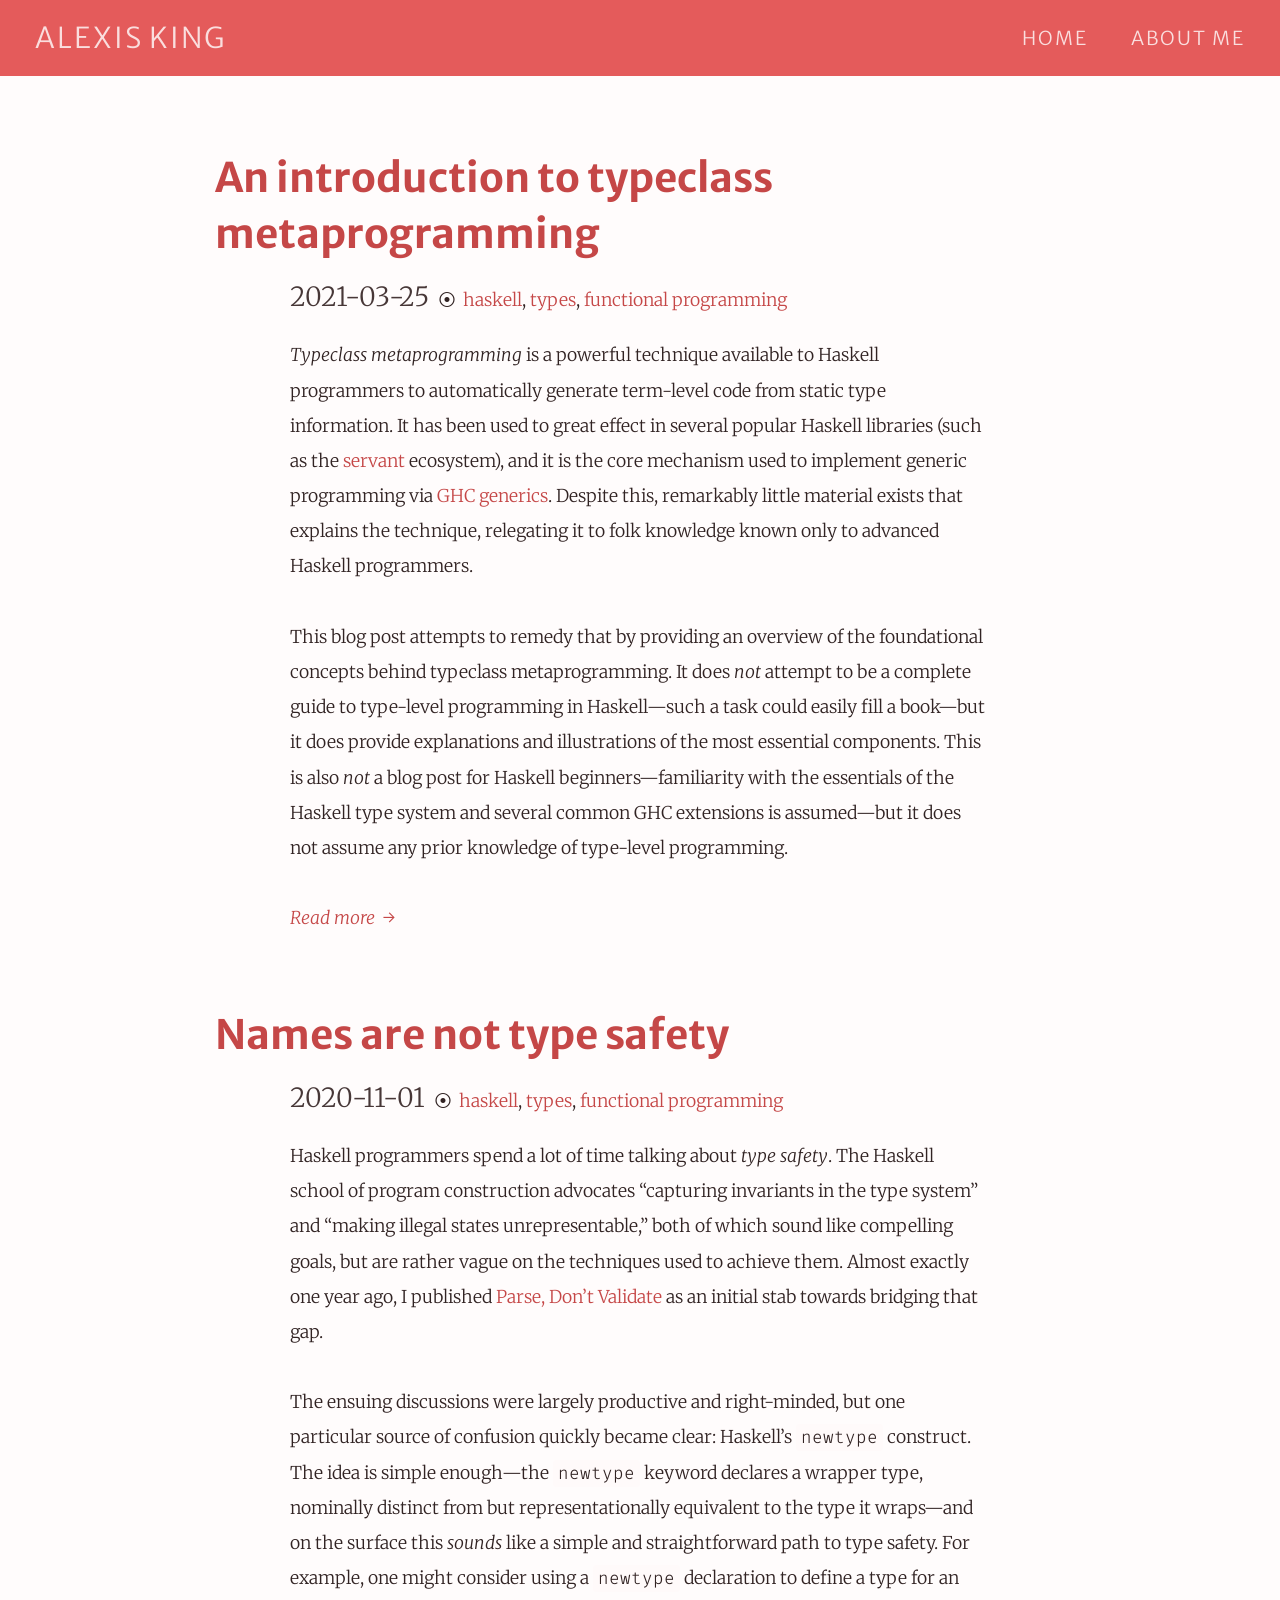
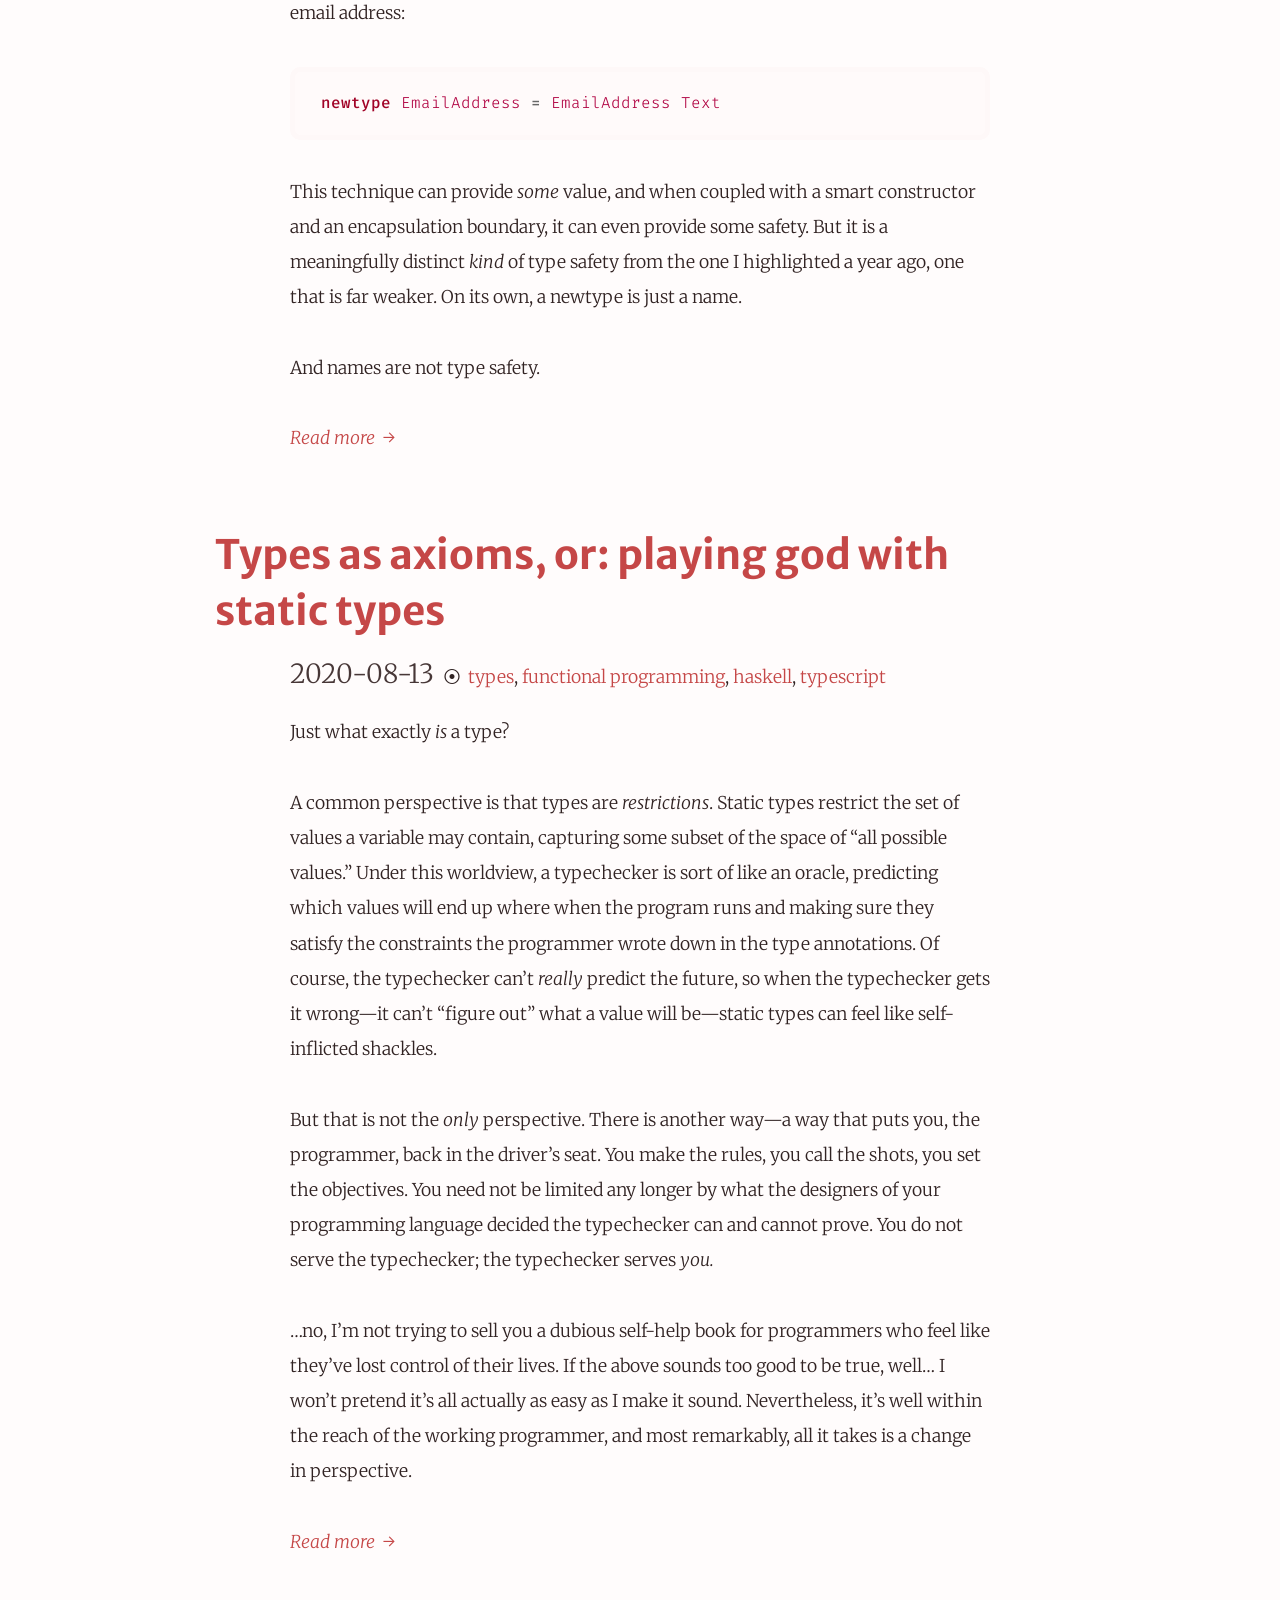
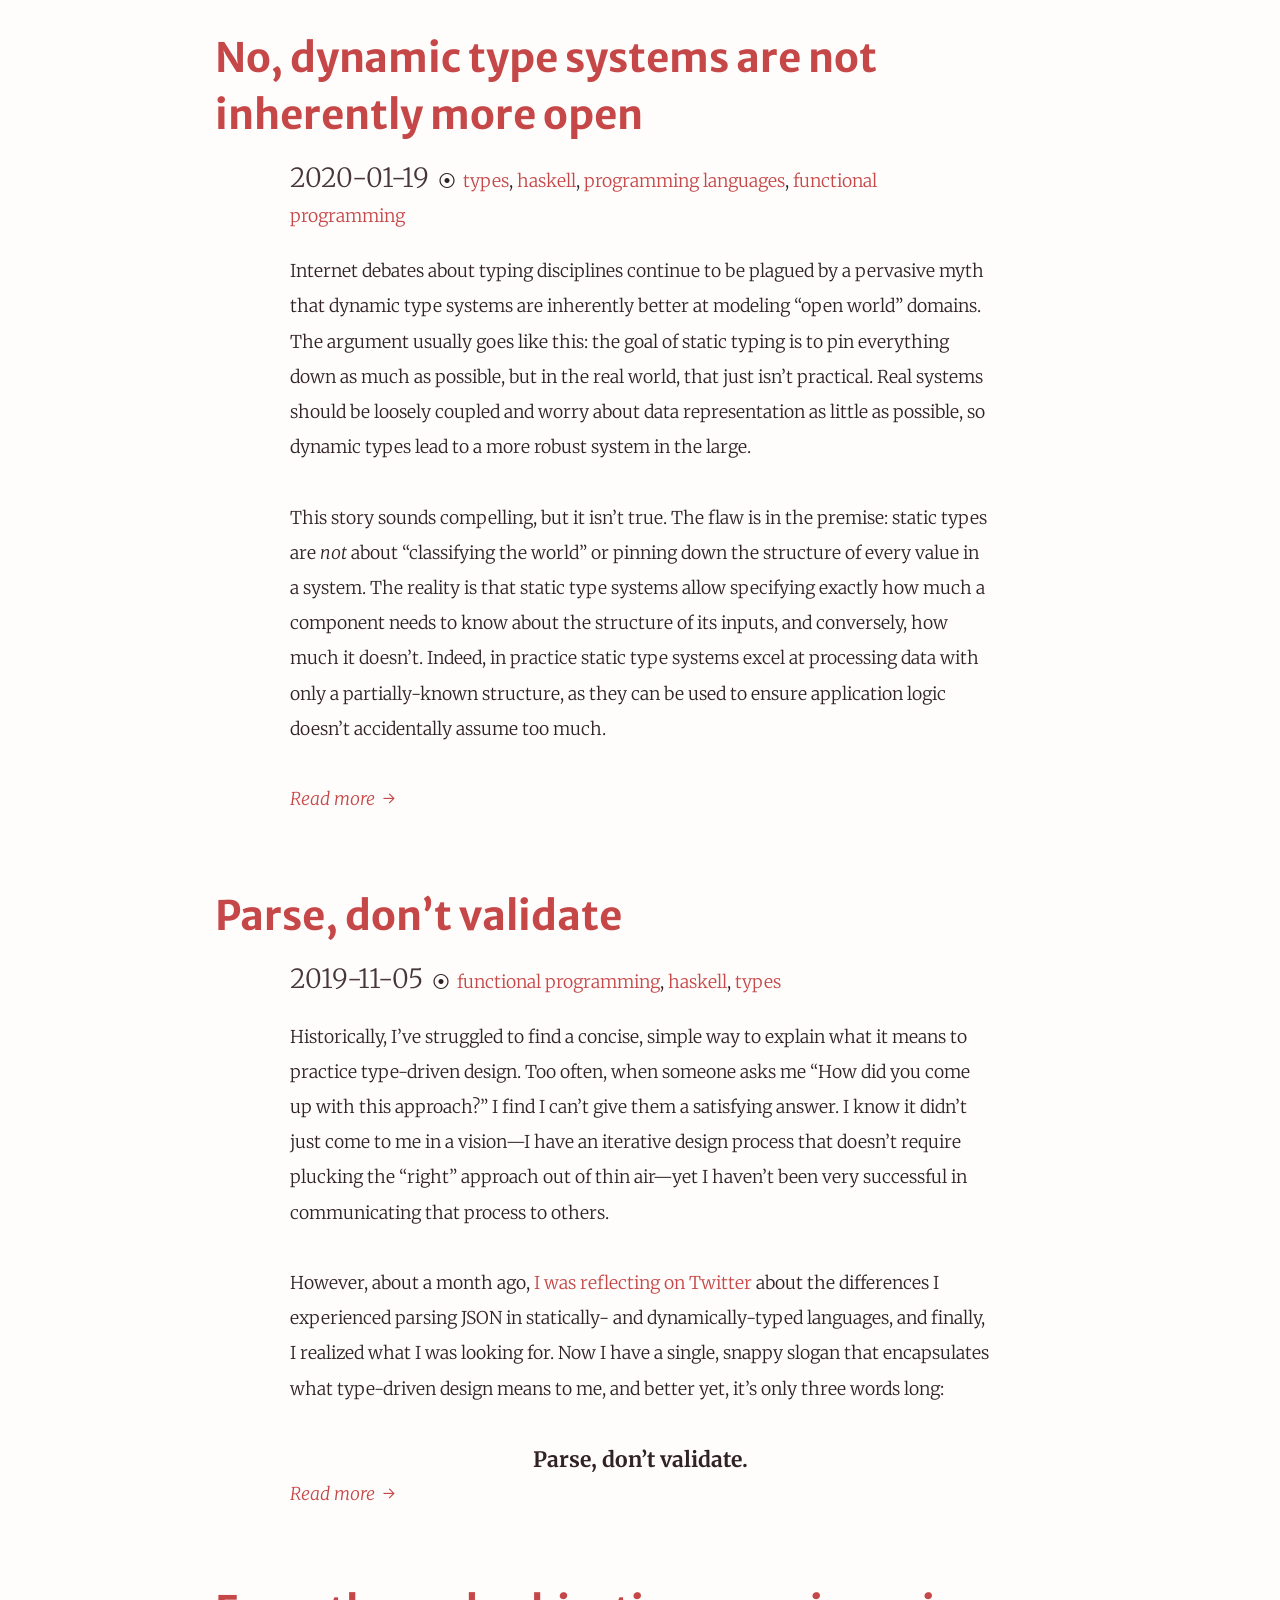
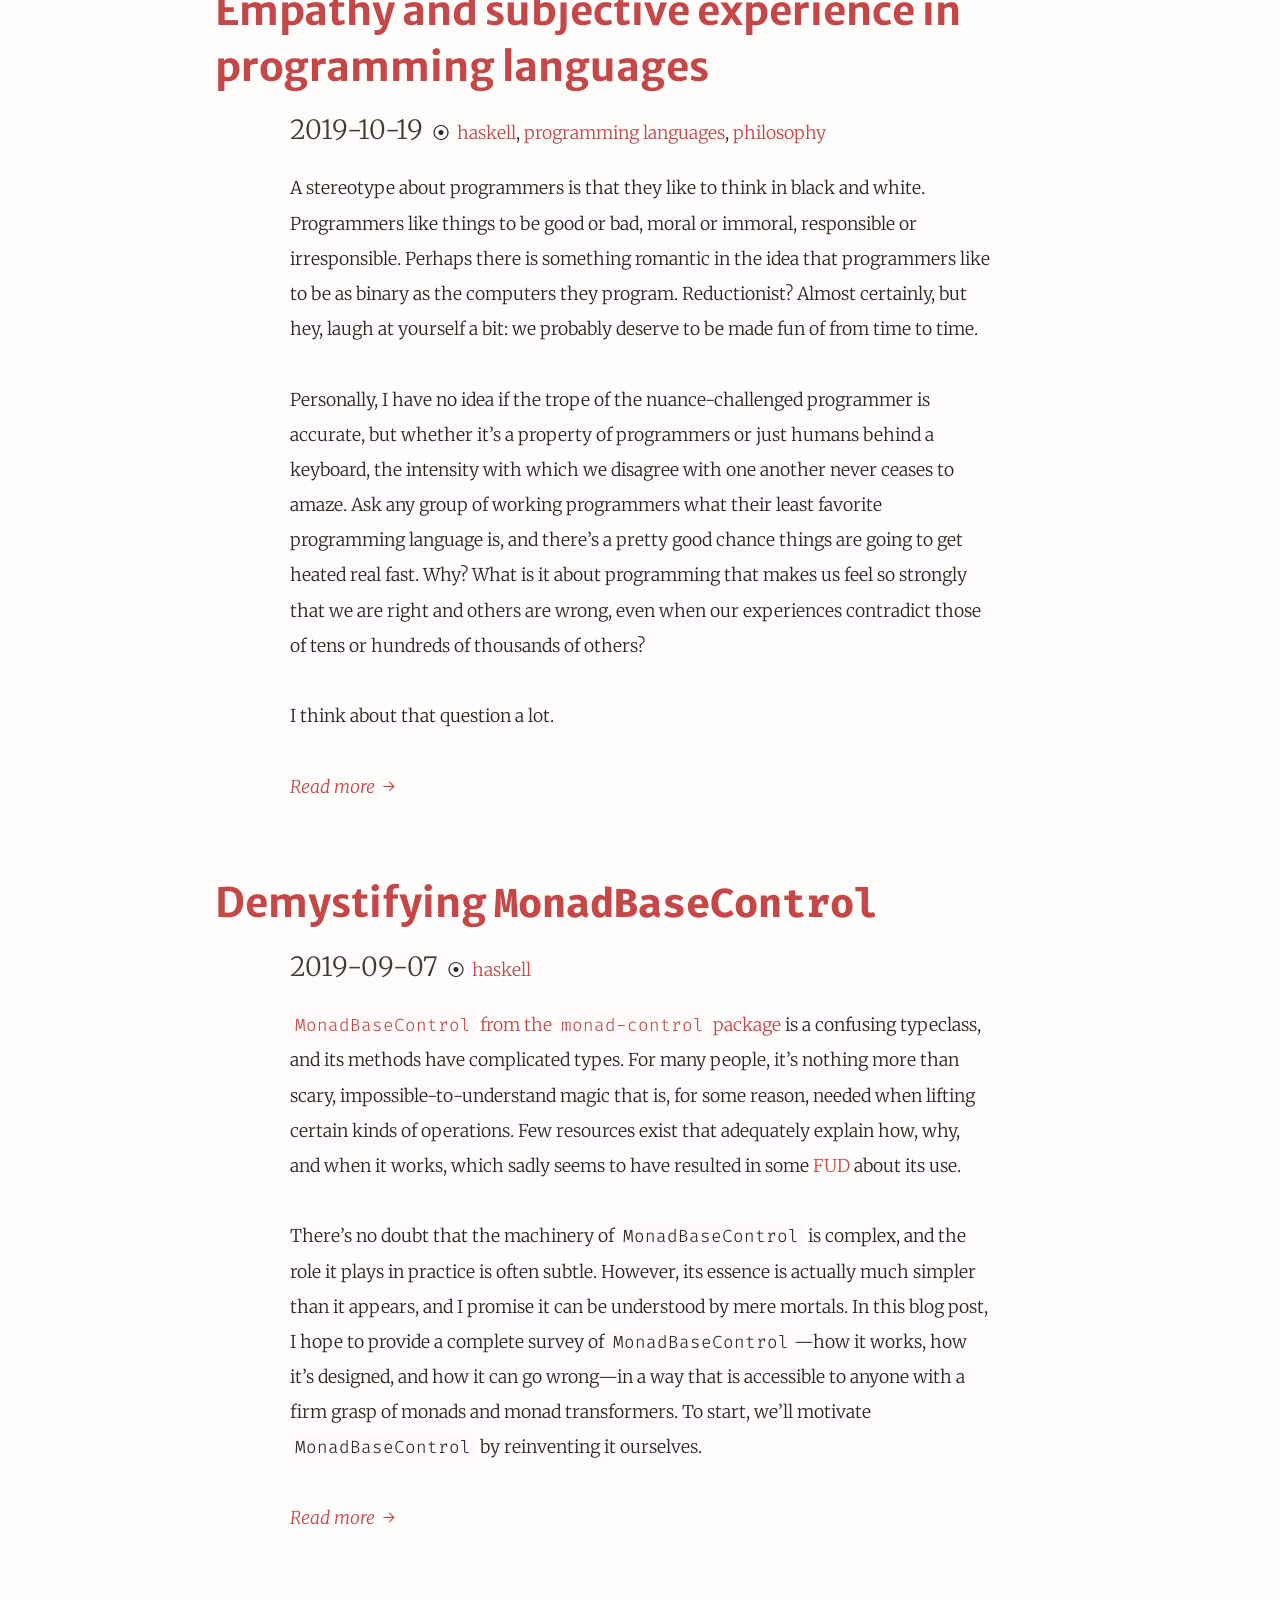
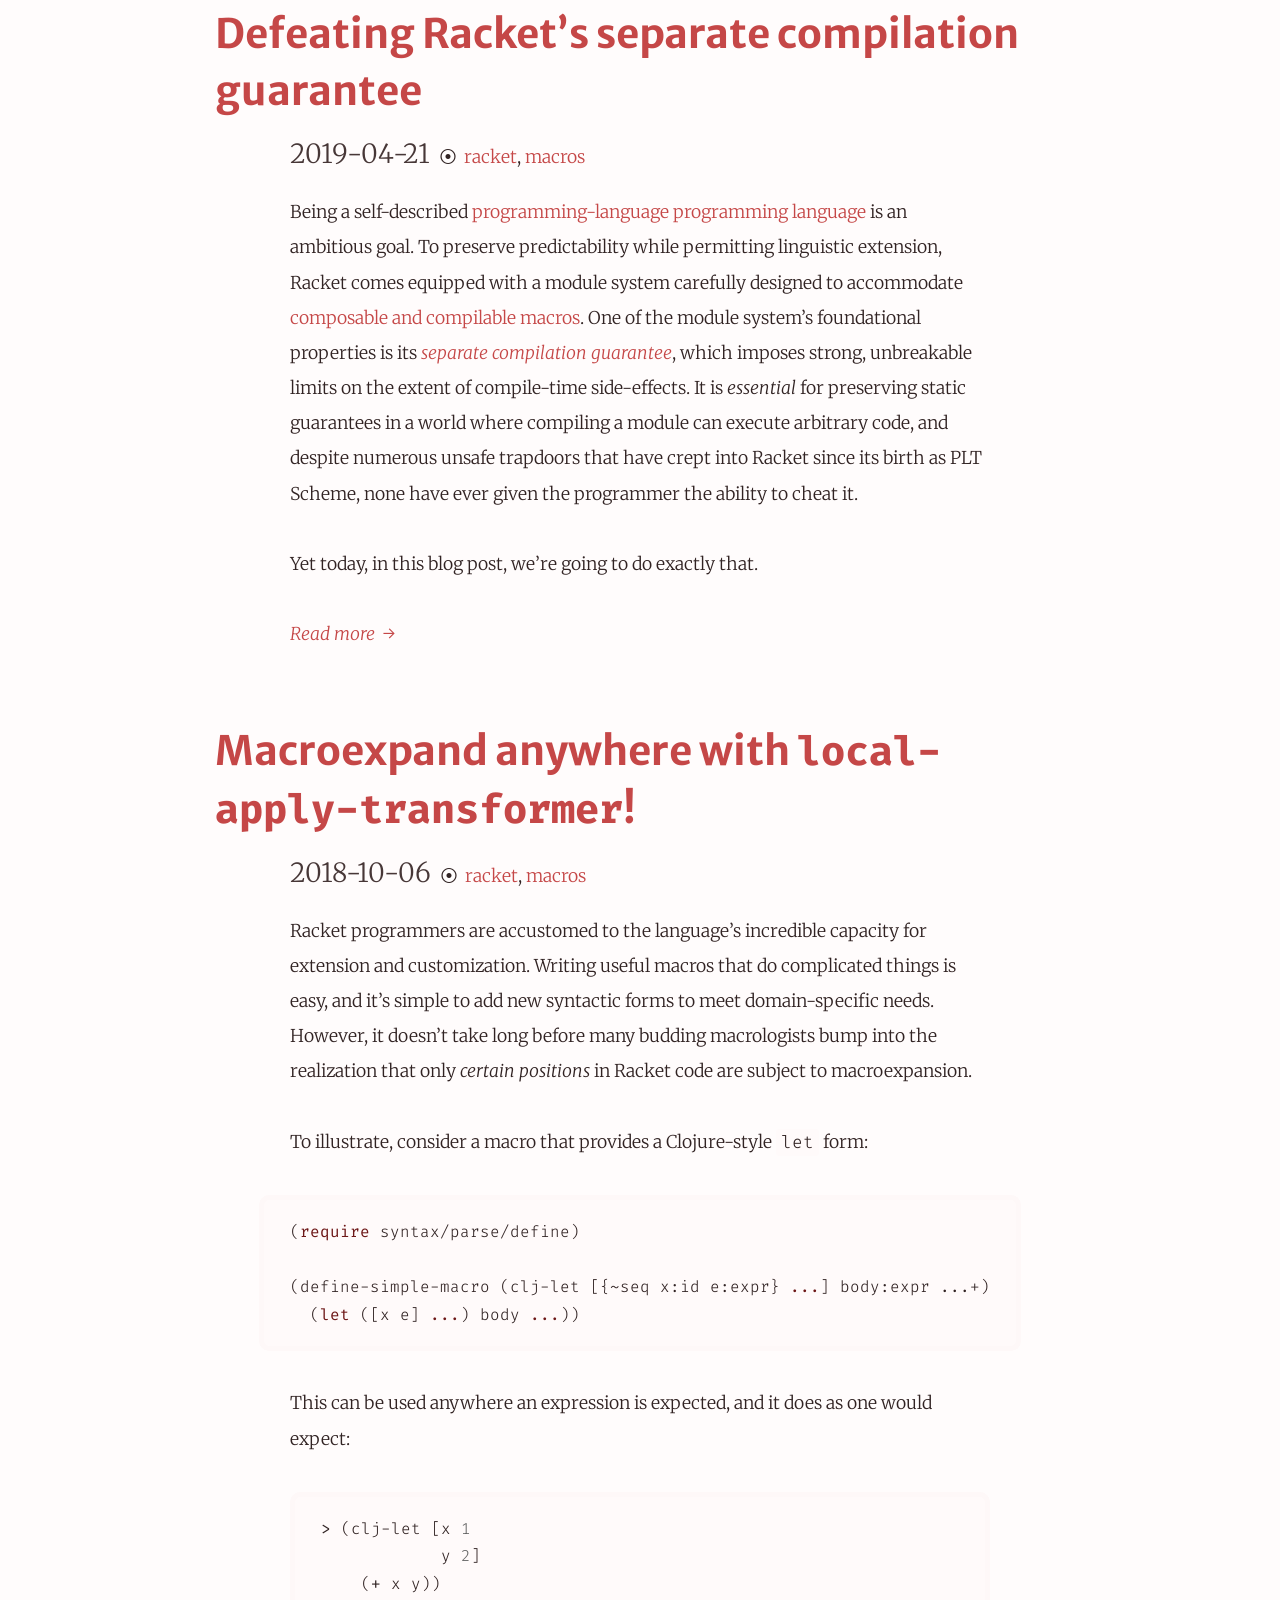
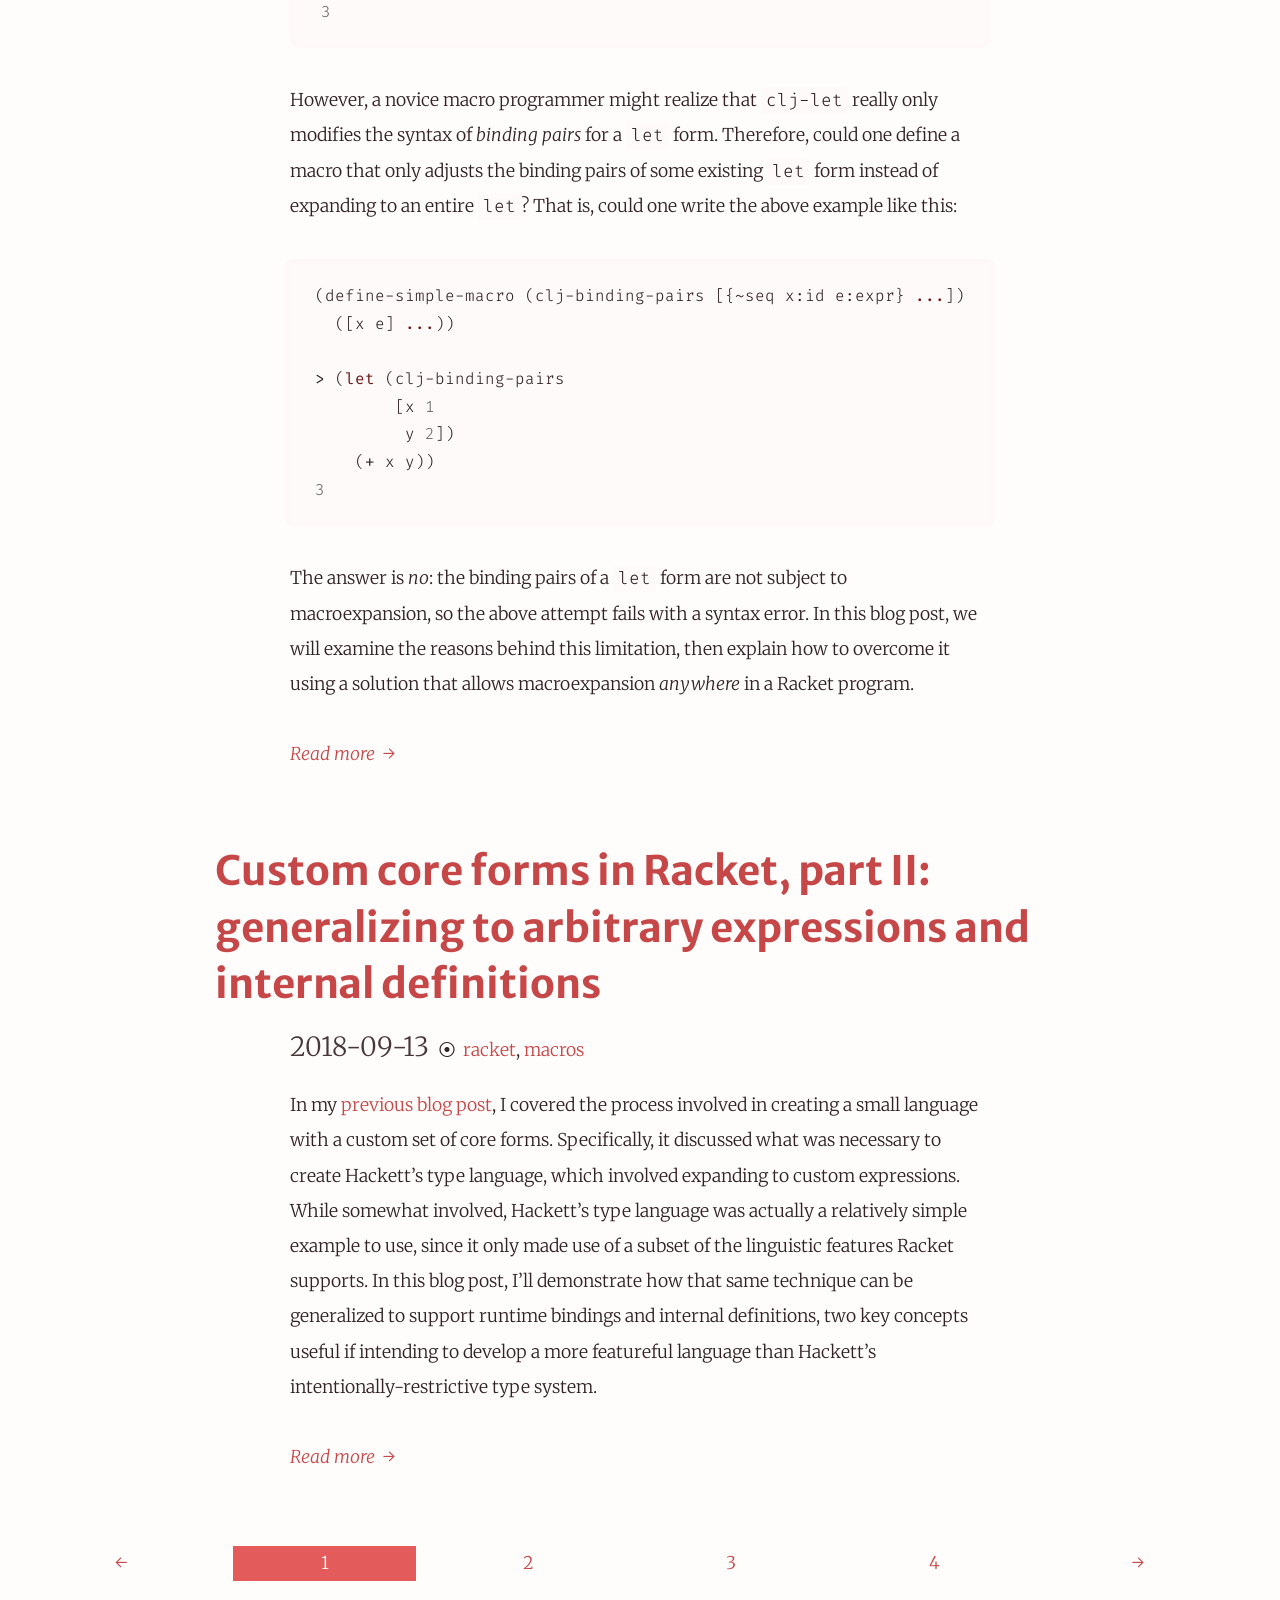
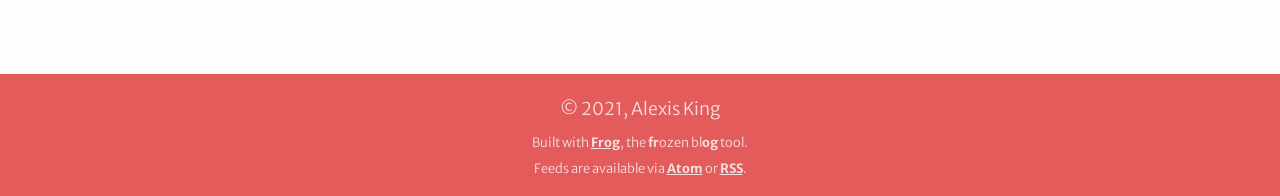
<file: index.html>
<!DOCTYPE html>
<html lang="en">
  <head>
    <meta charset="utf-8">
    <title>Alexis King's Blog</title>
    <meta name="description" content="Alexis King's Blog">
    <meta name="author"      content="Alexis King">
    <meta name="keywords"    content="testing, angular, meta, philosophy, typed racket, all, javascript, functional programming, programming languages, elm, racket, 12factor, hackett, envy, heroku, haskell, rails, macros, frog, ruby, types, typescript">
    <meta name="viewport"    content="width=device-width, initial-scale=1.0">
    <link rel="icon"      href="/favicon.ico">
    <link rel="canonical" href="http://lexi-lambda.github.io/index.html">


    <!-- CSS -->
    <link rel="stylesheet" type="text/css" href="https://fonts.googleapis.com/css?family=Merriweather+Sans:400,300,300italic,400italic,700,700italic,800,800italic|Merriweather:400,300,300italic,400italic,700,700italic,900,900italic|Fira+Code:300,400,500,600,700">
    <link rel="stylesheet" type="text/css" href="/css/application.min.css">
    <link rel="stylesheet" type="text/css" href="/css/pygments.min.css">
    <!-- Feeds -->
    <link rel="alternate" type="application/atom+xml"
          href="/feeds/all.atom.xml" title="Atom Feed">
    <link rel="alternate" type="application/rss+xml"
          href="/feeds/all.rss.xml" title="RSS Feed">
    <!-- JS -->
    <!-- <script src="/js/application.min.js"></script> -->
    <script type="text/javascript">
      (function(i,s,o,g,r,a,m){i['GoogleAnalyticsObject']=r;i[r]=i[r]||function(){
      (i[r].q=i[r].q||[]).push(arguments)},i[r].l=1*new Date();a=s.createElement(o),
      m=s.getElementsByTagName(o)[0];a.async=1;a.src=g;m.parentNode.insertBefore(a,m)
      })(window,document,'script','//www.google-analytics.com/analytics.js','ga');

      ga('create', 'UA-65250372-1', 'auto');
      ga('send', 'pageview');
    </script>
  </head>
  <body>
    <div id="page-content">
      <!-- Navigation Bar -->
      <header>
        <nav role="navigation" class="navigation-bar">
          <ul class="navigation-items left">
            <li id="blog-title-header"><a href="/"><h1>Alexis King</h1></a></li>
          </ul>
          <ul class="navigation-items center"></ul>
          <ul class="navigation-items right">
            <li><a href="/">Home</a></li>
            <li><a href="/resume.html">About Me</a></li>
          </ul>
        </nav>
      </header>
      <section role="main">
        <!-- Main column -->
        <div class="content" class="col-md-12">



          <article class="inline">
  <header>
    <h2 class="title"><a href='/blog/2021/03/25/an-introduction-to-typeclass-metaprogramming/'>An introduction to typeclass metaprogramming</a></h2>
    <div class='date-and-tags'>
      <time datetime="2021-03-25T00:00:00">
        2021-03-25
      </time>
      <span style="margin: 0 3px">⦿</span>
      <span class="tags"><a href="/tags/haskell.html">haskell</a>, <a href="/tags/types.html">types</a>, <a href="/tags/functional-programming.html">functional programming</a></span>
    </div>
  </header>

<p><em>Typeclass metaprogramming</em> is a powerful technique available to Haskell programmers to automatically generate term-level code from static type information. It has been used to great effect in several popular Haskell libraries (such as the <a href="https://hackage.haskell.org/package/servant">servant</a> ecosystem), and it is the core mechanism used to implement generic programming via <a href="https://hackage.haskell.org/package/base-4.14.1.0/docs/GHC-Generics.html">GHC generics</a>. Despite this, remarkably little material exists that explains the technique, relegating it to folk knowledge known only to advanced Haskell programmers.</p>

<p>This blog post attempts to remedy that by providing an overview of the foundational concepts behind typeclass metaprogramming. It does <em>not</em> attempt to be a complete guide to type-level programming in Haskell—such a task could easily fill a book—but it does provide explanations and illustrations of the most essential components. This is also <em>not</em> a blog post for Haskell beginners—familiarity with the essentials of the Haskell type system and several common GHC extensions is assumed—but it does not assume any prior knowledge of type-level programming.</p>
  <footer class="read-more">
    <a href="/blog/2021/03/25/an-introduction-to-typeclass-metaprogramming/"><span class="read-more-text">Read more</span> →</a>
  </footer>
</article>
<article class="inline">
  <header>
    <h2 class="title"><a href='/blog/2020/11/01/names-are-not-type-safety/'>Names are not type safety</a></h2>
    <div class='date-and-tags'>
      <time datetime="2020-11-01T18:00:00">
        2020-11-01
      </time>
      <span style="margin: 0 3px">⦿</span>
      <span class="tags"><a href="/tags/haskell.html">haskell</a>, <a href="/tags/types.html">types</a>, <a href="/tags/functional-programming.html">functional programming</a></span>
    </div>
  </header>

<p>Haskell programmers spend a lot of time talking about <em>type safety</em>. The Haskell school of program construction advocates “capturing invariants in the type system” and “making illegal states unrepresentable,” both of which sound like compelling goals, but are rather vague on the techniques used to achieve them. Almost exactly one year ago, I published <a href="/blog/2019/11/05/parse-don-t-validate/">Parse, Don’t Validate</a> as an initial stab towards bridging that gap.</p>

<p>The ensuing discussions were largely productive and right-minded, but one particular source of confusion quickly became clear: Haskell’s <code>newtype</code> construct. The idea is simple enough—the <code>newtype</code> keyword declares a wrapper type, nominally distinct from but representationally equivalent to the type it wraps—and on the surface this <em>sounds</em> like a simple and straightforward path to type safety. For example, one might consider using a <code>newtype</code> declaration to define a type for an email address:</p>

<div class="brush: haskell">
 <div class="source">
  <pre><span></span><span class="kr">newtype</span> <span class="kt">EmailAddress</span> <span class="ow">=</span> <span class="kt">EmailAddress</span> <span class="kt">Text</span>
</pre></div>

</div>

<p>This technique can provide <em>some</em> value, and when coupled with a smart constructor and an encapsulation boundary, it can even provide some safety. But it is a meaningfully distinct <em>kind</em> of type safety from the one I highlighted a year ago, one that is far weaker. On its own, a newtype is just a name.</p>

<p>And names are not type safety.</p>
  <footer class="read-more">
    <a href="/blog/2020/11/01/names-are-not-type-safety/"><span class="read-more-text">Read more</span> →</a>
  </footer>
</article>
<article class="inline">
  <header>
    <h2 class="title"><a href='/blog/2020/08/13/types-as-axioms-or-playing-god-with-static-types/'>Types as axioms, or: playing god with static types</a></h2>
    <div class='date-and-tags'>
      <time datetime="2020-08-13T13:51:57">
        2020-08-13
      </time>
      <span style="margin: 0 3px">⦿</span>
      <span class="tags"><a href="/tags/types.html">types</a>, <a href="/tags/functional-programming.html">functional programming</a>, <a href="/tags/haskell.html">haskell</a>, <a href="/tags/typescript.html">typescript</a></span>
    </div>
  </header>

<p>Just what exactly <em>is</em> a type?</p>

<p>A common perspective is that types are <em>restrictions</em>. Static types restrict the set of values a variable may contain, capturing some subset of the space of “all possible values.” Under this worldview, a typechecker is sort of like an oracle, predicting which values will end up where when the program runs and making sure they satisfy the constraints the programmer wrote down in the type annotations. Of course, the typechecker can’t <em>really</em> predict the future, so when the typechecker gets it wrong—it can’t “figure out” what a value will be—static types can feel like self-inflicted shackles.</p>

<p>But that is not the <em>only</em> perspective. There is another way—a way that puts you, the programmer, back in the driver’s seat. You make the rules, you call the shots, you set the objectives. You need not be limited any longer by what the designers of your programming language decided the typechecker can and cannot prove. You do not serve the typechecker; the typechecker serves <em>you.</em></p>

<p>…no, I’m not trying to sell you a dubious self-help book for programmers who feel like they’ve lost control of their lives. If the above sounds too good to be true, well… I won’t pretend it’s all actually as easy as I make it sound. Nevertheless, it’s well within the reach of the working programmer, and most remarkably, all it takes is a change in perspective.</p>
  <footer class="read-more">
    <a href="/blog/2020/08/13/types-as-axioms-or-playing-god-with-static-types/"><span class="read-more-text">Read more</span> →</a>
  </footer>
</article>
<article class="inline">
  <header>
    <h2 class="title"><a href='/blog/2020/01/19/no-dynamic-type-systems-are-not-inherently-more-open/'>No, dynamic type systems are not inherently more open</a></h2>
    <div class='date-and-tags'>
      <time datetime="2020-01-19T00:00:00">
        2020-01-19
      </time>
      <span style="margin: 0 3px">⦿</span>
      <span class="tags"><a href="/tags/types.html">types</a>, <a href="/tags/haskell.html">haskell</a>, <a href="/tags/programming-languages.html">programming languages</a>, <a href="/tags/functional-programming.html">functional programming</a></span>
    </div>
  </header>

<p>Internet debates about typing disciplines continue to be plagued by a pervasive myth that dynamic type systems are inherently better at modeling “open world” domains. The argument usually goes like this: the goal of static typing is to pin everything down as much as possible, but in the real world, that just isn’t practical. Real systems should be loosely coupled and worry about data representation as little as possible, so dynamic types lead to a more robust system in the large.</p>

<p>This story sounds compelling, but it isn’t true. The flaw is in the premise: static types are <em>not</em> about “classifying the world” or pinning down the structure of every value in a system. The reality is that static type systems allow specifying exactly how much a component needs to know about the structure of its inputs, and conversely, how much it doesn’t. Indeed, in practice static type systems excel at processing data with only a partially-known structure, as they can be used to ensure application logic doesn’t accidentally assume too much.</p>
  <footer class="read-more">
    <a href="/blog/2020/01/19/no-dynamic-type-systems-are-not-inherently-more-open/"><span class="read-more-text">Read more</span> →</a>
  </footer>
</article>
<article class="inline">
  <header>
    <h2 class="title"><a href='/blog/2019/11/05/parse-don-t-validate/'>Parse, don’t validate</a></h2>
    <div class='date-and-tags'>
      <time datetime="2019-11-05T17:09:58">
        2019-11-05
      </time>
      <span style="margin: 0 3px">⦿</span>
      <span class="tags"><a href="/tags/functional-programming.html">functional programming</a>, <a href="/tags/haskell.html">haskell</a>, <a href="/tags/types.html">types</a></span>
    </div>
  </header>

<p>Historically, I’ve struggled to find a concise, simple way to explain what it means to practice type-driven design. Too often, when someone asks me “How did you come up with this approach?” I find I can’t give them a satisfying answer. I know it didn’t just come to me in a vision—I have an iterative design process that doesn’t require plucking the “right” approach out of thin air—yet I haven’t been very successful in communicating that process to others.</p>

<p>However, about a month ago, <a href="https://twitter.com/lexi_lambda/status/1182242561655746560">I was reflecting on Twitter</a> about the differences I experienced parsing JSON in statically- and dynamically-typed languages, and finally, I realized what I was looking for. Now I have a single, snappy slogan that encapsulates what type-driven design means to me, and better yet, it’s only three words long:</p>

<div style="text-align: center; font-size: larger"><strong>Parse, don’t validate.</strong></div>
  <footer class="read-more">
    <a href="/blog/2019/11/05/parse-don-t-validate/"><span class="read-more-text">Read more</span> →</a>
  </footer>
</article>
<article class="inline">
  <header>
    <h2 class="title"><a href='/blog/2019/10/19/empathy-and-subjective-experience-in-programming-languages/'>Empathy and subjective experience in programming languages</a></h2>
    <div class='date-and-tags'>
      <time datetime="2019-10-19T08:35:44">
        2019-10-19
      </time>
      <span style="margin: 0 3px">⦿</span>
      <span class="tags"><a href="/tags/haskell.html">haskell</a>, <a href="/tags/programming-languages.html">programming languages</a>, <a href="/tags/philosophy.html">philosophy</a></span>
    </div>
  </header>

<p>A stereotype about programmers is that they like to think in black and white. Programmers like things to be good or bad, moral or immoral, responsible or irresponsible. Perhaps there is something romantic in the idea that programmers like to be as binary as the computers they program. Reductionist? Almost certainly, but hey, laugh at yourself a bit: we probably deserve to be made fun of from time to time.</p>

<p>Personally, I have no idea if the trope of the nuance-challenged programmer is accurate, but whether it’s a property of programmers or just humans behind a keyboard, the intensity with which we disagree with one another never ceases to amaze. Ask any group of working programmers what their least favorite programming language is, and there’s a pretty good chance things are going to get heated real fast. Why? What is it about programming that makes us feel so strongly that we are right and others are wrong, even when our experiences contradict those of tens or hundreds of thousands of others?</p>

<p>I think about that question a lot.</p>
  <footer class="read-more">
    <a href="/blog/2019/10/19/empathy-and-subjective-experience-in-programming-languages/"><span class="read-more-text">Read more</span> →</a>
  </footer>
</article>
<article class="inline">
  <header>
    <h2 class="title"><a href='/blog/2019/09/07/demystifying-monadbasecontrol/'>Demystifying <code>MonadBaseControl</code></a></h2>
    <div class='date-and-tags'>
      <time datetime="2019-09-07T18:00:00">
        2019-09-07
      </time>
      <span style="margin: 0 3px">⦿</span>
      <span class="tags"><a href="/tags/haskell.html">haskell</a></span>
    </div>
  </header>

<p><a href="https://hackage.haskell.org/package/monad-control-1.0.2.3/docs/Control-Monad-Trans-Control.html#t:MonadBaseControl"><code>MonadBaseControl</code> from the <code>monad-control</code> package</a> is a confusing typeclass, and its methods have complicated types. For many people, it’s nothing more than scary, impossible-to-understand magic that is, for some reason, needed when lifting certain kinds of operations. Few resources exist that adequately explain how, why, and when it works, which sadly seems to have resulted in some <a href="https://en.wikipedia.org/wiki/Fear,_uncertainty,_and_doubt">FUD</a> about its use.</p>

<p>There’s no doubt that the machinery of <code>MonadBaseControl</code> is complex, and the role it plays in practice is often subtle. However, its essence is actually much simpler than it appears, and I promise it can be understood by mere mortals. In this blog post, I hope to provide a complete survey of <code>MonadBaseControl</code>—how it works, how it’s designed, and how it can go wrong—in a way that is accessible to anyone with a firm grasp of monads and monad transformers. To start, we’ll motivate <code>MonadBaseControl</code> by reinventing it ourselves.</p>
  <footer class="read-more">
    <a href="/blog/2019/09/07/demystifying-monadbasecontrol/"><span class="read-more-text">Read more</span> →</a>
  </footer>
</article>
<article class="inline">
  <header>
    <h2 class="title"><a href='/blog/2019/04/21/defeating-racket-s-separate-compilation-guarantee/'>Defeating Racket’s separate compilation guarantee</a></h2>
    <div class='date-and-tags'>
      <time datetime="2019-04-21T05:30:00">
        2019-04-21
      </time>
      <span style="margin: 0 3px">⦿</span>
      <span class="tags"><a href="/tags/racket.html">racket</a>, <a href="/tags/macros.html">macros</a></span>
    </div>
  </header>

<p>Being a self-described <a href="https://felleisen.org/matthias/manifesto/sec_pl-pl.html">programming-language programming language</a> is an ambitious goal. To preserve predictability while permitting linguistic extension, Racket comes equipped with a module system carefully designed to accommodate <a href="https://www.cs.utah.edu/plt/publications/macromod.pdf">composable and compilable macros</a>. One of the module system’s foundational properties is its <a href="https://docs.racket-lang.org/reference/eval-model.html#%28part._separate-compilation%29"><em>separate compilation guarantee</em></a>, which imposes strong, unbreakable limits on the extent of compile-time side-effects. It is <em>essential</em> for preserving static guarantees in a world where compiling a module can execute arbitrary code, and despite numerous unsafe trapdoors that have crept into Racket since its birth as PLT Scheme, none have ever given the programmer the ability to cheat it.</p>

<p>Yet today, in this blog post, we’re going to do exactly that.</p>
  <footer class="read-more">
    <a href="/blog/2019/04/21/defeating-racket-s-separate-compilation-guarantee/"><span class="read-more-text">Read more</span> →</a>
  </footer>
</article>
<article class="inline">
  <header>
    <h2 class="title"><a href='/blog/2018/10/06/macroexpand-anywhere-with-local-apply-transformer/'>Macroexpand anywhere with <code>local-apply-transformer</code>!</a></h2>
    <div class='date-and-tags'>
      <time datetime="2018-10-06T22:34:46">
        2018-10-06
      </time>
      <span style="margin: 0 3px">⦿</span>
      <span class="tags"><a href="/tags/racket.html">racket</a>, <a href="/tags/macros.html">macros</a></span>
    </div>
  </header>

<p>Racket programmers are accustomed to the language’s incredible capacity for extension and customization. Writing useful macros that do complicated things is easy, and it’s simple to add new syntactic forms to meet domain-specific needs. However, it doesn’t take long before many budding macrologists bump into the realization that only <em>certain positions</em> in Racket code are subject to macroexpansion.</p>

<p>To illustrate, consider a macro that provides a Clojure-style <code>let</code> form:</p>

<div class="brush: racket">
 <div class="source">
  <pre><span></span><span class="p">(</span><span class="k">require</span> <span class="n">syntax/parse/define</span><span class="p">)</span>

<span class="p">(</span><span class="n">define-simple-macro</span> <span class="p">(</span><span class="n">clj-let</span> <span class="p">[{</span><span class="n">~seq</span> <span class="n">x:id</span> <span class="n">e:expr</span><span class="p">}</span> <span class="k">...</span><span class="p">]</span> <span class="n">body:expr</span> <span class="n">...+</span><span class="p">)</span>
  <span class="p">(</span><span class="k">let</span> <span class="p">([</span><span class="n">x</span> <span class="n">e</span><span class="p">]</span> <span class="k">...</span><span class="p">)</span> <span class="n">body</span> <span class="k">...</span><span class="p">))</span>
</pre></div>

</div>

<p>This can be used anywhere an expression is expected, and it does as one would expect:</p>

<div class="brush: racket">
 <div class="source">
  <pre><span></span><span class="nb">&gt;</span> <span class="p">(</span><span class="n">clj-let</span> <span class="p">[</span><span class="n">x</span> <span class="mi">1</span>
            <span class="n">y</span> <span class="mi">2</span><span class="p">]</span>
    <span class="p">(</span><span class="nb">+</span> <span class="n">x</span> <span class="n">y</span><span class="p">))</span>
<span class="mi">3</span>
</pre></div>

</div>

<p>However, a novice macro programmer might realize that <code>clj-let</code> really only modifies the syntax of <em>binding pairs</em> for a <code>let</code> form. Therefore, could one define a macro that only adjusts the binding pairs of some existing <code>let</code> form instead of expanding to an entire <code>let</code>? That is, could one write the above example like this:</p>

<div class="brush: racket">
 <div class="source">
  <pre><span></span><span class="p">(</span><span class="n">define-simple-macro</span> <span class="p">(</span><span class="n">clj-binding-pairs</span> <span class="p">[{</span><span class="n">~seq</span> <span class="n">x:id</span> <span class="n">e:expr</span><span class="p">}</span> <span class="k">...</span><span class="p">])</span>
  <span class="p">([</span><span class="n">x</span> <span class="n">e</span><span class="p">]</span> <span class="k">...</span><span class="p">))</span>

<span class="nb">&gt;</span> <span class="p">(</span><span class="k">let</span> <span class="p">(</span><span class="n">clj-binding-pairs</span>
        <span class="p">[</span><span class="n">x</span> <span class="mi">1</span>
         <span class="n">y</span> <span class="mi">2</span><span class="p">])</span>
    <span class="p">(</span><span class="nb">+</span> <span class="n">x</span> <span class="n">y</span><span class="p">))</span>
<span class="mi">3</span>
</pre></div>

</div>

<p>The answer is <em>no</em>: the binding pairs of a <code>let</code> form are not subject to macroexpansion, so the above attempt fails with a syntax error. In this blog post, we will examine the reasons behind this limitation, then explain how to overcome it using a solution that allows macroexpansion <em>anywhere</em> in a Racket program.</p>
  <footer class="read-more">
    <a href="/blog/2018/10/06/macroexpand-anywhere-with-local-apply-transformer/"><span class="read-more-text">Read more</span> →</a>
  </footer>
</article>
<article class="inline">
  <header>
    <h2 class="title"><a href='/blog/2018/09/13/custom-core-forms-in-racket-part-ii-generalizing-to-arbitrary-expressions-and-internal-definitions/'>Custom core forms in Racket, part II: generalizing to arbitrary expressions and internal definitions</a></h2>
    <div class='date-and-tags'>
      <time datetime="2018-09-13T00:00:00">
        2018-09-13
      </time>
      <span style="margin: 0 3px">⦿</span>
      <span class="tags"><a href="/tags/racket.html">racket</a>, <a href="/tags/macros.html">macros</a></span>
    </div>
  </header>

<p>In my <a href="/blog/2018/04/15/reimplementing-hackett-s-type-language-expanding-to-custom-core-forms-in-racket/">previous blog post</a>, I covered the process involved in creating a small language with a custom set of core forms. Specifically, it discussed what was necessary to create Hackett’s type language, which involved expanding to custom expressions. While somewhat involved, Hackett’s type language was actually a relatively simple example to use, since it only made use of a subset of the linguistic features Racket supports. In this blog post, I’ll demonstrate how that same technique can be generalized to support runtime bindings and internal definitions, two key concepts useful if intending to develop a more featureful language than Hackett’s intentionally-restrictive type system.</p>
  <footer class="read-more">
    <a href="/blog/2018/09/13/custom-core-forms-in-racket-part-ii-generalizing-to-arbitrary-expressions-and-internal-definitions/"><span class="read-more-text">Read more</span> →</a>
  </footer>
</article>
<footer>
 <ul class="pagination">
  <li class="page-item disabled"><a class="page-link" href="#">
    <quote>&larr;</quote></a></li>
  <li class="page-item active"><a class="page-link" href="/index.html">1</a></li>
  <li class="page-item"><a class="page-link" href="/index-2.html">2</a></li>
  <li class="page-item"><a class="page-link" href="/index-3.html">3</a></li>
  <li class="page-item"><a class="page-link" href="/index-4.html">4</a></li>
  <li class="page-item"><a class="page-link" href="/index-2.html">
    <quote>&rarr;</quote></a></li></ul></footer>
        </div>
      </section>
      <footer>
        <div class="content">
          <h2 id="copyright-notice">© 2021, Alexis King</h2>
          <h3>
            Built with <a href="https://github.com/greghendershott/frog">Frog</a>, the
            <strong>fr</strong>ozen bl<strong>og</strong> tool.
          </h3>
          <h3>
            Feeds are available via <a href="/feeds/all.atom.xml">Atom</a>
            or <a href="/feeds/all.rss.xml">RSS</a>.
          </h3>
        </div>
      </footer>
    </div>
  </body>
</html>
</file>
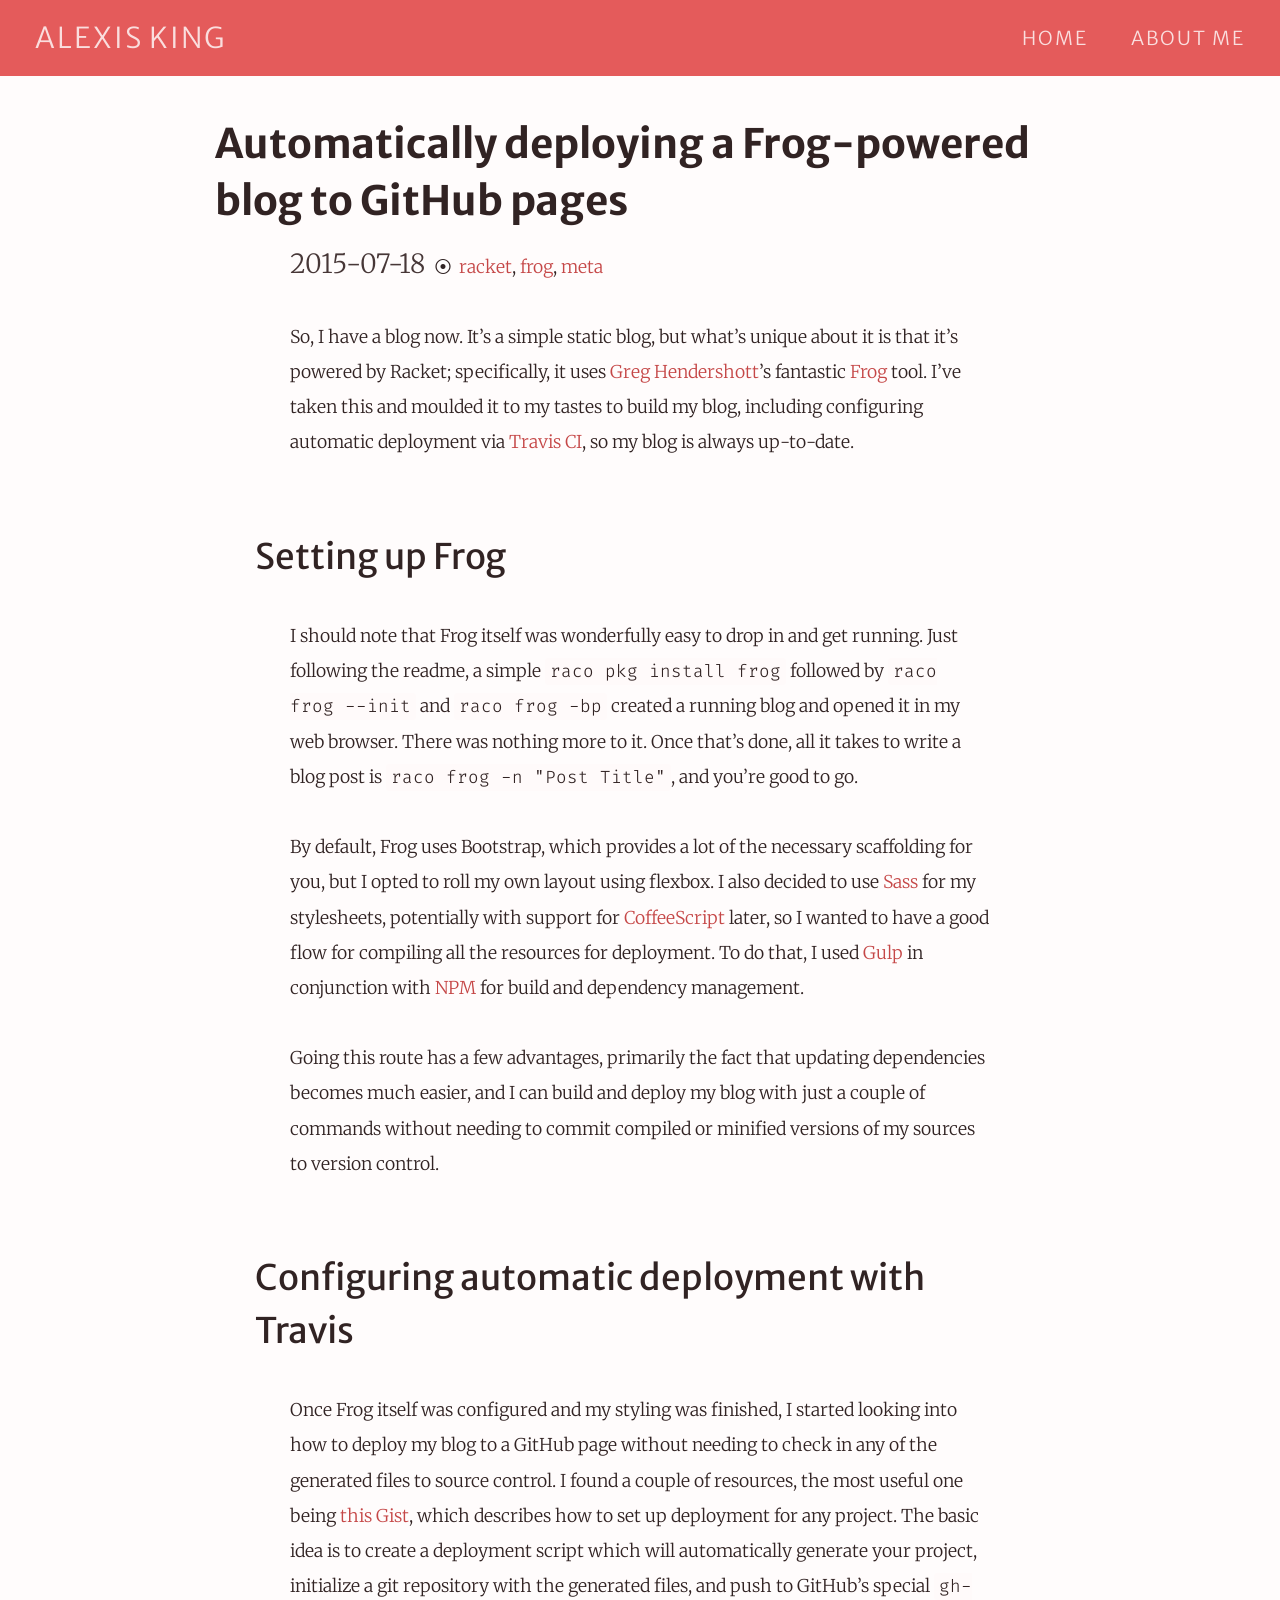
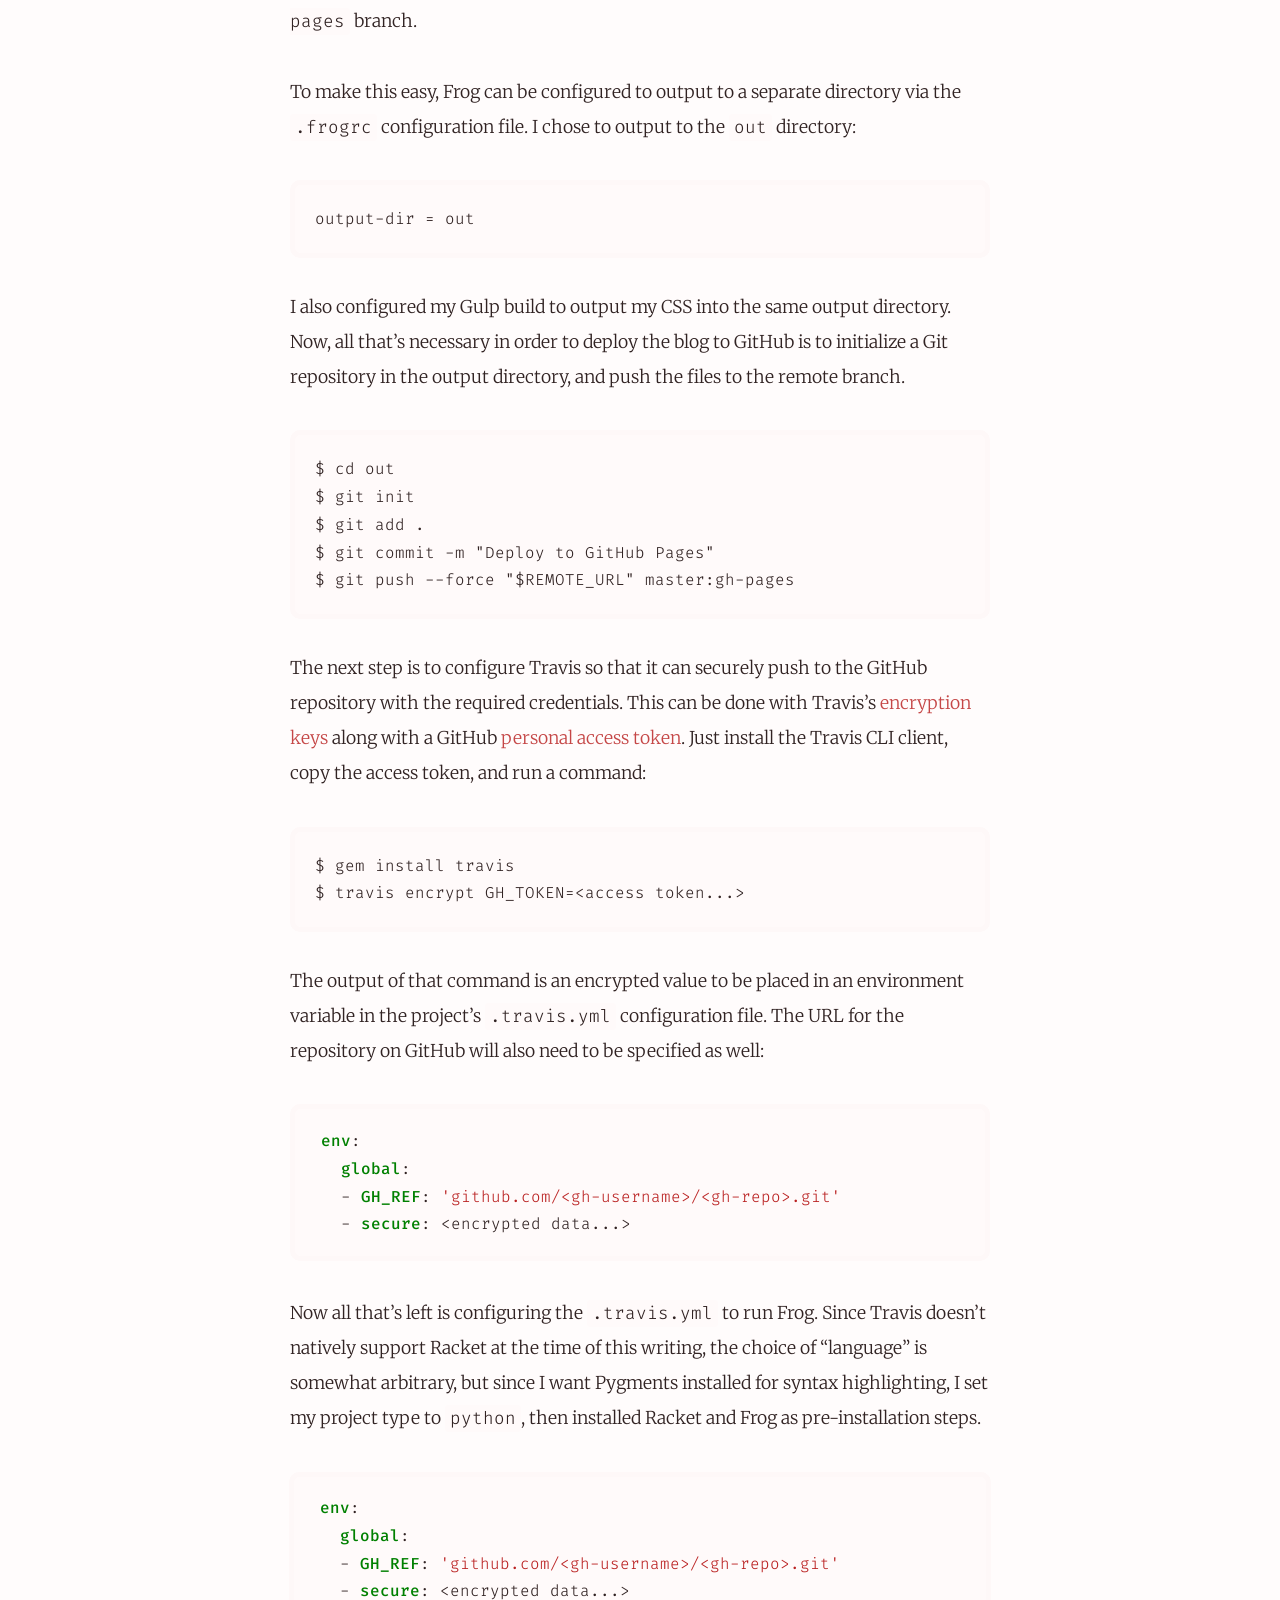
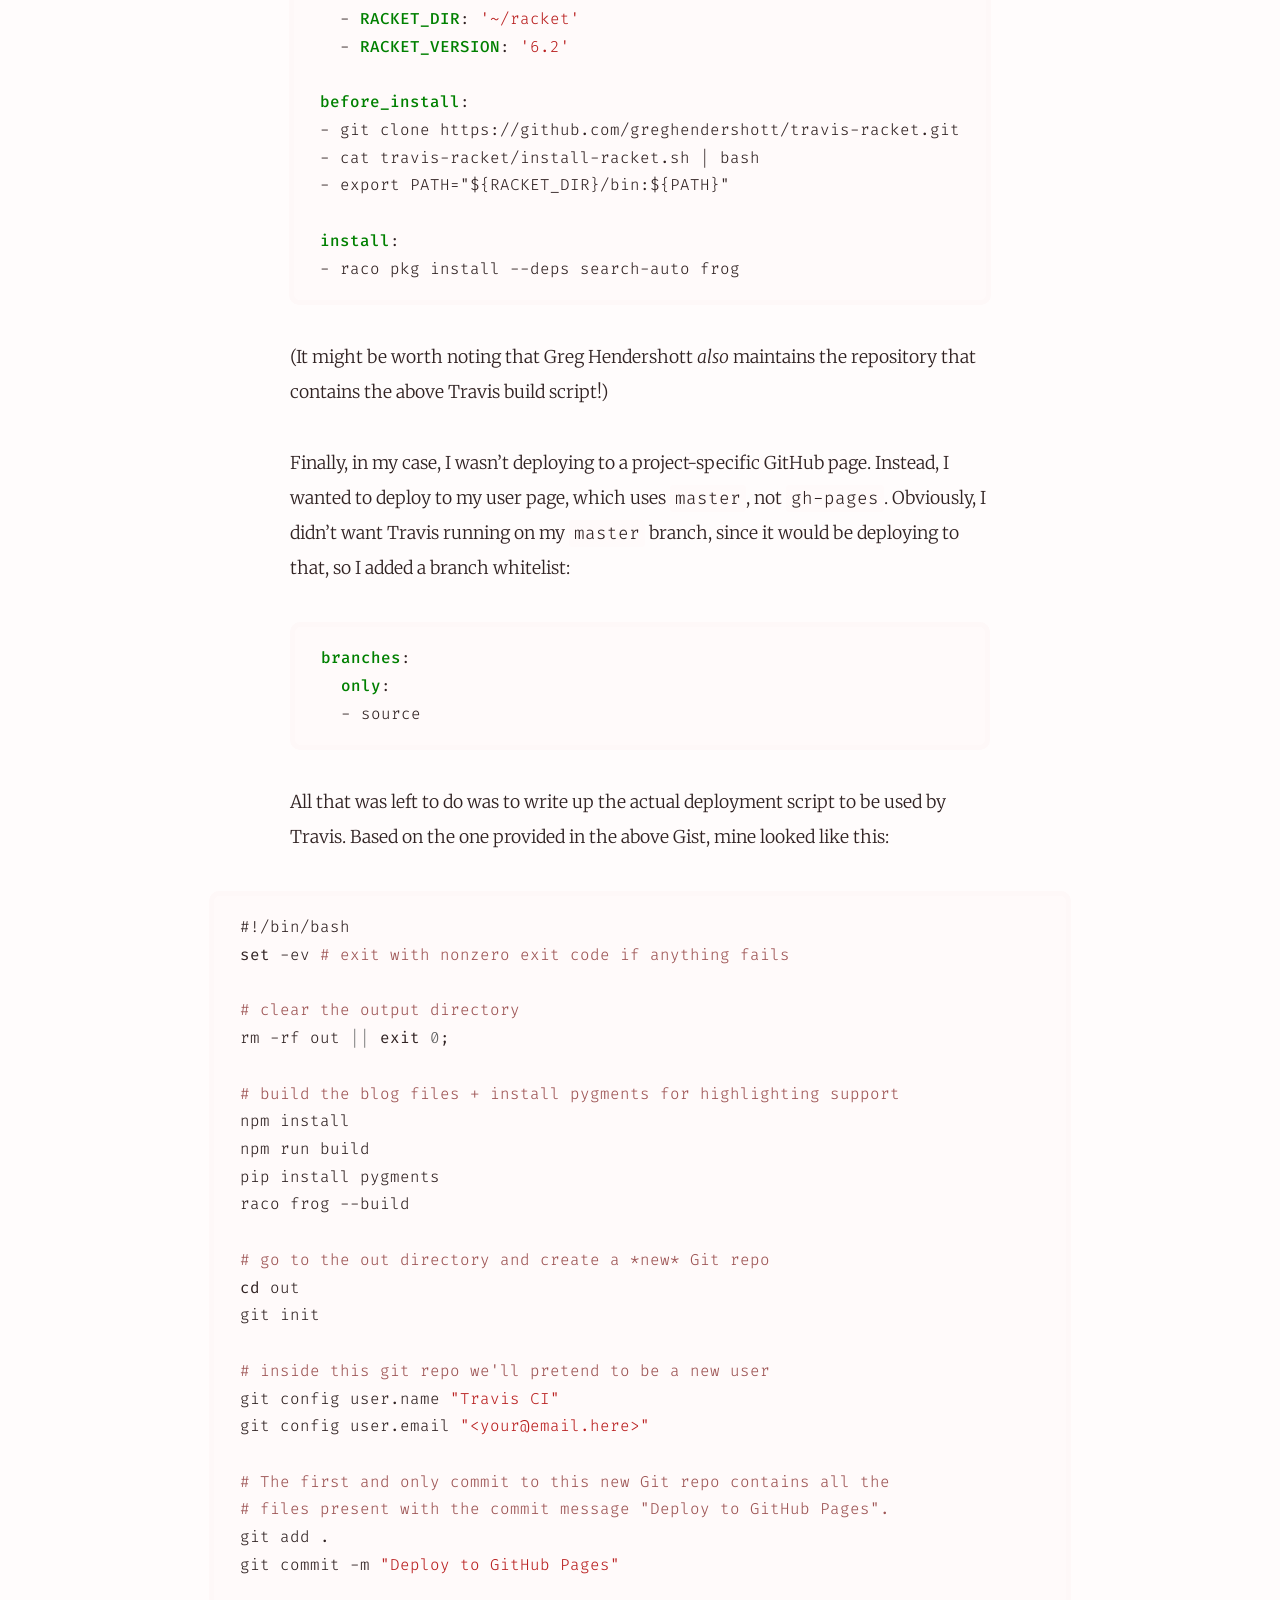
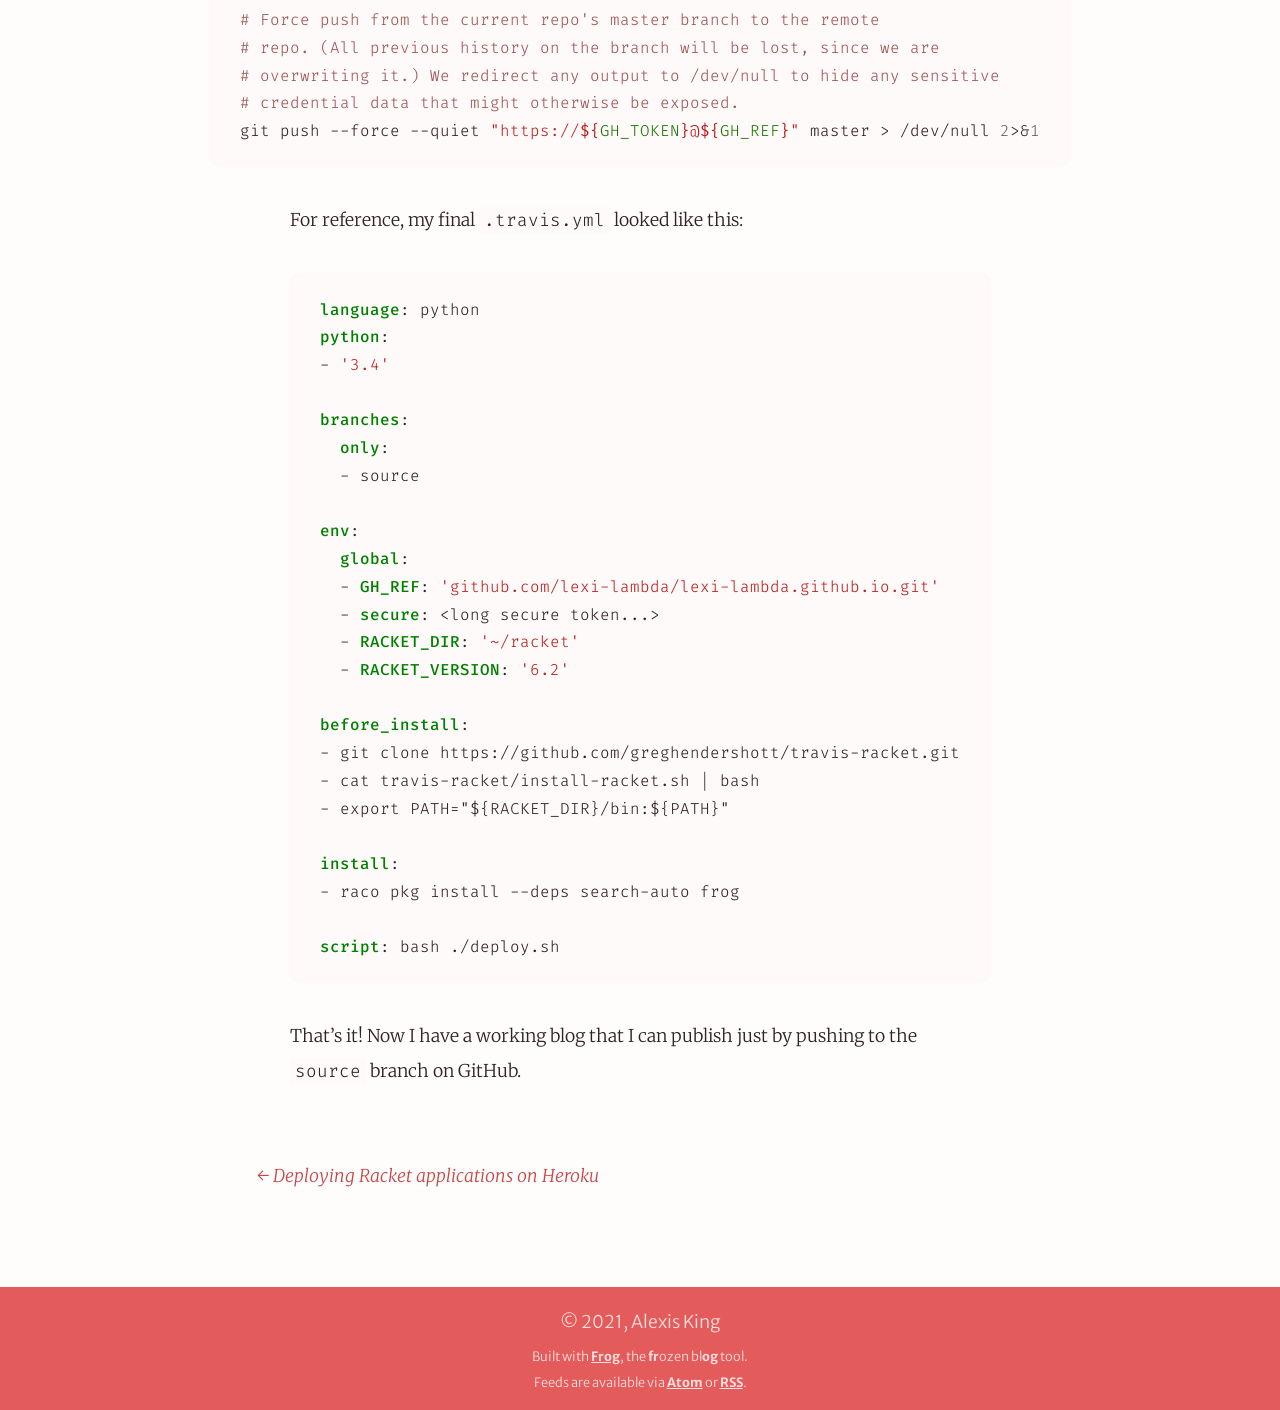
<file: blog/2015/07/18/automatically-deploying-a-frog-powered-blog-to-github-pages/index.html>
<!DOCTYPE html>
<html lang="en">
  <head>
    <meta charset="utf-8">
    <title>Automatically deploying a Frog-powered blog to GitHub pages</title>
    <meta name="description" content="So, I have a blog now. It's a simple static blog, but what's unique about it is that it's powered by Racket; specifically, it uses Greg Hendershott's fantastic Frog tool. I've taken this and moulded it to my tastes to build my blog, including configuring ...">
    <meta name="author"      content="Alexis King">
    <meta name="keywords"    content="racket, frog, meta">
    <meta name="viewport"    content="width=device-width, initial-scale=1.0">
    <link rel="icon"      href="/favicon.ico">
    <link rel="canonical" href="http://lexi-lambda.github.io/blog/2015/07/18/automatically-deploying-a-frog-powered-blog-to-github-pages/">

    <link rel="prev" href="/blog/2015/08/22/deploying-racket-applications-on-heroku/">
    <!-- CSS -->
    <link rel="stylesheet" type="text/css" href="https://fonts.googleapis.com/css?family=Merriweather+Sans:400,300,300italic,400italic,700,700italic,800,800italic|Merriweather:400,300,300italic,400italic,700,700italic,900,900italic|Fira+Code:300,400,500,600,700">
    <link rel="stylesheet" type="text/css" href="/css/application.min.css">
    <link rel="stylesheet" type="text/css" href="/css/pygments.min.css">
    <!-- Feeds -->
    <link rel="alternate" type="application/atom+xml"
          href="/feeds/all.atom.xml" title="Atom Feed">
    <link rel="alternate" type="application/rss+xml"
          href="/feeds/all.rss.xml" title="RSS Feed">
    <!-- JS -->
    <!-- <script src="/js/application.min.js"></script> -->
    <script type="text/javascript">
      (function(i,s,o,g,r,a,m){i['GoogleAnalyticsObject']=r;i[r]=i[r]||function(){
      (i[r].q=i[r].q||[]).push(arguments)},i[r].l=1*new Date();a=s.createElement(o),
      m=s.getElementsByTagName(o)[0];a.async=1;a.src=g;m.parentNode.insertBefore(a,m)
      })(window,document,'script','//www.google-analytics.com/analytics.js','ga');

      ga('create', 'UA-65250372-1', 'auto');
      ga('send', 'pageview');
    </script>
  </head>
  <body>
    <div id="page-content">
      <!-- Navigation Bar -->
      <header>
        <nav role="navigation" class="navigation-bar">
          <ul class="navigation-items left">
            <li id="blog-title-header"><a href="/"><h1>Alexis King</h1></a></li>
          </ul>
          <ul class="navigation-items center"></ul>
          <ul class="navigation-items right">
            <li><a href="/">Home</a></li>
            <li><a href="/resume.html">About Me</a></li>
          </ul>
        </nav>
      </header>
      <section role="main">
        <!-- Main column -->
        <div class="content" class="col-md-12">



          <article class="main">
  <header>
    <h1 class="title">Automatically deploying a Frog-powered blog to GitHub pages</h1>
    <div class='date-and-tags'>
      <time datetime="2015-07-18T19:09:01">
        2015-07-18
      </time>
      <span style="margin: 0 3px">⦿</span>
      <span class="tags"><a href="/tags/racket.html">racket</a>, <a href="/tags/frog.html">frog</a>, <a href="/tags/meta.html">meta</a></span>
    </div>
  </header>

<p>So, I have a blog now. It&rsquo;s a simple static blog, but what&rsquo;s unique about it is that it&rsquo;s powered by Racket; specifically, it uses <a href="http://www.greghendershott.com">Greg Hendershott</a>&rsquo;s fantastic <a href="https://github.com/greghendershott/frog">Frog</a> tool. I&rsquo;ve taken this and moulded it to my tastes to build my blog, including configuring automatic deployment via <a href="https://travis-ci.org">Travis CI</a>, so my blog is always up-to-date.</p>
<!-- more-->

<h1 id="setting-up-frog">Setting up Frog</h1>

<p>I should note that Frog itself was wonderfully easy to drop in and get running. Just following the readme, a simple <code>raco pkg install frog</code> followed by <code>raco frog --init</code> and <code>raco frog -bp</code> created a running blog and opened it in my web browser. There was nothing more to it. Once that&rsquo;s done, all it takes to write a blog post is <code>raco frog -n "Post Title"</code>, and you&rsquo;re good to go.</p>

<p>By default, Frog uses Bootstrap, which provides a lot of the necessary scaffolding for you, but I opted to roll my own layout using flexbox. I also decided to use <a href="http://sass-lang.com">Sass</a> for my stylesheets, potentially with support for <a href="http://coffeescript.org">CoffeeScript</a> later, so I wanted to have a good flow for compiling all the resources for deployment. To do that, I used <a href="http://gulpjs.com">Gulp</a> in conjunction with <a href="https://www.npmjs.com">NPM</a> for build and dependency management.</p>

<p>Going this route has a few advantages, primarily the fact that updating dependencies becomes much easier, and I can build and deploy my blog with just a couple of commands without needing to commit compiled or minified versions of my sources to version control.</p>

<h1 id="configuring-automatic-deployment-with-travis">Configuring automatic deployment with Travis</h1>

<p>Once Frog itself was configured and my styling was finished, I started looking into how to deploy my blog to a GitHub page without needing to check in any of the generated files to source control. I found a couple of resources, the most useful one being <a href="https://gist.github.com/domenic/ec8b0fc8ab45f39403dd">this Gist</a>, which describes how to set up deployment for any project. The basic idea is to create a deployment script which will automatically generate your project, initialize a git repository with the generated files, and push to GitHub&rsquo;s special <code>gh-pages</code> branch.</p>

<p>To make this easy, Frog can be configured to output to a separate directory via the <code>.frogrc</code> configuration file. I chose to output to the <code>out</code> directory:</p>

<pre><code>output-dir = out</code></pre>

<p>I also configured my Gulp build to output my CSS into the same output directory. Now, all that&rsquo;s necessary in order to deploy the blog to GitHub is to initialize a Git repository in the output directory, and push the files to the remote branch.</p>

<pre><code>$ cd out
$ git init
$ git add .
$ git commit -m "Deploy to GitHub Pages"
$ git push --force "$REMOTE_URL" master:gh-pages</code></pre>

<p>The next step is to configure Travis so that it can securely push to the GitHub repository with the required credentials. This can be done with Travis&rsquo;s <a href="http://docs.travis-ci.com/user/encryption-keys/">encryption keys</a> along with a GitHub <a href="https://github.com/settings/tokens">personal access token</a>. Just install the Travis CLI client, copy the access token, and run a command:</p>

<pre><code>$ gem install travis
$ travis encrypt GH_TOKEN=&lt;access token...&gt;</code></pre>

<p>The output of that command is an encrypted value to be placed in an environment variable in the project&rsquo;s <code>.travis.yml</code> configuration file. The URL for the repository on GitHub will also need to be specified as well:</p>

<div class="brush: yaml">
 <div class="source">
  <pre><span></span><span class="nt">env</span><span class="p">:</span>
  <span class="nt">global</span><span class="p">:</span>
  <span class="p p-Indicator">-</span> <span class="nt">GH_REF</span><span class="p">:</span> <span class="s">&#39;github.com/&lt;gh-username&gt;/&lt;gh-repo&gt;.git&#39;</span>
  <span class="p p-Indicator">-</span> <span class="nt">secure</span><span class="p">:</span> <span class="l l-Scalar l-Scalar-Plain">&lt;encrypted data...&gt;</span>
</pre></div>

</div>

<p>Now all that&rsquo;s left is configuring the <code>.travis.yml</code> to run Frog. Since Travis doesn&rsquo;t natively support Racket at the time of this writing, the choice of &ldquo;language&rdquo; is somewhat arbitrary, but since I want Pygments installed for syntax highlighting, I set my project type to <code>python</code>, then installed Racket and Frog as pre-installation steps.</p>

<div class="brush: yaml">
 <div class="source">
  <pre><span></span><span class="nt">env</span><span class="p">:</span>
  <span class="nt">global</span><span class="p">:</span>
  <span class="p p-Indicator">-</span> <span class="nt">GH_REF</span><span class="p">:</span> <span class="s">&#39;github.com/&lt;gh-username&gt;/&lt;gh-repo&gt;.git&#39;</span>
  <span class="p p-Indicator">-</span> <span class="nt">secure</span><span class="p">:</span> <span class="l l-Scalar l-Scalar-Plain">&lt;encrypted data...&gt;</span>
  <span class="p p-Indicator">-</span> <span class="nt">RACKET_DIR</span><span class="p">:</span> <span class="s">&#39;~/racket&#39;</span>
  <span class="p p-Indicator">-</span> <span class="nt">RACKET_VERSION</span><span class="p">:</span> <span class="s">&#39;6.2&#39;</span>

<span class="nt">before_install</span><span class="p">:</span>
<span class="p p-Indicator">-</span> <span class="l l-Scalar l-Scalar-Plain">git clone https://github.com/greghendershott/travis-racket.git</span>
<span class="p p-Indicator">-</span> <span class="l l-Scalar l-Scalar-Plain">cat travis-racket/install-racket.sh | bash</span>
<span class="p p-Indicator">-</span> <span class="l l-Scalar l-Scalar-Plain">export PATH="${RACKET_DIR}/bin:${PATH}"</span>

<span class="nt">install</span><span class="p">:</span>
<span class="p p-Indicator">-</span> <span class="l l-Scalar l-Scalar-Plain">raco pkg install --deps search-auto frog</span>
</pre></div>

</div>

<p>(It might be worth noting that Greg Hendershott <em>also</em> maintains the repository that contains the above Travis build script!)</p>

<p>Finally, in my case, I wasn&rsquo;t deploying to a project-specific GitHub page. Instead, I wanted to deploy to my user page, which uses <code>master</code>, not <code>gh-pages</code>. Obviously, I didn&rsquo;t want Travis running on my <code>master</code> branch, since it would be deploying to that, so I added a branch whitelist:</p>

<div class="brush: yaml">
 <div class="source">
  <pre><span></span><span class="nt">branches</span><span class="p">:</span>
  <span class="nt">only</span><span class="p">:</span>
  <span class="p p-Indicator">-</span> <span class="l l-Scalar l-Scalar-Plain">source</span>
</pre></div>

</div>

<p>All that was left to do was to write up the actual deployment script to be used by Travis. Based on the one provided in the above Gist, mine looked like this:</p>

<div class="brush: bash">
 <div class="source">
  <pre><span></span><span class="ch">#!/bin/bash</span>
<span class="nb">set</span> -ev <span class="c1"># exit with nonzero exit code if anything fails</span>

<span class="c1"># clear the output directory</span>
rm -rf out <span class="o">||</span> <span class="nb">exit</span> <span class="m">0</span><span class="p">;</span>

<span class="c1"># build the blog files + install pygments for highlighting support</span>
npm install
npm run build
pip install pygments
raco frog --build

<span class="c1"># go to the out directory and create a *new* Git repo</span>
<span class="nb">cd</span> out
git init

<span class="c1"># inside this git repo we&#39;ll pretend to be a new user</span>
git config user.name <span class="s2">"Travis CI"</span>
git config user.email <span class="s2">"&lt;your@email.here&gt;"</span>

<span class="c1"># The first and only commit to this new Git repo contains all the</span>
<span class="c1"># files present with the commit message "Deploy to GitHub Pages".</span>
git add .
git commit -m <span class="s2">"Deploy to GitHub Pages"</span>

<span class="c1"># Force push from the current repo&#39;s master branch to the remote</span>
<span class="c1"># repo. (All previous history on the branch will be lost, since we are</span>
<span class="c1"># overwriting it.) We redirect any output to /dev/null to hide any sensitive</span>
<span class="c1"># credential data that might otherwise be exposed.</span>
git push --force --quiet <span class="s2">"https://</span><span class="si">${</span><span class="nv">GH_TOKEN</span><span class="si">}</span><span class="s2">@</span><span class="si">${</span><span class="nv">GH_REF</span><span class="si">}</span><span class="s2">"</span> master &gt; /dev/null <span class="m">2</span>&gt;<span class="p">&amp;</span><span class="m">1</span>
</pre></div>

</div>

<p>For reference, my final <code>.travis.yml</code> looked like this:</p>

<div class="brush: yaml">
 <div class="source">
  <pre><span></span><span class="nt">language</span><span class="p">:</span> <span class="l l-Scalar l-Scalar-Plain">python</span>
<span class="nt">python</span><span class="p">:</span>
<span class="p p-Indicator">-</span> <span class="s">&#39;3.4&#39;</span>

<span class="nt">branches</span><span class="p">:</span>
  <span class="nt">only</span><span class="p">:</span>
  <span class="p p-Indicator">-</span> <span class="l l-Scalar l-Scalar-Plain">source</span>

<span class="nt">env</span><span class="p">:</span>
  <span class="nt">global</span><span class="p">:</span>
  <span class="p p-Indicator">-</span> <span class="nt">GH_REF</span><span class="p">:</span> <span class="s">&#39;github.com/lexi-lambda/lexi-lambda.github.io.git&#39;</span>
  <span class="p p-Indicator">-</span> <span class="nt">secure</span><span class="p">:</span> <span class="l l-Scalar l-Scalar-Plain">&lt;long secure token...&gt;</span>
  <span class="p p-Indicator">-</span> <span class="nt">RACKET_DIR</span><span class="p">:</span> <span class="s">&#39;~/racket&#39;</span>
  <span class="p p-Indicator">-</span> <span class="nt">RACKET_VERSION</span><span class="p">:</span> <span class="s">&#39;6.2&#39;</span>

<span class="nt">before_install</span><span class="p">:</span>
<span class="p p-Indicator">-</span> <span class="l l-Scalar l-Scalar-Plain">git clone https://github.com/greghendershott/travis-racket.git</span>
<span class="p p-Indicator">-</span> <span class="l l-Scalar l-Scalar-Plain">cat travis-racket/install-racket.sh | bash</span>
<span class="p p-Indicator">-</span> <span class="l l-Scalar l-Scalar-Plain">export PATH="${RACKET_DIR}/bin:${PATH}"</span>

<span class="nt">install</span><span class="p">:</span>
<span class="p p-Indicator">-</span> <span class="l l-Scalar l-Scalar-Plain">raco pkg install --deps search-auto frog</span>

<span class="nt">script</span><span class="p">:</span> <span class="l l-Scalar l-Scalar-Plain">bash ./deploy.sh</span>
</pre></div>

</div>

<p>That&rsquo;s it! Now I have a working blog that I can publish just by pushing to the <code>source</code> branch on GitHub.</p>
  <footer>
    <ul class="pager">
      <li class="previous">
        <a href="/blog/2015/08/22/deploying-racket-applications-on-heroku/">&larr; <em>Deploying Racket applications on Heroku</em></a>
      </li>
      <li class="next">

      </li>
    </ul>
  </footer>
</article>
        </div>
      </section>
      <footer>
        <div class="content">
          <h2 id="copyright-notice">© 2021, Alexis King</h2>
          <h3>
            Built with <a href="https://github.com/greghendershott/frog">Frog</a>, the
            <strong>fr</strong>ozen bl<strong>og</strong> tool.
          </h3>
          <h3>
            Feeds are available via <a href="/feeds/all.atom.xml">Atom</a>
            or <a href="/feeds/all.rss.xml">RSS</a>.
          </h3>
        </div>
      </footer>
    </div>
  </body>
</html>
</file>
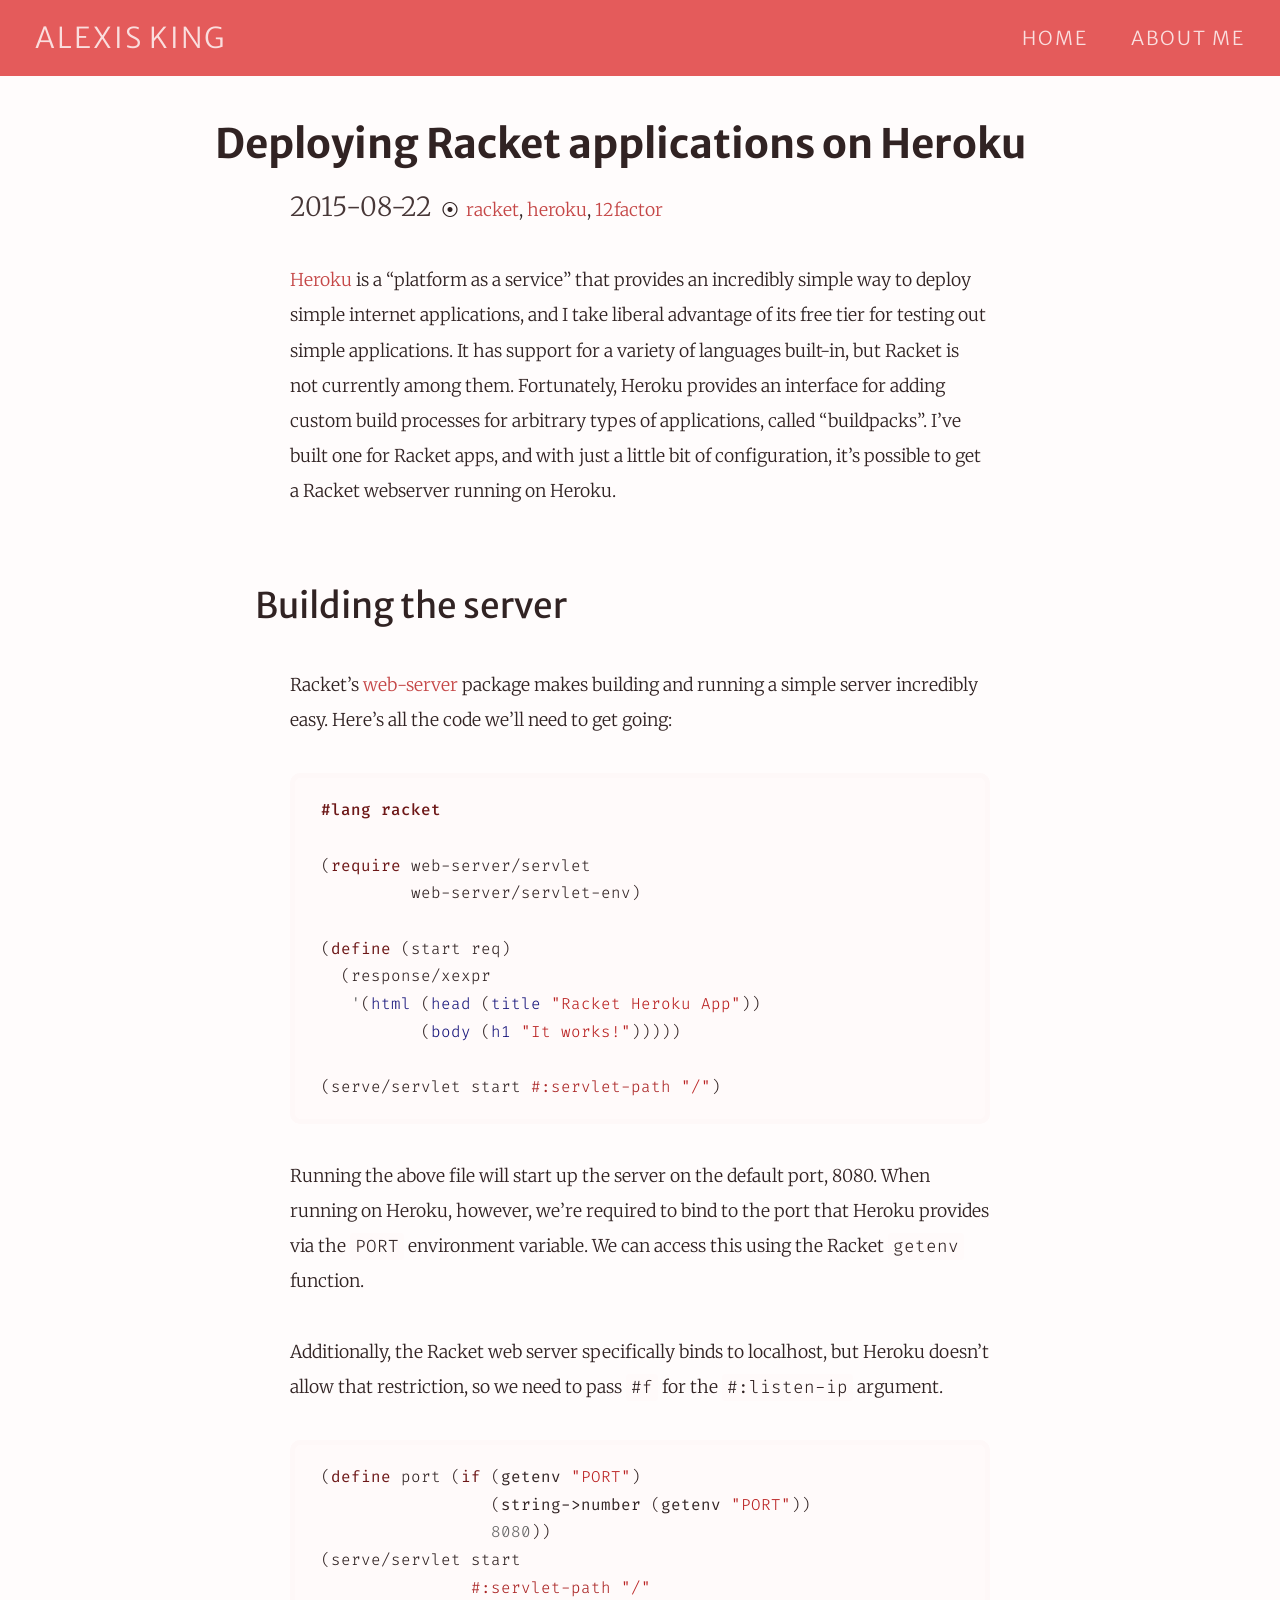
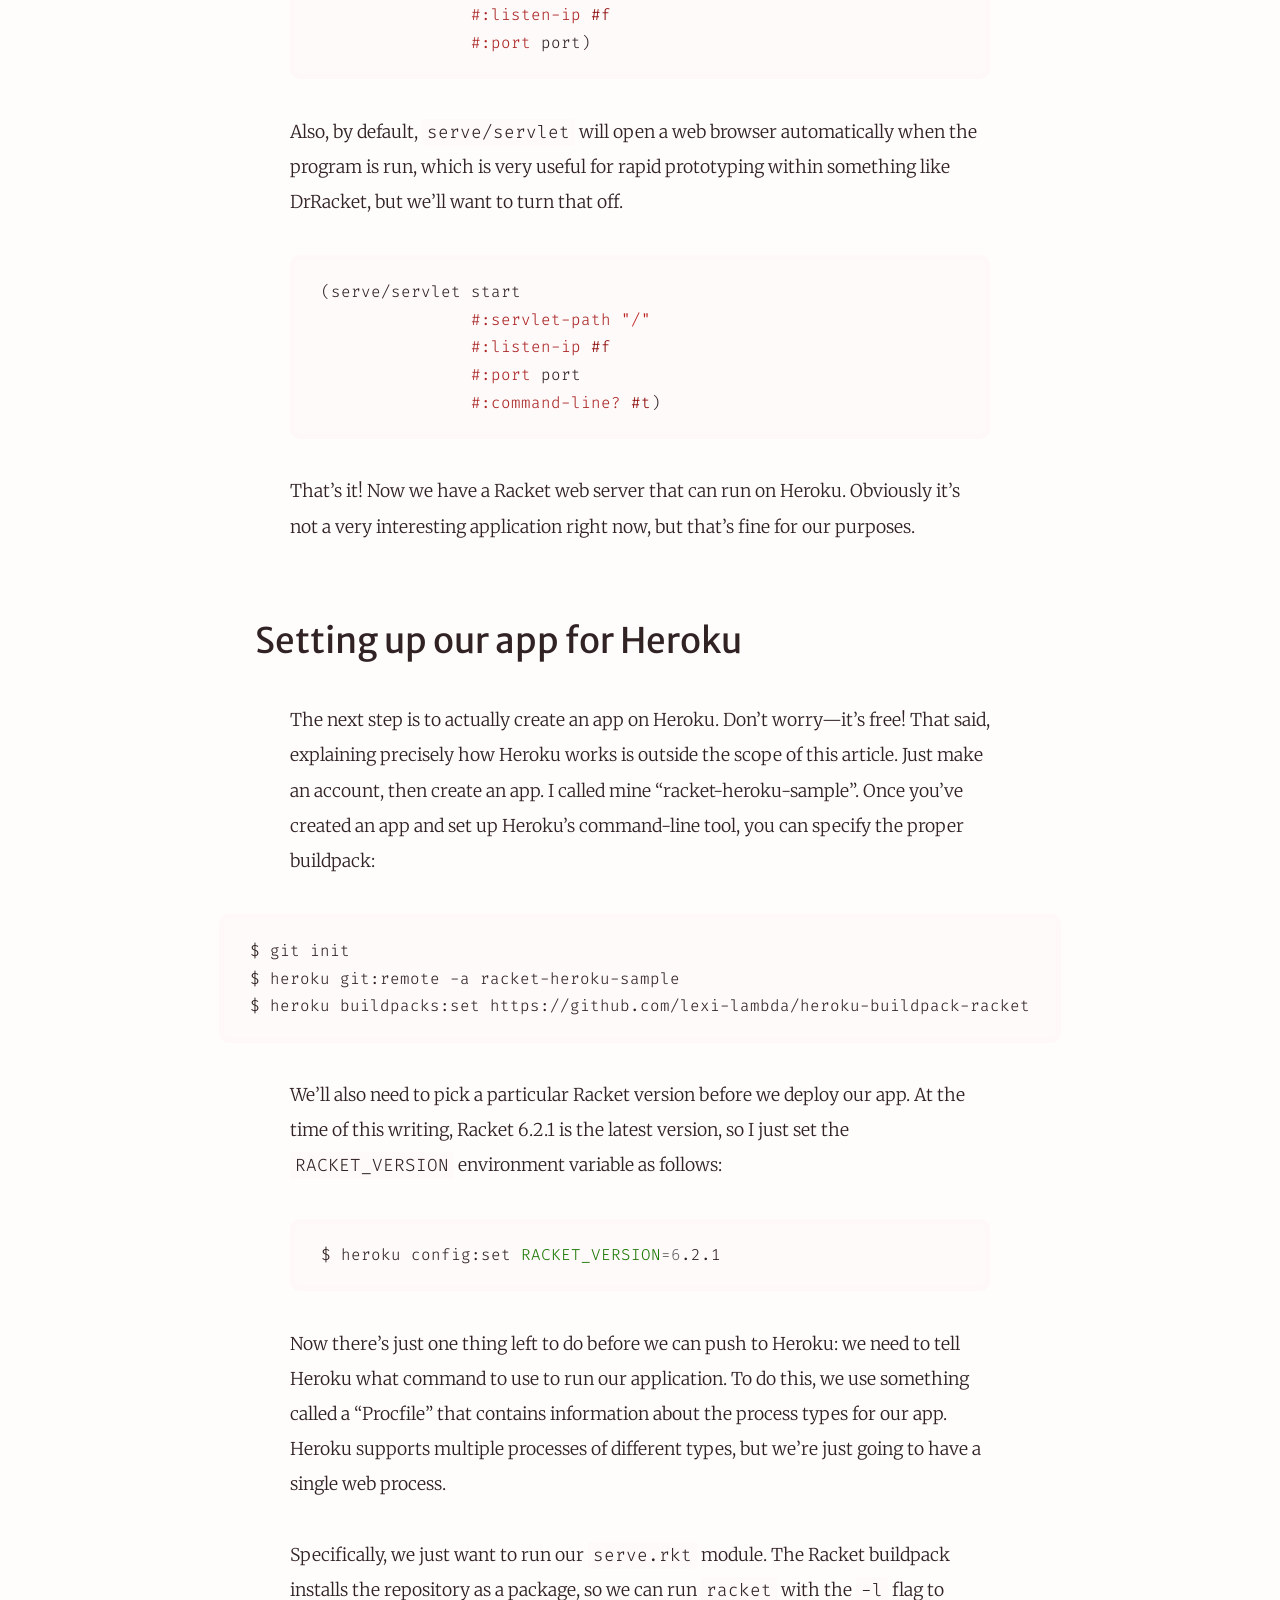
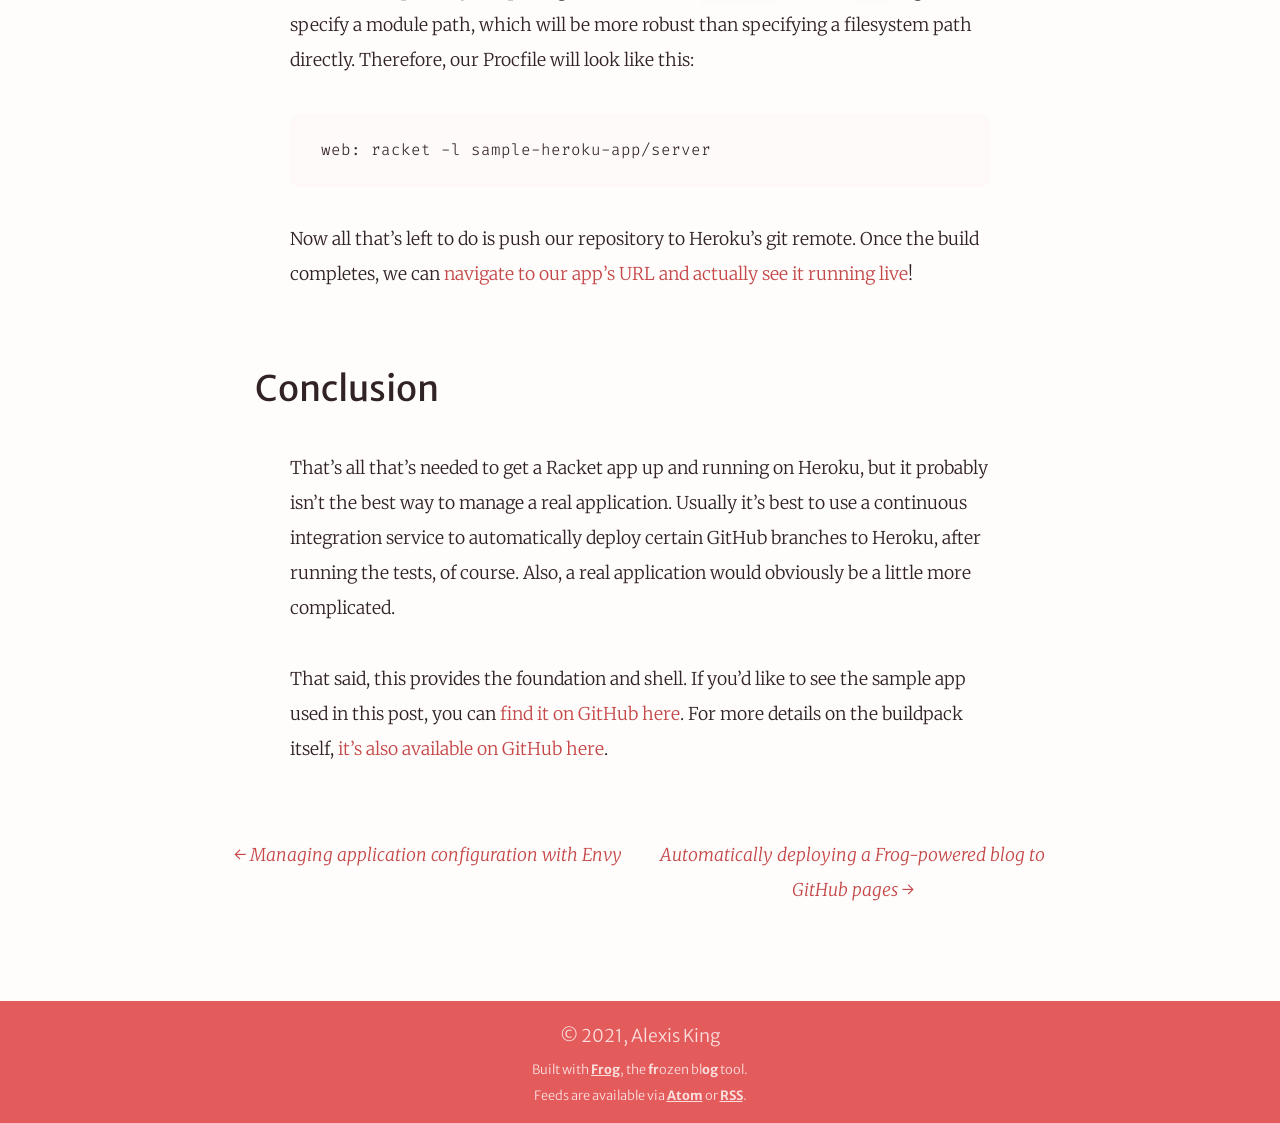
<file: blog/2015/08/22/deploying-racket-applications-on-heroku/index.html>
<!DOCTYPE html>
<html lang="en">
  <head>
    <meta charset="utf-8">
    <title>Deploying Racket applications on Heroku</title>
    <meta name="description" content="Heroku is a &quot;platform as a service&quot; that provides an incredibly simple way to deploy simple internet applications, and I take liberal advantage of its free tier for testing out simple applications. It has support for a variety of languages built-in, but R...">
    <meta name="author"      content="Alexis King">
    <meta name="keywords"    content="racket, heroku, 12factor">
    <meta name="viewport"    content="width=device-width, initial-scale=1.0">
    <link rel="icon"      href="/favicon.ico">
    <link rel="canonical" href="http://lexi-lambda.github.io/blog/2015/08/22/deploying-racket-applications-on-heroku/">
    <link rel="next" href="/blog/2015/07/18/automatically-deploying-a-frog-powered-blog-to-github-pages/">
    <link rel="prev" href="/blog/2015/08/30/managing-application-configuration-with-envy/">
    <!-- CSS -->
    <link rel="stylesheet" type="text/css" href="https://fonts.googleapis.com/css?family=Merriweather+Sans:400,300,300italic,400italic,700,700italic,800,800italic|Merriweather:400,300,300italic,400italic,700,700italic,900,900italic|Fira+Code:300,400,500,600,700">
    <link rel="stylesheet" type="text/css" href="/css/application.min.css">
    <link rel="stylesheet" type="text/css" href="/css/pygments.min.css">
    <!-- Feeds -->
    <link rel="alternate" type="application/atom+xml"
          href="/feeds/all.atom.xml" title="Atom Feed">
    <link rel="alternate" type="application/rss+xml"
          href="/feeds/all.rss.xml" title="RSS Feed">
    <!-- JS -->
    <!-- <script src="/js/application.min.js"></script> -->
    <script type="text/javascript">
      (function(i,s,o,g,r,a,m){i['GoogleAnalyticsObject']=r;i[r]=i[r]||function(){
      (i[r].q=i[r].q||[]).push(arguments)},i[r].l=1*new Date();a=s.createElement(o),
      m=s.getElementsByTagName(o)[0];a.async=1;a.src=g;m.parentNode.insertBefore(a,m)
      })(window,document,'script','//www.google-analytics.com/analytics.js','ga');

      ga('create', 'UA-65250372-1', 'auto');
      ga('send', 'pageview');
    </script>
  </head>
  <body>
    <div id="page-content">
      <!-- Navigation Bar -->
      <header>
        <nav role="navigation" class="navigation-bar">
          <ul class="navigation-items left">
            <li id="blog-title-header"><a href="/"><h1>Alexis King</h1></a></li>
          </ul>
          <ul class="navigation-items center"></ul>
          <ul class="navigation-items right">
            <li><a href="/">Home</a></li>
            <li><a href="/resume.html">About Me</a></li>
          </ul>
        </nav>
      </header>
      <section role="main">
        <!-- Main column -->
        <div class="content" class="col-md-12">



          <article class="main">
  <header>
    <h1 class="title">Deploying Racket applications on Heroku</h1>
    <div class='date-and-tags'>
      <time datetime="2015-08-22T14:47:49">
        2015-08-22
      </time>
      <span style="margin: 0 3px">⦿</span>
      <span class="tags"><a href="/tags/racket.html">racket</a>, <a href="/tags/heroku.html">heroku</a>, <a href="/tags/12factor.html">12factor</a></span>
    </div>
  </header>

<p><a href="https://www.heroku.com">Heroku</a> is a &ldquo;platform as a service&rdquo; that provides an incredibly simple way to deploy simple internet applications, and I take liberal advantage of its free tier for testing out simple applications. It has support for a variety of languages built-in, but Racket is not currently among them. Fortunately, Heroku provides an interface for adding custom build processes for arbitrary types of applications, called “buildpacks”. I&rsquo;ve built one for Racket apps, and with just a little bit of configuration, it’s possible to get a Racket webserver running on Heroku.</p>
<!-- more-->

<h1 id="building-the-server">Building the server</h1>

<p>Racket&rsquo;s <a href="http://docs.racket-lang.org/web-server/index.html">web-server</a> package makes building and running a simple server incredibly easy. Here&rsquo;s all the code we&rsquo;ll need to get going:</p>

<div class="brush: racket">
 <div class="source">
  <pre><span></span><span class="kn">#lang </span><span class="nn">racket</span>

<span class="p">(</span><span class="k">require</span> <span class="n">web-server/servlet</span>
         <span class="n">web-server/servlet-env</span><span class="p">)</span>

<span class="p">(</span><span class="k">define</span> <span class="p">(</span><span class="n">start</span> <span class="n">req</span><span class="p">)</span>
  <span class="p">(</span><span class="n">response/xexpr</span>
   <span class="o">&#39;</span><span class="p">(</span><span class="ss">html</span> <span class="p">(</span><span class="ss">head</span> <span class="p">(</span><span class="ss">title</span> <span class="s2">"Racket Heroku App"</span><span class="p">))</span>
          <span class="p">(</span><span class="ss">body</span> <span class="p">(</span><span class="ss">h1</span> <span class="s2">"It works!"</span><span class="p">)))))</span>

<span class="p">(</span><span class="n">serve/servlet</span> <span class="n">start</span> <span class="kd">#:servlet-path</span> <span class="s2">"/"</span><span class="p">)</span>
</pre></div>

</div>

<p>Running the above file will start up the server on the default port, 8080. When running on Heroku, however, we&rsquo;re required to bind to the port that Heroku provides via the <code>PORT</code> environment variable. We can access this using the Racket <code><a href="http://docs.racket-lang.org/reference/envvars.html#(def._((lib._racket/private/misc..rkt)._getenv))" style="color: inherit">getenv</a></code> function.</p>

<p>Additionally, the Racket web server specifically binds to localhost, but Heroku doesn&rsquo;t allow that restriction, so we need to pass <code>#f</code> for the <code>#:listen-ip</code> argument.</p>

<div class="brush: racket">
 <div class="source">
  <pre><span></span><span class="p">(</span><span class="k">define</span> <span class="n">port</span> <span class="p">(</span><span class="k">if</span> <span class="p">(</span><span class="nb">getenv</span> <span class="s2">"PORT"</span><span class="p">)</span>
                 <span class="p">(</span><span class="nb">string-&gt;number</span> <span class="p">(</span><span class="nb">getenv</span> <span class="s2">"PORT"</span><span class="p">))</span>
                 <span class="mi">8080</span><span class="p">))</span>
<span class="p">(</span><span class="n">serve/servlet</span> <span class="n">start</span>
               <span class="kd">#:servlet-path</span> <span class="s2">"/"</span>
               <span class="kd">#:listen-ip</span> <span class="no">#f</span>
               <span class="kd">#:port</span> <span class="n">port</span><span class="p">)</span>
</pre></div>

</div>

<p>Also, by default, <code>serve/servlet</code> will open a web browser automatically when the program is run, which is very useful for rapid prototyping within something like DrRacket, but we&rsquo;ll want to turn that off.</p>

<div class="brush: racket">
 <div class="source">
  <pre><span></span><span class="p">(</span><span class="n">serve/servlet</span> <span class="n">start</span>
               <span class="kd">#:servlet-path</span> <span class="s2">"/"</span>
               <span class="kd">#:listen-ip</span> <span class="no">#f</span>
               <span class="kd">#:port</span> <span class="n">port</span>
               <span class="kd">#:command-line?</span> <span class="no">#t</span><span class="p">)</span>
</pre></div>

</div>

<p>That&rsquo;s it! Now we have a Racket web server that can run on Heroku. Obviously it&rsquo;s not a very interesting application right now, but that&rsquo;s fine for our purposes.</p>

<h1 id="setting-up-our-app-for-heroku">Setting up our app for Heroku</h1>

<p>The next step is to actually create an app on Heroku. Don&rsquo;t worry—it&rsquo;s free! That said, explaining precisely how Heroku works is outside the scope of this article. Just make an account, then create an app. I called mine &ldquo;racket-heroku-sample&rdquo;. Once you&rsquo;ve created an app and set up Heroku&rsquo;s command-line tool, you can specify the proper buildpack:</p>

<div class="brush: sh">
 <div class="source">
  <pre><span></span>$ git init
$ heroku git:remote -a racket-heroku-sample
$ heroku buildpacks:set https://github.com/lexi-lambda/heroku-buildpack-racket
</pre></div>

</div>

<p>We&rsquo;ll also need to pick a particular Racket version before we deploy our app. At the time of this writing, Racket 6.2.1 is the latest version, so I just set the <code>RACKET_VERSION</code> environment variable as follows:</p>

<div class="brush: sh">
 <div class="source">
  <pre><span></span>$ heroku config:set <span class="nv">RACKET_VERSION</span><span class="o">=</span><span class="m">6</span>.2.1
</pre></div>

</div>

<p>Now there&rsquo;s just one thing left to do before we can push to Heroku: we need to tell Heroku what command to use to run our application. To do this, we use something called a &ldquo;Procfile&rdquo; that contains information about the process types for our app. Heroku supports multiple processes of different types, but we&rsquo;re just going to have a single web process.</p>

<p>Specifically, we just want to run our <code>serve.rkt</code> module. The Racket buildpack installs the repository as a package, so we can run <code>racket</code> with the <code>-l</code> flag to specify a module path, which will be more robust than specifying a filesystem path directly. Therefore, our Procfile will look like this:</p>

<div class="brush: procfile">
 <div class="source">
  <pre><span></span>web: racket -l sample-heroku-app/server
</pre></div>

</div>

<p>Now all that&rsquo;s left to do is push our repository to Heroku&rsquo;s git remote. Once the build completes, we can <a href="https://racket-heroku-sample.herokuapp.com">navigate to our app&rsquo;s URL and actually see it running live</a>!</p>

<h1 id="conclusion">Conclusion</h1>

<p>That&rsquo;s all that&rsquo;s needed to get a Racket app up and running on Heroku, but it probably isn&rsquo;t the best way to manage a real application. Usually it&rsquo;s best to use a continuous integration service to automatically deploy certain GitHub branches to Heroku, after running the tests, of course. Also, a real application would obviously be a little more complicated.</p>

<p>That said, this provides the foundation and shell. If you&rsquo;d like to see the sample app used in this post, you can <a href="https://github.com/lexi-lambda/racket-sample-heroku-app">find it on GitHub here</a>. For more details on the buildpack itself, <a href="https://github.com/lexi-lambda/heroku-buildpack-racket">it&rsquo;s also available on GitHub here</a>.</p>
  <footer>
    <ul class="pager">
      <li class="previous">
        <a href="/blog/2015/08/30/managing-application-configuration-with-envy/">&larr; <em>Managing application configuration with Envy</em></a>
      </li>
      <li class="next">
        <a href="/blog/2015/07/18/automatically-deploying-a-frog-powered-blog-to-github-pages/"><em>Automatically deploying a Frog-powered blog to GitHub pages</em> &rarr;</a>
      </li>
    </ul>
  </footer>
</article>
        </div>
      </section>
      <footer>
        <div class="content">
          <h2 id="copyright-notice">© 2021, Alexis King</h2>
          <h3>
            Built with <a href="https://github.com/greghendershott/frog">Frog</a>, the
            <strong>fr</strong>ozen bl<strong>og</strong> tool.
          </h3>
          <h3>
            Feeds are available via <a href="/feeds/all.atom.xml">Atom</a>
            or <a href="/feeds/all.rss.xml">RSS</a>.
          </h3>
        </div>
      </footer>
    </div>
  </body>
</html>
</file>
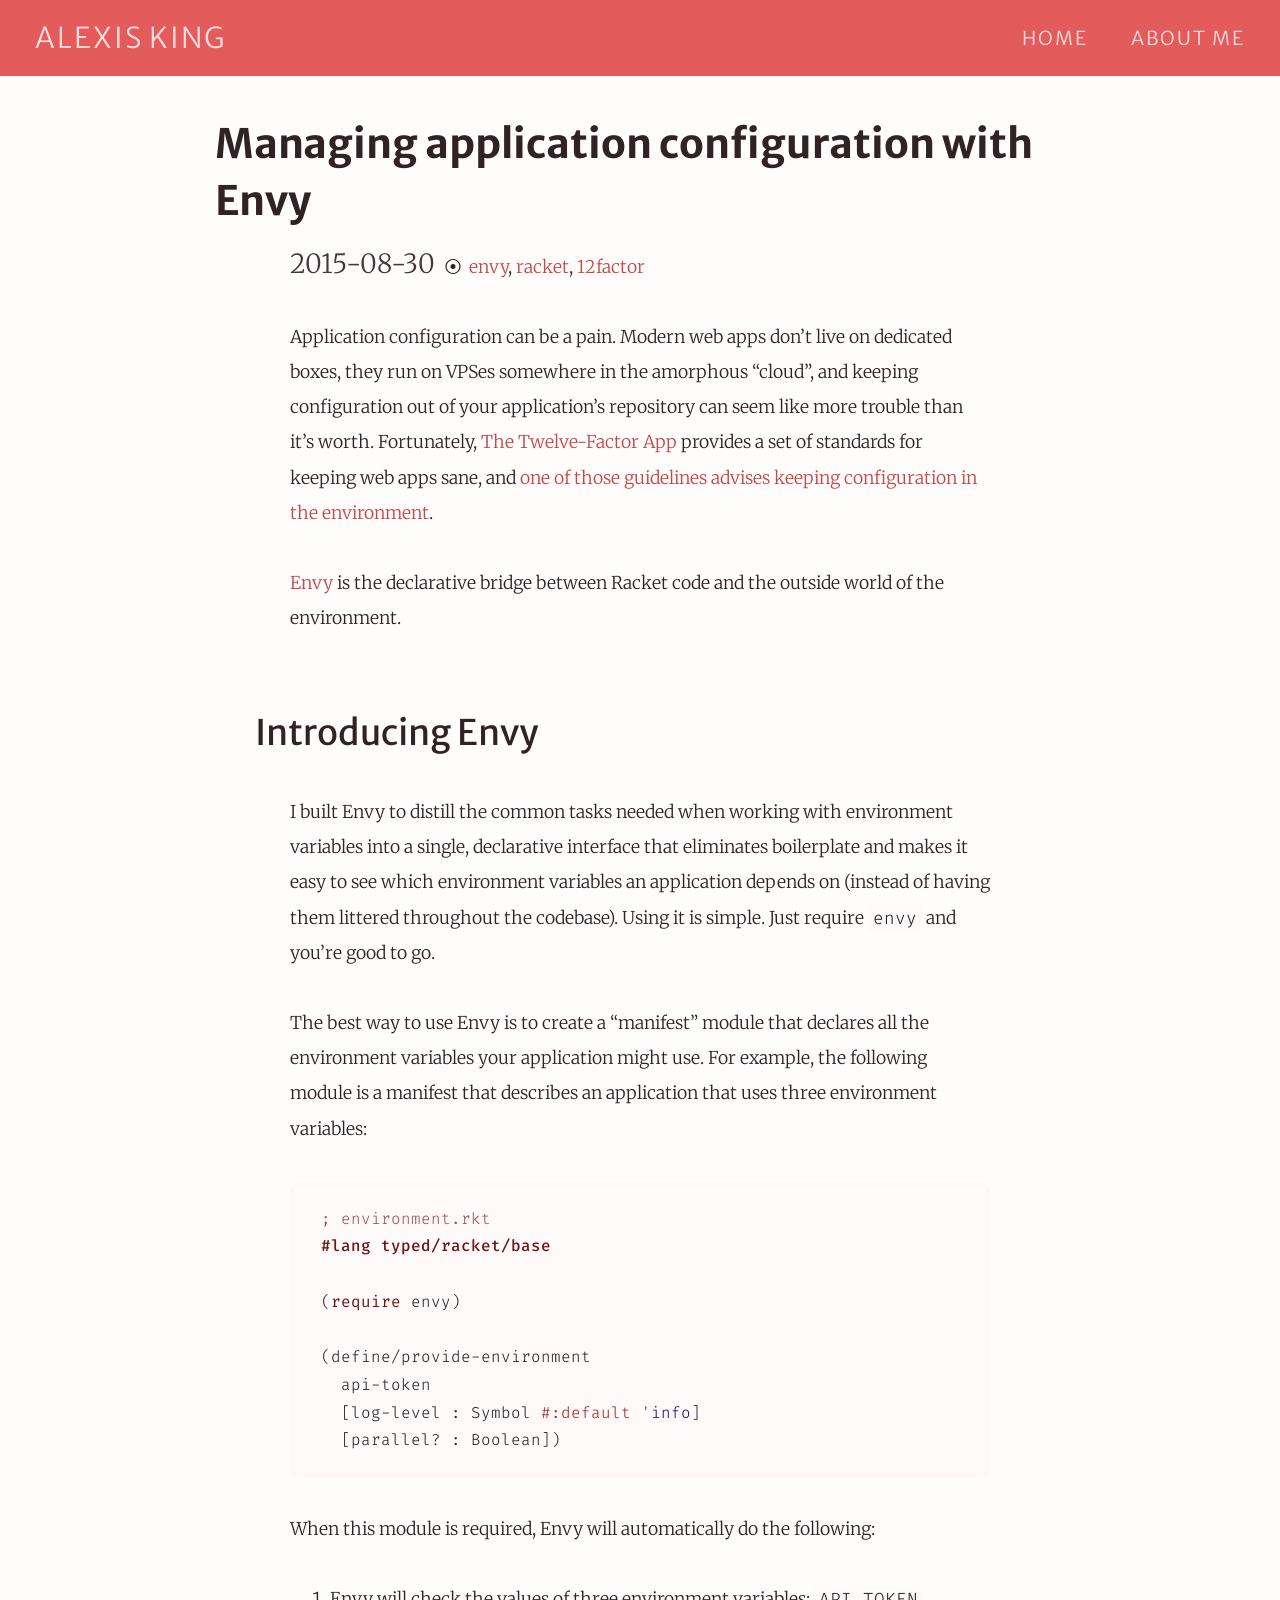
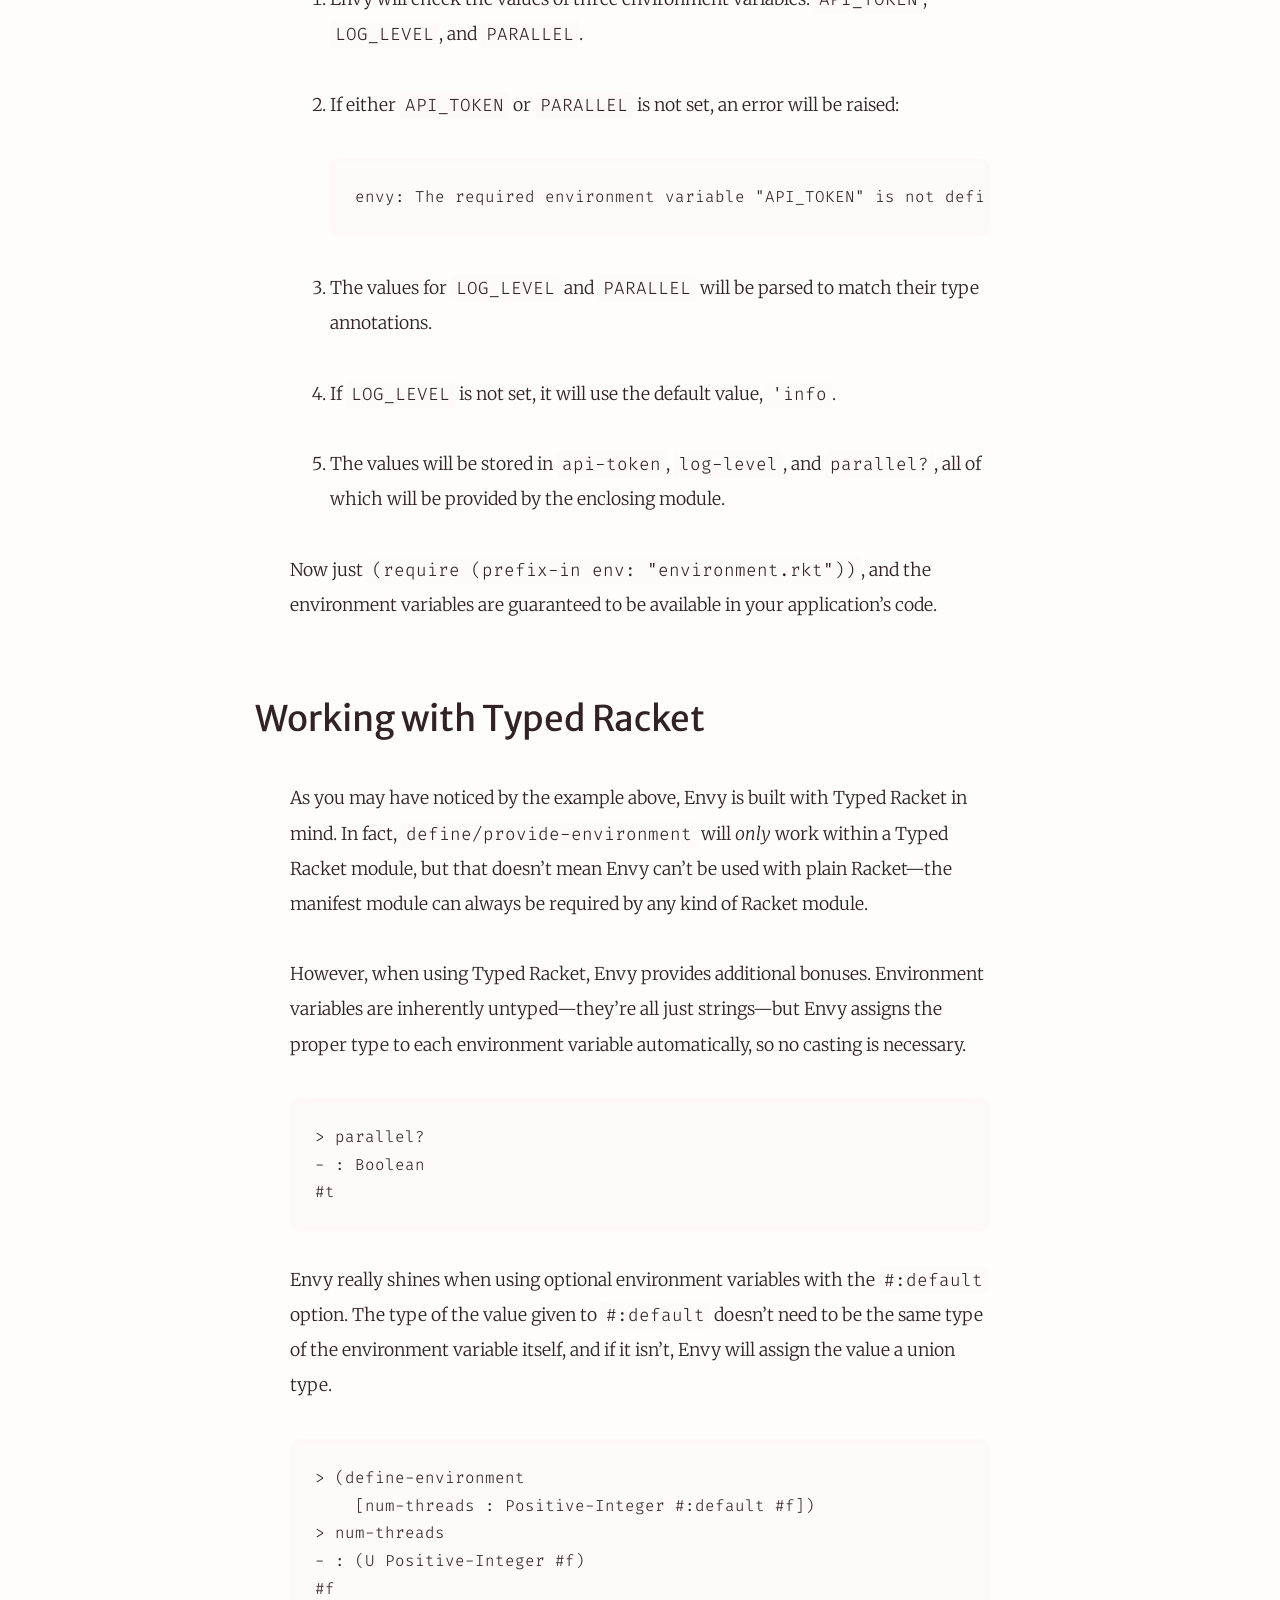
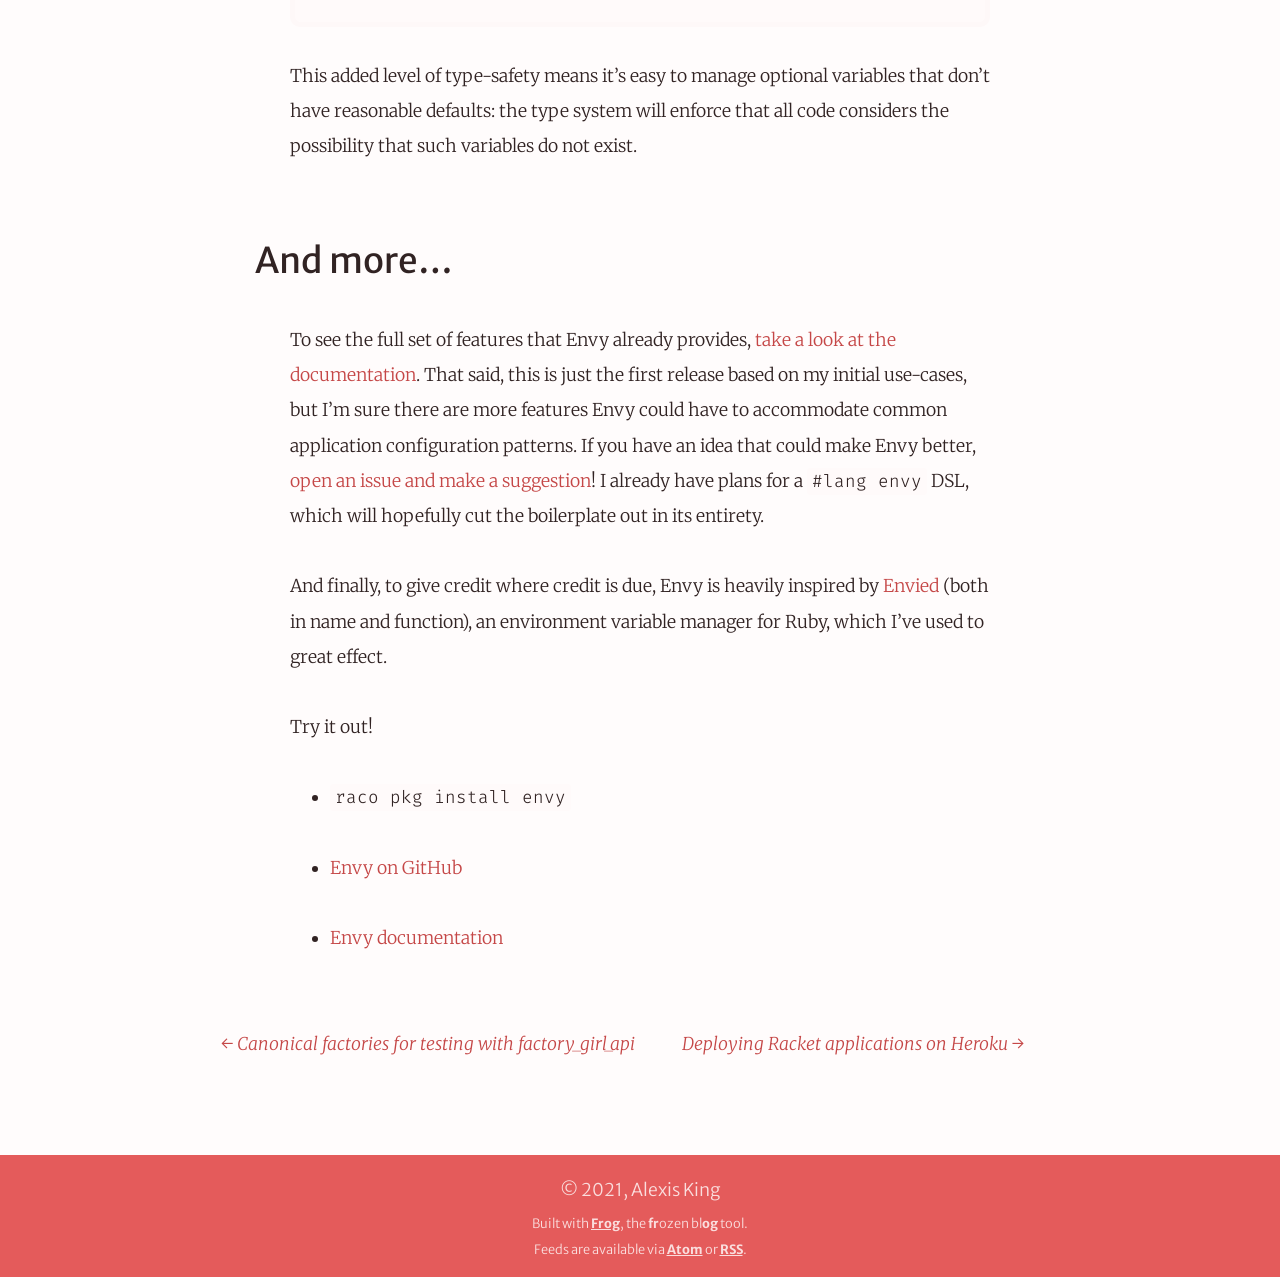
<file: blog/2015/08/30/managing-application-configuration-with-envy/index.html>
<!DOCTYPE html>
<html lang="en">
  <head>
    <meta charset="utf-8">
    <title>Managing application configuration with Envy</title>
    <meta name="description" content="Application configuration can be a pain. Modern web apps don't live on dedicated boxes, they run on VPSes somewhere in the amorphous &quot;cloud&quot;, and keeping configuration out of your application's repository can seem like more trouble than it's worth. Fortun...">
    <meta name="author"      content="Alexis King">
    <meta name="keywords"    content="envy, racket, 12factor">
    <meta name="viewport"    content="width=device-width, initial-scale=1.0">
    <link rel="icon"      href="/favicon.ico">
    <link rel="canonical" href="http://lexi-lambda.github.io/blog/2015/08/30/managing-application-configuration-with-envy/">
    <link rel="next" href="/blog/2015/08/22/deploying-racket-applications-on-heroku/">
    <link rel="prev" href="/blog/2015/09/23/canonical-factories-for-testing-with-factory-girl-api/">
    <!-- CSS -->
    <link rel="stylesheet" type="text/css" href="https://fonts.googleapis.com/css?family=Merriweather+Sans:400,300,300italic,400italic,700,700italic,800,800italic|Merriweather:400,300,300italic,400italic,700,700italic,900,900italic|Fira+Code:300,400,500,600,700">
    <link rel="stylesheet" type="text/css" href="/css/application.min.css">
    <link rel="stylesheet" type="text/css" href="/css/pygments.min.css">
    <!-- Feeds -->
    <link rel="alternate" type="application/atom+xml"
          href="/feeds/all.atom.xml" title="Atom Feed">
    <link rel="alternate" type="application/rss+xml"
          href="/feeds/all.rss.xml" title="RSS Feed">
    <!-- JS -->
    <!-- <script src="/js/application.min.js"></script> -->
    <script type="text/javascript">
      (function(i,s,o,g,r,a,m){i['GoogleAnalyticsObject']=r;i[r]=i[r]||function(){
      (i[r].q=i[r].q||[]).push(arguments)},i[r].l=1*new Date();a=s.createElement(o),
      m=s.getElementsByTagName(o)[0];a.async=1;a.src=g;m.parentNode.insertBefore(a,m)
      })(window,document,'script','//www.google-analytics.com/analytics.js','ga');

      ga('create', 'UA-65250372-1', 'auto');
      ga('send', 'pageview');
    </script>
  </head>
  <body>
    <div id="page-content">
      <!-- Navigation Bar -->
      <header>
        <nav role="navigation" class="navigation-bar">
          <ul class="navigation-items left">
            <li id="blog-title-header"><a href="/"><h1>Alexis King</h1></a></li>
          </ul>
          <ul class="navigation-items center"></ul>
          <ul class="navigation-items right">
            <li><a href="/">Home</a></li>
            <li><a href="/resume.html">About Me</a></li>
          </ul>
        </nav>
      </header>
      <section role="main">
        <!-- Main column -->
        <div class="content" class="col-md-12">



          <article class="main">
  <header>
    <h1 class="title">Managing application configuration with Envy</h1>
    <div class='date-and-tags'>
      <time datetime="2015-08-30T16:05:37">
        2015-08-30
      </time>
      <span style="margin: 0 3px">⦿</span>
      <span class="tags"><a href="/tags/envy.html">envy</a>, <a href="/tags/racket.html">racket</a>, <a href="/tags/12factor.html">12factor</a></span>
    </div>
  </header>

<p>Application configuration can be a pain. Modern web apps don&rsquo;t live on dedicated boxes, they run on VPSes somewhere in the amorphous &ldquo;cloud&rdquo;, and keeping configuration out of your application&rsquo;s repository can seem like more trouble than it&rsquo;s worth. Fortunately, <a href="http://12factor.net">The Twelve-Factor App</a> provides a set of standards for keeping web apps sane, and <a href="http://12factor.net/config">one of those guidelines advises keeping configuration in the environment</a>.</p>

<p><a href="https://github.com/lexi-lambda/envy">Envy</a> is the declarative bridge between Racket code and the outside world of the environment.</p>
<!-- more-->

<h1 id="introducing-envy">Introducing Envy</h1>

<p>I built Envy to distill the common tasks needed when working with environment variables into a single, declarative interface that eliminates boilerplate and makes it easy to see which environment variables an application depends on (instead of having them littered throughout the codebase). Using it is simple. Just require <code>envy</code> and you&rsquo;re good to go.</p>

<p>The best way to use Envy is to create a &ldquo;manifest&rdquo; module that declares all the environment variables your application might use. For example, the following module is a manifest that describes an application that uses three environment variables:</p>

<div class="brush: racket">
 <div class="source">
  <pre><span></span><span class="c1">; environment.rkt</span>
<span class="kn">#lang </span><span class="nn">typed/racket/base</span>

<span class="p">(</span><span class="k">require</span> <span class="n">envy</span><span class="p">)</span>

<span class="p">(</span><span class="n">define/provide-environment</span>
  <span class="n">api-token</span>
  <span class="p">[</span><span class="n">log-level</span> <span class="n">:</span> <span class="n">Symbol</span> <span class="kd">#:default</span> <span class="o">&#39;</span><span class="ss">info</span><span class="p">]</span>
  <span class="p">[</span><span class="n">parallel?</span> <span class="n">:</span> <span class="n">Boolean</span><span class="p">])</span>
</pre></div>

</div>

<p>When this module is required, Envy will automatically do the following:</p>

<ol>
 <li>
  <p>Envy will check the values of three environment variables: <code>API_TOKEN</code>, <code>LOG_LEVEL</code>, and <code>PARALLEL</code>.</p></li>
 <li>
  <p>If either <code>API_TOKEN</code> or <code>PARALLEL</code> is not set, an error will be raised:</p>
  <pre><code>envy: The required environment variable "API_TOKEN" is not defined.</code></pre></li>
 <li>
  <p>The values for <code>LOG_LEVEL</code> and <code>PARALLEL</code> will be parsed to match their type annotations.</p></li>
 <li>
  <p>If <code>LOG_LEVEL</code> is not set, it will use the default value, <code>'info</code>.</p></li>
 <li>
  <p>The values will be stored in <code>api-token</code>, <code>log-level</code>, and <code>parallel?</code>, all of which will be provided by the enclosing module.</p></li></ol>

<p>Now just <code>(require (prefix-in env: "environment.rkt"))</code>, and the environment variables are guaranteed to be available in your application&rsquo;s code.</p>

<h1 id="working-with-typed-racket">Working with Typed Racket</h1>

<p>As you may have noticed by the example above, Envy is built with Typed Racket in mind. In fact, <code>define/provide-environment</code> will <em>only</em> work within a Typed Racket module, but that doesn&rsquo;t mean Envy can&rsquo;t be used with plain Racket—the manifest module can always be required by any kind of Racket module.</p>

<p>However, when using Typed Racket, Envy provides additional bonuses. Environment variables are inherently untyped—they&rsquo;re all just strings—but Envy assigns the proper type to each environment variable automatically, so no casting is necessary.</p>

<pre><code>&gt; parallel?
- : Boolean
#t</code></pre>

<p>Envy really shines when using optional environment variables with the <code>#:default</code> option. The type of the value given to <code>#:default</code> doesn&rsquo;t need to be the same type of the environment variable itself, and if it isn&rsquo;t, Envy will assign the value a union type.</p>

<pre><code>&gt; (define-environment
    [num-threads : Positive-Integer #:default #f])
&gt; num-threads
- : (U Positive-Integer #f)
#f</code></pre>

<p>This added level of type-safety means it&rsquo;s easy to manage optional variables that don&rsquo;t have reasonable defaults: the type system will enforce that all code considers the possibility that such variables do not exist.</p>

<h1 id="and-more">And more&hellip;</h1>

<p>To see the full set of features that Envy already provides, <a href="https://lexi-lambda.github.io/envy/envy.html">take a look at the documentation</a>. That said, this is just the first release based on my initial use-cases, but I&rsquo;m sure there are more features Envy could have to accommodate common application configuration patterns. If you have an idea that could make Envy better, <a href="https://github.com/lexi-lambda/envy/issues">open an issue and make a suggestion</a>! I already have plans for a <code>#lang envy</code> DSL, which will hopefully cut the boilerplate out in its entirety.</p>

<p>And finally, to give credit where credit is due, Envy is heavily inspired by <a href="https://github.com/eval/envied">Envied</a> (both in name and function), an environment variable manager for Ruby, which I&rsquo;ve used to great effect.</p>

<p>Try it out!</p>

<ul>
 <li><code>raco pkg install envy</code></li>
 <li><a href="https://github.com/lexi-lambda/envy">Envy on GitHub</a></li>
 <li><a href="https://lexi-lambda.github.io/envy/envy.html">Envy documentation</a></li></ul>
  <footer>
    <ul class="pager">
      <li class="previous">
        <a href="/blog/2015/09/23/canonical-factories-for-testing-with-factory-girl-api/">&larr; <em>Canonical factories for testing with factory_girl_api</em></a>
      </li>
      <li class="next">
        <a href="/blog/2015/08/22/deploying-racket-applications-on-heroku/"><em>Deploying Racket applications on Heroku</em> &rarr;</a>
      </li>
    </ul>
  </footer>
</article>
        </div>
      </section>
      <footer>
        <div class="content">
          <h2 id="copyright-notice">© 2021, Alexis King</h2>
          <h3>
            Built with <a href="https://github.com/greghendershott/frog">Frog</a>, the
            <strong>fr</strong>ozen bl<strong>og</strong> tool.
          </h3>
          <h3>
            Feeds are available via <a href="/feeds/all.atom.xml">Atom</a>
            or <a href="/feeds/all.rss.xml">RSS</a>.
          </h3>
        </div>
      </footer>
    </div>
  </body>
</html>
</file>
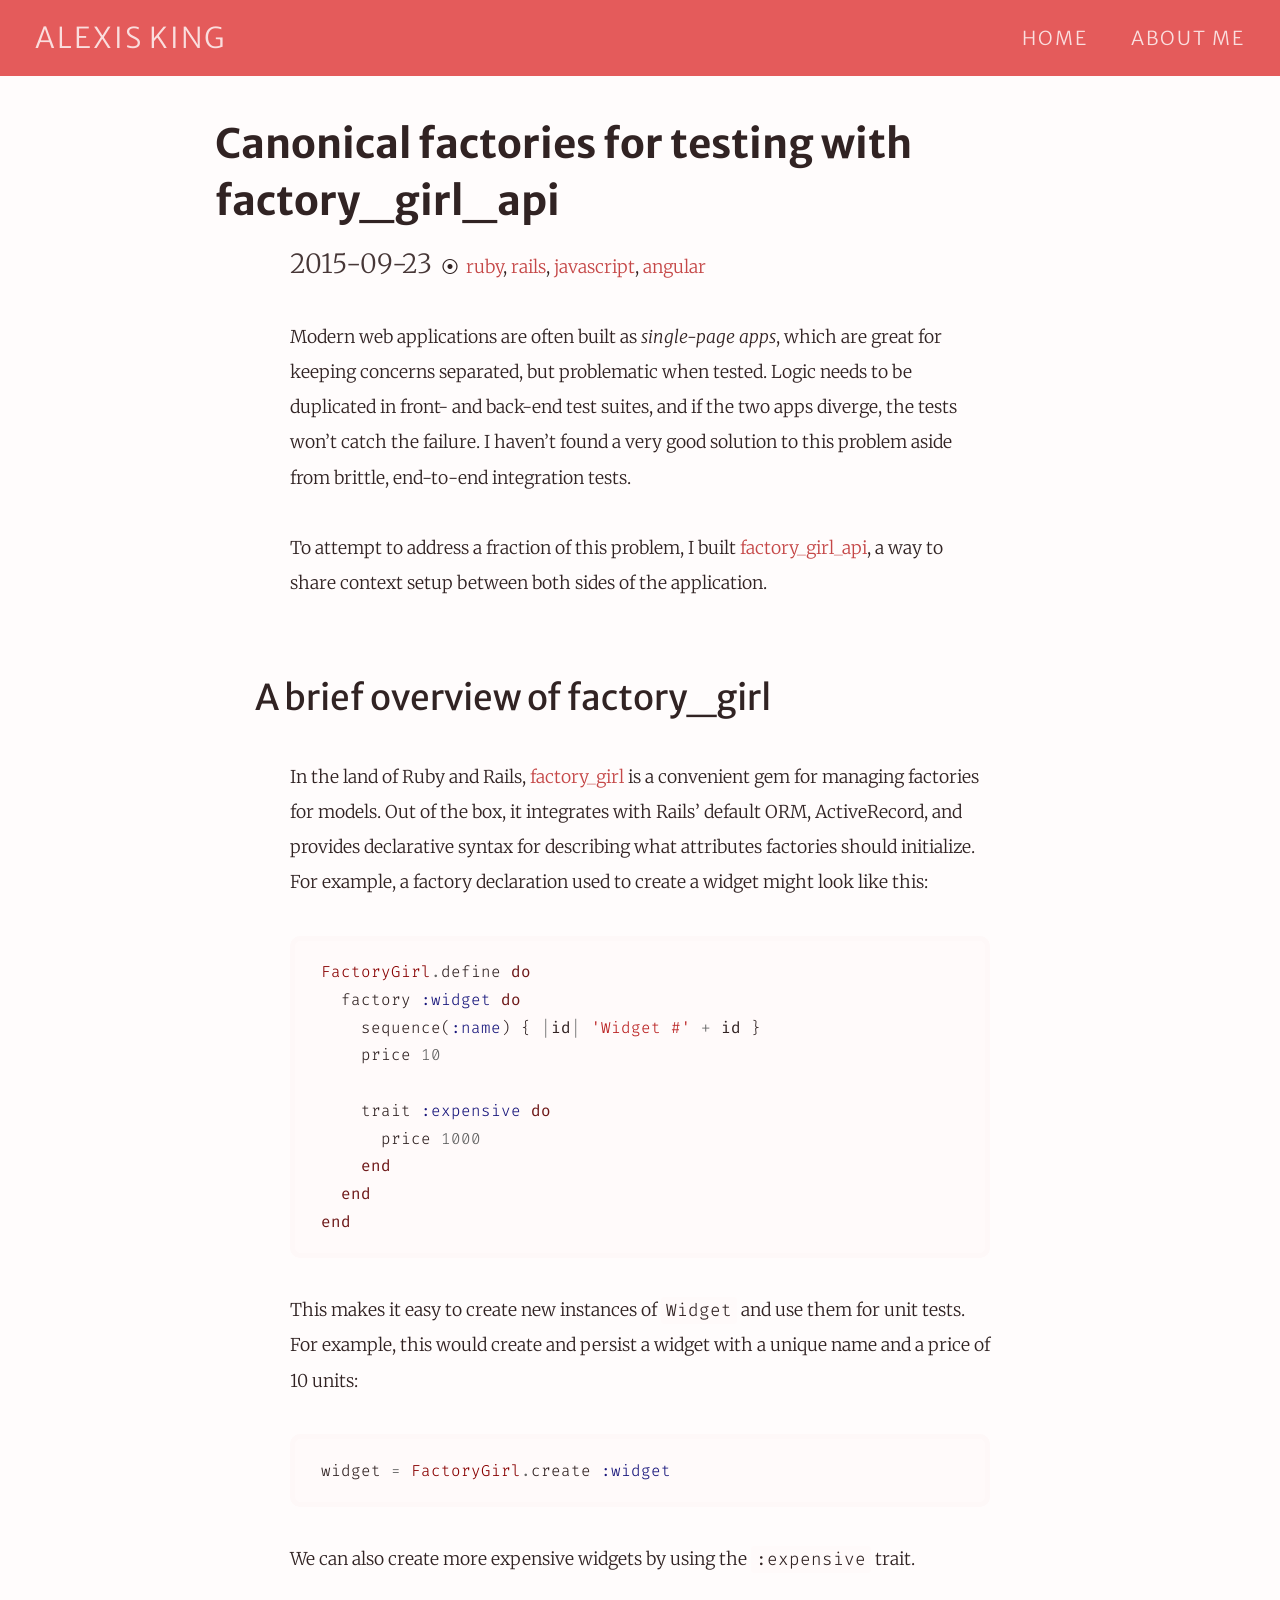
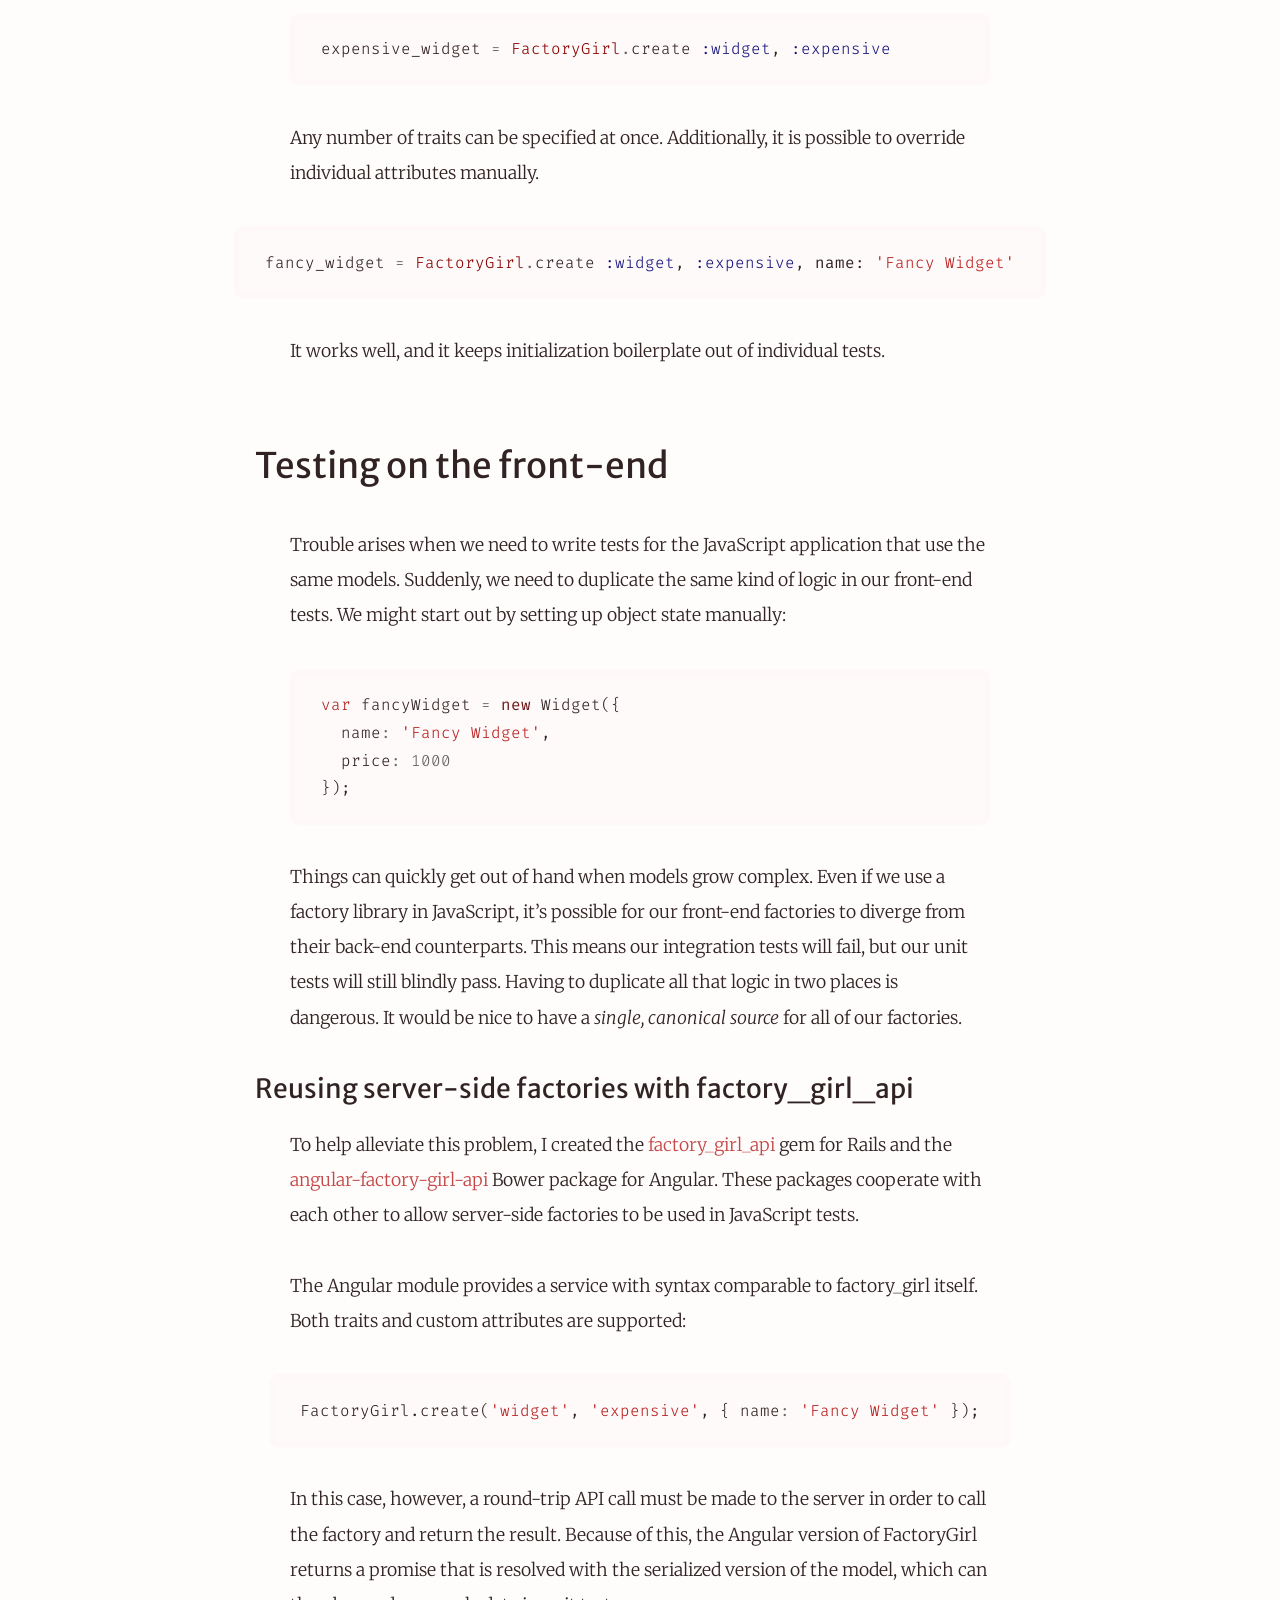
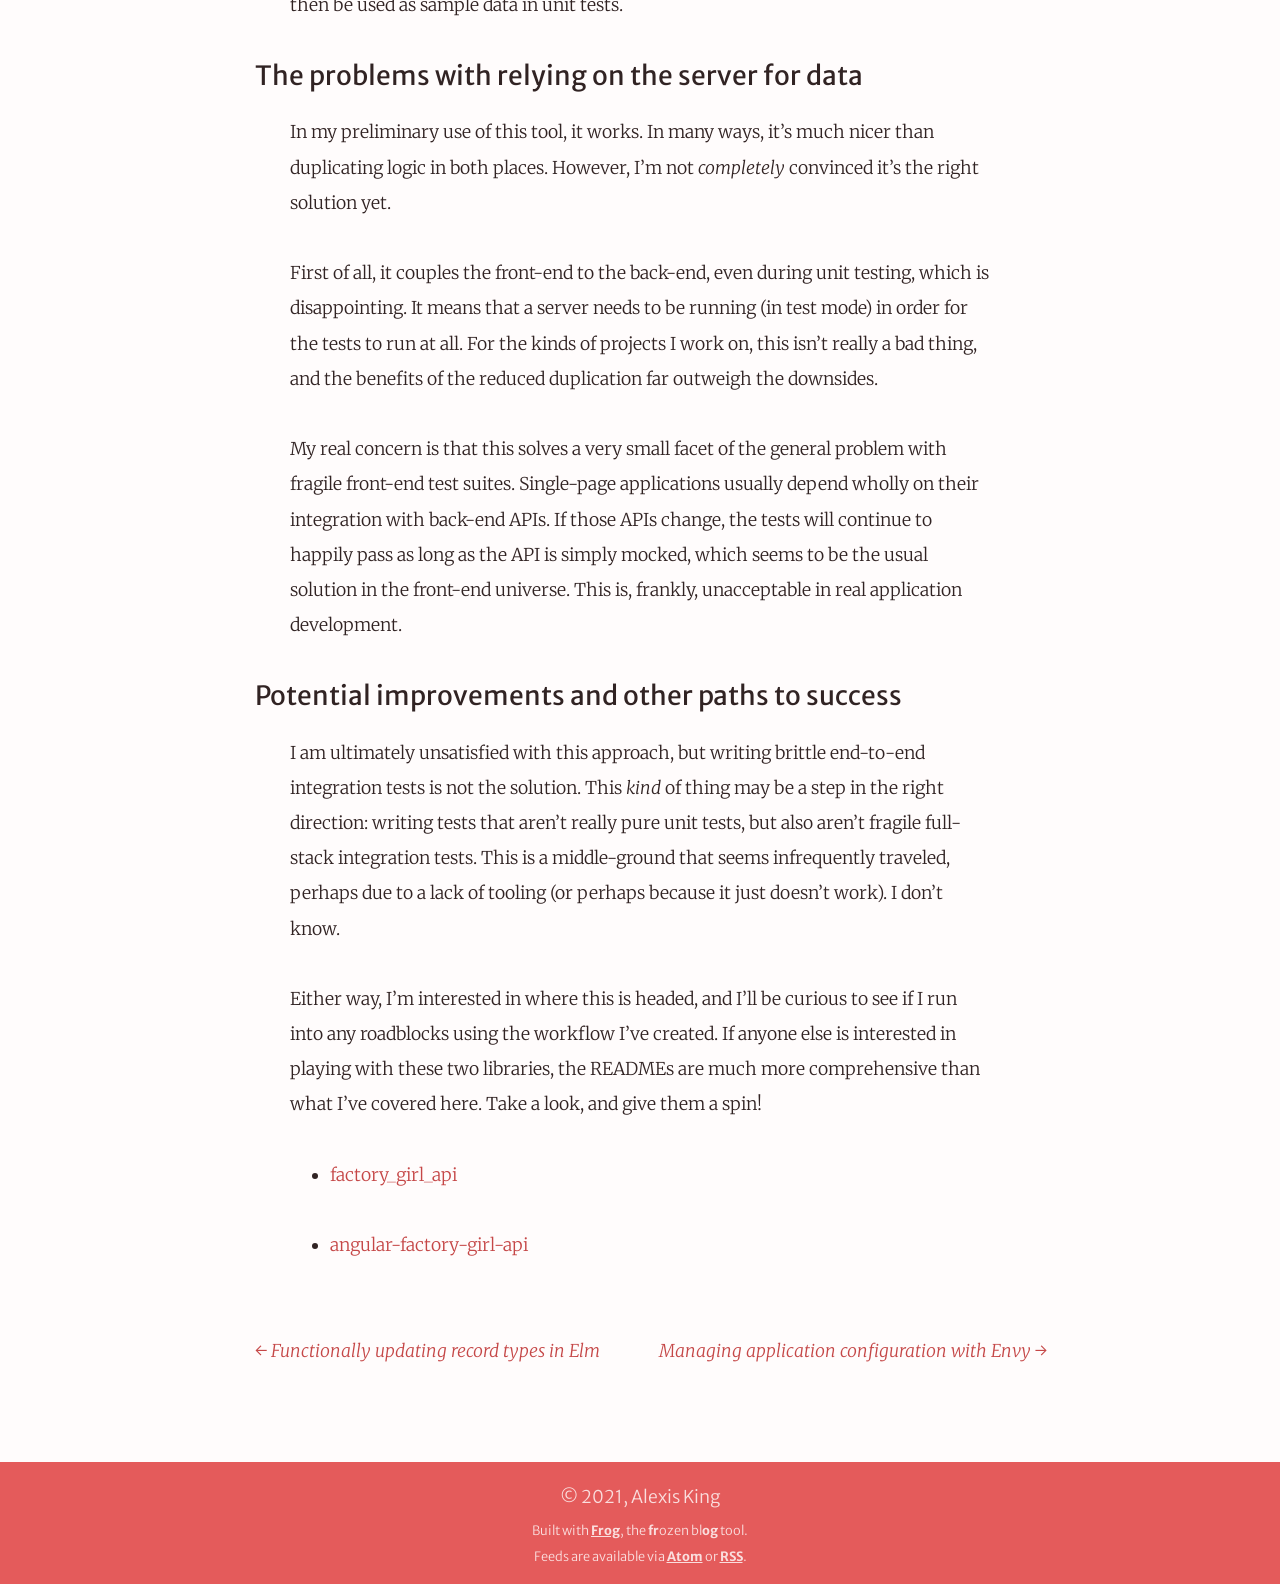
<file: blog/2015/09/23/canonical-factories-for-testing-with-factory-girl-api/index.html>
<!DOCTYPE html>
<html lang="en">
  <head>
    <meta charset="utf-8">
    <title>Canonical factories for testing with factory_girl_api</title>
    <meta name="description" content="Modern web applications are often built as _single-page apps_, which are great for keeping concerns separated, but problematic when tested. Logic needs to be duplicated in front- and back-end test suites, and if the two apps diverge, the tests won't catch...">
    <meta name="author"      content="Alexis King">
    <meta name="keywords"    content="ruby, rails, javascript, angular">
    <meta name="viewport"    content="width=device-width, initial-scale=1.0">
    <link rel="icon"      href="/favicon.ico">
    <link rel="canonical" href="http://lexi-lambda.github.io/blog/2015/09/23/canonical-factories-for-testing-with-factory-girl-api/">
    <link rel="next" href="/blog/2015/08/30/managing-application-configuration-with-envy/">
    <link rel="prev" href="/blog/2015/11/06/functionally-updating-record-types-in-elm/">
    <!-- CSS -->
    <link rel="stylesheet" type="text/css" href="https://fonts.googleapis.com/css?family=Merriweather+Sans:400,300,300italic,400italic,700,700italic,800,800italic|Merriweather:400,300,300italic,400italic,700,700italic,900,900italic|Fira+Code:300,400,500,600,700">
    <link rel="stylesheet" type="text/css" href="/css/application.min.css">
    <link rel="stylesheet" type="text/css" href="/css/pygments.min.css">
    <!-- Feeds -->
    <link rel="alternate" type="application/atom+xml"
          href="/feeds/all.atom.xml" title="Atom Feed">
    <link rel="alternate" type="application/rss+xml"
          href="/feeds/all.rss.xml" title="RSS Feed">
    <!-- JS -->
    <!-- <script src="/js/application.min.js"></script> -->
    <script type="text/javascript">
      (function(i,s,o,g,r,a,m){i['GoogleAnalyticsObject']=r;i[r]=i[r]||function(){
      (i[r].q=i[r].q||[]).push(arguments)},i[r].l=1*new Date();a=s.createElement(o),
      m=s.getElementsByTagName(o)[0];a.async=1;a.src=g;m.parentNode.insertBefore(a,m)
      })(window,document,'script','//www.google-analytics.com/analytics.js','ga');

      ga('create', 'UA-65250372-1', 'auto');
      ga('send', 'pageview');
    </script>
  </head>
  <body>
    <div id="page-content">
      <!-- Navigation Bar -->
      <header>
        <nav role="navigation" class="navigation-bar">
          <ul class="navigation-items left">
            <li id="blog-title-header"><a href="/"><h1>Alexis King</h1></a></li>
          </ul>
          <ul class="navigation-items center"></ul>
          <ul class="navigation-items right">
            <li><a href="/">Home</a></li>
            <li><a href="/resume.html">About Me</a></li>
          </ul>
        </nav>
      </header>
      <section role="main">
        <!-- Main column -->
        <div class="content" class="col-md-12">



          <article class="main">
  <header>
    <h1 class="title">Canonical factories for testing with factory_girl_api</h1>
    <div class='date-and-tags'>
      <time datetime="2015-09-23T16:30:12">
        2015-09-23
      </time>
      <span style="margin: 0 3px">⦿</span>
      <span class="tags"><a href="/tags/ruby.html">ruby</a>, <a href="/tags/rails.html">rails</a>, <a href="/tags/javascript.html">javascript</a>, <a href="/tags/angular.html">angular</a></span>
    </div>
  </header>

<p>Modern web applications are often built as <em>single-page apps</em>, which are great for keeping concerns separated, but problematic when tested. Logic needs to be duplicated in front- and back-end test suites, and if the two apps diverge, the tests won&rsquo;t catch the failure. I haven&rsquo;t found a very good solution to this problem aside from brittle, end-to-end integration tests.</p>

<p>To attempt to address a fraction of this problem, I built <a href="https://github.com/lexi-lambda/factory_girl_api">factory_girl_api</a>, a way to share context setup between both sides of the application.</p>
<!-- more-->

<h1 id="a-brief-overview-of-factorygirl">A brief overview of factory_girl</h1>

<p>In the land of Ruby and Rails, <a href="https://github.com/thoughtbot/factory_girl">factory_girl</a> is a convenient gem for managing factories for models. Out of the box, it integrates with Rails&rsquo; default ORM, ActiveRecord, and provides declarative syntax for describing what attributes factories should initialize. For example, a factory declaration used to create a widget might look like this:</p>

<div class="brush: ruby">
 <div class="source">
  <pre><span></span><span class="no">FactoryGirl</span><span class="o">.</span><span class="n">define</span> <span class="k">do</span>
  <span class="n">factory</span> <span class="ss">:widget</span> <span class="k">do</span>
    <span class="n">sequence</span><span class="p">(</span><span class="ss">:name</span><span class="p">)</span> <span class="p">{</span> <span class="o">|</span><span class="nb">id</span><span class="o">|</span> <span class="s1">&#39;Widget #&#39;</span> <span class="o">+</span> <span class="nb">id</span> <span class="p">}</span>
    <span class="n">price</span> <span class="mi">10</span>

    <span class="n">trait</span> <span class="ss">:expensive</span> <span class="k">do</span>
      <span class="n">price</span> <span class="mi">1000</span>
    <span class="k">end</span>
  <span class="k">end</span>
<span class="k">end</span>
</pre></div>

</div>

<p>This makes it easy to create new instances of <code>Widget</code> and use them for unit tests. For example, this would create and persist a widget with a unique name and a price of 10 units:</p>

<div class="brush: ruby">
 <div class="source">
  <pre><span></span><span class="n">widget</span> <span class="o">=</span> <span class="no">FactoryGirl</span><span class="o">.</span><span class="n">create</span> <span class="ss">:widget</span>
</pre></div>

</div>

<p>We can also create more expensive widgets by using the <code>:expensive</code> trait.</p>

<div class="brush: ruby">
 <div class="source">
  <pre><span></span><span class="n">expensive_widget</span> <span class="o">=</span> <span class="no">FactoryGirl</span><span class="o">.</span><span class="n">create</span> <span class="ss">:widget</span><span class="p">,</span> <span class="ss">:expensive</span>
</pre></div>

</div>

<p>Any number of traits can be specified at once. Additionally, it is possible to override individual attributes manually.</p>

<div class="brush: ruby">
 <div class="source">
  <pre><span></span><span class="n">fancy_widget</span> <span class="o">=</span> <span class="no">FactoryGirl</span><span class="o">.</span><span class="n">create</span> <span class="ss">:widget</span><span class="p">,</span> <span class="ss">:expensive</span><span class="p">,</span> <span class="nb">name</span><span class="p">:</span> <span class="s1">&#39;Fancy Widget&#39;</span>
</pre></div>

</div>

<p>It works well, and it keeps initialization boilerplate out of individual tests.</p>

<h1 id="testing-on-the-front-end">Testing on the front-end</h1>

<p>Trouble arises when we need to write tests for the JavaScript application that use the same models. Suddenly, we need to duplicate the same kind of logic in our front-end tests. We might start out by setting up object state manually:</p>

<div class="brush: js">
 <div class="source">
  <pre><span></span><span class="kd">var</span> <span class="nx">fancyWidget</span> <span class="o">=</span> <span class="k">new</span> <span class="nx">Widget</span><span class="p">({</span>
  <span class="nx">name</span><span class="o">:</span> <span class="s1">&#39;Fancy Widget&#39;</span><span class="p">,</span>
  <span class="nx">price</span><span class="o">:</span> <span class="mi">1000</span>
<span class="p">});</span>
</pre></div>

</div>

<p>Things can quickly get out of hand when models grow complex. Even if we use a factory library in JavaScript, it&rsquo;s possible for our front-end factories to diverge from their back-end counterparts. This means our integration tests will fail, but our unit tests will still blindly pass. Having to duplicate all that logic in two places is dangerous. It would be nice to have a <em>single, canonical source</em> for all of our factories.</p>

<h2 id="reusing-server-side-factories-with-factorygirlapi">Reusing server-side factories with factory_girl_api</h2>

<p>To help alleviate this problem, I created the <a href="https://github.com/lexi-lambda/factory_girl_api">factory_girl_api</a> gem for Rails and the <a href="https://github.com/lexi-lambda/angular-factory-girl-api">angular-factory-girl-api</a> Bower package for Angular. These packages cooperate with each other to allow server-side factories to be used in JavaScript tests.</p>

<p>The Angular module provides a service with syntax comparable to factory_girl itself. Both traits and custom attributes are supported:</p>

<div class="brush: js">
 <div class="source">
  <pre><span></span><span class="nx">FactoryGirl</span><span class="p">.</span><span class="nx">create</span><span class="p">(</span><span class="s1">&#39;widget&#39;</span><span class="p">,</span> <span class="s1">&#39;expensive&#39;</span><span class="p">,</span> <span class="p">{</span> <span class="nx">name</span><span class="o">:</span> <span class="s1">&#39;Fancy Widget&#39;</span> <span class="p">});</span>
</pre></div>

</div>

<p>In this case, however, a round-trip API call must be made to the server in order to call the factory and return the result. Because of this, the Angular version of FactoryGirl returns a promise that is resolved with the serialized version of the model, which can then be used as sample data in unit tests.</p>

<h2 id="the-problems-with-relying-on-the-server-for-data">The problems with relying on the server for data</h2>

<p>In my preliminary use of this tool, it works. In many ways, it&rsquo;s much nicer than duplicating logic in both places. However, I&rsquo;m not <em>completely</em> convinced it&rsquo;s the right solution yet.</p>

<p>First of all, it couples the front-end to the back-end, even during unit testing, which is disappointing. It means that a server needs to be running (in test mode) in order for the tests to run at all. For the kinds of projects I work on, this isn&rsquo;t really a bad thing, and the benefits of the reduced duplication far outweigh the downsides.</p>

<p>My real concern is that this solves a very small facet of the general problem with fragile front-end test suites. Single-page applications usually depend wholly on their integration with back-end APIs. If those APIs change, the tests will continue to happily pass as long as the API is simply mocked, which seems to be the usual solution in the front-end universe. This is, frankly, unacceptable in real application development.</p>

<h2 id="potential-improvements-and-other-paths-to-success">Potential improvements and other paths to success</h2>

<p>I am ultimately unsatisfied with this approach, but writing brittle end-to-end integration tests is not the solution. This <em>kind</em> of thing may be a step in the right direction: writing tests that aren&rsquo;t really pure unit tests, but also aren&rsquo;t fragile full-stack integration tests. This is a middle-ground that seems infrequently traveled, perhaps due to a lack of tooling (or perhaps because it just doesn&rsquo;t work). I don&rsquo;t know.</p>

<p>Either way, I&rsquo;m interested in where this is headed, and I&rsquo;ll be curious to see if I run into any roadblocks using the workflow I&rsquo;ve created. If anyone else is interested in playing with these two libraries, the READMEs are much more comprehensive than what I&rsquo;ve covered here. Take a look, and give them a spin!</p>

<ul>
 <li><a href="https://github.com/lexi-lambda/factory_girl_api">factory_girl_api</a></li>
 <li><a href="https://github.com/lexi-lambda/angular-factory-girl-api">angular-factory-girl-api</a></li></ul>
  <footer>
    <ul class="pager">
      <li class="previous">
        <a href="/blog/2015/11/06/functionally-updating-record-types-in-elm/">&larr; <em>Functionally updating record types in Elm</em></a>
      </li>
      <li class="next">
        <a href="/blog/2015/08/30/managing-application-configuration-with-envy/"><em>Managing application configuration with Envy</em> &rarr;</a>
      </li>
    </ul>
  </footer>
</article>
        </div>
      </section>
      <footer>
        <div class="content">
          <h2 id="copyright-notice">© 2021, Alexis King</h2>
          <h3>
            Built with <a href="https://github.com/greghendershott/frog">Frog</a>, the
            <strong>fr</strong>ozen bl<strong>og</strong> tool.
          </h3>
          <h3>
            Feeds are available via <a href="/feeds/all.atom.xml">Atom</a>
            or <a href="/feeds/all.rss.xml">RSS</a>.
          </h3>
        </div>
      </footer>
    </div>
  </body>
</html>
</file>
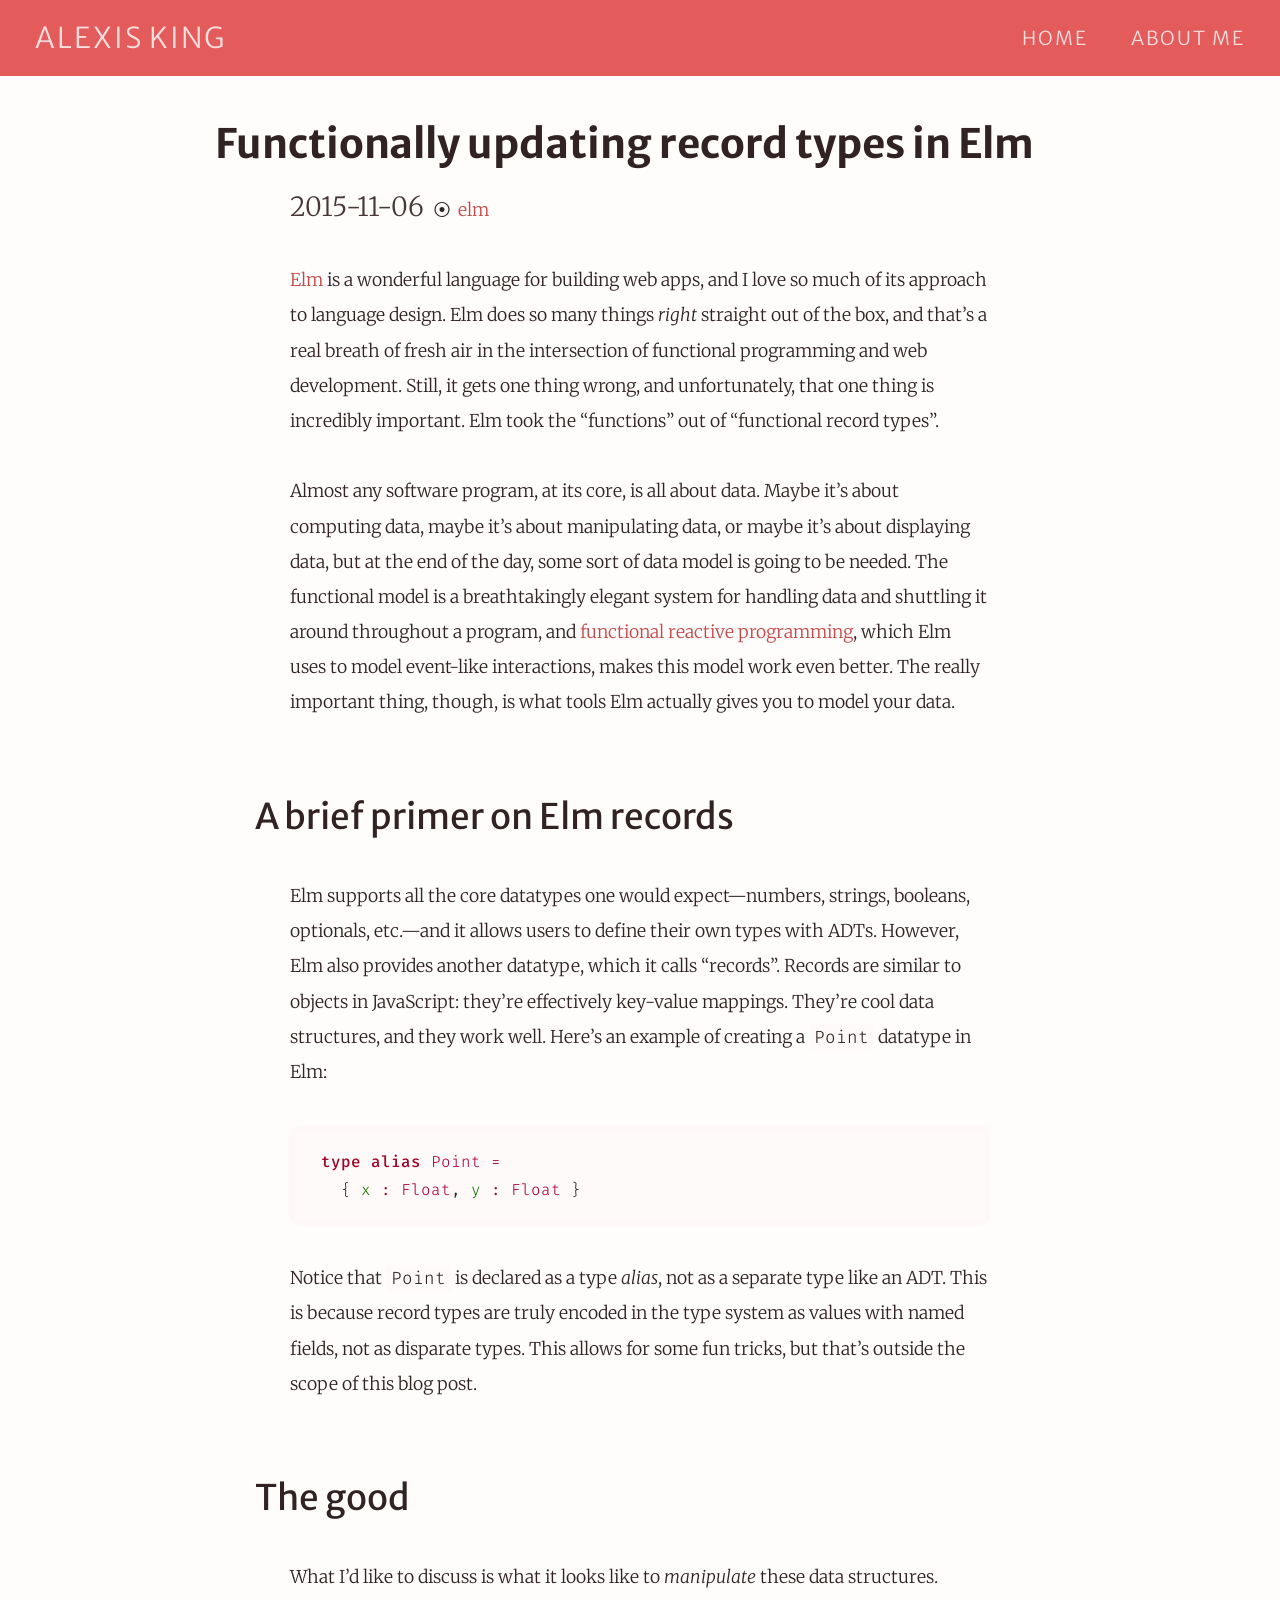
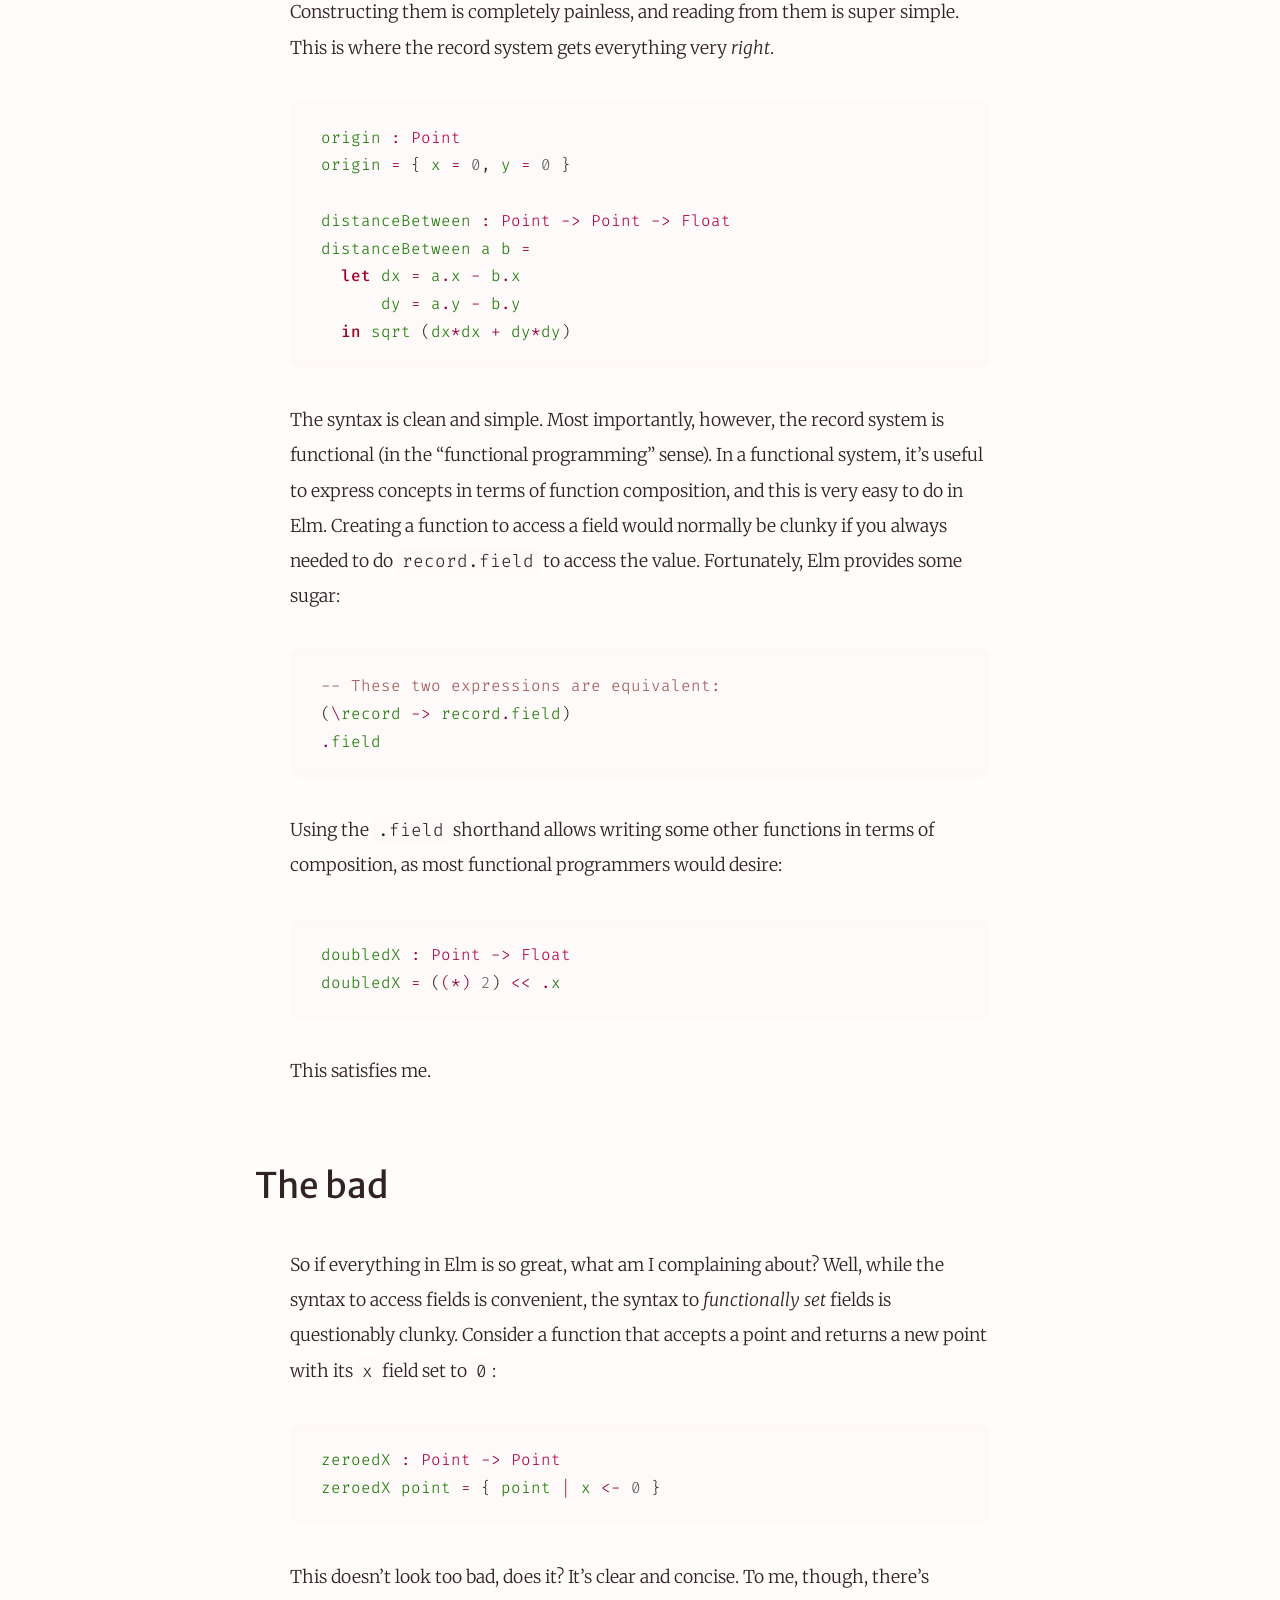
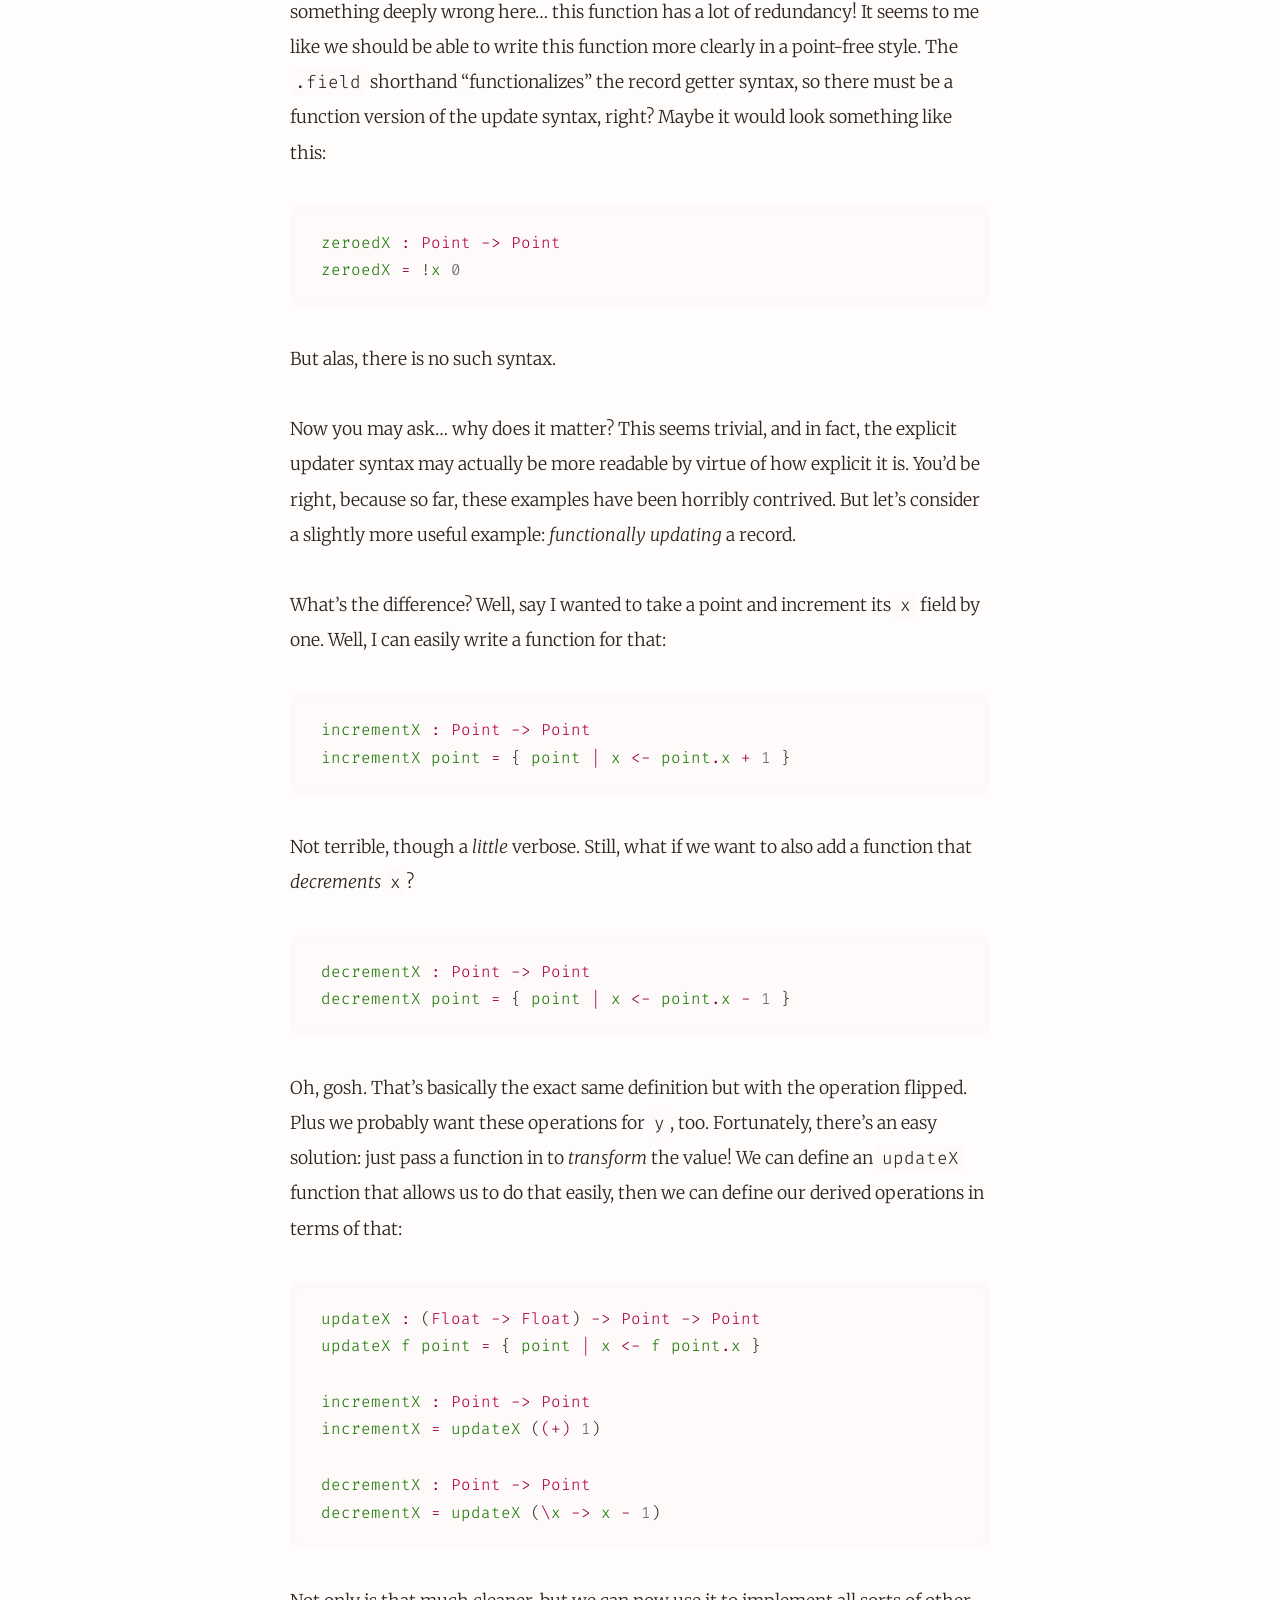
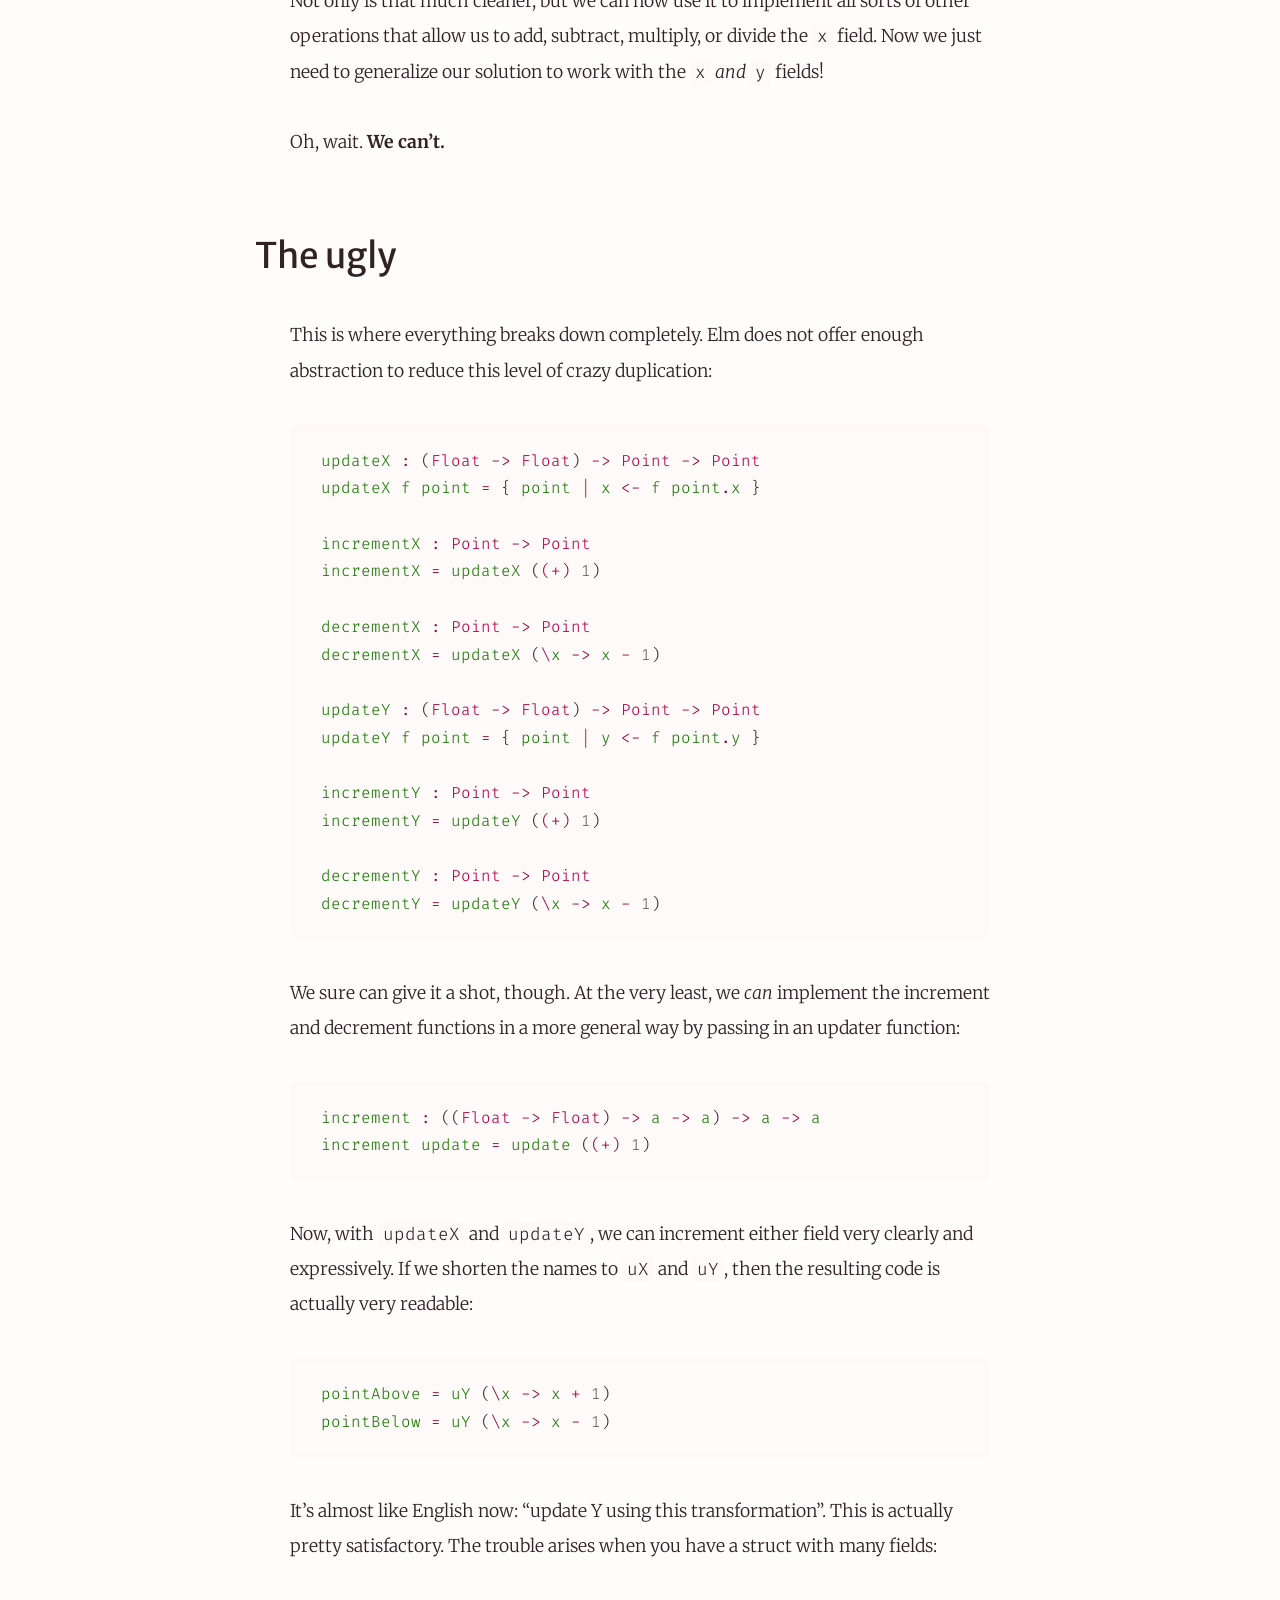
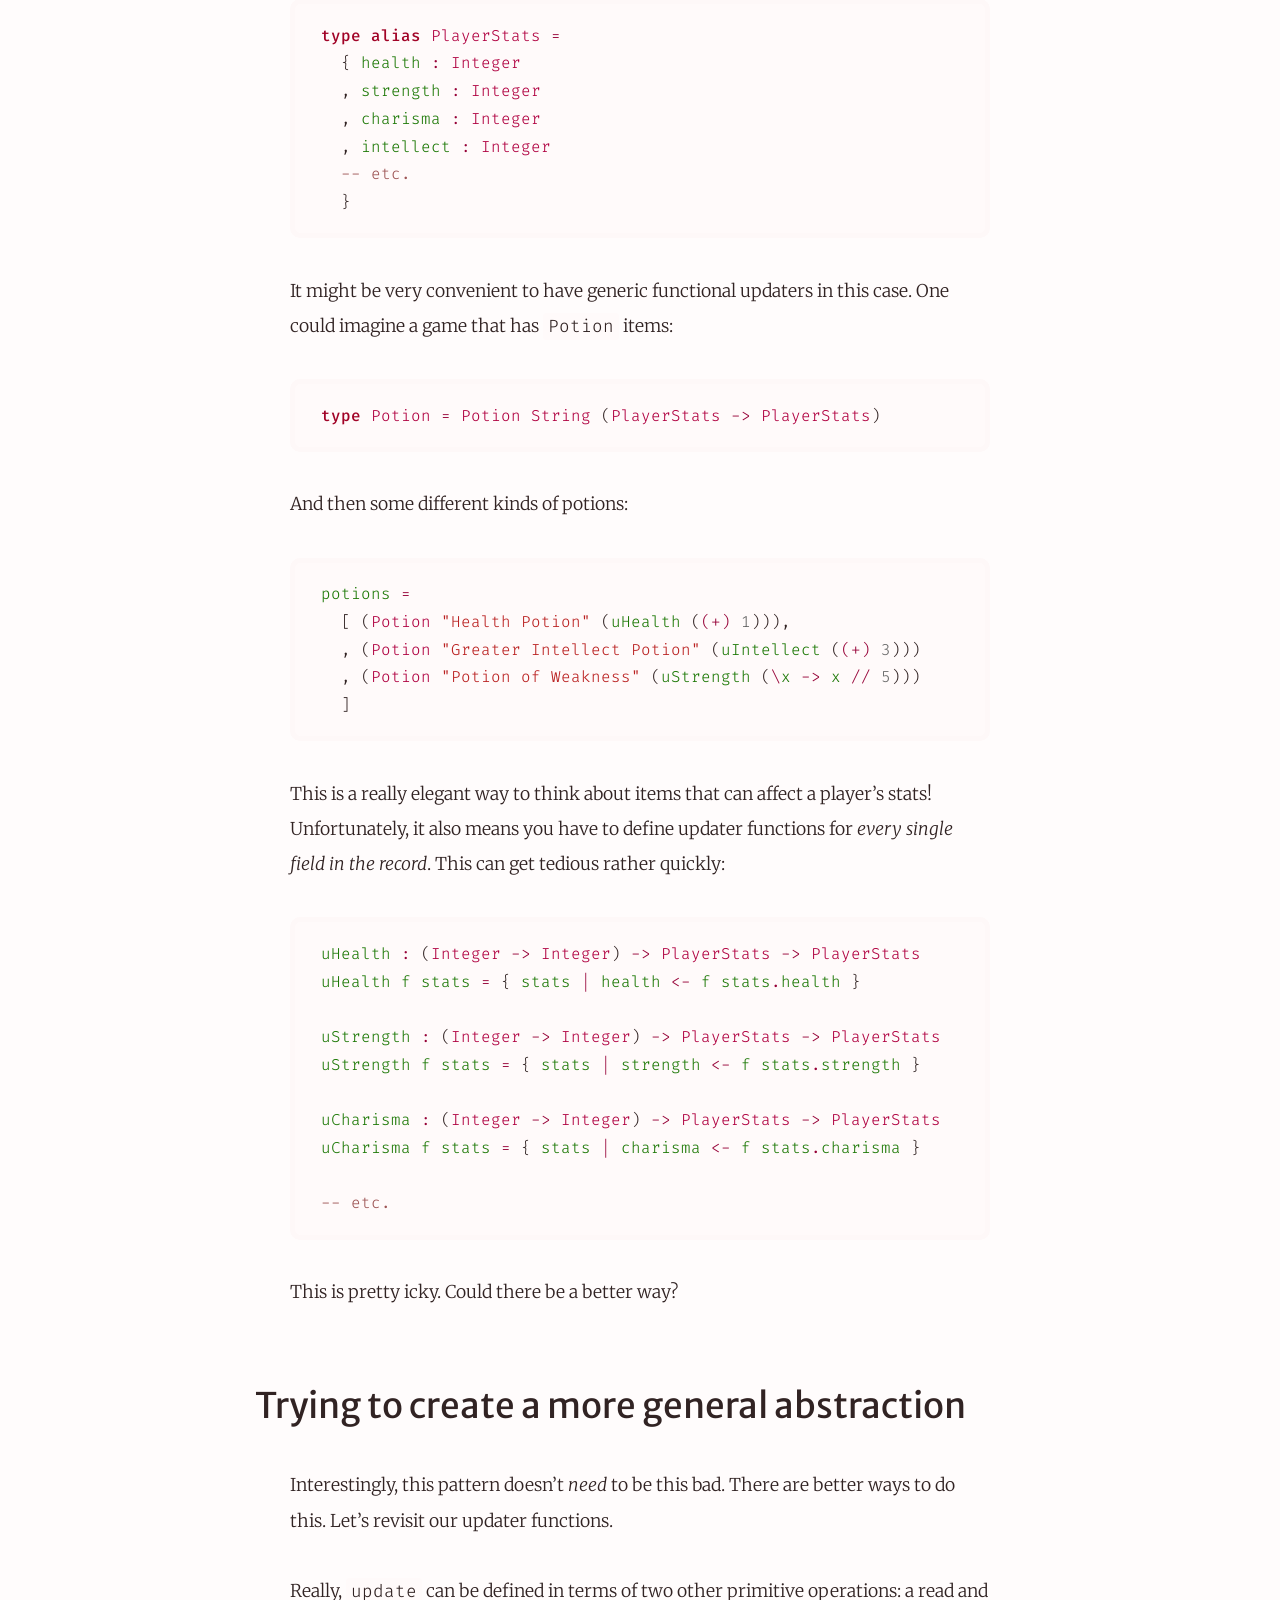
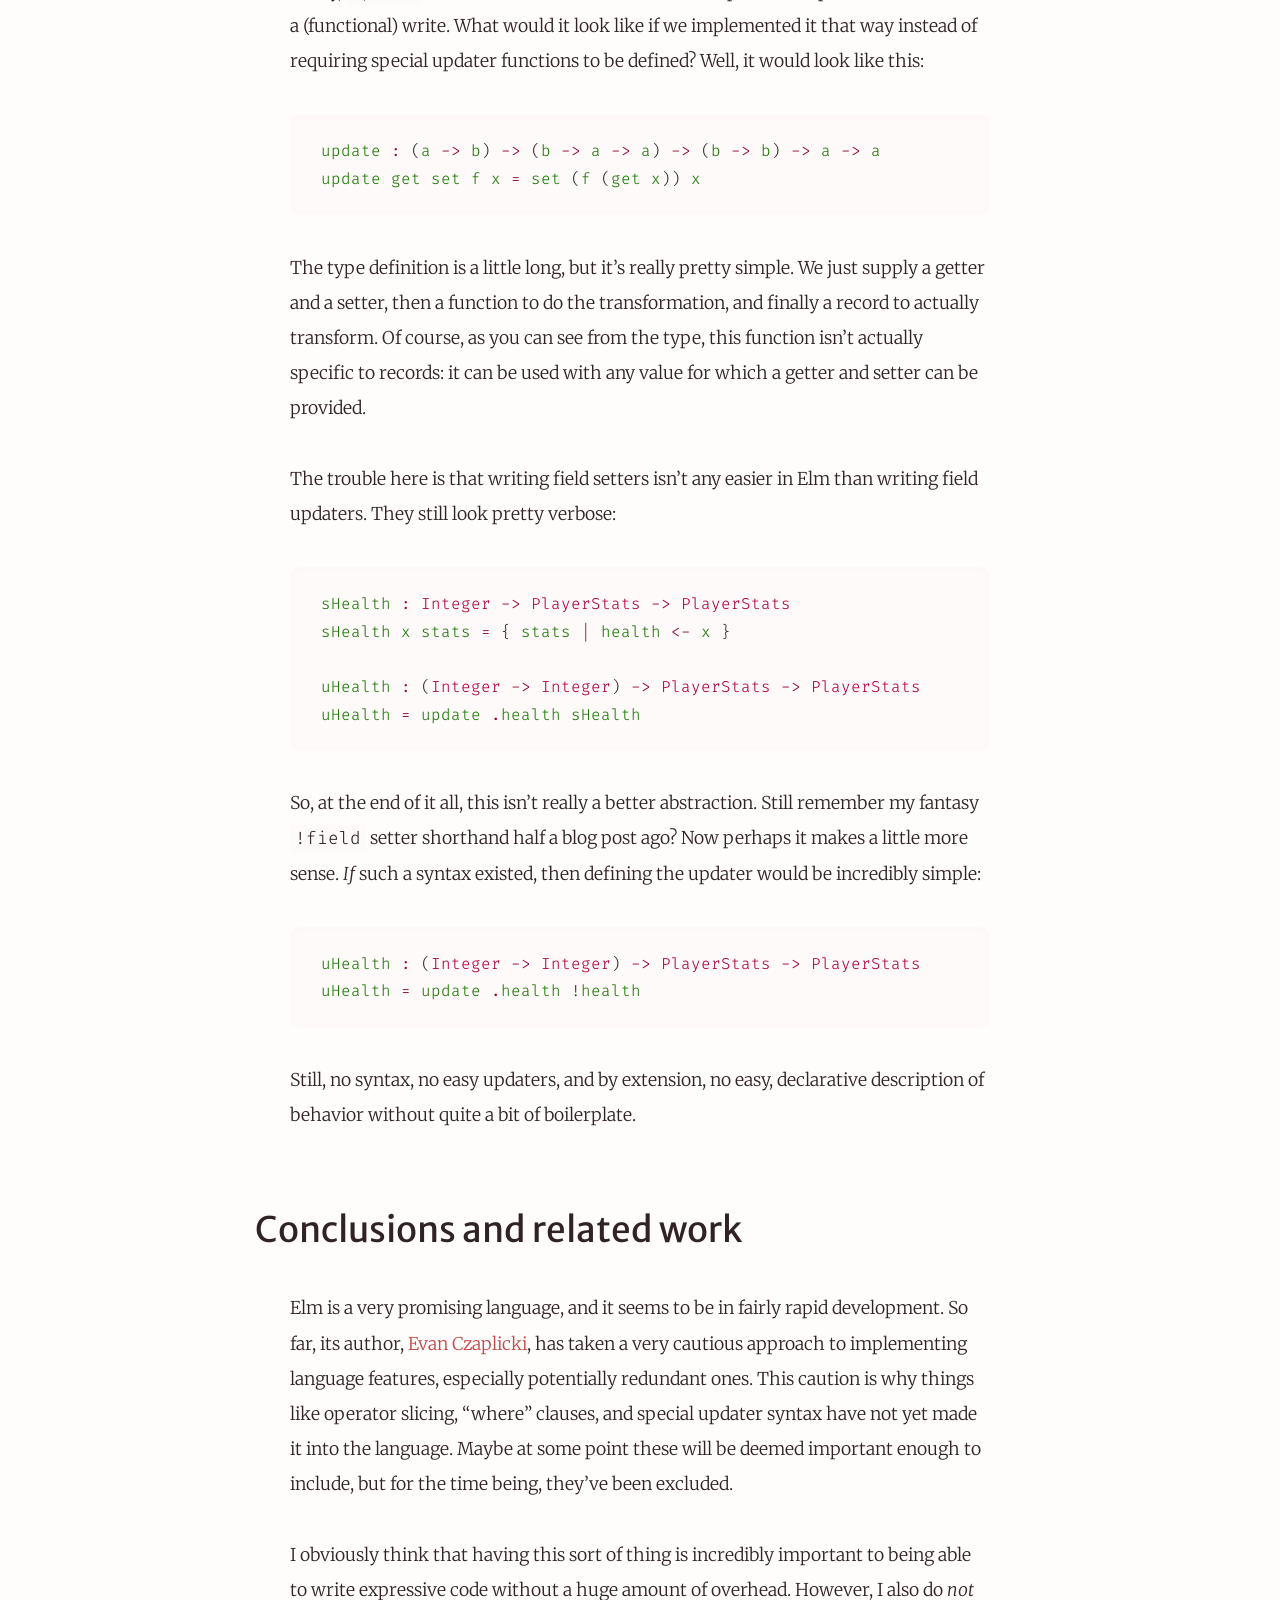
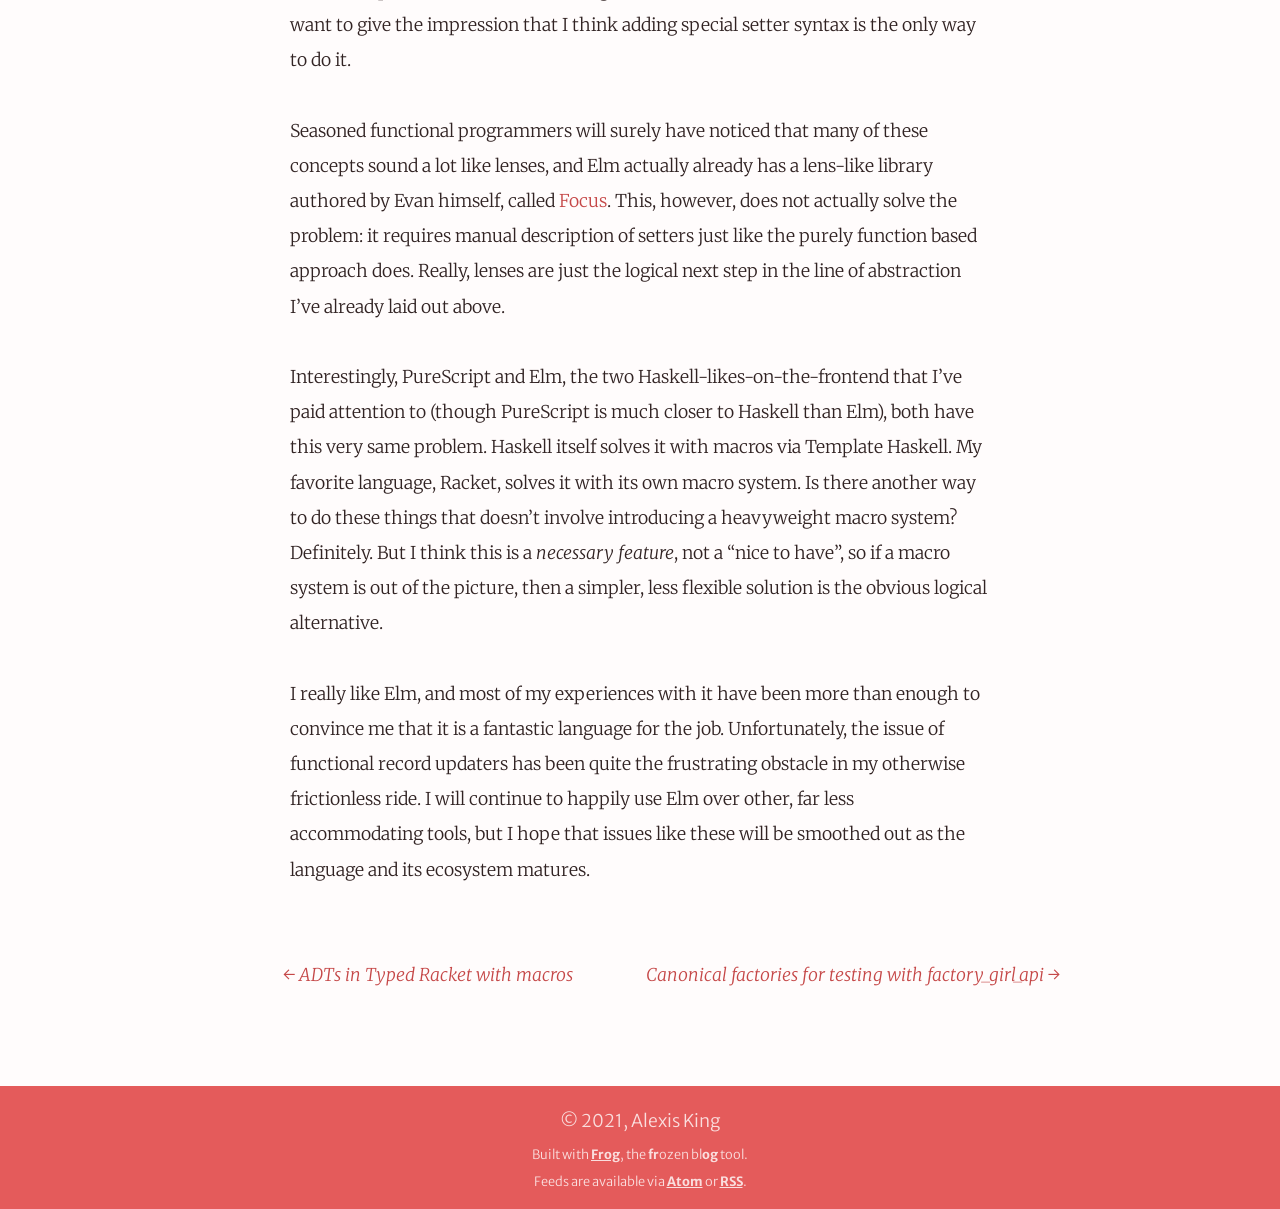
<file: blog/2015/11/06/functionally-updating-record-types-in-elm/index.html>
<!DOCTYPE html>
<html lang="en">
  <head>
    <meta charset="utf-8">
    <title>Functionally updating record types in Elm</title>
    <meta name="description" content="Elm is a wonderful language for building web apps, and I love so much of its approach to language design. Elm does so many things _right_ straight out of the box, and that's a real breath of fresh air in the intersection of functional programming and web ...">
    <meta name="author"      content="Alexis King">
    <meta name="keywords"    content="elm">
    <meta name="viewport"    content="width=device-width, initial-scale=1.0">
    <link rel="icon"      href="/favicon.ico">
    <link rel="canonical" href="http://lexi-lambda.github.io/blog/2015/11/06/functionally-updating-record-types-in-elm/">
    <link rel="next" href="/blog/2015/09/23/canonical-factories-for-testing-with-factory-girl-api/">
    <link rel="prev" href="/blog/2015/12/21/adts-in-typed-racket-with-macros/">
    <!-- CSS -->
    <link rel="stylesheet" type="text/css" href="https://fonts.googleapis.com/css?family=Merriweather+Sans:400,300,300italic,400italic,700,700italic,800,800italic|Merriweather:400,300,300italic,400italic,700,700italic,900,900italic|Fira+Code:300,400,500,600,700">
    <link rel="stylesheet" type="text/css" href="/css/application.min.css">
    <link rel="stylesheet" type="text/css" href="/css/pygments.min.css">
    <!-- Feeds -->
    <link rel="alternate" type="application/atom+xml"
          href="/feeds/all.atom.xml" title="Atom Feed">
    <link rel="alternate" type="application/rss+xml"
          href="/feeds/all.rss.xml" title="RSS Feed">
    <!-- JS -->
    <!-- <script src="/js/application.min.js"></script> -->
    <script type="text/javascript">
      (function(i,s,o,g,r,a,m){i['GoogleAnalyticsObject']=r;i[r]=i[r]||function(){
      (i[r].q=i[r].q||[]).push(arguments)},i[r].l=1*new Date();a=s.createElement(o),
      m=s.getElementsByTagName(o)[0];a.async=1;a.src=g;m.parentNode.insertBefore(a,m)
      })(window,document,'script','//www.google-analytics.com/analytics.js','ga');

      ga('create', 'UA-65250372-1', 'auto');
      ga('send', 'pageview');
    </script>
  </head>
  <body>
    <div id="page-content">
      <!-- Navigation Bar -->
      <header>
        <nav role="navigation" class="navigation-bar">
          <ul class="navigation-items left">
            <li id="blog-title-header"><a href="/"><h1>Alexis King</h1></a></li>
          </ul>
          <ul class="navigation-items center"></ul>
          <ul class="navigation-items right">
            <li><a href="/">Home</a></li>
            <li><a href="/resume.html">About Me</a></li>
          </ul>
        </nav>
      </header>
      <section role="main">
        <!-- Main column -->
        <div class="content" class="col-md-12">



          <article class="main">
  <header>
    <h1 class="title">Functionally updating record types in Elm</h1>
    <div class='date-and-tags'>
      <time datetime="2015-11-06T19:58:40">
        2015-11-06
      </time>
      <span style="margin: 0 3px">⦿</span>
      <span class="tags"><a href="/tags/elm.html">elm</a></span>
    </div>
  </header>

<p><a href="http://elm-lang.org">Elm</a> is a wonderful language for building web apps, and I love so much of its approach to language design. Elm does so many things <em>right</em> straight out of the box, and that&rsquo;s a real breath of fresh air in the intersection of functional programming and web development. Still, it gets one thing wrong, and unfortunately, that one thing is incredibly important. Elm took the &ldquo;functions&rdquo; out of &ldquo;functional record types&rdquo;.</p>
<!-- more-->

<p>Almost any software program, at its core, is all about data. Maybe it&rsquo;s about computing data, maybe it&rsquo;s about manipulating data, or maybe it&rsquo;s about displaying data, but at the end of the day, some sort of data model is going to be needed. The functional model is a breathtakingly elegant system for handling data and shuttling it around throughout a program, and <a href="https://en.wikipedia.org/wiki/Functional_reactive_programming">functional reactive programming</a>, which Elm uses to model event-like interactions, makes this model work even better. The really important thing, though, is what tools Elm actually gives you to model your data.</p>

<h1 id="a-brief-primer-on-elm-records">A brief primer on Elm records</h1>

<p>Elm supports all the core datatypes one would expect—numbers, strings, booleans, optionals, etc.—and it allows users to define their own types with ADTs. However, Elm also provides another datatype, which it calls &ldquo;records&rdquo;. Records are similar to objects in JavaScript: they&rsquo;re effectively key-value mappings. They&rsquo;re cool data structures, and they work well. Here&rsquo;s an example of creating a <code>Point</code> datatype in Elm:</p>

<div class="brush: elm">
 <div class="source">
  <pre><span></span><span class="kr">type</span> <span class="kr">alias</span> <span class="kt">Point</span> <span class="nf">=</span>
  <span class="p">{</span> <span class="nv">x</span> <span class="nf">:</span> <span class="kt">Float</span><span class="p">,</span> <span class="nv">y</span> <span class="nf">:</span> <span class="kt">Float</span> <span class="p">}</span>
</pre></div>

</div>

<p>Notice that <code>Point</code> is declared as a type <em>alias</em>, not as a separate type like an ADT. This is because record types are truly encoded in the type system as values with named fields, not as disparate types. This allows for some fun tricks, but that&rsquo;s outside the scope of this blog post.</p>

<h1 id="the-good">The good</h1>

<p>What I&rsquo;d like to discuss is what it looks like to <em>manipulate</em> these data structures. Constructing them is completely painless, and reading from them is super simple. This is where the record system gets everything very <em>right</em>.</p>

<div class="brush: elm">
 <div class="source">
  <pre><span></span><span class="nv">origin</span> <span class="nf">:</span> <span class="kt">Point</span>
<span class="nv">origin</span> <span class="nf">=</span> <span class="p">{</span> <span class="nv">x</span> <span class="nf">=</span> <span class="mi">0</span><span class="p">,</span> <span class="nv">y</span> <span class="nf">=</span> <span class="mi">0</span> <span class="p">}</span>

<span class="nv">distanceBetween</span> <span class="nf">:</span> <span class="kt">Point</span> <span class="nf">-&gt;</span> <span class="kt">Point</span> <span class="nf">-&gt;</span> <span class="kt">Float</span>
<span class="nv">distanceBetween</span> <span class="nv">a</span> <span class="nv">b</span> <span class="nf">=</span>
  <span class="kr">let</span> <span class="nv">dx</span> <span class="nf">=</span> <span class="nv">a</span><span class="nf">.</span><span class="nv">x</span> <span class="nf">-</span> <span class="nv">b</span><span class="nf">.</span><span class="nv">x</span>
      <span class="nv">dy</span> <span class="nf">=</span> <span class="nv">a</span><span class="nf">.</span><span class="nv">y</span> <span class="nf">-</span> <span class="nv">b</span><span class="nf">.</span><span class="nv">y</span>
  <span class="kr">in</span> <span class="nv">sqrt</span> <span class="p">(</span><span class="nv">dx</span><span class="nf">*</span><span class="nv">dx</span> <span class="nf">+</span> <span class="nv">dy</span><span class="nf">*</span><span class="nv">dy</span><span class="p">)</span>
</pre></div>

</div>

<p>The syntax is clean and simple. Most importantly, however, the record system is functional (in the &ldquo;functional programming&rdquo; sense). In a functional system, it&rsquo;s useful to express concepts in terms of function composition, and this is very easy to do in Elm. Creating a function to access a field would normally be clunky if you always needed to do <code>record.field</code> to access the value. Fortunately, Elm provides some sugar:</p>

<div class="brush: elm">
 <div class="source">
  <pre><span></span><span class="c1">-- These two expressions are equivalent:</span>
<span class="p">(</span><span class="nf">\</span><span class="nv">record</span> <span class="nf">-&gt;</span> <span class="nv">record</span><span class="nf">.</span><span class="nv">field</span><span class="p">)</span>
<span class="nf">.</span><span class="nv">field</span>
</pre></div>

</div>

<p>Using the <code>.field</code> shorthand allows writing some other functions in terms of composition, as most functional programmers would desire:</p>

<div class="brush: elm">
 <div class="source">
  <pre><span></span><span class="nv">doubledX</span> <span class="nf">:</span> <span class="kt">Point</span> <span class="nf">-&gt;</span> <span class="kt">Float</span>
<span class="nv">doubledX</span> <span class="nf">=</span> <span class="p">(</span><span class="nf">(*)</span> <span class="mi">2</span><span class="p">)</span> <span class="nf">&lt;&lt;</span> <span class="nf">.</span><span class="nv">x</span>
</pre></div>

</div>

<p>This satisfies me.</p>

<h1 id="the-bad">The bad</h1>

<p>So if everything in Elm is so great, what am I complaining about? Well, while the syntax to access fields is convenient, the syntax to <em>functionally set</em> fields is questionably clunky. Consider a function that accepts a point and returns a new point with its <code>x</code> field set to <code>0</code>:</p>

<div class="brush: elm">
 <div class="source">
  <pre><span></span><span class="nv">zeroedX</span> <span class="nf">:</span> <span class="kt">Point</span> <span class="nf">-&gt;</span> <span class="kt">Point</span>
<span class="nv">zeroedX</span> <span class="nv">point</span> <span class="nf">=</span> <span class="p">{</span> <span class="nv">point</span> <span class="nf">|</span> <span class="nv">x</span> <span class="nf">&lt;-</span> <span class="mi">0</span> <span class="p">}</span>
</pre></div>

</div>

<p>This doesn&rsquo;t look too bad, does it? It&rsquo;s clear and concise. To me, though, there&rsquo;s something deeply wrong here&hellip; this function has a lot of redundancy! It seems to me like we should be able to write this function more clearly in a point-free style. The <code>.field</code> shorthand &ldquo;functionalizes&rdquo; the record getter syntax, so there must be a function version of the update syntax, right? Maybe it would look something like this:</p>

<div class="brush: elm">
 <div class="source">
  <pre><span></span><span class="nv">zeroedX</span> <span class="nf">:</span> <span class="kt">Point</span> <span class="nf">-&gt;</span> <span class="kt">Point</span>
<span class="nv">zeroedX</span> <span class="nf">=</span> <span class="err">!</span><span class="nv">x</span> <span class="mi">0</span>
</pre></div>

</div>

<p>But alas, there is no such syntax.</p>

<p>Now you may ask&hellip; why does it matter? This seems trivial, and in fact, the explicit updater syntax may actually be more readable by virtue of how explicit it is. You&rsquo;d be right, because so far, these examples have been horribly contrived. But let&rsquo;s consider a slightly more useful example: <em>functionally updating</em> a record.</p>

<p>What&rsquo;s the difference? Well, say I wanted to take a point and increment its <code>x</code> field by one. Well, I can easily write a function for that:</p>

<div class="brush: elm">
 <div class="source">
  <pre><span></span><span class="nv">incrementX</span> <span class="nf">:</span> <span class="kt">Point</span> <span class="nf">-&gt;</span> <span class="kt">Point</span>
<span class="nv">incrementX</span> <span class="nv">point</span> <span class="nf">=</span> <span class="p">{</span> <span class="nv">point</span> <span class="nf">|</span> <span class="nv">x</span> <span class="nf">&lt;-</span> <span class="nv">point</span><span class="nf">.</span><span class="nv">x</span> <span class="nf">+</span> <span class="mi">1</span> <span class="p">}</span>
</pre></div>

</div>

<p>Not terrible, though a <em>little</em> verbose. Still, what if we want to also add a function that <em>decrements</em> <code>x</code>?</p>

<div class="brush: elm">
 <div class="source">
  <pre><span></span><span class="nv">decrementX</span> <span class="nf">:</span> <span class="kt">Point</span> <span class="nf">-&gt;</span> <span class="kt">Point</span>
<span class="nv">decrementX</span> <span class="nv">point</span> <span class="nf">=</span> <span class="p">{</span> <span class="nv">point</span> <span class="nf">|</span> <span class="nv">x</span> <span class="nf">&lt;-</span> <span class="nv">point</span><span class="nf">.</span><span class="nv">x</span> <span class="nf">-</span> <span class="mi">1</span> <span class="p">}</span>
</pre></div>

</div>

<p>Oh, gosh. That&rsquo;s basically the exact same definition but with the operation flipped. Plus we probably want these operations for <code>y</code>, too. Fortunately, there&rsquo;s an easy solution: just pass a function in to <em>transform</em> the value! We can define an <code>updateX</code> function that allows us to do that easily, then we can define our derived operations in terms of that:</p>

<div class="brush: elm">
 <div class="source">
  <pre><span></span><span class="nv">updateX</span> <span class="nf">:</span> <span class="p">(</span><span class="kt">Float</span> <span class="nf">-&gt;</span> <span class="kt">Float</span><span class="p">)</span> <span class="nf">-&gt;</span> <span class="kt">Point</span> <span class="nf">-&gt;</span> <span class="kt">Point</span>
<span class="nv">updateX</span> <span class="nv">f</span> <span class="nv">point</span> <span class="nf">=</span> <span class="p">{</span> <span class="nv">point</span> <span class="nf">|</span> <span class="nv">x</span> <span class="nf">&lt;-</span> <span class="nv">f</span> <span class="nv">point</span><span class="nf">.</span><span class="nv">x</span> <span class="p">}</span>

<span class="nv">incrementX</span> <span class="nf">:</span> <span class="kt">Point</span> <span class="nf">-&gt;</span> <span class="kt">Point</span>
<span class="nv">incrementX</span> <span class="nf">=</span> <span class="nv">updateX</span> <span class="p">(</span><span class="nf">(+)</span> <span class="mi">1</span><span class="p">)</span>

<span class="nv">decrementX</span> <span class="nf">:</span> <span class="kt">Point</span> <span class="nf">-&gt;</span> <span class="kt">Point</span>
<span class="nv">decrementX</span> <span class="nf">=</span> <span class="nv">updateX</span> <span class="p">(</span><span class="nf">\</span><span class="nv">x</span> <span class="nf">-&gt;</span> <span class="nv">x</span> <span class="nf">-</span> <span class="mi">1</span><span class="p">)</span>
</pre></div>

</div>

<p>Not only is that much cleaner, but we can now use it to implement all sorts of other operations that allow us to add, subtract, multiply, or divide the <code>x</code> field. Now we just need to generalize our solution to work with the <code>x</code> <em>and</em> <code>y</code> fields!</p>

<p>Oh, wait. <strong>We can&rsquo;t.</strong></p>

<h1 id="the-ugly">The ugly</h1>

<p>This is where everything breaks down completely. Elm does not offer enough abstraction to reduce this level of crazy duplication:</p>

<div class="brush: elm">
 <div class="source">
  <pre><span></span><span class="nv">updateX</span> <span class="nf">:</span> <span class="p">(</span><span class="kt">Float</span> <span class="nf">-&gt;</span> <span class="kt">Float</span><span class="p">)</span> <span class="nf">-&gt;</span> <span class="kt">Point</span> <span class="nf">-&gt;</span> <span class="kt">Point</span>
<span class="nv">updateX</span> <span class="nv">f</span> <span class="nv">point</span> <span class="nf">=</span> <span class="p">{</span> <span class="nv">point</span> <span class="nf">|</span> <span class="nv">x</span> <span class="nf">&lt;-</span> <span class="nv">f</span> <span class="nv">point</span><span class="nf">.</span><span class="nv">x</span> <span class="p">}</span>

<span class="nv">incrementX</span> <span class="nf">:</span> <span class="kt">Point</span> <span class="nf">-&gt;</span> <span class="kt">Point</span>
<span class="nv">incrementX</span> <span class="nf">=</span> <span class="nv">updateX</span> <span class="p">(</span><span class="nf">(+)</span> <span class="mi">1</span><span class="p">)</span>

<span class="nv">decrementX</span> <span class="nf">:</span> <span class="kt">Point</span> <span class="nf">-&gt;</span> <span class="kt">Point</span>
<span class="nv">decrementX</span> <span class="nf">=</span> <span class="nv">updateX</span> <span class="p">(</span><span class="nf">\</span><span class="nv">x</span> <span class="nf">-&gt;</span> <span class="nv">x</span> <span class="nf">-</span> <span class="mi">1</span><span class="p">)</span>

<span class="nv">updateY</span> <span class="nf">:</span> <span class="p">(</span><span class="kt">Float</span> <span class="nf">-&gt;</span> <span class="kt">Float</span><span class="p">)</span> <span class="nf">-&gt;</span> <span class="kt">Point</span> <span class="nf">-&gt;</span> <span class="kt">Point</span>
<span class="nv">updateY</span> <span class="nv">f</span> <span class="nv">point</span> <span class="nf">=</span> <span class="p">{</span> <span class="nv">point</span> <span class="nf">|</span> <span class="nv">y</span> <span class="nf">&lt;-</span> <span class="nv">f</span> <span class="nv">point</span><span class="nf">.</span><span class="nv">y</span> <span class="p">}</span>

<span class="nv">incrementY</span> <span class="nf">:</span> <span class="kt">Point</span> <span class="nf">-&gt;</span> <span class="kt">Point</span>
<span class="nv">incrementY</span> <span class="nf">=</span> <span class="nv">updateY</span> <span class="p">(</span><span class="nf">(+)</span> <span class="mi">1</span><span class="p">)</span>

<span class="nv">decrementY</span> <span class="nf">:</span> <span class="kt">Point</span> <span class="nf">-&gt;</span> <span class="kt">Point</span>
<span class="nv">decrementY</span> <span class="nf">=</span> <span class="nv">updateY</span> <span class="p">(</span><span class="nf">\</span><span class="nv">x</span> <span class="nf">-&gt;</span> <span class="nv">x</span> <span class="nf">-</span> <span class="mi">1</span><span class="p">)</span>
</pre></div>

</div>

<p>We sure can give it a shot, though. At the very least, we <em>can</em> implement the increment and decrement functions in a more general way by passing in an updater function:</p>

<div class="brush: elm">
 <div class="source">
  <pre><span></span><span class="nv">increment</span> <span class="nf">:</span> <span class="p">((</span><span class="kt">Float</span> <span class="nf">-&gt;</span> <span class="kt">Float</span><span class="p">)</span> <span class="nf">-&gt;</span> <span class="nv">a</span> <span class="nf">-&gt;</span> <span class="nv">a</span><span class="p">)</span> <span class="nf">-&gt;</span> <span class="nv">a</span> <span class="nf">-&gt;</span> <span class="nv">a</span>
<span class="nv">increment</span> <span class="nv">update</span> <span class="nf">=</span> <span class="nv">update</span> <span class="p">(</span><span class="nf">(+)</span> <span class="mi">1</span><span class="p">)</span>
</pre></div>

</div>

<p>Now, with <code>updateX</code> and <code>updateY</code>, we can increment either field very clearly and expressively. If we shorten the names to <code>uX</code> and <code>uY</code>, then the resulting code is actually very readable:</p>

<div class="brush: elm">
 <div class="source">
  <pre><span></span><span class="nv">pointAbove</span> <span class="nf">=</span> <span class="nv">uY</span> <span class="p">(</span><span class="nf">\</span><span class="nv">x</span> <span class="nf">-&gt;</span> <span class="nv">x</span> <span class="nf">+</span> <span class="mi">1</span><span class="p">)</span>
<span class="nv">pointBelow</span> <span class="nf">=</span> <span class="nv">uY</span> <span class="p">(</span><span class="nf">\</span><span class="nv">x</span> <span class="nf">-&gt;</span> <span class="nv">x</span> <span class="nf">-</span> <span class="mi">1</span><span class="p">)</span>
</pre></div>

</div>

<p>It&rsquo;s almost like English now: &ldquo;update Y using this transformation&rdquo;. This is actually pretty satisfactory. The trouble arises when you have a struct with many fields:</p>

<div class="brush: elm">
 <div class="source">
  <pre><span></span><span class="kr">type</span> <span class="kr">alias</span> <span class="kt">PlayerStats</span> <span class="nf">=</span>
  <span class="p">{</span> <span class="nv">health</span> <span class="nf">:</span> <span class="kt">Integer</span>
  <span class="p">,</span> <span class="nv">strength</span> <span class="nf">:</span> <span class="kt">Integer</span>
  <span class="p">,</span> <span class="nv">charisma</span> <span class="nf">:</span> <span class="kt">Integer</span>
  <span class="p">,</span> <span class="nv">intellect</span> <span class="nf">:</span> <span class="kt">Integer</span>
  <span class="c1">-- etc.</span>
  <span class="p">}</span>
</pre></div>

</div>

<p>It might be very convenient to have generic functional updaters in this case. One could imagine a game that has <code>Potion</code> items:</p>

<div class="brush: elm">
 <div class="source">
  <pre><span></span><span class="kr">type</span> <span class="kt">Potion</span> <span class="nf">=</span> <span class="kt">Potion</span> <span class="kt">String</span> <span class="p">(</span><span class="kt">PlayerStats</span> <span class="nf">-&gt;</span> <span class="kt">PlayerStats</span><span class="p">)</span>
</pre></div>

</div>

<p>And then some different kinds of potions:</p>

<div class="brush: elm">
 <div class="source">
  <pre><span></span><span class="nv">potions</span> <span class="nf">=</span>
  <span class="p">[</span> <span class="p">(</span><span class="kt">Potion</span> <span class="s">"Health Potion"</span> <span class="p">(</span><span class="nv">uHealth</span> <span class="p">(</span><span class="nf">(+)</span> <span class="mi">1</span><span class="p">))),</span>
  <span class="p">,</span> <span class="p">(</span><span class="kt">Potion</span> <span class="s">"Greater Intellect Potion"</span> <span class="p">(</span><span class="nv">uIntellect</span> <span class="p">(</span><span class="nf">(+)</span> <span class="mi">3</span><span class="p">)))</span>
  <span class="p">,</span> <span class="p">(</span><span class="kt">Potion</span> <span class="s">"Potion of Weakness"</span> <span class="p">(</span><span class="nv">uStrength</span> <span class="p">(</span><span class="nf">\</span><span class="nv">x</span> <span class="nf">-&gt;</span> <span class="nv">x</span> <span class="nf">//</span> <span class="mi">5</span><span class="p">)))</span>
  <span class="p">]</span>
</pre></div>

</div>

<p>This is a really elegant way to think about items that can affect a player&rsquo;s stats! Unfortunately, it also means you have to define updater functions for <em>every single field in the record</em>. This can get tedious rather quickly:</p>

<div class="brush: elm">
 <div class="source">
  <pre><span></span><span class="nv">uHealth</span> <span class="nf">:</span> <span class="p">(</span><span class="kt">Integer</span> <span class="nf">-&gt;</span> <span class="kt">Integer</span><span class="p">)</span> <span class="nf">-&gt;</span> <span class="kt">PlayerStats</span> <span class="nf">-&gt;</span> <span class="kt">PlayerStats</span>
<span class="nv">uHealth</span> <span class="nv">f</span> <span class="nv">stats</span> <span class="nf">=</span> <span class="p">{</span> <span class="nv">stats</span> <span class="nf">|</span> <span class="nv">health</span> <span class="nf">&lt;-</span> <span class="nv">f</span> <span class="nv">stats</span><span class="nf">.</span><span class="nv">health</span> <span class="p">}</span>

<span class="nv">uStrength</span> <span class="nf">:</span> <span class="p">(</span><span class="kt">Integer</span> <span class="nf">-&gt;</span> <span class="kt">Integer</span><span class="p">)</span> <span class="nf">-&gt;</span> <span class="kt">PlayerStats</span> <span class="nf">-&gt;</span> <span class="kt">PlayerStats</span>
<span class="nv">uStrength</span> <span class="nv">f</span> <span class="nv">stats</span> <span class="nf">=</span> <span class="p">{</span> <span class="nv">stats</span> <span class="nf">|</span> <span class="nv">strength</span> <span class="nf">&lt;-</span> <span class="nv">f</span> <span class="nv">stats</span><span class="nf">.</span><span class="nv">strength</span> <span class="p">}</span>

<span class="nv">uCharisma</span> <span class="nf">:</span> <span class="p">(</span><span class="kt">Integer</span> <span class="nf">-&gt;</span> <span class="kt">Integer</span><span class="p">)</span> <span class="nf">-&gt;</span> <span class="kt">PlayerStats</span> <span class="nf">-&gt;</span> <span class="kt">PlayerStats</span>
<span class="nv">uCharisma</span> <span class="nv">f</span> <span class="nv">stats</span> <span class="nf">=</span> <span class="p">{</span> <span class="nv">stats</span> <span class="nf">|</span> <span class="nv">charisma</span> <span class="nf">&lt;-</span> <span class="nv">f</span> <span class="nv">stats</span><span class="nf">.</span><span class="nv">charisma</span> <span class="p">}</span>

<span class="c1">-- etc.</span>
</pre></div>

</div>

<p>This is pretty icky. Could there be a better way?</p>

<h1 id="trying-to-create-a-more-general-abstraction">Trying to create a more general abstraction</h1>

<p>Interestingly, this pattern doesn&rsquo;t <em>need</em> to be this bad. There are better ways to do this. Let&rsquo;s revisit our updater functions.</p>

<p>Really, <code>update</code> can be defined in terms of two other primitive operations: a read and a (functional) write. What would it look like if we implemented it that way instead of requiring special updater functions to be defined? Well, it would look like this:</p>

<div class="brush: elm">
 <div class="source">
  <pre><span></span><span class="nv">update</span> <span class="nf">:</span> <span class="p">(</span><span class="nv">a</span> <span class="nf">-&gt;</span> <span class="nv">b</span><span class="p">)</span> <span class="nf">-&gt;</span> <span class="p">(</span><span class="nv">b</span> <span class="nf">-&gt;</span> <span class="nv">a</span> <span class="nf">-&gt;</span> <span class="nv">a</span><span class="p">)</span> <span class="nf">-&gt;</span> <span class="p">(</span><span class="nv">b</span> <span class="nf">-&gt;</span> <span class="nv">b</span><span class="p">)</span> <span class="nf">-&gt;</span> <span class="nv">a</span> <span class="nf">-&gt;</span> <span class="nv">a</span>
<span class="nv">update</span> <span class="nv">get</span> <span class="nv">set</span> <span class="nv">f</span> <span class="nv">x</span> <span class="nf">=</span> <span class="nv">set</span> <span class="p">(</span><span class="nv">f</span> <span class="p">(</span><span class="nv">get</span> <span class="nv">x</span><span class="p">))</span> <span class="nv">x</span>
</pre></div>

</div>

<p>The type definition is a little long, but it&rsquo;s really pretty simple. We just supply a getter and a setter, then a function to do the transformation, and finally a record to actually transform. Of course, as you can see from the type, this function isn&rsquo;t actually specific to records: it can be used with any value for which a getter and setter can be provided.</p>

<p>The trouble here is that writing field setters isn&rsquo;t any easier in Elm than writing field updaters. They still look pretty verbose:</p>

<div class="brush: elm">
 <div class="source">
  <pre><span></span><span class="nv">sHealth</span> <span class="nf">:</span> <span class="kt">Integer</span> <span class="nf">-&gt;</span> <span class="kt">PlayerStats</span> <span class="nf">-&gt;</span> <span class="kt">PlayerStats</span>
<span class="nv">sHealth</span> <span class="nv">x</span> <span class="nv">stats</span> <span class="nf">=</span> <span class="p">{</span> <span class="nv">stats</span> <span class="nf">|</span> <span class="nv">health</span> <span class="nf">&lt;-</span> <span class="nv">x</span> <span class="p">}</span>

<span class="nv">uHealth</span> <span class="nf">:</span> <span class="p">(</span><span class="kt">Integer</span> <span class="nf">-&gt;</span> <span class="kt">Integer</span><span class="p">)</span> <span class="nf">-&gt;</span> <span class="kt">PlayerStats</span> <span class="nf">-&gt;</span> <span class="kt">PlayerStats</span>
<span class="nv">uHealth</span> <span class="nf">=</span> <span class="nv">update</span> <span class="nf">.</span><span class="nv">health</span> <span class="nv">sHealth</span>
</pre></div>

</div>

<p>So, at the end of it all, this isn&rsquo;t really a better abstraction. Still remember my fantasy <code>!field</code> setter shorthand half a blog post ago? Now perhaps it makes a little more sense. <em>If</em> such a syntax existed, then defining the updater would be incredibly simple:</p>

<div class="brush: elm">
 <div class="source">
  <pre><span></span><span class="nv">uHealth</span> <span class="nf">:</span> <span class="p">(</span><span class="kt">Integer</span> <span class="nf">-&gt;</span> <span class="kt">Integer</span><span class="p">)</span> <span class="nf">-&gt;</span> <span class="kt">PlayerStats</span> <span class="nf">-&gt;</span> <span class="kt">PlayerStats</span>
<span class="nv">uHealth</span> <span class="nf">=</span> <span class="nv">update</span> <span class="nf">.</span><span class="nv">health</span> <span class="err">!</span><span class="nv">health</span>
</pre></div>

</div>

<p>Still, no syntax, no easy updaters, and by extension, no easy, declarative description of behavior without quite a bit of boilerplate.</p>

<h1 id="conclusions-and-related-work">Conclusions and related work</h1>

<p>Elm is a very promising language, and it seems to be in fairly rapid development. So far, its author, <a href="https://twitter.com/czaplic">Evan Czaplicki</a>, has taken a very cautious approach to implementing language features, especially potentially redundant ones. This caution is why things like operator slicing, &ldquo;where&rdquo; clauses, and special updater syntax have not yet made it into the language. Maybe at some point these will be deemed important enough to include, but for the time being, they&rsquo;ve been excluded.</p>

<p>I obviously think that having this sort of thing is incredibly important to being able to write expressive code without a huge amount of overhead. However, I also do <em>not</em> want to give the impression that I think adding special setter syntax is the only way to do it.</p>

<p>Seasoned functional programmers will surely have noticed that many of these concepts sound a lot like lenses, and Elm actually already has a lens-like library authored by Evan himself, called <a href="https://github.com/evancz/focus">Focus</a>. This, however, does not actually solve the problem: it requires manual description of setters just like the purely function based approach does. Really, lenses are just the logical next step in the line of abstraction I&rsquo;ve already laid out above.</p>

<p>Interestingly, PureScript and Elm, the two Haskell-likes-on-the-frontend that I&rsquo;ve paid attention to (though PureScript is much closer to Haskell than Elm), both have this very same problem. Haskell itself solves it with macros via Template Haskell. My favorite language, Racket, solves it with its own macro system. Is there another way to do these things that doesn&rsquo;t involve introducing a heavyweight macro system? Definitely. But I think this is a <em>necessary feature</em>, not a &ldquo;nice to have&rdquo;, so if a macro system is out of the picture, then a simpler, less flexible solution is the obvious logical alternative.</p>

<p>I really like Elm, and most of my experiences with it have been more than enough to convince me that it is a fantastic language for the job. Unfortunately, the issue of functional record updaters has been quite the frustrating obstacle in my otherwise frictionless ride. I will continue to happily use Elm over other, far less accommodating tools, but I hope that issues like these will be smoothed out as the language and its ecosystem matures.</p>
  <footer>
    <ul class="pager">
      <li class="previous">
        <a href="/blog/2015/12/21/adts-in-typed-racket-with-macros/">&larr; <em>ADTs in Typed Racket with macros</em></a>
      </li>
      <li class="next">
        <a href="/blog/2015/09/23/canonical-factories-for-testing-with-factory-girl-api/"><em>Canonical factories for testing with factory_girl_api</em> &rarr;</a>
      </li>
    </ul>
  </footer>
</article>
        </div>
      </section>
      <footer>
        <div class="content">
          <h2 id="copyright-notice">© 2021, Alexis King</h2>
          <h3>
            Built with <a href="https://github.com/greghendershott/frog">Frog</a>, the
            <strong>fr</strong>ozen bl<strong>og</strong> tool.
          </h3>
          <h3>
            Feeds are available via <a href="/feeds/all.atom.xml">Atom</a>
            or <a href="/feeds/all.rss.xml">RSS</a>.
          </h3>
        </div>
      </footer>
    </div>
  </body>
</html>
</file>
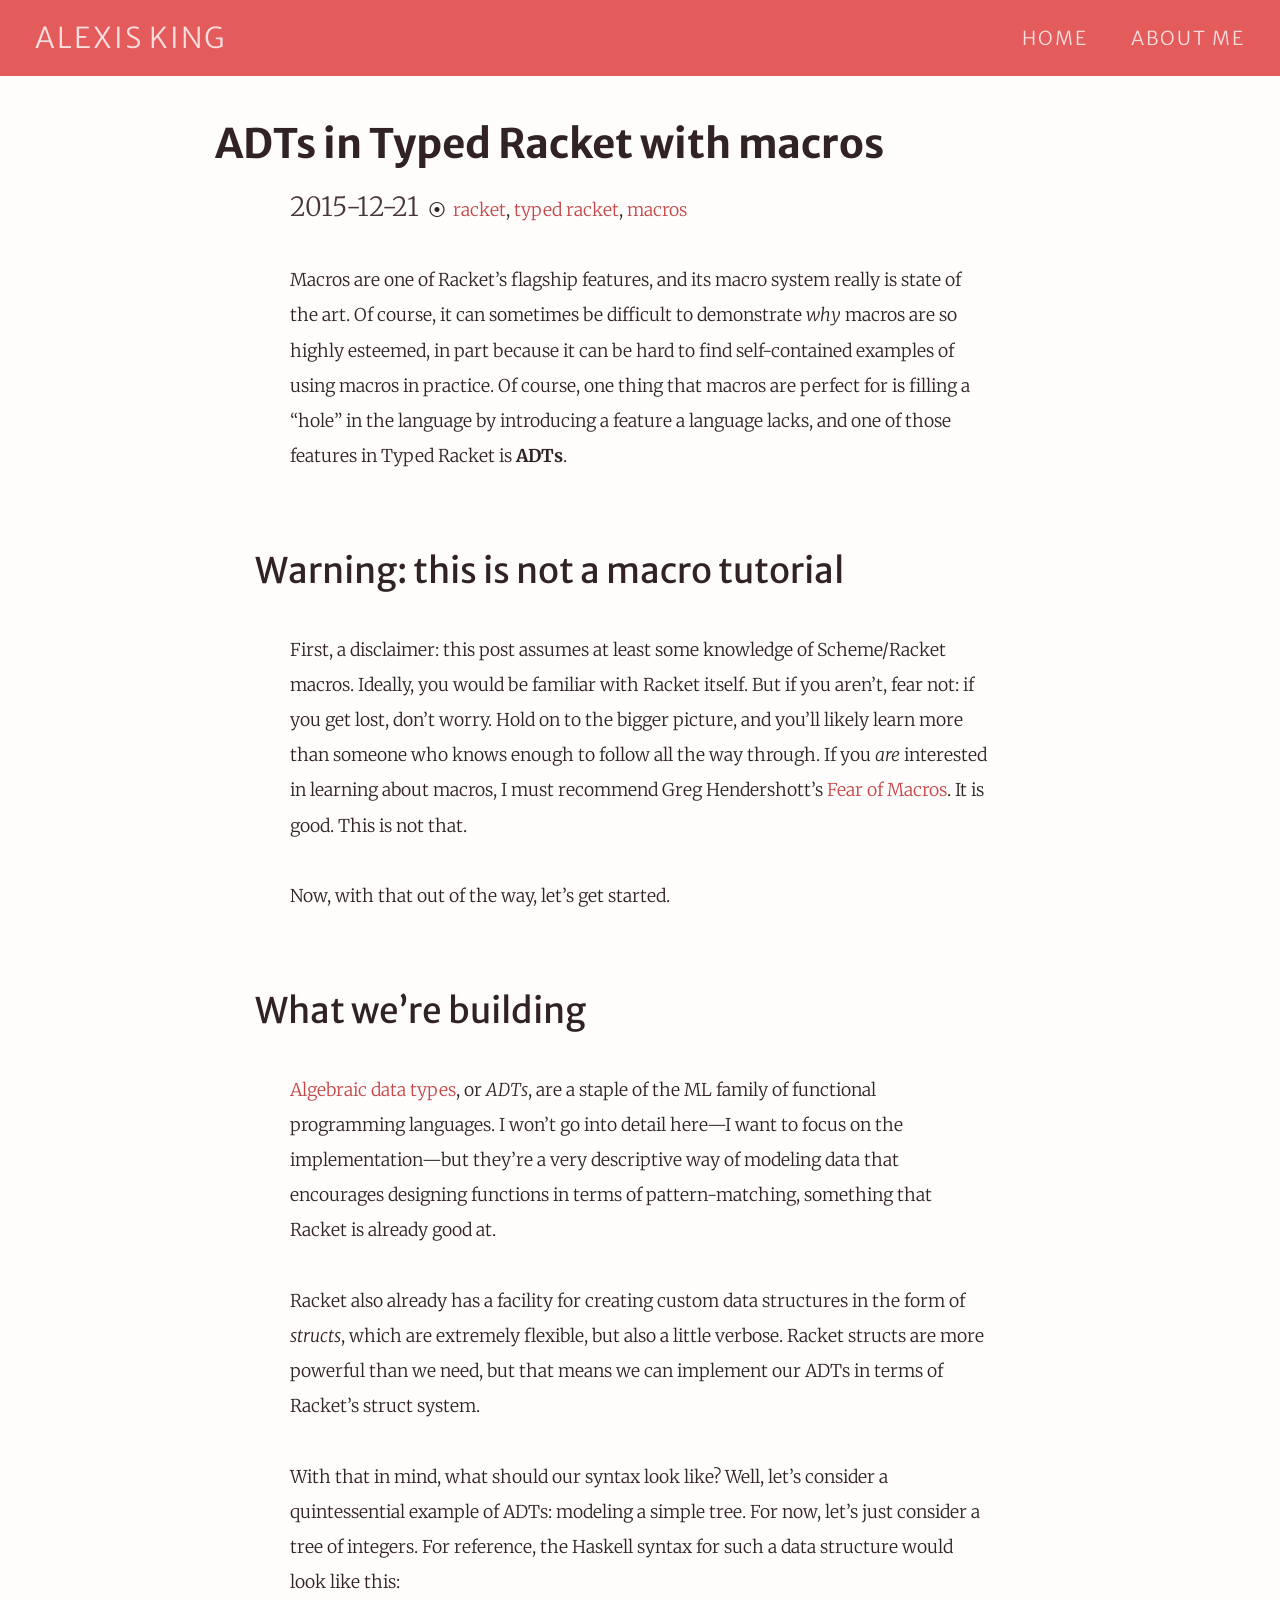
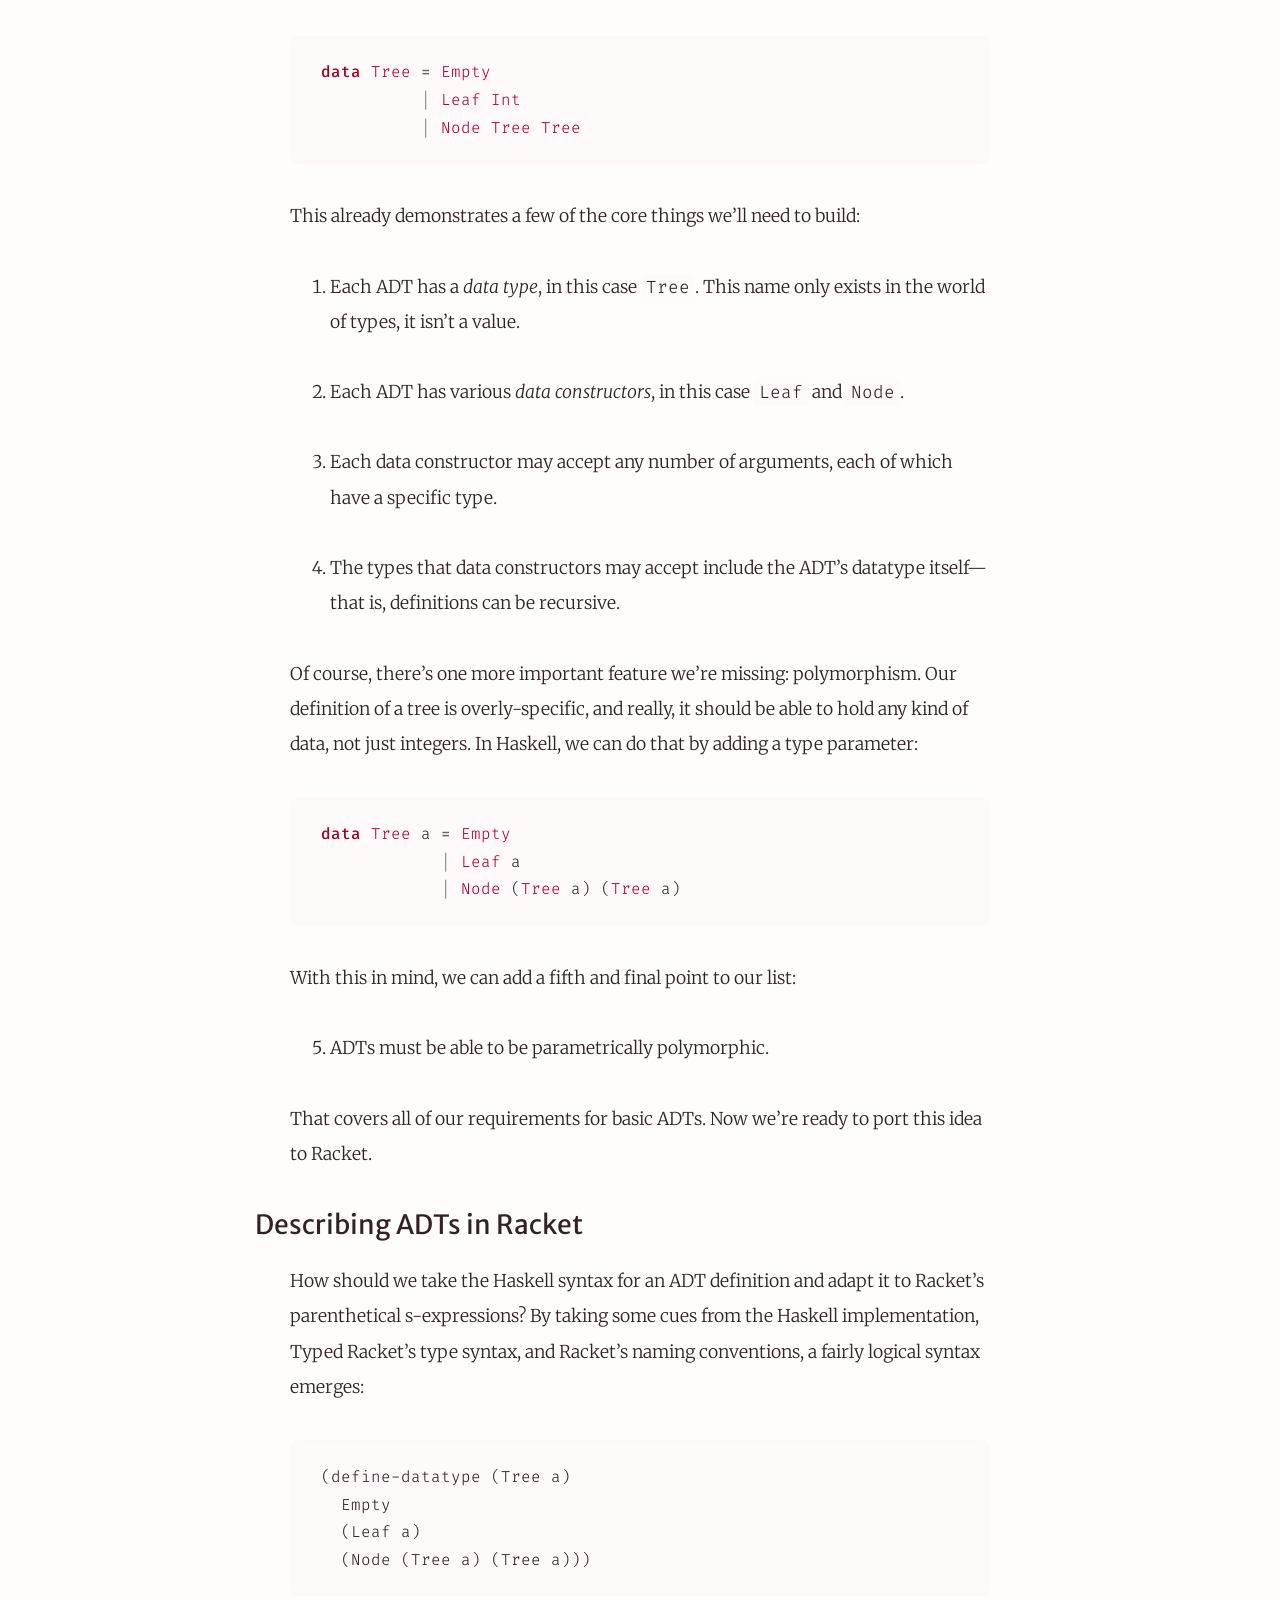
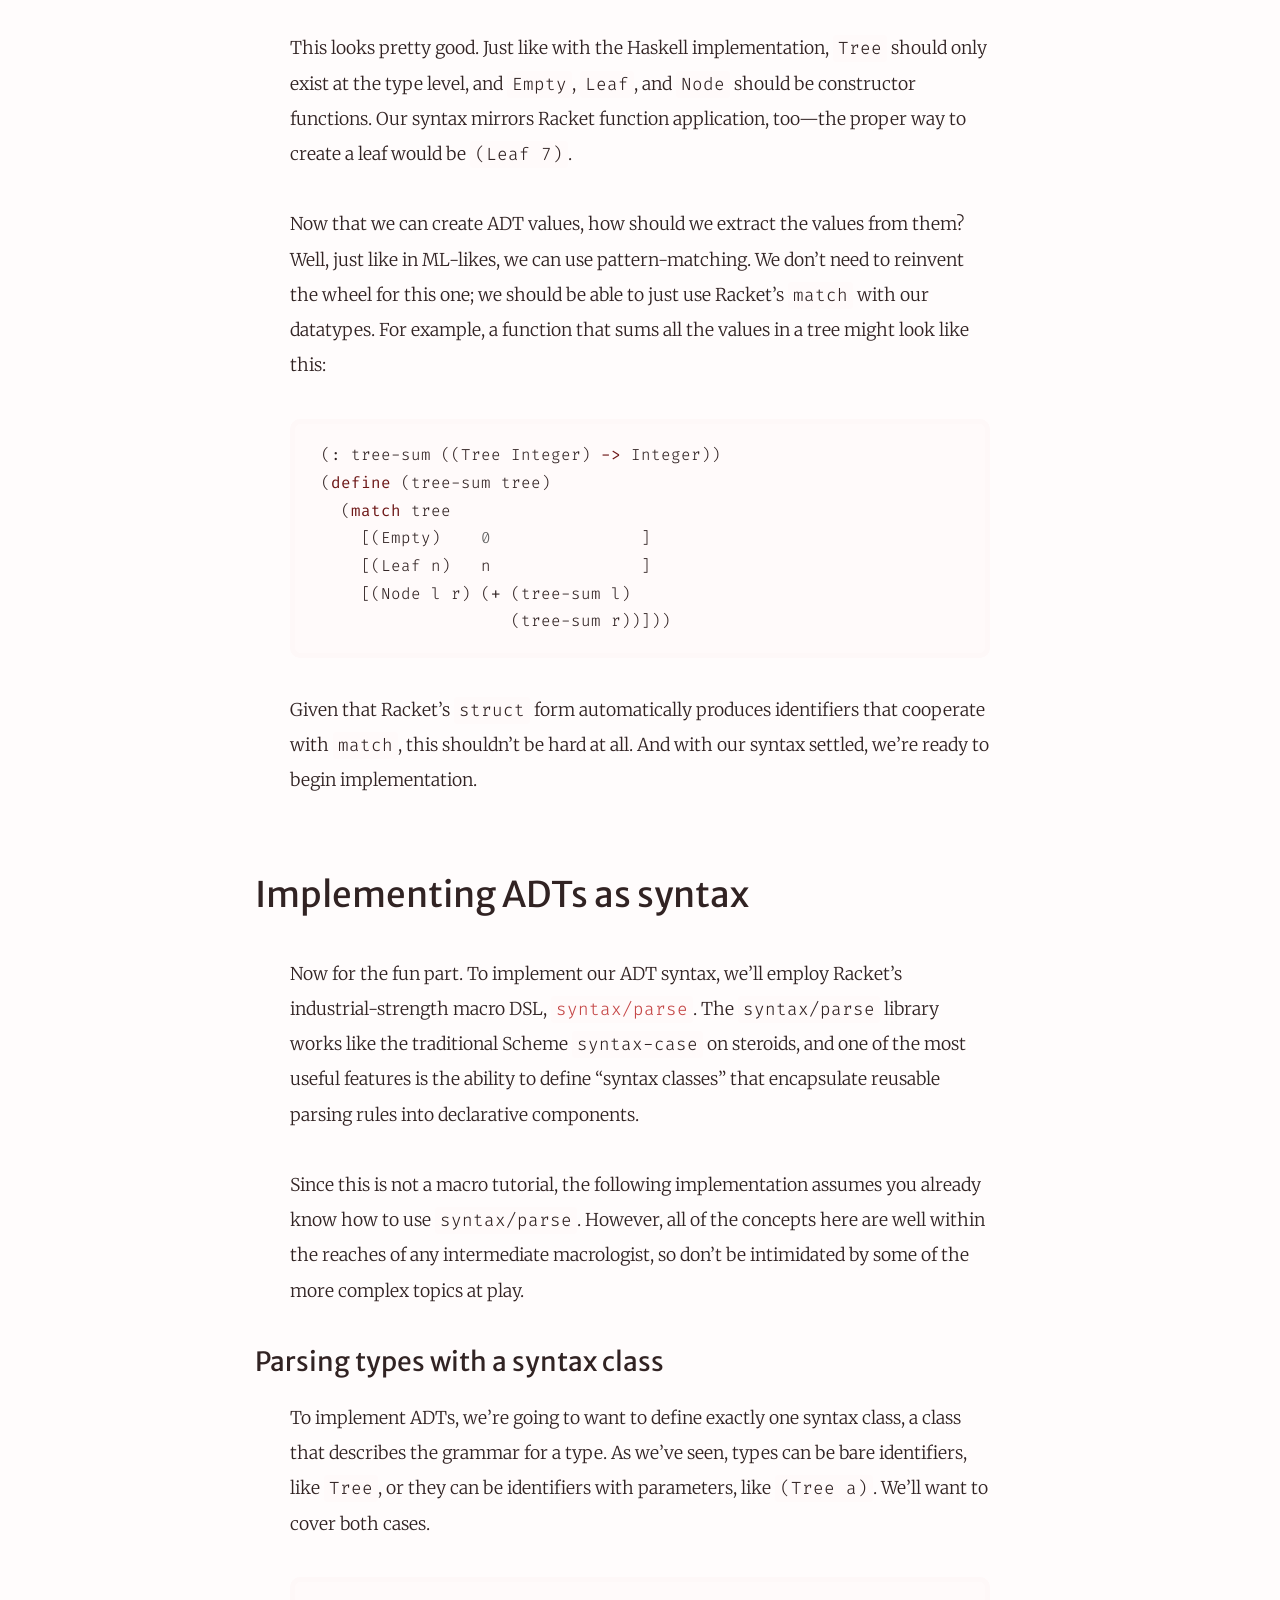
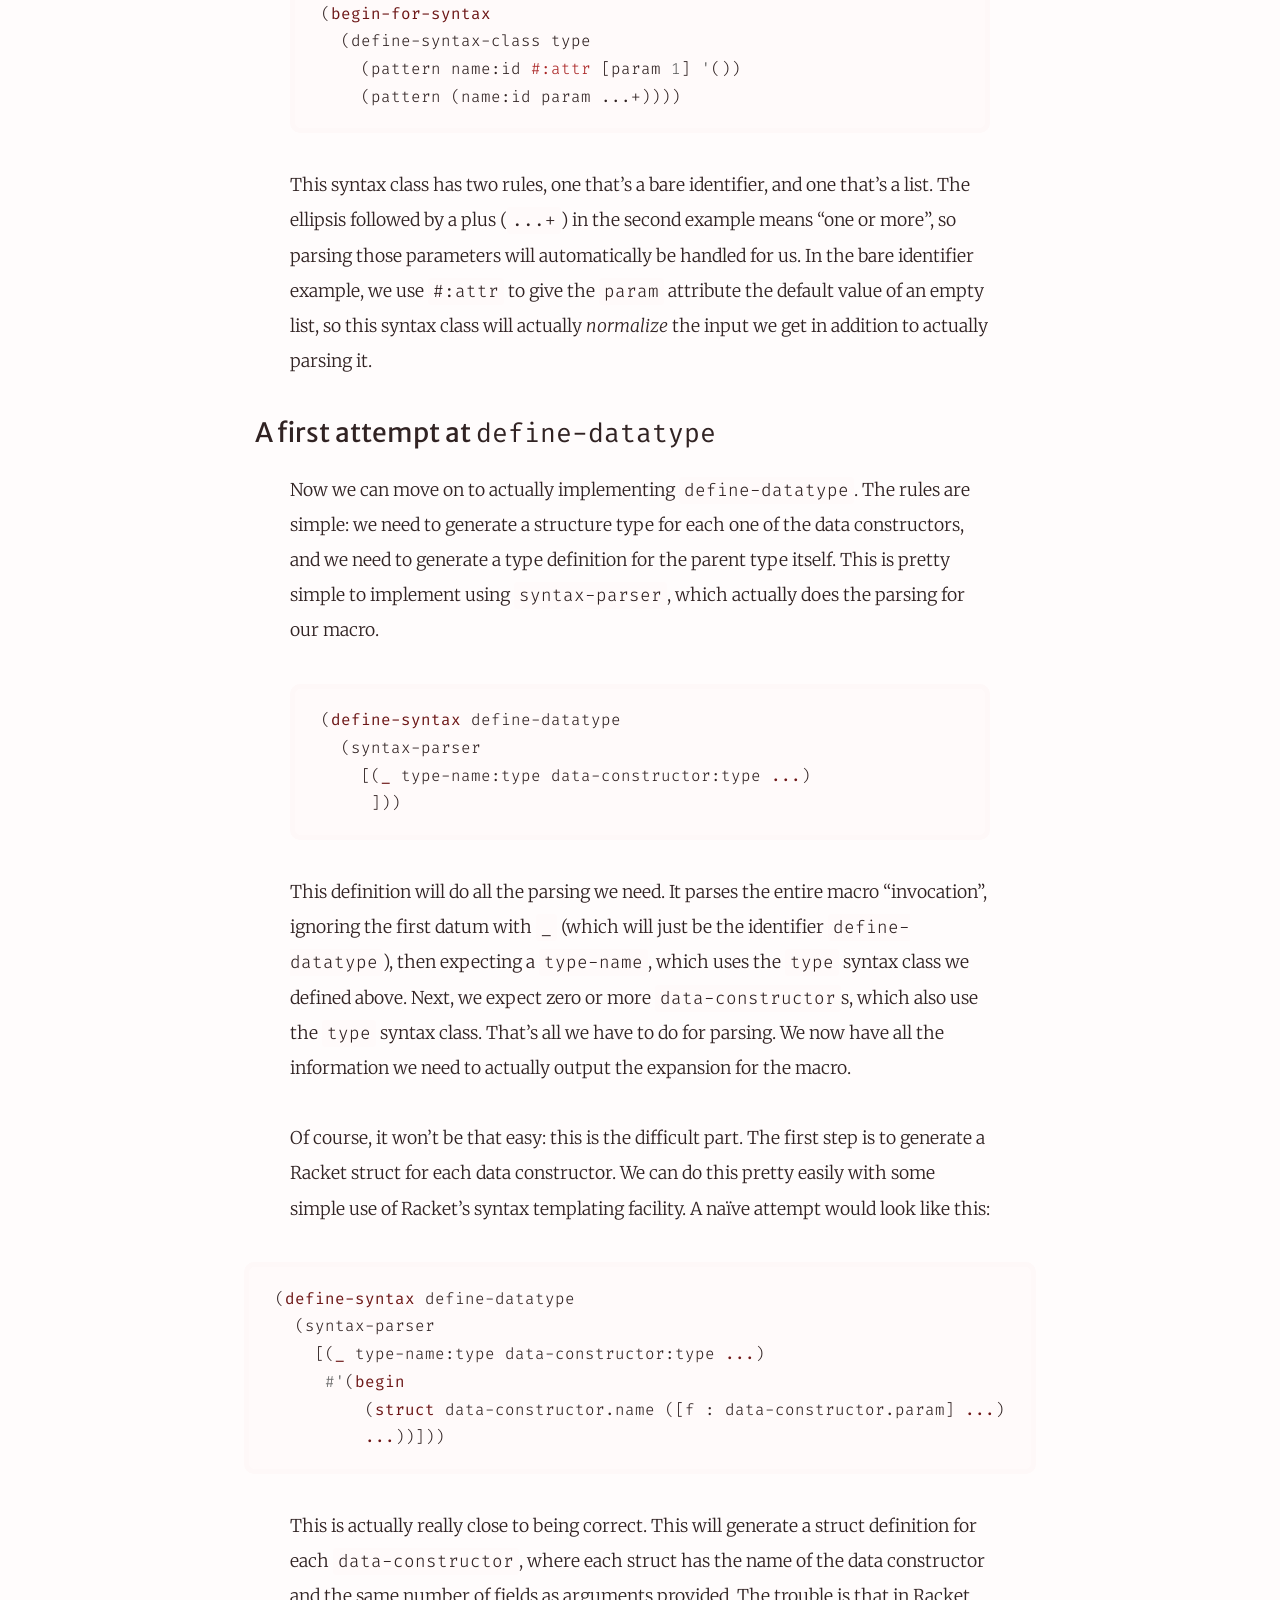
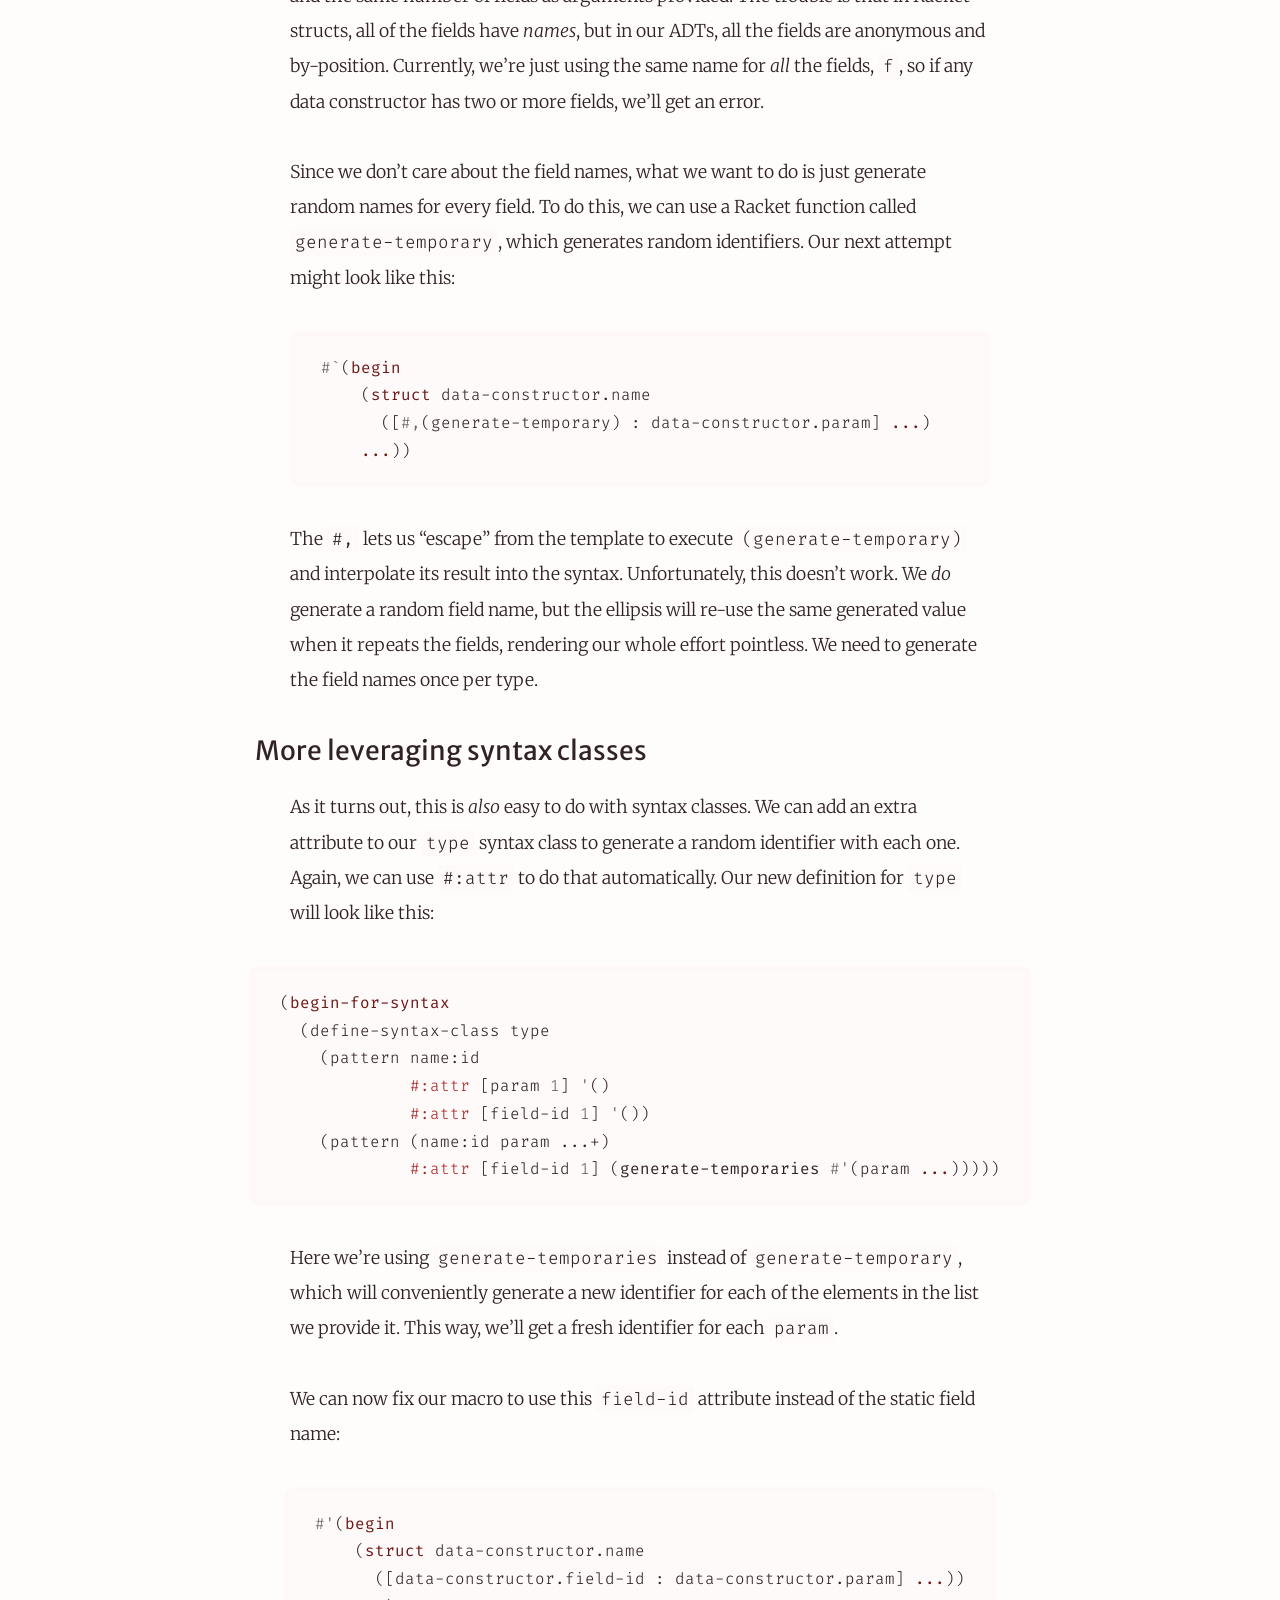
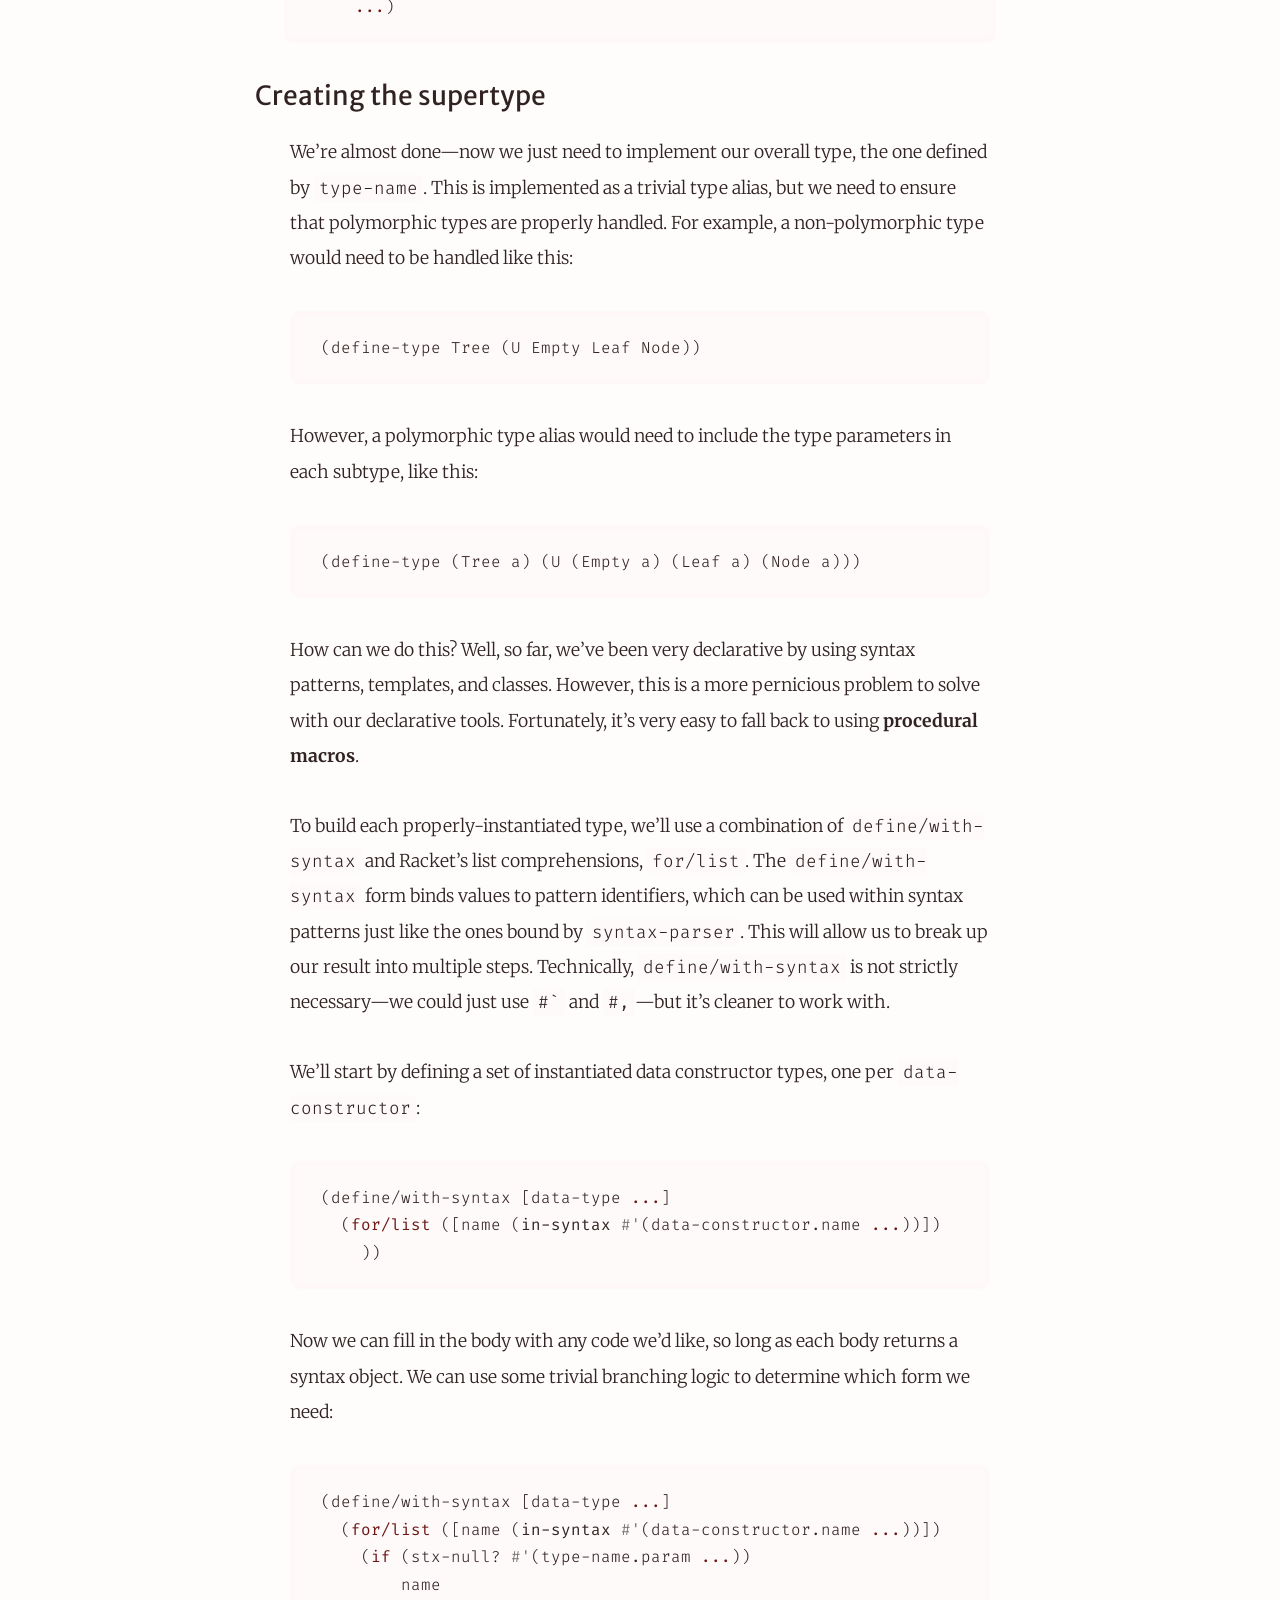
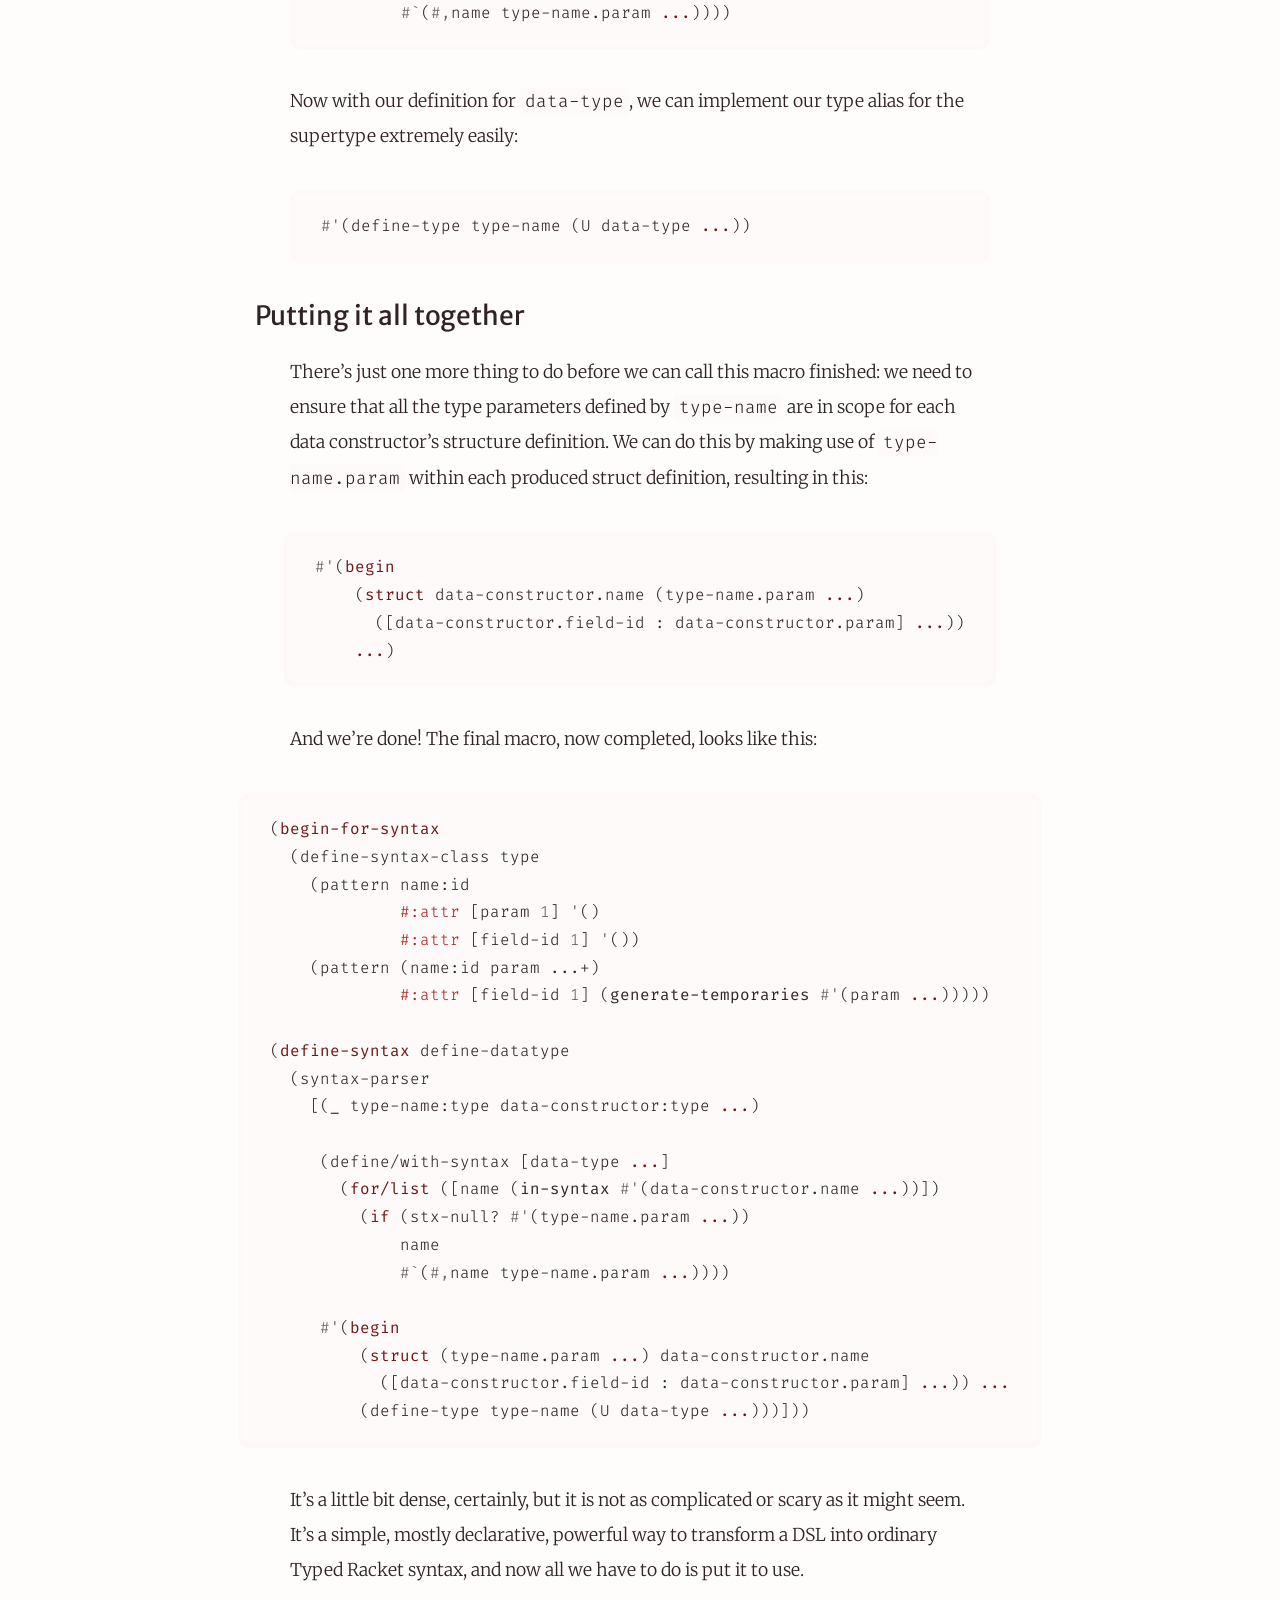
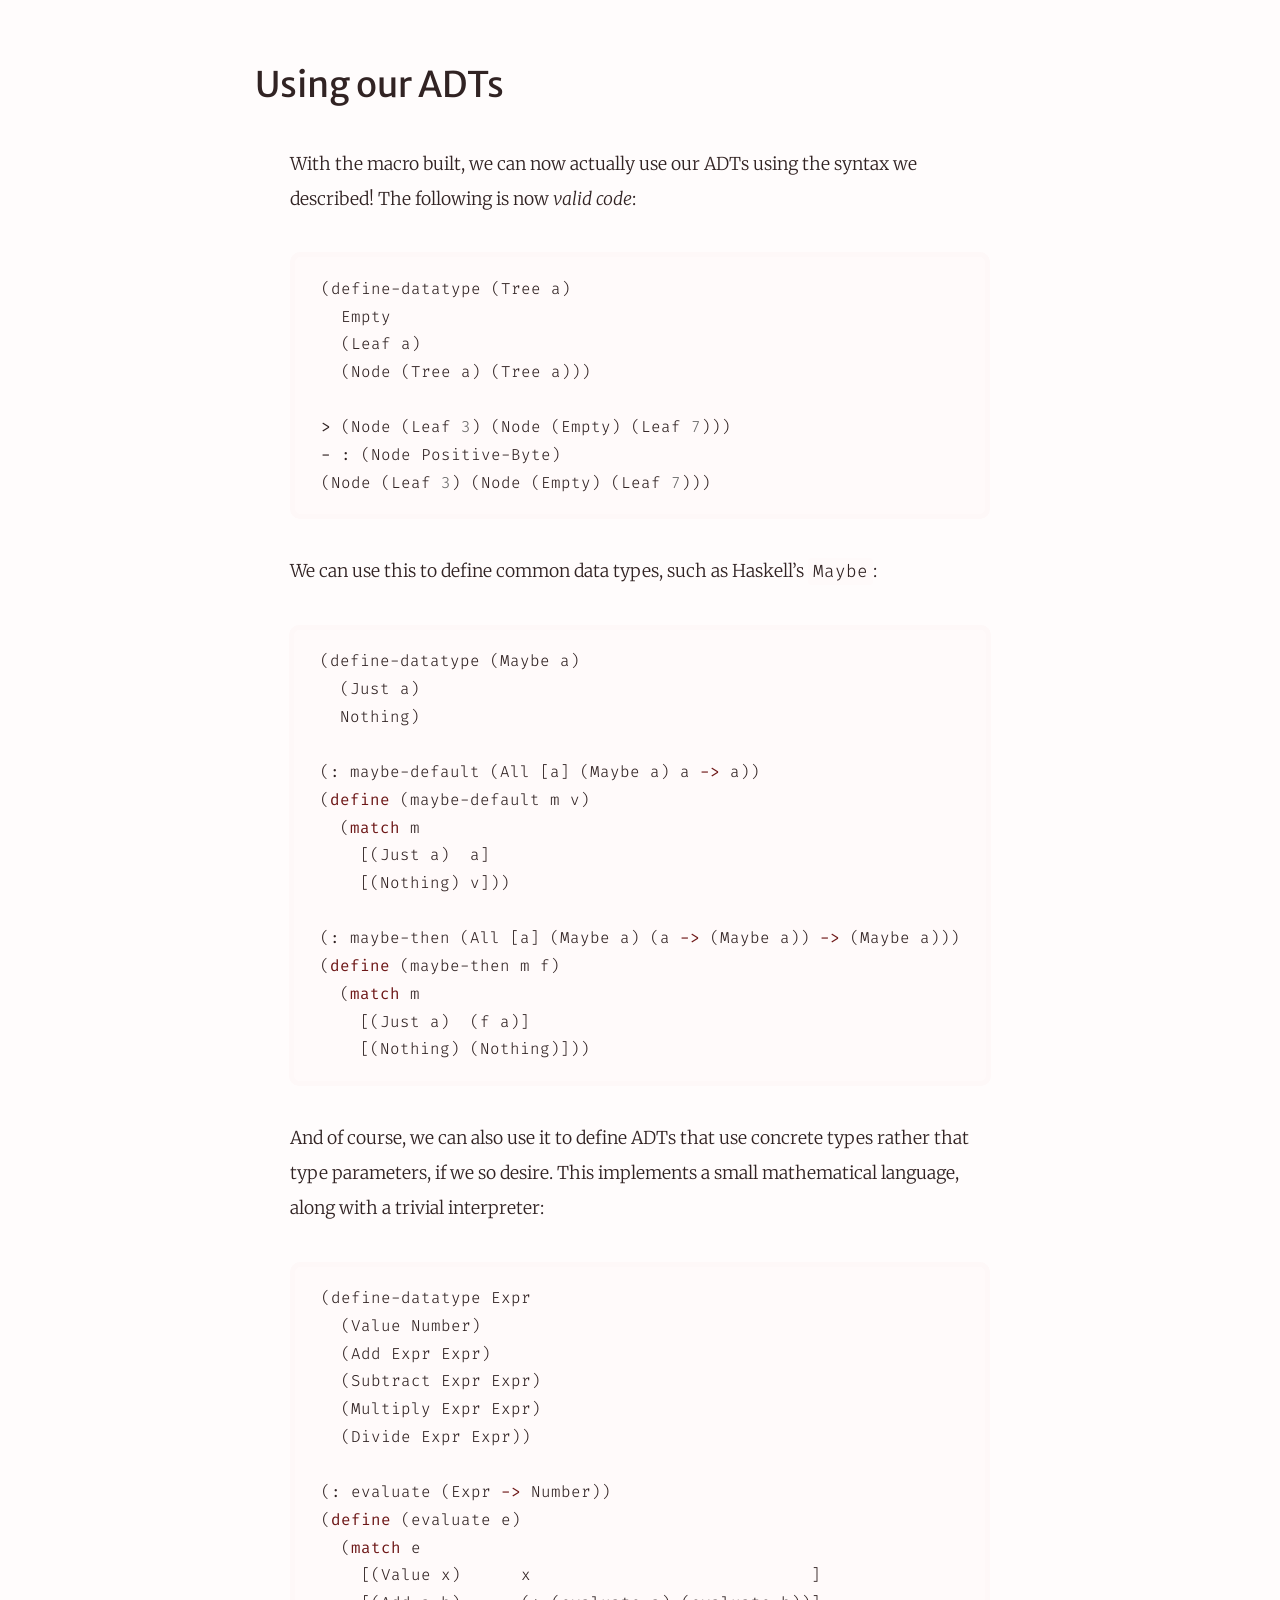
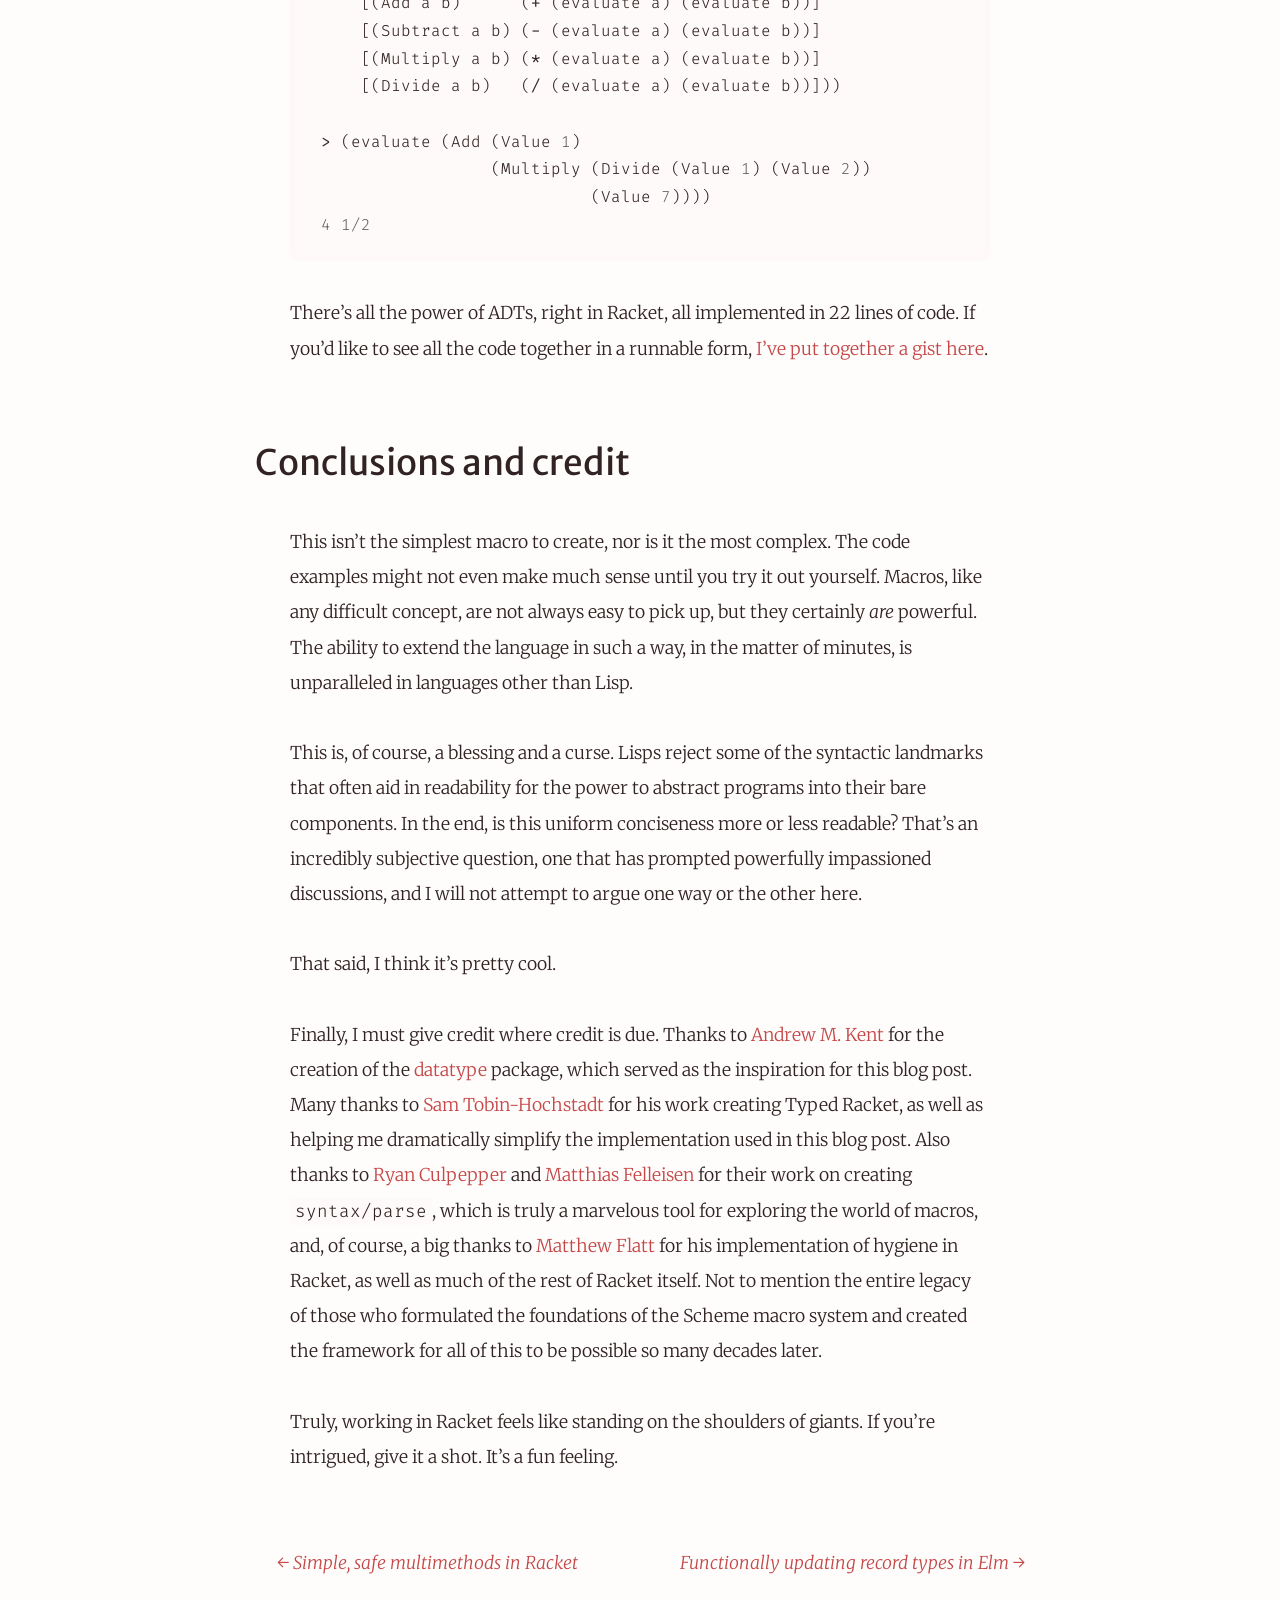
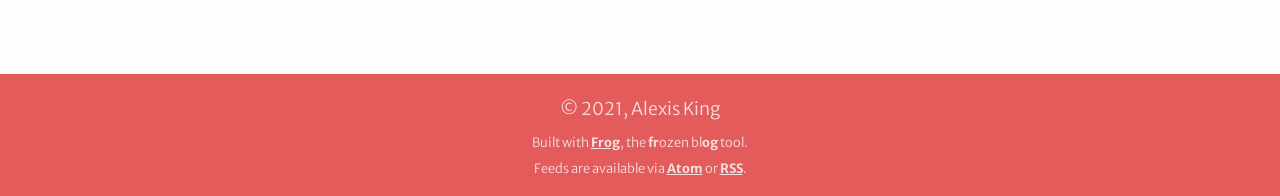
<file: blog/2015/12/21/adts-in-typed-racket-with-macros/index.html>
<!DOCTYPE html>
<html lang="en">
  <head>
    <meta charset="utf-8">
    <title>ADTs in Typed Racket with macros</title>
    <meta name="description" content="Macros are one of Racket's flagship features, and its macro system really is state of the art. Of course, it can sometimes be difficult to demonstrate _why_ macros are so highly esteemed, in part because it can be hard to find self-contained examples of u...">
    <meta name="author"      content="Alexis King">
    <meta name="keywords"    content="racket, typed racket, macros">
    <meta name="viewport"    content="width=device-width, initial-scale=1.0">
    <link rel="icon"      href="/favicon.ico">
    <link rel="canonical" href="http://lexi-lambda.github.io/blog/2015/12/21/adts-in-typed-racket-with-macros/">
    <link rel="next" href="/blog/2015/11/06/functionally-updating-record-types-in-elm/">
    <link rel="prev" href="/blog/2016/02/18/simple-safe-multimethods-in-racket/">
    <!-- CSS -->
    <link rel="stylesheet" type="text/css" href="https://fonts.googleapis.com/css?family=Merriweather+Sans:400,300,300italic,400italic,700,700italic,800,800italic|Merriweather:400,300,300italic,400italic,700,700italic,900,900italic|Fira+Code:300,400,500,600,700">
    <link rel="stylesheet" type="text/css" href="/css/application.min.css">
    <link rel="stylesheet" type="text/css" href="/css/pygments.min.css">
    <!-- Feeds -->
    <link rel="alternate" type="application/atom+xml"
          href="/feeds/all.atom.xml" title="Atom Feed">
    <link rel="alternate" type="application/rss+xml"
          href="/feeds/all.rss.xml" title="RSS Feed">
    <!-- JS -->
    <!-- <script src="/js/application.min.js"></script> -->
    <script type="text/javascript">
      (function(i,s,o,g,r,a,m){i['GoogleAnalyticsObject']=r;i[r]=i[r]||function(){
      (i[r].q=i[r].q||[]).push(arguments)},i[r].l=1*new Date();a=s.createElement(o),
      m=s.getElementsByTagName(o)[0];a.async=1;a.src=g;m.parentNode.insertBefore(a,m)
      })(window,document,'script','//www.google-analytics.com/analytics.js','ga');

      ga('create', 'UA-65250372-1', 'auto');
      ga('send', 'pageview');
    </script>
  </head>
  <body>
    <div id="page-content">
      <!-- Navigation Bar -->
      <header>
        <nav role="navigation" class="navigation-bar">
          <ul class="navigation-items left">
            <li id="blog-title-header"><a href="/"><h1>Alexis King</h1></a></li>
          </ul>
          <ul class="navigation-items center"></ul>
          <ul class="navigation-items right">
            <li><a href="/">Home</a></li>
            <li><a href="/resume.html">About Me</a></li>
          </ul>
        </nav>
      </header>
      <section role="main">
        <!-- Main column -->
        <div class="content" class="col-md-12">



          <article class="main">
  <header>
    <h1 class="title">ADTs in Typed Racket with macros</h1>
    <div class='date-and-tags'>
      <time datetime="2015-12-21T17:57:07">
        2015-12-21
      </time>
      <span style="margin: 0 3px">⦿</span>
      <span class="tags"><a href="/tags/racket.html">racket</a>, <a href="/tags/typed-racket.html">typed racket</a>, <a href="/tags/macros.html">macros</a></span>
    </div>
  </header>

<p>Macros are one of Racket&rsquo;s flagship features, and its macro system really is state of the art. Of course, it can sometimes be difficult to demonstrate <em>why</em> macros are so highly esteemed, in part because it can be hard to find self-contained examples of using macros in practice. Of course, one thing that macros are perfect for is filling a &ldquo;hole&rdquo; in the language by introducing a feature a language lacks, and one of those features in Typed Racket is <strong>ADTs</strong>.</p>
<!-- more-->

<h1 id="warning-this-is-not-a-macro-tutorial">Warning: this is not a macro tutorial</h1>

<p>First, a disclaimer: this post assumes at least some knowledge of Scheme/Racket macros. Ideally, you would be familiar with Racket itself. But if you aren&rsquo;t, fear not: if you get lost, don&rsquo;t worry. Hold on to the bigger picture, and you&rsquo;ll likely learn more than someone who knows enough to follow all the way through. If you <em>are</em> interested in learning about macros, I must recommend Greg Hendershott&rsquo;s <a href="http://www.greghendershott.com/fear-of-macros/">Fear of Macros</a>. It is good. This is not that.</p>

<p>Now, with that out of the way, let&rsquo;s get started.</p>

<h1 id="what-were-building">What we&rsquo;re building</h1>

<p><a href="https://en.wikipedia.org/wiki/Algebraic_data_type">Algebraic data types</a>, or <em>ADTs</em>, are a staple of the ML family of functional programming languages. I won&rsquo;t go into detail here—I want to focus on the implementation—but they&rsquo;re a very descriptive way of modeling data that encourages designing functions in terms of pattern-matching, something that Racket is already good at.</p>

<p>Racket also already has a facility for creating custom data structures in the form of <em>structs</em>, which are extremely flexible, but also a little verbose. Racket structs are more powerful than we need, but that means we can implement our ADTs in terms of Racket&rsquo;s struct system.</p>

<p>With that in mind, what should our syntax look like? Well, let&rsquo;s consider a quintessential example of ADTs: modeling a simple tree. For now, let&rsquo;s just consider a tree of integers. For reference, the Haskell syntax for such a data structure would look like this:</p>

<div class="brush: haskell">
 <div class="source">
  <pre><span></span><span class="kr">data</span> <span class="kt">Tree</span> <span class="ow">=</span> <span class="kt">Empty</span>
          <span class="o">|</span> <span class="kt">Leaf</span> <span class="kt">Int</span>
          <span class="o">|</span> <span class="kt">Node</span> <span class="kt">Tree</span> <span class="kt">Tree</span>
</pre></div>

</div>

<p>This already demonstrates a few of the core things we&rsquo;ll need to build:</p>

<ol>
 <li>Each ADT has a <em>data type</em>, in this case <code>Tree</code>. This name only exists in the world of types, it isn&rsquo;t a value.</li>
 <li>Each ADT has various <em>data constructors</em>, in this case <code>Leaf</code> and <code>Node</code>.</li>
 <li>Each data constructor may accept any number of arguments, each of which have a specific type.</li>
 <li>The types that data constructors may accept include the ADT&rsquo;s datatype itself—that is, definitions can be recursive.</li></ol>

<p>Of course, there&rsquo;s one more important feature we&rsquo;re missing: polymorphism. Our definition of a tree is overly-specific, and really, it should be able to hold any kind of data, not just integers. In Haskell, we can do that by adding a type parameter:</p>

<div class="brush: haskell">
 <div class="source">
  <pre><span></span><span class="kr">data</span> <span class="kt">Tree</span> <span class="n">a</span> <span class="ow">=</span> <span class="kt">Empty</span>
            <span class="o">|</span> <span class="kt">Leaf</span> <span class="n">a</span>
            <span class="o">|</span> <span class="kt">Node</span> <span class="p">(</span><span class="kt">Tree</span> <span class="n">a</span><span class="p">)</span> <span class="p">(</span><span class="kt">Tree</span> <span class="n">a</span><span class="p">)</span>
</pre></div>

</div>

<p>With this in mind, we can add a fifth and final point to our list:</p>

<p> 
 <ol start="5">
  <li>ADTs must be able to be parametrically polymorphic.</li></ol></p>

<p>That covers all of our requirements for basic ADTs. Now we&rsquo;re ready to port this idea to Racket.</p>

<h2 id="describing-adts-in-racket">Describing ADTs in Racket</h2>

<p>How should we take the Haskell syntax for an ADT definition and adapt it to Racket&rsquo;s parenthetical s-expressions? By taking some cues from the Haskell implementation, Typed Racket&rsquo;s type syntax, and Racket&rsquo;s naming conventions, a fairly logical syntax emerges:</p>

<div class="brush: racket">
 <div class="source">
  <pre><span></span><span class="p">(</span><span class="n">define-datatype</span> <span class="p">(</span><span class="n">Tree</span> <span class="n">a</span><span class="p">)</span>
  <span class="n">Empty</span>
  <span class="p">(</span><span class="n">Leaf</span> <span class="n">a</span><span class="p">)</span>
  <span class="p">(</span><span class="n">Node</span> <span class="p">(</span><span class="n">Tree</span> <span class="n">a</span><span class="p">)</span> <span class="p">(</span><span class="n">Tree</span> <span class="n">a</span><span class="p">)))</span>
</pre></div>

</div>

<p>This looks pretty good. Just like with the Haskell implementation, <code>Tree</code> should only exist at the type level, and <code>Empty</code>, <code>Leaf</code>, and <code>Node</code> should be constructor functions. Our syntax mirrors Racket function application, too—the proper way to create a leaf would be <code>(Leaf 7)</code>.</p>

<p>Now that we can create ADT values, how should we extract the values from them? Well, just like in ML-likes, we can use pattern-matching. We don&rsquo;t need to reinvent the wheel for this one; we should be able to just use Racket&rsquo;s <code><a href="http://docs.racket-lang.org/reference/match.html#(form._((lib._racket/match..rkt)._match))" style="color: inherit">match</a></code> with our datatypes. For example, a function that sums all the values in a tree might look like this:</p>

<div class="brush: racket">
 <div class="source">
  <pre><span></span><span class="p">(</span><span class="n">:</span> <span class="n">tree-sum</span> <span class="p">((</span><span class="n">Tree</span> <span class="n">Integer</span><span class="p">)</span> <span class="k">-&gt;</span> <span class="n">Integer</span><span class="p">))</span>
<span class="p">(</span><span class="k">define</span> <span class="p">(</span><span class="n">tree-sum</span> <span class="n">tree</span><span class="p">)</span>
  <span class="p">(</span><span class="k">match</span> <span class="n">tree</span>
    <span class="p">[(</span><span class="n">Empty</span><span class="p">)</span>    <span class="mi">0</span>               <span class="p">]</span>
    <span class="p">[(</span><span class="n">Leaf</span> <span class="n">n</span><span class="p">)</span>   <span class="n">n</span>               <span class="p">]</span>
    <span class="p">[(</span><span class="n">Node</span> <span class="n">l</span> <span class="n">r</span><span class="p">)</span> <span class="p">(</span><span class="nb">+</span> <span class="p">(</span><span class="n">tree-sum</span> <span class="n">l</span><span class="p">)</span>
                   <span class="p">(</span><span class="n">tree-sum</span> <span class="n">r</span><span class="p">))]))</span>
</pre></div>

</div>

<p>Given that Racket&rsquo;s <code>struct</code> form automatically produces identifiers that cooperate with <code>match</code>, this shouldn&rsquo;t be hard at all. And with our syntax settled, we&rsquo;re ready to begin implementation.</p>

<h1 id="implementing-adts-as-syntax">Implementing ADTs as syntax</h1>

<p>Now for the fun part. To implement our ADT syntax, we&rsquo;ll employ Racket&rsquo;s industrial-strength macro DSL, <a href="http://docs.racket-lang.org/syntax/stxparse.html"><code>syntax/parse</code></a>. The <code>syntax/parse</code> library works like the traditional Scheme <code>syntax-case</code> on steroids, and one of the most useful features is the ability to define &ldquo;syntax classes&rdquo; that encapsulate reusable parsing rules into declarative components.</p>

<p>Since this is not a macro tutorial, the following implementation assumes you already know how to use <code>syntax/parse</code>. However, all of the concepts here are well within the reaches of any intermediate macrologist, so don&rsquo;t be intimidated by some of the more complex topics at play.</p>

<h2 id="parsing-types-with-a-syntax-class">Parsing types with a syntax class</h2>

<p>To implement ADTs, we&rsquo;re going to want to define exactly one syntax class, a class that describes the grammar for a type. As we&rsquo;ve seen, types can be bare identifiers, like <code>Tree</code>, or they can be identifiers with parameters, like <code>(Tree a)</code>. We&rsquo;ll want to cover both cases.</p>

<div class="brush: racket">
 <div class="source">
  <pre><span></span><span class="p">(</span><span class="k">begin-for-syntax</span>
  <span class="p">(</span><span class="n">define-syntax-class</span> <span class="n">type</span>
    <span class="p">(</span><span class="n">pattern</span> <span class="n">name:id</span> <span class="kd">#:attr</span> <span class="p">[</span><span class="n">param</span> <span class="mi">1</span><span class="p">]</span> <span class="o">&#39;</span><span class="p">())</span>
    <span class="p">(</span><span class="n">pattern</span> <span class="p">(</span><span class="n">name:id</span> <span class="n">param</span> <span class="n">...+</span><span class="p">))))</span>
</pre></div>

</div>

<p>This syntax class has two rules, one that&rsquo;s a bare identifier, and one that&rsquo;s a list. The ellipsis followed by a plus (<code>...+</code>) in the second example means &ldquo;one or more&rdquo;, so parsing those parameters will automatically be handled for us. In the bare identifier example, we use <code>#:attr</code> to give the <code>param</code> attribute the default value of an empty list, so this syntax class will actually <em>normalize</em> the input we get in addition to actually parsing it.</p>

<h2 id="a-first-attempt-at-define-datatype">A first attempt at <code>define-datatype</code></h2>

<p>Now we can move on to actually implementing <code>define-datatype</code>. The rules are simple: we need to generate a structure type for each one of the data constructors, and we need to generate a type definition for the parent type itself. This is pretty simple to implement using <code>syntax-parser</code>, which actually does the parsing for our macro.</p>

<div class="brush: racket">
 <div class="source">
  <pre><span></span><span class="p">(</span><span class="k">define-syntax</span> <span class="n">define-datatype</span>
  <span class="p">(</span><span class="n">syntax-parser</span>
    <span class="p">[(</span><span class="k">_</span> <span class="n">type-name:type</span> <span class="n">data-constructor:type</span> <span class="k">...</span><span class="p">)</span>
     <span class="p">]))</span>
</pre></div>

</div>

<p>This definition will do all the parsing we need. It parses the entire macro &ldquo;invocation&rdquo;, ignoring the first datum with <code>_</code> (which will just be the identifier <code>define-datatype</code>), then expecting a <code>type-name</code>, which uses the <code>type</code> syntax class we defined above. Next, we expect zero or more <code>data-constructor</code>s, which also use the <code>type</code> syntax class. That&rsquo;s all we have to do for parsing. We now have all the information we need to actually output the expansion for the macro.</p>

<p>Of course, it won&rsquo;t be that easy: this is the difficult part. The first step is to generate a Racket struct for each data constructor. We can do this pretty easily with some simple use of Racket&rsquo;s syntax templating facility. A naïve attempt would look like this:</p>

<div class="brush: racket">
 <div class="source">
  <pre><span></span><span class="p">(</span><span class="k">define-syntax</span> <span class="n">define-datatype</span>
  <span class="p">(</span><span class="n">syntax-parser</span>
    <span class="p">[(</span><span class="k">_</span> <span class="n">type-name:type</span> <span class="n">data-constructor:type</span> <span class="k">...</span><span class="p">)</span>
     <span class="o">#&#39;</span><span class="p">(</span><span class="k">begin</span>
         <span class="p">(</span><span class="k">struct</span> <span class="n">data-constructor.name</span> <span class="p">([</span><span class="n">f</span> <span class="n">:</span> <span class="n">data-constructor.param</span><span class="p">]</span> <span class="k">...</span><span class="p">)</span>
         <span class="k">...</span><span class="p">))]))</span>
</pre></div>

</div>

<p>This is actually really close to being correct. This will generate a struct definition for each <code>data-constructor</code>, where each struct has the name of the data constructor and the same number of fields as arguments provided. The trouble is that in Racket structs, all of the fields have <em>names</em>, but in our ADTs, all the fields are anonymous and by-position. Currently, we&rsquo;re just using the same name for <em>all</em> the fields, <code>f</code>, so if any data constructor has two or more fields, we&rsquo;ll get an error.</p>

<p>Since we don&rsquo;t care about the field names, what we want to do is just generate random names for every field. To do this, we can use a Racket function called <code>generate-temporary</code>, which generates random identifiers. Our next attempt might look like this:</p>

<div class="brush: racket">
 <div class="source">
  <pre><span></span><span class="o">#`</span><span class="p">(</span><span class="k">begin</span>
    <span class="p">(</span><span class="k">struct</span> <span class="n">data-constructor.name</span>
      <span class="p">([</span><span class="o">#,</span><span class="p">(</span><span class="n">generate-temporary</span><span class="p">)</span> <span class="n">:</span> <span class="n">data-constructor.param</span><span class="p">]</span> <span class="k">...</span><span class="p">)</span>
    <span class="k">...</span><span class="p">))</span>
</pre></div>

</div>

<p>The <code>#,</code> lets us &ldquo;escape&rdquo; from the template to execute <code>(generate-temporary)</code> and interpolate its result into the syntax. Unfortunately, this doesn&rsquo;t work. We <em>do</em> generate a random field name, but the ellipsis will re-use the same generated value when it repeats the fields, rendering our whole effort pointless. We need to generate the field names once per type.</p>

<h2 id="more-leveraging-syntax-classes">More leveraging syntax classes</h2>

<p>As it turns out, this is <em>also</em> easy to do with syntax classes. We can add an extra attribute to our <code>type</code> syntax class to generate a random identifier with each one. Again, we can use <code>#:attr</code> to do that automatically. Our new definition for <code>type</code> will look like this:</p>

<div class="brush: racket">
 <div class="source">
  <pre><span></span><span class="p">(</span><span class="k">begin-for-syntax</span>
  <span class="p">(</span><span class="n">define-syntax-class</span> <span class="n">type</span>
    <span class="p">(</span><span class="n">pattern</span> <span class="n">name:id</span>
             <span class="kd">#:attr</span> <span class="p">[</span><span class="n">param</span> <span class="mi">1</span><span class="p">]</span> <span class="o">&#39;</span><span class="p">()</span>
             <span class="kd">#:attr</span> <span class="p">[</span><span class="n">field-id</span> <span class="mi">1</span><span class="p">]</span> <span class="o">&#39;</span><span class="p">())</span>
    <span class="p">(</span><span class="n">pattern</span> <span class="p">(</span><span class="n">name:id</span> <span class="n">param</span> <span class="n">...+</span><span class="p">)</span>
             <span class="kd">#:attr</span> <span class="p">[</span><span class="n">field-id</span> <span class="mi">1</span><span class="p">]</span> <span class="p">(</span><span class="nb">generate-temporaries</span> <span class="o">#&#39;</span><span class="p">(</span><span class="n">param</span> <span class="k">...</span><span class="p">)))))</span>
</pre></div>

</div>

<p>Here we&rsquo;re using <code>generate-temporaries</code> instead of <code>generate-temporary</code>, which will conveniently generate a new identifier for each of the elements in the list we provide it. This way, we&rsquo;ll get a fresh identifier for each <code>param</code>.</p>

<p>We can now fix our macro to use this <code>field-id</code> attribute instead of the static field name:</p>

<div class="brush: racket">
 <div class="source">
  <pre><span></span><span class="o">#&#39;</span><span class="p">(</span><span class="k">begin</span>
    <span class="p">(</span><span class="k">struct</span> <span class="n">data-constructor.name</span>
      <span class="p">([</span><span class="n">data-constructor.field-id</span> <span class="n">:</span> <span class="n">data-constructor.param</span><span class="p">]</span> <span class="k">...</span><span class="p">))</span>
    <span class="k">...</span><span class="p">)</span>
</pre></div>

</div>

<h2 id="creating-the-supertype">Creating the supertype</h2>

<p>We&rsquo;re almost done—now we just need to implement our overall type, the one defined by <code>type-name</code>. This is implemented as a trivial type alias, but we need to ensure that polymorphic types are properly handled. For example, a non-polymorphic type would need to be handled like this:</p>

<div class="brush: racket">
 <div class="source">
  <pre><span></span><span class="p">(</span><span class="n">define-type</span> <span class="n">Tree</span> <span class="p">(</span><span class="n">U</span> <span class="n">Empty</span> <span class="n">Leaf</span> <span class="n">Node</span><span class="p">))</span>
</pre></div>

</div>

<p>However, a polymorphic type alias would need to include the type parameters in each subtype, like this:</p>

<div class="brush: racket">
 <div class="source">
  <pre><span></span><span class="p">(</span><span class="n">define-type</span> <span class="p">(</span><span class="n">Tree</span> <span class="n">a</span><span class="p">)</span> <span class="p">(</span><span class="n">U</span> <span class="p">(</span><span class="n">Empty</span> <span class="n">a</span><span class="p">)</span> <span class="p">(</span><span class="n">Leaf</span> <span class="n">a</span><span class="p">)</span> <span class="p">(</span><span class="n">Node</span> <span class="n">a</span><span class="p">)))</span>
</pre></div>

</div>

<p>How can we do this? Well, so far, we&rsquo;ve been very declarative by using syntax patterns, templates, and classes. However, this is a more pernicious problem to solve with our declarative tools. Fortunately, it&rsquo;s very easy to fall back to using <strong>procedural macros</strong>.</p>

<p>To build each properly-instantiated type, we&rsquo;ll use a combination of <code>define/with-syntax</code> and Racket&rsquo;s list comprehensions, <code>for/list</code>. The <code>define/with-syntax</code> form binds values to pattern identifiers, which can be used within syntax patterns just like the ones bound by <code>syntax-parser</code>. This will allow us to break up our result into multiple steps. Technically, <code>define/with-syntax</code> is not strictly necessary—we could just use <code>#`</code> and <code>#,</code>—but it&rsquo;s cleaner to work with.</p>

<p>We&rsquo;ll start by defining a set of instantiated data constructor types, one per <code>data-constructor</code>:</p>

<div class="brush: racket">
 <div class="source">
  <pre><span></span><span class="p">(</span><span class="n">define/with-syntax</span> <span class="p">[</span><span class="n">data-type</span> <span class="k">...</span><span class="p">]</span>
  <span class="p">(</span><span class="k">for/list</span> <span class="p">([</span><span class="n">name</span> <span class="p">(</span><span class="nb">in-syntax</span> <span class="o">#&#39;</span><span class="p">(</span><span class="n">data-constructor.name</span> <span class="k">...</span><span class="p">))])</span>
    <span class="p">))</span>
</pre></div>

</div>

<p>Now we can fill in the body with any code we&rsquo;d like, so long as each body returns a syntax object. We can use some trivial branching logic to determine which form we need:</p>

<div class="brush: racket">
 <div class="source">
  <pre><span></span><span class="p">(</span><span class="n">define/with-syntax</span> <span class="p">[</span><span class="n">data-type</span> <span class="k">...</span><span class="p">]</span>
  <span class="p">(</span><span class="k">for/list</span> <span class="p">([</span><span class="n">name</span> <span class="p">(</span><span class="nb">in-syntax</span> <span class="o">#&#39;</span><span class="p">(</span><span class="n">data-constructor.name</span> <span class="k">...</span><span class="p">))])</span>
    <span class="p">(</span><span class="k">if</span> <span class="p">(</span><span class="n">stx-null?</span> <span class="o">#&#39;</span><span class="p">(</span><span class="n">type-name.param</span> <span class="k">...</span><span class="p">))</span>
        <span class="n">name</span>
        <span class="o">#`</span><span class="p">(</span><span class="o">#,</span><span class="n">name</span> <span class="n">type-name.param</span> <span class="k">...</span><span class="p">))))</span>
</pre></div>

</div>

<p>Now with our definition for <code>data-type</code>, we can implement our type alias for the supertype extremely easily:</p>

<div class="brush: racket">
 <div class="source">
  <pre><span></span><span class="o">#&#39;</span><span class="p">(</span><span class="n">define-type</span> <span class="n">type-name</span> <span class="p">(</span><span class="n">U</span> <span class="n">data-type</span> <span class="k">...</span><span class="p">))</span>
</pre></div>

</div>

<h2 id="putting-it-all-together">Putting it all together</h2>

<p>There&rsquo;s just one more thing to do before we can call this macro finished: we need to ensure that all the type parameters defined by <code>type-name</code> are in scope for each data constructor&rsquo;s structure definition. We can do this by making use of <code>type-name.param</code> within each produced struct definition, resulting in this:</p>

<div class="brush: racket">
 <div class="source">
  <pre><span></span><span class="o">#&#39;</span><span class="p">(</span><span class="k">begin</span>
    <span class="p">(</span><span class="k">struct</span> <span class="n">data-constructor.name</span> <span class="p">(</span><span class="n">type-name.param</span> <span class="k">...</span><span class="p">)</span>
      <span class="p">([</span><span class="n">data-constructor.field-id</span> <span class="n">:</span> <span class="n">data-constructor.param</span><span class="p">]</span> <span class="k">...</span><span class="p">))</span>
    <span class="k">...</span><span class="p">)</span>
</pre></div>

</div>

<p>And we&rsquo;re done! The final macro, now completed, looks like this:</p>

<div class="brush: racket">
 <div class="source">
  <pre><span></span><span class="p">(</span><span class="k">begin-for-syntax</span>
  <span class="p">(</span><span class="n">define-syntax-class</span> <span class="n">type</span>
    <span class="p">(</span><span class="n">pattern</span> <span class="n">name:id</span>
             <span class="kd">#:attr</span> <span class="p">[</span><span class="n">param</span> <span class="mi">1</span><span class="p">]</span> <span class="o">&#39;</span><span class="p">()</span>
             <span class="kd">#:attr</span> <span class="p">[</span><span class="n">field-id</span> <span class="mi">1</span><span class="p">]</span> <span class="o">&#39;</span><span class="p">())</span>
    <span class="p">(</span><span class="n">pattern</span> <span class="p">(</span><span class="n">name:id</span> <span class="n">param</span> <span class="n">...+</span><span class="p">)</span>
             <span class="kd">#:attr</span> <span class="p">[</span><span class="n">field-id</span> <span class="mi">1</span><span class="p">]</span> <span class="p">(</span><span class="nb">generate-temporaries</span> <span class="o">#&#39;</span><span class="p">(</span><span class="n">param</span> <span class="k">...</span><span class="p">)))))</span>

<span class="p">(</span><span class="k">define-syntax</span> <span class="n">define-datatype</span>
  <span class="p">(</span><span class="n">syntax-parser</span>
    <span class="p">[(</span><span class="k">_</span> <span class="n">type-name:type</span> <span class="n">data-constructor:type</span> <span class="k">...</span><span class="p">)</span>

     <span class="p">(</span><span class="n">define/with-syntax</span> <span class="p">[</span><span class="n">data-type</span> <span class="k">...</span><span class="p">]</span>
       <span class="p">(</span><span class="k">for/list</span> <span class="p">([</span><span class="n">name</span> <span class="p">(</span><span class="nb">in-syntax</span> <span class="o">#&#39;</span><span class="p">(</span><span class="n">data-constructor.name</span> <span class="k">...</span><span class="p">))])</span>
         <span class="p">(</span><span class="k">if</span> <span class="p">(</span><span class="n">stx-null?</span> <span class="o">#&#39;</span><span class="p">(</span><span class="n">type-name.param</span> <span class="k">...</span><span class="p">))</span>
             <span class="n">name</span>
             <span class="o">#`</span><span class="p">(</span><span class="o">#,</span><span class="n">name</span> <span class="n">type-name.param</span> <span class="k">...</span><span class="p">))))</span>

     <span class="o">#&#39;</span><span class="p">(</span><span class="k">begin</span>
         <span class="p">(</span><span class="k">struct</span> <span class="p">(</span><span class="n">type-name.param</span> <span class="k">...</span><span class="p">)</span> <span class="n">data-constructor.name</span>
           <span class="p">([</span><span class="n">data-constructor.field-id</span> <span class="n">:</span> <span class="n">data-constructor.param</span><span class="p">]</span> <span class="k">...</span><span class="p">))</span> <span class="k">...</span>
         <span class="p">(</span><span class="n">define-type</span> <span class="n">type-name</span> <span class="p">(</span><span class="n">U</span> <span class="n">data-type</span> <span class="k">...</span><span class="p">)))]))</span>
</pre></div>

</div>

<p>It&rsquo;s a little bit dense, certainly, but it is not as complicated or scary as it might seem. It&rsquo;s a simple, mostly declarative, powerful way to transform a DSL into ordinary Typed Racket syntax, and now all we have to do is put it to use.</p>

<h1 id="using-our-adts">Using our ADTs</h1>

<p>With the macro built, we can now actually use our ADTs using the syntax we described! The following is now <em>valid code</em>:</p>

<div class="brush: racket">
 <div class="source">
  <pre><span></span><span class="p">(</span><span class="n">define-datatype</span> <span class="p">(</span><span class="n">Tree</span> <span class="n">a</span><span class="p">)</span>
  <span class="n">Empty</span>
  <span class="p">(</span><span class="n">Leaf</span> <span class="n">a</span><span class="p">)</span>
  <span class="p">(</span><span class="n">Node</span> <span class="p">(</span><span class="n">Tree</span> <span class="n">a</span><span class="p">)</span> <span class="p">(</span><span class="n">Tree</span> <span class="n">a</span><span class="p">)))</span>

<span class="nb">&gt;</span> <span class="p">(</span><span class="n">Node</span> <span class="p">(</span><span class="n">Leaf</span> <span class="mi">3</span><span class="p">)</span> <span class="p">(</span><span class="n">Node</span> <span class="p">(</span><span class="n">Empty</span><span class="p">)</span> <span class="p">(</span><span class="n">Leaf</span> <span class="mi">7</span><span class="p">)))</span>
<span class="nb">-</span> <span class="n">:</span> <span class="p">(</span><span class="n">Node</span> <span class="n">Positive-Byte</span><span class="p">)</span>
<span class="p">(</span><span class="n">Node</span> <span class="p">(</span><span class="n">Leaf</span> <span class="mi">3</span><span class="p">)</span> <span class="p">(</span><span class="n">Node</span> <span class="p">(</span><span class="n">Empty</span><span class="p">)</span> <span class="p">(</span><span class="n">Leaf</span> <span class="mi">7</span><span class="p">)))</span>
</pre></div>

</div>

<p>We can use this to define common data types, such as Haskell&rsquo;s <code>Maybe</code>:</p>

<div class="brush: racket">
 <div class="source">
  <pre><span></span><span class="p">(</span><span class="n">define-datatype</span> <span class="p">(</span><span class="n">Maybe</span> <span class="n">a</span><span class="p">)</span>
  <span class="p">(</span><span class="n">Just</span> <span class="n">a</span><span class="p">)</span>
  <span class="n">Nothing</span><span class="p">)</span>

<span class="p">(</span><span class="n">:</span> <span class="n">maybe-default</span> <span class="p">(</span><span class="n">All</span> <span class="p">[</span><span class="n">a</span><span class="p">]</span> <span class="p">(</span><span class="n">Maybe</span> <span class="n">a</span><span class="p">)</span> <span class="n">a</span> <span class="k">-&gt;</span> <span class="n">a</span><span class="p">))</span>
<span class="p">(</span><span class="k">define</span> <span class="p">(</span><span class="n">maybe-default</span> <span class="n">m</span> <span class="n">v</span><span class="p">)</span>
  <span class="p">(</span><span class="k">match</span> <span class="n">m</span>
    <span class="p">[(</span><span class="n">Just</span> <span class="n">a</span><span class="p">)</span>  <span class="n">a</span><span class="p">]</span>
    <span class="p">[(</span><span class="n">Nothing</span><span class="p">)</span> <span class="n">v</span><span class="p">]))</span>

<span class="p">(</span><span class="n">:</span> <span class="n">maybe-then</span> <span class="p">(</span><span class="n">All</span> <span class="p">[</span><span class="n">a</span><span class="p">]</span> <span class="p">(</span><span class="n">Maybe</span> <span class="n">a</span><span class="p">)</span> <span class="p">(</span><span class="n">a</span> <span class="k">-&gt;</span> <span class="p">(</span><span class="n">Maybe</span> <span class="n">a</span><span class="p">))</span> <span class="k">-&gt;</span> <span class="p">(</span><span class="n">Maybe</span> <span class="n">a</span><span class="p">)))</span>
<span class="p">(</span><span class="k">define</span> <span class="p">(</span><span class="n">maybe-then</span> <span class="n">m</span> <span class="n">f</span><span class="p">)</span>
  <span class="p">(</span><span class="k">match</span> <span class="n">m</span>
    <span class="p">[(</span><span class="n">Just</span> <span class="n">a</span><span class="p">)</span>  <span class="p">(</span><span class="n">f</span> <span class="n">a</span><span class="p">)]</span>
    <span class="p">[(</span><span class="n">Nothing</span><span class="p">)</span> <span class="p">(</span><span class="n">Nothing</span><span class="p">)]))</span>
</pre></div>

</div>

<p>And of course, we can also use it to define ADTs that use concrete types rather that type parameters, if we so desire. This implements a small mathematical language, along with a trivial interpreter:</p>

<div class="brush: racket">
 <div class="source">
  <pre><span></span><span class="p">(</span><span class="n">define-datatype</span> <span class="n">Expr</span>
  <span class="p">(</span><span class="n">Value</span> <span class="n">Number</span><span class="p">)</span>
  <span class="p">(</span><span class="n">Add</span> <span class="n">Expr</span> <span class="n">Expr</span><span class="p">)</span>
  <span class="p">(</span><span class="n">Subtract</span> <span class="n">Expr</span> <span class="n">Expr</span><span class="p">)</span>
  <span class="p">(</span><span class="n">Multiply</span> <span class="n">Expr</span> <span class="n">Expr</span><span class="p">)</span>
  <span class="p">(</span><span class="n">Divide</span> <span class="n">Expr</span> <span class="n">Expr</span><span class="p">))</span>

<span class="p">(</span><span class="n">:</span> <span class="n">evaluate</span> <span class="p">(</span><span class="n">Expr</span> <span class="k">-&gt;</span> <span class="n">Number</span><span class="p">))</span>
<span class="p">(</span><span class="k">define</span> <span class="p">(</span><span class="n">evaluate</span> <span class="n">e</span><span class="p">)</span>
  <span class="p">(</span><span class="k">match</span> <span class="n">e</span>
    <span class="p">[(</span><span class="n">Value</span> <span class="n">x</span><span class="p">)</span>      <span class="n">x</span>                            <span class="p">]</span>
    <span class="p">[(</span><span class="n">Add</span> <span class="n">a</span> <span class="n">b</span><span class="p">)</span>      <span class="p">(</span><span class="nb">+</span> <span class="p">(</span><span class="n">evaluate</span> <span class="n">a</span><span class="p">)</span> <span class="p">(</span><span class="n">evaluate</span> <span class="n">b</span><span class="p">))]</span>
    <span class="p">[(</span><span class="n">Subtract</span> <span class="n">a</span> <span class="n">b</span><span class="p">)</span> <span class="p">(</span><span class="nb">-</span> <span class="p">(</span><span class="n">evaluate</span> <span class="n">a</span><span class="p">)</span> <span class="p">(</span><span class="n">evaluate</span> <span class="n">b</span><span class="p">))]</span>
    <span class="p">[(</span><span class="n">Multiply</span> <span class="n">a</span> <span class="n">b</span><span class="p">)</span> <span class="p">(</span><span class="nb">*</span> <span class="p">(</span><span class="n">evaluate</span> <span class="n">a</span><span class="p">)</span> <span class="p">(</span><span class="n">evaluate</span> <span class="n">b</span><span class="p">))]</span>
    <span class="p">[(</span><span class="n">Divide</span> <span class="n">a</span> <span class="n">b</span><span class="p">)</span>   <span class="p">(</span><span class="nb">/</span> <span class="p">(</span><span class="n">evaluate</span> <span class="n">a</span><span class="p">)</span> <span class="p">(</span><span class="n">evaluate</span> <span class="n">b</span><span class="p">))]))</span>

<span class="nb">&gt;</span> <span class="p">(</span><span class="n">evaluate</span> <span class="p">(</span><span class="n">Add</span> <span class="p">(</span><span class="n">Value</span> <span class="mi">1</span><span class="p">)</span>
                 <span class="p">(</span><span class="n">Multiply</span> <span class="p">(</span><span class="n">Divide</span> <span class="p">(</span><span class="n">Value</span> <span class="mi">1</span><span class="p">)</span> <span class="p">(</span><span class="n">Value</span> <span class="mi">2</span><span class="p">))</span>
                           <span class="p">(</span><span class="n">Value</span> <span class="mi">7</span><span class="p">))))</span>
<span class="mi">4</span> <span class="m">1/2</span>
</pre></div>

</div>

<p>There&rsquo;s all the power of ADTs, right in Racket, all implemented in 22 lines of code. If you&rsquo;d like to see all the code together in a runnable form, <a href="https://gist.github.com/lexi-lambda/18cf7a9156f743a1317e">I&rsquo;ve put together a gist here</a>.</p>

<h1 id="conclusions-and-credit">Conclusions and credit</h1>

<p>This isn&rsquo;t the simplest macro to create, nor is it the most complex. The code examples might not even make much sense until you try it out yourself. Macros, like any difficult concept, are not always easy to pick up, but they certainly <em>are</em> powerful. The ability to extend the language in such a way, in the matter of minutes, is unparalleled in languages other than Lisp.</p>

<p>This is, of course, a blessing and a curse. Lisps reject some of the syntactic landmarks that often aid in readability for the power to abstract programs into their bare components. In the end, is this uniform conciseness more or less readable? That&rsquo;s an incredibly subjective question, one that has prompted powerfully impassioned discussions, and I will not attempt to argue one way or the other here.</p>

<p>That said, I think it&rsquo;s pretty cool.</p>

<p>Finally, I must give credit where credit is due. Thanks to <a href="http://andmkent.com">Andrew M. Kent</a> for the creation of the <a href="https://github.com/andmkent/datatype">datatype</a> package, which served as the inspiration for this blog post. Many thanks to <a href="http://www.ccs.neu.edu/home/samth/">Sam Tobin-Hochstadt</a> for his work creating Typed Racket, as well as helping me dramatically simplify the implementation used in this blog post. Also thanks to <a href="http://www.ccs.neu.edu/home/ryanc/">Ryan Culpepper</a> and <a href="http://www.ccs.neu.edu/home/matthias/">Matthias Felleisen</a> for their work on creating <code>syntax/parse</code>, which is truly a marvelous tool for exploring the world of macros, and, of course, a big thanks to <a href="http://www.cs.utah.edu/~mflatt/">Matthew Flatt</a> for his implementation of hygiene in Racket, as well as much of the rest of Racket itself. Not to mention the entire legacy of those who formulated the foundations of the Scheme macro system and created the framework for all of this to be possible so many decades later.</p>

<p>Truly, working in Racket feels like standing on the shoulders of giants. If you&rsquo;re intrigued, give it a shot. It&rsquo;s a fun feeling.</p>
  <footer>
    <ul class="pager">
      <li class="previous">
        <a href="/blog/2016/02/18/simple-safe-multimethods-in-racket/">&larr; <em>Simple, safe multimethods in Racket</em></a>
      </li>
      <li class="next">
        <a href="/blog/2015/11/06/functionally-updating-record-types-in-elm/"><em>Functionally updating record types in Elm</em> &rarr;</a>
      </li>
    </ul>
  </footer>
</article>
        </div>
      </section>
      <footer>
        <div class="content">
          <h2 id="copyright-notice">© 2021, Alexis King</h2>
          <h3>
            Built with <a href="https://github.com/greghendershott/frog">Frog</a>, the
            <strong>fr</strong>ozen bl<strong>og</strong> tool.
          </h3>
          <h3>
            Feeds are available via <a href="/feeds/all.atom.xml">Atom</a>
            or <a href="/feeds/all.rss.xml">RSS</a>.
          </h3>
        </div>
      </footer>
    </div>
  </body>
</html>
</file>
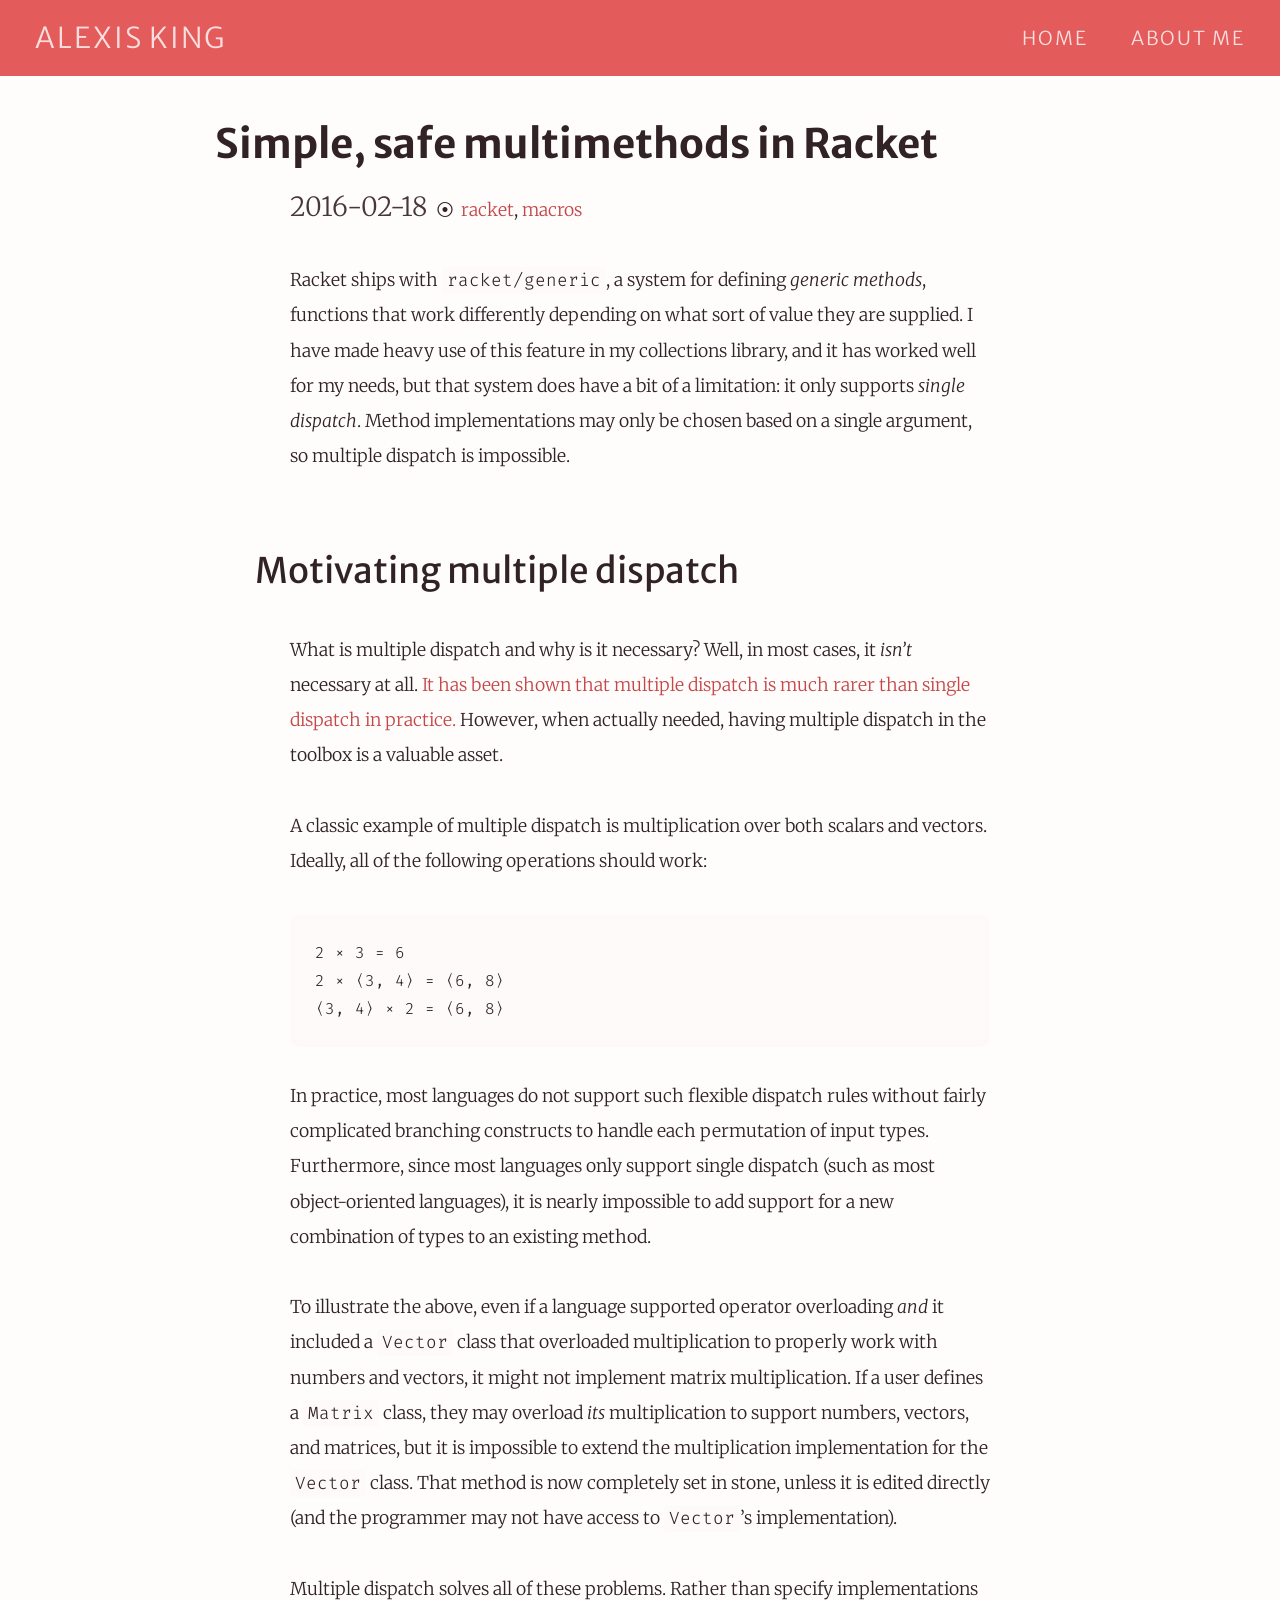
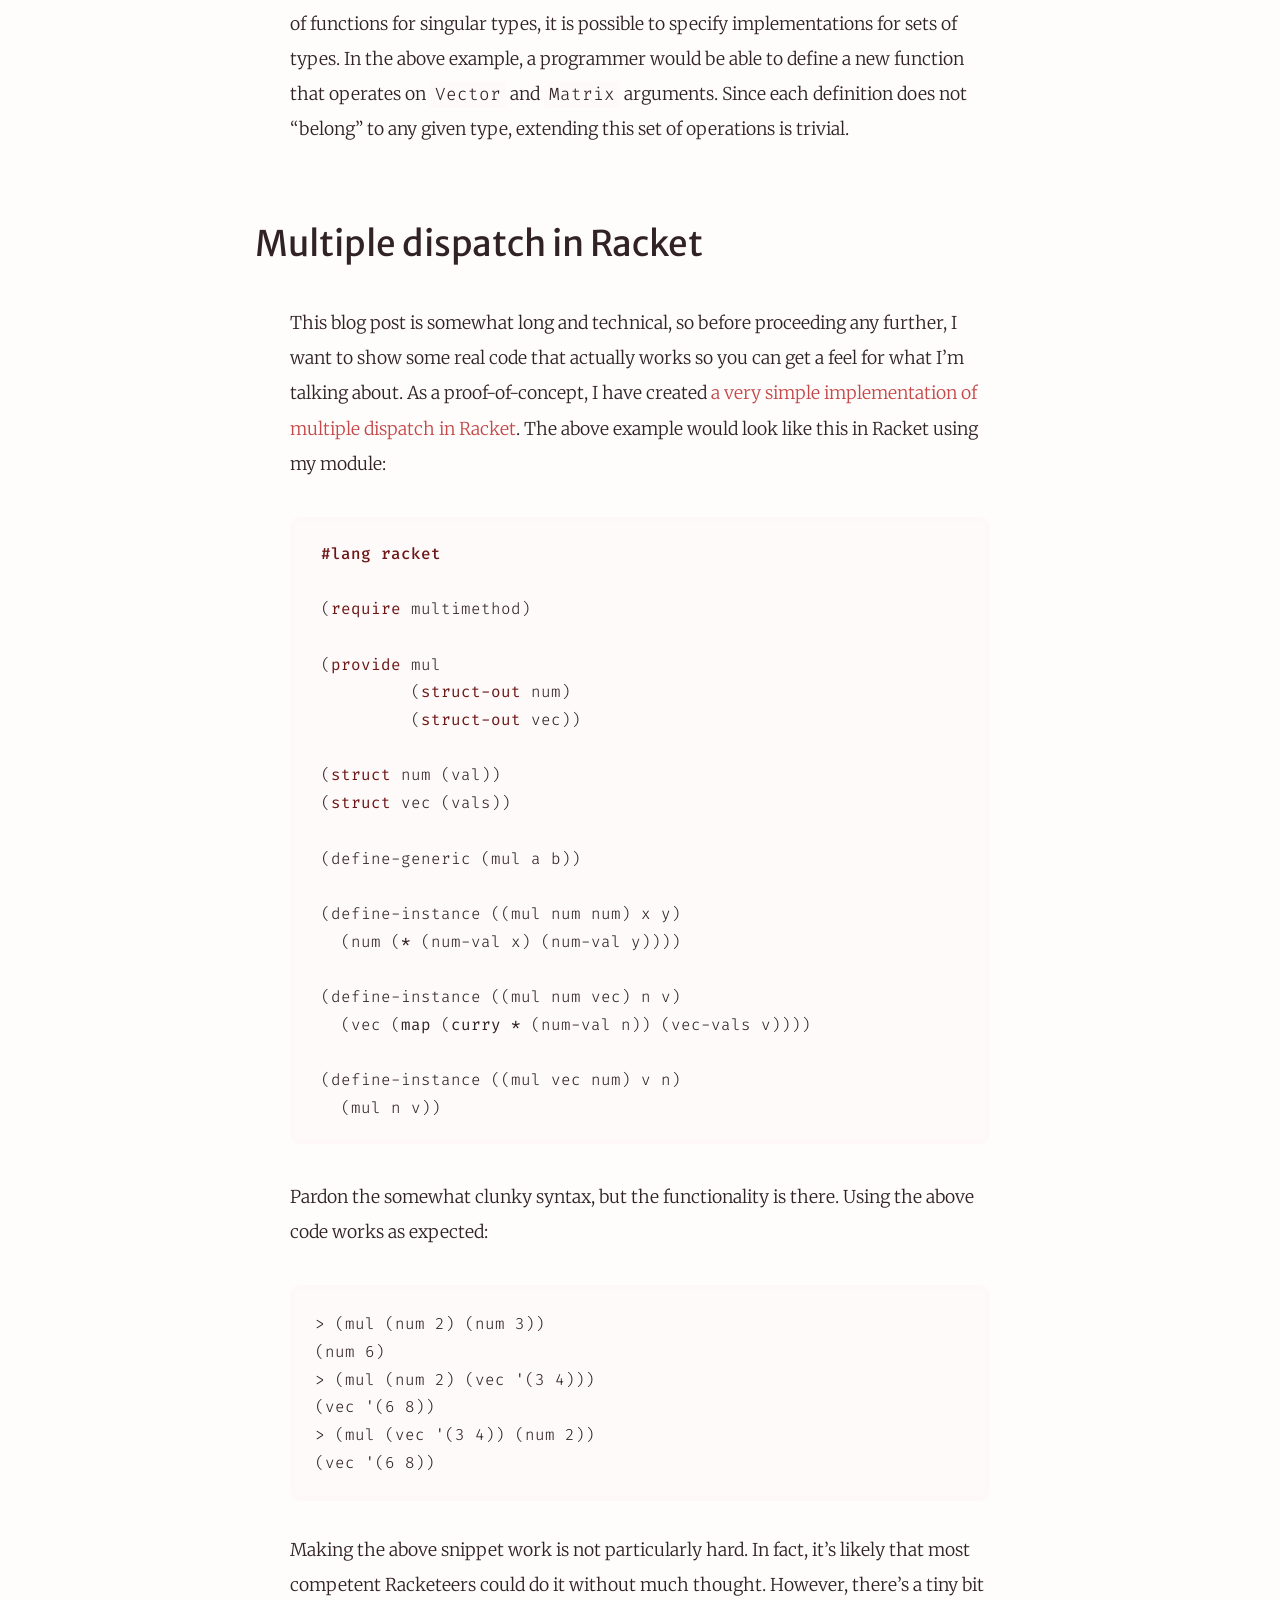
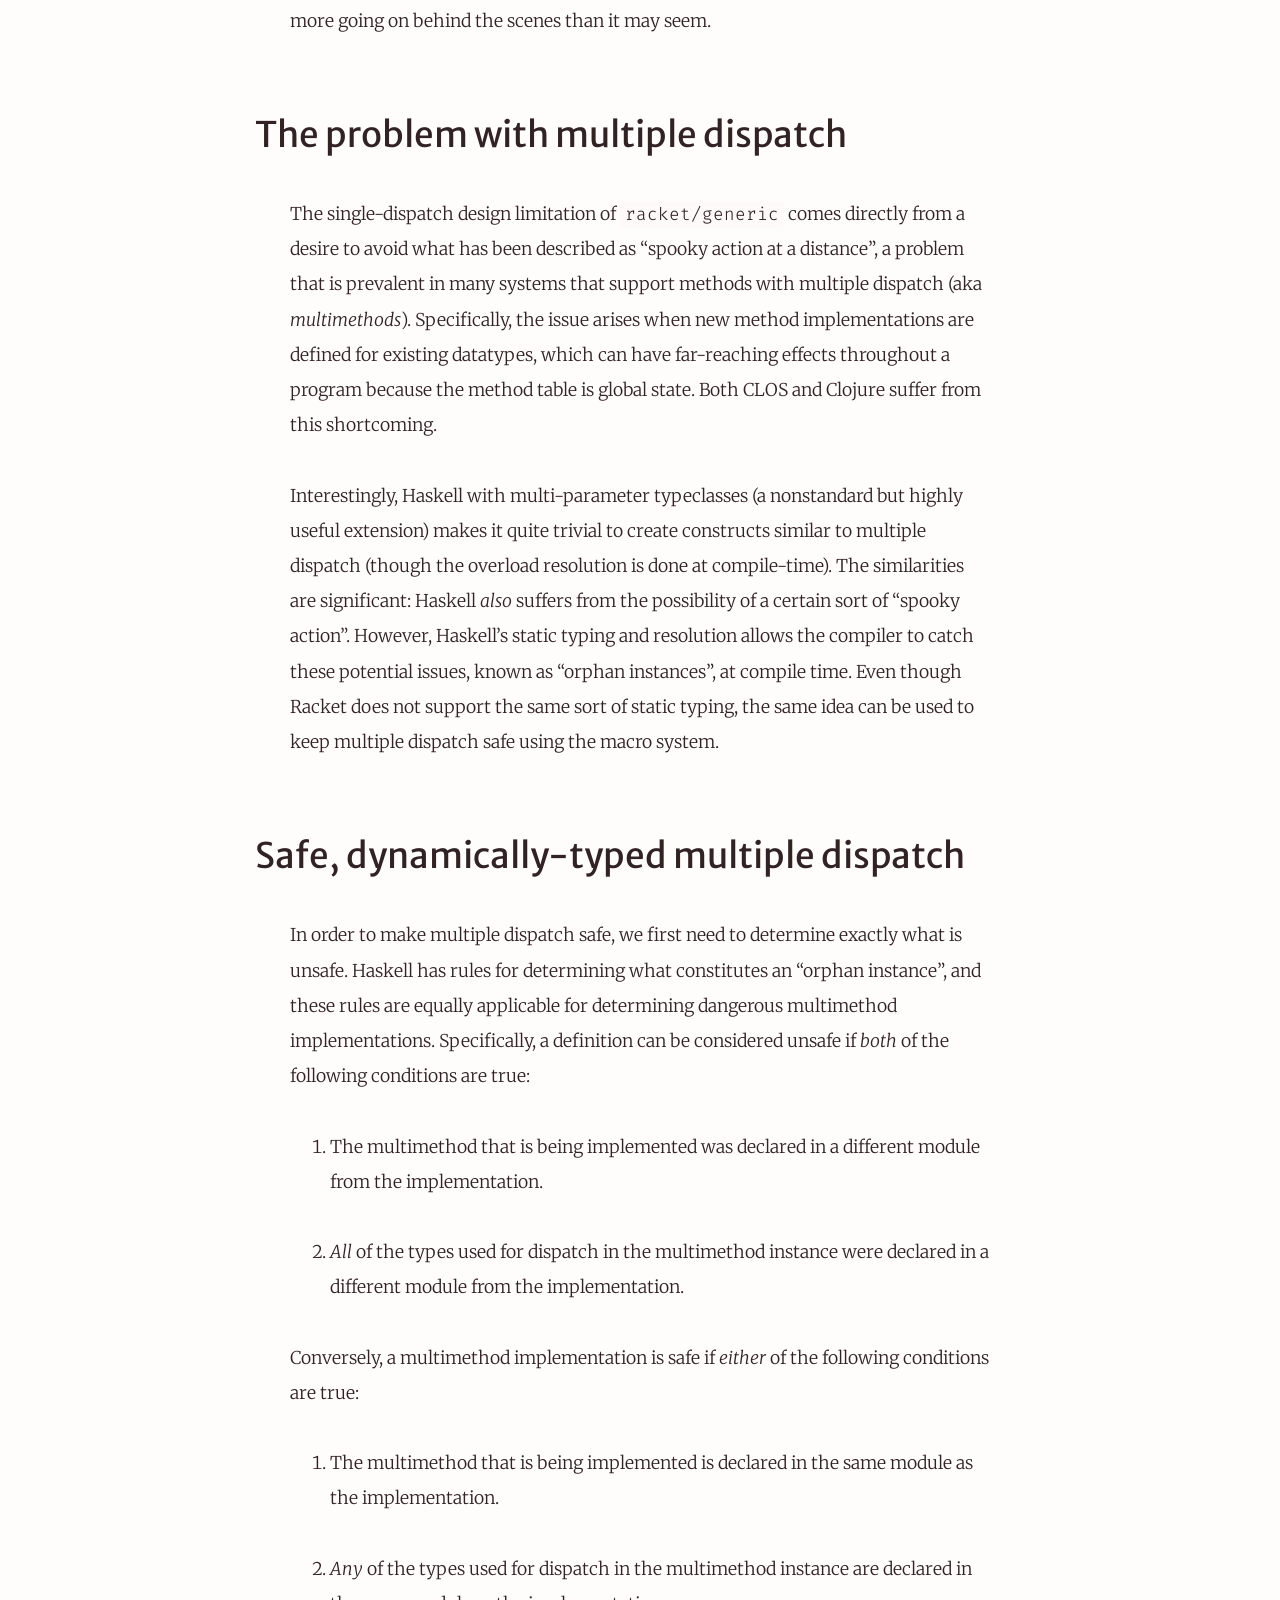
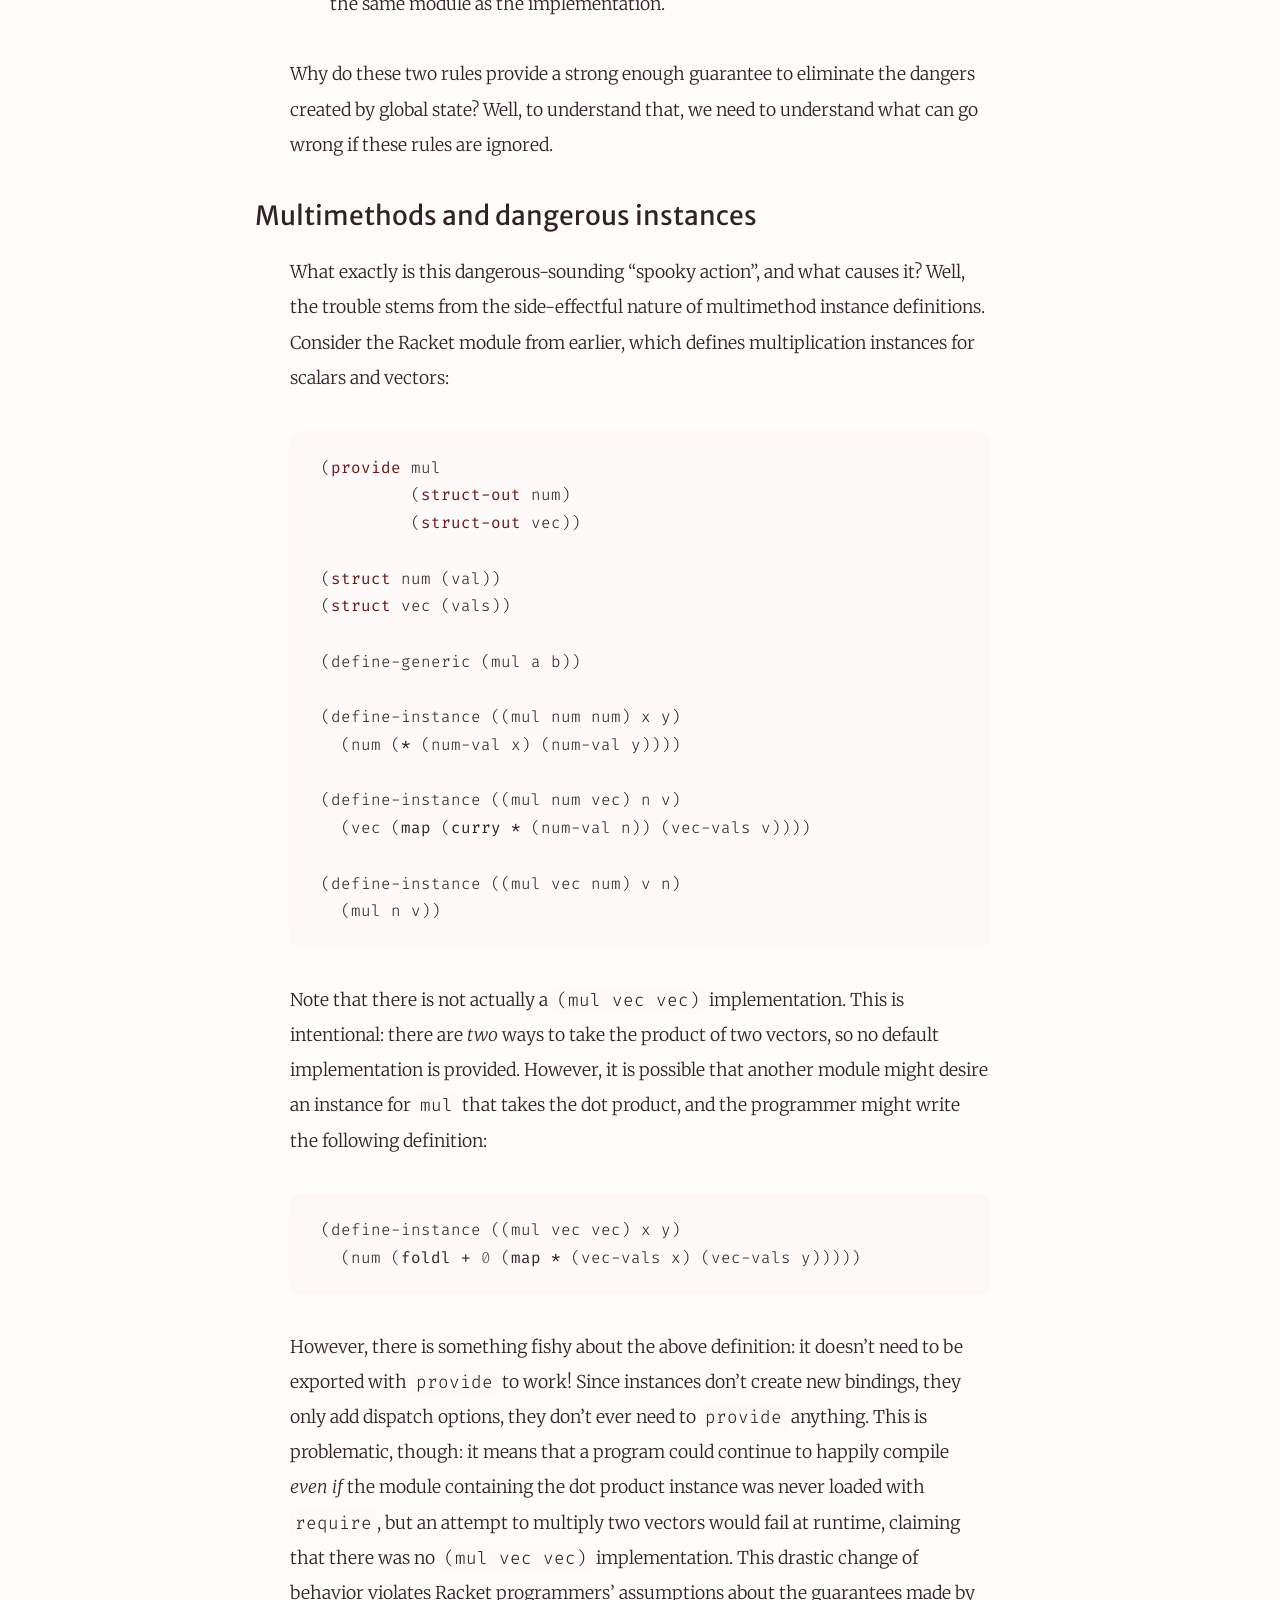
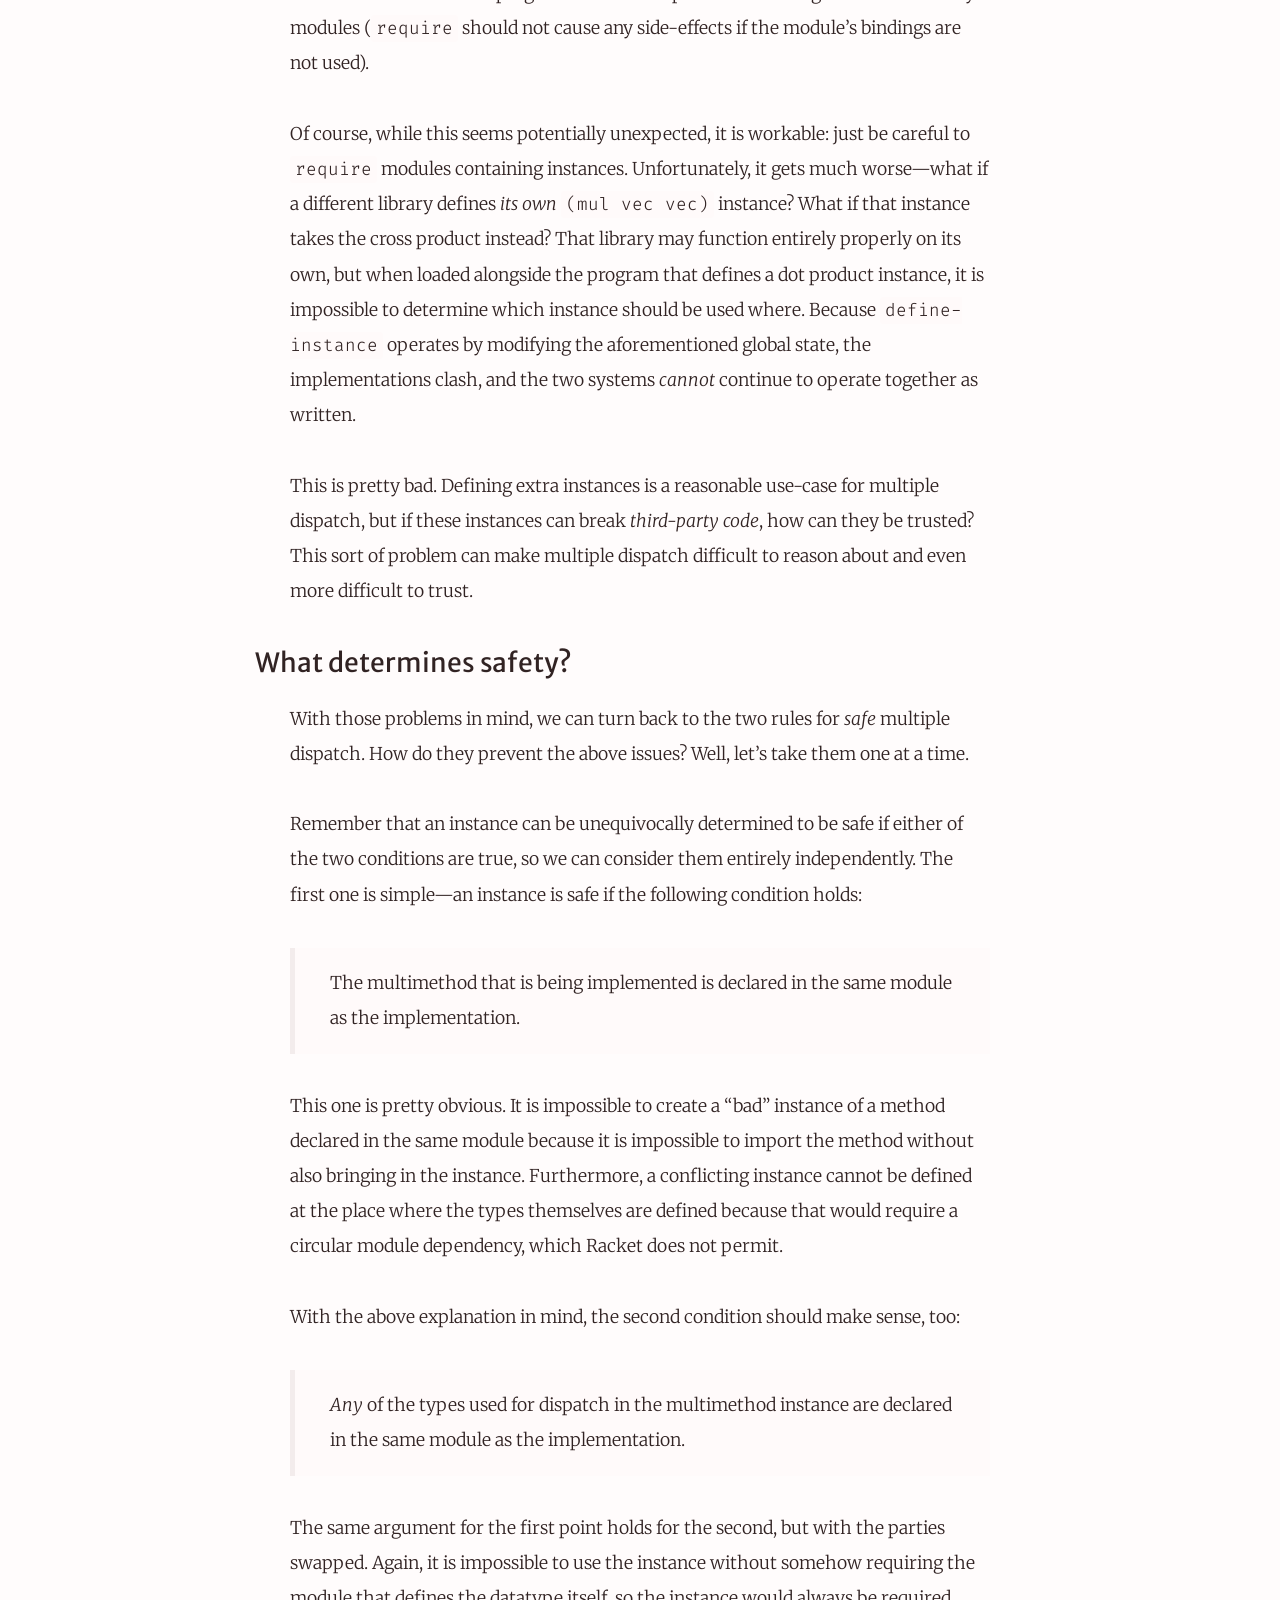
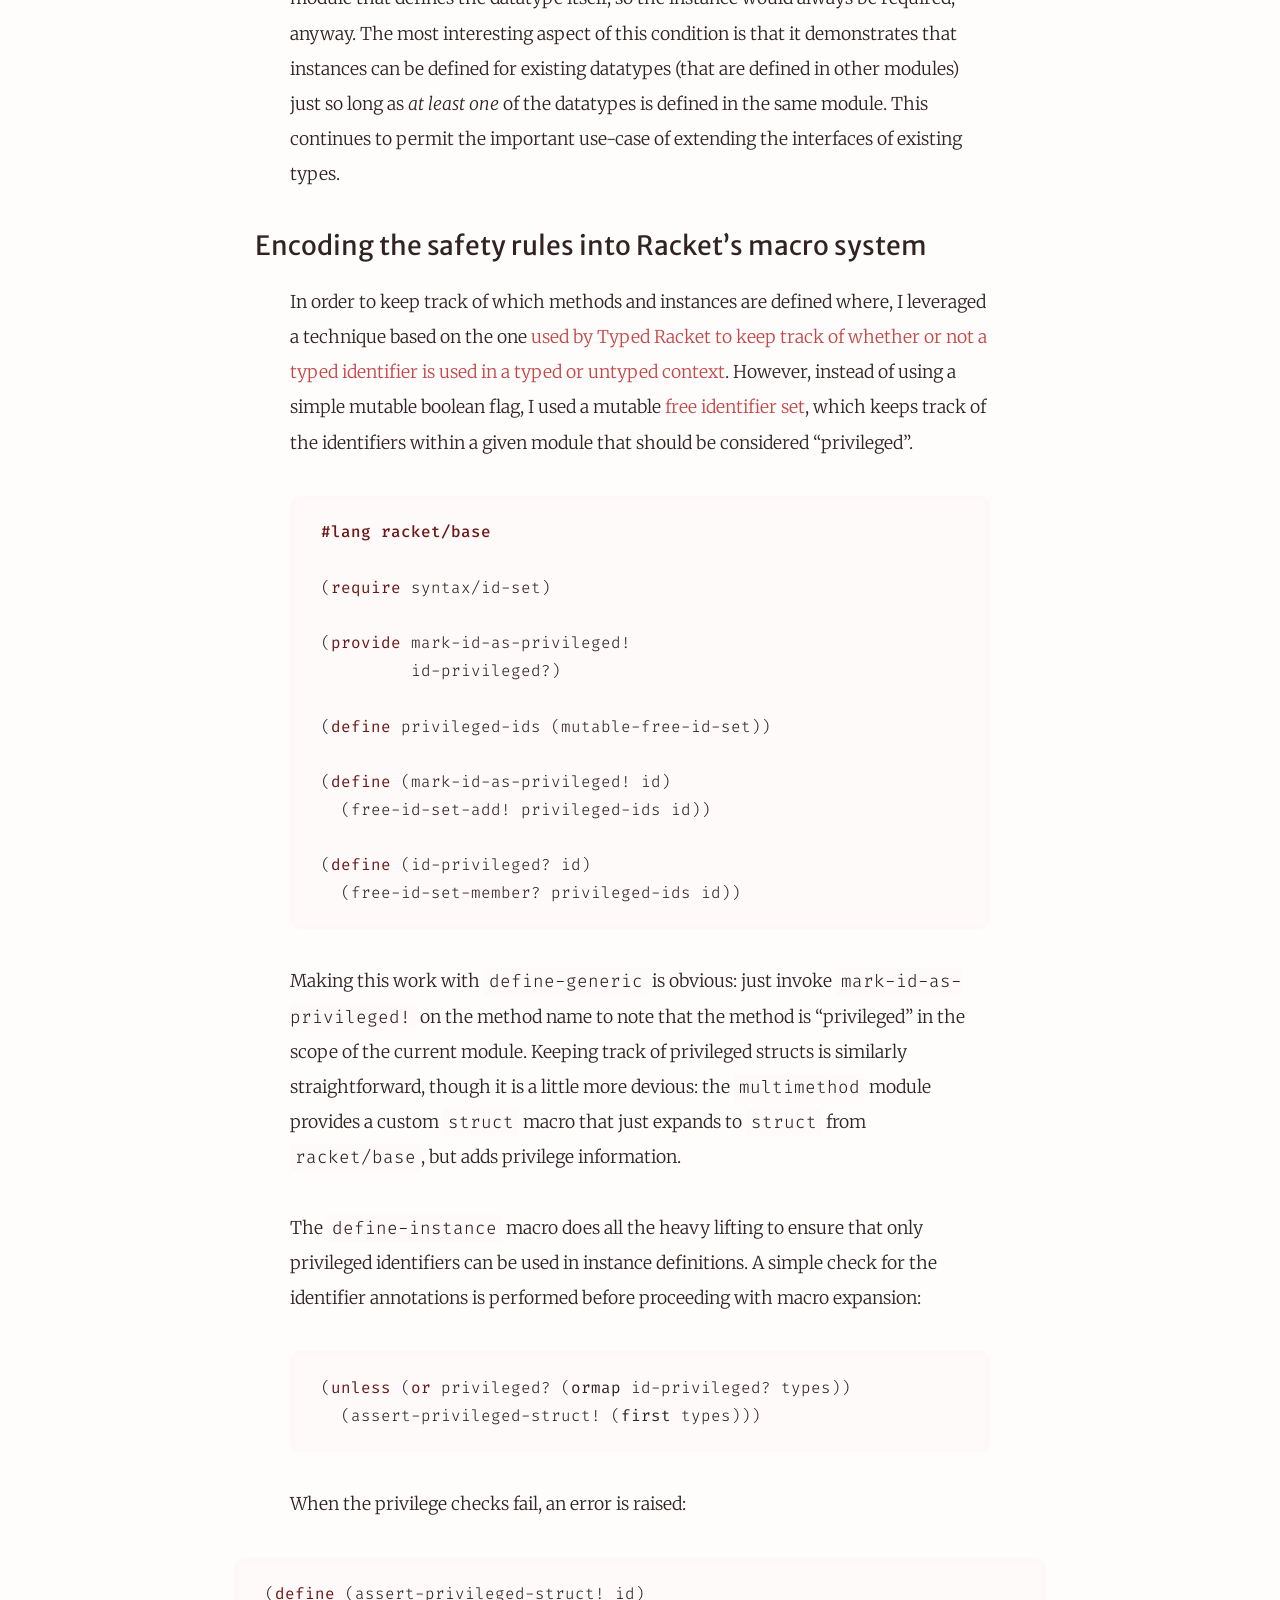
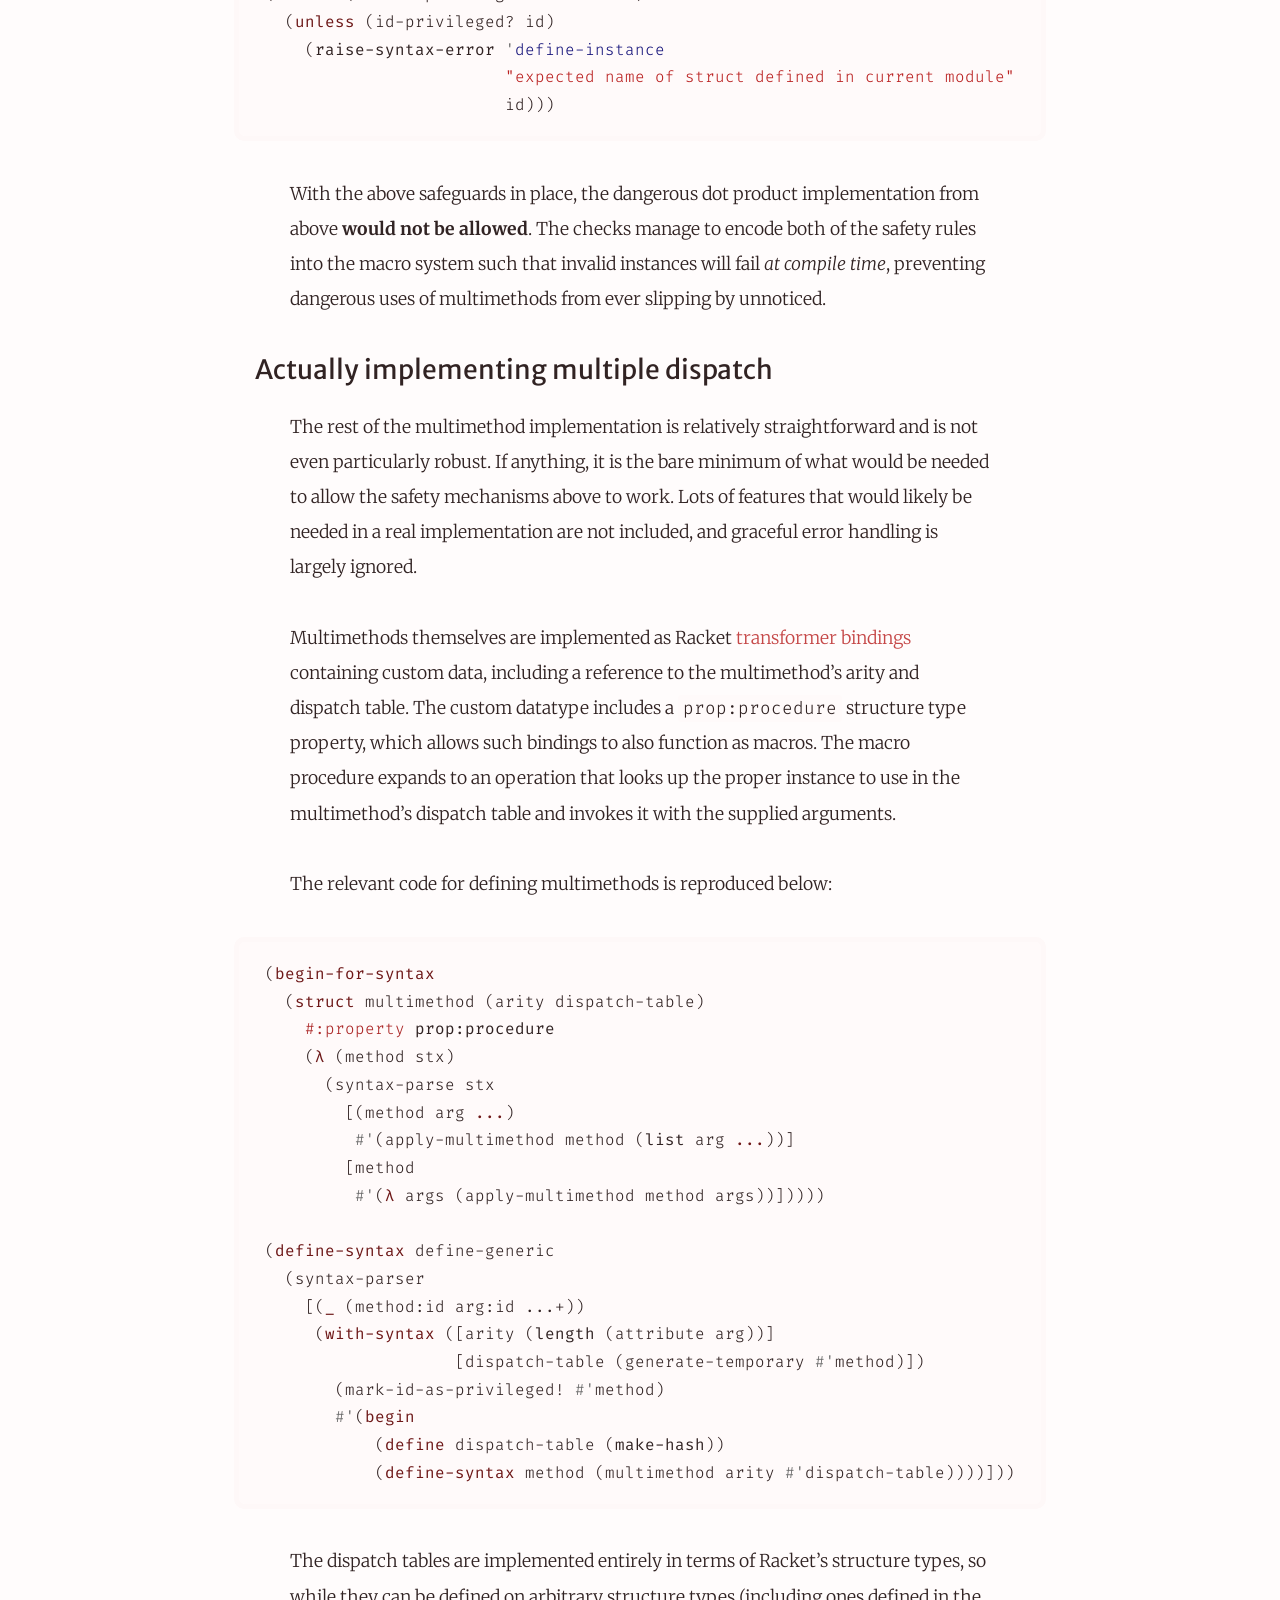
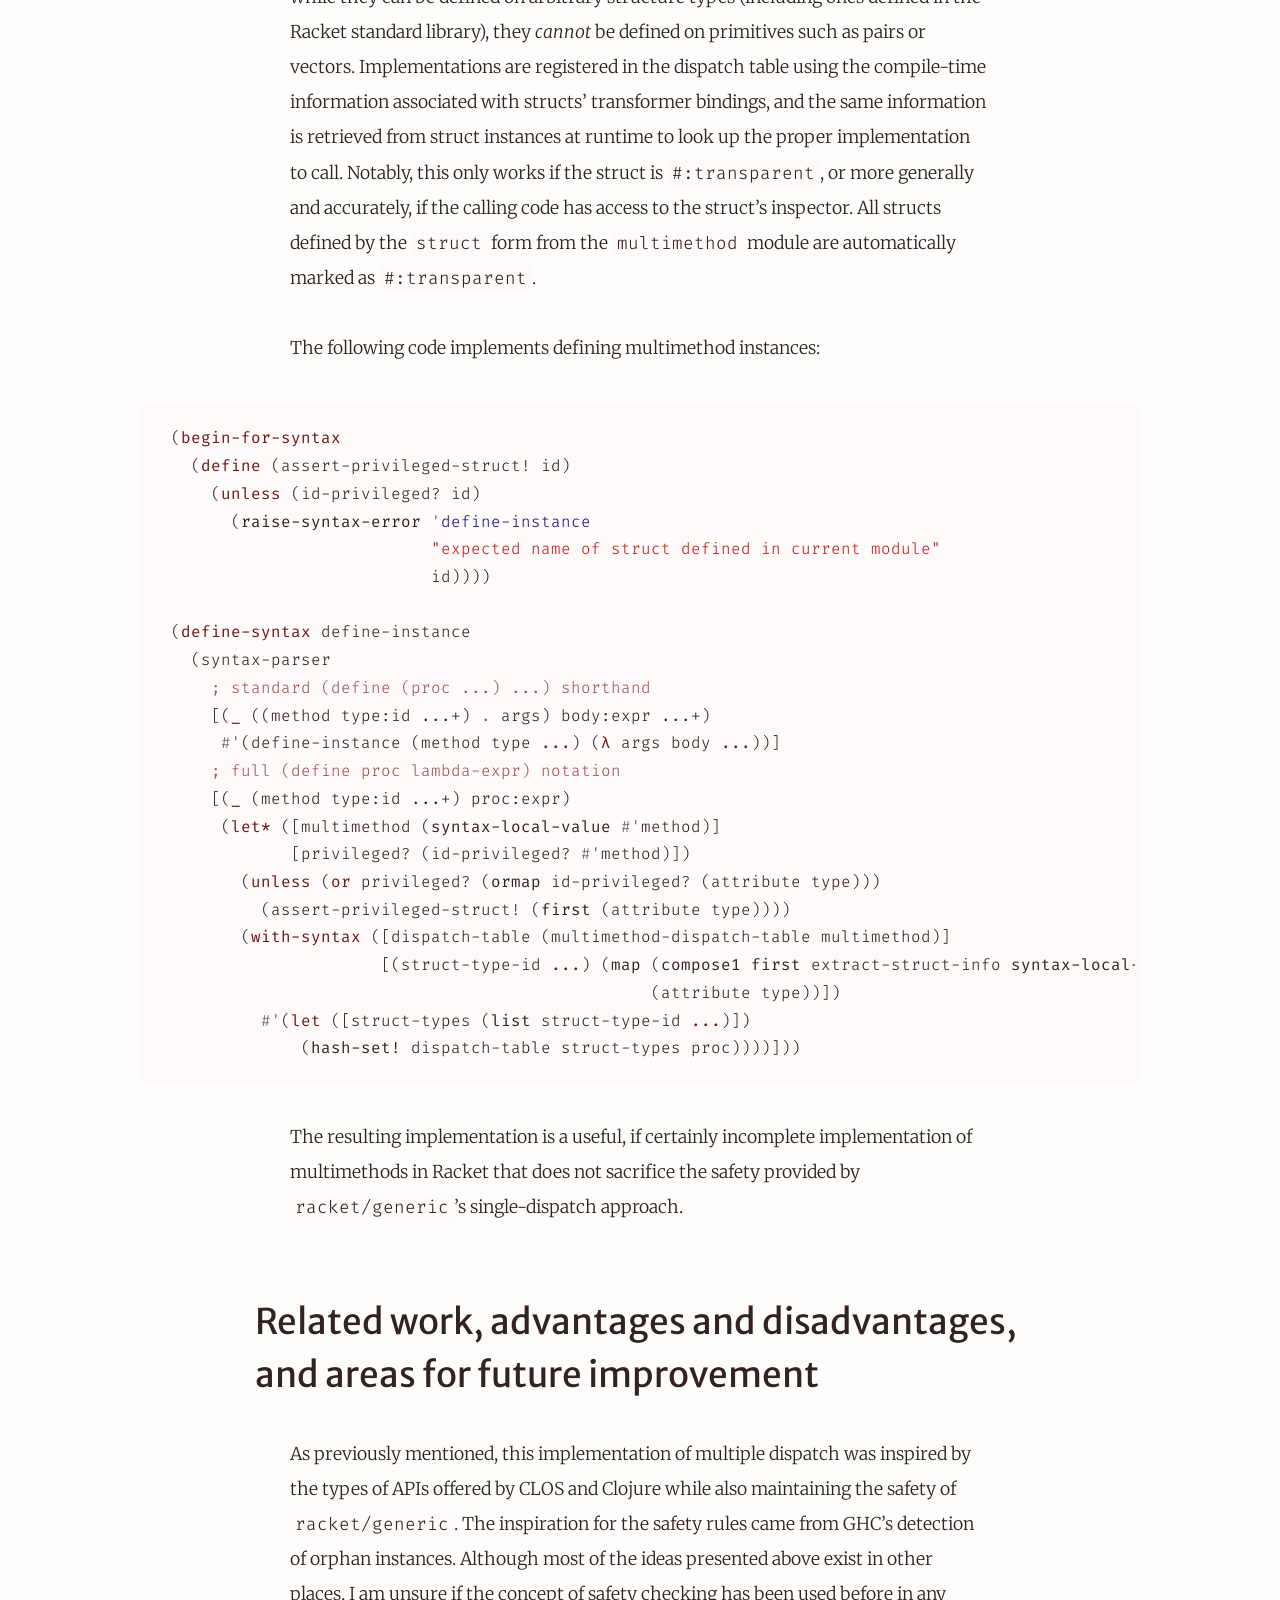
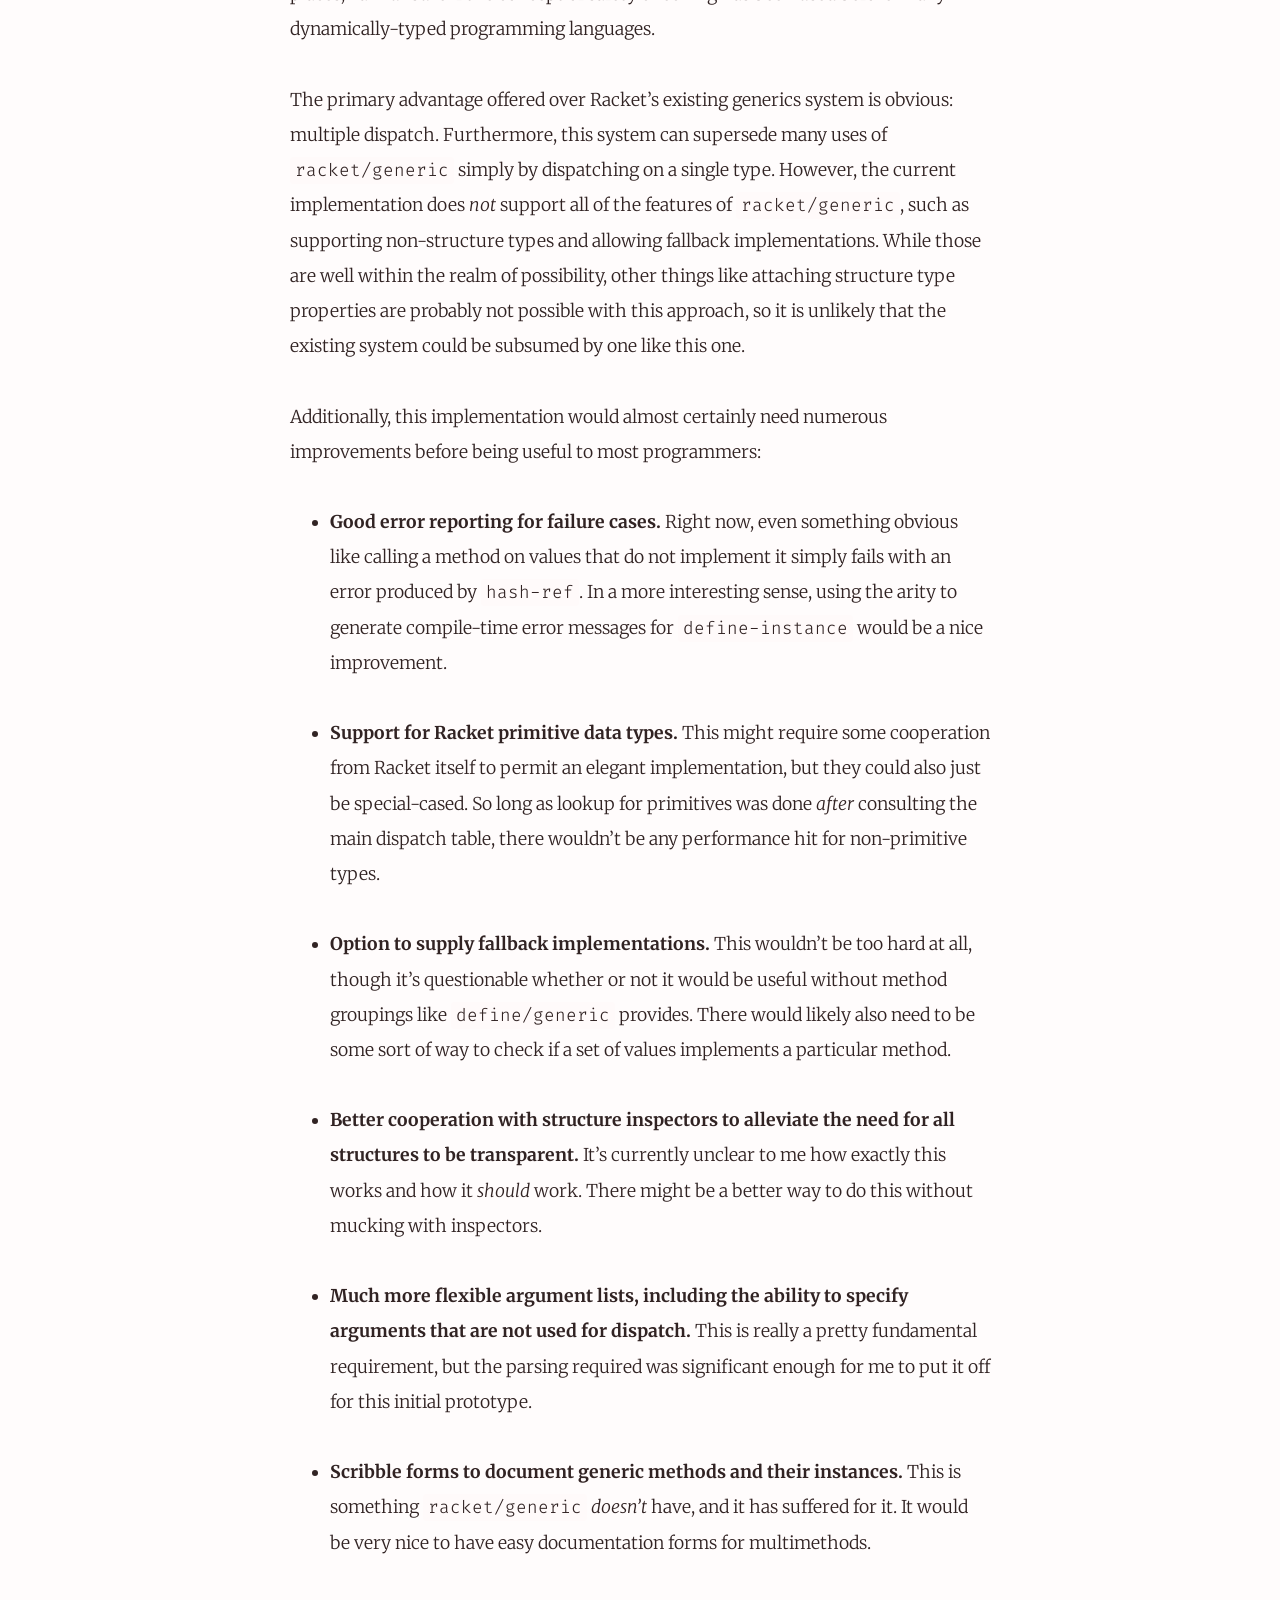
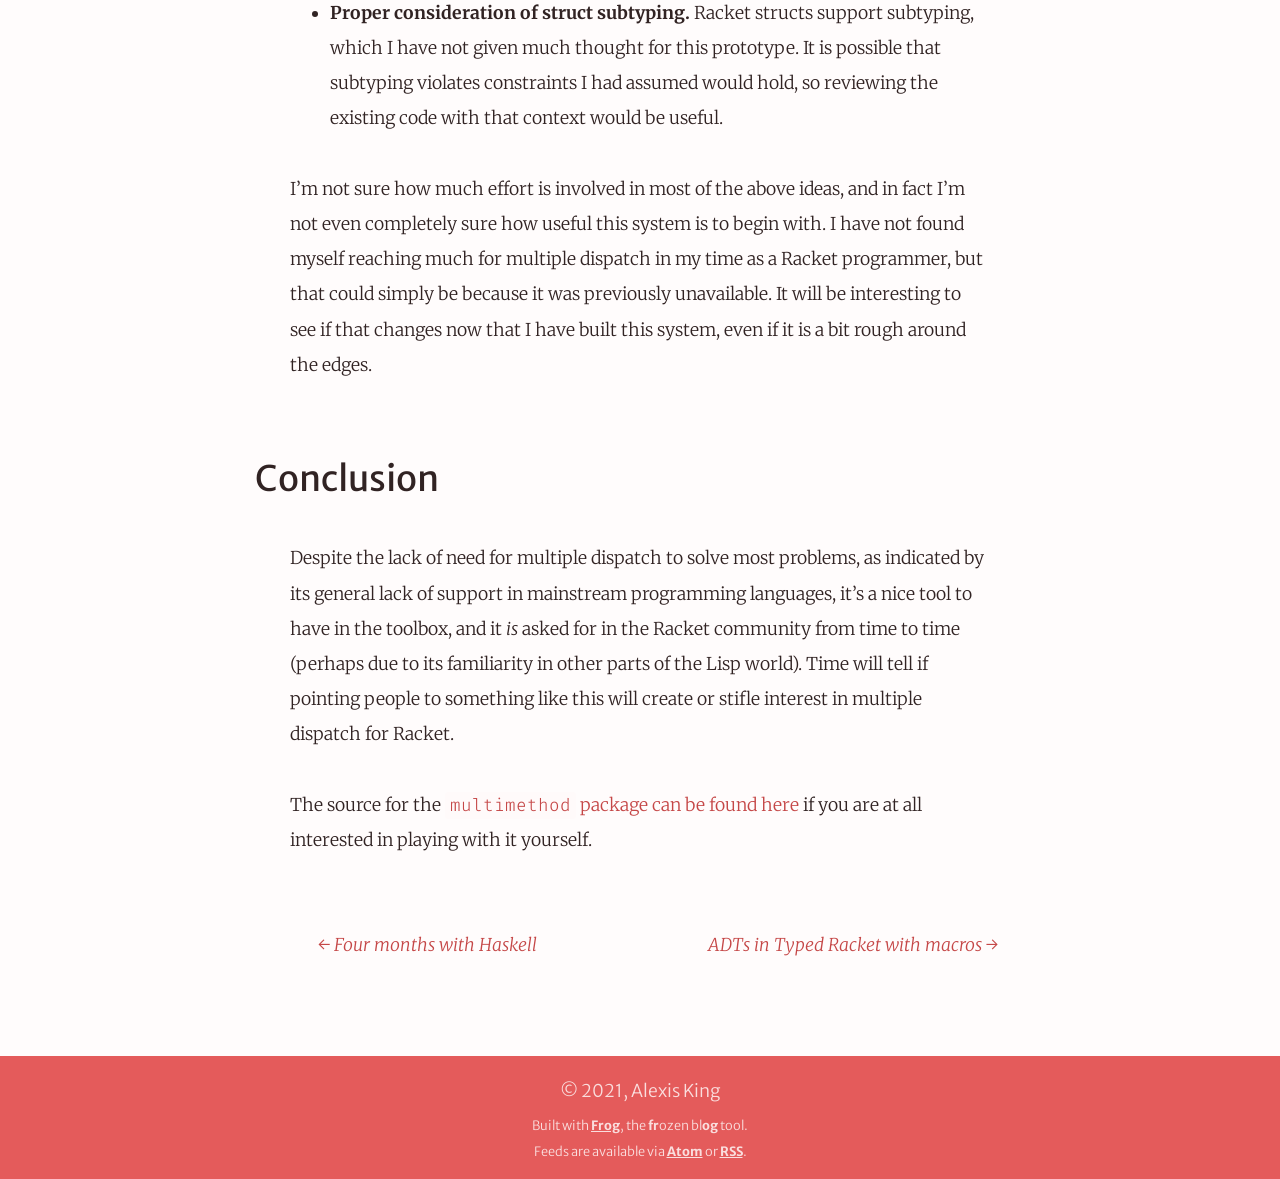
<file: blog/2016/02/18/simple-safe-multimethods-in-racket/index.html>
<!DOCTYPE html>
<html lang="en">
  <head>
    <meta charset="utf-8">
    <title>Simple, safe multimethods in Racket</title>
    <meta name="description" content="Racket ships with `racket/generic`, a system for defining _generic methods_, functions that work differently depending on what sort of value they are supplied. I have made heavy use of this feature in my collections library, and it has worked well for my ...">
    <meta name="author"      content="Alexis King">
    <meta name="keywords"    content="racket, macros">
    <meta name="viewport"    content="width=device-width, initial-scale=1.0">
    <link rel="icon"      href="/favicon.ico">
    <link rel="canonical" href="http://lexi-lambda.github.io/blog/2016/02/18/simple-safe-multimethods-in-racket/">
    <link rel="next" href="/blog/2015/12/21/adts-in-typed-racket-with-macros/">
    <link rel="prev" href="/blog/2016/06/12/four-months-with-haskell/">
    <!-- CSS -->
    <link rel="stylesheet" type="text/css" href="https://fonts.googleapis.com/css?family=Merriweather+Sans:400,300,300italic,400italic,700,700italic,800,800italic|Merriweather:400,300,300italic,400italic,700,700italic,900,900italic|Fira+Code:300,400,500,600,700">
    <link rel="stylesheet" type="text/css" href="/css/application.min.css">
    <link rel="stylesheet" type="text/css" href="/css/pygments.min.css">
    <!-- Feeds -->
    <link rel="alternate" type="application/atom+xml"
          href="/feeds/all.atom.xml" title="Atom Feed">
    <link rel="alternate" type="application/rss+xml"
          href="/feeds/all.rss.xml" title="RSS Feed">
    <!-- JS -->
    <!-- <script src="/js/application.min.js"></script> -->
    <script type="text/javascript">
      (function(i,s,o,g,r,a,m){i['GoogleAnalyticsObject']=r;i[r]=i[r]||function(){
      (i[r].q=i[r].q||[]).push(arguments)},i[r].l=1*new Date();a=s.createElement(o),
      m=s.getElementsByTagName(o)[0];a.async=1;a.src=g;m.parentNode.insertBefore(a,m)
      })(window,document,'script','//www.google-analytics.com/analytics.js','ga');

      ga('create', 'UA-65250372-1', 'auto');
      ga('send', 'pageview');
    </script>
  </head>
  <body>
    <div id="page-content">
      <!-- Navigation Bar -->
      <header>
        <nav role="navigation" class="navigation-bar">
          <ul class="navigation-items left">
            <li id="blog-title-header"><a href="/"><h1>Alexis King</h1></a></li>
          </ul>
          <ul class="navigation-items center"></ul>
          <ul class="navigation-items right">
            <li><a href="/">Home</a></li>
            <li><a href="/resume.html">About Me</a></li>
          </ul>
        </nav>
      </header>
      <section role="main">
        <!-- Main column -->
        <div class="content" class="col-md-12">



          <article class="main">
  <header>
    <h1 class="title">Simple, safe multimethods in Racket</h1>
    <div class='date-and-tags'>
      <time datetime="2016-02-18T18:48:32">
        2016-02-18
      </time>
      <span style="margin: 0 3px">⦿</span>
      <span class="tags"><a href="/tags/racket.html">racket</a>, <a href="/tags/macros.html">macros</a></span>
    </div>
  </header>

<p>Racket ships with <code>racket/generic</code>, a system for defining <em>generic methods</em>, functions that work differently depending on what sort of value they are supplied. I have made heavy use of this feature in my collections library, and it has worked well for my needs, but that system does have a bit of a limitation: it only supports <em>single dispatch</em>. Method implementations may only be chosen based on a single argument, so multiple dispatch is impossible.</p>
<!-- more-->

<h1 id="motivating-multiple-dispatch">Motivating multiple dispatch</h1>

<p>What is multiple dispatch and why is it necessary? Well, in most cases, it <em>isn’t</em> necessary at all. <a href="http://dl.acm.org/citation.cfm?doid=1449764.1449808">It has been shown that multiple dispatch is much rarer than single dispatch in practice.</a> However, when actually needed, having multiple dispatch in the toolbox is a valuable asset.</p>

<p>A classic example of multiple dispatch is multiplication over both scalars and vectors. Ideally, all of the following operations should work:</p>

<pre><code>2 × 3 = 6
2 × ⟨3, 4⟩ = ⟨6, 8⟩
⟨3, 4⟩ × 2 = ⟨6, 8⟩</code></pre>

<p>In practice, most languages do not support such flexible dispatch rules without fairly complicated branching constructs to handle each permutation of input types. Furthermore, since most languages only support single dispatch (such as most object-oriented languages), it is nearly impossible to add support for a new combination of types to an existing method.</p>

<p>To illustrate the above, even if a language supported operator overloading <em>and</em> it included a <code>Vector</code> class that overloaded multiplication to properly work with numbers and vectors, it might not implement matrix multiplication. If a user defines a <code>Matrix</code> class, they may overload <em>its</em> multiplication to support numbers, vectors, and matrices, but it is impossible to extend the multiplication implementation for the <code>Vector</code> class. That method is now completely set in stone, unless it is edited directly (and the programmer may not have access to <code>Vector</code>’s implementation).</p>

<p>Multiple dispatch solves all of these problems. Rather than specify implementations of functions for singular types, it is possible to specify implementations for sets of types. In the above example, a programmer would be able to define a new function that operates on <code>Vector</code> and <code>Matrix</code> arguments. Since each definition does not “belong” to any given type, extending this set of operations is trivial.</p>

<h1 id="multiple-dispatch-in-racket">Multiple dispatch in Racket</h1>

<p>This blog post is somewhat long and technical, so before proceeding any further, I want to show some real code that actually works so you can get a feel for what I’m talking about. As a proof-of-concept, I have created <a href="https://github.com/lexi-lambda/racket-multimethod">a very simple implementation of multiple dispatch in Racket</a>. The above example would look like this in Racket using my module:</p>

<div class="brush: racket">
 <div class="source">
  <pre><span></span><span class="kn">#lang </span><span class="nn">racket</span>

<span class="p">(</span><span class="k">require</span> <span class="n">multimethod</span><span class="p">)</span>

<span class="p">(</span><span class="k">provide</span> <span class="n">mul</span>
         <span class="p">(</span><span class="k">struct-out</span> <span class="n">num</span><span class="p">)</span>
         <span class="p">(</span><span class="k">struct-out</span> <span class="n">vec</span><span class="p">))</span>

<span class="p">(</span><span class="k">struct</span> <span class="n">num</span> <span class="p">(</span><span class="n">val</span><span class="p">))</span>
<span class="p">(</span><span class="k">struct</span> <span class="n">vec</span> <span class="p">(</span><span class="n">vals</span><span class="p">))</span>

<span class="p">(</span><span class="n">define-generic</span> <span class="p">(</span><span class="n">mul</span> <span class="n">a</span> <span class="n">b</span><span class="p">))</span>

<span class="p">(</span><span class="n">define-instance</span> <span class="p">((</span><span class="n">mul</span> <span class="n">num</span> <span class="n">num</span><span class="p">)</span> <span class="n">x</span> <span class="n">y</span><span class="p">)</span>
  <span class="p">(</span><span class="n">num</span> <span class="p">(</span><span class="nb">*</span> <span class="p">(</span><span class="n">num-val</span> <span class="n">x</span><span class="p">)</span> <span class="p">(</span><span class="n">num-val</span> <span class="n">y</span><span class="p">))))</span>

<span class="p">(</span><span class="n">define-instance</span> <span class="p">((</span><span class="n">mul</span> <span class="n">num</span> <span class="n">vec</span><span class="p">)</span> <span class="n">n</span> <span class="n">v</span><span class="p">)</span>
  <span class="p">(</span><span class="n">vec</span> <span class="p">(</span><span class="nb">map</span> <span class="p">(</span><span class="nb">curry</span> <span class="nb">*</span> <span class="p">(</span><span class="n">num-val</span> <span class="n">n</span><span class="p">))</span> <span class="p">(</span><span class="n">vec-vals</span> <span class="n">v</span><span class="p">))))</span>

<span class="p">(</span><span class="n">define-instance</span> <span class="p">((</span><span class="n">mul</span> <span class="n">vec</span> <span class="n">num</span><span class="p">)</span> <span class="n">v</span> <span class="n">n</span><span class="p">)</span>
  <span class="p">(</span><span class="n">mul</span> <span class="n">n</span> <span class="n">v</span><span class="p">))</span>
</pre></div>

</div>

<p>Pardon the somewhat clunky syntax, but the functionality is there. Using the above code works as expected:</p>

<pre><code>&gt; (mul (num 2) (num 3))
(num 6)
&gt; (mul (num 2) (vec '(3 4)))
(vec '(6 8))
&gt; (mul (vec '(3 4)) (num 2))
(vec '(6 8))</code></pre>

<p>Making the above snippet work is not particularly hard. In fact, it’s likely that most competent Racketeers could do it without much thought. However, there’s a tiny bit more going on behind the scenes than it may seem.</p>

<h1 id="the-problem-with-multiple-dispatch">The problem with multiple dispatch</h1>

<p>The single-dispatch design limitation of <code>racket/generic</code> comes directly from a desire to avoid what has been described as “spooky action at a distance”, a problem that is prevalent in many systems that support methods with multiple dispatch (aka <em>multimethods</em>). Specifically, the issue arises when new method implementations are defined for existing datatypes, which can have far-reaching effects throughout a program because the method table is global state. Both CLOS and Clojure suffer from this shortcoming.</p>

<p>Interestingly, Haskell with multi-parameter typeclasses (a nonstandard but highly useful extension) makes it quite trivial to create constructs similar to multiple dispatch (though the overload resolution is done at compile-time). The similarities are significant: Haskell <em>also</em> suffers from the possibility of a certain sort of “spooky action”. However, Haskell’s static typing and resolution allows the compiler to catch these potential issues, known as “orphan instances”, at compile time. Even though Racket does not support the same sort of static typing, the same idea can be used to keep multiple dispatch safe using the macro system.</p>

<h1 id="safe-dynamically-typed-multiple-dispatch">Safe, dynamically-typed multiple dispatch</h1>

<p>In order to make multiple dispatch safe, we first need to determine exactly what is unsafe. Haskell has rules for determining what constitutes an “orphan instance”, and these rules are equally applicable for determining dangerous multimethod implementations. Specifically, a definition can be considered unsafe if <em>both</em> of the following conditions are true:</p>

<ol>
 <li>The multimethod that is being implemented was declared in a different module from the implementation.</li>
 <li><em>All</em> of the types used for dispatch in the multimethod instance were declared in a different module from the implementation.</li></ol>

<p>Conversely, a multimethod implementation is safe if <em>either</em> of the following conditions are true:</p>

<ol>
 <li>The multimethod that is being implemented is declared in the same module as the implementation.</li>
 <li><em>Any</em> of the types used for dispatch in the multimethod instance are declared in the same module as the implementation.</li></ol>

<p>Why do these two rules provide a strong enough guarantee to eliminate the dangers created by global state? Well, to understand that, we need to understand what can go wrong if these rules are ignored.</p>

<h2 id="multimethods-and-dangerous-instances">Multimethods and dangerous instances</h2>

<p>What exactly is this dangerous-sounding “spooky action”, and what causes it? Well, the trouble stems from the side-effectful nature of multimethod instance definitions. Consider the Racket module from earlier, which defines multiplication instances for scalars and vectors:</p>

<div class="brush: racket">
 <div class="source">
  <pre><span></span><span class="p">(</span><span class="k">provide</span> <span class="n">mul</span>
         <span class="p">(</span><span class="k">struct-out</span> <span class="n">num</span><span class="p">)</span>
         <span class="p">(</span><span class="k">struct-out</span> <span class="n">vec</span><span class="p">))</span>

<span class="p">(</span><span class="k">struct</span> <span class="n">num</span> <span class="p">(</span><span class="n">val</span><span class="p">))</span>
<span class="p">(</span><span class="k">struct</span> <span class="n">vec</span> <span class="p">(</span><span class="n">vals</span><span class="p">))</span>

<span class="p">(</span><span class="n">define-generic</span> <span class="p">(</span><span class="n">mul</span> <span class="n">a</span> <span class="n">b</span><span class="p">))</span>

<span class="p">(</span><span class="n">define-instance</span> <span class="p">((</span><span class="n">mul</span> <span class="n">num</span> <span class="n">num</span><span class="p">)</span> <span class="n">x</span> <span class="n">y</span><span class="p">)</span>
  <span class="p">(</span><span class="n">num</span> <span class="p">(</span><span class="nb">*</span> <span class="p">(</span><span class="n">num-val</span> <span class="n">x</span><span class="p">)</span> <span class="p">(</span><span class="n">num-val</span> <span class="n">y</span><span class="p">))))</span>

<span class="p">(</span><span class="n">define-instance</span> <span class="p">((</span><span class="n">mul</span> <span class="n">num</span> <span class="n">vec</span><span class="p">)</span> <span class="n">n</span> <span class="n">v</span><span class="p">)</span>
  <span class="p">(</span><span class="n">vec</span> <span class="p">(</span><span class="nb">map</span> <span class="p">(</span><span class="nb">curry</span> <span class="nb">*</span> <span class="p">(</span><span class="n">num-val</span> <span class="n">n</span><span class="p">))</span> <span class="p">(</span><span class="n">vec-vals</span> <span class="n">v</span><span class="p">))))</span>

<span class="p">(</span><span class="n">define-instance</span> <span class="p">((</span><span class="n">mul</span> <span class="n">vec</span> <span class="n">num</span><span class="p">)</span> <span class="n">v</span> <span class="n">n</span><span class="p">)</span>
  <span class="p">(</span><span class="n">mul</span> <span class="n">n</span> <span class="n">v</span><span class="p">))</span>
</pre></div>

</div>

<p>Note that there is not actually a <code>(mul vec vec)</code> implementation. This is intentional: there are <em>two</em> ways to take the product of two vectors, so no default implementation is provided. However, it is possible that another module might desire an instance for <code>mul</code> that takes the dot product, and the programmer might write the following definition:</p>

<div class="brush: racket">
 <div class="source">
  <pre><span></span><span class="p">(</span><span class="n">define-instance</span> <span class="p">((</span><span class="n">mul</span> <span class="n">vec</span> <span class="n">vec</span><span class="p">)</span> <span class="n">x</span> <span class="n">y</span><span class="p">)</span>
  <span class="p">(</span><span class="n">num</span> <span class="p">(</span><span class="nb">foldl</span> <span class="nb">+</span> <span class="mi">0</span> <span class="p">(</span><span class="nb">map</span> <span class="nb">*</span> <span class="p">(</span><span class="n">vec-vals</span> <span class="n">x</span><span class="p">)</span> <span class="p">(</span><span class="n">vec-vals</span> <span class="n">y</span><span class="p">)))))</span>
</pre></div>

</div>

<p>However, there is something fishy about the above definition: it doesn’t need to be exported with <code>provide</code> to work! Since instances don’t create new bindings, they only add dispatch options, they don’t ever need to <code>provide</code> anything. This is problematic, though: it means that a program could continue to happily compile <em>even if</em> the module containing the dot product instance was never loaded with <code>require</code>, but an attempt to multiply two vectors would fail at runtime, claiming that there was no <code>(mul vec vec)</code> implementation. This drastic change of behavior violates Racket programmers’ assumptions about the guarantees made by modules (<code>require</code> should not cause any side-effects if the module’s bindings are not used).</p>

<p>Of course, while this seems potentially unexpected, it is workable: just be careful to <code>require</code> modules containing instances. Unfortunately, it gets much worse—what if a different library defines <em>its own</em> <code>(mul vec vec)</code> instance? What if that instance takes the cross product instead? That library may function entirely properly on its own, but when loaded alongside the program that defines a dot product instance, it is impossible to determine which instance should be used where. Because <code>define-instance</code> operates by modifying the aforementioned global state, the implementations clash, and the two systems <em>cannot</em> continue to operate together as written.</p>

<p>This is pretty bad. Defining extra instances is a reasonable use-case for multiple dispatch, but if these instances can break <em>third-party code</em>, how can they be trusted? This sort of problem can make multiple dispatch difficult to reason about and even more difficult to trust.</p>

<h2 id="what-determines-safety">What determines safety?</h2>

<p>With those problems in mind, we can turn back to the two rules for <em>safe</em> multiple dispatch. How do they prevent the above issues? Well, let’s take them one at a time.</p>

<p>Remember that an instance can be unequivocally determined to be safe if either of the two conditions are true, so we can consider them entirely independently. The first one is simple—an instance is safe if the following condition holds:</p>

<blockquote>
 <p>The multimethod that is being implemented is declared in the same module as the implementation.</p></blockquote>

<p>This one is pretty obvious. It is impossible to create a “bad” instance of a method declared in the same module because it is impossible to import the method without also bringing in the instance. Furthermore, a conflicting instance cannot be defined at the place where the types themselves are defined because that would require a circular module dependency, which Racket does not permit.</p>

<p>With the above explanation in mind, the second condition should make sense, too:</p>

<blockquote>
 <p><em>Any</em> of the types used for dispatch in the multimethod instance are declared in the same module as the implementation.</p></blockquote>

<p>The same argument for the first point holds for the second, but with the parties swapped. Again, it is impossible to use the instance without somehow requiring the module that defines the datatype itself, so the instance would always be required, anyway. The most interesting aspect of this condition is that it demonstrates that instances can be defined for existing datatypes (that are defined in other modules) just so long as <em>at least one</em> of the datatypes is defined in the same module. This continues to permit the important use-case of extending the interfaces of existing types.</p>

<h2 id="encoding-the-safety-rules-into-rackets-macro-system">Encoding the safety rules into Racket’s macro system</h2>

<p>In order to keep track of which methods and instances are defined where, I leveraged a technique based on the one <a href="http://www.ccs.neu.edu/racket/pubs/scheme2007-ctf.pdf">used by Typed Racket to keep track of whether or not a typed identifier is used in a typed or untyped context</a>. However, instead of using a simple mutable boolean flag, I used a mutable <a href="http://docs.racket-lang.org/syntax/syntax-helpers.html#%28tech._identifier._set%29">free identifier set</a>, which keeps track of the identifiers within a given module that should be considered “privileged”.</p>

<div class="brush: racket">
 <div class="source">
  <pre><span></span><span class="kn">#lang </span><span class="nn">racket/base</span>

<span class="p">(</span><span class="k">require</span> <span class="n">syntax/id-set</span><span class="p">)</span>

<span class="p">(</span><span class="k">provide</span> <span class="n">mark-id-as-privileged!</span>
         <span class="n">id-privileged?</span><span class="p">)</span>

<span class="p">(</span><span class="k">define</span> <span class="n">privileged-ids</span> <span class="p">(</span><span class="n">mutable-free-id-set</span><span class="p">))</span>

<span class="p">(</span><span class="k">define</span> <span class="p">(</span><span class="n">mark-id-as-privileged!</span> <span class="n">id</span><span class="p">)</span>
  <span class="p">(</span><span class="n">free-id-set-add!</span> <span class="n">privileged-ids</span> <span class="n">id</span><span class="p">))</span>

<span class="p">(</span><span class="k">define</span> <span class="p">(</span><span class="n">id-privileged?</span> <span class="n">id</span><span class="p">)</span>
  <span class="p">(</span><span class="n">free-id-set-member?</span> <span class="n">privileged-ids</span> <span class="n">id</span><span class="p">))</span>
</pre></div>

</div>

<p>Making this work with <code>define-generic</code> is obvious: just invoke <code>mark-id-as-privileged!</code> on the method name to note that the method is “privileged” in the scope of the current module. Keeping track of privileged structs is similarly straightforward, though it is a little more devious: the <code>multimethod</code> module provides a custom <code>struct</code> macro that just expands to <code>struct</code> from <code>racket/base</code>, but adds privilege information.</p>

<p>The <code>define-instance</code> macro does all the heavy lifting to ensure that only privileged identifiers can be used in instance definitions. A simple check for the identifier annotations is performed before proceeding with macro expansion:</p>

<div class="brush: racket">
 <div class="source">
  <pre><span></span><span class="p">(</span><span class="k">unless</span> <span class="p">(</span><span class="k">or</span> <span class="n">privileged?</span> <span class="p">(</span><span class="nb">ormap</span> <span class="n">id-privileged?</span> <span class="n">types</span><span class="p">))</span>
  <span class="p">(</span><span class="n">assert-privileged-struct!</span> <span class="p">(</span><span class="nb">first</span> <span class="n">types</span><span class="p">)))</span>
</pre></div>

</div>

<p>When the privilege checks fail, an error is raised:</p>

<div class="brush: racket">
 <div class="source">
  <pre><span></span><span class="p">(</span><span class="k">define</span> <span class="p">(</span><span class="n">assert-privileged-struct!</span> <span class="n">id</span><span class="p">)</span>
  <span class="p">(</span><span class="k">unless</span> <span class="p">(</span><span class="n">id-privileged?</span> <span class="n">id</span><span class="p">)</span>
    <span class="p">(</span><span class="nb">raise-syntax-error</span> <span class="o">&#39;</span><span class="ss">define-instance</span>
                        <span class="s2">"expected name of struct defined in current module"</span>
                        <span class="n">id</span><span class="p">)))</span>
</pre></div>

</div>

<p>With the above safeguards in place, the dangerous dot product implementation from above <strong>would not be allowed</strong>. The checks manage to encode both of the safety rules into the macro system such that invalid instances will fail <em>at compile time</em>, preventing dangerous uses of multimethods from ever slipping by unnoticed.</p>

<h2 id="actually-implementing-multiple-dispatch">Actually implementing multiple dispatch</h2>

<p>The rest of the multimethod implementation is relatively straightforward and is not even particularly robust. If anything, it is the bare minimum of what would be needed to allow the safety mechanisms above to work. Lots of features that would likely be needed in a real implementation are not included, and graceful error handling is largely ignored.</p>

<p>Multimethods themselves are implemented as Racket <a href="http://docs.racket-lang.org/guide/proc-macros.html#%28tech._transformer._binding%29">transformer bindings</a> containing custom data, including a reference to the multimethod’s arity and dispatch table. The custom datatype includes a <code>prop:procedure</code> structure type property, which allows such bindings to also function as macros. The macro procedure expands to an operation that looks up the proper instance to use in the multimethod’s dispatch table and invokes it with the supplied arguments.</p>

<p>The relevant code for defining multimethods is reproduced below:</p>

<div class="brush: racket">
 <div class="source">
  <pre><span></span><span class="p">(</span><span class="k">begin-for-syntax</span>
  <span class="p">(</span><span class="k">struct</span> <span class="n">multimethod</span> <span class="p">(</span><span class="n">arity</span> <span class="n">dispatch-table</span><span class="p">)</span>
    <span class="kd">#:property</span> <span class="nb">prop:procedure</span>
    <span class="p">(</span><span class="k">λ</span> <span class="p">(</span><span class="n">method</span> <span class="n">stx</span><span class="p">)</span>
      <span class="p">(</span><span class="n">syntax-parse</span> <span class="n">stx</span>
        <span class="p">[(</span><span class="n">method</span> <span class="n">arg</span> <span class="k">...</span><span class="p">)</span>
         <span class="o">#&#39;</span><span class="p">(</span><span class="n">apply-multimethod</span> <span class="n">method</span> <span class="p">(</span><span class="nb">list</span> <span class="n">arg</span> <span class="k">...</span><span class="p">))]</span>
        <span class="p">[</span><span class="n">method</span>
         <span class="o">#&#39;</span><span class="p">(</span><span class="k">λ</span> <span class="n">args</span> <span class="p">(</span><span class="n">apply-multimethod</span> <span class="n">method</span> <span class="n">args</span><span class="p">))]))))</span>

<span class="p">(</span><span class="k">define-syntax</span> <span class="n">define-generic</span>
  <span class="p">(</span><span class="n">syntax-parser</span>
    <span class="p">[(</span><span class="k">_</span> <span class="p">(</span><span class="n">method:id</span> <span class="n">arg:id</span> <span class="n">...+</span><span class="p">))</span>
     <span class="p">(</span><span class="k">with-syntax</span> <span class="p">([</span><span class="n">arity</span> <span class="p">(</span><span class="nb">length</span> <span class="p">(</span><span class="n">attribute</span> <span class="n">arg</span><span class="p">))]</span>
                   <span class="p">[</span><span class="n">dispatch-table</span> <span class="p">(</span><span class="n">generate-temporary</span> <span class="o">#&#39;</span><span class="n">method</span><span class="p">)])</span>
       <span class="p">(</span><span class="n">mark-id-as-privileged!</span> <span class="o">#&#39;</span><span class="n">method</span><span class="p">)</span>
       <span class="o">#&#39;</span><span class="p">(</span><span class="k">begin</span>
           <span class="p">(</span><span class="k">define</span> <span class="n">dispatch-table</span> <span class="p">(</span><span class="nb">make-hash</span><span class="p">))</span>
           <span class="p">(</span><span class="k">define-syntax</span> <span class="n">method</span> <span class="p">(</span><span class="n">multimethod</span> <span class="n">arity</span> <span class="o">#&#39;</span><span class="n">dispatch-table</span><span class="p">))))]))</span>
</pre></div>

</div>

<p>The dispatch tables are implemented entirely in terms of Racket’s structure types, so while they can be defined on arbitrary structure types (including ones defined in the Racket standard library), they <em>cannot</em> be defined on primitives such as pairs or vectors. Implementations are registered in the dispatch table using the compile-time information associated with structs’ transformer bindings, and the same information is retrieved from struct instances at runtime to look up the proper implementation to call. Notably, this only works if the struct is <code>#:transparent</code>, or more generally and accurately, if the calling code has access to the struct’s inspector. All structs defined by the <code>struct</code> form from the <code>multimethod</code> module are automatically marked as <code>#:transparent</code>.</p>

<p>The following code implements defining multimethod instances:</p>

<div class="brush: racket">
 <div class="source">
  <pre><span></span><span class="p">(</span><span class="k">begin-for-syntax</span>
  <span class="p">(</span><span class="k">define</span> <span class="p">(</span><span class="n">assert-privileged-struct!</span> <span class="n">id</span><span class="p">)</span>
    <span class="p">(</span><span class="k">unless</span> <span class="p">(</span><span class="n">id-privileged?</span> <span class="n">id</span><span class="p">)</span>
      <span class="p">(</span><span class="nb">raise-syntax-error</span> <span class="o">&#39;</span><span class="ss">define-instance</span>
                          <span class="s2">"expected name of struct defined in current module"</span>
                          <span class="n">id</span><span class="p">))))</span>

<span class="p">(</span><span class="k">define-syntax</span> <span class="n">define-instance</span>
  <span class="p">(</span><span class="n">syntax-parser</span>
    <span class="c1">; standard (define (proc ...) ...) shorthand</span>
    <span class="p">[(</span><span class="k">_</span> <span class="p">((</span><span class="n">method</span> <span class="n">type:id</span> <span class="n">...+</span><span class="p">)</span> <span class="o">.</span> <span class="n">args</span><span class="p">)</span> <span class="n">body:expr</span> <span class="n">...+</span><span class="p">)</span>
     <span class="o">#&#39;</span><span class="p">(</span><span class="n">define-instance</span> <span class="p">(</span><span class="n">method</span> <span class="n">type</span> <span class="k">...</span><span class="p">)</span> <span class="p">(</span><span class="k">λ</span> <span class="n">args</span> <span class="n">body</span> <span class="k">...</span><span class="p">))]</span>
    <span class="c1">; full (define proc lambda-expr) notation</span>
    <span class="p">[(</span><span class="k">_</span> <span class="p">(</span><span class="n">method</span> <span class="n">type:id</span> <span class="n">...+</span><span class="p">)</span> <span class="n">proc:expr</span><span class="p">)</span>
     <span class="p">(</span><span class="k">let*</span> <span class="p">([</span><span class="n">multimethod</span> <span class="p">(</span><span class="nb">syntax-local-value</span> <span class="o">#&#39;</span><span class="n">method</span><span class="p">)]</span>
            <span class="p">[</span><span class="n">privileged?</span> <span class="p">(</span><span class="n">id-privileged?</span> <span class="o">#&#39;</span><span class="n">method</span><span class="p">)])</span>
       <span class="p">(</span><span class="k">unless</span> <span class="p">(</span><span class="k">or</span> <span class="n">privileged?</span> <span class="p">(</span><span class="nb">ormap</span> <span class="n">id-privileged?</span> <span class="p">(</span><span class="n">attribute</span> <span class="n">type</span><span class="p">)))</span>
         <span class="p">(</span><span class="n">assert-privileged-struct!</span> <span class="p">(</span><span class="nb">first</span> <span class="p">(</span><span class="n">attribute</span> <span class="n">type</span><span class="p">))))</span>
       <span class="p">(</span><span class="k">with-syntax</span> <span class="p">([</span><span class="n">dispatch-table</span> <span class="p">(</span><span class="n">multimethod-dispatch-table</span> <span class="n">multimethod</span><span class="p">)]</span>
                     <span class="p">[(</span><span class="n">struct-type-id</span> <span class="k">...</span><span class="p">)</span> <span class="p">(</span><span class="nb">map</span> <span class="p">(</span><span class="nb">compose1</span> <span class="nb">first</span> <span class="n">extract-struct-info</span> <span class="nb">syntax-local-value</span><span class="p">)</span>
                                                <span class="p">(</span><span class="n">attribute</span> <span class="n">type</span><span class="p">))])</span>
         <span class="o">#&#39;</span><span class="p">(</span><span class="k">let</span> <span class="p">([</span><span class="n">struct-types</span> <span class="p">(</span><span class="nb">list</span> <span class="n">struct-type-id</span> <span class="k">...</span><span class="p">)])</span>
             <span class="p">(</span><span class="nb">hash-set!</span> <span class="n">dispatch-table</span> <span class="n">struct-types</span> <span class="n">proc</span><span class="p">))))]))</span>
</pre></div>

</div>

<p>The resulting implementation is a useful, if certainly incomplete implementation of multimethods in Racket that does not sacrifice the safety provided by <code>racket/generic</code>’s single-dispatch approach.</p>

<h1 id="related-work-advantages-and-disadvantages-and-areas-for-future-improvement">Related work, advantages and disadvantages, and areas for future improvement</h1>

<p>As previously mentioned, this implementation of multiple dispatch was inspired by the types of APIs offered by CLOS and Clojure while also maintaining the safety of <code>racket/generic</code>. The inspiration for the safety rules came from GHC’s detection of orphan instances. Although most of the ideas presented above exist in other places, I am unsure if the concept of safety checking has been used before in any dynamically-typed programming languages.</p>

<p>The primary advantage offered over Racket’s existing generics system is obvious: multiple dispatch. Furthermore, this system can supersede many uses of <code>racket/generic</code> simply by dispatching on a single type. However, the current implementation does <em>not</em> support all of the features of <code>racket/generic</code>, such as supporting non-structure types and allowing fallback implementations. While those are well within the realm of possibility, other things like attaching structure type properties are probably not possible with this approach, so it is unlikely that the existing system could be subsumed by one like this one.</p>

<p>Additionally, this implementation would almost certainly need numerous improvements before being useful to most programmers:</p>

<ul>
 <li>
  <p><strong>Good error reporting for failure cases.</strong> Right now, even something obvious like calling a method on values that do not implement it simply fails with an error produced by <code>hash-ref</code>. In a more interesting sense, using the arity to generate compile-time error messages for <code>define-instance</code> would be a nice improvement.</p></li>
 <li>
  <p><strong>Support for Racket primitive data types.</strong> This might require some cooperation from Racket itself to permit an elegant implementation, but they could also just be special-cased. So long as lookup for primitives was done <em>after</em> consulting the main dispatch table, there wouldn’t be any performance hit for non-primitive types.</p></li>
 <li>
  <p><strong>Option to supply fallback implementations.</strong> This wouldn’t be too hard at all, though it’s questionable whether or not it would be useful without method groupings like <code>define/generic</code> provides. There would likely also need to be some sort of way to check if a set of values implements a particular method.</p></li>
 <li>
  <p><strong>Better cooperation with structure inspectors to alleviate the need for all structures to be transparent.</strong> It’s currently unclear to me how exactly this works and how it <em>should</em> work. There might be a better way to do this without mucking with inspectors.</p></li>
 <li>
  <p><strong>Much more flexible argument lists, including the ability to specify arguments that are not used for dispatch.</strong> This is really a pretty fundamental requirement, but the parsing required was significant enough for me to put it off for this initial prototype.</p></li>
 <li>
  <p><strong>Scribble forms to document generic methods and their instances.</strong> This is something <code>racket/generic</code> <em>doesn’t</em> have, and it has suffered for it. It would be very nice to have easy documentation forms for multimethods.</p></li>
 <li>
  <p><strong>Proper consideration of struct subtyping.</strong> Racket structs support subtyping, which I have not given much thought for this prototype. It is possible that subtyping violates constraints I had assumed would hold, so reviewing the existing code with that context would be useful.</p></li></ul>

<p>I’m not sure how much effort is involved in most of the above ideas, and in fact I’m not even completely sure how useful this system is to begin with. I have not found myself reaching much for multiple dispatch in my time as a Racket programmer, but that could simply be because it was previously unavailable. It will be interesting to see if that changes now that I have built this system, even if it is a bit rough around the edges.</p>

<h1 id="conclusion">Conclusion</h1>

<p>Despite the lack of need for multiple dispatch to solve most problems, as indicated by its general lack of support in mainstream programming languages, it’s a nice tool to have in the toolbox, and it <em>is</em> asked for in the Racket community from time to time (perhaps due to its familiarity in other parts of the Lisp world). Time will tell if pointing people to something like this will create or stifle interest in multiple dispatch for Racket.</p>

<p>The source for the <a href="https://github.com/lexi-lambda/racket-multimethod"><code>multimethod</code> package can be found here</a> if you are at all interested in playing with it yourself.</p>
  <footer>
    <ul class="pager">
      <li class="previous">
        <a href="/blog/2016/06/12/four-months-with-haskell/">&larr; <em>Four months with Haskell</em></a>
      </li>
      <li class="next">
        <a href="/blog/2015/12/21/adts-in-typed-racket-with-macros/"><em>ADTs in Typed Racket with macros</em> &rarr;</a>
      </li>
    </ul>
  </footer>
</article>
        </div>
      </section>
      <footer>
        <div class="content">
          <h2 id="copyright-notice">© 2021, Alexis King</h2>
          <h3>
            Built with <a href="https://github.com/greghendershott/frog">Frog</a>, the
            <strong>fr</strong>ozen bl<strong>og</strong> tool.
          </h3>
          <h3>
            Feeds are available via <a href="/feeds/all.atom.xml">Atom</a>
            or <a href="/feeds/all.rss.xml">RSS</a>.
          </h3>
        </div>
      </footer>
    </div>
  </body>
</html>
</file>
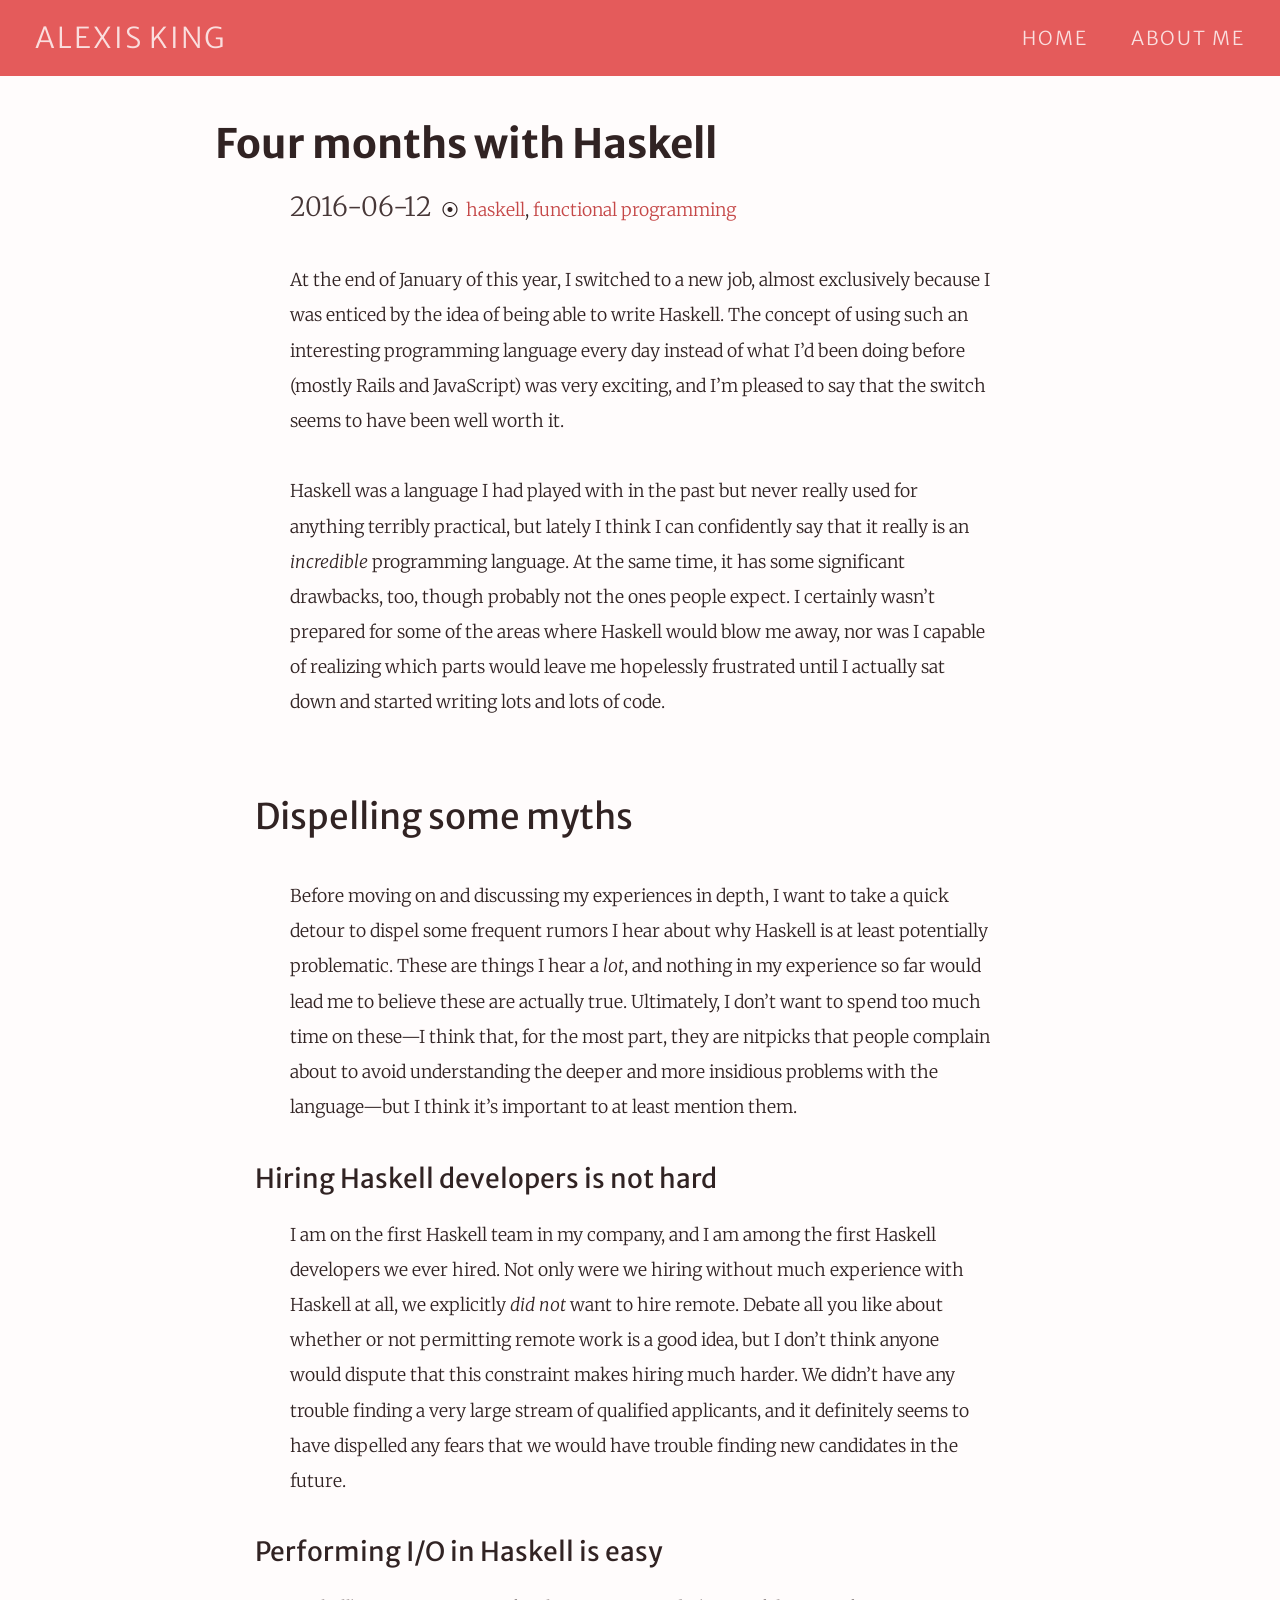
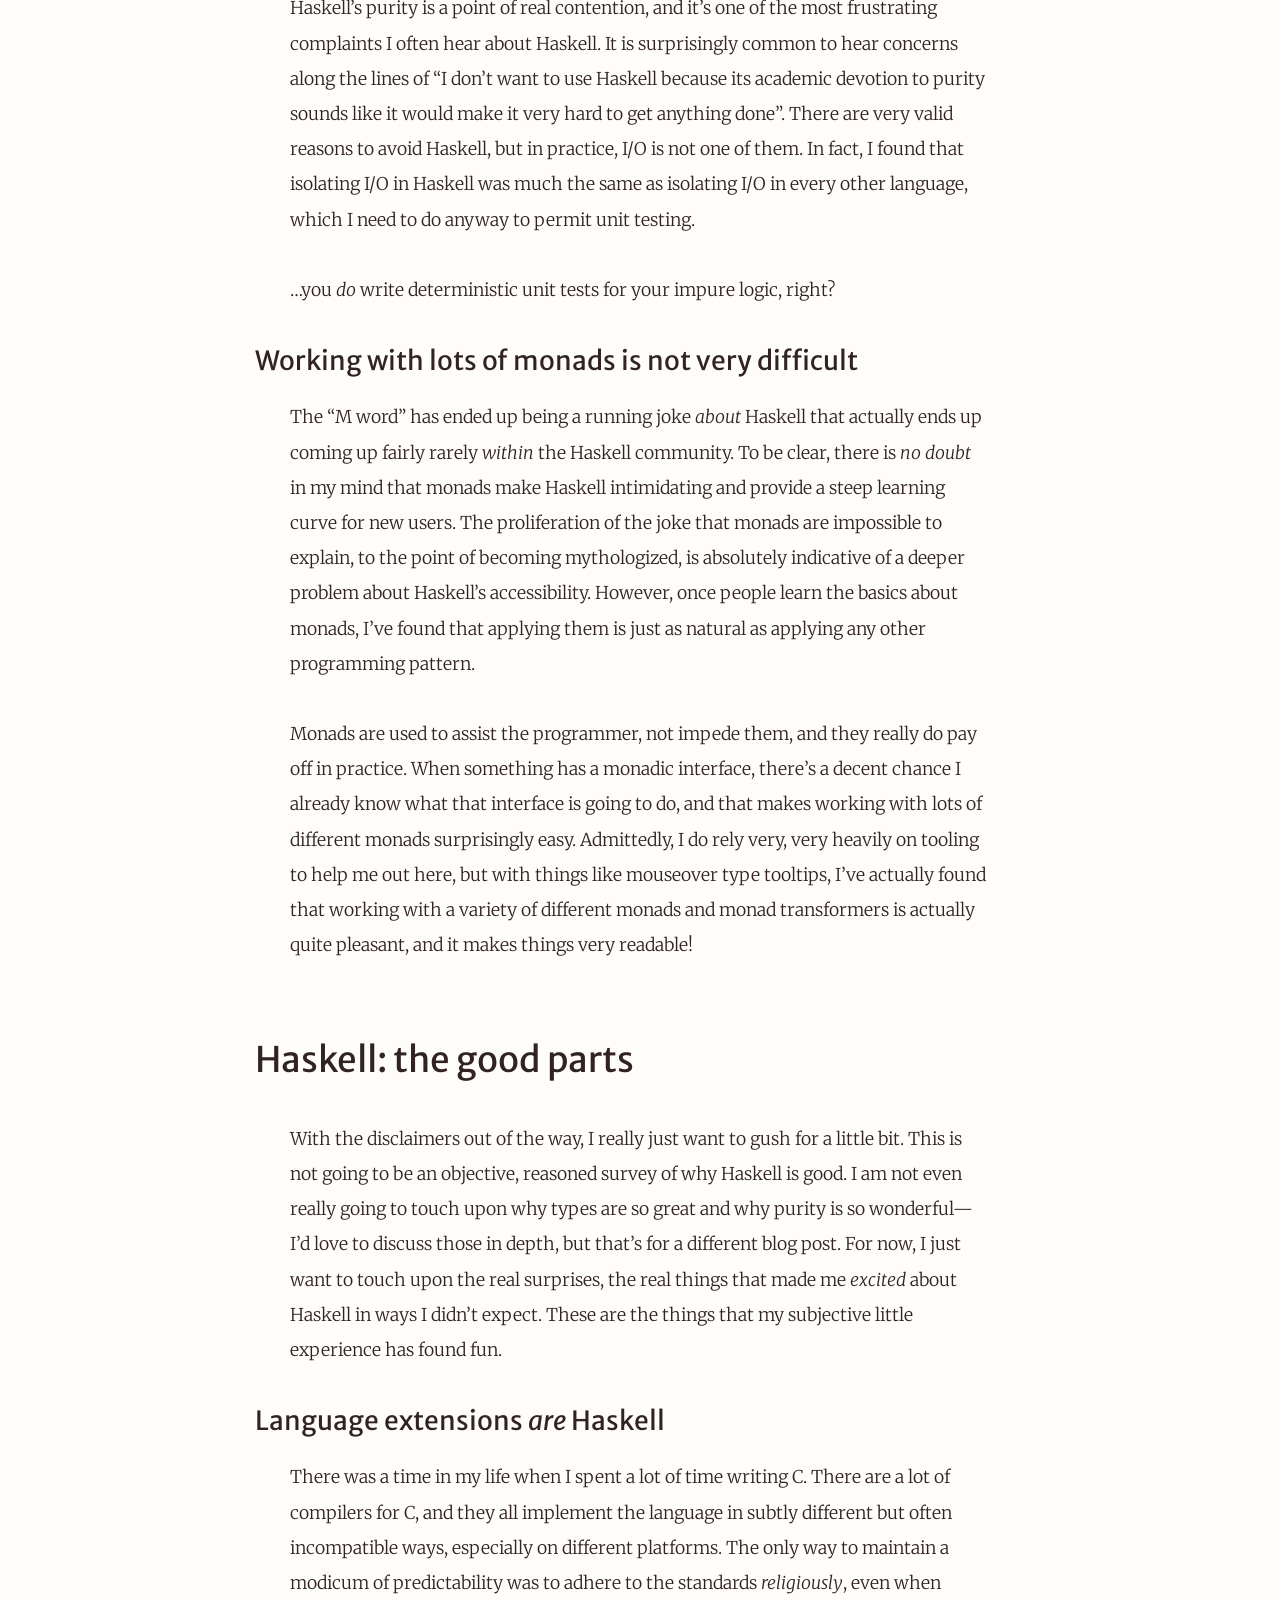
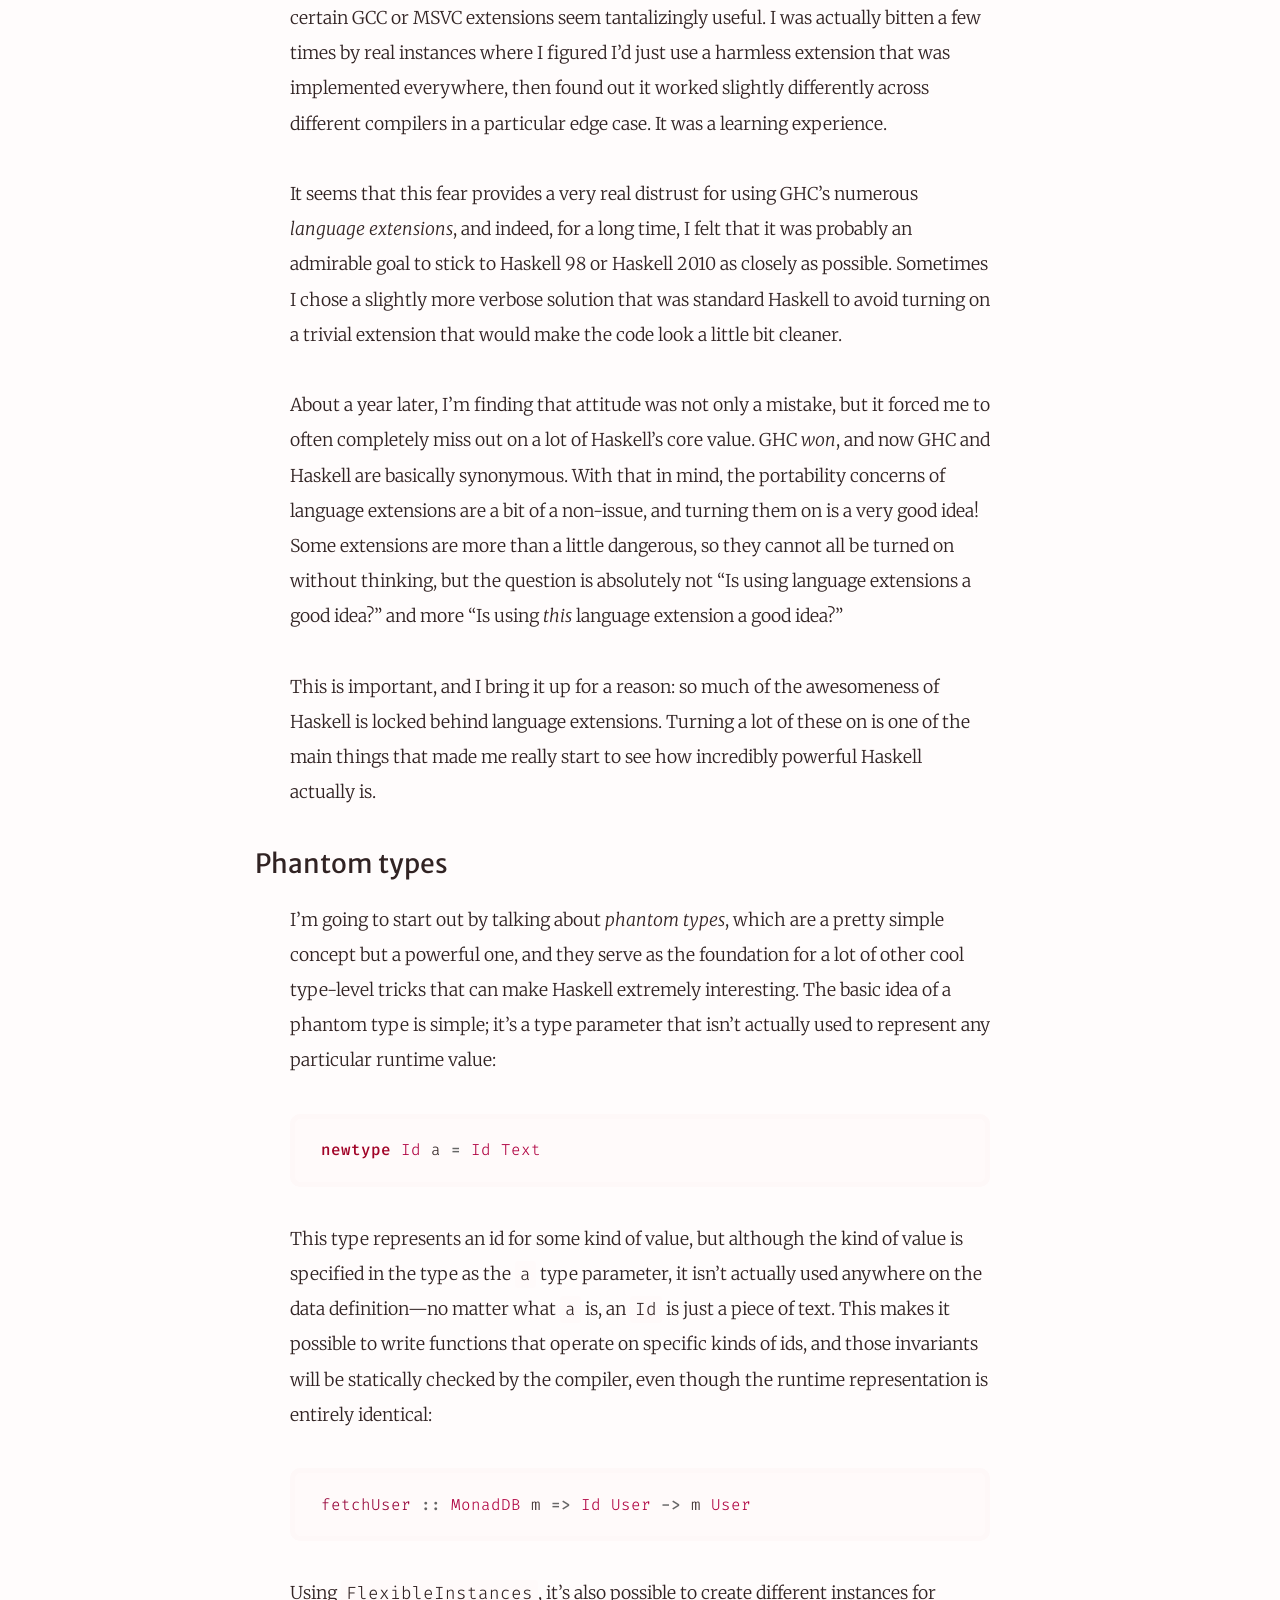
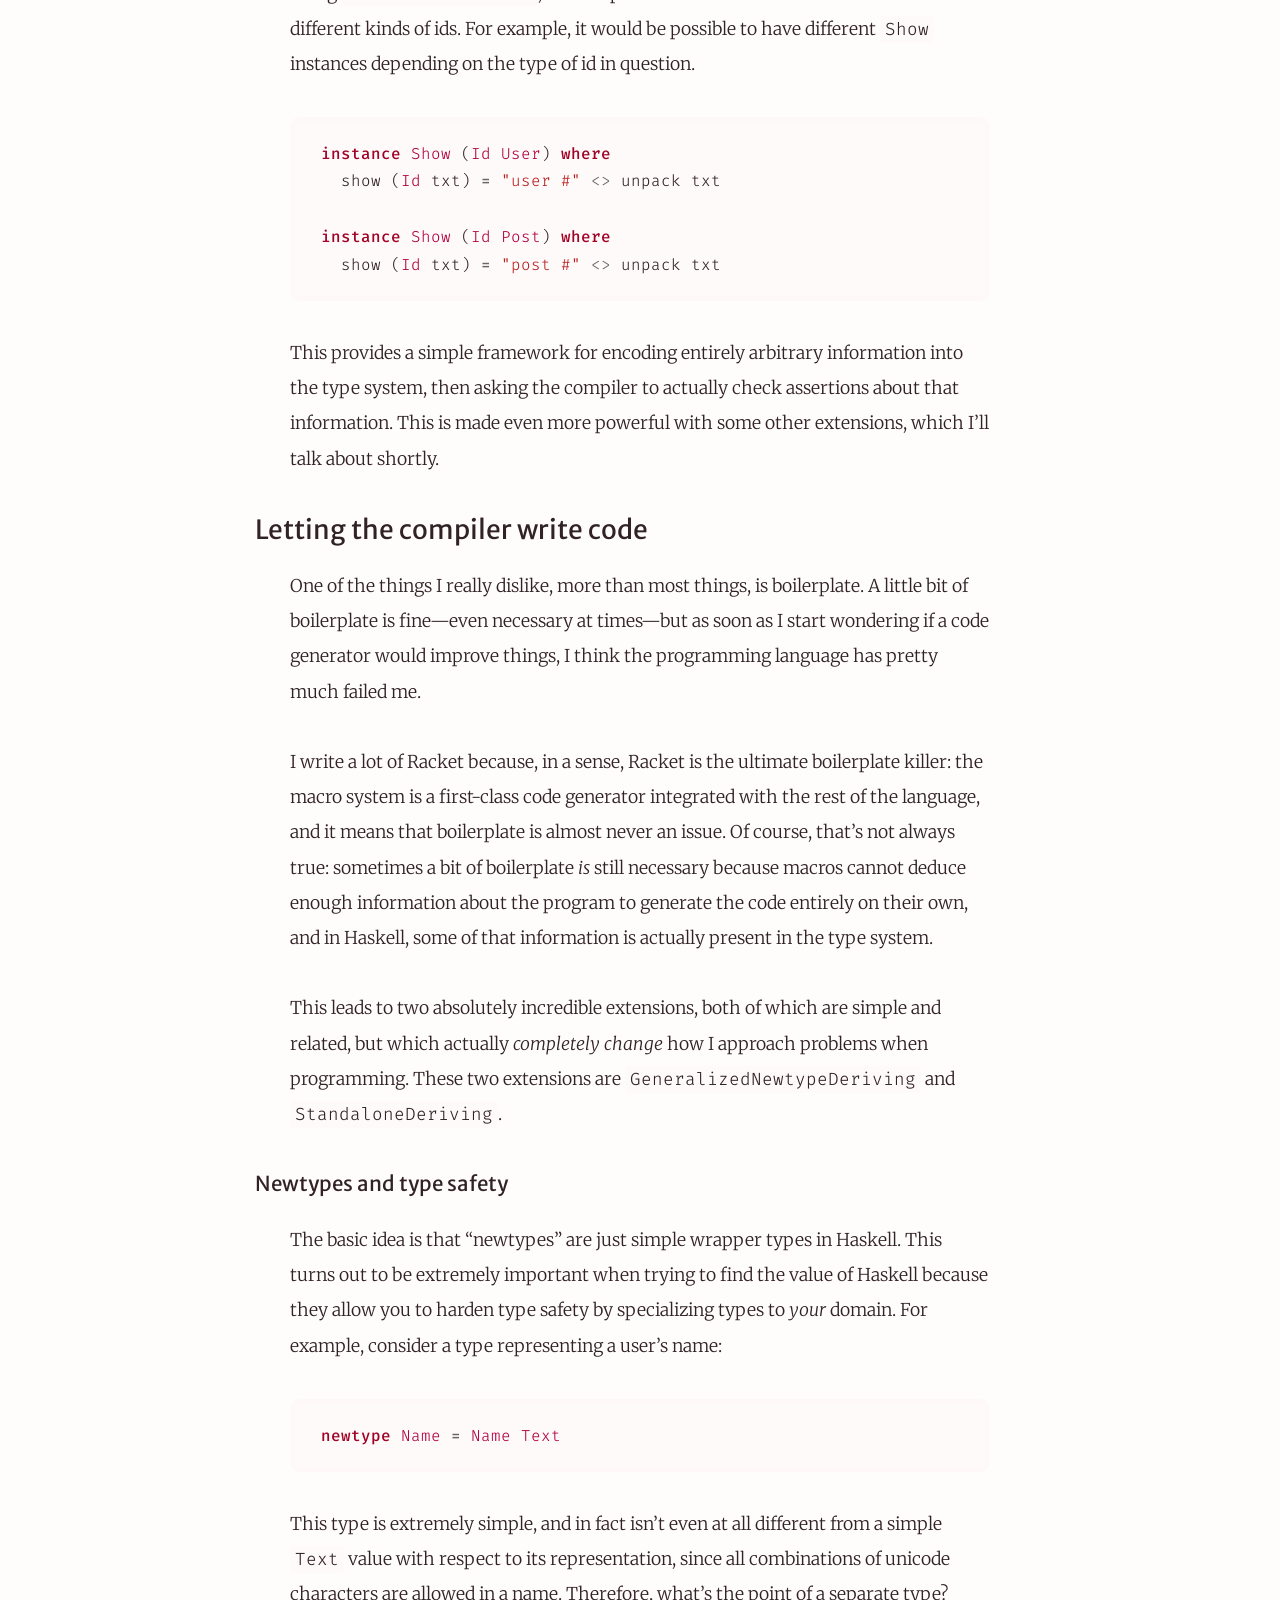
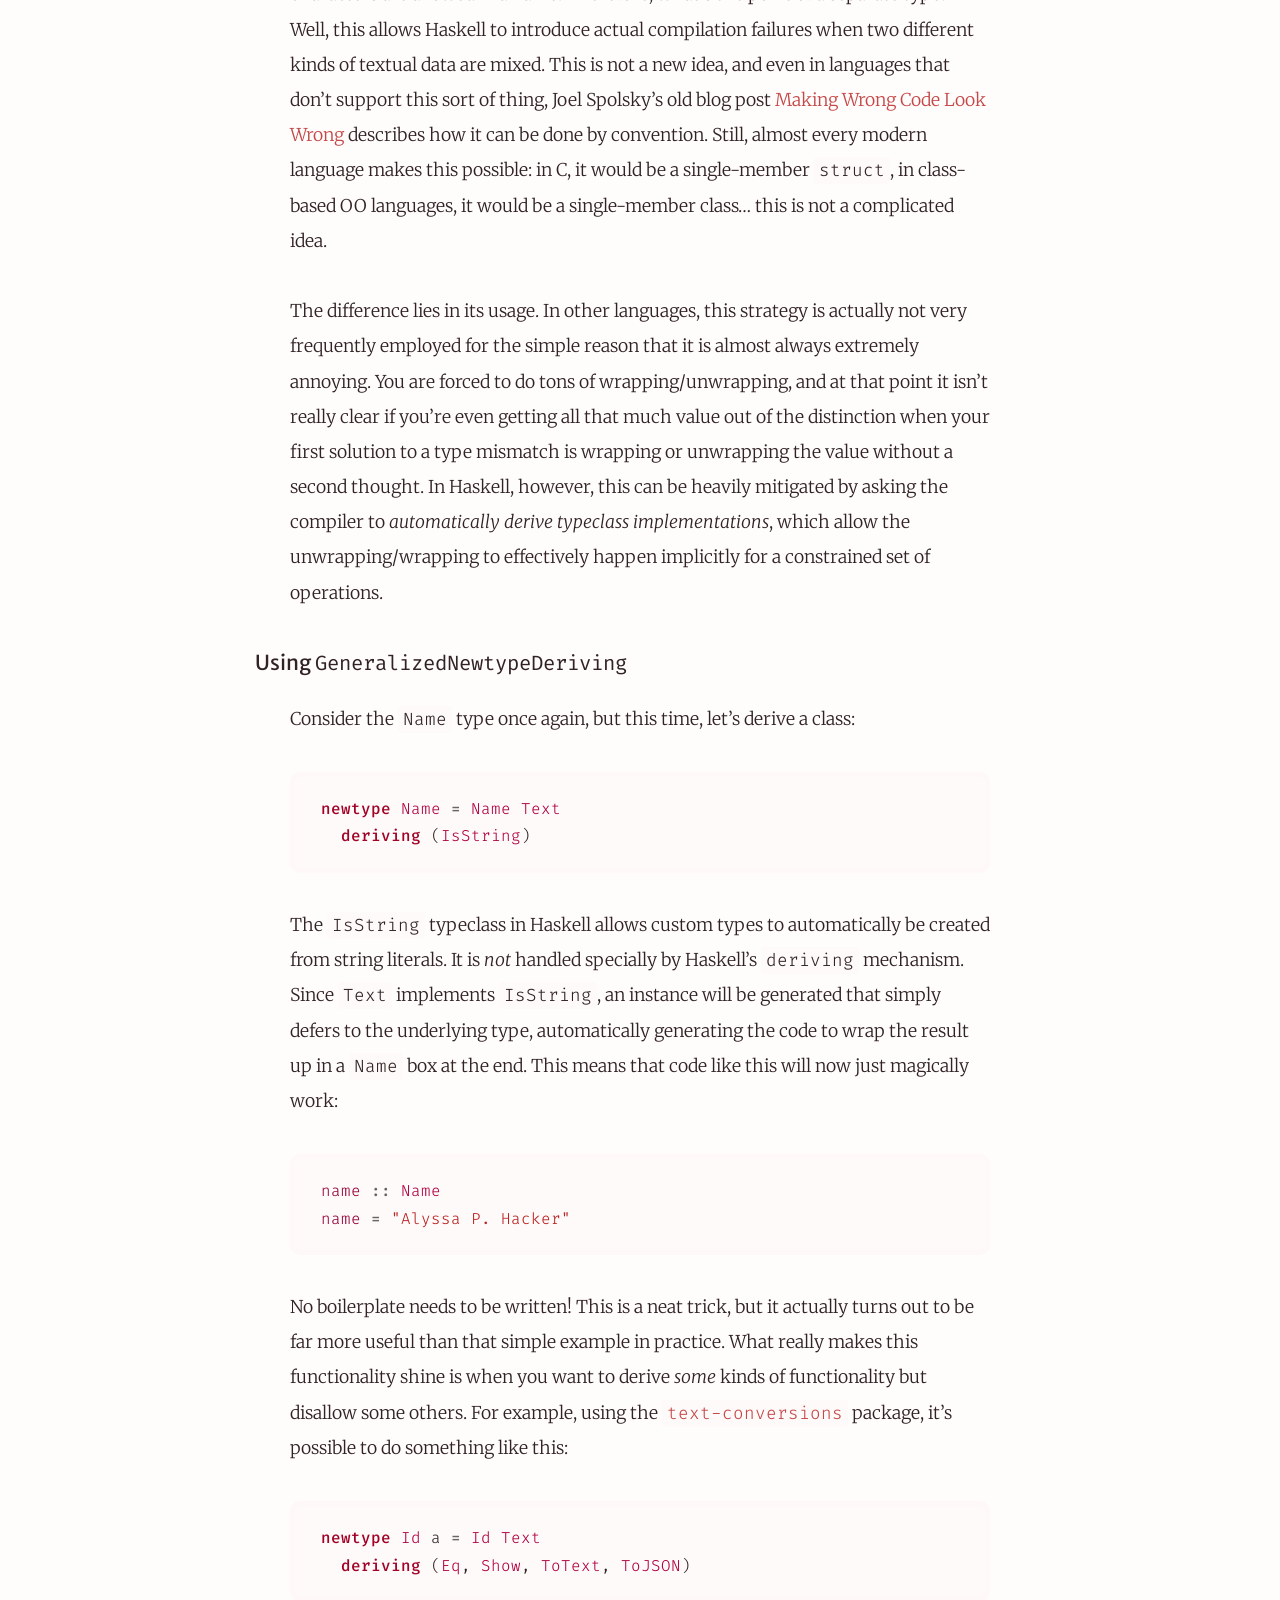
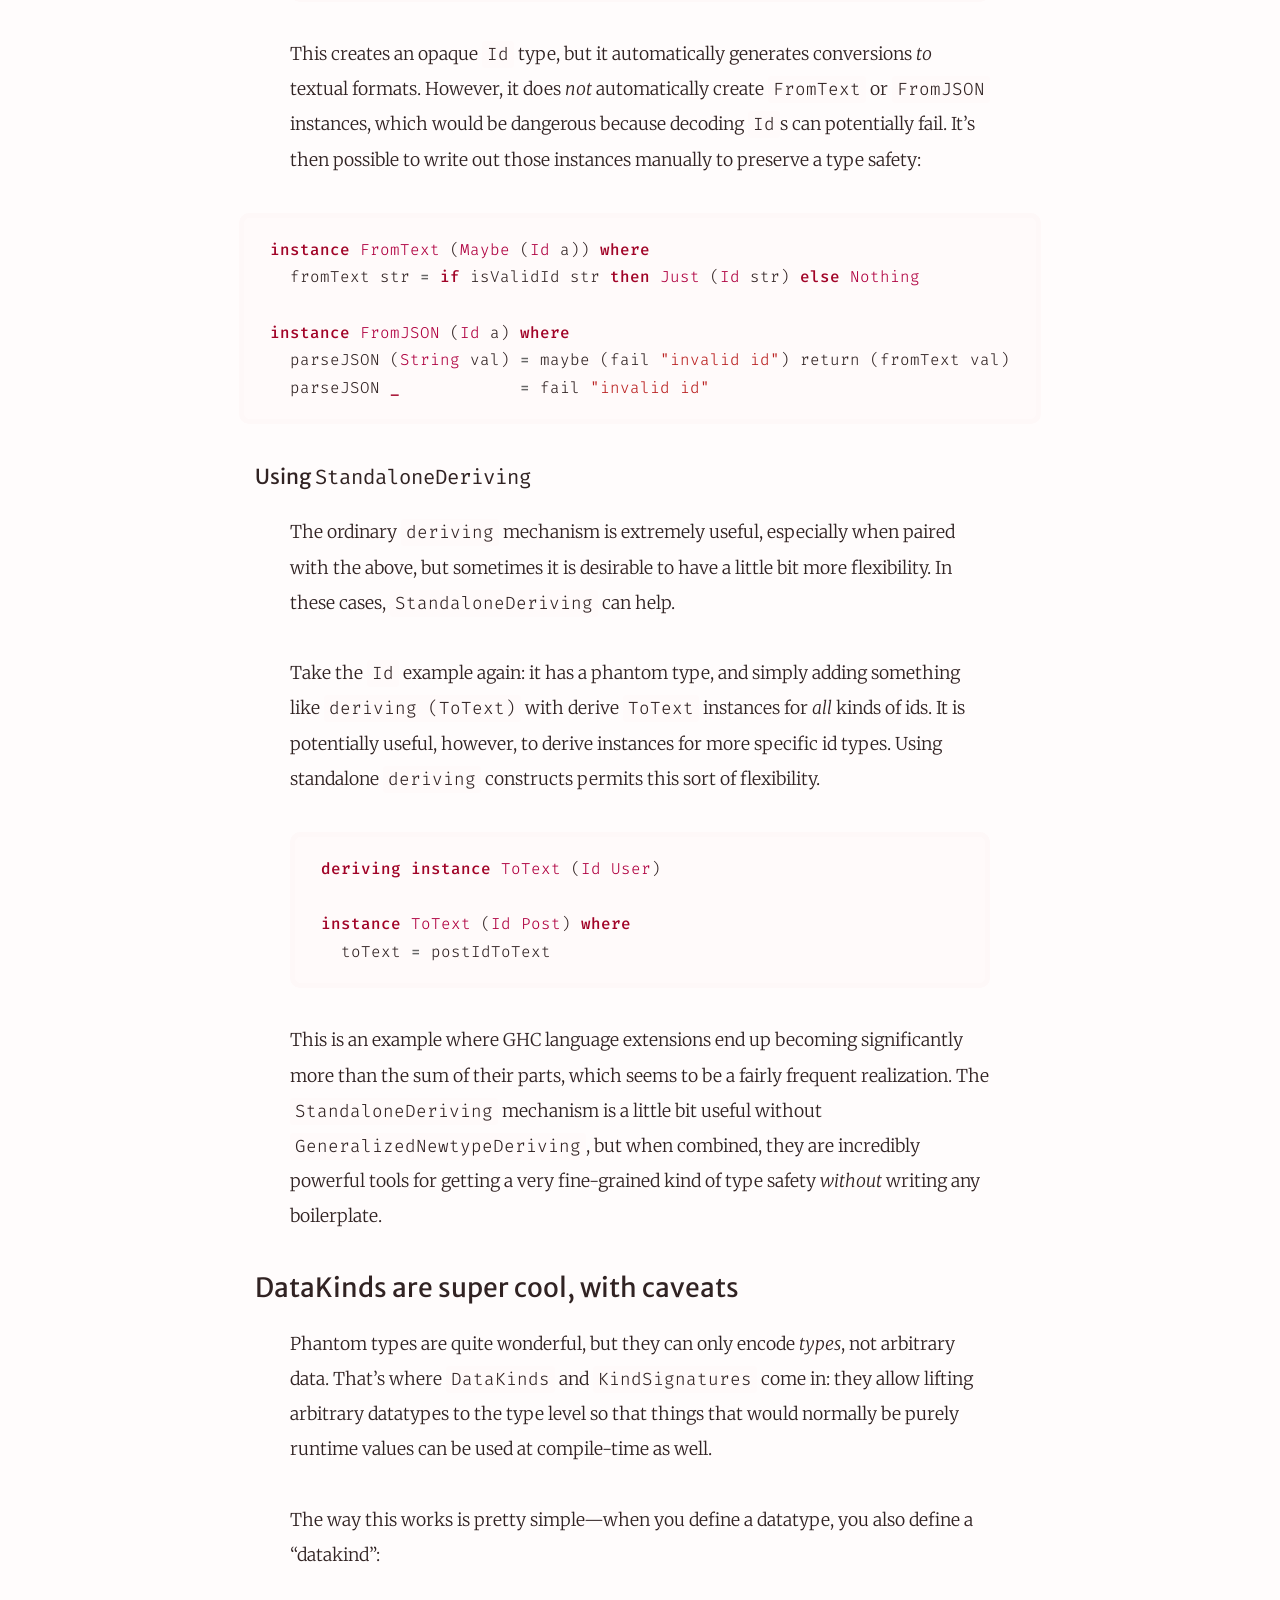
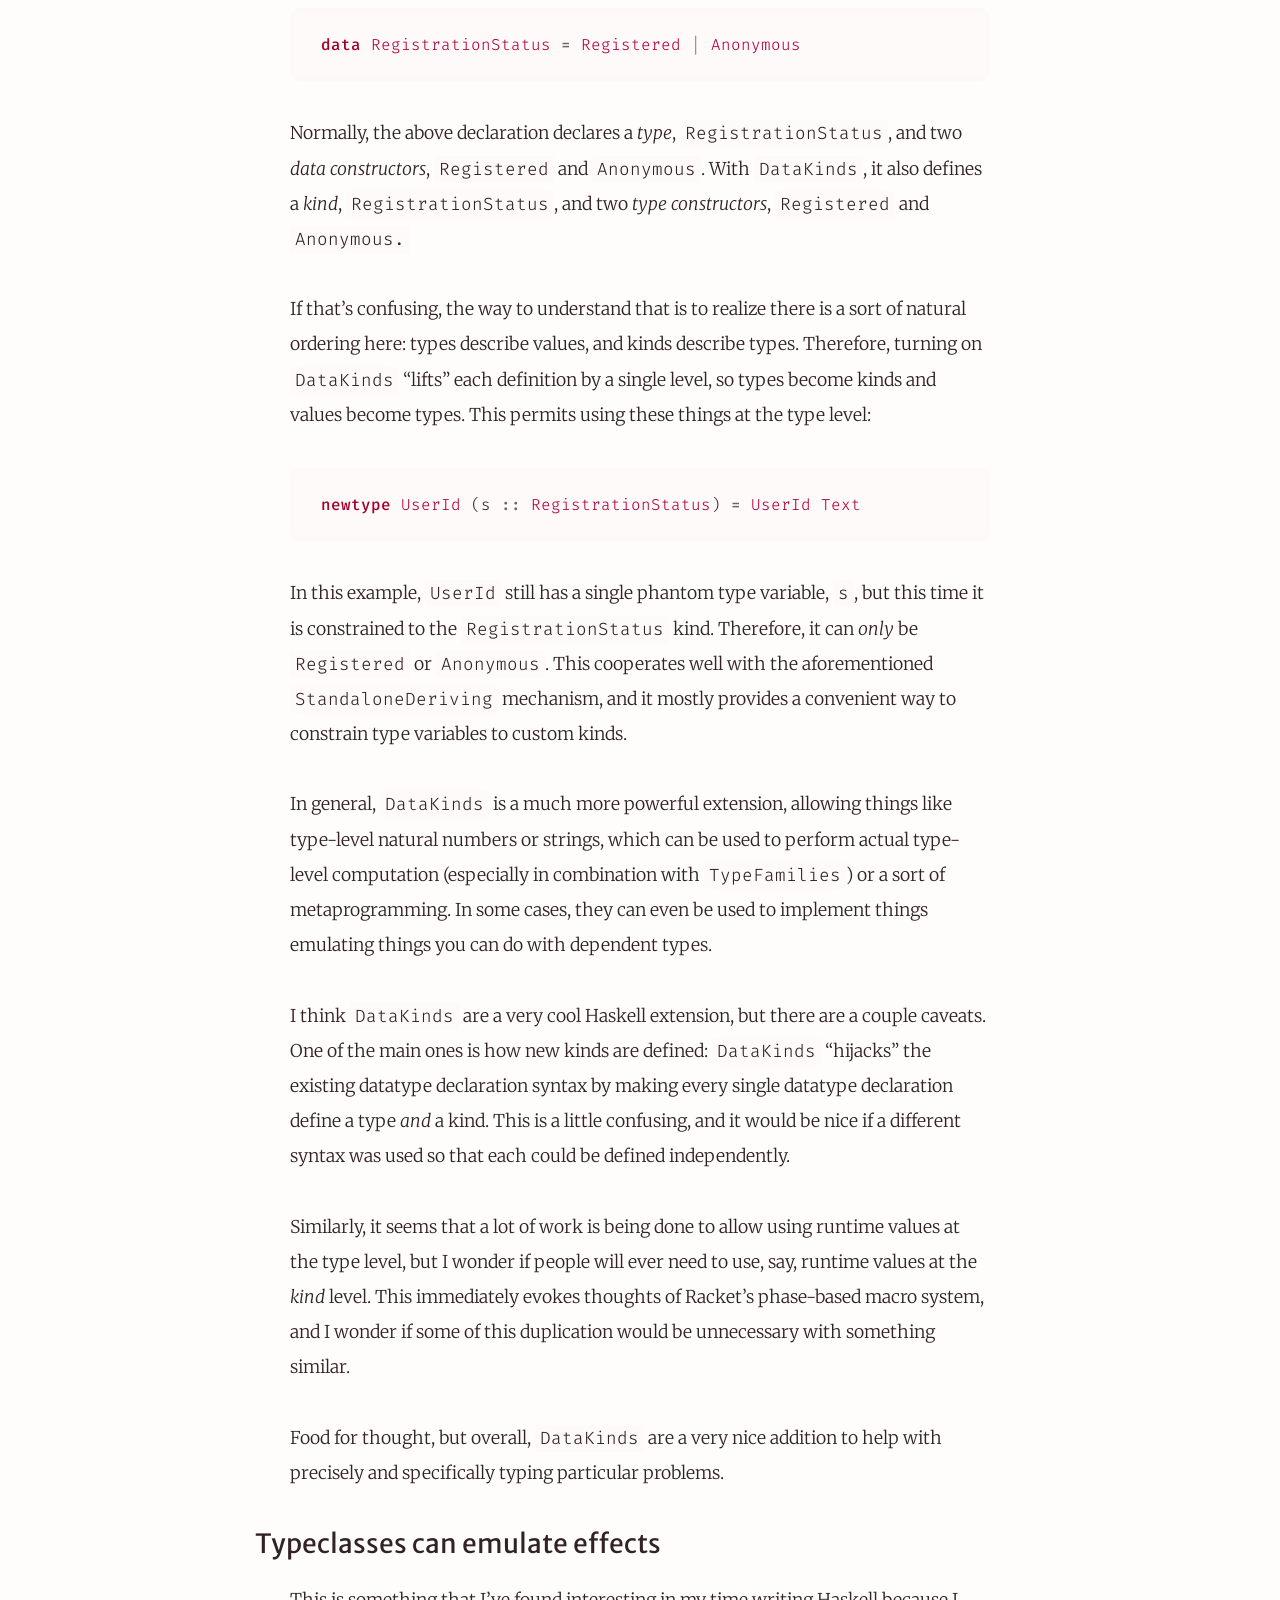
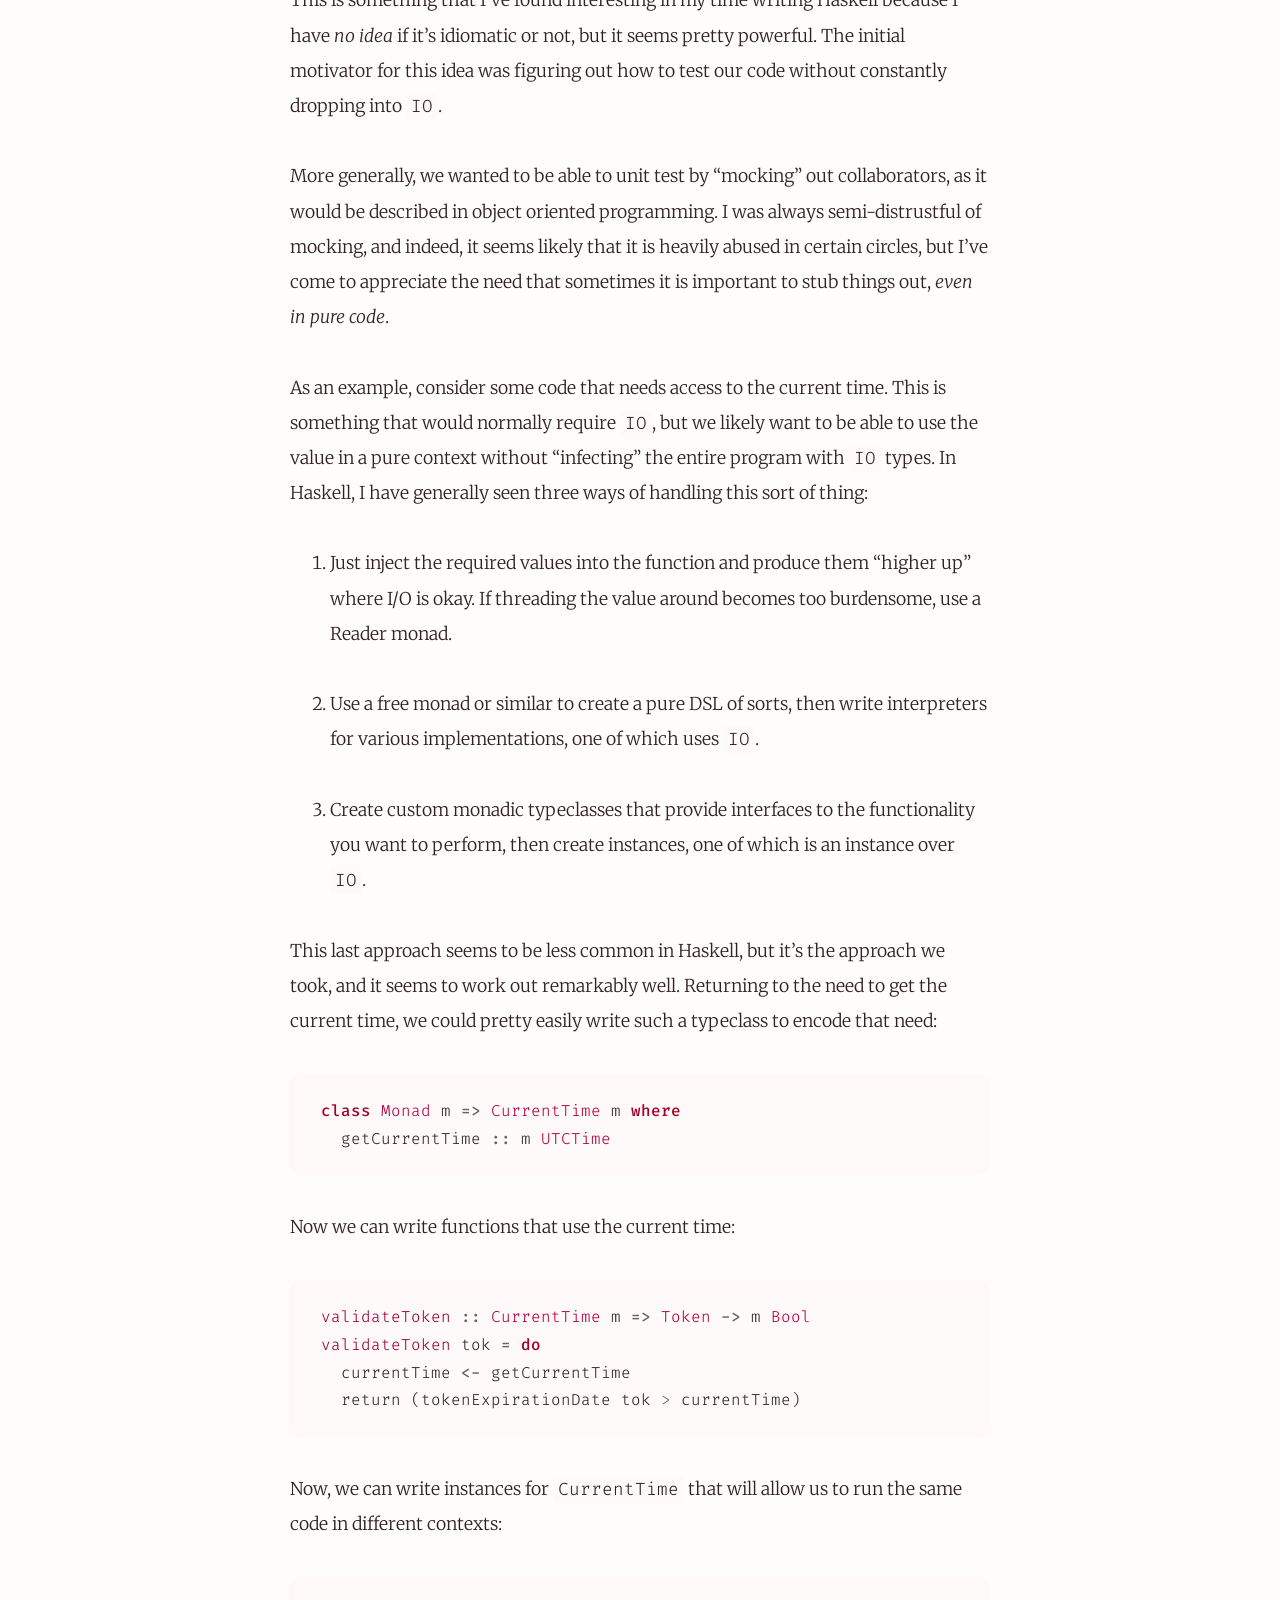
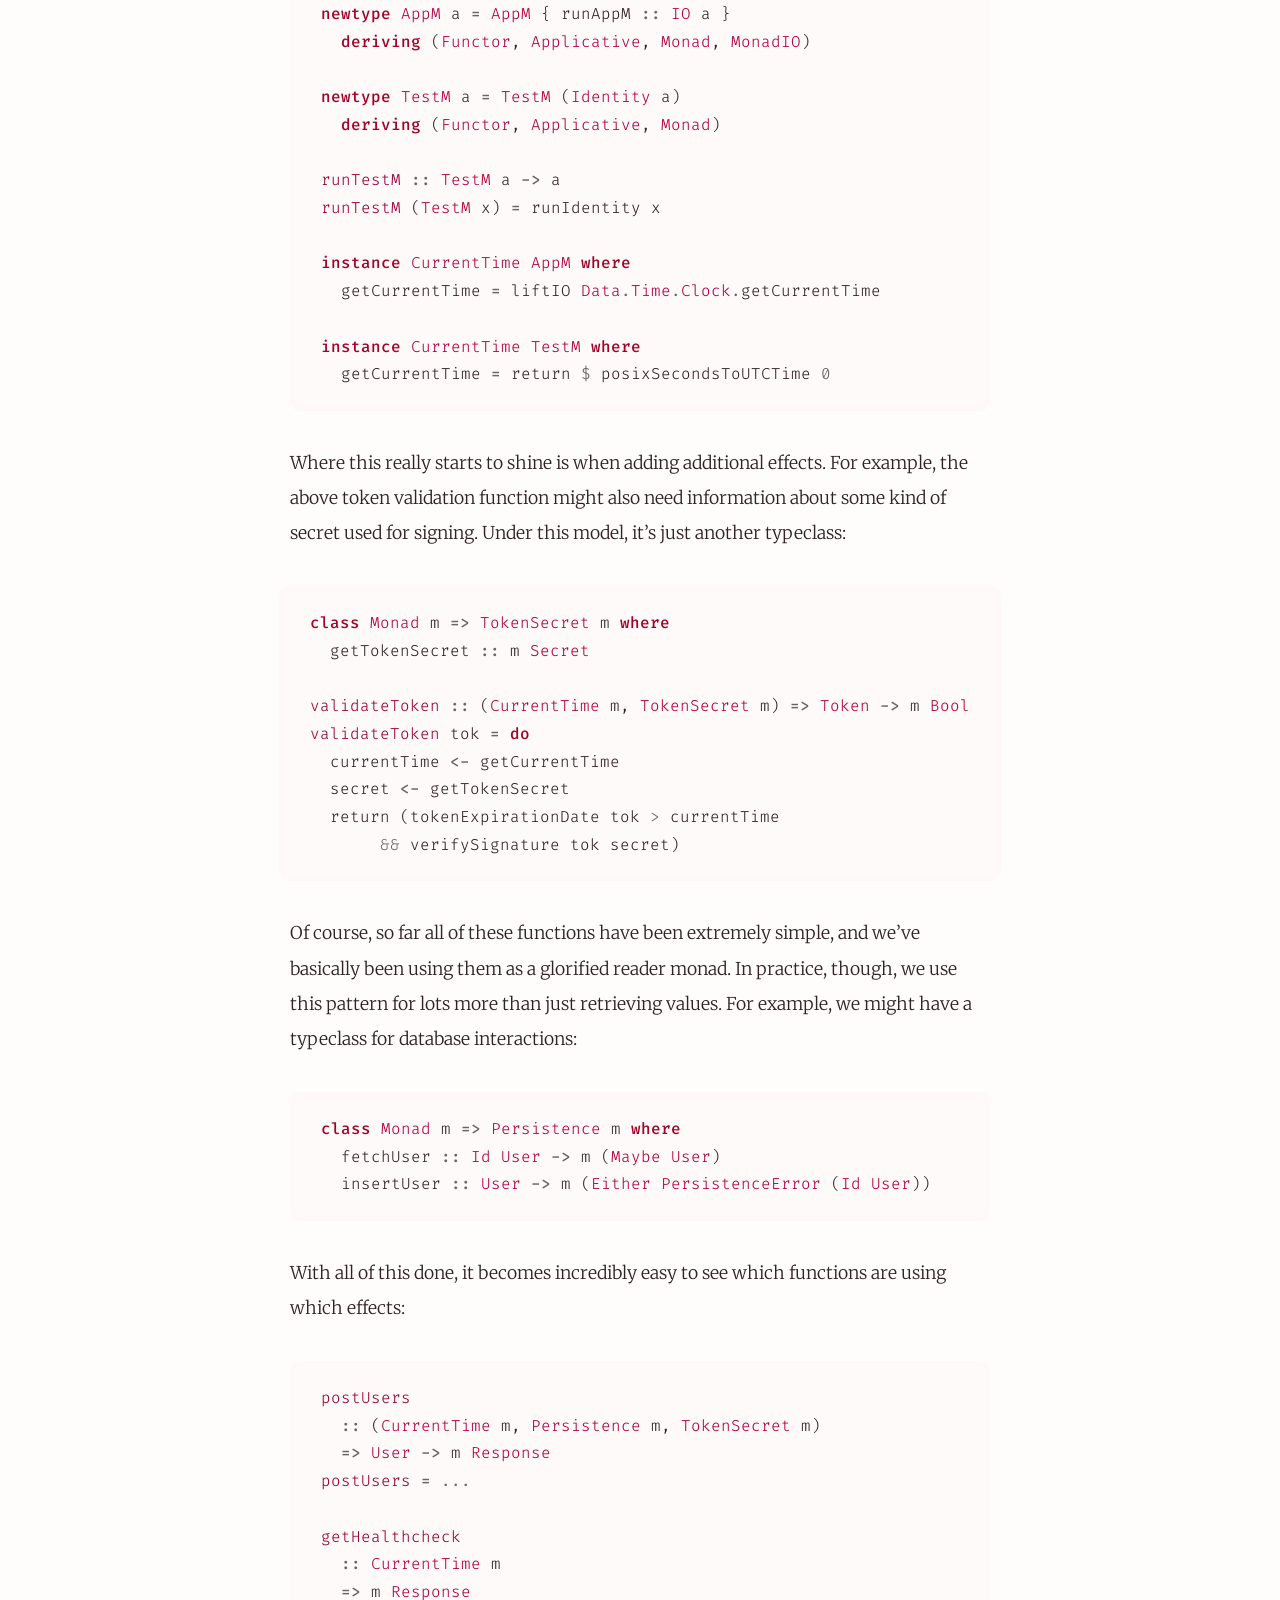
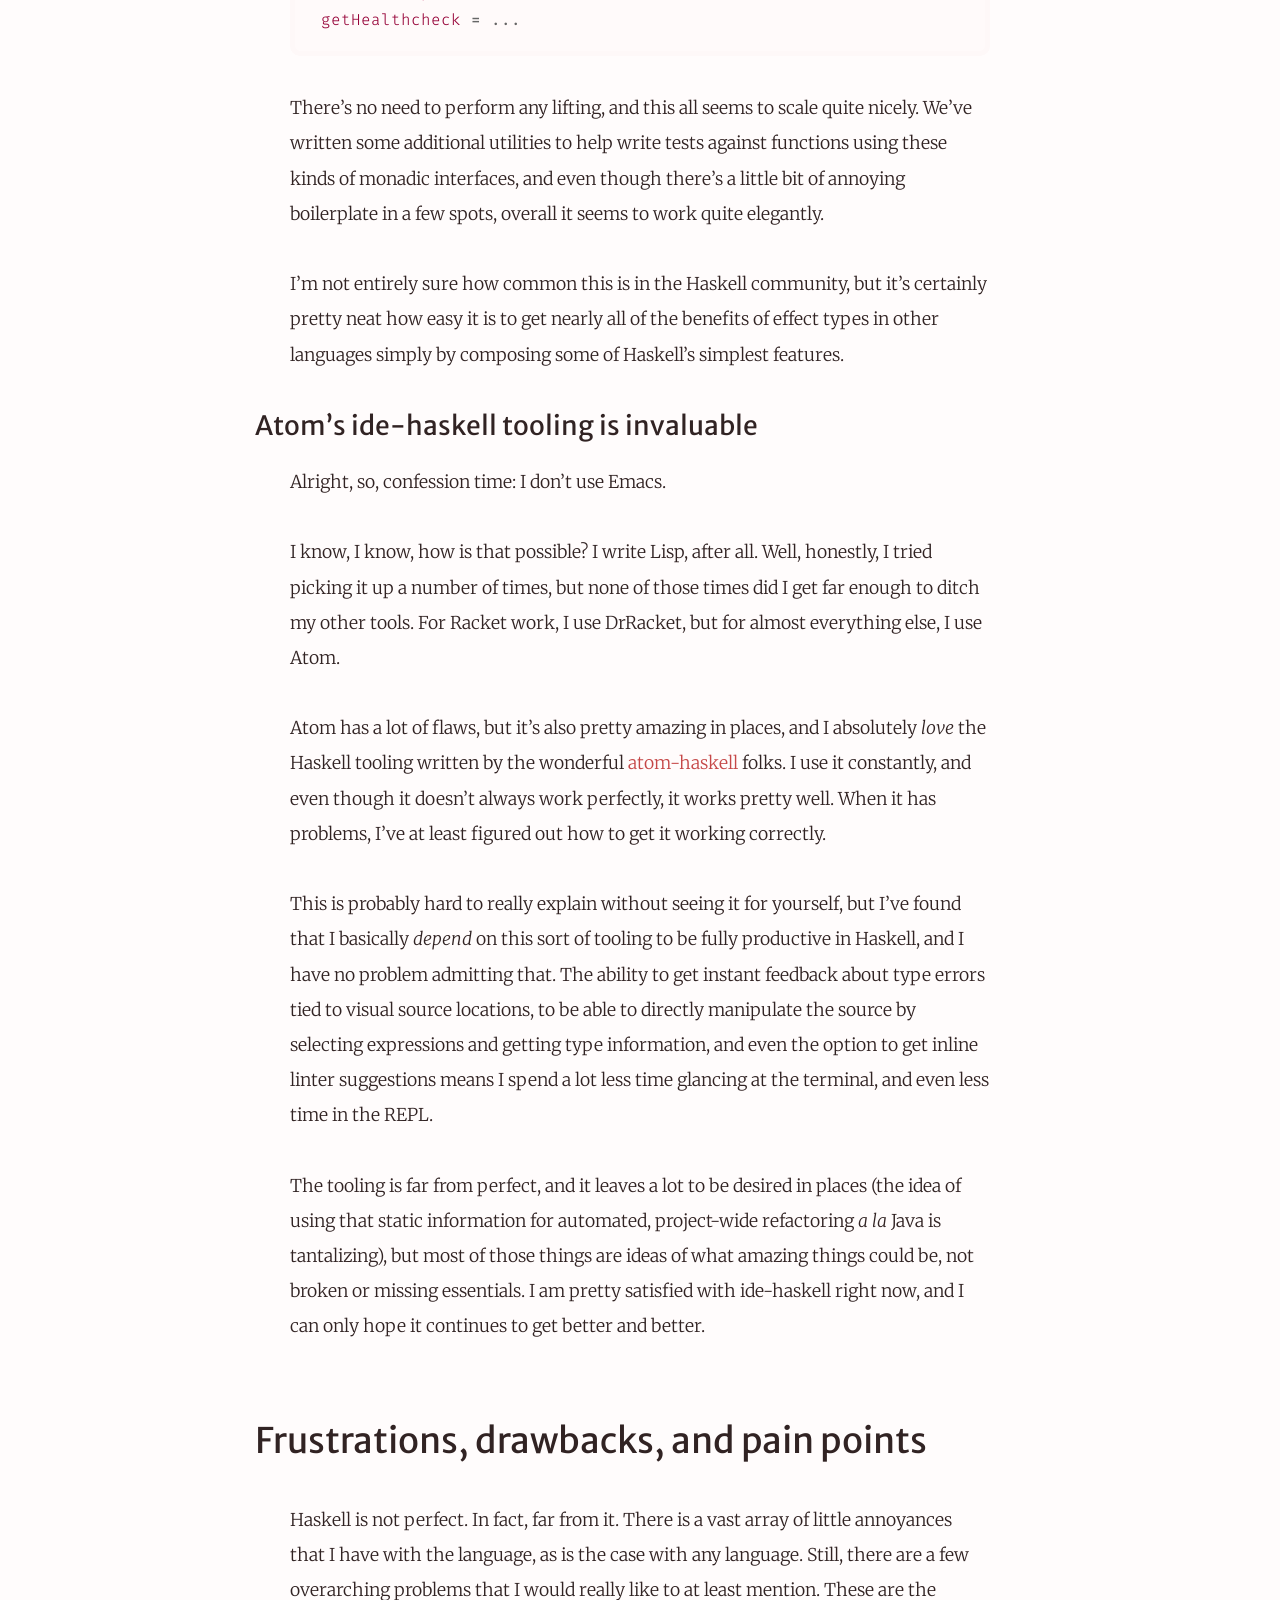
<file: blog/2016/06/12/four-months-with-haskell/index.html>
<!DOCTYPE html>
<html lang="en">
  <head>
    <meta charset="utf-8">
    <title>Four months with Haskell</title>
    <meta name="description" content="At the end of January of this year, I switched to a new job, almost exclusively because I was enticed by the idea of being able to write Haskell. The concept of using such an interesting programming language every day instead of what I’d been doing before...">
    <meta name="author"      content="Alexis King">
    <meta name="keywords"    content="haskell, functional programming">
    <meta name="viewport"    content="width=device-width, initial-scale=1.0">
    <link rel="icon"      href="/favicon.ico">
    <link rel="canonical" href="http://lexi-lambda.github.io/blog/2016/06/12/four-months-with-haskell/">
    <link rel="next" href="/blog/2016/02/18/simple-safe-multimethods-in-racket/">
    <link rel="prev" href="/blog/2016/08/11/climbing-the-infinite-ladder-of-abstraction/">
    <!-- CSS -->
    <link rel="stylesheet" type="text/css" href="https://fonts.googleapis.com/css?family=Merriweather+Sans:400,300,300italic,400italic,700,700italic,800,800italic|Merriweather:400,300,300italic,400italic,700,700italic,900,900italic|Fira+Code:300,400,500,600,700">
    <link rel="stylesheet" type="text/css" href="/css/application.min.css">
    <link rel="stylesheet" type="text/css" href="/css/pygments.min.css">
    <!-- Feeds -->
    <link rel="alternate" type="application/atom+xml"
          href="/feeds/all.atom.xml" title="Atom Feed">
    <link rel="alternate" type="application/rss+xml"
          href="/feeds/all.rss.xml" title="RSS Feed">
    <!-- JS -->
    <!-- <script src="/js/application.min.js"></script> -->
    <script type="text/javascript">
      (function(i,s,o,g,r,a,m){i['GoogleAnalyticsObject']=r;i[r]=i[r]||function(){
      (i[r].q=i[r].q||[]).push(arguments)},i[r].l=1*new Date();a=s.createElement(o),
      m=s.getElementsByTagName(o)[0];a.async=1;a.src=g;m.parentNode.insertBefore(a,m)
      })(window,document,'script','//www.google-analytics.com/analytics.js','ga');

      ga('create', 'UA-65250372-1', 'auto');
      ga('send', 'pageview');
    </script>
  </head>
  <body>
    <div id="page-content">
      <!-- Navigation Bar -->
      <header>
        <nav role="navigation" class="navigation-bar">
          <ul class="navigation-items left">
            <li id="blog-title-header"><a href="/"><h1>Alexis King</h1></a></li>
          </ul>
          <ul class="navigation-items center"></ul>
          <ul class="navigation-items right">
            <li><a href="/">Home</a></li>
            <li><a href="/resume.html">About Me</a></li>
          </ul>
        </nav>
      </header>
      <section role="main">
        <!-- Main column -->
        <div class="content" class="col-md-12">



          <article class="main">
  <header>
    <h1 class="title">Four months with Haskell</h1>
    <div class='date-and-tags'>
      <time datetime="2016-06-12T16:02:27">
        2016-06-12
      </time>
      <span style="margin: 0 3px">⦿</span>
      <span class="tags"><a href="/tags/haskell.html">haskell</a>, <a href="/tags/functional-programming.html">functional programming</a></span>
    </div>
  </header>

<p>At the end of January of this year, I switched to a new job, almost exclusively because I was enticed by the idea of being able to write Haskell. The concept of using such an interesting programming language every day instead of what I’d been doing before (mostly Rails and JavaScript) was very exciting, and I’m pleased to say that the switch seems to have been well worth it.</p>

<p>Haskell was a language I had played with in the past but never really used for anything terribly practical, but lately I think I can confidently say that it really is an <em>incredible</em> programming language. At the same time, it has some significant drawbacks, too, though probably not the ones people expect. I certainly wasn’t prepared for some of the areas where Haskell would blow me away, nor was I capable of realizing which parts would leave me hopelessly frustrated until I actually sat down and started writing lots and lots of code.</p>
<!-- more-->

<h1 id="dispelling-some-myths">Dispelling some myths</h1>

<p>Before moving on and discussing my experiences in depth, I want to take a quick detour to dispel some frequent rumors I hear about why Haskell is at least potentially problematic. These are things I hear a <em>lot</em>, and nothing in my experience so far would lead me to believe these are actually true. Ultimately, I don’t want to spend too much time on these—I think that, for the most part, they are nitpicks that people complain about to avoid understanding the deeper and more insidious problems with the language—but I think it’s important to at least mention them.</p>

<h2 id="hiring-haskell-developers-is-not-hard">Hiring Haskell developers is not hard</h2>

<p>I am on the first Haskell team in my company, and I am among the first Haskell developers we ever hired. Not only were we hiring without much experience with Haskell at all, we explicitly <em>did not</em> want to hire remote. Debate all you like about whether or not permitting remote work is a good idea, but I don’t think anyone would dispute that this constraint makes hiring much harder. We didn’t have any trouble finding a very large stream of qualified applicants, and it definitely seems to have dispelled any fears that we would have trouble finding new candidates in the future.</p>

<h2 id="performing-io-in-haskell-is-easy">Performing I/O in Haskell is easy</h2>

<p>Haskell’s purity is a point of real contention, and it’s one of the most frustrating complaints I often hear about Haskell. It is surprisingly common to hear concerns along the lines of “I don’t want to use Haskell because its academic devotion to purity sounds like it would make it very hard to get anything done”. There are very valid reasons to avoid Haskell, but in practice, I/O is not one of them. In fact, I found that isolating I/O in Haskell was much the same as isolating I/O in every other language, which I need to do anyway to permit unit testing.</p>

<p>&hellip;you <em>do</em> write deterministic unit tests for your impure logic, right?</p>

<h2 id="working-with-lots-of-monads-is-not-very-difficult">Working with lots of monads is not very difficult</h2>

<p>The “M word” has ended up being a running joke <em>about</em> Haskell that actually ends up coming up fairly rarely <em>within</em> the Haskell community. To be clear, there is <em>no doubt</em> in my mind that monads make Haskell intimidating and provide a steep learning curve for new users. The proliferation of the joke that monads are impossible to explain, to the point of becoming mythologized, is absolutely indicative of a deeper problem about Haskell’s accessibility. However, once people learn the basics about monads, I’ve found that applying them is just as natural as applying any other programming pattern.</p>

<p>Monads are used to assist the programmer, not impede them, and they really do pay off in practice. When something has a monadic interface, there’s a decent chance I already know what that interface is going to do, and that makes working with lots of different monads surprisingly easy. Admittedly, I do rely very, very heavily on tooling to help me out here, but with things like mouseover type tooltips, I’ve actually found that working with a variety of different monads and monad transformers is actually quite pleasant, and it makes things very readable!</p>

<h1 id="haskell-the-good-parts">Haskell: the good parts</h1>

<p>With the disclaimers out of the way, I really just want to gush for a little bit. This is not going to be an objective, reasoned survey of why Haskell is good. I am not even really going to touch upon why types are so great and why purity is so wonderful—I’d love to discuss those in depth, but that’s for a different blog post. For now, I just want to touch upon the real surprises, the real things that made me <em>excited</em> about Haskell in ways I didn’t expect. These are the things that my subjective little experience has found fun.</p>

<h2 id="language-extensions-are-haskell">Language extensions <em>are</em> Haskell</h2>

<p>There was a time in my life when I spent a lot of time writing C. There are a lot of compilers for C, and they all implement the language in subtly different but often incompatible ways, especially on different platforms. The only way to maintain a modicum of predictability was to adhere to the standards <em>religiously</em>, even when certain GCC or MSVC extensions seem tantalizingly useful. I was actually bitten a few times by real instances where I figured I’d just use a harmless extension that was implemented everywhere, then found out it worked slightly differently across different compilers in a particular edge case. It was a learning experience.</p>

<p>It seems that this fear provides a very real distrust for using GHC’s numerous <em>language extensions</em>, and indeed, for a long time, I felt that it was probably an admirable goal to stick to Haskell 98 or Haskell 2010 as closely as possible. Sometimes I chose a slightly more verbose solution that was standard Haskell to avoid turning on a trivial extension that would make the code look a little bit cleaner.</p>

<p>About a year later, I’m finding that attitude was not only a mistake, but it forced me to often completely miss out on a lot of Haskell’s core value. GHC <em>won</em>, and now GHC and Haskell are basically synonymous. With that in mind, the portability concerns of language extensions are a bit of a non-issue, and turning them on is a very good idea! Some extensions are more than a little dangerous, so they cannot all be turned on without thinking, but the question is absolutely not “Is using language extensions a good idea?” and more “Is using <em>this</em> language extension a good idea?”</p>

<p>This is important, and I bring it up for a reason: so much of the awesomeness of Haskell is locked behind language extensions. Turning a lot of these on is one of the main things that made me really start to see how incredibly powerful Haskell actually is.</p>

<h2 id="phantom-types">Phantom types</h2>

<p>I’m going to start out by talking about <em>phantom types</em>, which are a pretty simple concept but a powerful one, and they serve as the foundation for a lot of other cool type-level tricks that can make Haskell extremely interesting. The basic idea of a phantom type is simple; it’s a type parameter that isn’t actually used to represent any particular runtime value:</p>

<div class="brush: haskell">
 <div class="source">
  <pre><span></span><span class="kr">newtype</span> <span class="kt">Id</span> <span class="n">a</span> <span class="ow">=</span> <span class="kt">Id</span> <span class="kt">Text</span>
</pre></div>

</div>

<p>This type represents an id for some kind of value, but although the kind of value is specified in the type as the <code>a</code> type parameter, it isn’t actually used anywhere on the data definition—no matter what <code>a</code> is, an <code>Id</code> is just a piece of text. This makes it possible to write functions that operate on specific kinds of ids, and those invariants will be statically checked by the compiler, even though the runtime representation is entirely identical:</p>

<div class="brush: haskell">
 <div class="source">
  <pre><span></span><span class="nf">fetchUser</span> <span class="ow">::</span> <span class="kt">MonadDB</span> <span class="n">m</span> <span class="ow">=&gt;</span> <span class="kt">Id</span> <span class="kt">User</span> <span class="ow">-&gt;</span> <span class="n">m</span> <span class="kt">User</span>
</pre></div>

</div>

<p>Using <code>FlexibleInstances</code>, it’s also possible to create different instances for different kinds of ids. For example, it would be possible to have different <code>Show</code> instances depending on the type of id in question.</p>

<div class="brush: haskell">
 <div class="source">
  <pre><span></span><span class="kr">instance</span> <span class="kt">Show</span> <span class="p">(</span><span class="kt">Id</span> <span class="kt">User</span><span class="p">)</span> <span class="kr">where</span>
  <span class="n">show</span> <span class="p">(</span><span class="kt">Id</span> <span class="n">txt</span><span class="p">)</span> <span class="ow">=</span> <span class="s">"user #"</span> <span class="o">&lt;&gt;</span> <span class="n">unpack</span> <span class="n">txt</span>

<span class="kr">instance</span> <span class="kt">Show</span> <span class="p">(</span><span class="kt">Id</span> <span class="kt">Post</span><span class="p">)</span> <span class="kr">where</span>
  <span class="n">show</span> <span class="p">(</span><span class="kt">Id</span> <span class="n">txt</span><span class="p">)</span> <span class="ow">=</span> <span class="s">"post #"</span> <span class="o">&lt;&gt;</span> <span class="n">unpack</span> <span class="n">txt</span>
</pre></div>

</div>

<p>This provides a simple framework for encoding entirely arbitrary information into the type system, then asking the compiler to actually check assertions about that information. This is made even more powerful with some other extensions, which I’ll talk about shortly.</p>

<h2 id="letting-the-compiler-write-code">Letting the compiler write code</h2>

<p>One of the things I really dislike, more than most things, is boilerplate. A little bit of boilerplate is fine—even necessary at times—but as soon as I start wondering if a code generator would improve things, I think the programming language has pretty much failed me.</p>

<p>I write a lot of Racket because, in a sense, Racket is the ultimate boilerplate killer: the macro system is a first-class code generator integrated with the rest of the language, and it means that boilerplate is almost never an issue. Of course, that’s not always true: sometimes a bit of boilerplate <em>is</em> still necessary because macros cannot deduce enough information about the program to generate the code entirely on their own, and in Haskell, some of that information is actually present in the type system.</p>

<p>This leads to two absolutely incredible extensions, both of which are simple and related, but which actually <em>completely change</em> how I approach problems when programming. These two extensions are <code>GeneralizedNewtypeDeriving</code> and <code>StandaloneDeriving</code>.</p>

<h3 id="newtypes-and-type-safety">Newtypes and type safety</h3>

<p>The basic idea is that “newtypes” are just simple wrapper types in Haskell. This turns out to be extremely important when trying to find the value of Haskell because they allow you to harden type safety by specializing types to <em>your</em> domain. For example, consider a type representing a user’s name:</p>

<div class="brush: haskell">
 <div class="source">
  <pre><span></span><span class="kr">newtype</span> <span class="kt">Name</span> <span class="ow">=</span> <span class="kt">Name</span> <span class="kt">Text</span>
</pre></div>

</div>

<p>This type is extremely simple, and in fact isn’t even at all different from a simple <code>Text</code> value with respect to its representation, since all combinations of unicode characters are allowed in a name. Therefore, what’s the point of a separate type? Well, this allows Haskell to introduce actual compilation failures when two different kinds of textual data are mixed. This is not a new idea, and even in languages that don’t support this sort of thing, Joel Spolsky’s old blog post <a href="http://www.joelonsoftware.com/articles/Wrong.html">Making Wrong Code Look Wrong</a> describes how it can be done by convention. Still, almost every modern language makes this possible: in C, it would be a single-member <code>struct</code>, in class-based OO languages, it would be a single-member class&hellip; this is not a complicated idea.</p>

<p>The difference lies in its usage. In other languages, this strategy is actually not very frequently employed for the simple reason that it is almost always extremely annoying. You are forced to do tons of wrapping/unwrapping, and at that point it isn’t really clear if you’re even getting all that much value out of the distinction when your first solution to a type mismatch is wrapping or unwrapping the value without a second thought. In Haskell, however, this can be heavily mitigated by asking the compiler to <em>automatically derive typeclass implementations</em>, which allow the unwrapping/wrapping to effectively happen implicitly for a constrained set of operations.</p>

<h3 id="using-generalizednewtypederiving">Using <code>GeneralizedNewtypeDeriving</code></h3>

<p>Consider the <code>Name</code> type once again, but this time, let’s derive a class:</p>

<div class="brush: haskell">
 <div class="source">
  <pre><span></span><span class="kr">newtype</span> <span class="kt">Name</span> <span class="ow">=</span> <span class="kt">Name</span> <span class="kt">Text</span>
  <span class="kr">deriving</span> <span class="p">(</span><span class="kt">IsString</span><span class="p">)</span>
</pre></div>

</div>

<p>The <code>IsString</code> typeclass in Haskell allows custom types to automatically be created from string literals. It is <em>not</em> handled specially by Haskell’s <code>deriving</code> mechanism. Since <code>Text</code> implements <code>IsString</code>, an instance will be generated that simply defers to the underlying type, automatically generating the code to wrap the result up in a <code>Name</code> box at the end. This means that code like this will now just magically work:</p>

<div class="brush: haskell">
 <div class="source">
  <pre><span></span><span class="nf">name</span> <span class="ow">::</span> <span class="kt">Name</span>
<span class="nf">name</span> <span class="ow">=</span> <span class="s">"Alyssa P. Hacker"</span>
</pre></div>

</div>

<p>No boilerplate needs to be written! This is a neat trick, but it actually turns out to be far more useful than that simple example in practice. What really makes this functionality shine is when you want to derive <em>some</em> kinds of functionality but disallow some others. For example, using the <a href="https://hackage.haskell.org/package/text-conversions"><code>text-conversions</code></a> package, it’s possible to do something like this:</p>

<div class="brush: haskell">
 <div class="source">
  <pre><span></span><span class="kr">newtype</span> <span class="kt">Id</span> <span class="n">a</span> <span class="ow">=</span> <span class="kt">Id</span> <span class="kt">Text</span>
  <span class="kr">deriving</span> <span class="p">(</span><span class="kt">Eq</span><span class="p">,</span> <span class="kt">Show</span><span class="p">,</span> <span class="kt">ToText</span><span class="p">,</span> <span class="kt">ToJSON</span><span class="p">)</span>
</pre></div>

</div>

<p>This creates an opaque <code>Id</code> type, but it automatically generates conversions <em>to</em> textual formats. However, it does <em>not</em> automatically create <code>FromText</code> or <code>FromJSON</code> instances, which would be dangerous because decoding <code>Id</code>s can potentially fail. It’s then possible to write out those instances manually to preserve a type safety:</p>

<div class="brush: haskell">
 <div class="source">
  <pre><span></span><span class="kr">instance</span> <span class="kt">FromText</span> <span class="p">(</span><span class="kt">Maybe</span> <span class="p">(</span><span class="kt">Id</span> <span class="n">a</span><span class="p">))</span> <span class="kr">where</span>
  <span class="n">fromText</span> <span class="n">str</span> <span class="ow">=</span> <span class="kr">if</span> <span class="n">isValidId</span> <span class="n">str</span> <span class="kr">then</span> <span class="kt">Just</span> <span class="p">(</span><span class="kt">Id</span> <span class="n">str</span><span class="p">)</span> <span class="kr">else</span> <span class="kt">Nothing</span>

<span class="kr">instance</span> <span class="kt">FromJSON</span> <span class="p">(</span><span class="kt">Id</span> <span class="n">a</span><span class="p">)</span> <span class="kr">where</span>
  <span class="n">parseJSON</span> <span class="p">(</span><span class="kt">String</span> <span class="n">val</span><span class="p">)</span> <span class="ow">=</span> <span class="n">maybe</span> <span class="p">(</span><span class="n">fail</span> <span class="s">"invalid id"</span><span class="p">)</span> <span class="n">return</span> <span class="p">(</span><span class="n">fromText</span> <span class="n">val</span><span class="p">)</span>
  <span class="n">parseJSON</span> <span class="kr">_</span>            <span class="ow">=</span> <span class="n">fail</span> <span class="s">"invalid id"</span>
</pre></div>

</div>

<h3 id="using-standalonederiving">Using <code>StandaloneDeriving</code></h3>

<p>The ordinary <code>deriving</code> mechanism is extremely useful, especially when paired with the above, but sometimes it is desirable to have a little bit more flexibility. In these cases, <code>StandaloneDeriving</code> can help.</p>

<p>Take the <code>Id</code> example again: it has a phantom type, and simply adding something like <code>deriving (ToText)</code> with derive <code>ToText</code> instances for <em>all</em> kinds of ids. It is potentially useful, however, to derive instances for more specific id types. Using standalone <code>deriving</code> constructs permits this sort of flexibility.</p>

<div class="brush: haskell">
 <div class="source">
  <pre><span></span><span class="kr">deriving</span> <span class="kr">instance</span> <span class="kt">ToText</span> <span class="p">(</span><span class="kt">Id</span> <span class="kt">User</span><span class="p">)</span>

<span class="kr">instance</span> <span class="kt">ToText</span> <span class="p">(</span><span class="kt">Id</span> <span class="kt">Post</span><span class="p">)</span> <span class="kr">where</span>
  <span class="n">toText</span> <span class="ow">=</span> <span class="n">postIdToText</span>
</pre></div>

</div>

<p>This is an example where GHC language extensions end up becoming significantly more than the sum of their parts, which seems to be a fairly frequent realization. The <code>StandaloneDeriving</code> mechanism is a little bit useful without <code>GeneralizedNewtypeDeriving</code>, but when combined, they are incredibly powerful tools for getting a very fine-grained kind of type safety <em>without</em> writing any boilerplate.</p>

<h2 id="datakinds-are-super-cool-with-caveats">DataKinds are super cool, with caveats</h2>

<p>Phantom types are quite wonderful, but they can only encode <em>types</em>, not arbitrary data. That’s where <code>DataKinds</code> and <code>KindSignatures</code> come in: they allow lifting arbitrary datatypes to the type level so that things that would normally be purely runtime values can be used at compile-time as well.</p>

<p>The way this works is pretty simple—when you define a datatype, you also define a “datakind”:</p>

<div class="brush: haskell">
 <div class="source">
  <pre><span></span><span class="kr">data</span> <span class="kt">RegistrationStatus</span> <span class="ow">=</span> <span class="kt">Registered</span> <span class="o">|</span> <span class="kt">Anonymous</span>
</pre></div>

</div>

<p>Normally, the above declaration declares a <em>type</em>, <code>RegistrationStatus</code>, and two <em>data constructors</em>, <code>Registered</code> and <code>Anonymous</code>. With <code>DataKinds</code>, it also defines a <em>kind</em>, <code>RegistrationStatus</code>, and two <em>type constructors</em>, <code>Registered</code> and <code>Anonymous.</code></p>

<p>If that’s confusing, the way to understand that is to realize there is a sort of natural ordering here: types describe values, and kinds describe types. Therefore, turning on <code>DataKinds</code> “lifts” each definition by a single level, so types become kinds and values become types. This permits using these things at the type level:</p>

<div class="brush: haskell">
 <div class="source">
  <pre><span></span><span class="kr">newtype</span> <span class="kt">UserId</span> <span class="p">(</span><span class="n">s</span> <span class="ow">::</span> <span class="kt">RegistrationStatus</span><span class="p">)</span> <span class="ow">=</span> <span class="kt">UserId</span> <span class="kt">Text</span>
</pre></div>

</div>

<p>In this example, <code>UserId</code> still has a single phantom type variable, <code>s</code>, but this time it is constrained to the <code>RegistrationStatus</code> kind. Therefore, it can <em>only</em> be <code>Registered</code> or <code>Anonymous</code>. This cooperates well with the aforementioned <code>StandaloneDeriving</code> mechanism, and it mostly provides a convenient way to constrain type variables to custom kinds.</p>

<p>In general, <code>DataKinds</code> is a much more powerful extension, allowing things like type-level natural numbers or strings, which can be used to perform actual type-level computation (especially in combination with <code>TypeFamilies</code>) or a sort of metaprogramming. In some cases, they can even be used to implement things emulating things you can do with dependent types.</p>

<p>I think <code>DataKinds</code> are a very cool Haskell extension, but there are a couple caveats. One of the main ones is how new kinds are defined: <code>DataKinds</code> “hijacks” the existing datatype declaration syntax by making every single datatype declaration define a type <em>and</em> a kind. This is a little confusing, and it would be nice if a different syntax was used so that each could be defined independently.</p>

<p>Similarly, it seems that a lot of work is being done to allow using runtime values at the type level, but I wonder if people will ever need to use, say, runtime values at the <em>kind</em> level. This immediately evokes thoughts of Racket’s phase-based macro system, and I wonder if some of this duplication would be unnecessary with something similar.</p>

<p>Food for thought, but overall, <code>DataKinds</code> are a very nice addition to help with precisely and specifically typing particular problems.</p>

<h2 id="typeclasses-can-emulate-effects">Typeclasses can emulate effects</h2>

<p>This is something that I’ve found interesting in my time writing Haskell because I have <em>no idea</em> if it’s idiomatic or not, but it seems pretty powerful. The initial motivator for this idea was figuring out how to test our code without constantly dropping into <code>IO</code>.</p>

<p>More generally, we wanted to be able to unit test by “mocking” out collaborators, as it would be described in object oriented programming. I was always semi-distrustful of mocking, and indeed, it seems likely that it is heavily abused in certain circles, but I’ve come to appreciate the need that sometimes it is important to stub things out, <em>even in pure code</em>.</p>

<p>As an example, consider some code that needs access to the current time. This is something that would normally require <code>IO</code>, but we likely want to be able to use the value in a pure context without “infecting” the entire program with <code>IO</code> types. In Haskell, I have generally seen three ways of handling this sort of thing:</p>

<ol>
 <li>
  <p>Just inject the required values into the function and produce them “higher up” where I/O is okay. If threading the value around becomes too burdensome, use a Reader monad.</p></li>
 <li>
  <p>Use a free monad or similar to create a pure DSL of sorts, then write interpreters for various implementations, one of which uses <code>IO</code>.</p></li>
 <li>
  <p>Create custom monadic typeclasses that provide interfaces to the functionality you want to perform, then create instances, one of which is an instance over <code>IO</code>.</p></li></ol>

<p>This last approach seems to be less common in Haskell, but it’s the approach we took, and it seems to work out remarkably well. Returning to the need to get the current time, we could pretty easily write such a typeclass to encode that need:</p>

<div class="brush: haskell">
 <div class="source">
  <pre><span></span><span class="kr">class</span> <span class="kt">Monad</span> <span class="n">m</span> <span class="ow">=&gt;</span> <span class="kt">CurrentTime</span> <span class="n">m</span> <span class="kr">where</span>
  <span class="n">getCurrentTime</span> <span class="ow">::</span> <span class="n">m</span> <span class="kt">UTCTime</span>
</pre></div>

</div>

<p>Now we can write functions that use the current time:</p>

<div class="brush: haskell">
 <div class="source">
  <pre><span></span><span class="nf">validateToken</span> <span class="ow">::</span> <span class="kt">CurrentTime</span> <span class="n">m</span> <span class="ow">=&gt;</span> <span class="kt">Token</span> <span class="ow">-&gt;</span> <span class="n">m</span> <span class="kt">Bool</span>
<span class="nf">validateToken</span> <span class="n">tok</span> <span class="ow">=</span> <span class="kr">do</span>
  <span class="n">currentTime</span> <span class="ow">&lt;-</span> <span class="n">getCurrentTime</span>
  <span class="n">return</span> <span class="p">(</span><span class="n">tokenExpirationDate</span> <span class="n">tok</span> <span class="o">&gt;</span> <span class="n">currentTime</span><span class="p">)</span>
</pre></div>

</div>

<p>Now, we can write instances for <code>CurrentTime</code> that will allow us to run the same code in different contexts:</p>

<div class="brush: haskell">
 <div class="source">
  <pre><span></span><span class="kr">newtype</span> <span class="kt">AppM</span> <span class="n">a</span> <span class="ow">=</span> <span class="kt">AppM</span> <span class="p">{</span> <span class="n">runAppM</span> <span class="ow">::</span> <span class="kt">IO</span> <span class="n">a</span> <span class="p">}</span>
  <span class="kr">deriving</span> <span class="p">(</span><span class="kt">Functor</span><span class="p">,</span> <span class="kt">Applicative</span><span class="p">,</span> <span class="kt">Monad</span><span class="p">,</span> <span class="kt">MonadIO</span><span class="p">)</span>

<span class="kr">newtype</span> <span class="kt">TestM</span> <span class="n">a</span> <span class="ow">=</span> <span class="kt">TestM</span> <span class="p">(</span><span class="kt">Identity</span> <span class="n">a</span><span class="p">)</span>
  <span class="kr">deriving</span> <span class="p">(</span><span class="kt">Functor</span><span class="p">,</span> <span class="kt">Applicative</span><span class="p">,</span> <span class="kt">Monad</span><span class="p">)</span>

<span class="nf">runTestM</span> <span class="ow">::</span> <span class="kt">TestM</span> <span class="n">a</span> <span class="ow">-&gt;</span> <span class="n">a</span>
<span class="nf">runTestM</span> <span class="p">(</span><span class="kt">TestM</span> <span class="n">x</span><span class="p">)</span> <span class="ow">=</span> <span class="n">runIdentity</span> <span class="n">x</span>

<span class="kr">instance</span> <span class="kt">CurrentTime</span> <span class="kt">AppM</span> <span class="kr">where</span>
  <span class="n">getCurrentTime</span> <span class="ow">=</span> <span class="n">liftIO</span> <span class="kt">Data</span><span class="o">.</span><span class="kt">Time</span><span class="o">.</span><span class="kt">Clock</span><span class="o">.</span><span class="n">getCurrentTime</span>

<span class="kr">instance</span> <span class="kt">CurrentTime</span> <span class="kt">TestM</span> <span class="kr">where</span>
  <span class="n">getCurrentTime</span> <span class="ow">=</span> <span class="n">return</span> <span class="o">$</span> <span class="n">posixSecondsToUTCTime</span> <span class="mi">0</span>
</pre></div>

</div>

<p>Where this really starts to shine is when adding additional effects. For example, the above token validation function might also need information about some kind of secret used for signing. Under this model, it’s just another typeclass:</p>

<div class="brush: haskell">
 <div class="source">
  <pre><span></span><span class="kr">class</span> <span class="kt">Monad</span> <span class="n">m</span> <span class="ow">=&gt;</span> <span class="kt">TokenSecret</span> <span class="n">m</span> <span class="kr">where</span>
  <span class="n">getTokenSecret</span> <span class="ow">::</span> <span class="n">m</span> <span class="kt">Secret</span>

<span class="nf">validateToken</span> <span class="ow">::</span> <span class="p">(</span><span class="kt">CurrentTime</span> <span class="n">m</span><span class="p">,</span> <span class="kt">TokenSecret</span> <span class="n">m</span><span class="p">)</span> <span class="ow">=&gt;</span> <span class="kt">Token</span> <span class="ow">-&gt;</span> <span class="n">m</span> <span class="kt">Bool</span>
<span class="nf">validateToken</span> <span class="n">tok</span> <span class="ow">=</span> <span class="kr">do</span>
  <span class="n">currentTime</span> <span class="ow">&lt;-</span> <span class="n">getCurrentTime</span>
  <span class="n">secret</span> <span class="ow">&lt;-</span> <span class="n">getTokenSecret</span>
  <span class="n">return</span> <span class="p">(</span><span class="n">tokenExpirationDate</span> <span class="n">tok</span> <span class="o">&gt;</span> <span class="n">currentTime</span>
       <span class="o">&amp;&amp;</span> <span class="n">verifySignature</span> <span class="n">tok</span> <span class="n">secret</span><span class="p">)</span>
</pre></div>

</div>

<p>Of course, so far all of these functions have been extremely simple, and we’ve basically been using them as a glorified reader monad. In practice, though, we use this pattern for lots more than just retrieving values. For example, we might have a typeclass for database interactions:</p>

<div class="brush: haskell">
 <div class="source">
  <pre><span></span><span class="kr">class</span> <span class="kt">Monad</span> <span class="n">m</span> <span class="ow">=&gt;</span> <span class="kt">Persistence</span> <span class="n">m</span> <span class="kr">where</span>
  <span class="n">fetchUser</span> <span class="ow">::</span> <span class="kt">Id</span> <span class="kt">User</span> <span class="ow">-&gt;</span> <span class="n">m</span> <span class="p">(</span><span class="kt">Maybe</span> <span class="kt">User</span><span class="p">)</span>
  <span class="n">insertUser</span> <span class="ow">::</span> <span class="kt">User</span> <span class="ow">-&gt;</span> <span class="n">m</span> <span class="p">(</span><span class="kt">Either</span> <span class="kt">PersistenceError</span> <span class="p">(</span><span class="kt">Id</span> <span class="kt">User</span><span class="p">))</span>
</pre></div>

</div>

<p>With all of this done, it becomes incredibly easy to see which functions are using which effects:</p>

<div class="brush: haskell">
 <div class="source">
  <pre><span></span><span class="nf">postUsers</span>
  <span class="ow">::</span> <span class="p">(</span><span class="kt">CurrentTime</span> <span class="n">m</span><span class="p">,</span> <span class="kt">Persistence</span> <span class="n">m</span><span class="p">,</span> <span class="kt">TokenSecret</span> <span class="n">m</span><span class="p">)</span>
  <span class="ow">=&gt;</span> <span class="kt">User</span> <span class="ow">-&gt;</span> <span class="n">m</span> <span class="kt">Response</span>
<span class="nf">postUsers</span> <span class="ow">=</span> <span class="o">...</span>

<span class="nf">getHealthcheck</span>
  <span class="ow">::</span> <span class="kt">CurrentTime</span> <span class="n">m</span>
  <span class="ow">=&gt;</span> <span class="n">m</span> <span class="kt">Response</span>
<span class="nf">getHealthcheck</span> <span class="ow">=</span> <span class="o">...</span>
</pre></div>

</div>

<p>There’s no need to perform any lifting, and this all seems to scale quite nicely. We’ve written some additional utilities to help write tests against functions using these kinds of monadic interfaces, and even though there’s a little bit of annoying boilerplate in a few spots, overall it seems to work quite elegantly.</p>

<p>I’m not entirely sure how common this is in the Haskell community, but it’s certainly pretty neat how easy it is to get nearly all of the benefits of effect types in other languages simply by composing some of Haskell’s simplest features.</p>

<h2 id="atoms-ide-haskell-tooling-is-invaluable">Atom’s ide-haskell tooling is invaluable</h2>

<p>Alright, so, confession time: I don’t use Emacs.</p>

<p>I know, I know, how is that possible? I write Lisp, after all. Well, honestly, I tried picking it up a number of times, but none of those times did I get far enough to ditch my other tools. For Racket work, I use DrRacket, but for almost everything else, I use Atom.</p>

<p>Atom has a lot of flaws, but it’s also pretty amazing in places, and I absolutely <em>love</em> the Haskell tooling written by the wonderful <a href="https://github.com/atom-haskell">atom-haskell</a> folks. I use it constantly, and even though it doesn’t always work perfectly, it works pretty well. When it has problems, I’ve at least figured out how to get it working correctly.</p>

<p>This is probably hard to really explain without seeing it for yourself, but I’ve found that I basically <em>depend</em> on this sort of tooling to be fully productive in Haskell, and I have no problem admitting that. The ability to get instant feedback about type errors tied to visual source locations, to be able to directly manipulate the source by selecting expressions and getting type information, and even the option to get inline linter suggestions means I spend a lot less time glancing at the terminal, and even less time in the REPL.</p>

<p>The tooling is far from perfect, and it leaves a lot to be desired in places (the idea of using that static information for automated, project-wide refactoring <em>a la</em> Java is tantalizing), but most of those things are ideas of what amazing things could be, not broken or missing essentials. I am pretty satisfied with ide-haskell right now, and I can only hope it continues to get better and better.</p>

<h1 id="frustrations-drawbacks-and-pain-points">Frustrations, drawbacks, and pain points</h1>

<p>Haskell is not perfect. In fact, far from it. There is a vast array of little annoyances that I have with the language, as is the case with any language. Still, there are a few overarching problems that I would really like to at least mention. These are the biggest sources of frustration for me so far.</p>

<h2 id="purity-failure-and-exception-handling">Purity, failure, and exception-handling</h2>

<p>One of Haskell’s defining features is its purity—I don’t think many would disagree with that. Some people consider it a drawback, others consider it one of its greatest boons. Personally, I like it a lot, and I think one of the best parts about it is how it requires the programmer to be incredibly deliberate about failure.</p>

<p>In many languages, when looking up a value from a container where the key doesn’t exist, there are really two ways to go about expressing this failure:</p>

<ol>
 <li>Throw an exception.</li>
 <li>Return <code>null</code>.</li></ol>

<p>The former is scary because it means <em>any</em> call to any function can make the entire program blow up, and it’s often impossible to know which functions even have the potential to throw. This creates a certain kind of non-local control flow that can sometimes cause a lot of unpredictability. The second option is much the same, especially when any value in a program might be <code>null</code>; it just defers the failure.</p>

<p>In languages with option types, this is somewhat mitigated. Java now has option types, too, but they are still frequently cumbersome to use because there is nothing like monads to use to simply chain operations together. Haskell, in comparison, has an incredible complement of tools to simply handle errors without a whole lot of burden on the programmer, and I have found that, in practice, this is <em>actually helpful</em> and I really do write better error-handling code.</p>

<h3 id="first-the-good-parts">First, the good parts</h3>

<p>I have seen a comparison drawn between throwing checked exceptions and returning <code>Maybe</code> or <code>Either</code> types, but in practice the difference is massive. Handling checked exceptions is a monotonous chore because they are not first-class values, they are actually entirely separate linguistic constructs. Consider a library that throws a <code>LibraryException</code>, and you want to wrap that library and convert those exceptions to <code>ApplicationException</code>s. Well, have fun writing this code dozens of times:</p>

<div class="brush: java">
 <div class="source">
  <pre><span></span><span class="k">try</span> <span class="o">{</span>
  <span class="n">x</span> <span class="o">=</span> <span class="n">doSomething</span><span class="o">();</span>
<span class="o">}</span> <span class="k">catch</span> <span class="o">(</span><span class="n">LibraryException</span> <span class="n">ex</span><span class="o">)</span> <span class="o">{</span>
  <span class="k">throw</span> <span class="n">ApplicationException</span><span class="o">.</span><span class="na">fromLibraryException</span><span class="o">(</span><span class="n">ex</span><span class="o">);</span>
<span class="o">}</span>

<span class="c1">// ...</span>

<span class="k">try</span> <span class="o">{</span>
  <span class="n">y</span> <span class="o">=</span> <span class="n">doSomethingElse</span><span class="o">();</span>
<span class="o">}</span> <span class="k">catch</span> <span class="o">(</span><span class="n">LibraryException</span> <span class="n">ex</span><span class="o">)</span> <span class="o">{</span>
  <span class="k">throw</span> <span class="n">ApplicationException</span><span class="o">.</span><span class="na">fromLibraryException</span><span class="o">(</span><span class="n">ex</span><span class="o">);</span>
<span class="o">}</span>
</pre></div>

</div>

<p>In Haskell, failure is just represented by first-class values, and it’s totally possible to write helper functions to abstract over that kind of boilerplate:</p>

<div class="brush: haskell">
 <div class="source">
  <pre><span></span><span class="nf">libraryToApplication</span> <span class="ow">::</span> <span class="kt">LibraryError</span> <span class="ow">-&gt;</span> <span class="kt">ApplicationError</span>
<span class="nf">libraryToApplication</span> <span class="ow">=</span> <span class="o">...</span>

<span class="nf">liftLibrary</span> <span class="ow">::</span> <span class="kt">Either</span> <span class="kt">LibraryError</span> <span class="n">a</span> <span class="ow">-&gt;</span> <span class="kt">Either</span> <span class="kt">ApplicationError</span> <span class="n">a</span>
<span class="nf">liftLibrary</span> <span class="ow">=</span> <span class="n">mapLeft</span> <span class="n">libraryToApplication</span>
</pre></div>

</div>

<p>Now, that same boilerplate-y code becomes nearly invisible:</p>

<div class="brush: haskell">
 <div class="source">
  <pre><span></span><span class="nf">x</span> <span class="ow">&lt;-</span> <span class="n">liftLibrary</span> <span class="n">doSomething</span>

<span class="c1">-- ...</span>

<span class="nf">y</span> <span class="ow">&lt;-</span> <span class="n">liftLibrary</span> <span class="n">doSomethingElse</span>
</pre></div>

</div>

<p>This might not <em>seem</em> like much, but it really cuts down on the amount of visual noise, which ends up making all the difference. Boilerplate incurs a cost much bigger than simply taking the time to type it all out (though that’s important, too): the cognitive overhead of parsing which parts of a program are boilerplate has a significant impact on readability.</p>

<h3 id="so-whats-the-problem">So what’s the problem?</h3>

<p>If error handling is so great in Haskell, then why am I putting it under the complaints section? Well, it turns out that not everyone seems to think it’s as great as I make it out to be because people seem to keep writing Haskell APIs that throw exceptions!</p>

<p>Despite what some purists would have you believe, Haskell has exceptions, and they are not uncommon. Lots of things can throw exceptions, some of which are probably reasonable. Failing to connect to a database is a pretty catastrophic error, so it seems fair that it would throw. On the other hand, inserting a duplicate record is pretty normal operation, so it seems like that should <em>not</em> throw.</p>

<p>I mostly treat exceptions in Haskell as unrecoverable catastrophes. If I throw an error in <em>my</em> code, I do not intend to catch it. That means something horrible happened, and I just want that horribleness to show up in a log somewhere so I can fix the problem. If I care about failure, there are better ways to handle that failure gracefully.</p>

<p>It’s also probably worth noting that exceptions in Haskell can be thrown from anywhere, even pure code, but can only be <em>caught</em> within the <code>IO</code> monad. This is especially scary, but I’ve seen it happen in actual libraries out in the wild, even ones that the entire Haskell ecosystem is built on. One of the crowning examples of this is the <code>text</code> package, which provides a function called <code>decodeUtf8</code> to convert bytestrings into text. Its type is very simple:</p>

<div class="brush: haskell">
 <div class="source">
  <pre><span></span><span class="nf">decodeUtf8</span> <span class="ow">::</span> <span class="kt">ByteString</span> <span class="ow">-&gt;</span> <span class="kt">Text</span>
</pre></div>

</div>

<p>But wait, what if the bytestring is not actually a valid UTF&ndash;8 string?</p>

<p>Boom. There goes the application.</p>

<p>Okay, okay, well, at least the <code>text</code> package provides another function, this one called <code>decodeUtf8'</code>, which returns an <code>Either</code>. This is good, and I’ve trained myself to only ever use <code>decodeUtf8'</code>, but it still has some pretty significant problems:</p>

<ul>
 <li>
  <p>The <em>safe</em> version of this function is the “prime” version, rather than the other way around, which encourages people to use the unsafe one. Ideally, the unsafe one should be explicitly labeled as such&hellip; maybe call it <code>unsafeDecodeUtf8</code>?</p></li>
 <li>
  <p>This is not a hypothetical problem. When using a Haskell JWT library, we found a function that converts a string into a JWT. Since not all strings are JWTs, the library intelligently returns a <code>Maybe</code>. Therefore, we figured we were safe.</p>
  <p>A couple weeks later, we found that providing this function with invalid data was returning HTTP 500 errors. Why? Our error handling was meticulous! Well, the answer was a <code>decodeUtf8</code> call, hidden inside of the JWT library. This is especially egregious, given that the API it exposed returned a <code>Maybe</code> anyway! It would have been trivial to use the safe version there, instead, but the poor, misleading name led the library developer to overlook the bug lurking in the otherwise innocuous function.</p>
  <p>Even worse, this function was totally pure, and we used it in pure code, so we could not simply wrap the function and catch the exception. We had two options: use <code>unsafePerformIO</code> (yuck!) or perform a check before handing the data to the buggy function. We chose the latter, but in some cases, I imagine that could be too difficult to do in order to make it feasible.</p></li></ul>

<p>The point I’m trying to make is that this is a real problem, and it seems to me that throwing exceptions invalidates one of the primary advantages of Haskell. It disappointed me to realize that a significant amount of code written by FP Complete, one of the primary authors of some of the most important “modern Haskell” code in existence (including Stack), seem to very frequently expose APIs that will throw.</p>

<p>I’m not sure how much of this stems from a fundamental divide in the Haskell ecosystem and how much it is simply due to Michael Snoyman’s coding style, given that he is the primary author of a number of these tools and libraries that seem very eager to throw exceptions. As just one example of a real situation in which we were surprised by this behavior, we used Snoyman’s http-client library and found that it mysteriously throws upon nearly <em>any</em> failure state:</p>

<blockquote>
 <p>A note on exceptions: for the most part, all actions that perform I/O should be assumed to throw an <code>HttpException</code> in the event of some problem, and all pure functions will be total. For example, <code>withResponse</code>, <code>httpLbs</code>, and <code>BodyReader</code> can all throw exceptions.</p></blockquote>

<p>This doesn’t seem entirely unreasonable—after all, isn’t a failure to negotiate TLS fairly catastrophic?—until you consider our use case. We needed to make a subrequest during the extent of another HTTP request to our server, and if that subrequest fails, we absolutely need to handle that failure gracefully. Of course, this is not <em>terrible</em> given that we are in <code>IO</code> so we can actually catch these exceptions, but since this behavior was only noted in a single aside at the top of the documentation, we didn’t realize we were forgetting error handling until far too late and requests were silently failing.</p>

<p>Exceptions seem to devalue one of the most powerful concepts in Haskell: if I don’t consider all the possibilities, my code <em>does not compile</em>. In practice, when working with APIs that properly encode these possibilities into the type system, this value proposition seems to be real. I really do find myself writing code that works correctly as soon as it compiles. It’s almost magical.</p>

<p>Using exceptions throws that all out the window, and I wish the Haskell ecosystem was generally more cautious about when to use them.</p>

<h2 id="the-string-problem">The String problem</h2>

<p>I sort of alluded to this a tiny bit in the last section, and that is probably indicative of how bad this issue is. I’m just going to be blunt: <strong>In Haskell, strings suck.</strong></p>

<p>This is always a bit of an amusing point whenever it is discussed because of how silly it seems. Haskell is a research language with a cutting-edge type system and some of the fanciest features of any language in existence. When everyday programming might use things like “profunctors”, “injective type families”, and “generalized algebraic datatypes”, you would think that dealing with <em>strings</em> would be a well-solved problem.</p>

<p>But it isn’t. Haskell libraries frequently use not one, not two, but <strong><em>five</em></strong> kinds of strings. Let’s list them off, shall we?</p>

<ul>
 <li>
  <p>First off, there’s the built-in <code>String</code> type, which is actually an alias for the <code>[Char]</code> type. For those not intimately familiar with Haskell, that’s a <em>linked list of characters</em>. As <a href="http://www.stephendiehl.com/">Stephen Diehl</a> recently put it in <a href="http://www.stephendiehl.com/posts/strings.html">a blog post describing the disaster that is Haskell string types</a>:</p>
  <blockquote>
   <p>This is not only a bad representation, it’s quite possibly the least efficient (non-contrived) representation of text data possible and has horrible performance in both time and space. <em>And it’s used everywhere in Haskell.</em></p></blockquote>
  <p>The point is, it’s really bad. This type is not a useful representation for textual data in practical applications.</p></li>
 <li>
  <p>Moving on, we have a fairly decent type, <code>Text</code>, which comes from <code>Data.Text</code> in the <code>text</code> package. This is a decent representation of text, and it’s probably the one that everything should use. Well, maybe. Because <code>Text</code> comes in two varieties: lazy and strict. Nobody seems to agree on which of those two should be used, though, and they are totally incompatible types: functions that work with one kind of text won’t work with the other. You have to manually convert between them.</p></li>
 <li>
  <p>Finally, we have <code>ByteString</code>, which is horribly misnamed because it really isn’t a string at all, at least not in the textual sense. A better name for this type would have simply been <code>Bytes</code>, which sounds a lot scarier. And that would be good, because data typed as a <code>ByteString</code> is as close as you can get in Haskell to not assigning a type at all: a bytestring holds arbitrary bytes without assigning them any meaning whatsoever!</p>
  <p>Or at least, that’s the intention. The trouble is that people <em>don’t</em> treat bytestrings like that—they just use them to toss pieces of text around, even when those pieces of text have a well-defined encoding and represent textual data. This leads to the <code>decodeUtf8</code> problem mentioned above, but it’s bigger than that because it often ends up with some poor APIs that assign some interpretation to <code>ByteString</code> data without assigning it a different type.</p>
  <p>Again, this is throwing away so much of Haskell’s safety. It would be like using <code>Int</code> to keep track of boolean data (“just use 0 and 1!”) or using empty and singleton lists instead of using <code>Maybe</code>. When you use the precise type, you encode invariants and contracts into statically-checked assertions, but when you use general types like <code>ByteString</code>, you give that up.</p>
  <p>Oh, and did I mention that <code>ByteString</code>s also come in incompatible lazy and strict versions, too?</p></li></ul>

<p>So, obviously, the answer is to just stop using the bad types and to just use (one kind of) <code>Text</code> everywhere. Great! Except that the other types are totally inescapable. The entire standard library uses <code>String</code> exclusively—after all, <code>text</code> is a separate package—and small libraries often use <code>String</code> instead of <code>text</code> because they have no need to bring in the dependency. Of course, this just means every real application pays the performance hit of converting between all these different kinds of strings.</p>

<p>Similarly, those that <em>do</em> use <code>Text</code> often use different kinds of text, so code ends up littered with <code>fromStrict</code> or <code>toStrict</code> coercions, which (again) have a cost. I’ve already ranted enough about <code>ByteString</code>, but basically, if you’re using <code>ByteString</code> in your API to pass around data that is semantically text, you are causing me pain. Please stop.</p>

<p>It seems that the way <code>Data.Text</code> probably <em>should</em> have been designed was by making <code>Text</code> a typeclass, then making the lazy and strict implementations instances of that typeclass. Still, the fact that both of them exist would always cause problems. I’m actually unsure which one is the “correct” choice—I don’t know enough about how the two perform in practice—but it seems likely that picking <em>either</em> one would be a performance improvement over the current system, which is constantly spending time converting between the two.</p>

<p>This issue has been ranted about plenty, so I won’t ramble on, but if you’re designing new libraries, please, <em>please</em> use <code>Text</code>. Your users will thank you.</p>

<h2 id="documentation-is-nearly-worthless">Documentation is nearly worthless</h2>

<p>Finally, let’s talk about documentation.</p>

<p>One of my favorite programming languages is Racket. Racket has a documentation tool called Scribble. Scribble is special because it is a totally separate domain-specific language for writing documentation, and it makes it fun and easy to write good explanations. There are even forms for typesetting automatically-rendered examples that look like a REPL. If the examples ever break or become incorrect, the docs don’t even compile.</p>

<p>All of the Racket core library documentation makes sure to set a good example about what good documentation should look like. The vast majority of the documentation is paragraphs of prose and simple but practical examples. There are also type signatures (in the form of contracts), and those are super important, but they are so effective because of how the prose explains what each function does, when to use it, <em>why</em> you’d use it, and <em>why you wouldn’t use it</em>.</p>

<p>Everything is cross-referenced automatically. The documentation is completely searchable locally out of the box. As soon as you install a package, its docs are automatically indexed. User-written libraries tend to have pretty good docs, too, because the standard libraries set such a good example <em>and</em> because the tools are so fantastic. Racket docs are really nice, and they’re so good they actually make things like Stack Overflow or even Google mostly irrelevant. It’s all there in the manual.</p>

<p>Haskell documentation is the opposite of everything I just said.</p>

<ul>
 <li>
  <p>The core libraries are poorly documented. Most functions include a sentence of description, and almost none include examples. At their worst, the descriptions simply restate the type signature.</p></li>
 <li>
  <p>Third-party libraries’ documentation is even worse, going frequently completely undocumented and actually only including type signatures and nothing else.</p></li>
 <li>
  <p>Haddock is an incredibly user-hostile tool for writing anything other than tiny snippets of documentation and is not very good at supporting prose. Notably, Haddock’s documentation is not generated using Haddock (and it still manages to be almost unusable). Forcing all documentation into inline comments makes users unlikely to write much explanation, and there is no ability for abstraction.</p></li>
 <li>
  <p>Reading documentation locally is very difficult because there is no easy way to open documentation for a particular package in a web browser, and it’s <em>certainly</em> not searchable. This is especially ridiculous given that Hoogle exists, which is one of best ways to search API docs in existence. There should be a <code>stack hoogle</code> command that just opens a Hoogle page for all locally-installed packages and Just Works, but there isn’t.</p></li>
 <li>
  <p>Most valuable information exists outside of documentation, so Google becomes a go-to immediately after a quick glance at the docs, and information is spread across blog posts, mailing lists, and obscure reddit posts.</p></li></ul>

<p>This is a problem that cannot be fixed by just making Haddock better, nor can it be fixed simply by improving the existing standard library documentation. There is a fundamental problem with Haskell documentation (which, to be completely fair, is not unique to Haskell), which is that its tools do not support anything more than API docs.</p>

<p>Good documentation is so much more than “here’s what this function does”; it’s about guides and tutorials and case studies and common pitfalls. <a href="http://docs.racket-lang.org/lens/lens-guide.html">This is documentation for someone new to lenses.</a> <a href="https://hackage.haskell.org/package/lens#readme">This is not.</a> Take note of the difference.</p>

<h1 id="conclusion-and-other-thoughts">Conclusion and other thoughts</h1>

<p>Haskell is an incredible programming platform, and indeed, it is sometimes mind-boggling how complete it is. It also has a lot of rough edges, sometimes in places that feel like they need a lot more care, or perhaps they’re even simply unfinished.</p>

<p>I could spend weeks writing about all the things I really like or dislike about the language, discussing in fine detail all the things that have made me excited or all the little bits that have made me want to tear my hair out. Heck, I could probably spend a month writing about strings alone. That’s not the point, though&hellip; I took a risk with Haskell, and it’s paid off. I’m not yet sure exactly how I feel about it, or when I would chose it relative to other tools, but it is currently very high on my list of favorite technologies.</p>

<p>I did not come to Haskell with a distaste for static typing, despite the fact that I write so much Racket, a dynamically typed language (by default, at least). I don’t really use Typed Racket, and despite my love for Haskell and its type system, I am not sure I will use much more of it than I did before. Haskell and Racket are very different languages, which is justified in some places and probably sort of circumstantial in others.</p>

<p>The future of Haskell seems bright, and a lot of the changes in the just-released GHC 8 are extremely exciting. I did not list records as a pain point because the changes in GHC 8 appear to make them a <em>lot</em> more palatable, although whether or not they solve that problem completely remains to be seen. I will absolutely continue to write Haskell and push it to its limits where I can, and hopefully try and take as much as I can from it along the way.</p>
  <footer>
    <ul class="pager">
      <li class="previous">
        <a href="/blog/2016/08/11/climbing-the-infinite-ladder-of-abstraction/">&larr; <em>Climbing the infinite ladder of abstraction</em></a>
      </li>
      <li class="next">
        <a href="/blog/2016/02/18/simple-safe-multimethods-in-racket/"><em>Simple, safe multimethods in Racket</em> &rarr;</a>
      </li>
    </ul>
  </footer>
</article>
        </div>
      </section>
      <footer>
        <div class="content">
          <h2 id="copyright-notice">© 2021, Alexis King</h2>
          <h3>
            Built with <a href="https://github.com/greghendershott/frog">Frog</a>, the
            <strong>fr</strong>ozen bl<strong>og</strong> tool.
          </h3>
          <h3>
            Feeds are available via <a href="/feeds/all.atom.xml">Atom</a>
            or <a href="/feeds/all.rss.xml">RSS</a>.
          </h3>
        </div>
      </footer>
    </div>
  </body>
</html>
</file>
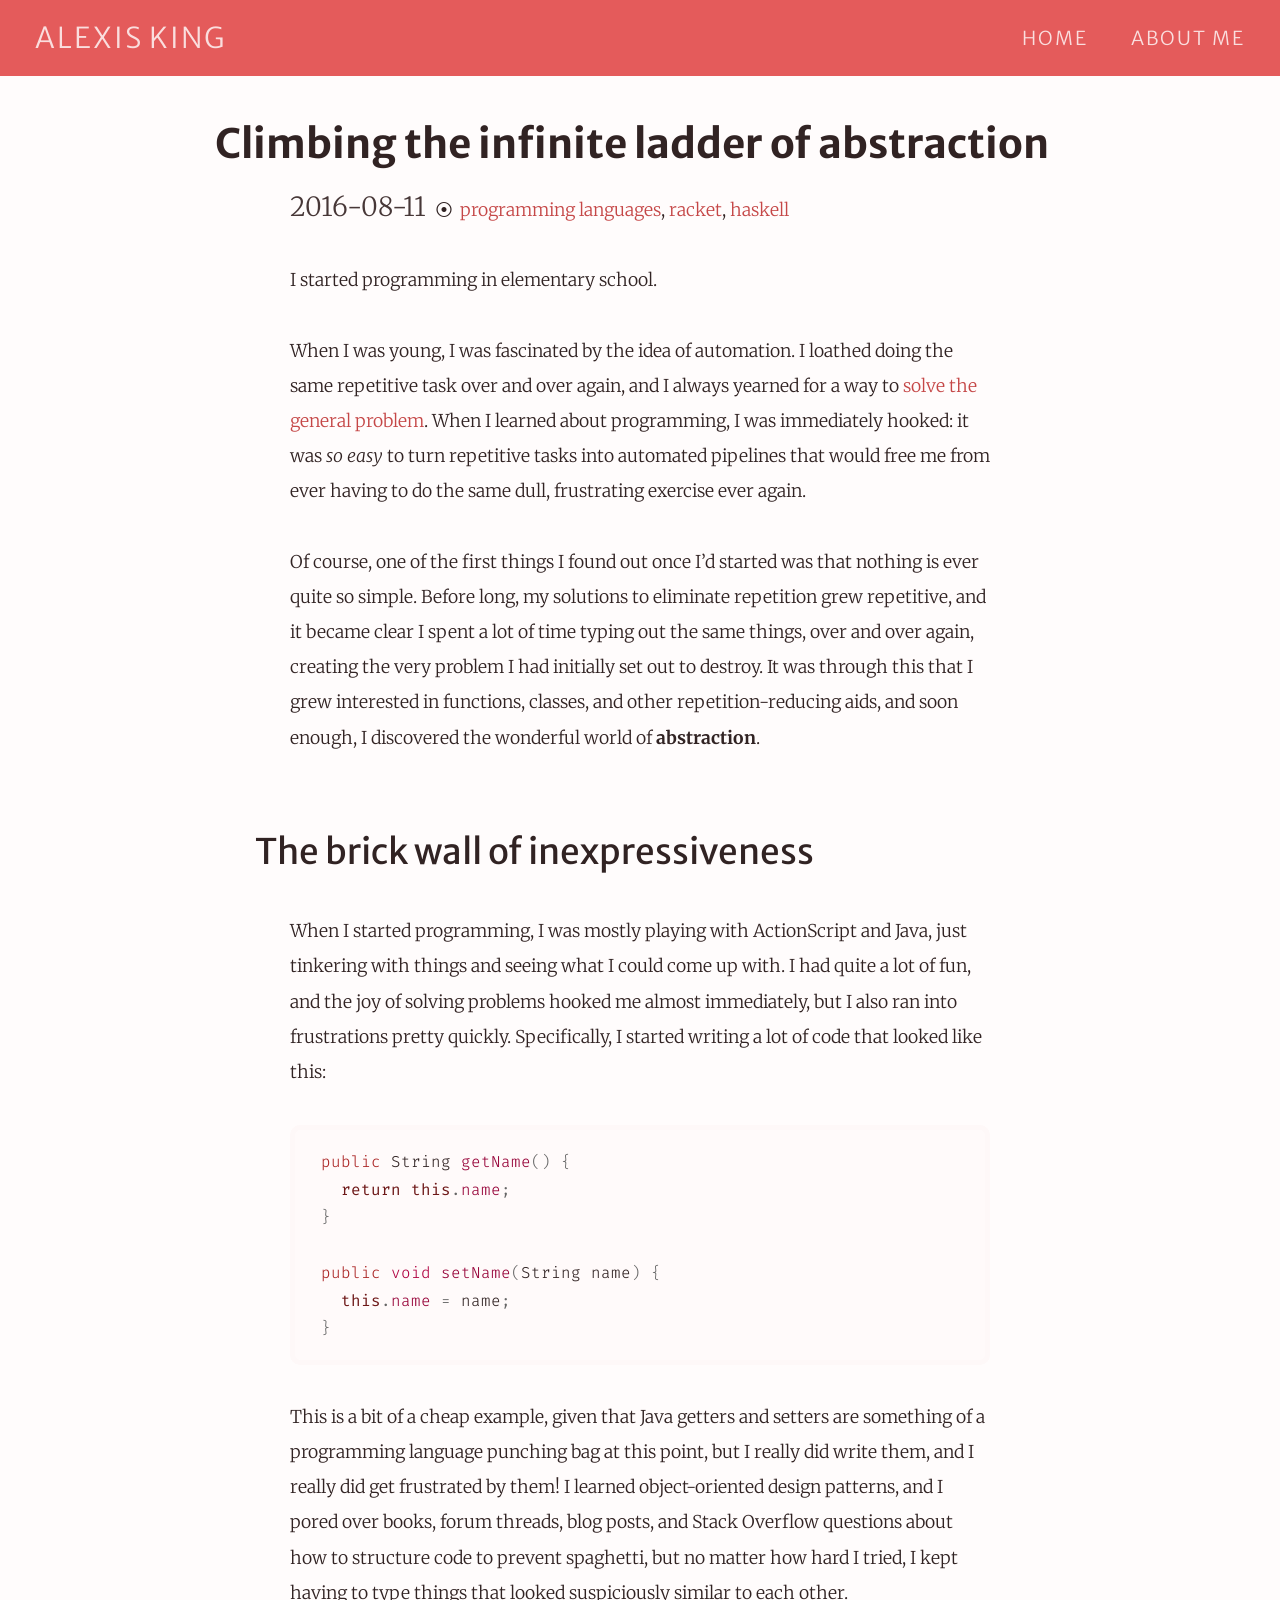
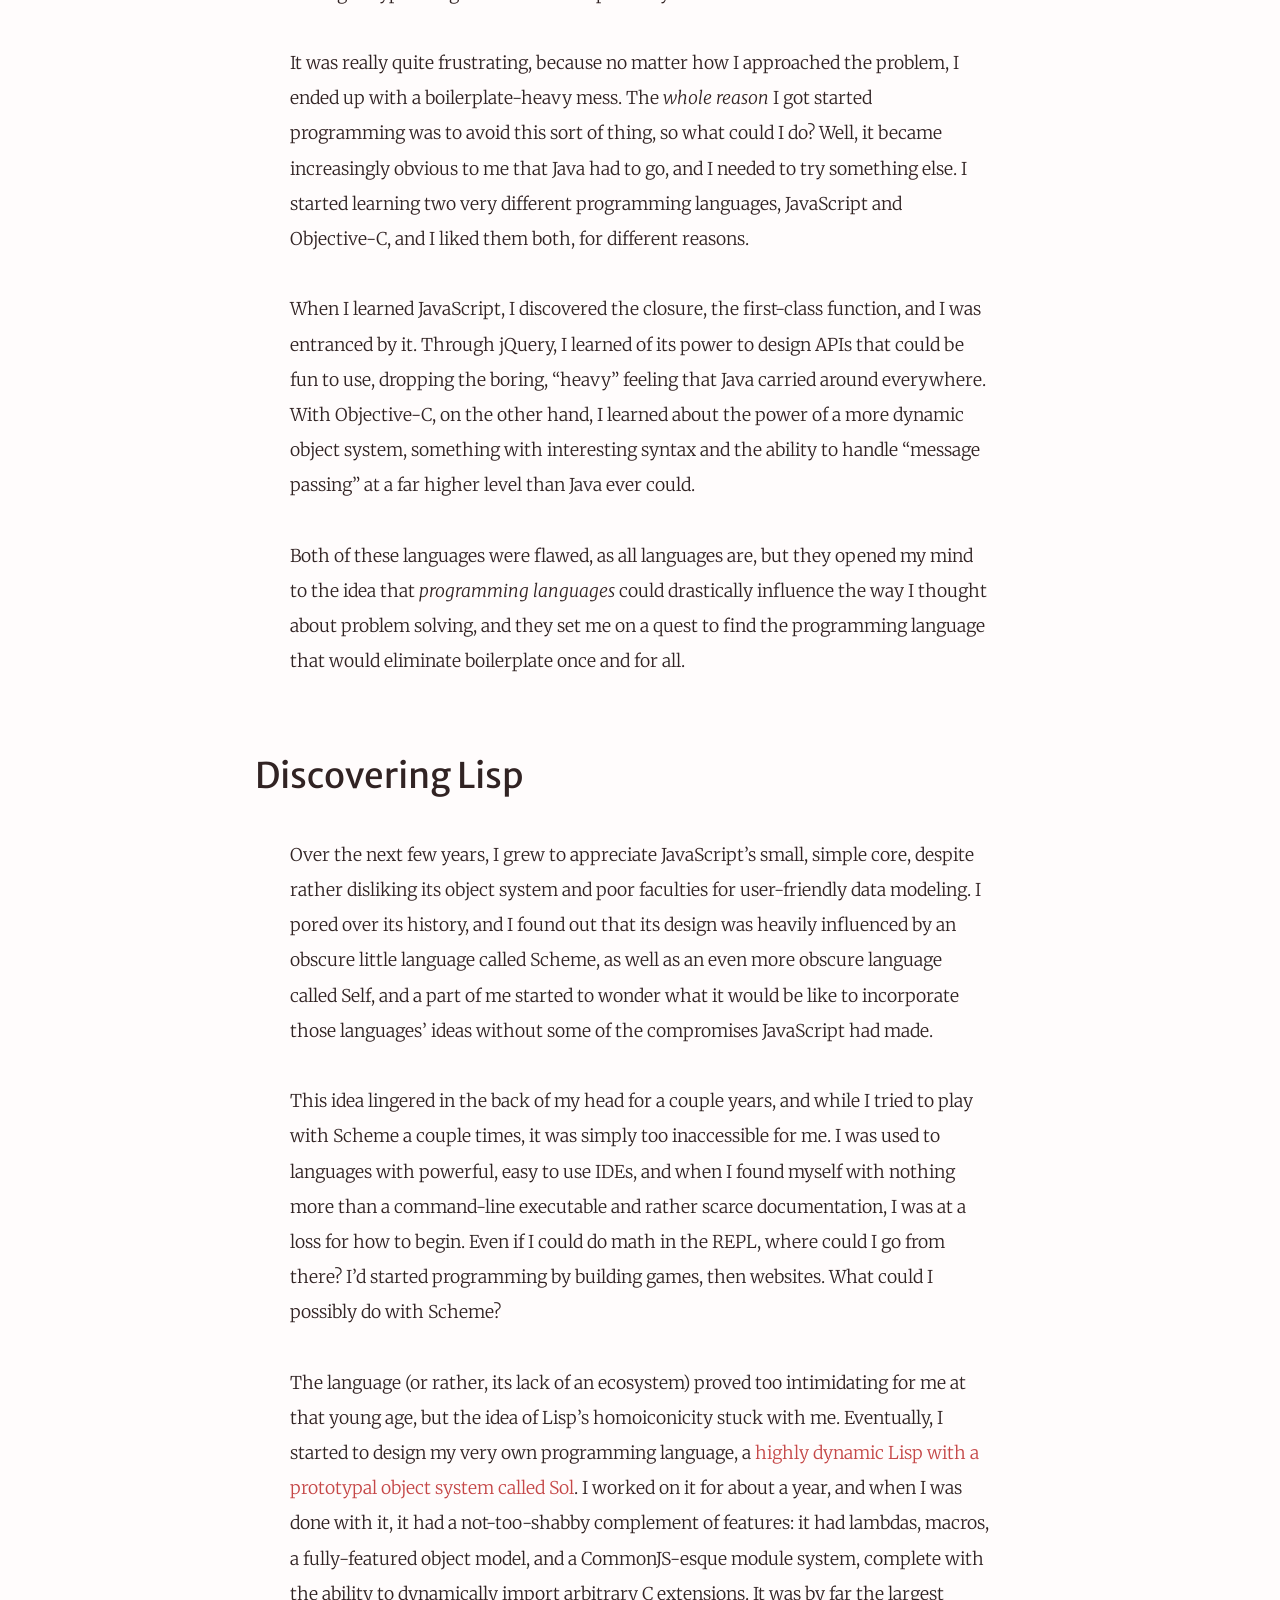
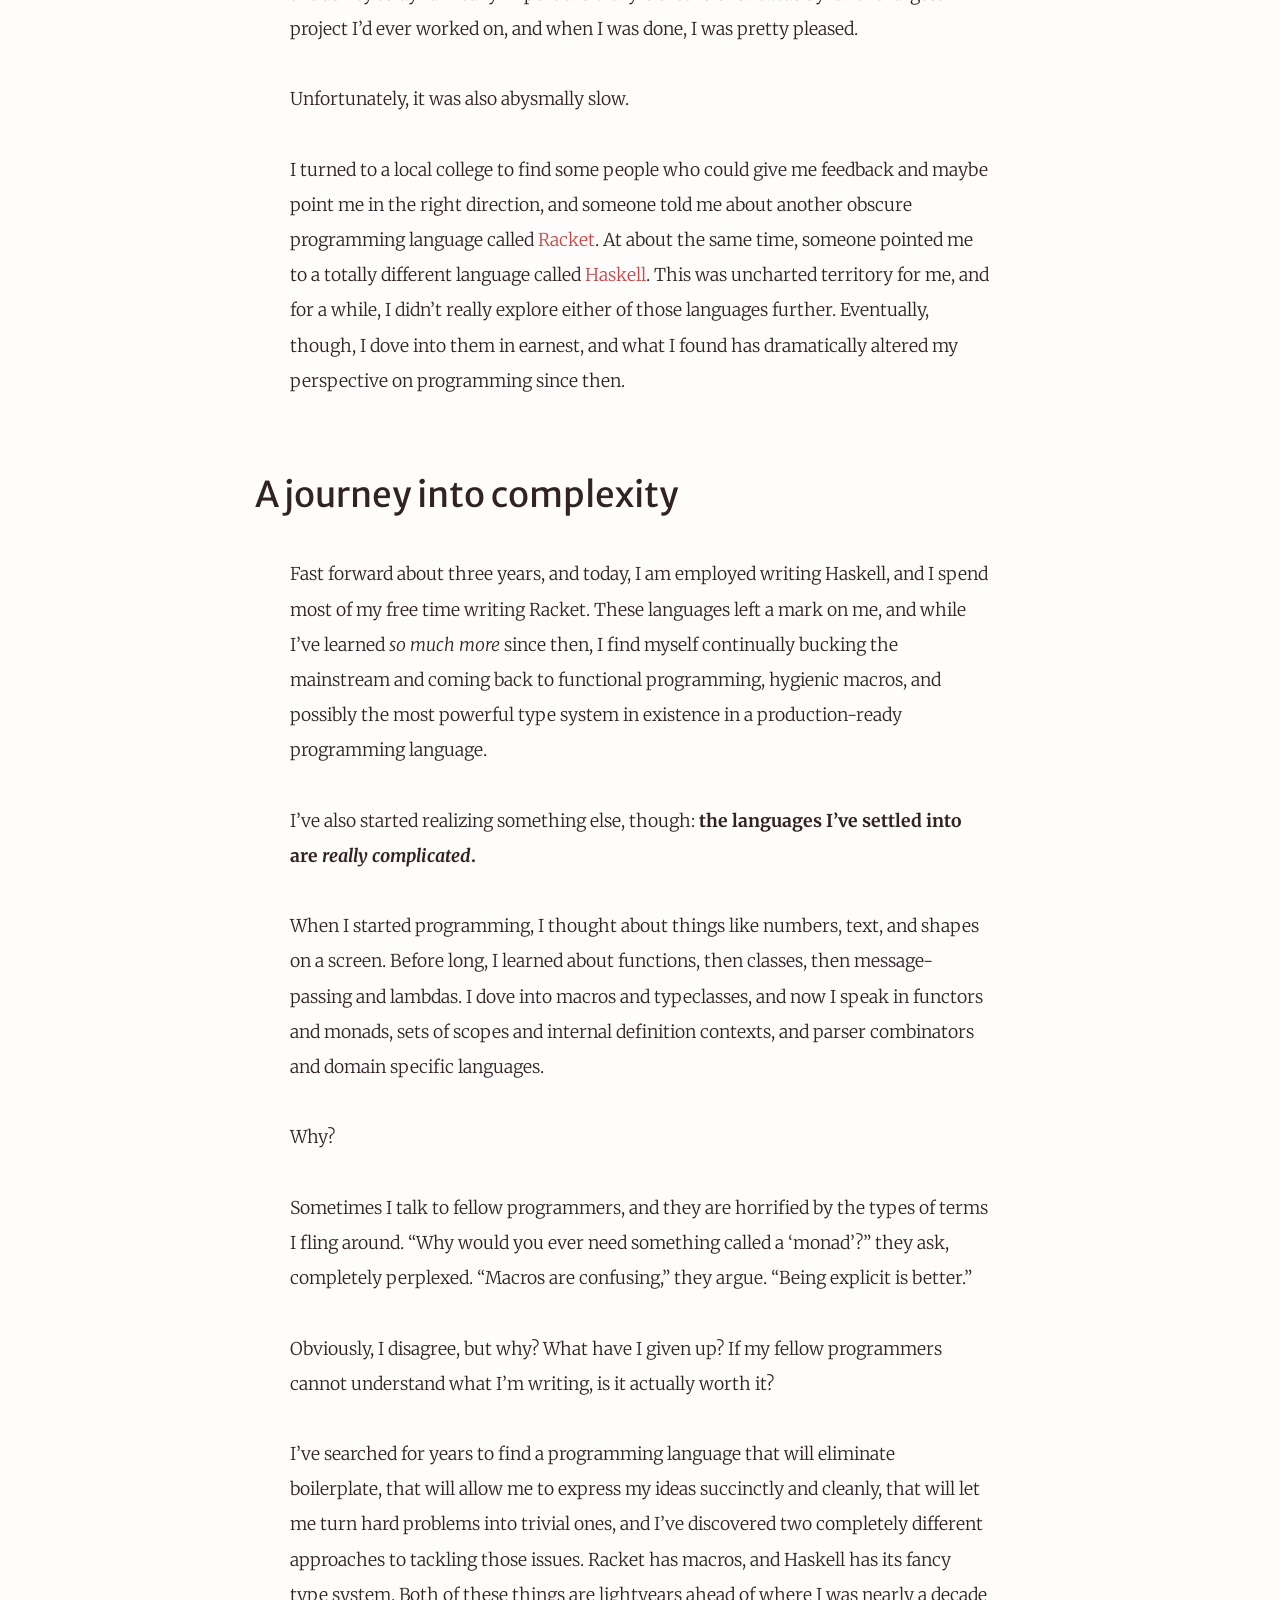
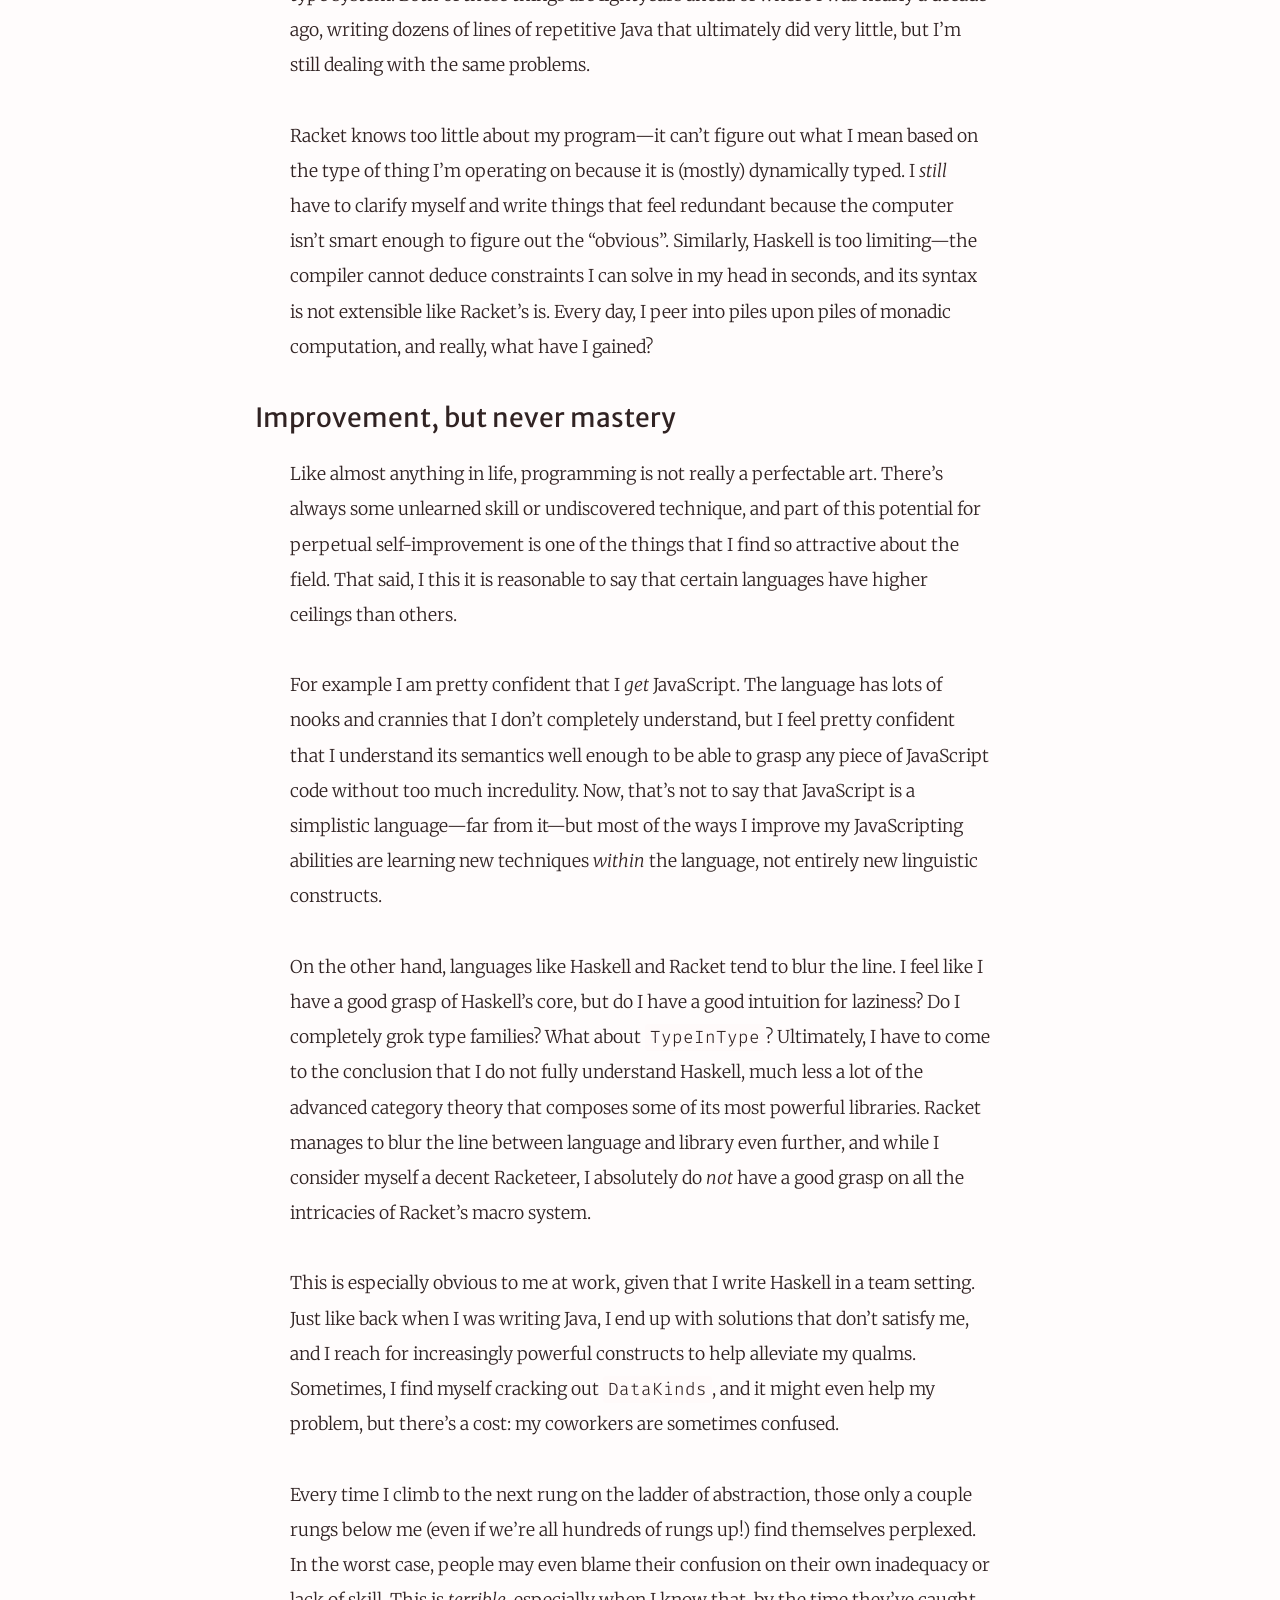
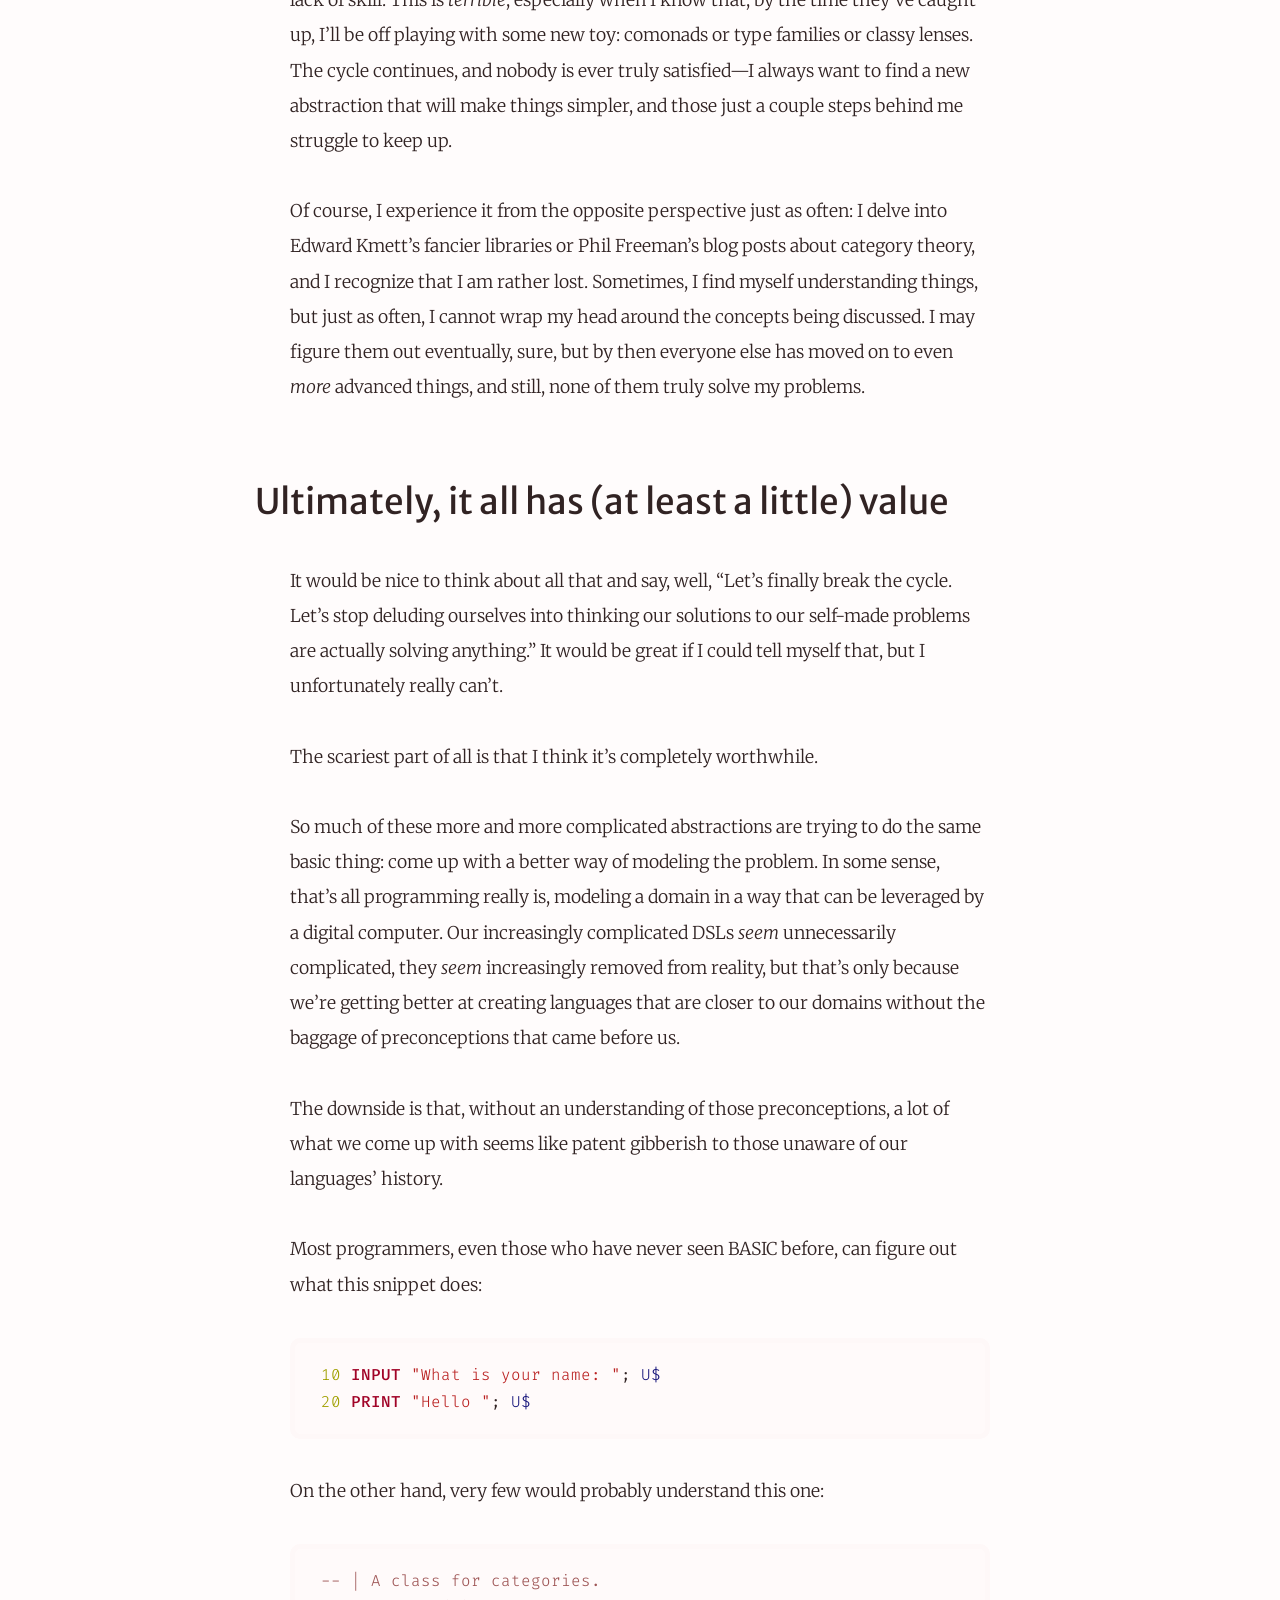
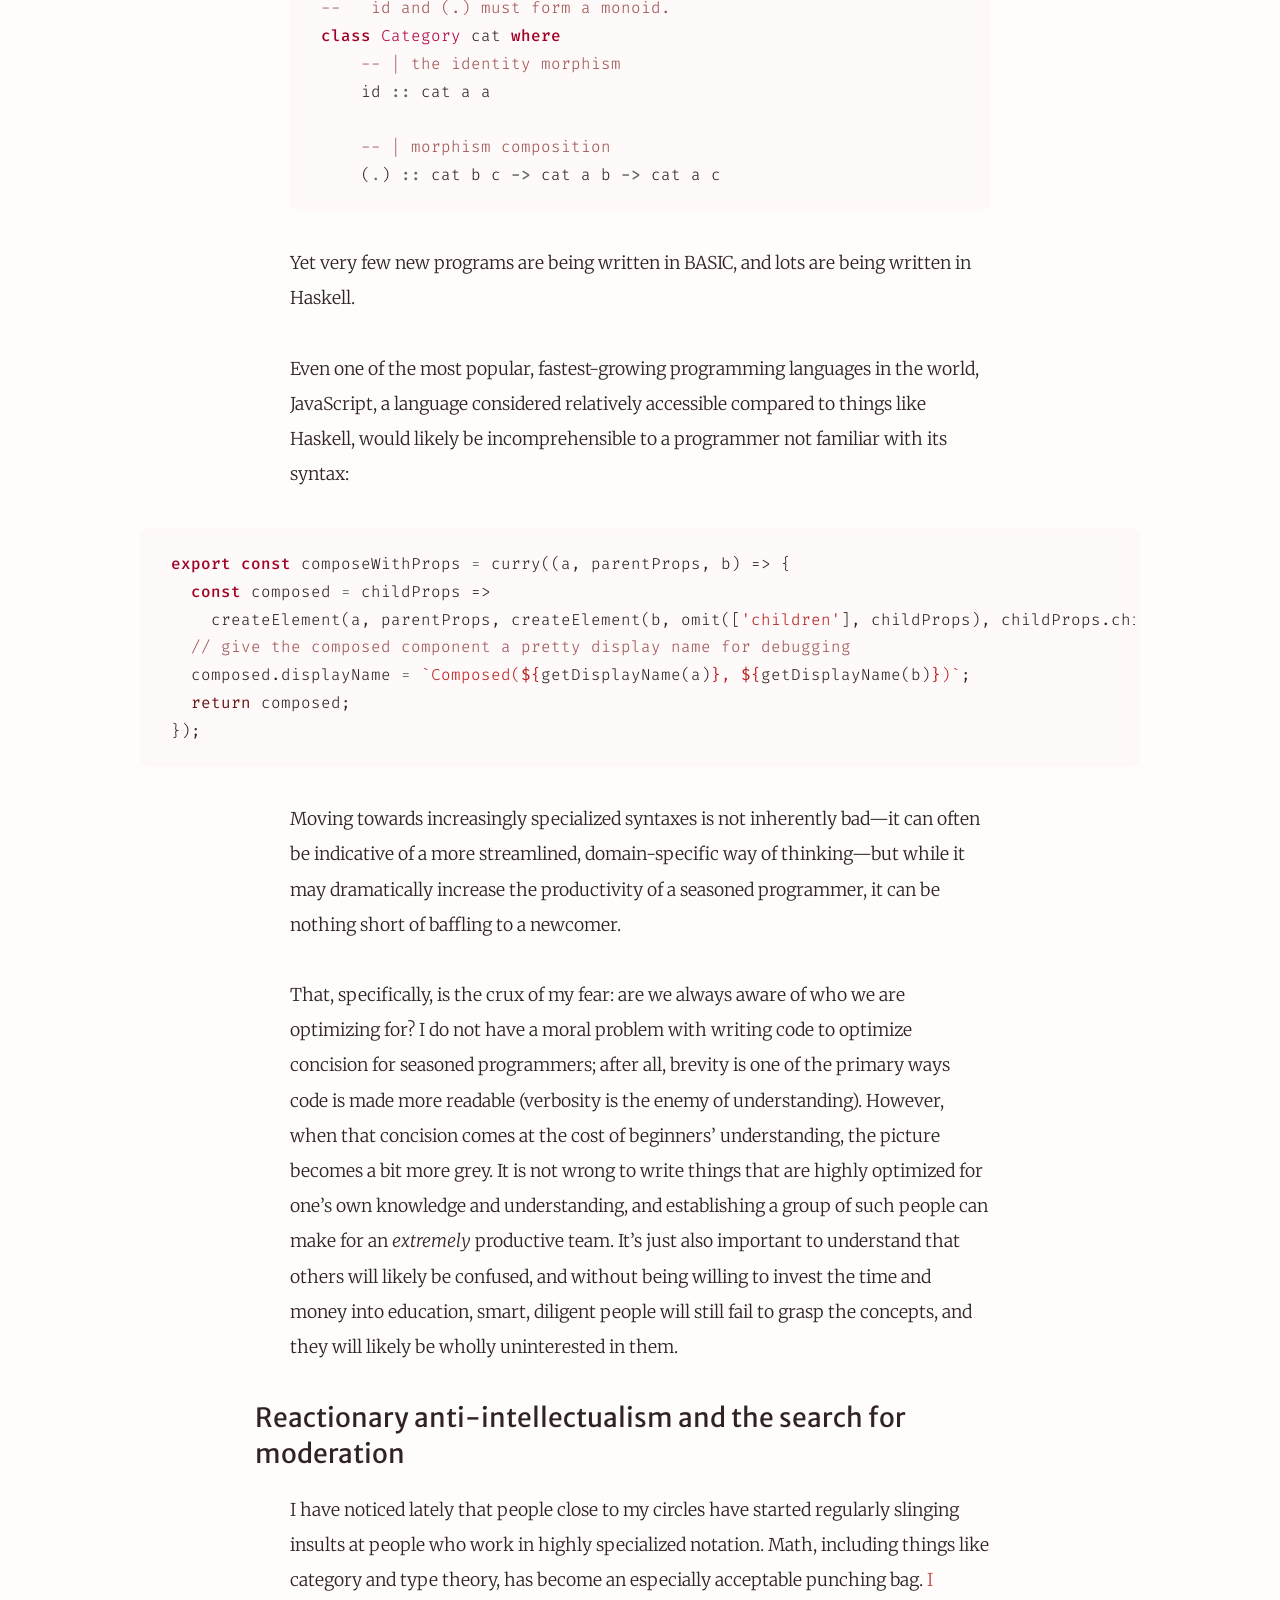
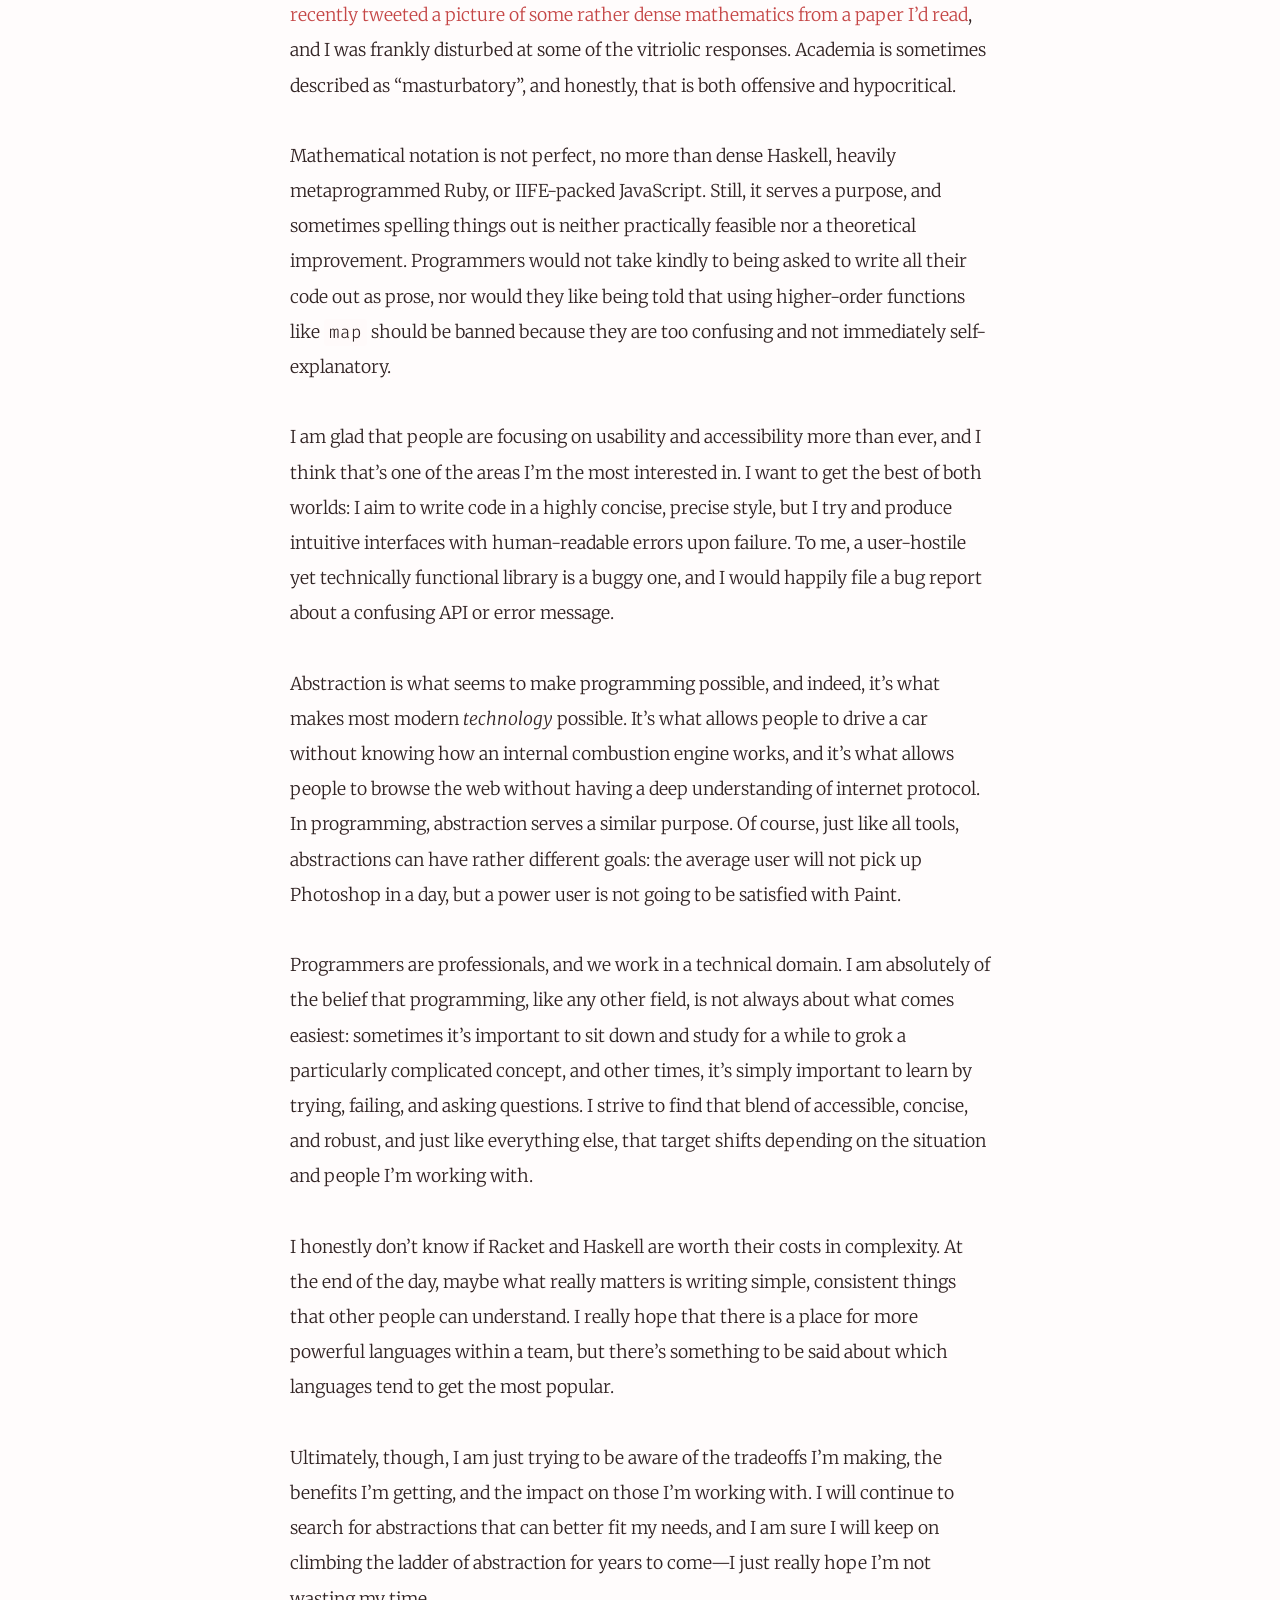
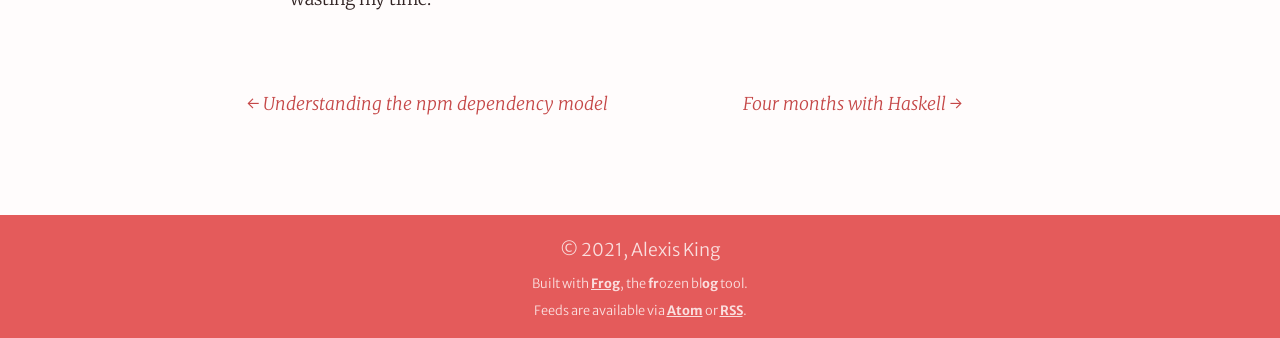
<file: blog/2016/08/11/climbing-the-infinite-ladder-of-abstraction/index.html>
<!DOCTYPE html>
<html lang="en">
  <head>
    <meta charset="utf-8">
    <title>Climbing the infinite ladder of abstraction</title>
    <meta name="description" content="I started programming in elementary school.  When I was young, I was fascinated by the idea of automation. I loathed doing the same repetitive task over and over again, and I always yearned for a way to solve the general problem. When I learned about prog...">
    <meta name="author"      content="Alexis King">
    <meta name="keywords"    content="programming languages, racket, haskell">
    <meta name="viewport"    content="width=device-width, initial-scale=1.0">
    <link rel="icon"      href="/favicon.ico">
    <link rel="canonical" href="http://lexi-lambda.github.io/blog/2016/08/11/climbing-the-infinite-ladder-of-abstraction/">
    <link rel="next" href="/blog/2016/06/12/four-months-with-haskell/">
    <link rel="prev" href="/blog/2016/08/24/understanding-the-npm-dependency-model/">
    <!-- CSS -->
    <link rel="stylesheet" type="text/css" href="https://fonts.googleapis.com/css?family=Merriweather+Sans:400,300,300italic,400italic,700,700italic,800,800italic|Merriweather:400,300,300italic,400italic,700,700italic,900,900italic|Fira+Code:300,400,500,600,700">
    <link rel="stylesheet" type="text/css" href="/css/application.min.css">
    <link rel="stylesheet" type="text/css" href="/css/pygments.min.css">
    <!-- Feeds -->
    <link rel="alternate" type="application/atom+xml"
          href="/feeds/all.atom.xml" title="Atom Feed">
    <link rel="alternate" type="application/rss+xml"
          href="/feeds/all.rss.xml" title="RSS Feed">
    <!-- JS -->
    <!-- <script src="/js/application.min.js"></script> -->
    <script type="text/javascript">
      (function(i,s,o,g,r,a,m){i['GoogleAnalyticsObject']=r;i[r]=i[r]||function(){
      (i[r].q=i[r].q||[]).push(arguments)},i[r].l=1*new Date();a=s.createElement(o),
      m=s.getElementsByTagName(o)[0];a.async=1;a.src=g;m.parentNode.insertBefore(a,m)
      })(window,document,'script','//www.google-analytics.com/analytics.js','ga');

      ga('create', 'UA-65250372-1', 'auto');
      ga('send', 'pageview');
    </script>
  </head>
  <body>
    <div id="page-content">
      <!-- Navigation Bar -->
      <header>
        <nav role="navigation" class="navigation-bar">
          <ul class="navigation-items left">
            <li id="blog-title-header"><a href="/"><h1>Alexis King</h1></a></li>
          </ul>
          <ul class="navigation-items center"></ul>
          <ul class="navigation-items right">
            <li><a href="/">Home</a></li>
            <li><a href="/resume.html">About Me</a></li>
          </ul>
        </nav>
      </header>
      <section role="main">
        <!-- Main column -->
        <div class="content" class="col-md-12">



          <article class="main">
  <header>
    <h1 class="title">Climbing the infinite ladder of abstraction</h1>
    <div class='date-and-tags'>
      <time datetime="2016-08-11T18:03:48">
        2016-08-11
      </time>
      <span style="margin: 0 3px">⦿</span>
      <span class="tags"><a href="/tags/programming-languages.html">programming languages</a>, <a href="/tags/racket.html">racket</a>, <a href="/tags/haskell.html">haskell</a></span>
    </div>
  </header>

<p>I started programming in elementary school.</p>

<p>When I was young, I was fascinated by the idea of automation. I loathed doing the same repetitive task over and over again, and I always yearned for a way to <a href="https://xkcd.com/974/">solve the general problem</a>. When I learned about programming, I was immediately hooked: it was <em>so easy</em> to turn repetitive tasks into automated pipelines that would free me from ever having to do the same dull, frustrating exercise ever again.</p>

<p>Of course, one of the first things I found out once I’d started was that nothing is ever quite so simple. Before long, my solutions to eliminate repetition grew repetitive, and it became clear I spent a lot of time typing out the same things, over and over again, creating the very problem I had initially set out to destroy. It was through this that I grew interested in functions, classes, and other repetition-reducing aids, and soon enough, I discovered the wonderful world of <strong>abstraction</strong>.</p>
<!-- more-->

<h1 id="the-brick-wall-of-inexpressiveness">The brick wall of inexpressiveness</h1>

<p>When I started programming, I was mostly playing with ActionScript and Java, just tinkering with things and seeing what I could come up with. I had quite a lot of fun, and the joy of solving problems hooked me almost immediately, but I also ran into frustrations pretty quickly. Specifically, I started writing a lot of code that looked like this:</p>

<div class="brush: java">
 <div class="source">
  <pre><span></span><span class="kd">public</span> <span class="n">String</span> <span class="nf">getName</span><span class="o">()</span> <span class="o">{</span>
  <span class="k">return</span> <span class="k">this</span><span class="o">.</span><span class="na">name</span><span class="o">;</span>
<span class="o">}</span>

<span class="kd">public</span> <span class="kt">void</span> <span class="nf">setName</span><span class="o">(</span><span class="n">String</span> <span class="n">name</span><span class="o">)</span> <span class="o">{</span>
  <span class="k">this</span><span class="o">.</span><span class="na">name</span> <span class="o">=</span> <span class="n">name</span><span class="o">;</span>
<span class="o">}</span>
</pre></div>

</div>

<p>This is a bit of a cheap example, given that Java getters and setters are something of a programming language punching bag at this point, but I really did write them, and I really did get frustrated by them! I learned object-oriented design patterns, and I pored over books, forum threads, blog posts, and Stack Overflow questions about how to structure code to prevent spaghetti, but no matter how hard I tried, I kept having to type things that looked suspiciously similar to each other.</p>

<p>It was really quite frustrating, because no matter how I approached the problem, I ended up with a boilerplate-heavy mess. The <em>whole reason</em> I got started programming was to avoid this sort of thing, so what could I do? Well, it became increasingly obvious to me that Java had to go, and I needed to try something else. I started learning two very different programming languages, JavaScript and Objective-C, and I liked them both, for different reasons.</p>

<p>When I learned JavaScript, I discovered the closure, the first-class function, and I was entranced by it. Through jQuery, I learned of its power to design APIs that could be fun to use, dropping the boring, “heavy” feeling that Java carried around everywhere. With Objective-C, on the other hand, I learned about the power of a more dynamic object system, something with interesting syntax and the ability to handle “message passing” at a far higher level than Java ever could.</p>

<p>Both of these languages were flawed, as all languages are, but they opened my mind to the idea that <em>programming languages</em> could drastically influence the way I thought about problem solving, and they set me on a quest to find the programming language that would eliminate boilerplate once and for all.</p>

<h1 id="discovering-lisp">Discovering Lisp</h1>

<p>Over the next few years, I grew to appreciate JavaScript’s small, simple core, despite rather disliking its object system and poor faculties for user-friendly data modeling. I pored over its history, and I found out that its design was heavily influenced by an obscure little language called Scheme, as well as an even more obscure language called Self, and a part of me started to wonder what it would be like to incorporate those languages’ ideas without some of the compromises JavaScript had made.</p>

<p>This idea lingered in the back of my head for a couple years, and while I tried to play with Scheme a couple times, it was simply too inaccessible for me. I was used to languages with powerful, easy to use IDEs, and when I found myself with nothing more than a command-line executable and rather scarce documentation, I was at a loss for how to begin. Even if I could do math in the REPL, where could I go from there? I’d started programming by building games, then websites. What could I possibly do with Scheme?</p>

<p>The language (or rather, its lack of an ecosystem) proved too intimidating for me at that young age, but the idea of Lisp’s homoiconicity stuck with me. Eventually, I started to design my very own programming language, a <a href="https://github.com/lexi-lambda/libsol">highly dynamic Lisp with a prototypal object system called Sol</a>. I worked on it for about a year, and when I was done with it, it had a not-too-shabby complement of features: it had lambdas, macros, a fully-featured object model, and a CommonJS-esque module system, complete with the ability to dynamically import arbitrary C extensions. It was by far the largest project I’d ever worked on, and when I was done, I was pretty pleased.</p>

<p>Unfortunately, it was also abysmally slow.</p>

<p>I turned to a local college to find some people who could give me feedback and maybe point me in the right direction, and someone told me about another obscure programming language called <a href="http://racket-lang.org">Racket</a>. At about the same time, someone pointed me to a totally different language called <a href="https://www.haskell.org">Haskell</a>. This was uncharted territory for me, and for a while, I didn’t really explore either of those languages further. Eventually, though, I dove into them in earnest, and what I found has dramatically altered my perspective on programming since then.</p>

<h1 id="a-journey-into-complexity">A journey into complexity</h1>

<p>Fast forward about three years, and today, I am employed writing Haskell, and I spend most of my free time writing Racket. These languages left a mark on me, and while I’ve learned <em>so much more</em> since then, I find myself continually bucking the mainstream and coming back to functional programming, hygienic macros, and possibly the most powerful type system in existence in a production-ready programming language.</p>

<p>I’ve also started realizing something else, though: <strong>the languages I’ve settled into are <em>really complicated</em>.</strong></p>

<p>When I started programming, I thought about things like numbers, text, and shapes on a screen. Before long, I learned about functions, then classes, then message-passing and lambdas. I dove into macros and typeclasses, and now I speak in functors and monads, sets of scopes and internal definition contexts, and parser combinators and domain specific languages.</p>

<p>Why?</p>

<p>Sometimes I talk to fellow programmers, and they are horrified by the types of terms I fling around. “Why would you ever need something called a ‘monad’?” they ask, completely perplexed. “Macros are confusing,” they argue. “Being explicit is better.”</p>

<p>Obviously, I disagree, but why? What have I given up? If my fellow programmers cannot understand what I’m writing, is it actually worth it?</p>

<p>I’ve searched for years to find a programming language that will eliminate boilerplate, that will allow me to express my ideas succinctly and cleanly, that will let me turn hard problems into trivial ones, and I’ve discovered two completely different approaches to tackling those issues. Racket has macros, and Haskell has its fancy type system. Both of these things are lightyears ahead of where I was nearly a decade ago, writing dozens of lines of repetitive Java that ultimately did very little, but I’m still dealing with the same problems.</p>

<p>Racket knows too little about my program—it can’t figure out what I mean based on the type of thing I’m operating on because it is (mostly) dynamically typed. I <em>still</em> have to clarify myself and write things that feel redundant because the computer isn’t smart enough to figure out the “obvious”. Similarly, Haskell is too limiting—the compiler cannot deduce constraints I can solve in my head in seconds, and its syntax is not extensible like Racket’s is. Every day, I peer into piles upon piles of monadic computation, and really, what have I gained?</p>

<h2 id="improvement-but-never-mastery">Improvement, but never mastery</h2>

<p>Like almost anything in life, programming is not really a perfectable art. There’s always some unlearned skill or undiscovered technique, and part of this potential for perpetual self-improvement is one of the things that I find so attractive about the field. That said, I this it is reasonable to say that certain languages have higher ceilings than others.</p>

<p>For example I am pretty confident that I <em>get</em> JavaScript. The language has lots of nooks and crannies that I don’t completely understand, but I feel pretty confident that I understand its semantics well enough to be able to grasp any piece of JavaScript code without too much incredulity. Now, that’s not to say that JavaScript is a simplistic language—far from it—but most of the ways I improve my JavaScripting abilities are learning new techniques <em>within</em> the language, not entirely new linguistic constructs.</p>

<p>On the other hand, languages like Haskell and Racket tend to blur the line. I feel like I have a good grasp of Haskell’s core, but do I have a good intuition for laziness? Do I completely grok type families? What about <code>TypeInType</code>? Ultimately, I have to come to the conclusion that I do not fully understand Haskell, much less a lot of the advanced category theory that composes some of its most powerful libraries. Racket manages to blur the line between language and library even further, and while I consider myself a decent Racketeer, I absolutely do <em>not</em> have a good grasp on all the intricacies of Racket’s macro system.</p>

<p>This is especially obvious to me at work, given that I write Haskell in a team setting. Just like back when I was writing Java, I end up with solutions that don’t satisfy me, and I reach for increasingly powerful constructs to help alleviate my qualms. Sometimes, I find myself cracking out <code>DataKinds</code>, and it might even help my problem, but there’s a cost: my coworkers are sometimes confused.</p>

<p>Every time I climb to the next rung on the ladder of abstraction, those only a couple rungs below me (even if we’re all hundreds of rungs up!) find themselves perplexed. In the worst case, people may even blame their confusion on their own inadequacy or lack of skill. This is <em>terrible</em>, especially when I know that, by the time they’ve caught up, I’ll be off playing with some new toy: comonads or type families or classy lenses. The cycle continues, and nobody is ever truly satisfied—I always want to find a new abstraction that will make things simpler, and those just a couple steps behind me struggle to keep up.</p>

<p>Of course, I experience it from the opposite perspective just as often: I delve into Edward Kmett’s fancier libraries or Phil Freeman’s blog posts about category theory, and I recognize that I am rather lost. Sometimes, I find myself understanding things, but just as often, I cannot wrap my head around the concepts being discussed. I may figure them out eventually, sure, but by then everyone else has moved on to even <em>more</em> advanced things, and still, none of them truly solve my problems.</p>

<h1 id="ultimately-it-all-has-at-least-a-little-value">Ultimately, it all has (at least a little) value</h1>

<p>It would be nice to think about all that and say, well, “Let’s finally break the cycle. Let’s stop deluding ourselves into thinking our solutions to our self-made problems are actually solving anything.” It would be great if I could tell myself that, but I unfortunately really can’t.</p>

<p>The scariest part of all is that I think it’s completely worthwhile.</p>

<p>So much of these more and more complicated abstractions are trying to do the same basic thing: come up with a better way of modeling the problem. In some sense, that’s all programming really is, modeling a domain in a way that can be leveraged by a digital computer. Our increasingly complicated DSLs <em>seem</em> unnecessarily complicated, they <em>seem</em> increasingly removed from reality, but that’s only because we’re getting better at creating languages that are closer to our domains without the baggage of preconceptions that came before us.</p>

<p>The downside is that, without an understanding of those preconceptions, a lot of what we come up with seems like patent gibberish to those unaware of our languages’ history.</p>

<p>Most programmers, even those who have never seen BASIC before, can figure out what this snippet does:</p>

<div class="brush: BASIC">
 <div class="source">
  <pre><span></span><span class="nl">10</span><span class="w"> </span><span class="kr">INPUT</span><span class="w"> </span><span class="s2">"What is your name: "</span><span class="p">;</span><span class="w"> </span><span class="vg">U$</span>
<span class="nl">20</span><span class="w"> </span><span class="kr">PRINT</span><span class="w"> </span><span class="s2">"Hello "</span><span class="p">;</span><span class="w"> </span><span class="vg">U$</span>
</pre></div>

</div>

<p>On the other hand, very few would probably understand this one:</p>

<div class="brush: haskell">
 <div class="source">
  <pre><span></span><span class="c1">-- | A class for categories.</span>
<span class="c1">--   id and (.) must form a monoid.</span>
<span class="kr">class</span> <span class="kt">Category</span> <span class="n">cat</span> <span class="kr">where</span>
    <span class="c1">-- | the identity morphism</span>
    <span class="n">id</span> <span class="ow">::</span> <span class="n">cat</span> <span class="n">a</span> <span class="n">a</span>

    <span class="c1">-- | morphism composition</span>
    <span class="p">(</span><span class="o">.</span><span class="p">)</span> <span class="ow">::</span> <span class="n">cat</span> <span class="n">b</span> <span class="n">c</span> <span class="ow">-&gt;</span> <span class="n">cat</span> <span class="n">a</span> <span class="n">b</span> <span class="ow">-&gt;</span> <span class="n">cat</span> <span class="n">a</span> <span class="n">c</span>
</pre></div>

</div>

<p>Yet very few new programs are being written in BASIC, and lots are being written in Haskell.</p>

<p>Even one of the most popular, fastest-growing programming languages in the world, JavaScript, a language considered relatively accessible compared to things like Haskell, would likely be incomprehensible to a programmer not familiar with its syntax:</p>

<div class="brush: js">
 <div class="source">
  <pre><span></span><span class="kr">export</span> <span class="kr">const</span> <span class="nx">composeWithProps</span> <span class="o">=</span> <span class="nx">curry</span><span class="p">((</span><span class="nx">a</span><span class="p">,</span> <span class="nx">parentProps</span><span class="p">,</span> <span class="nx">b</span><span class="p">)</span> <span class="p">=&gt;</span> <span class="p">{</span>
  <span class="kr">const</span> <span class="nx">composed</span> <span class="o">=</span> <span class="nx">childProps</span> <span class="p">=&gt;</span>
    <span class="nx">createElement</span><span class="p">(</span><span class="nx">a</span><span class="p">,</span> <span class="nx">parentProps</span><span class="p">,</span> <span class="nx">createElement</span><span class="p">(</span><span class="nx">b</span><span class="p">,</span> <span class="nx">omit</span><span class="p">([</span><span class="s1">&#39;children&#39;</span><span class="p">],</span> <span class="nx">childProps</span><span class="p">),</span> <span class="nx">childProps</span><span class="p">.</span><span class="nx">children</span><span class="p">));</span>
  <span class="c1">// give the composed component a pretty display name for debugging</span>
  <span class="nx">composed</span><span class="p">.</span><span class="nx">displayName</span> <span class="o">=</span> <span class="sb">`Composed(</span><span class="si">${</span><span class="nx">getDisplayName</span><span class="p">(</span><span class="nx">a</span><span class="p">)</span><span class="si">}</span><span class="sb">, </span><span class="si">${</span><span class="nx">getDisplayName</span><span class="p">(</span><span class="nx">b</span><span class="p">)</span><span class="si">}</span><span class="sb">)`</span><span class="p">;</span>
  <span class="k">return</span> <span class="nx">composed</span><span class="p">;</span>
<span class="p">});</span>
</pre></div>

</div>

<p>Moving towards increasingly specialized syntaxes is not inherently bad—it can often be indicative of a more streamlined, domain-specific way of thinking—but while it may dramatically increase the productivity of a seasoned programmer, it can be nothing short of baffling to a newcomer.</p>

<p>That, specifically, is the crux of my fear: are we always aware of who we are optimizing for? I do not have a moral problem with writing code to optimize concision for seasoned programmers; after all, brevity is one of the primary ways code is made more readable (verbosity is the enemy of understanding). However, when that concision comes at the cost of beginners’ understanding, the picture becomes a bit more grey. It is not wrong to write things that are highly optimized for one’s own knowledge and understanding, and establishing a group of such people can make for an <em>extremely</em> productive team. It’s just also important to understand that others will likely be confused, and without being willing to invest the time and money into education, smart, diligent people will still fail to grasp the concepts, and they will likely be wholly uninterested in them.</p>

<h2 id="reactionary-anti-intellectualism-and-the-search-for-moderation">Reactionary anti-intellectualism and the search for moderation</h2>

<p>I have noticed lately that people close to my circles have started regularly slinging insults at people who work in highly specialized notation. Math, including things like category and type theory, has become an especially acceptable punching bag. <a href="https://twitter.com/lexi_lambda/status/763111451691134976">I recently tweeted a picture of some rather dense mathematics from a paper I’d read</a>, and I was frankly disturbed at some of the vitriolic responses. Academia is sometimes described as “masturbatory”, and honestly, that is both offensive and hypocritical.</p>

<p>Mathematical notation is not perfect, no more than dense Haskell, heavily metaprogrammed Ruby, or IIFE-packed JavaScript. Still, it serves a purpose, and sometimes spelling things out is neither practically feasible nor a theoretical improvement. Programmers would not take kindly to being asked to write all their code out as prose, nor would they like being told that using higher-order functions like <code>map</code> should be banned because they are too confusing and not immediately self-explanatory.</p>

<p>I am glad that people are focusing on usability and accessibility more than ever, and I think that’s one of the areas I’m the most interested in. I want to get the best of both worlds: I aim to write code in a highly concise, precise style, but I try and produce intuitive interfaces with human-readable errors upon failure. To me, a user-hostile yet technically functional library is a buggy one, and I would happily file a bug report about a confusing API or error message.</p>

<p>Abstraction is what seems to make programming possible, and indeed, it’s what makes most modern <em>technology</em> possible. It’s what allows people to drive a car without knowing how an internal combustion engine works, and it’s what allows people to browse the web without having a deep understanding of internet protocol. In programming, abstraction serves a similar purpose. Of course, just like all tools, abstractions can have rather different goals: the average user will not pick up Photoshop in a day, but a power user is not going to be satisfied with Paint.</p>

<p>Programmers are professionals, and we work in a technical domain. I am absolutely of the belief that programming, like any other field, is not always about what comes easiest: sometimes it’s important to sit down and study for a while to grok a particularly complicated concept, and other times, it’s simply important to learn by trying, failing, and asking questions. I strive to find that blend of accessible, concise, and robust, and just like everything else, that target shifts depending on the situation and people I’m working with.</p>

<p>I honestly don’t know if Racket and Haskell are worth their costs in complexity. At the end of the day, maybe what really matters is writing simple, consistent things that other people can understand. I really hope that there is a place for more powerful languages within a team, but there’s something to be said about which languages tend to get the most popular.</p>

<p>Ultimately, though, I am just trying to be aware of the tradeoffs I’m making, the benefits I’m getting, and the impact on those I’m working with. I will continue to search for abstractions that can better fit my needs, and I am sure I will keep on climbing the ladder of abstraction for years to come—I just really hope I’m not wasting my time.</p>
  <footer>
    <ul class="pager">
      <li class="previous">
        <a href="/blog/2016/08/24/understanding-the-npm-dependency-model/">&larr; <em>Understanding the npm dependency model</em></a>
      </li>
      <li class="next">
        <a href="/blog/2016/06/12/four-months-with-haskell/"><em>Four months with Haskell</em> &rarr;</a>
      </li>
    </ul>
  </footer>
</article>
        </div>
      </section>
      <footer>
        <div class="content">
          <h2 id="copyright-notice">© 2021, Alexis King</h2>
          <h3>
            Built with <a href="https://github.com/greghendershott/frog">Frog</a>, the
            <strong>fr</strong>ozen bl<strong>og</strong> tool.
          </h3>
          <h3>
            Feeds are available via <a href="/feeds/all.atom.xml">Atom</a>
            or <a href="/feeds/all.rss.xml">RSS</a>.
          </h3>
        </div>
      </footer>
    </div>
  </body>
</html>
</file>
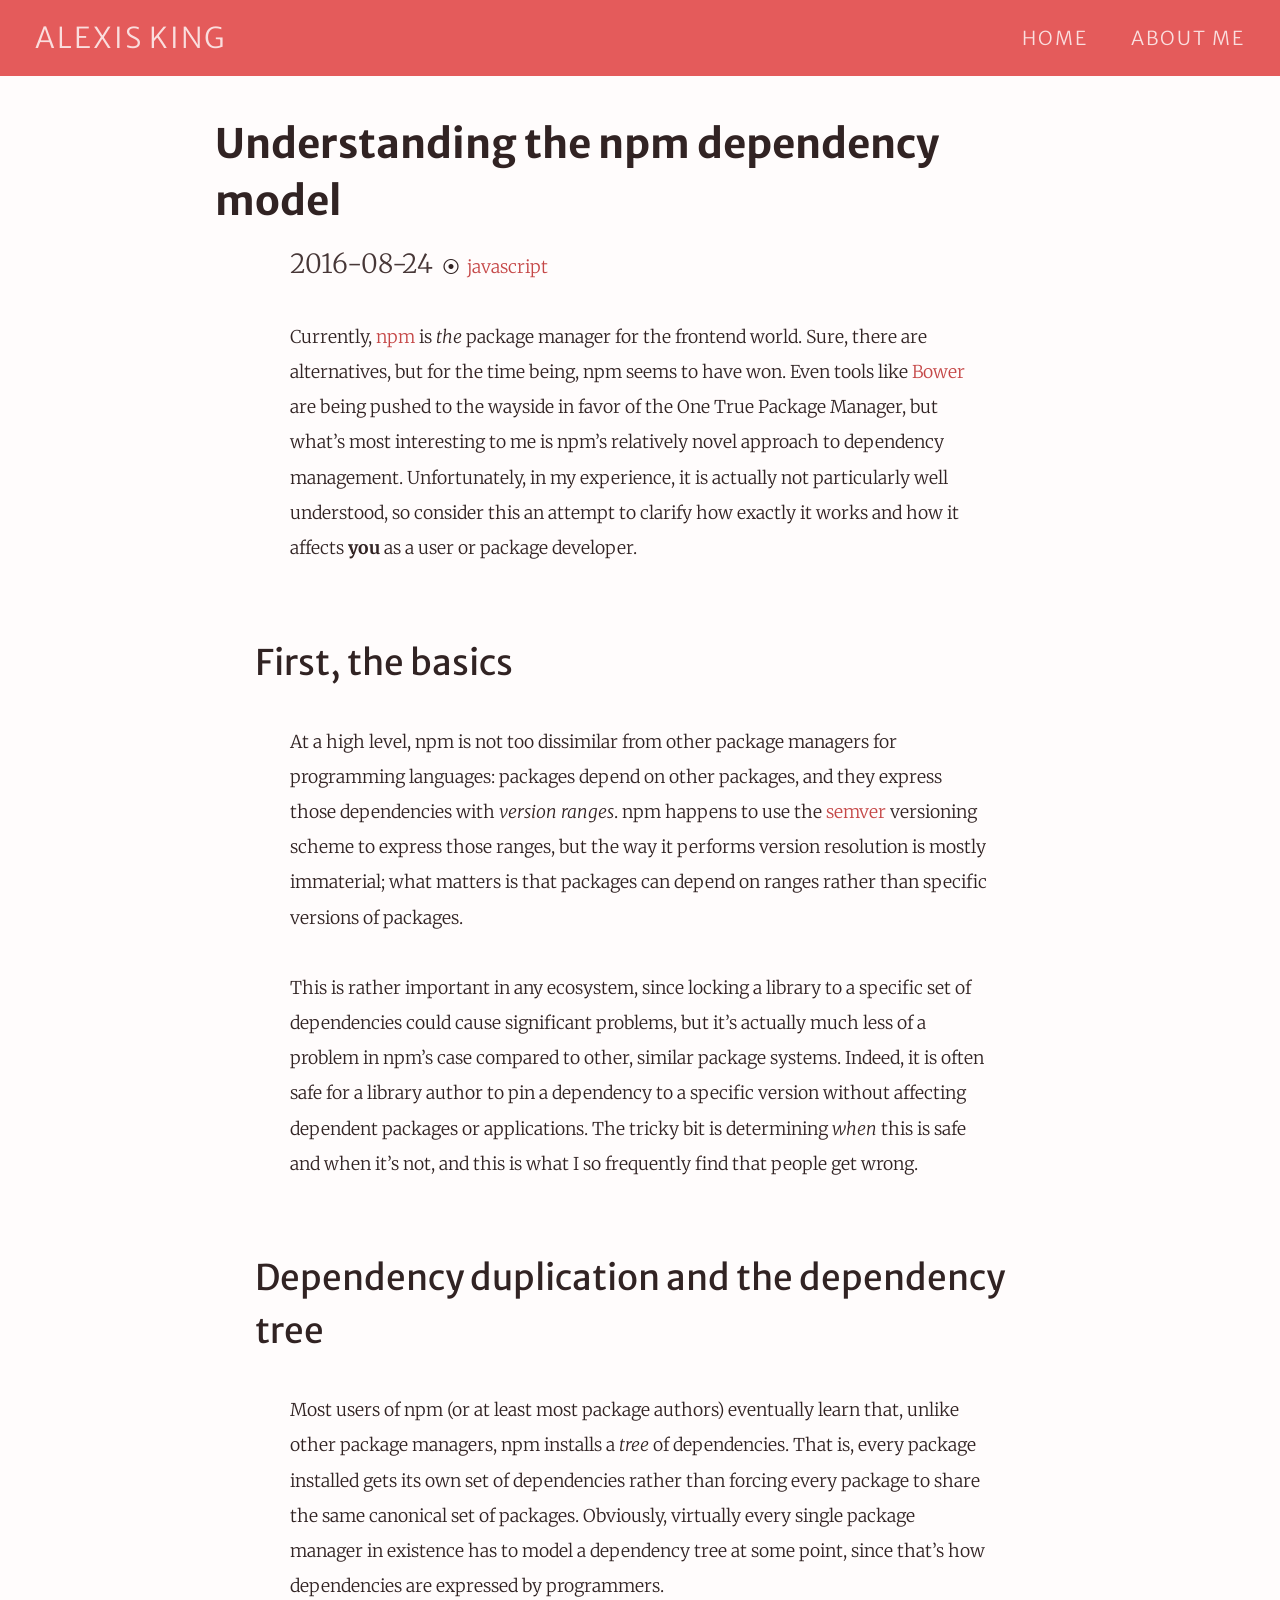
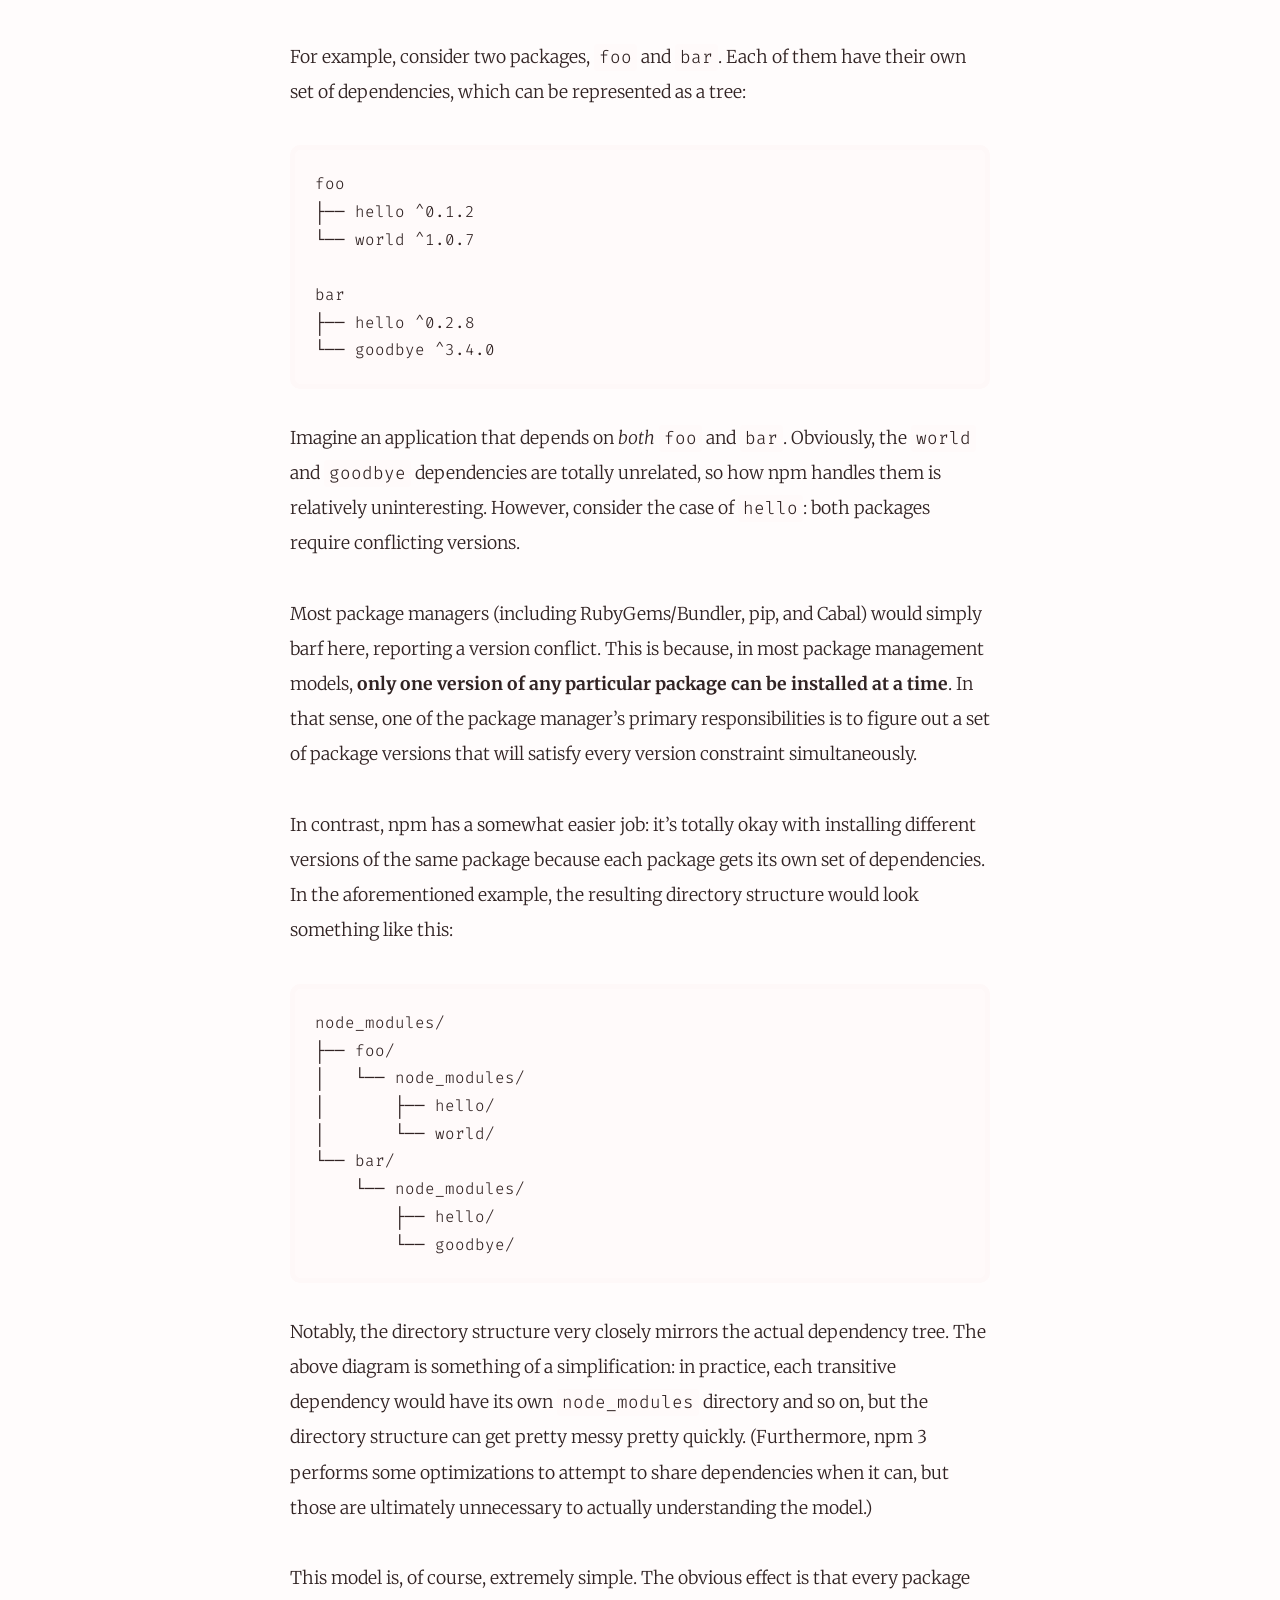
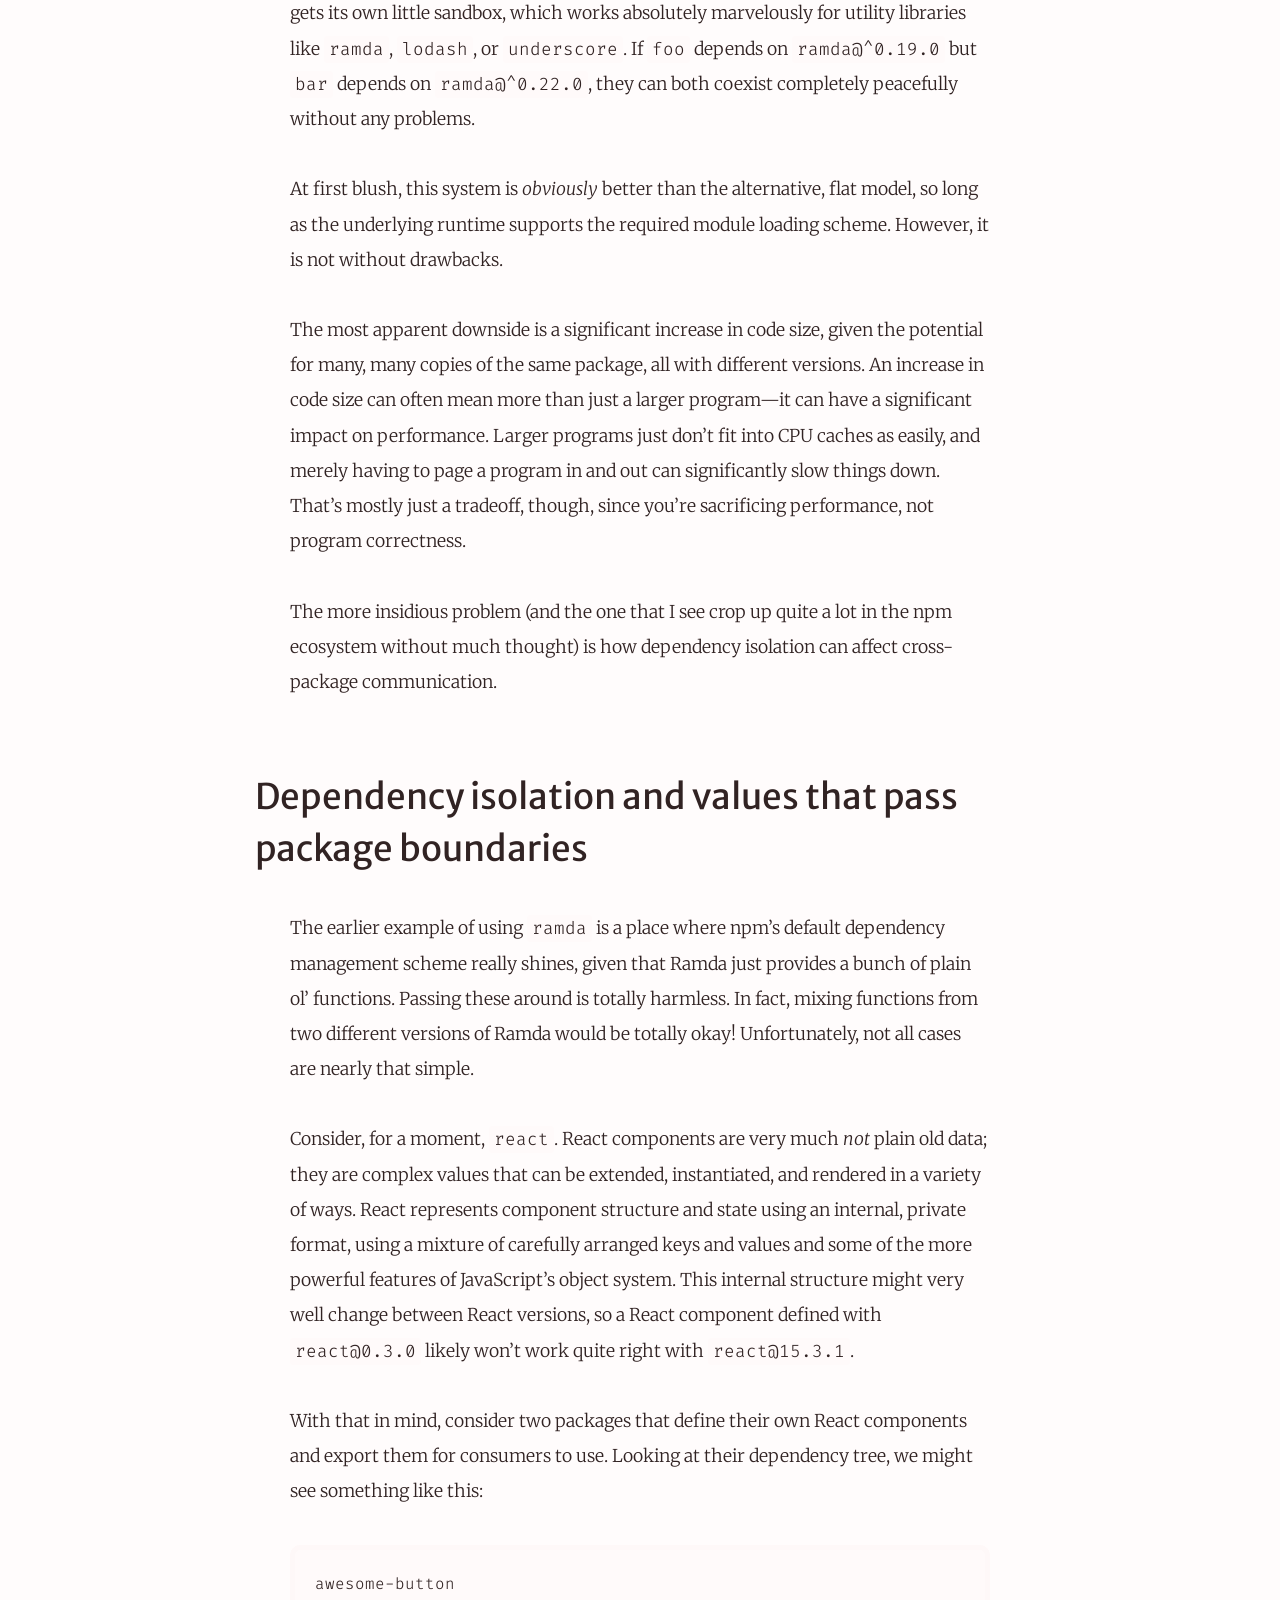
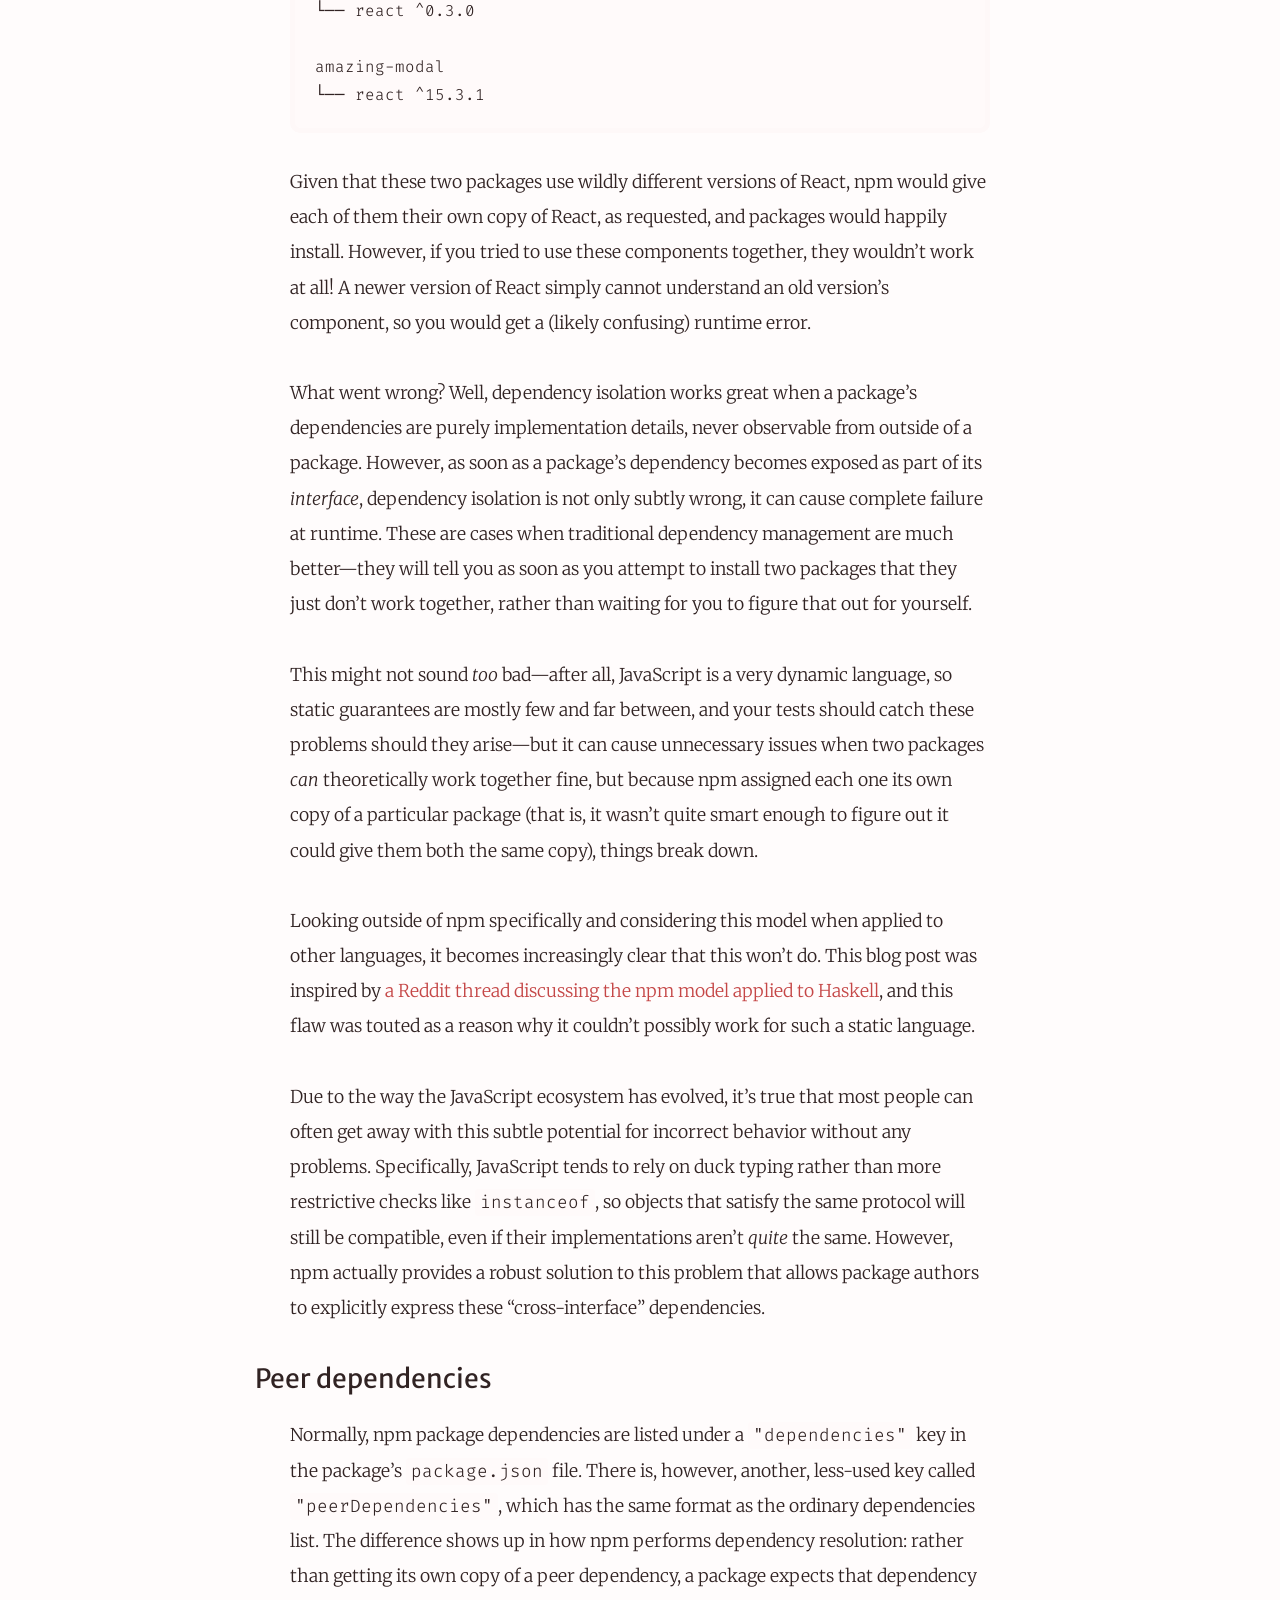
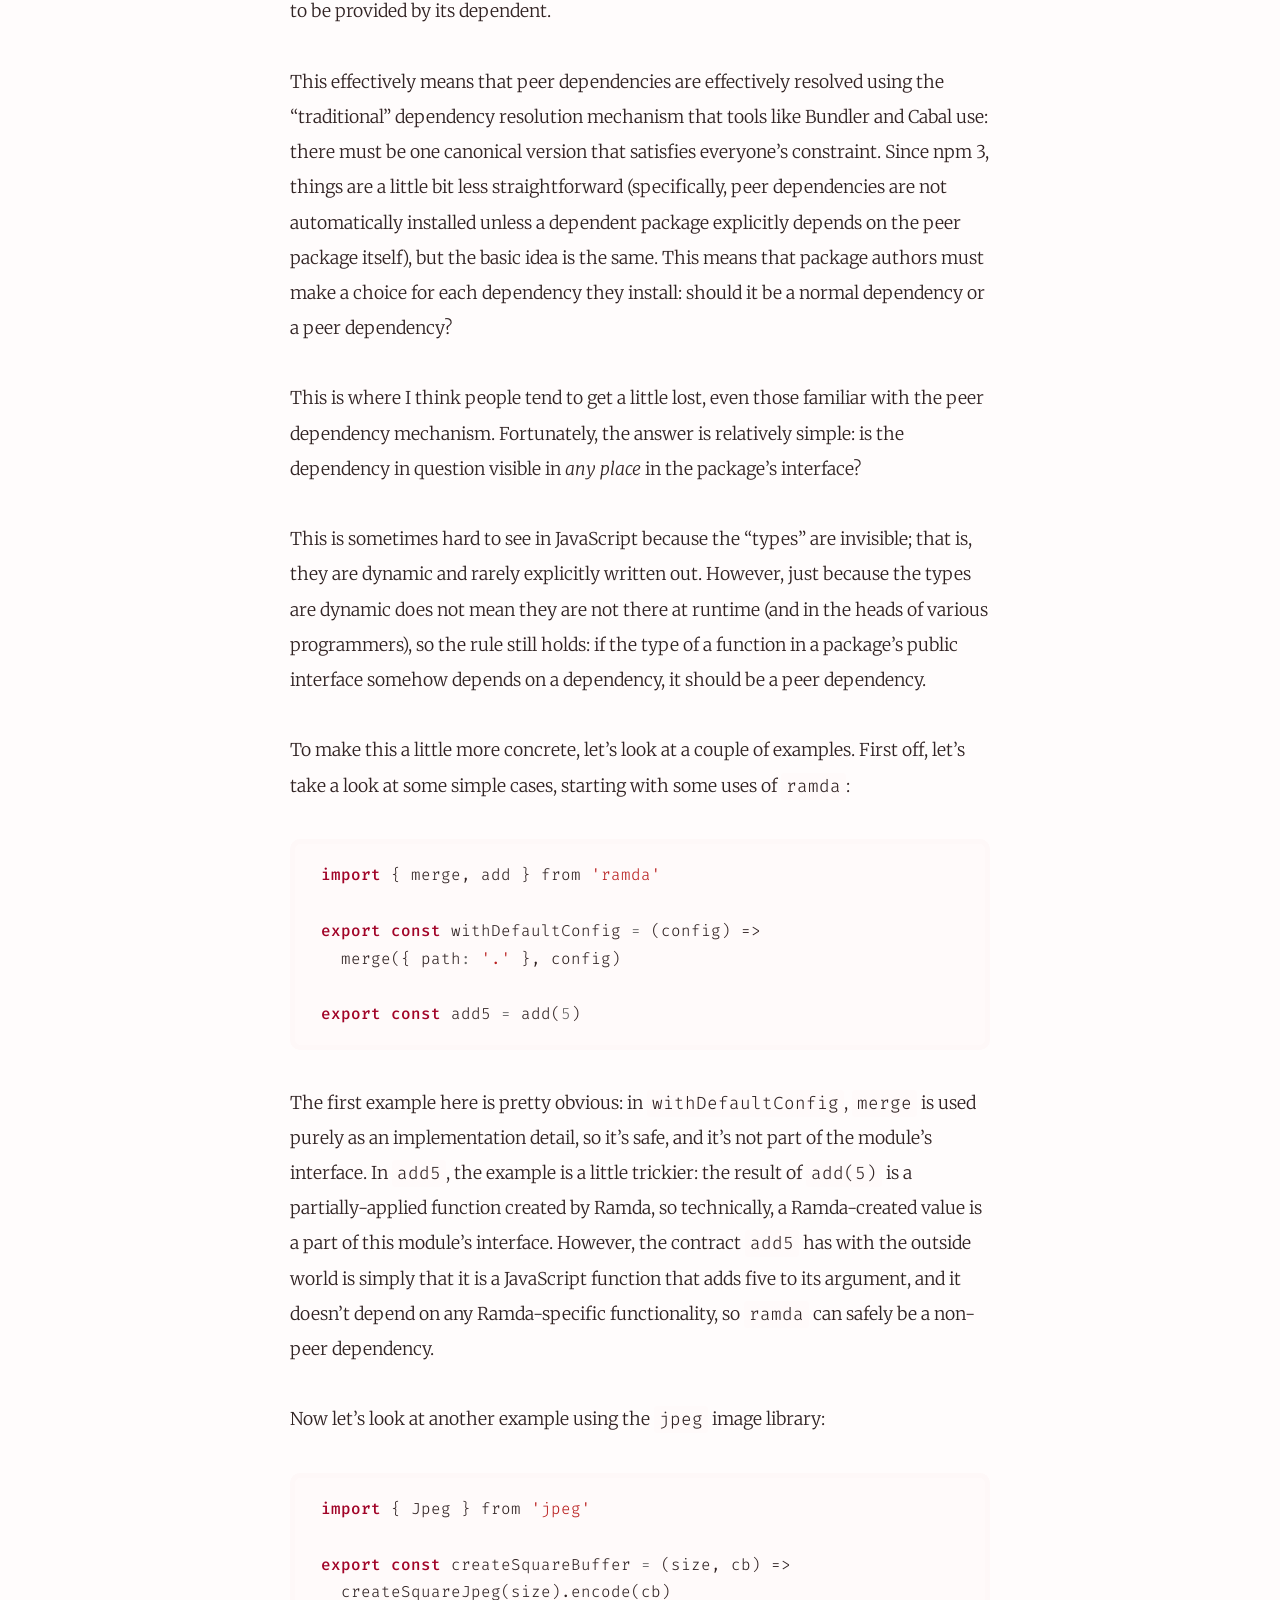
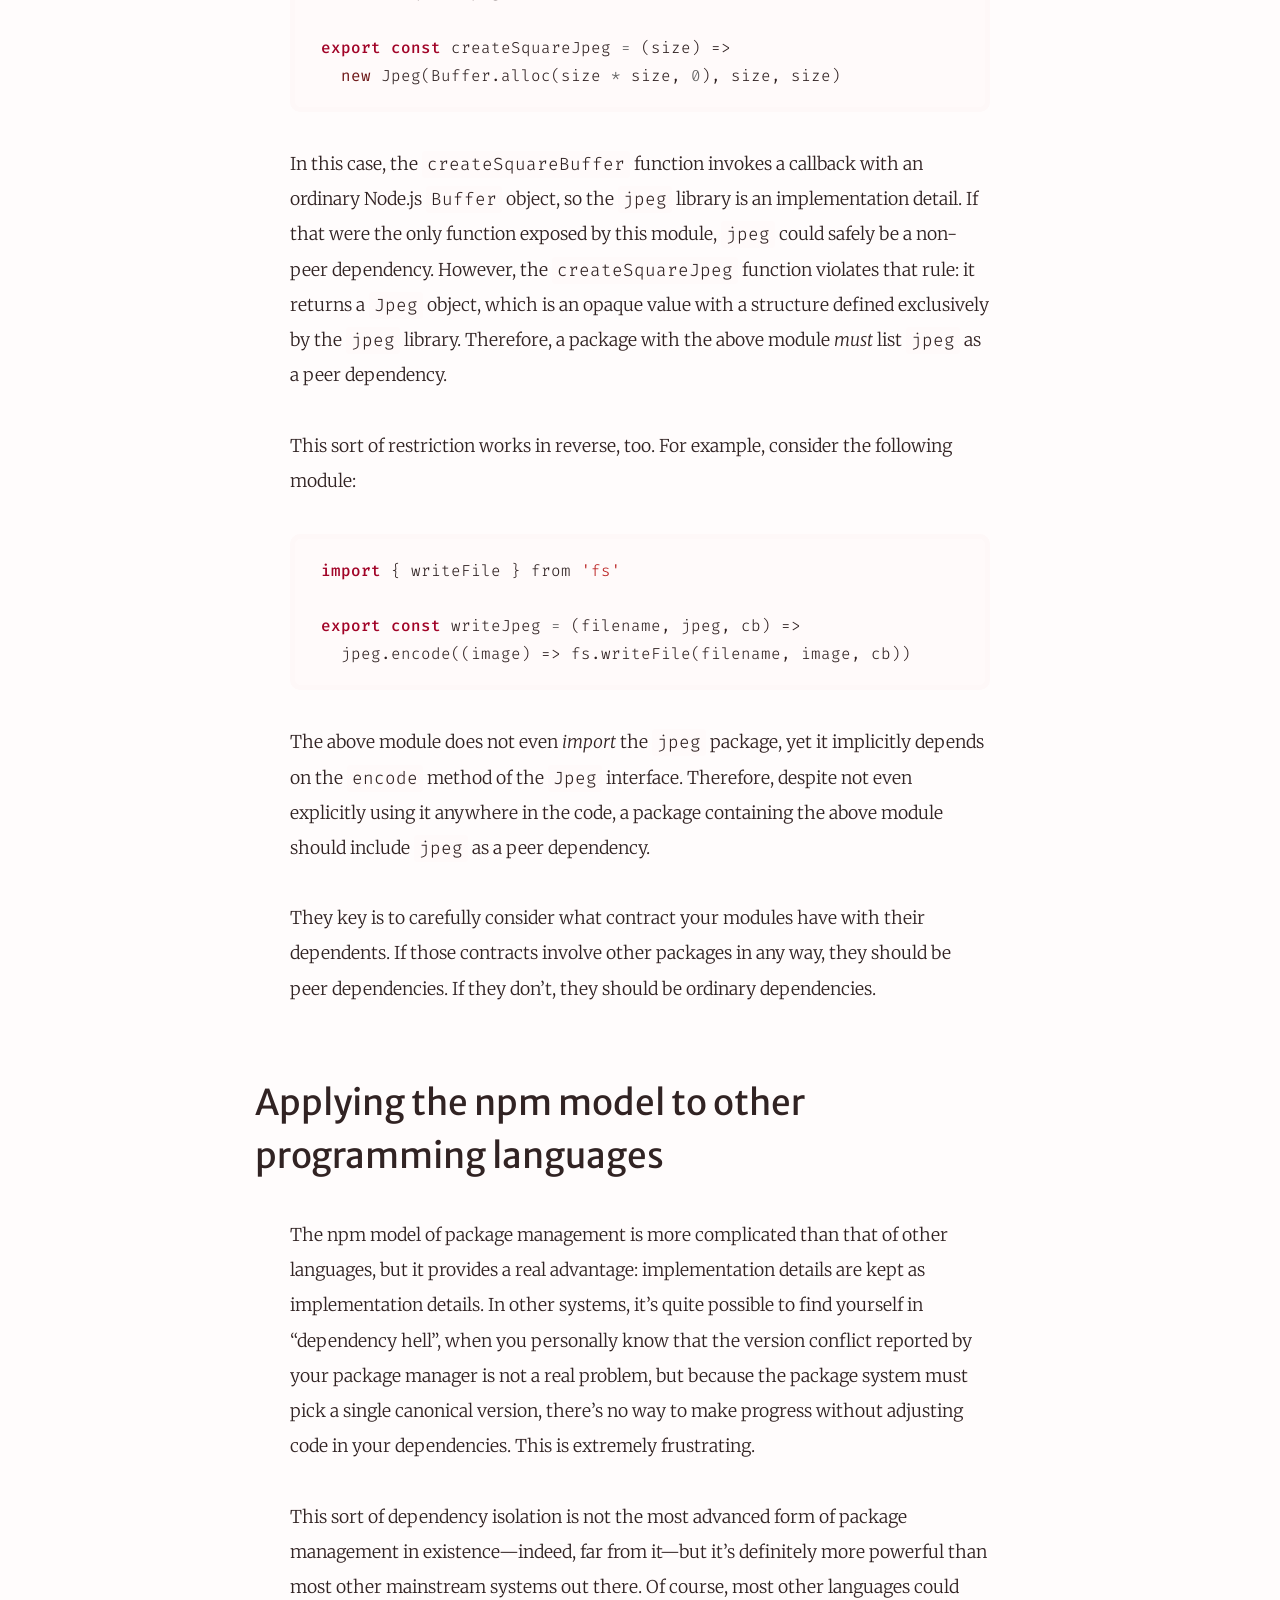
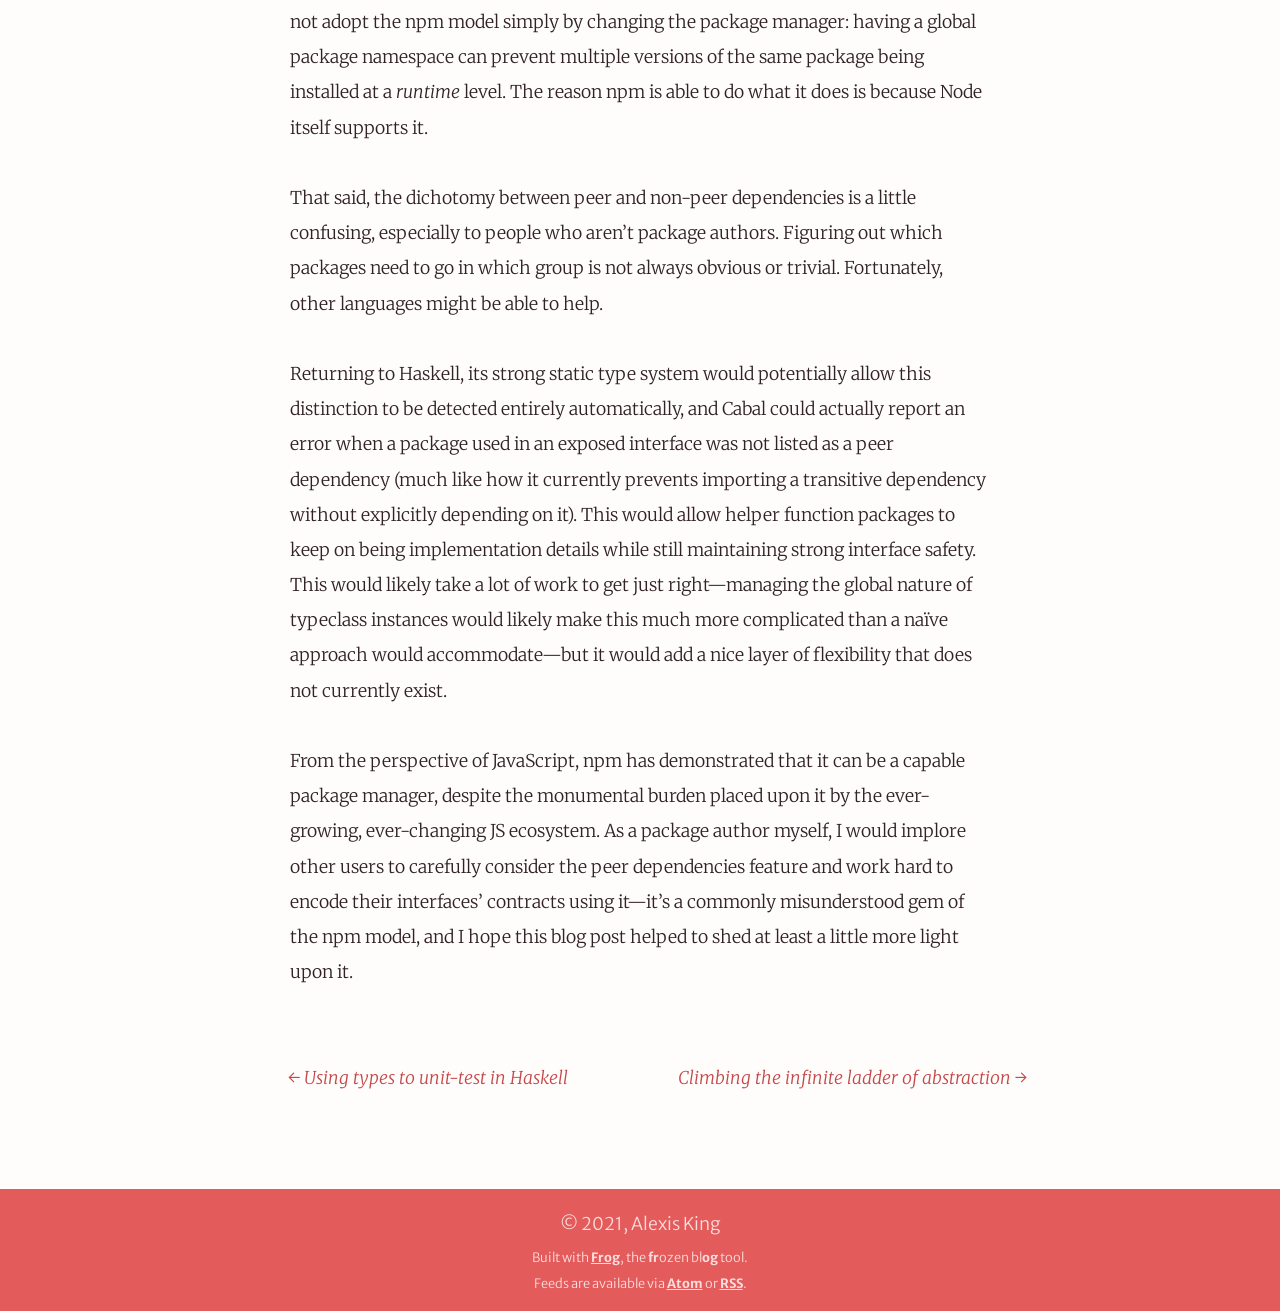
<file: blog/2016/08/24/understanding-the-npm-dependency-model/index.html>
<!DOCTYPE html>
<html lang="en">
  <head>
    <meta charset="utf-8">
    <title>Understanding the npm dependency model</title>
    <meta name="description" content="Currently, npm is _the_ package manager for the frontend world. Sure, there are alternatives, but for the time being, npm seems to have won. Even tools like Bower are being pushed to the wayside in favor of the One True Package Manager, but what’s most in...">
    <meta name="author"      content="Alexis King">
    <meta name="keywords"    content="javascript">
    <meta name="viewport"    content="width=device-width, initial-scale=1.0">
    <link rel="icon"      href="/favicon.ico">
    <link rel="canonical" href="http://lexi-lambda.github.io/blog/2016/08/24/understanding-the-npm-dependency-model/">
    <link rel="next" href="/blog/2016/08/11/climbing-the-infinite-ladder-of-abstraction/">
    <link rel="prev" href="/blog/2016/10/03/using-types-to-unit-test-in-haskell/">
    <!-- CSS -->
    <link rel="stylesheet" type="text/css" href="https://fonts.googleapis.com/css?family=Merriweather+Sans:400,300,300italic,400italic,700,700italic,800,800italic|Merriweather:400,300,300italic,400italic,700,700italic,900,900italic|Fira+Code:300,400,500,600,700">
    <link rel="stylesheet" type="text/css" href="/css/application.min.css">
    <link rel="stylesheet" type="text/css" href="/css/pygments.min.css">
    <!-- Feeds -->
    <link rel="alternate" type="application/atom+xml"
          href="/feeds/all.atom.xml" title="Atom Feed">
    <link rel="alternate" type="application/rss+xml"
          href="/feeds/all.rss.xml" title="RSS Feed">
    <!-- JS -->
    <!-- <script src="/js/application.min.js"></script> -->
    <script type="text/javascript">
      (function(i,s,o,g,r,a,m){i['GoogleAnalyticsObject']=r;i[r]=i[r]||function(){
      (i[r].q=i[r].q||[]).push(arguments)},i[r].l=1*new Date();a=s.createElement(o),
      m=s.getElementsByTagName(o)[0];a.async=1;a.src=g;m.parentNode.insertBefore(a,m)
      })(window,document,'script','//www.google-analytics.com/analytics.js','ga');

      ga('create', 'UA-65250372-1', 'auto');
      ga('send', 'pageview');
    </script>
  </head>
  <body>
    <div id="page-content">
      <!-- Navigation Bar -->
      <header>
        <nav role="navigation" class="navigation-bar">
          <ul class="navigation-items left">
            <li id="blog-title-header"><a href="/"><h1>Alexis King</h1></a></li>
          </ul>
          <ul class="navigation-items center"></ul>
          <ul class="navigation-items right">
            <li><a href="/">Home</a></li>
            <li><a href="/resume.html">About Me</a></li>
          </ul>
        </nav>
      </header>
      <section role="main">
        <!-- Main column -->
        <div class="content" class="col-md-12">



          <article class="main">
  <header>
    <h1 class="title">Understanding the npm dependency model</h1>
    <div class='date-and-tags'>
      <time datetime="2016-08-24T22:50:28">
        2016-08-24
      </time>
      <span style="margin: 0 3px">⦿</span>
      <span class="tags"><a href="/tags/javascript.html">javascript</a></span>
    </div>
  </header>

<p>Currently, <a href="https://www.npmjs.com">npm</a> is <em>the</em> package manager for the frontend world. Sure, there are alternatives, but for the time being, npm seems to have won. Even tools like <a href="https://bower.io">Bower</a> are being pushed to the wayside in favor of the One True Package Manager, but what’s most interesting to me is npm’s relatively novel approach to dependency management. Unfortunately, in my experience, it is actually not particularly well understood, so consider this an attempt to clarify how exactly it works and how it affects <strong>you</strong> as a user or package developer.</p>
<!-- more-->

<h1 id="first-the-basics">First, the basics</h1>

<p>At a high level, npm is not too dissimilar from other package managers for programming languages: packages depend on other packages, and they express those dependencies with <em>version ranges</em>. npm happens to use the <a href="http://semver.org">semver</a> versioning scheme to express those ranges, but the way it performs version resolution is mostly immaterial; what matters is that packages can depend on ranges rather than specific versions of packages.</p>

<p>This is rather important in any ecosystem, since locking a library to a specific set of dependencies could cause significant problems, but it’s actually much less of a problem in npm’s case compared to other, similar package systems. Indeed, it is often safe for a library author to pin a dependency to a specific version without affecting dependent packages or applications. The tricky bit is determining <em>when</em> this is safe and when it’s not, and this is what I so frequently find that people get wrong.</p>

<h1 id="dependency-duplication-and-the-dependency-tree">Dependency duplication and the dependency tree</h1>

<p>Most users of npm (or at least most package authors) eventually learn that, unlike other package managers, npm installs a <em>tree</em> of dependencies. That is, every package installed gets its own set of dependencies rather than forcing every package to share the same canonical set of packages. Obviously, virtually every single package manager in existence has to model a dependency tree at some point, since that’s how dependencies are expressed by programmers.</p>

<p>For example, consider two packages, <code>foo</code> and <code>bar</code>. Each of them have their own set of dependencies, which can be represented as a tree:</p>

<pre><code>foo
├── hello ^0.1.2
└── world ^1.0.7

bar
├── hello ^0.2.8
└── goodbye ^3.4.0</code></pre>

<p>Imagine an application that depends on <em>both</em> <code>foo</code> and <code>bar</code>. Obviously, the <code>world</code> and <code>goodbye</code> dependencies are totally unrelated, so how npm handles them is relatively uninteresting. However, consider the case of <code>hello</code>: both packages require conflicting versions.</p>

<p>Most package managers (including RubyGems/Bundler, pip, and Cabal) would simply barf here, reporting a version conflict. This is because, in most package management models, <strong>only one version of any particular package can be installed at a time</strong>. In that sense, one of the package manager’s primary responsibilities is to figure out a set of package versions that will satisfy every version constraint simultaneously.</p>

<p>In contrast, npm has a somewhat easier job: it’s totally okay with installing different versions of the same package because each package gets its own set of dependencies. In the aforementioned example, the resulting directory structure would look something like this:</p>

<pre><code>node_modules/
├── foo/
│   └── node_modules/
│       ├── hello/
│       └── world/
└── bar/
    └── node_modules/
        ├── hello/
        └── goodbye/</code></pre>

<p>Notably, the directory structure very closely mirrors the actual dependency tree. The above diagram is something of a simplification: in practice, each transitive dependency would have its own <code>node_modules</code> directory and so on, but the directory structure can get pretty messy pretty quickly. (Furthermore, npm 3 performs some optimizations to attempt to share dependencies when it can, but those are ultimately unnecessary to actually understanding the model.)</p>

<p>This model is, of course, extremely simple. The obvious effect is that every package gets its own little sandbox, which works absolutely marvelously for utility libraries like <code>ramda</code>, <code>lodash</code>, or <code>underscore</code>. If <code>foo</code> depends on <code>ramda@^0.19.0</code> but <code>bar</code> depends on <code>ramda@^0.22.0</code>, they can both coexist completely peacefully without any problems.</p>

<p>At first blush, this system is <em>obviously</em> better than the alternative, flat model, so long as the underlying runtime supports the required module loading scheme. However, it is not without drawbacks.</p>

<p>The most apparent downside is a significant increase in code size, given the potential for many, many copies of the same package, all with different versions. An increase in code size can often mean more than just a larger program—it can have a significant impact on performance. Larger programs just don’t fit into CPU caches as easily, and merely having to page a program in and out can significantly slow things down. That’s mostly just a tradeoff, though, since you’re sacrificing performance, not program correctness.</p>

<p>The more insidious problem (and the one that I see crop up quite a lot in the npm ecosystem without much thought) is how dependency isolation can affect cross-package communication.</p>

<h1 id="dependency-isolation-and-values-that-pass-package-boundaries">Dependency isolation and values that pass package boundaries</h1>

<p>The earlier example of using <code>ramda</code> is a place where npm’s default dependency management scheme really shines, given that Ramda just provides a bunch of plain ol’ functions. Passing these around is totally harmless. In fact, mixing functions from two different versions of Ramda would be totally okay! Unfortunately, not all cases are nearly that simple.</p>

<p>Consider, for a moment, <code>react</code>. React components are very much <em>not</em> plain old data; they are complex values that can be extended, instantiated, and rendered in a variety of ways. React represents component structure and state using an internal, private format, using a mixture of carefully arranged keys and values and some of the more powerful features of JavaScript’s object system. This internal structure might very well change between React versions, so a React component defined with <code>react@0.3.0</code> likely won’t work quite right with <code>react@15.3.1</code>.</p>

<p>With that in mind, consider two packages that define their own React components and export them for consumers to use. Looking at their dependency tree, we might see something like this:</p>

<pre><code>awesome-button
└── react ^0.3.0

amazing-modal
└── react ^15.3.1</code></pre>

<p>Given that these two packages use wildly different versions of React, npm would give each of them their own copy of React, as requested, and packages would happily install. However, if you tried to use these components together, they wouldn’t work at all! A newer version of React simply cannot understand an old version’s component, so you would get a (likely confusing) runtime error.</p>

<p>What went wrong? Well, dependency isolation works great when a package’s dependencies are purely implementation details, never observable from outside of a package. However, as soon as a package’s dependency becomes exposed as part of its <em>interface</em>, dependency isolation is not only subtly wrong, it can cause complete failure at runtime. These are cases when traditional dependency management are much better—they will tell you as soon as you attempt to install two packages that they just don’t work together, rather than waiting for you to figure that out for yourself.</p>

<p>This might not sound <em>too</em> bad—after all, JavaScript is a very dynamic language, so static guarantees are mostly few and far between, and your tests should catch these problems should they arise—but it can cause unnecessary issues when two packages <em>can</em> theoretically work together fine, but because npm assigned each one its own copy of a particular package (that is, it wasn’t quite smart enough to figure out it could give them both the same copy), things break down.</p>

<p>Looking outside of npm specifically and considering this model when applied to other languages, it becomes increasingly clear that this won’t do. This blog post was inspired by <a href="https://www.reddit.com/r/haskell/comments/4zc6y3/why_doesnt_cabal_use_a_model_like_that_of_npm/?ref=share&amp;ref_source=link">a Reddit thread discussing the npm model applied to Haskell</a>, and this flaw was touted as a reason why it couldn’t possibly work for such a static language.</p>

<p>Due to the way the JavaScript ecosystem has evolved, it’s true that most people can often get away with this subtle potential for incorrect behavior without any problems. Specifically, JavaScript tends to rely on duck typing rather than more restrictive checks like <code>instanceof</code>, so objects that satisfy the same protocol will still be compatible, even if their implementations aren’t <em>quite</em> the same. However, npm actually provides a robust solution to this problem that allows package authors to explicitly express these “cross-interface” dependencies.</p>

<h2 id="peer-dependencies">Peer dependencies</h2>

<p>Normally, npm package dependencies are listed under a <code>"dependencies"</code> key in the package’s <code>package.json</code> file. There is, however, another, less-used key called <code>"peerDependencies"</code>, which has the same format as the ordinary dependencies list. The difference shows up in how npm performs dependency resolution: rather than getting its own copy of a peer dependency, a package expects that dependency to be provided by its dependent.</p>

<p>This effectively means that peer dependencies are effectively resolved using the “traditional” dependency resolution mechanism that tools like Bundler and Cabal use: there must be one canonical version that satisfies everyone’s constraint. Since npm 3, things are a little bit less straightforward (specifically, peer dependencies are not automatically installed unless a dependent package explicitly depends on the peer package itself), but the basic idea is the same. This means that package authors must make a choice for each dependency they install: should it be a normal dependency or a peer dependency?</p>

<p>This is where I think people tend to get a little lost, even those familiar with the peer dependency mechanism. Fortunately, the answer is relatively simple: is the dependency in question visible in <em>any place</em> in the package’s interface?</p>

<p>This is sometimes hard to see in JavaScript because the “types” are invisible; that is, they are dynamic and rarely explicitly written out. However, just because the types are dynamic does not mean they are not there at runtime (and in the heads of various programmers), so the rule still holds: if the type of a function in a package’s public interface somehow depends on a dependency, it should be a peer dependency.</p>

<p>To make this a little more concrete, let’s look at a couple of examples. First off, let’s take a look at some simple cases, starting with some uses of <code>ramda</code>:</p>

<div class="brush: js">
 <div class="source">
  <pre><span></span><span class="kr">import</span> <span class="p">{</span> <span class="nx">merge</span><span class="p">,</span> <span class="nx">add</span> <span class="p">}</span> <span class="nx">from</span> <span class="s1">&#39;ramda&#39;</span>

<span class="kr">export</span> <span class="kr">const</span> <span class="nx">withDefaultConfig</span> <span class="o">=</span> <span class="p">(</span><span class="nx">config</span><span class="p">)</span> <span class="p">=&gt;</span>
  <span class="nx">merge</span><span class="p">({</span> <span class="nx">path</span><span class="o">:</span> <span class="s1">&#39;.&#39;</span> <span class="p">},</span> <span class="nx">config</span><span class="p">)</span>

<span class="kr">export</span> <span class="kr">const</span> <span class="nx">add5</span> <span class="o">=</span> <span class="nx">add</span><span class="p">(</span><span class="mi">5</span><span class="p">)</span>
</pre></div>

</div>

<p>The first example here is pretty obvious: in <code>withDefaultConfig</code>, <code>merge</code> is used purely as an implementation detail, so it’s safe, and it’s not part of the module’s interface. In <code>add5</code>, the example is a little trickier: the result of <code>add(5)</code> is a partially-applied function created by Ramda, so technically, a Ramda-created value is a part of this module’s interface. However, the contract <code>add5</code> has with the outside world is simply that it is a JavaScript function that adds five to its argument, and it doesn’t depend on any Ramda-specific functionality, so <code>ramda</code> can safely be a non-peer dependency.</p>

<p>Now let’s look at another example using the <code>jpeg</code> image library:</p>

<div class="brush: js">
 <div class="source">
  <pre><span></span><span class="kr">import</span> <span class="p">{</span> <span class="nx">Jpeg</span> <span class="p">}</span> <span class="nx">from</span> <span class="s1">&#39;jpeg&#39;</span>

<span class="kr">export</span> <span class="kr">const</span> <span class="nx">createSquareBuffer</span> <span class="o">=</span> <span class="p">(</span><span class="nx">size</span><span class="p">,</span> <span class="nx">cb</span><span class="p">)</span> <span class="p">=&gt;</span>
  <span class="nx">createSquareJpeg</span><span class="p">(</span><span class="nx">size</span><span class="p">).</span><span class="nx">encode</span><span class="p">(</span><span class="nx">cb</span><span class="p">)</span>

<span class="kr">export</span> <span class="kr">const</span> <span class="nx">createSquareJpeg</span> <span class="o">=</span> <span class="p">(</span><span class="nx">size</span><span class="p">)</span> <span class="p">=&gt;</span>
  <span class="k">new</span> <span class="nx">Jpeg</span><span class="p">(</span><span class="nx">Buffer</span><span class="p">.</span><span class="nx">alloc</span><span class="p">(</span><span class="nx">size</span> <span class="o">*</span> <span class="nx">size</span><span class="p">,</span> <span class="mi">0</span><span class="p">),</span> <span class="nx">size</span><span class="p">,</span> <span class="nx">size</span><span class="p">)</span>
</pre></div>

</div>

<p>In this case, the <code>createSquareBuffer</code> function invokes a callback with an ordinary Node.js <code>Buffer</code> object, so the <code>jpeg</code> library is an implementation detail. If that were the only function exposed by this module, <code>jpeg</code> could safely be a non-peer dependency. However, the <code>createSquareJpeg</code> function violates that rule: it returns a <code>Jpeg</code> object, which is an opaque value with a structure defined exclusively by the <code>jpeg</code> library. Therefore, a package with the above module <em>must</em> list <code>jpeg</code> as a peer dependency.</p>

<p>This sort of restriction works in reverse, too. For example, consider the following module:</p>

<div class="brush: js">
 <div class="source">
  <pre><span></span><span class="kr">import</span> <span class="p">{</span> <span class="nx">writeFile</span> <span class="p">}</span> <span class="nx">from</span> <span class="s1">&#39;fs&#39;</span>

<span class="kr">export</span> <span class="kr">const</span> <span class="nx">writeJpeg</span> <span class="o">=</span> <span class="p">(</span><span class="nx">filename</span><span class="p">,</span> <span class="nx">jpeg</span><span class="p">,</span> <span class="nx">cb</span><span class="p">)</span> <span class="p">=&gt;</span>
  <span class="nx">jpeg</span><span class="p">.</span><span class="nx">encode</span><span class="p">((</span><span class="nx">image</span><span class="p">)</span> <span class="p">=&gt;</span> <span class="nx">fs</span><span class="p">.</span><span class="nx">writeFile</span><span class="p">(</span><span class="nx">filename</span><span class="p">,</span> <span class="nx">image</span><span class="p">,</span> <span class="nx">cb</span><span class="p">))</span>
</pre></div>

</div>

<p>The above module does not even <em>import</em> the <code>jpeg</code> package, yet it implicitly depends on the <code>encode</code> method of the <code>Jpeg</code> interface. Therefore, despite not even explicitly using it anywhere in the code, a package containing the above module should include <code>jpeg</code> as a peer dependency.</p>

<p>They key is to carefully consider what contract your modules have with their dependents. If those contracts involve other packages in any way, they should be peer dependencies. If they don’t, they should be ordinary dependencies.</p>

<h1 id="applying-the-npm-model-to-other-programming-languages">Applying the npm model to other programming languages</h1>

<p>The npm model of package management is more complicated than that of other languages, but it provides a real advantage: implementation details are kept as implementation details. In other systems, it’s quite possible to find yourself in “dependency hell”, when you personally know that the version conflict reported by your package manager is not a real problem, but because the package system must pick a single canonical version, there’s no way to make progress without adjusting code in your dependencies. This is extremely frustrating.</p>

<p>This sort of dependency isolation is not the most advanced form of package management in existence—indeed, far from it—but it’s definitely more powerful than most other mainstream systems out there. Of course, most other languages could not adopt the npm model simply by changing the package manager: having a global package namespace can prevent multiple versions of the same package being installed at a <em>runtime</em> level. The reason npm is able to do what it does is because Node itself supports it.</p>

<p>That said, the dichotomy between peer and non-peer dependencies is a little confusing, especially to people who aren’t package authors. Figuring out which packages need to go in which group is not always obvious or trivial. Fortunately, other languages might be able to help.</p>

<p>Returning to Haskell, its strong static type system would potentially allow this distinction to be detected entirely automatically, and Cabal could actually report an error when a package used in an exposed interface was not listed as a peer dependency (much like how it currently prevents importing a transitive dependency without explicitly depending on it). This would allow helper function packages to keep on being implementation details while still maintaining strong interface safety. This would likely take a lot of work to get just right—managing the global nature of typeclass instances would likely make this much more complicated than a naïve approach would accommodate—but it would add a nice layer of flexibility that does not currently exist.</p>

<p>From the perspective of JavaScript, npm has demonstrated that it can be a capable package manager, despite the monumental burden placed upon it by the ever-growing, ever-changing JS ecosystem. As a package author myself, I would implore other users to carefully consider the peer dependencies feature and work hard to encode their interfaces’ contracts using it—it’s a commonly misunderstood gem of the npm model, and I hope this blog post helped to shed at least a little more light upon it.</p>
  <footer>
    <ul class="pager">
      <li class="previous">
        <a href="/blog/2016/10/03/using-types-to-unit-test-in-haskell/">&larr; <em>Using types to unit-test in Haskell</em></a>
      </li>
      <li class="next">
        <a href="/blog/2016/08/11/climbing-the-infinite-ladder-of-abstraction/"><em>Climbing the infinite ladder of abstraction</em> &rarr;</a>
      </li>
    </ul>
  </footer>
</article>
        </div>
      </section>
      <footer>
        <div class="content">
          <h2 id="copyright-notice">© 2021, Alexis King</h2>
          <h3>
            Built with <a href="https://github.com/greghendershott/frog">Frog</a>, the
            <strong>fr</strong>ozen bl<strong>og</strong> tool.
          </h3>
          <h3>
            Feeds are available via <a href="/feeds/all.atom.xml">Atom</a>
            or <a href="/feeds/all.rss.xml">RSS</a>.
          </h3>
        </div>
      </footer>
    </div>
  </body>
</html>
</file>
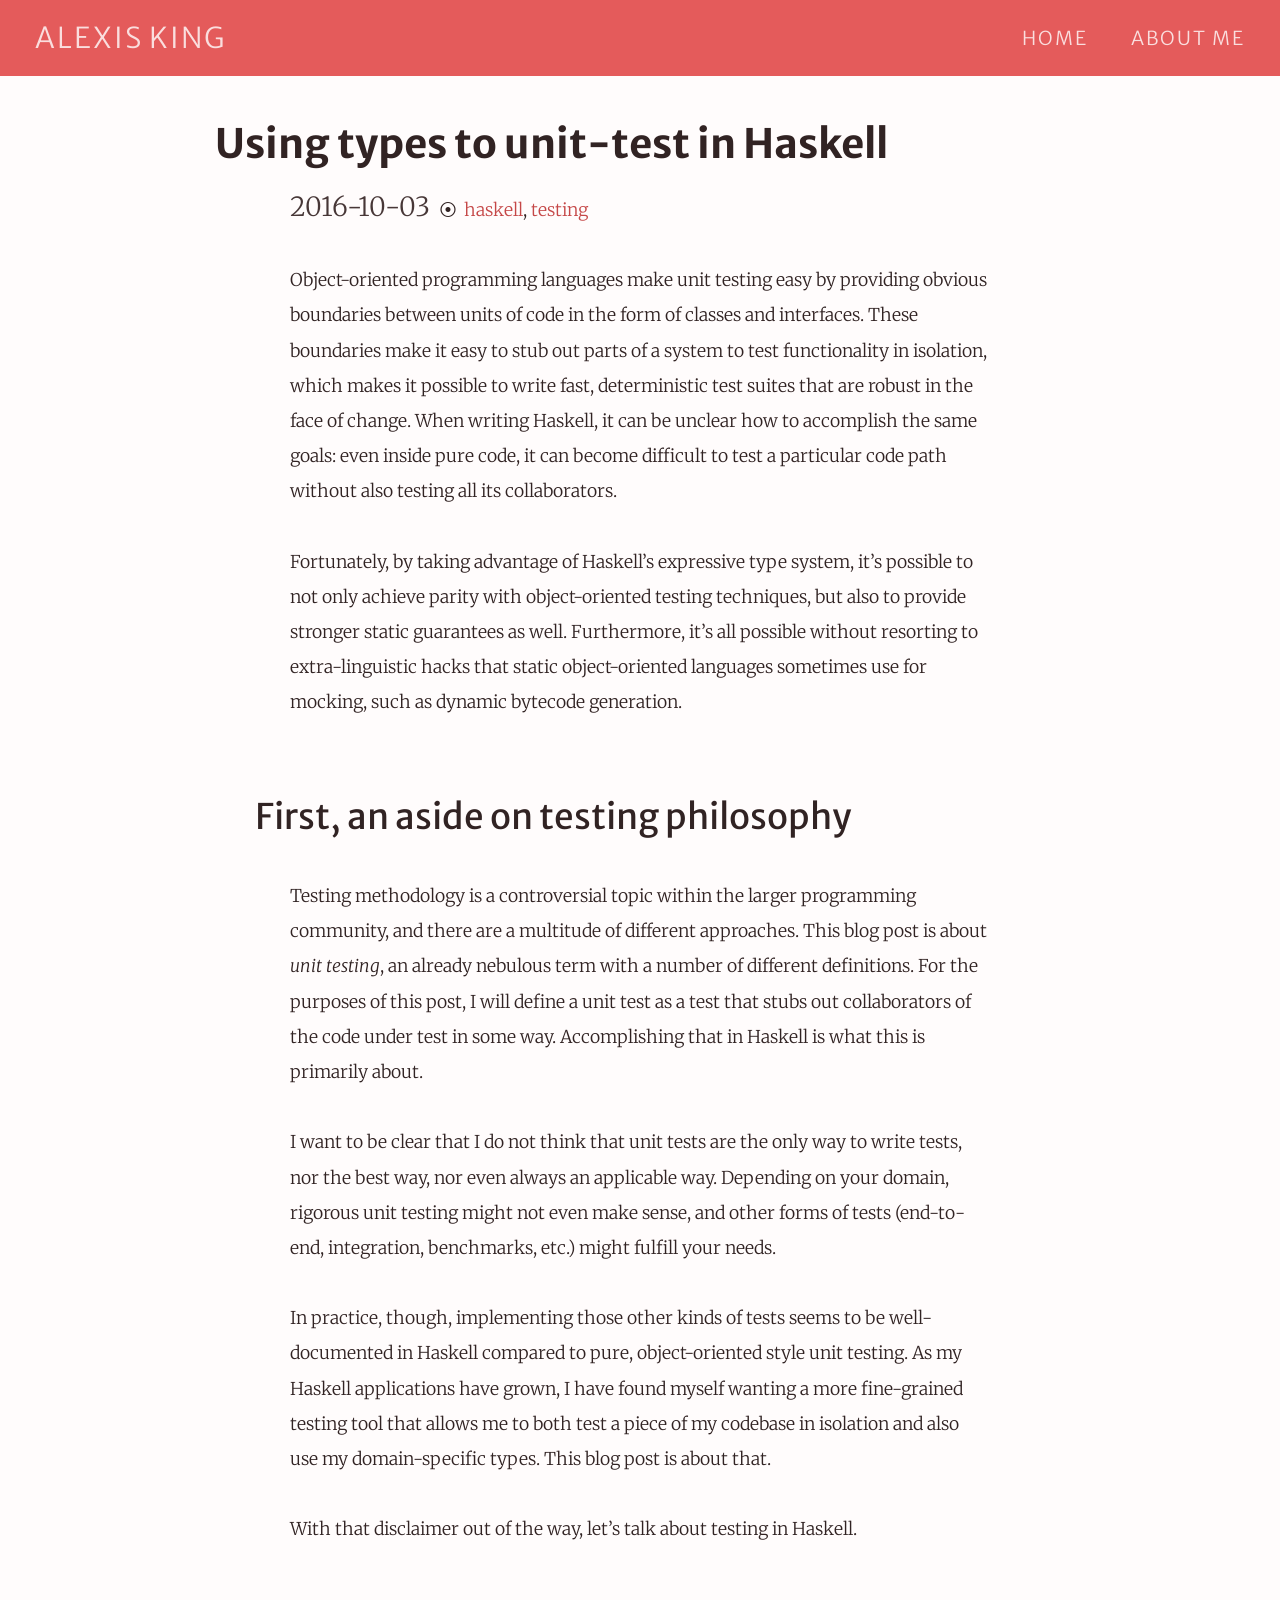
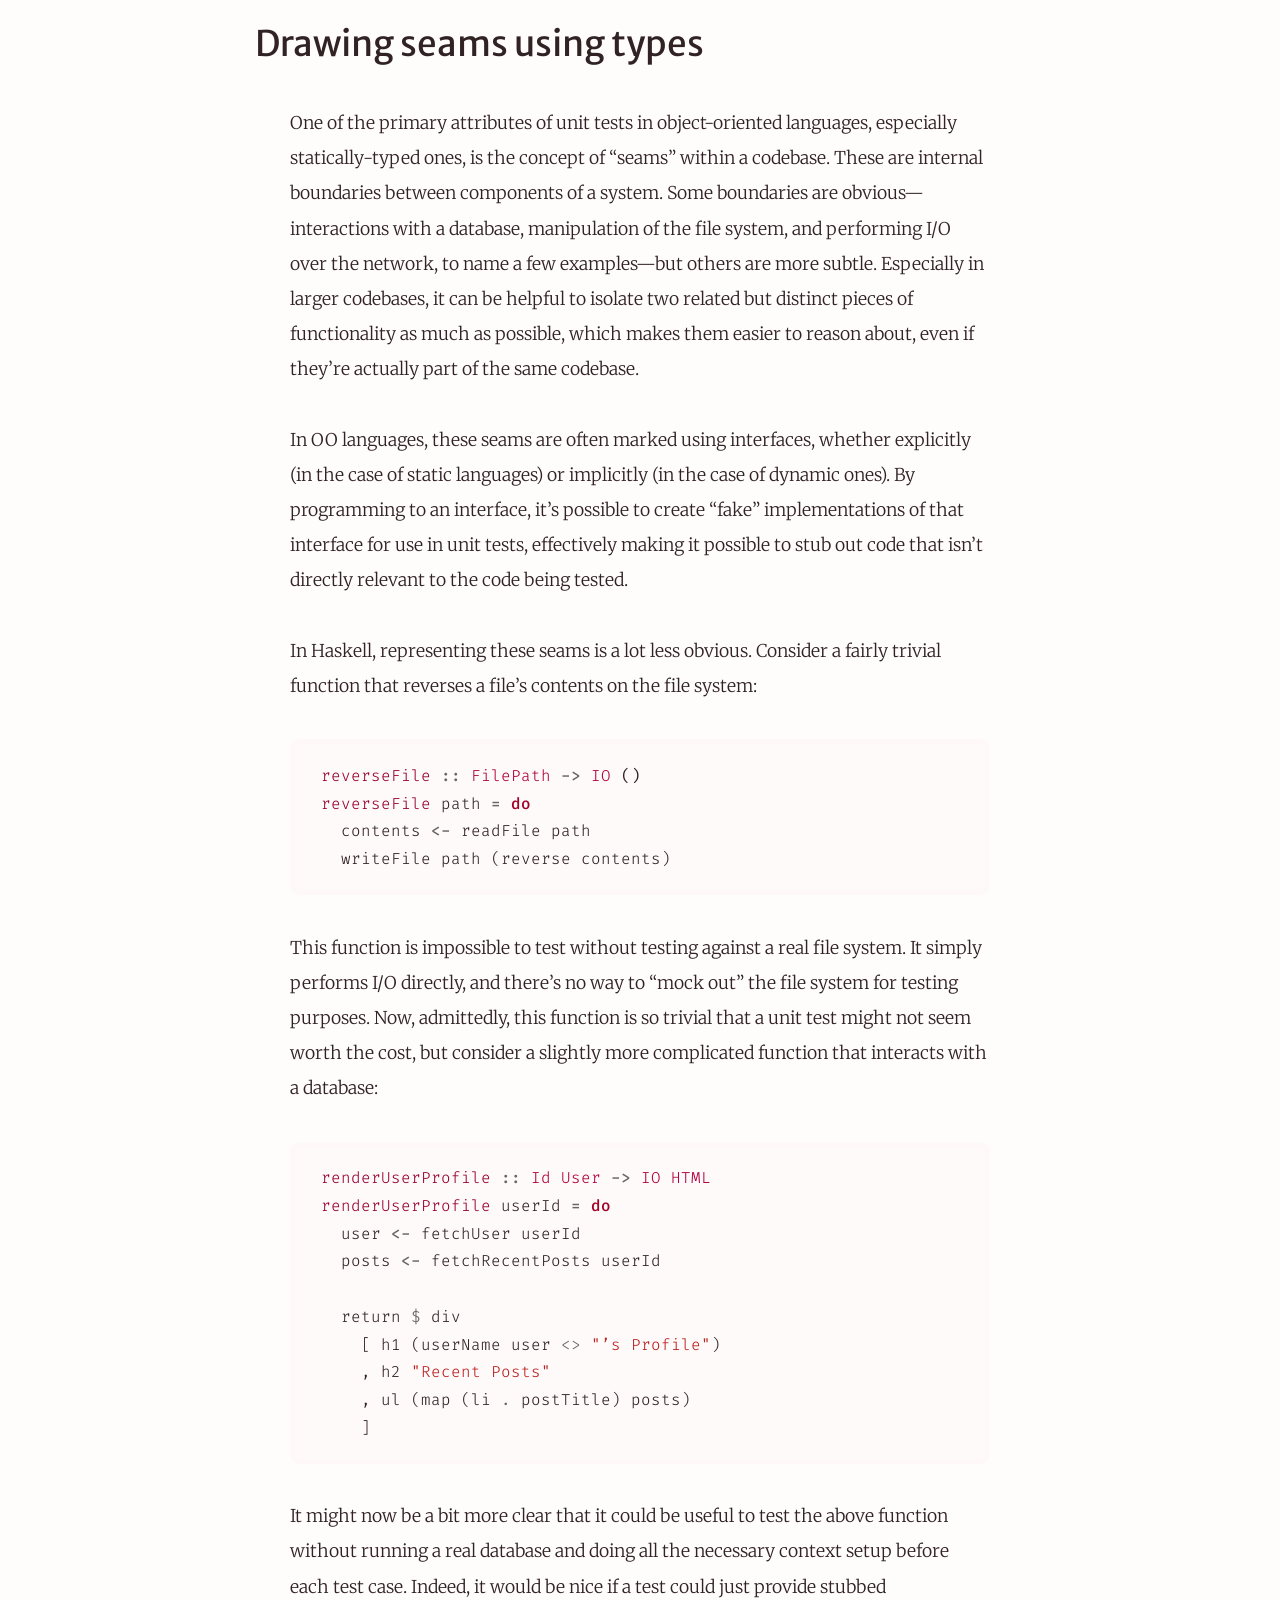
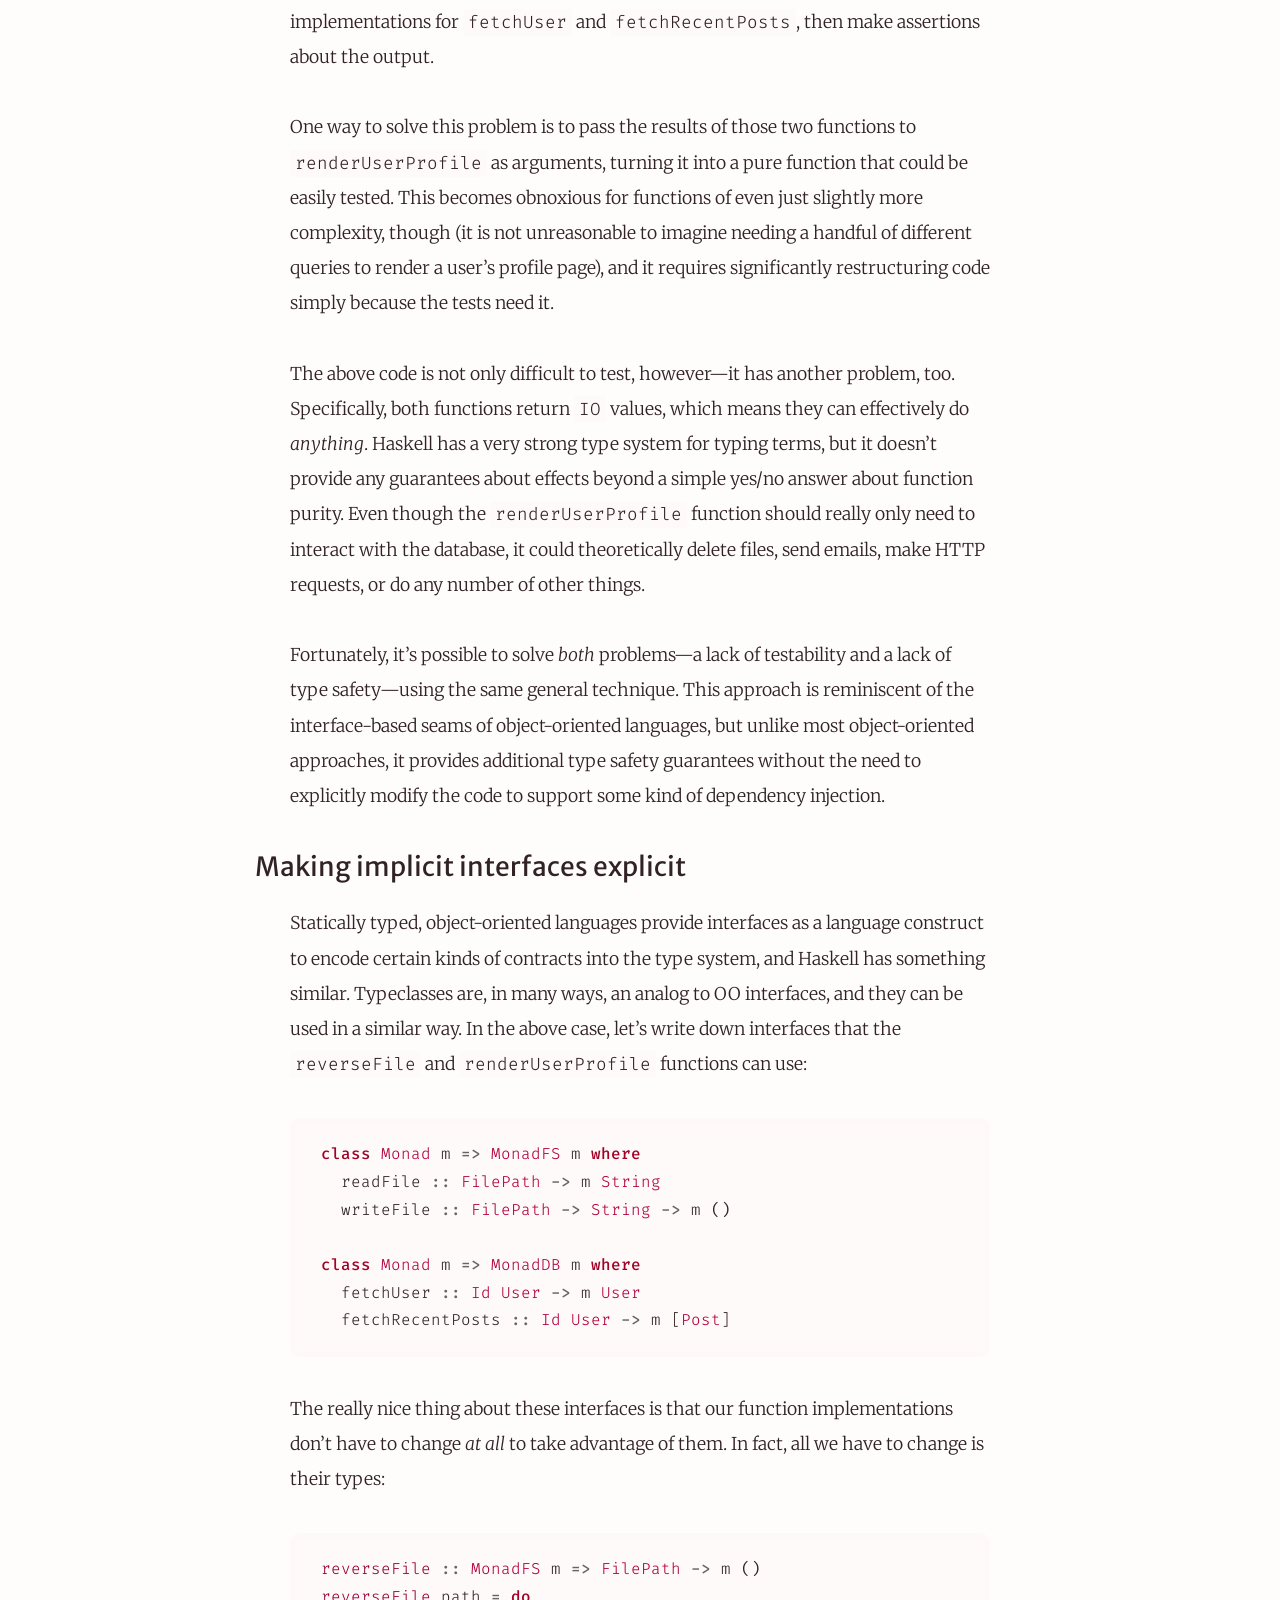
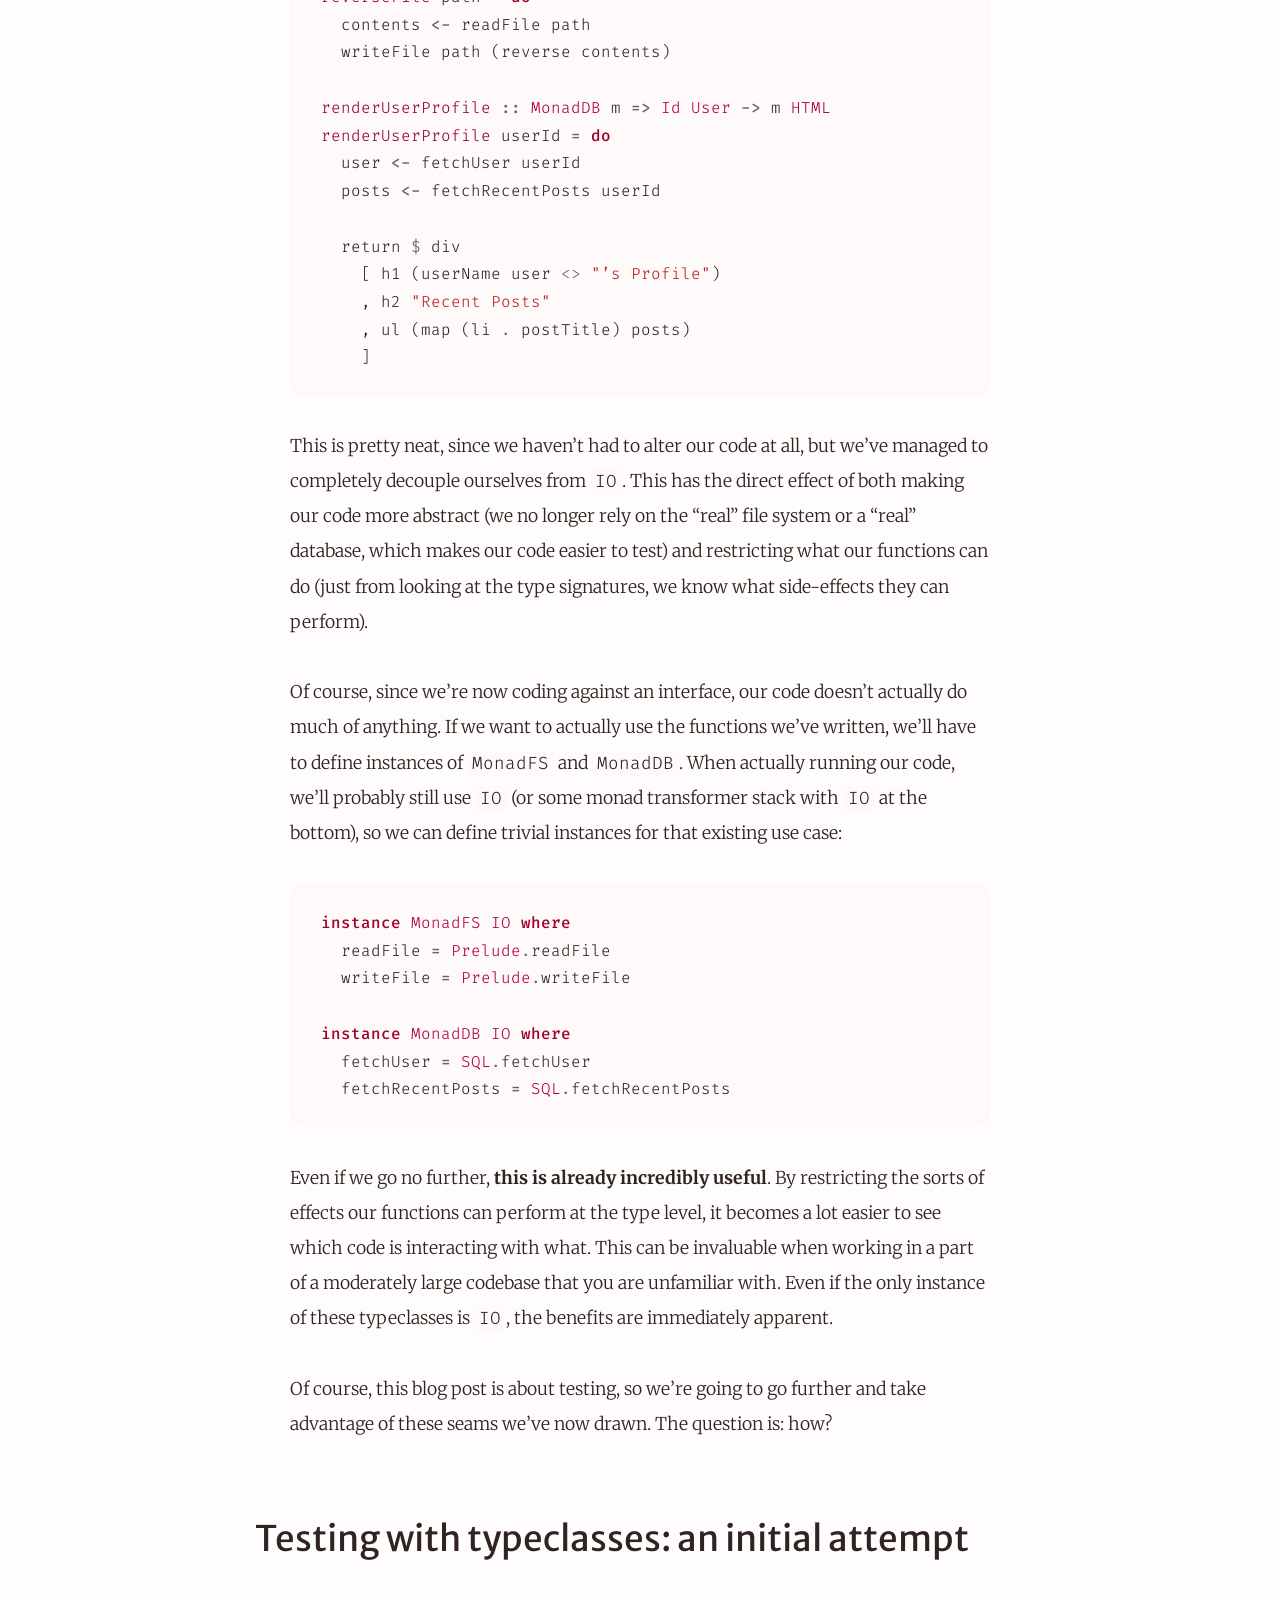
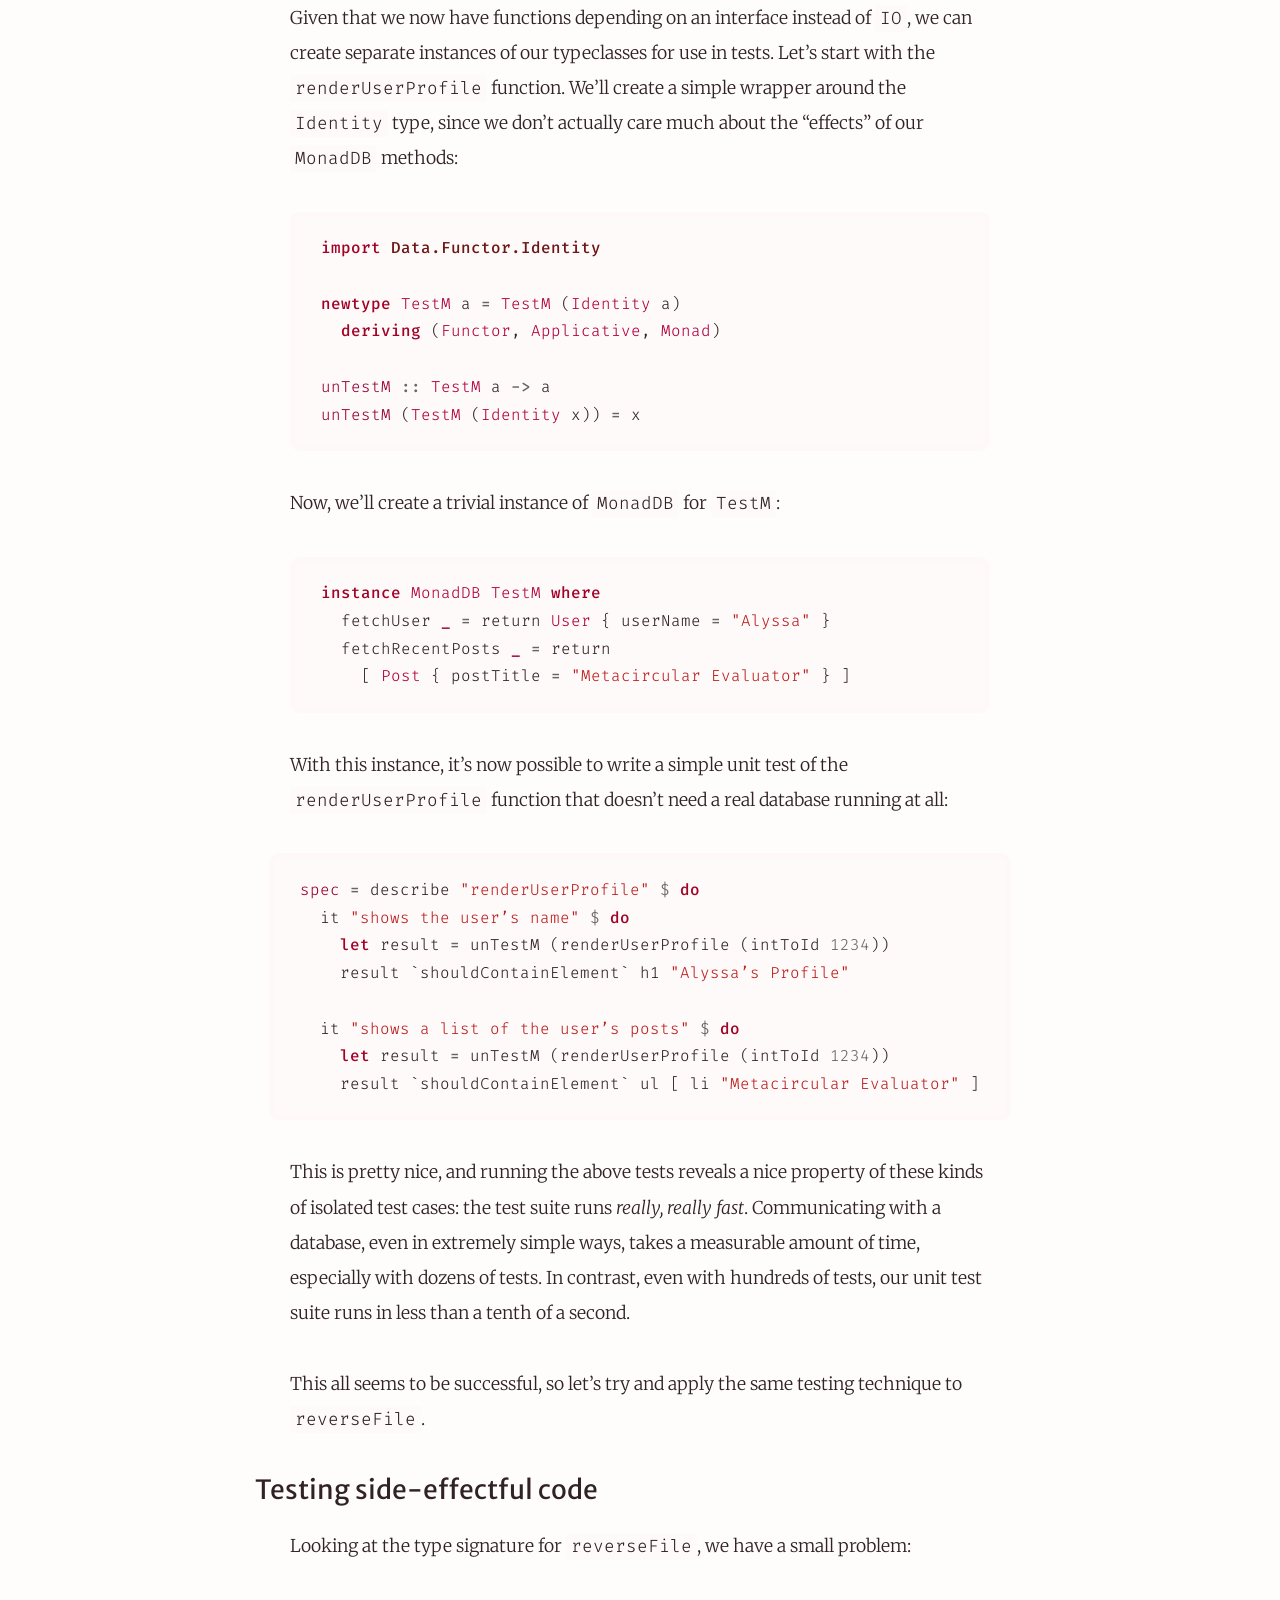
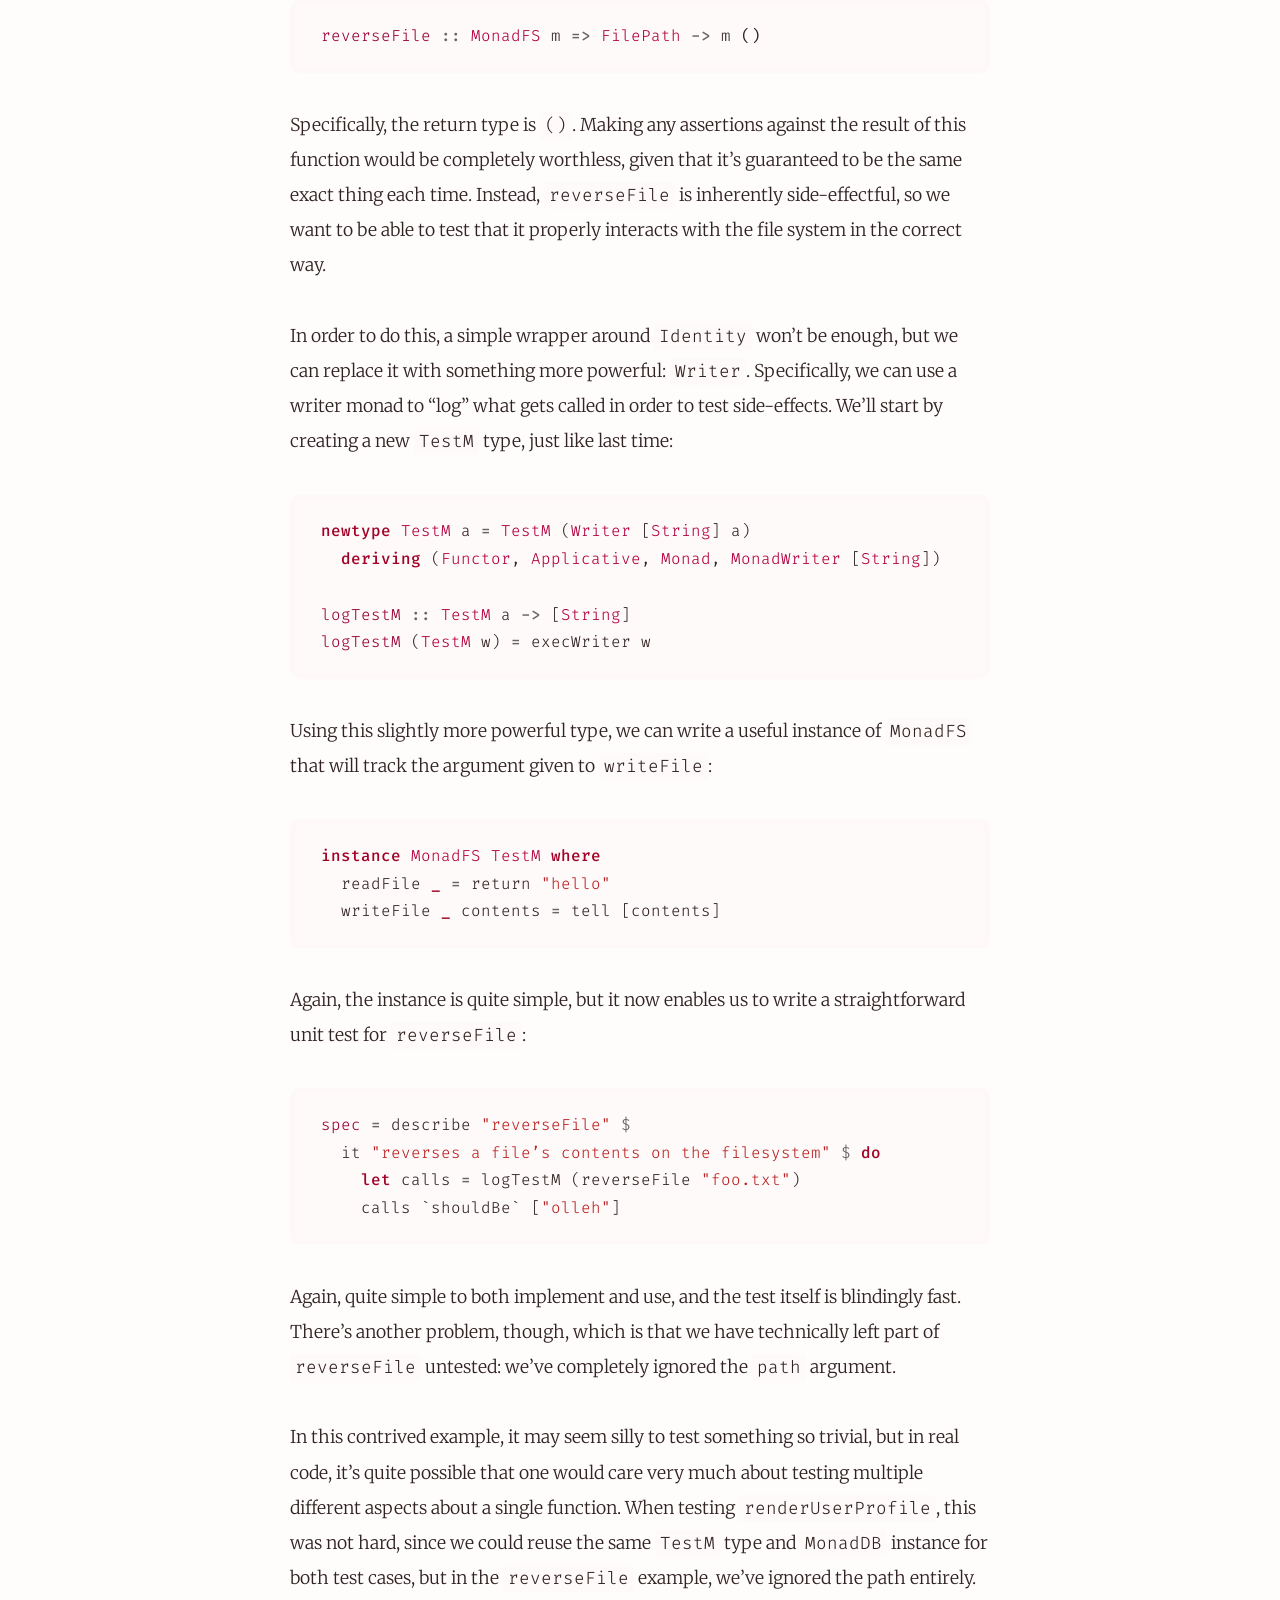
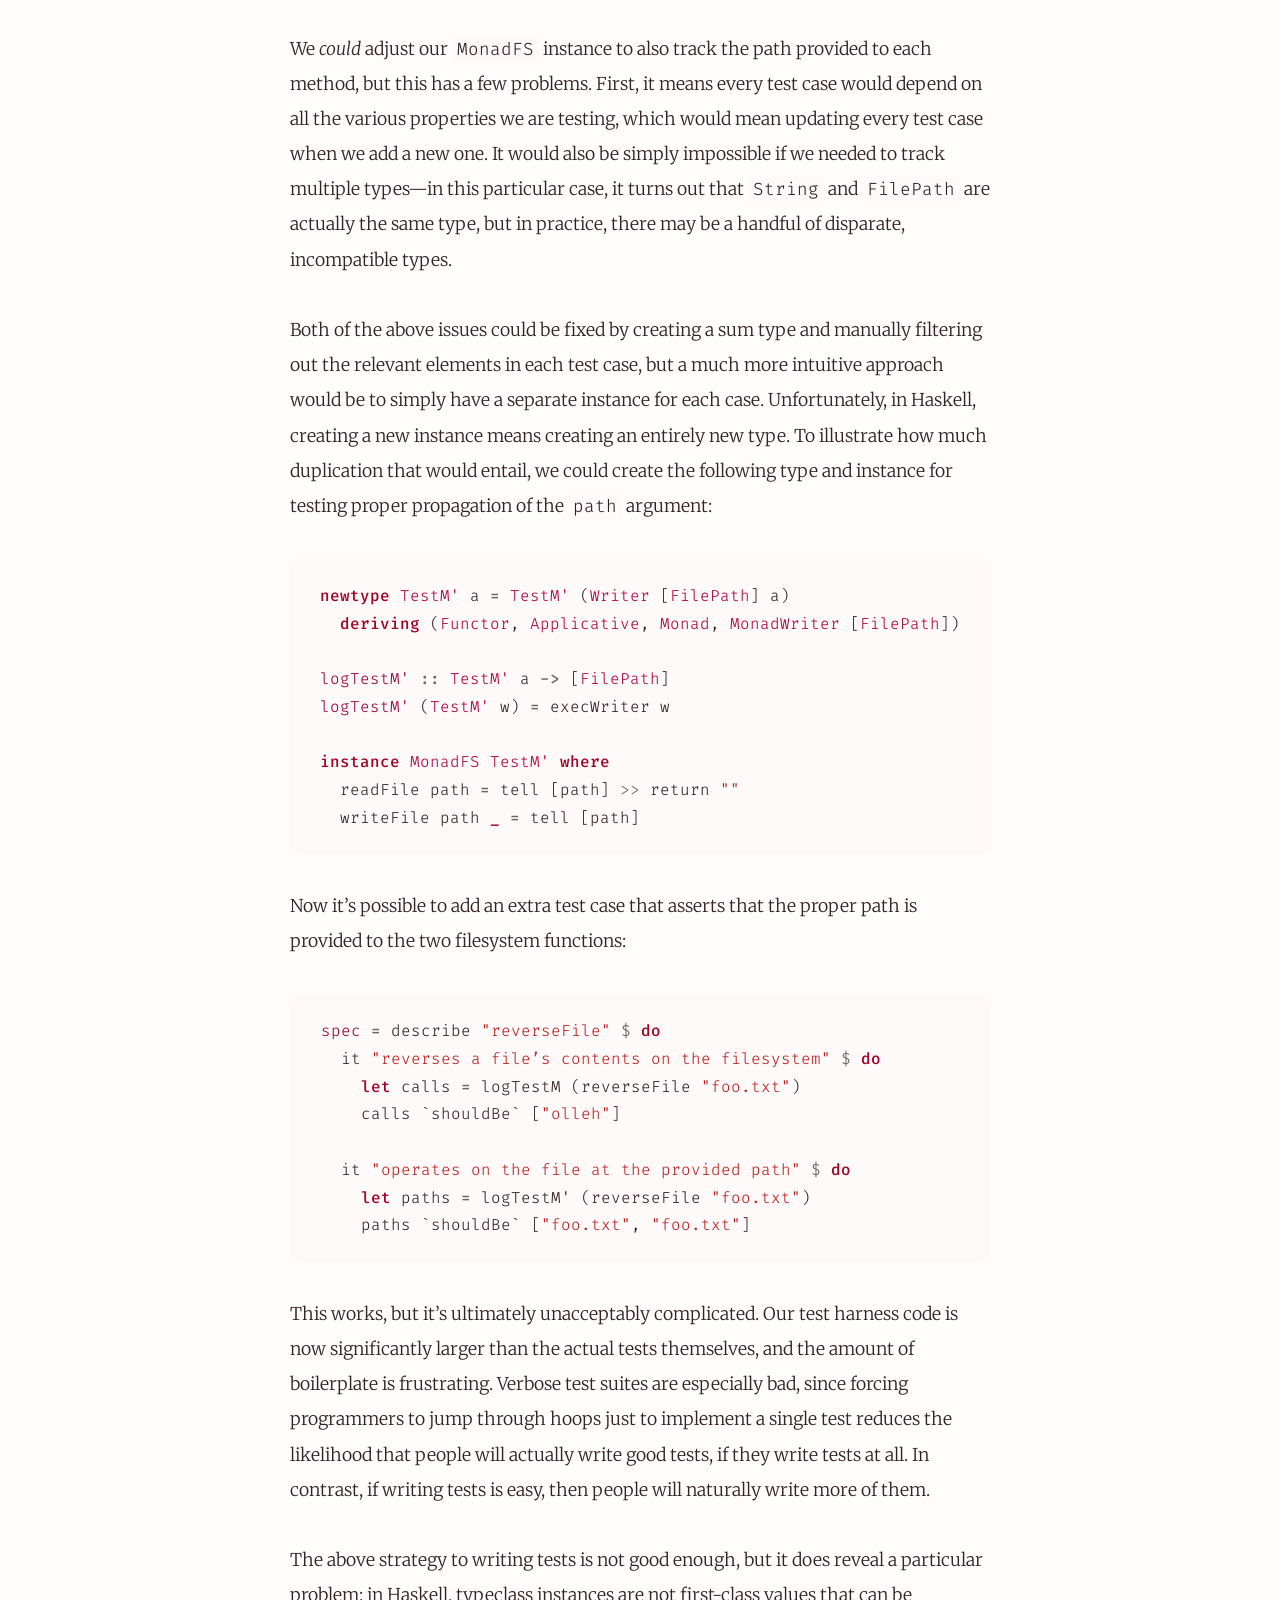
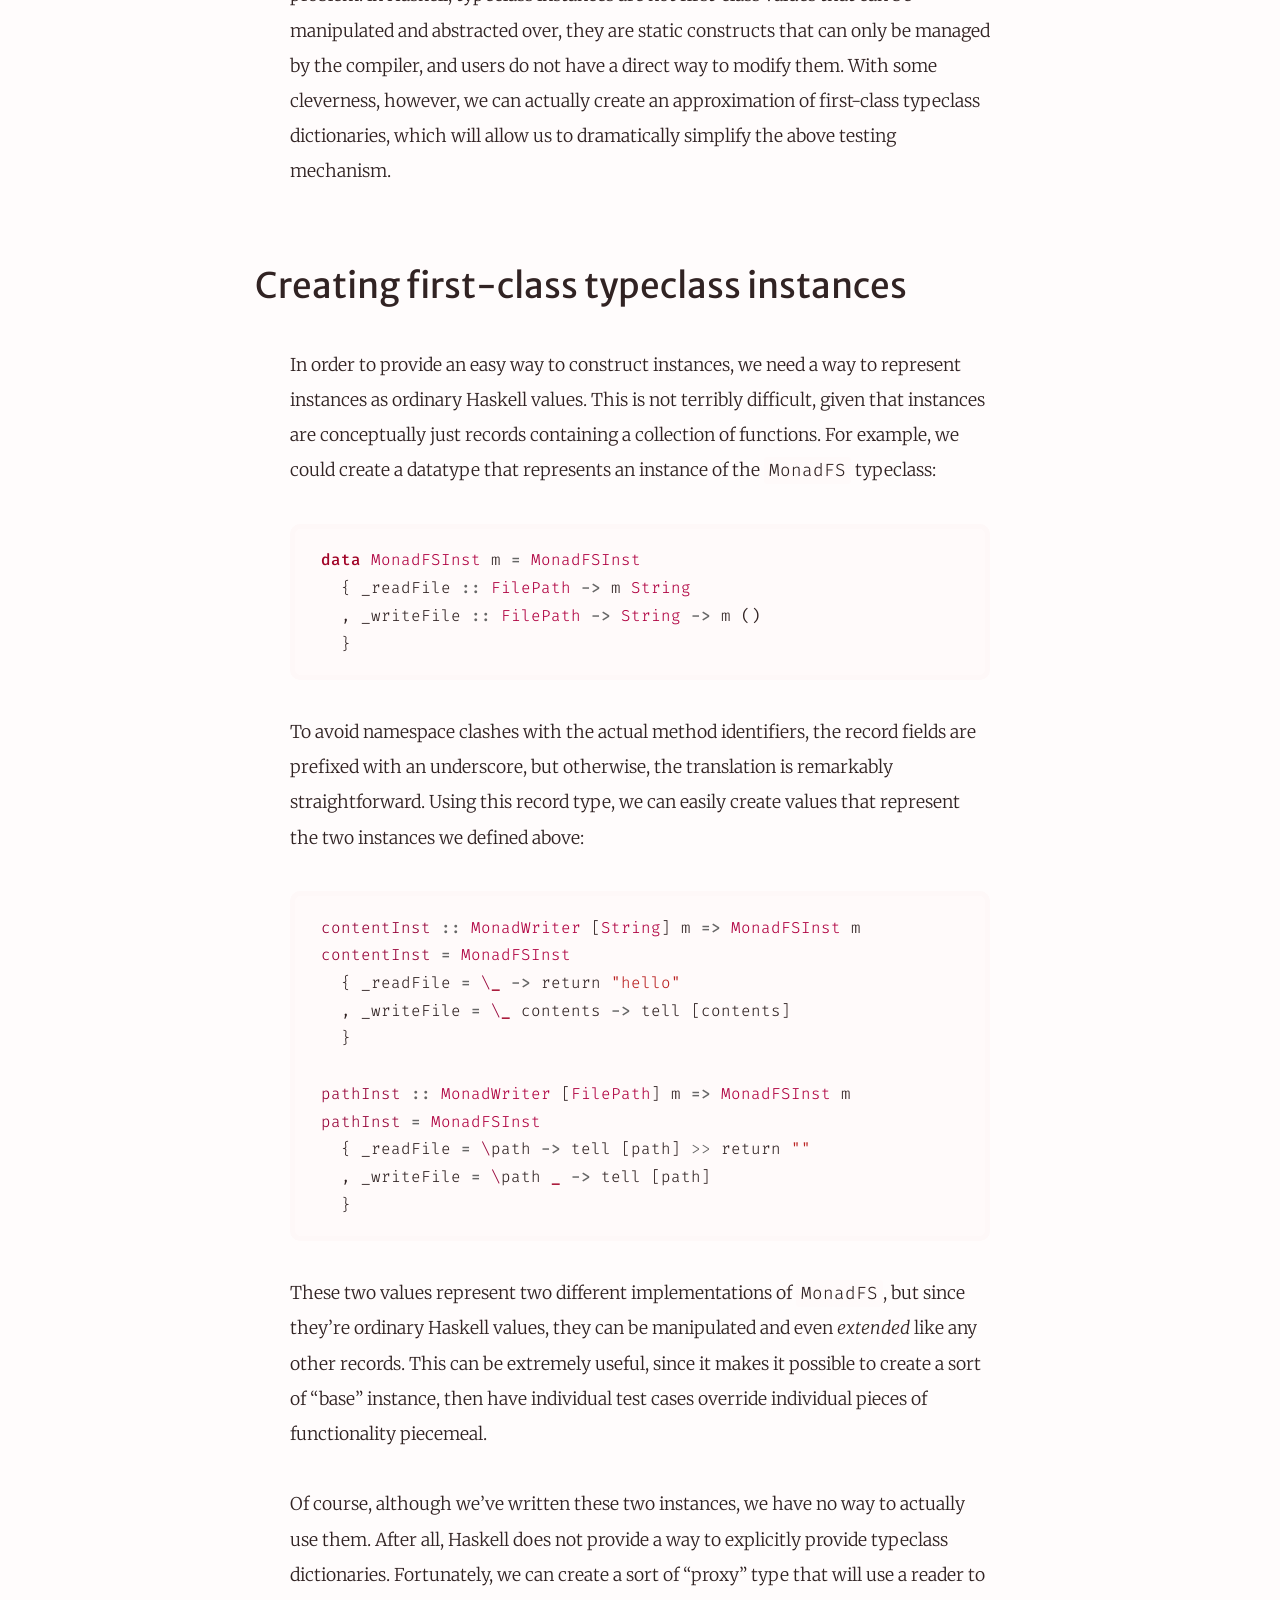
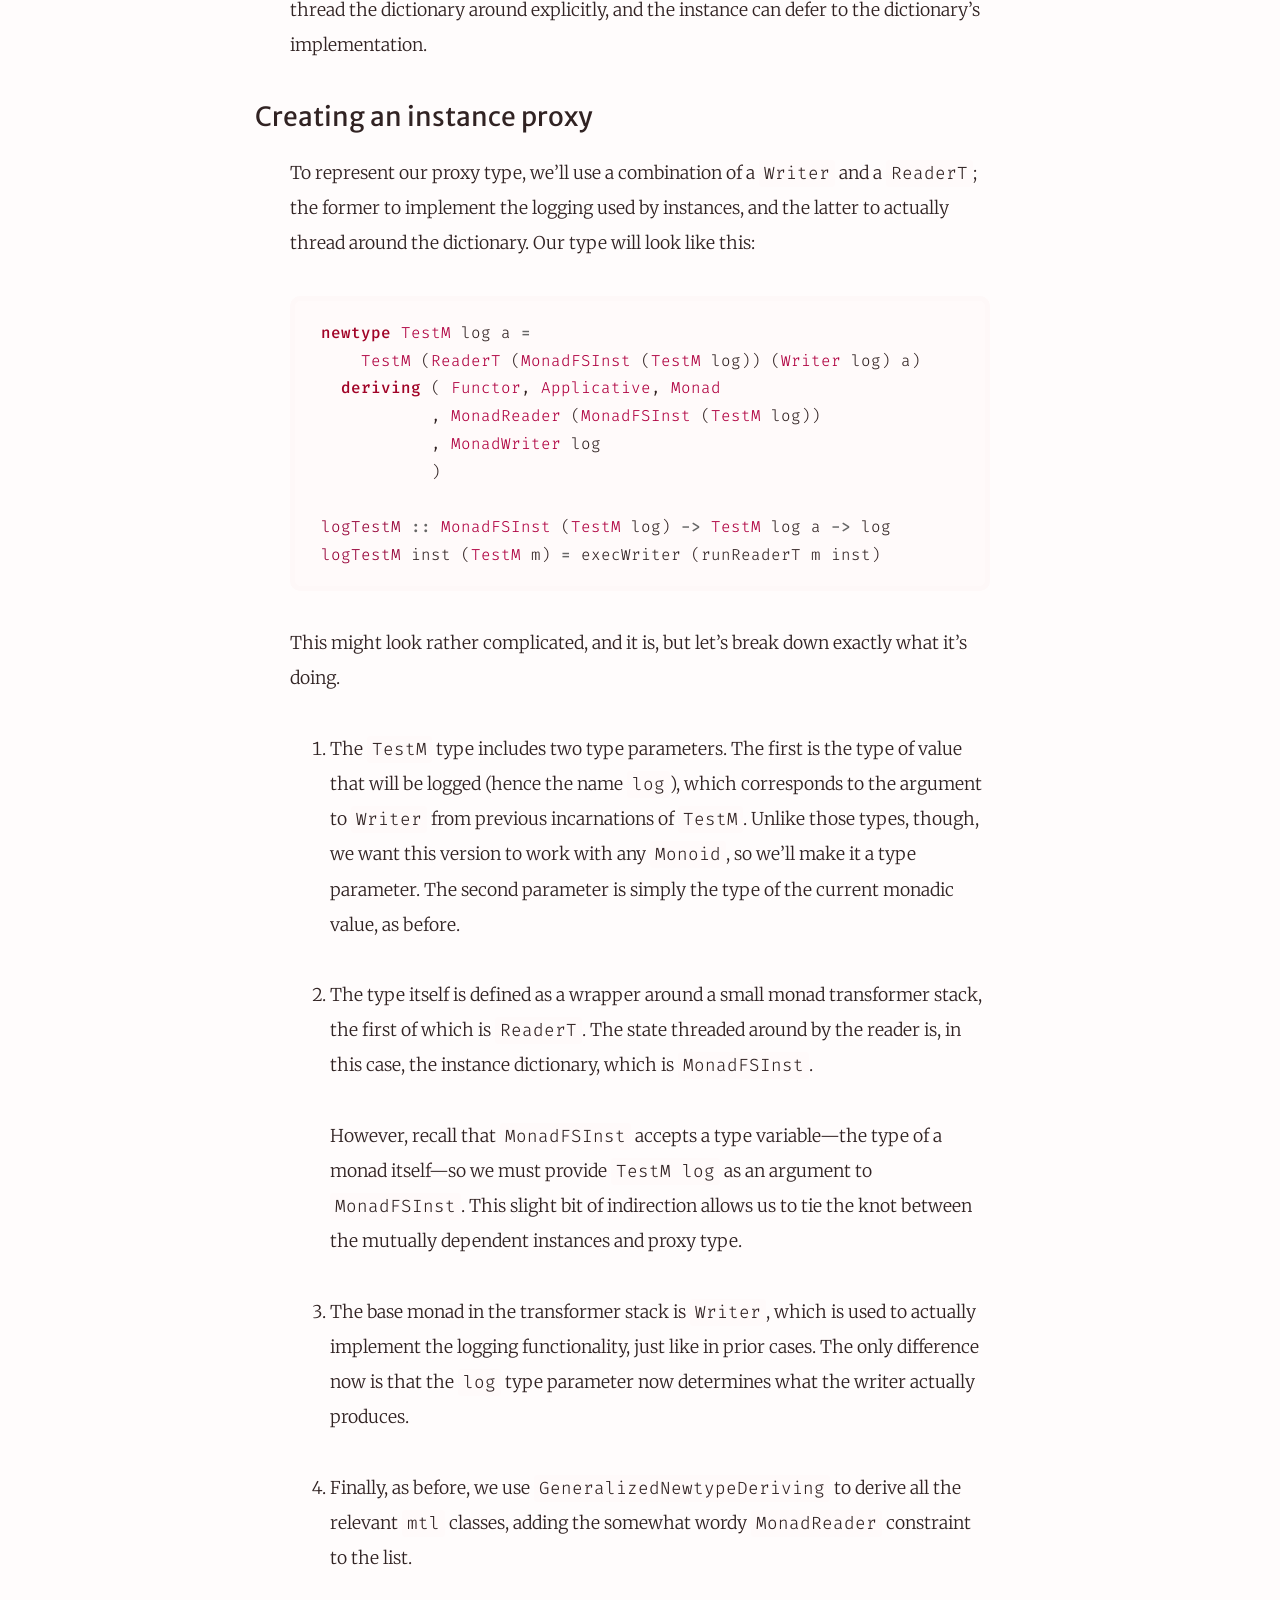
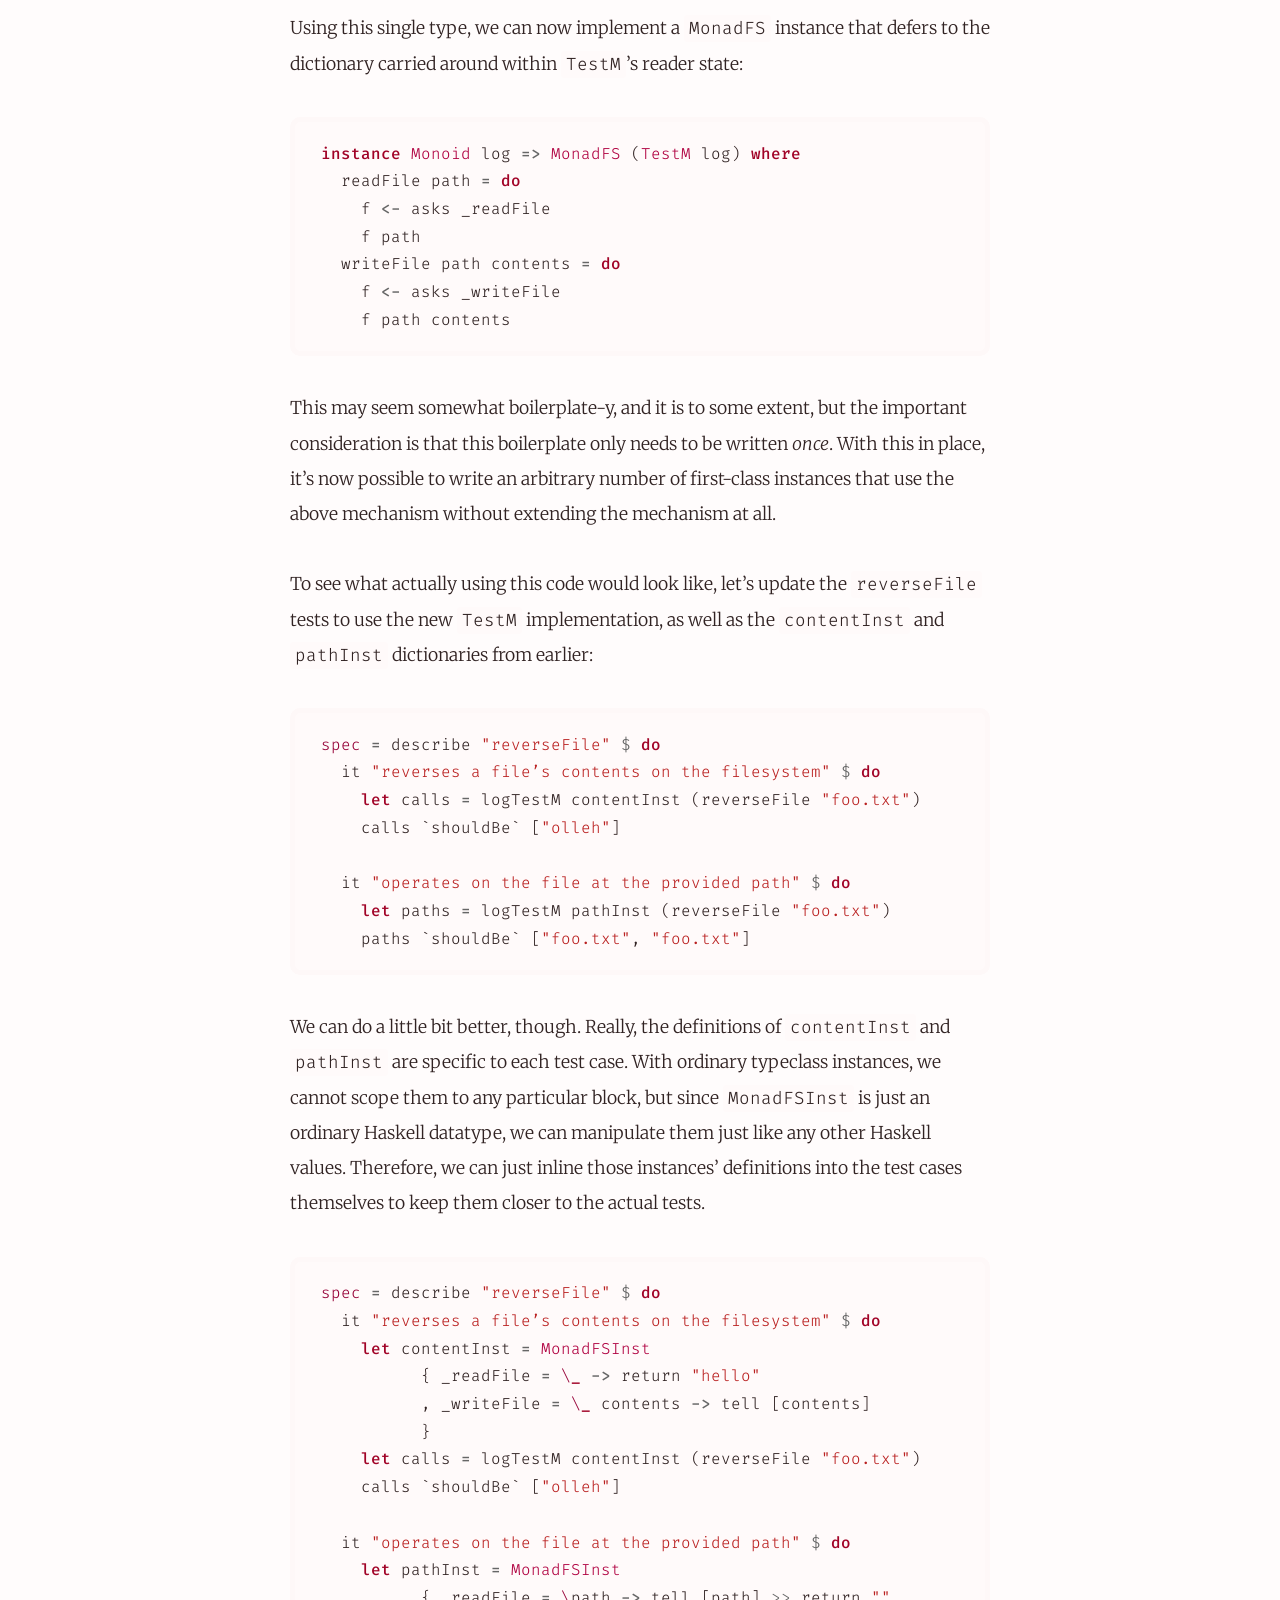
<file: blog/2016/10/03/using-types-to-unit-test-in-haskell/index.html>
<!DOCTYPE html>
<html lang="en">
  <head>
    <meta charset="utf-8">
    <title>Using types to unit-test in Haskell</title>
    <meta name="description" content="Object-oriented programming languages make unit testing easy by providing obvious boundaries between units of code in the form of classes and interfaces. These boundaries make it easy to stub out parts of a system to test functionality in isolation, which...">
    <meta name="author"      content="Alexis King">
    <meta name="keywords"    content="haskell, testing">
    <meta name="viewport"    content="width=device-width, initial-scale=1.0">
    <link rel="icon"      href="/favicon.ico">
    <link rel="canonical" href="http://lexi-lambda.github.io/blog/2016/10/03/using-types-to-unit-test-in-haskell/">
    <link rel="next" href="/blog/2016/08/24/understanding-the-npm-dependency-model/">
    <link rel="prev" href="/blog/2017/01/02/rascal-a-haskell-with-more-parentheses/">
    <!-- CSS -->
    <link rel="stylesheet" type="text/css" href="https://fonts.googleapis.com/css?family=Merriweather+Sans:400,300,300italic,400italic,700,700italic,800,800italic|Merriweather:400,300,300italic,400italic,700,700italic,900,900italic|Fira+Code:300,400,500,600,700">
    <link rel="stylesheet" type="text/css" href="/css/application.min.css">
    <link rel="stylesheet" type="text/css" href="/css/pygments.min.css">
    <!-- Feeds -->
    <link rel="alternate" type="application/atom+xml"
          href="/feeds/all.atom.xml" title="Atom Feed">
    <link rel="alternate" type="application/rss+xml"
          href="/feeds/all.rss.xml" title="RSS Feed">
    <!-- JS -->
    <!-- <script src="/js/application.min.js"></script> -->
    <script type="text/javascript">
      (function(i,s,o,g,r,a,m){i['GoogleAnalyticsObject']=r;i[r]=i[r]||function(){
      (i[r].q=i[r].q||[]).push(arguments)},i[r].l=1*new Date();a=s.createElement(o),
      m=s.getElementsByTagName(o)[0];a.async=1;a.src=g;m.parentNode.insertBefore(a,m)
      })(window,document,'script','//www.google-analytics.com/analytics.js','ga');

      ga('create', 'UA-65250372-1', 'auto');
      ga('send', 'pageview');
    </script>
  </head>
  <body>
    <div id="page-content">
      <!-- Navigation Bar -->
      <header>
        <nav role="navigation" class="navigation-bar">
          <ul class="navigation-items left">
            <li id="blog-title-header"><a href="/"><h1>Alexis King</h1></a></li>
          </ul>
          <ul class="navigation-items center"></ul>
          <ul class="navigation-items right">
            <li><a href="/">Home</a></li>
            <li><a href="/resume.html">About Me</a></li>
          </ul>
        </nav>
      </header>
      <section role="main">
        <!-- Main column -->
        <div class="content" class="col-md-12">



          <article class="main">
  <header>
    <h1 class="title">Using types to unit-test in Haskell</h1>
    <div class='date-and-tags'>
      <time datetime="2016-10-03T01:20:43">
        2016-10-03
      </time>
      <span style="margin: 0 3px">⦿</span>
      <span class="tags"><a href="/tags/haskell.html">haskell</a>, <a href="/tags/testing.html">testing</a></span>
    </div>
  </header>

<p>Object-oriented programming languages make unit testing easy by providing obvious boundaries between units of code in the form of classes and interfaces. These boundaries make it easy to stub out parts of a system to test functionality in isolation, which makes it possible to write fast, deterministic test suites that are robust in the face of change. When writing Haskell, it can be unclear how to accomplish the same goals: even inside pure code, it can become difficult to test a particular code path without also testing all its collaborators.</p>

<p>Fortunately, by taking advantage of Haskell’s expressive type system, it’s possible to not only achieve parity with object-oriented testing techniques, but also to provide stronger static guarantees as well. Furthermore, it’s all possible without resorting to extra-linguistic hacks that static object-oriented languages sometimes use for mocking, such as dynamic bytecode generation.</p>
<!-- more-->

<h1 id="first-an-aside-on-testing-philosophy">First, an aside on testing philosophy</h1>

<p>Testing methodology is a controversial topic within the larger programming community, and there are a multitude of different approaches. This blog post is about <em>unit testing</em>, an already nebulous term with a number of different definitions. For the purposes of this post, I will define a unit test as a test that stubs out collaborators of the code under test in some way. Accomplishing that in Haskell is what this is primarily about.</p>

<p>I want to be clear that I do not think that unit tests are the only way to write tests, nor the best way, nor even always an applicable way. Depending on your domain, rigorous unit testing might not even make sense, and other forms of tests (end-to-end, integration, benchmarks, etc.) might fulfill your needs.</p>

<p>In practice, though, implementing those other kinds of tests seems to be well-documented in Haskell compared to pure, object-oriented style unit testing. As my Haskell applications have grown, I have found myself wanting a more fine-grained testing tool that allows me to both test a piece of my codebase in isolation and also use my domain-specific types. This blog post is about that.</p>

<p>With that disclaimer out of the way, let’s talk about testing in Haskell.</p>

<h1 id="drawing-seams-using-types">Drawing seams using types</h1>

<p>One of the primary attributes of unit tests in object-oriented languages, especially statically-typed ones, is the concept of “seams” within a codebase. These are internal boundaries between components of a system. Some boundaries are obvious—interactions with a database, manipulation of the file system, and performing I/O over the network, to name a few examples—but others are more subtle. Especially in larger codebases, it can be helpful to isolate two related but distinct pieces of functionality as much as possible, which makes them easier to reason about, even if they’re actually part of the same codebase.</p>

<p>In OO languages, these seams are often marked using interfaces, whether explicitly (in the case of static languages) or implicitly (in the case of dynamic ones). By programming to an interface, it’s possible to create “fake” implementations of that interface for use in unit tests, effectively making it possible to stub out code that isn’t directly relevant to the code being tested.</p>

<p>In Haskell, representing these seams is a lot less obvious. Consider a fairly trivial function that reverses a file’s contents on the file system:</p>

<div class="brush: haskell">
 <div class="source">
  <pre><span></span><span class="nf">reverseFile</span> <span class="ow">::</span> <span class="kt">FilePath</span> <span class="ow">-&gt;</span> <span class="kt">IO</span> <span class="nb">()</span>
<span class="nf">reverseFile</span> <span class="n">path</span> <span class="ow">=</span> <span class="kr">do</span>
  <span class="n">contents</span> <span class="ow">&lt;-</span> <span class="n">readFile</span> <span class="n">path</span>
  <span class="n">writeFile</span> <span class="n">path</span> <span class="p">(</span><span class="n">reverse</span> <span class="n">contents</span><span class="p">)</span>
</pre></div>

</div>

<p>This function is impossible to test without testing against a real file system. It simply performs I/O directly, and there’s no way to “mock out” the file system for testing purposes. Now, admittedly, this function is so trivial that a unit test might not seem worth the cost, but consider a slightly more complicated function that interacts with a database:</p>

<div class="brush: haskell">
 <div class="source">
  <pre><span></span><span class="nf">renderUserProfile</span> <span class="ow">::</span> <span class="kt">Id</span> <span class="kt">User</span> <span class="ow">-&gt;</span> <span class="kt">IO</span> <span class="kt">HTML</span>
<span class="nf">renderUserProfile</span> <span class="n">userId</span> <span class="ow">=</span> <span class="kr">do</span>
  <span class="n">user</span> <span class="ow">&lt;-</span> <span class="n">fetchUser</span> <span class="n">userId</span>
  <span class="n">posts</span> <span class="ow">&lt;-</span> <span class="n">fetchRecentPosts</span> <span class="n">userId</span>

  <span class="n">return</span> <span class="o">$</span> <span class="n">div</span>
    <span class="p">[</span> <span class="n">h1</span> <span class="p">(</span><span class="n">userName</span> <span class="n">user</span> <span class="o">&lt;&gt;</span> <span class="s">"’s Profile"</span><span class="p">)</span>
    <span class="p">,</span> <span class="n">h2</span> <span class="s">"Recent Posts"</span>
    <span class="p">,</span> <span class="n">ul</span> <span class="p">(</span><span class="n">map</span> <span class="p">(</span><span class="n">li</span> <span class="o">.</span> <span class="n">postTitle</span><span class="p">)</span> <span class="n">posts</span><span class="p">)</span>
    <span class="p">]</span>
</pre></div>

</div>

<p>It might now be a bit more clear that it could be useful to test the above function without running a real database and doing all the necessary context setup before each test case. Indeed, it would be nice if a test could just provide stubbed implementations for <code>fetchUser</code> and <code>fetchRecentPosts</code>, then make assertions about the output.</p>

<p>One way to solve this problem is to pass the results of those two functions to <code>renderUserProfile</code> as arguments, turning it into a pure function that could be easily tested. This becomes obnoxious for functions of even just slightly more complexity, though (it is not unreasonable to imagine needing a handful of different queries to render a user’s profile page), and it requires significantly restructuring code simply because the tests need it.</p>

<p>The above code is not only difficult to test, however—it has another problem, too. Specifically, both functions return <code>IO</code> values, which means they can effectively do <em>anything</em>. Haskell has a very strong type system for typing terms, but it doesn’t provide any guarantees about effects beyond a simple yes/no answer about function purity. Even though the <code>renderUserProfile</code> function should really only need to interact with the database, it could theoretically delete files, send emails, make HTTP requests, or do any number of other things.</p>

<p>Fortunately, it’s possible to solve <em>both</em> problems—a lack of testability and a lack of type safety—using the same general technique. This approach is reminiscent of the interface-based seams of object-oriented languages, but unlike most object-oriented approaches, it provides additional type safety guarantees without the need to explicitly modify the code to support some kind of dependency injection.</p>

<h2 id="making-implicit-interfaces-explicit">Making implicit interfaces explicit</h2>

<p>Statically typed, object-oriented languages provide interfaces as a language construct to encode certain kinds of contracts into the type system, and Haskell has something similar. Typeclasses are, in many ways, an analog to OO interfaces, and they can be used in a similar way. In the above case, let’s write down interfaces that the <code>reverseFile</code> and <code>renderUserProfile</code> functions can use:</p>

<div class="brush: haskell">
 <div class="source">
  <pre><span></span><span class="kr">class</span> <span class="kt">Monad</span> <span class="n">m</span> <span class="ow">=&gt;</span> <span class="kt">MonadFS</span> <span class="n">m</span> <span class="kr">where</span>
  <span class="n">readFile</span> <span class="ow">::</span> <span class="kt">FilePath</span> <span class="ow">-&gt;</span> <span class="n">m</span> <span class="kt">String</span>
  <span class="n">writeFile</span> <span class="ow">::</span> <span class="kt">FilePath</span> <span class="ow">-&gt;</span> <span class="kt">String</span> <span class="ow">-&gt;</span> <span class="n">m</span> <span class="nb">()</span>

<span class="kr">class</span> <span class="kt">Monad</span> <span class="n">m</span> <span class="ow">=&gt;</span> <span class="kt">MonadDB</span> <span class="n">m</span> <span class="kr">where</span>
  <span class="n">fetchUser</span> <span class="ow">::</span> <span class="kt">Id</span> <span class="kt">User</span> <span class="ow">-&gt;</span> <span class="n">m</span> <span class="kt">User</span>
  <span class="n">fetchRecentPosts</span> <span class="ow">::</span> <span class="kt">Id</span> <span class="kt">User</span> <span class="ow">-&gt;</span> <span class="n">m</span> <span class="p">[</span><span class="kt">Post</span><span class="p">]</span>
</pre></div>

</div>

<p>The really nice thing about these interfaces is that our function implementations don’t have to change <em>at all</em> to take advantage of them. In fact, all we have to change is their types:</p>

<div class="brush: haskell">
 <div class="source">
  <pre><span></span><span class="nf">reverseFile</span> <span class="ow">::</span> <span class="kt">MonadFS</span> <span class="n">m</span> <span class="ow">=&gt;</span> <span class="kt">FilePath</span> <span class="ow">-&gt;</span> <span class="n">m</span> <span class="nb">()</span>
<span class="nf">reverseFile</span> <span class="n">path</span> <span class="ow">=</span> <span class="kr">do</span>
  <span class="n">contents</span> <span class="ow">&lt;-</span> <span class="n">readFile</span> <span class="n">path</span>
  <span class="n">writeFile</span> <span class="n">path</span> <span class="p">(</span><span class="n">reverse</span> <span class="n">contents</span><span class="p">)</span>

<span class="nf">renderUserProfile</span> <span class="ow">::</span> <span class="kt">MonadDB</span> <span class="n">m</span> <span class="ow">=&gt;</span> <span class="kt">Id</span> <span class="kt">User</span> <span class="ow">-&gt;</span> <span class="n">m</span> <span class="kt">HTML</span>
<span class="nf">renderUserProfile</span> <span class="n">userId</span> <span class="ow">=</span> <span class="kr">do</span>
  <span class="n">user</span> <span class="ow">&lt;-</span> <span class="n">fetchUser</span> <span class="n">userId</span>
  <span class="n">posts</span> <span class="ow">&lt;-</span> <span class="n">fetchRecentPosts</span> <span class="n">userId</span>

  <span class="n">return</span> <span class="o">$</span> <span class="n">div</span>
    <span class="p">[</span> <span class="n">h1</span> <span class="p">(</span><span class="n">userName</span> <span class="n">user</span> <span class="o">&lt;&gt;</span> <span class="s">"’s Profile"</span><span class="p">)</span>
    <span class="p">,</span> <span class="n">h2</span> <span class="s">"Recent Posts"</span>
    <span class="p">,</span> <span class="n">ul</span> <span class="p">(</span><span class="n">map</span> <span class="p">(</span><span class="n">li</span> <span class="o">.</span> <span class="n">postTitle</span><span class="p">)</span> <span class="n">posts</span><span class="p">)</span>
    <span class="p">]</span>
</pre></div>

</div>

<p>This is pretty neat, since we haven’t had to alter our code at all, but we’ve managed to completely decouple ourselves from <code>IO</code>. This has the direct effect of both making our code more abstract (we no longer rely on the “real” file system or a “real” database, which makes our code easier to test) and restricting what our functions can do (just from looking at the type signatures, we know what side-effects they can perform).</p>

<p>Of course, since we’re now coding against an interface, our code doesn’t actually do much of anything. If we want to actually use the functions we’ve written, we’ll have to define instances of <code>MonadFS</code> and <code>MonadDB</code>. When actually running our code, we’ll probably still use <code>IO</code> (or some monad transformer stack with <code>IO</code> at the bottom), so we can define trivial instances for that existing use case:</p>

<div class="brush: haskell">
 <div class="source">
  <pre><span></span><span class="kr">instance</span> <span class="kt">MonadFS</span> <span class="kt">IO</span> <span class="kr">where</span>
  <span class="n">readFile</span> <span class="ow">=</span> <span class="kt">Prelude</span><span class="o">.</span><span class="n">readFile</span>
  <span class="n">writeFile</span> <span class="ow">=</span> <span class="kt">Prelude</span><span class="o">.</span><span class="n">writeFile</span>

<span class="kr">instance</span> <span class="kt">MonadDB</span> <span class="kt">IO</span> <span class="kr">where</span>
  <span class="n">fetchUser</span> <span class="ow">=</span> <span class="kt">SQL</span><span class="o">.</span><span class="n">fetchUser</span>
  <span class="n">fetchRecentPosts</span> <span class="ow">=</span> <span class="kt">SQL</span><span class="o">.</span><span class="n">fetchRecentPosts</span>
</pre></div>

</div>

<p>Even if we go no further, <strong>this is already incredibly useful</strong>. By restricting the sorts of effects our functions can perform at the type level, it becomes a lot easier to see which code is interacting with what. This can be invaluable when working in a part of a moderately large codebase that you are unfamiliar with. Even if the only instance of these typeclasses is <code>IO</code>, the benefits are immediately apparent.</p>

<p>Of course, this blog post is about testing, so we’re going to go further and take advantage of these seams we’ve now drawn. The question is: how?</p>

<h1 id="testing-with-typeclasses-an-initial-attempt">Testing with typeclasses: an initial attempt</h1>

<p>Given that we now have functions depending on an interface instead of <code>IO</code>, we can create separate instances of our typeclasses for use in tests. Let’s start with the <code>renderUserProfile</code> function. We’ll create a simple wrapper around the <code>Identity</code> type, since we don’t actually care much about the “effects” of our <code>MonadDB</code> methods:</p>

<div class="brush: haskell">
 <div class="source">
  <pre><span></span><span class="kr">import</span> <span class="nn">Data.Functor.Identity</span>

<span class="kr">newtype</span> <span class="kt">TestM</span> <span class="n">a</span> <span class="ow">=</span> <span class="kt">TestM</span> <span class="p">(</span><span class="kt">Identity</span> <span class="n">a</span><span class="p">)</span>
  <span class="kr">deriving</span> <span class="p">(</span><span class="kt">Functor</span><span class="p">,</span> <span class="kt">Applicative</span><span class="p">,</span> <span class="kt">Monad</span><span class="p">)</span>

<span class="nf">unTestM</span> <span class="ow">::</span> <span class="kt">TestM</span> <span class="n">a</span> <span class="ow">-&gt;</span> <span class="n">a</span>
<span class="nf">unTestM</span> <span class="p">(</span><span class="kt">TestM</span> <span class="p">(</span><span class="kt">Identity</span> <span class="n">x</span><span class="p">))</span> <span class="ow">=</span> <span class="n">x</span>
</pre></div>

</div>

<p>Now, we’ll create a trivial instance of <code>MonadDB</code> for <code>TestM</code>:</p>

<div class="brush: haskell">
 <div class="source">
  <pre><span></span><span class="kr">instance</span> <span class="kt">MonadDB</span> <span class="kt">TestM</span> <span class="kr">where</span>
  <span class="n">fetchUser</span> <span class="kr">_</span> <span class="ow">=</span> <span class="n">return</span> <span class="kt">User</span> <span class="p">{</span> <span class="n">userName</span> <span class="ow">=</span> <span class="s">"Alyssa"</span> <span class="p">}</span>
  <span class="n">fetchRecentPosts</span> <span class="kr">_</span> <span class="ow">=</span> <span class="n">return</span>
    <span class="p">[</span> <span class="kt">Post</span> <span class="p">{</span> <span class="n">postTitle</span> <span class="ow">=</span> <span class="s">"Metacircular Evaluator"</span> <span class="p">}</span> <span class="p">]</span>
</pre></div>

</div>

<p>With this instance, it’s now possible to write a simple unit test of the <code>renderUserProfile</code> function that doesn’t need a real database running at all:</p>

<div class="brush: haskell">
 <div class="source">
  <pre><span></span><span class="nf">spec</span> <span class="ow">=</span> <span class="n">describe</span> <span class="s">"renderUserProfile"</span> <span class="o">$</span> <span class="kr">do</span>
  <span class="n">it</span> <span class="s">"shows the user’s name"</span> <span class="o">$</span> <span class="kr">do</span>
    <span class="kr">let</span> <span class="n">result</span> <span class="ow">=</span> <span class="n">unTestM</span> <span class="p">(</span><span class="n">renderUserProfile</span> <span class="p">(</span><span class="n">intToId</span> <span class="mi">1234</span><span class="p">))</span>
    <span class="n">result</span> <span class="p">`</span><span class="n">shouldContainElement</span><span class="p">`</span> <span class="n">h1</span> <span class="s">"Alyssa’s Profile"</span>

  <span class="n">it</span> <span class="s">"shows a list of the user’s posts"</span> <span class="o">$</span> <span class="kr">do</span>
    <span class="kr">let</span> <span class="n">result</span> <span class="ow">=</span> <span class="n">unTestM</span> <span class="p">(</span><span class="n">renderUserProfile</span> <span class="p">(</span><span class="n">intToId</span> <span class="mi">1234</span><span class="p">))</span>
    <span class="n">result</span> <span class="p">`</span><span class="n">shouldContainElement</span><span class="p">`</span> <span class="n">ul</span> <span class="p">[</span> <span class="n">li</span> <span class="s">"Metacircular Evaluator"</span> <span class="p">]</span>
</pre></div>

</div>

<p>This is pretty nice, and running the above tests reveals a nice property of these kinds of isolated test cases: the test suite runs <em>really, really fast</em>. Communicating with a database, even in extremely simple ways, takes a measurable amount of time, especially with dozens of tests. In contrast, even with hundreds of tests, our unit test suite runs in less than a tenth of a second.</p>

<p>This all seems to be successful, so let’s try and apply the same testing technique to <code>reverseFile</code>.</p>

<h2 id="testing-side-effectful-code">Testing side-effectful code</h2>

<p>Looking at the type signature for <code>reverseFile</code>, we have a small problem:</p>

<div class="brush: haskell">
 <div class="source">
  <pre><span></span><span class="nf">reverseFile</span> <span class="ow">::</span> <span class="kt">MonadFS</span> <span class="n">m</span> <span class="ow">=&gt;</span> <span class="kt">FilePath</span> <span class="ow">-&gt;</span> <span class="n">m</span> <span class="nb">()</span>
</pre></div>

</div>

<p>Specifically, the return type is <code>()</code>. Making any assertions against the result of this function would be completely worthless, given that it’s guaranteed to be the same exact thing each time. Instead, <code>reverseFile</code> is inherently side-effectful, so we want to be able to test that it properly interacts with the file system in the correct way.</p>

<p>In order to do this, a simple wrapper around <code>Identity</code> won’t be enough, but we can replace it with something more powerful: <code>Writer</code>. Specifically, we can use a writer monad to “log” what gets called in order to test side-effects. We’ll start by creating a new <code>TestM</code> type, just like last time:</p>

<div class="brush: haskell">
 <div class="source">
  <pre><span></span><span class="kr">newtype</span> <span class="kt">TestM</span> <span class="n">a</span> <span class="ow">=</span> <span class="kt">TestM</span> <span class="p">(</span><span class="kt">Writer</span> <span class="p">[</span><span class="kt">String</span><span class="p">]</span> <span class="n">a</span><span class="p">)</span>
  <span class="kr">deriving</span> <span class="p">(</span><span class="kt">Functor</span><span class="p">,</span> <span class="kt">Applicative</span><span class="p">,</span> <span class="kt">Monad</span><span class="p">,</span> <span class="kt">MonadWriter</span> <span class="p">[</span><span class="kt">String</span><span class="p">])</span>

<span class="nf">logTestM</span> <span class="ow">::</span> <span class="kt">TestM</span> <span class="n">a</span> <span class="ow">-&gt;</span> <span class="p">[</span><span class="kt">String</span><span class="p">]</span>
<span class="nf">logTestM</span> <span class="p">(</span><span class="kt">TestM</span> <span class="n">w</span><span class="p">)</span> <span class="ow">=</span> <span class="n">execWriter</span> <span class="n">w</span>
</pre></div>

</div>

<p>Using this slightly more powerful type, we can write a useful instance of <code>MonadFS</code> that will track the argument given to <code>writeFile</code>:</p>

<div class="brush: haskell">
 <div class="source">
  <pre><span></span><span class="kr">instance</span> <span class="kt">MonadFS</span> <span class="kt">TestM</span> <span class="kr">where</span>
  <span class="n">readFile</span> <span class="kr">_</span> <span class="ow">=</span> <span class="n">return</span> <span class="s">"hello"</span>
  <span class="n">writeFile</span> <span class="kr">_</span> <span class="n">contents</span> <span class="ow">=</span> <span class="n">tell</span> <span class="p">[</span><span class="n">contents</span><span class="p">]</span>
</pre></div>

</div>

<p>Again, the instance is quite simple, but it now enables us to write a straightforward unit test for <code>reverseFile</code>:</p>

<div class="brush: haskell">
 <div class="source">
  <pre><span></span><span class="nf">spec</span> <span class="ow">=</span> <span class="n">describe</span> <span class="s">"reverseFile"</span> <span class="o">$</span>
  <span class="n">it</span> <span class="s">"reverses a file’s contents on the filesystem"</span> <span class="o">$</span> <span class="kr">do</span>
    <span class="kr">let</span> <span class="n">calls</span> <span class="ow">=</span> <span class="n">logTestM</span> <span class="p">(</span><span class="n">reverseFile</span> <span class="s">"foo.txt"</span><span class="p">)</span>
    <span class="n">calls</span> <span class="p">`</span><span class="n">shouldBe</span><span class="p">`</span> <span class="p">[</span><span class="s">"olleh"</span><span class="p">]</span>
</pre></div>

</div>

<p>Again, quite simple to both implement and use, and the test itself is blindingly fast. There’s another problem, though, which is that we have technically left part of <code>reverseFile</code> untested: we’ve completely ignored the <code>path</code> argument.</p>

<p>In this contrived example, it may seem silly to test something so trivial, but in real code, it’s quite possible that one would care very much about testing multiple different aspects about a single function. When testing <code>renderUserProfile</code>, this was not hard, since we could reuse the same <code>TestM</code> type and <code>MonadDB</code> instance for both test cases, but in the <code>reverseFile</code> example, we’ve ignored the path entirely.</p>

<p>We <em>could</em> adjust our <code>MonadFS</code> instance to also track the path provided to each method, but this has a few problems. First, it means every test case would depend on all the various properties we are testing, which would mean updating every test case when we add a new one. It would also be simply impossible if we needed to track multiple types—in this particular case, it turns out that <code>String</code> and <code>FilePath</code> are actually the same type, but in practice, there may be a handful of disparate, incompatible types.</p>

<p>Both of the above issues could be fixed by creating a sum type and manually filtering out the relevant elements in each test case, but a much more intuitive approach would be to simply have a separate instance for each case. Unfortunately, in Haskell, creating a new instance means creating an entirely new type. To illustrate how much duplication that would entail, we could create the following type and instance for testing proper propagation of the <code>path</code> argument:</p>

<div class="brush: haskell">
 <div class="source">
  <pre><span></span><span class="kr">newtype</span> <span class="kt">TestM&#39;</span> <span class="n">a</span> <span class="ow">=</span> <span class="kt">TestM&#39;</span> <span class="p">(</span><span class="kt">Writer</span> <span class="p">[</span><span class="kt">FilePath</span><span class="p">]</span> <span class="n">a</span><span class="p">)</span>
  <span class="kr">deriving</span> <span class="p">(</span><span class="kt">Functor</span><span class="p">,</span> <span class="kt">Applicative</span><span class="p">,</span> <span class="kt">Monad</span><span class="p">,</span> <span class="kt">MonadWriter</span> <span class="p">[</span><span class="kt">FilePath</span><span class="p">])</span>

<span class="nf">logTestM&#39;</span> <span class="ow">::</span> <span class="kt">TestM&#39;</span> <span class="n">a</span> <span class="ow">-&gt;</span> <span class="p">[</span><span class="kt">FilePath</span><span class="p">]</span>
<span class="nf">logTestM&#39;</span> <span class="p">(</span><span class="kt">TestM&#39;</span> <span class="n">w</span><span class="p">)</span> <span class="ow">=</span> <span class="n">execWriter</span> <span class="n">w</span>

<span class="kr">instance</span> <span class="kt">MonadFS</span> <span class="kt">TestM&#39;</span> <span class="kr">where</span>
  <span class="n">readFile</span> <span class="n">path</span> <span class="ow">=</span> <span class="n">tell</span> <span class="p">[</span><span class="n">path</span><span class="p">]</span> <span class="o">&gt;&gt;</span> <span class="n">return</span> <span class="s">""</span>
  <span class="n">writeFile</span> <span class="n">path</span> <span class="kr">_</span> <span class="ow">=</span> <span class="n">tell</span> <span class="p">[</span><span class="n">path</span><span class="p">]</span>
</pre></div>

</div>

<p>Now it’s possible to add an extra test case that asserts that the proper path is provided to the two filesystem functions:</p>

<div class="brush: haskell">
 <div class="source">
  <pre><span></span><span class="nf">spec</span> <span class="ow">=</span> <span class="n">describe</span> <span class="s">"reverseFile"</span> <span class="o">$</span> <span class="kr">do</span>
  <span class="n">it</span> <span class="s">"reverses a file’s contents on the filesystem"</span> <span class="o">$</span> <span class="kr">do</span>
    <span class="kr">let</span> <span class="n">calls</span> <span class="ow">=</span> <span class="n">logTestM</span> <span class="p">(</span><span class="n">reverseFile</span> <span class="s">"foo.txt"</span><span class="p">)</span>
    <span class="n">calls</span> <span class="p">`</span><span class="n">shouldBe</span><span class="p">`</span> <span class="p">[</span><span class="s">"olleh"</span><span class="p">]</span>

  <span class="n">it</span> <span class="s">"operates on the file at the provided path"</span> <span class="o">$</span> <span class="kr">do</span>
    <span class="kr">let</span> <span class="n">paths</span> <span class="ow">=</span> <span class="n">logTestM&#39;</span> <span class="p">(</span><span class="n">reverseFile</span> <span class="s">"foo.txt"</span><span class="p">)</span>
    <span class="n">paths</span> <span class="p">`</span><span class="n">shouldBe</span><span class="p">`</span> <span class="p">[</span><span class="s">"foo.txt"</span><span class="p">,</span> <span class="s">"foo.txt"</span><span class="p">]</span>
</pre></div>

</div>

<p>This works, but it’s ultimately unacceptably complicated. Our test harness code is now significantly larger than the actual tests themselves, and the amount of boilerplate is frustrating. Verbose test suites are especially bad, since forcing programmers to jump through hoops just to implement a single test reduces the likelihood that people will actually write good tests, if they write tests at all. In contrast, if writing tests is easy, then people will naturally write more of them.</p>

<p>The above strategy to writing tests is not good enough, but it does reveal a particular problem: in Haskell, typeclass instances are not first-class values that can be manipulated and abstracted over, they are static constructs that can only be managed by the compiler, and users do not have a direct way to modify them. With some cleverness, however, we can actually create an approximation of first-class typeclass dictionaries, which will allow us to dramatically simplify the above testing mechanism.</p>

<h1 id="creating-first-class-typeclass-instances">Creating first-class typeclass instances</h1>

<p>In order to provide an easy way to construct instances, we need a way to represent instances as ordinary Haskell values. This is not terribly difficult, given that instances are conceptually just records containing a collection of functions. For example, we could create a datatype that represents an instance of the <code>MonadFS</code> typeclass:</p>

<div class="brush: haskell">
 <div class="source">
  <pre><span></span><span class="kr">data</span> <span class="kt">MonadFSInst</span> <span class="n">m</span> <span class="ow">=</span> <span class="kt">MonadFSInst</span>
  <span class="p">{</span> <span class="n">_readFile</span> <span class="ow">::</span> <span class="kt">FilePath</span> <span class="ow">-&gt;</span> <span class="n">m</span> <span class="kt">String</span>
  <span class="p">,</span> <span class="n">_writeFile</span> <span class="ow">::</span> <span class="kt">FilePath</span> <span class="ow">-&gt;</span> <span class="kt">String</span> <span class="ow">-&gt;</span> <span class="n">m</span> <span class="nb">()</span>
  <span class="p">}</span>
</pre></div>

</div>

<p>To avoid namespace clashes with the actual method identifiers, the record fields are prefixed with an underscore, but otherwise, the translation is remarkably straightforward. Using this record type, we can easily create values that represent the two instances we defined above:</p>

<div class="brush: haskell">
 <div class="source">
  <pre><span></span><span class="nf">contentInst</span> <span class="ow">::</span> <span class="kt">MonadWriter</span> <span class="p">[</span><span class="kt">String</span><span class="p">]</span> <span class="n">m</span> <span class="ow">=&gt;</span> <span class="kt">MonadFSInst</span> <span class="n">m</span>
<span class="nf">contentInst</span> <span class="ow">=</span> <span class="kt">MonadFSInst</span>
  <span class="p">{</span> <span class="n">_readFile</span> <span class="ow">=</span> <span class="nf">\</span><span class="kr">_</span> <span class="ow">-&gt;</span> <span class="n">return</span> <span class="s">"hello"</span>
  <span class="p">,</span> <span class="n">_writeFile</span> <span class="ow">=</span> <span class="nf">\</span><span class="kr">_</span> <span class="n">contents</span> <span class="ow">-&gt;</span> <span class="n">tell</span> <span class="p">[</span><span class="n">contents</span><span class="p">]</span>
  <span class="p">}</span>

<span class="nf">pathInst</span> <span class="ow">::</span> <span class="kt">MonadWriter</span> <span class="p">[</span><span class="kt">FilePath</span><span class="p">]</span> <span class="n">m</span> <span class="ow">=&gt;</span> <span class="kt">MonadFSInst</span> <span class="n">m</span>
<span class="nf">pathInst</span> <span class="ow">=</span> <span class="kt">MonadFSInst</span>
  <span class="p">{</span> <span class="n">_readFile</span> <span class="ow">=</span> <span class="nf">\</span><span class="n">path</span> <span class="ow">-&gt;</span> <span class="n">tell</span> <span class="p">[</span><span class="n">path</span><span class="p">]</span> <span class="o">&gt;&gt;</span> <span class="n">return</span> <span class="s">""</span>
  <span class="p">,</span> <span class="n">_writeFile</span> <span class="ow">=</span> <span class="nf">\</span><span class="n">path</span> <span class="kr">_</span> <span class="ow">-&gt;</span> <span class="n">tell</span> <span class="p">[</span><span class="n">path</span><span class="p">]</span>
  <span class="p">}</span>
</pre></div>

</div>

<p>These two values represent two different implementations of <code>MonadFS</code>, but since they’re ordinary Haskell values, they can be manipulated and even <em>extended</em> like any other records. This can be extremely useful, since it makes it possible to create a sort of “base” instance, then have individual test cases override individual pieces of functionality piecemeal.</p>

<p>Of course, although we’ve written these two instances, we have no way to actually use them. After all, Haskell does not provide a way to explicitly provide typeclass dictionaries. Fortunately, we can create a sort of “proxy” type that will use a reader to thread the dictionary around explicitly, and the instance can defer to the dictionary’s implementation.</p>

<h2 id="creating-an-instance-proxy">Creating an instance proxy</h2>

<p>To represent our proxy type, we’ll use a combination of a <code>Writer</code> and a <code>ReaderT</code>; the former to implement the logging used by instances, and the latter to actually thread around the dictionary. Our type will look like this:</p>

<div class="brush: haskell">
 <div class="source">
  <pre><span></span><span class="kr">newtype</span> <span class="kt">TestM</span> <span class="n">log</span> <span class="n">a</span> <span class="ow">=</span>
    <span class="kt">TestM</span> <span class="p">(</span><span class="kt">ReaderT</span> <span class="p">(</span><span class="kt">MonadFSInst</span> <span class="p">(</span><span class="kt">TestM</span> <span class="n">log</span><span class="p">))</span> <span class="p">(</span><span class="kt">Writer</span> <span class="n">log</span><span class="p">)</span> <span class="n">a</span><span class="p">)</span>
  <span class="kr">deriving</span> <span class="p">(</span> <span class="kt">Functor</span><span class="p">,</span> <span class="kt">Applicative</span><span class="p">,</span> <span class="kt">Monad</span>
           <span class="p">,</span> <span class="kt">MonadReader</span> <span class="p">(</span><span class="kt">MonadFSInst</span> <span class="p">(</span><span class="kt">TestM</span> <span class="n">log</span><span class="p">))</span>
           <span class="p">,</span> <span class="kt">MonadWriter</span> <span class="n">log</span>
           <span class="p">)</span>

<span class="nf">logTestM</span> <span class="ow">::</span> <span class="kt">MonadFSInst</span> <span class="p">(</span><span class="kt">TestM</span> <span class="n">log</span><span class="p">)</span> <span class="ow">-&gt;</span> <span class="kt">TestM</span> <span class="n">log</span> <span class="n">a</span> <span class="ow">-&gt;</span> <span class="n">log</span>
<span class="nf">logTestM</span> <span class="n">inst</span> <span class="p">(</span><span class="kt">TestM</span> <span class="n">m</span><span class="p">)</span> <span class="ow">=</span> <span class="n">execWriter</span> <span class="p">(</span><span class="n">runReaderT</span> <span class="n">m</span> <span class="n">inst</span><span class="p">)</span>
</pre></div>

</div>

<p>This might look rather complicated, and it is, but let’s break down exactly what it’s doing.</p>

<ol>
 <li>
  <p>The <code>TestM</code> type includes two type parameters. The first is the type of value that will be logged (hence the name <code>log</code>), which corresponds to the argument to <code>Writer</code> from previous incarnations of <code>TestM</code>. Unlike those types, though, we want this version to work with any <code>Monoid</code>, so we’ll make it a type parameter. The second parameter is simply the type of the current monadic value, as before.</p></li>
 <li>
  <p>The type itself is defined as a wrapper around a small monad transformer stack, the first of which is <code>ReaderT</code>. The state threaded around by the reader is, in this case, the instance dictionary, which is <code>MonadFSInst</code>.</p>
  <p> However, recall that <code>MonadFSInst</code> accepts a type variable—the type of a monad itself—so we must provide <code>TestM log</code> as an argument to <code>MonadFSInst</code>. This slight bit of indirection allows us to tie the knot between the mutually dependent instances and proxy type.</p></li>
 <li>
  <p>The base monad in the transformer stack is <code>Writer</code>, which is used to actually implement the logging functionality, just like in prior cases. The only difference now is that the <code>log</code> type parameter now determines what the writer actually produces.</p></li>
 <li>
  <p>Finally, as before, we use <code>GeneralizedNewtypeDeriving</code> to derive all the relevant <code>mtl</code> classes, adding the somewhat wordy <code>MonadReader</code> constraint to the list.</p></li></ol>

<p>Using this single type, we can now implement a <code>MonadFS</code> instance that defers to the dictionary carried around within <code>TestM</code>’s reader state:</p>

<div class="brush: haskell">
 <div class="source">
  <pre><span></span><span class="kr">instance</span> <span class="kt">Monoid</span> <span class="n">log</span> <span class="ow">=&gt;</span> <span class="kt">MonadFS</span> <span class="p">(</span><span class="kt">TestM</span> <span class="n">log</span><span class="p">)</span> <span class="kr">where</span>
  <span class="n">readFile</span> <span class="n">path</span> <span class="ow">=</span> <span class="kr">do</span>
    <span class="n">f</span> <span class="ow">&lt;-</span> <span class="n">asks</span> <span class="n">_readFile</span>
    <span class="n">f</span> <span class="n">path</span>
  <span class="n">writeFile</span> <span class="n">path</span> <span class="n">contents</span> <span class="ow">=</span> <span class="kr">do</span>
    <span class="n">f</span> <span class="ow">&lt;-</span> <span class="n">asks</span> <span class="n">_writeFile</span>
    <span class="n">f</span> <span class="n">path</span> <span class="n">contents</span>
</pre></div>

</div>

<p>This may seem somewhat boilerplate-y, and it is to some extent, but the important consideration is that this boilerplate only needs to be written <em>once</em>. With this in place, it’s now possible to write an arbitrary number of first-class instances that use the above mechanism without extending the mechanism at all.</p>

<p>To see what actually using this code would look like, let’s update the <code>reverseFile</code> tests to use the new <code>TestM</code> implementation, as well as the <code>contentInst</code> and <code>pathInst</code> dictionaries from earlier:</p>

<div class="brush: haskell">
 <div class="source">
  <pre><span></span><span class="nf">spec</span> <span class="ow">=</span> <span class="n">describe</span> <span class="s">"reverseFile"</span> <span class="o">$</span> <span class="kr">do</span>
  <span class="n">it</span> <span class="s">"reverses a file’s contents on the filesystem"</span> <span class="o">$</span> <span class="kr">do</span>
    <span class="kr">let</span> <span class="n">calls</span> <span class="ow">=</span> <span class="n">logTestM</span> <span class="n">contentInst</span> <span class="p">(</span><span class="n">reverseFile</span> <span class="s">"foo.txt"</span><span class="p">)</span>
    <span class="n">calls</span> <span class="p">`</span><span class="n">shouldBe</span><span class="p">`</span> <span class="p">[</span><span class="s">"olleh"</span><span class="p">]</span>

  <span class="n">it</span> <span class="s">"operates on the file at the provided path"</span> <span class="o">$</span> <span class="kr">do</span>
    <span class="kr">let</span> <span class="n">paths</span> <span class="ow">=</span> <span class="n">logTestM</span> <span class="n">pathInst</span> <span class="p">(</span><span class="n">reverseFile</span> <span class="s">"foo.txt"</span><span class="p">)</span>
    <span class="n">paths</span> <span class="p">`</span><span class="n">shouldBe</span><span class="p">`</span> <span class="p">[</span><span class="s">"foo.txt"</span><span class="p">,</span> <span class="s">"foo.txt"</span><span class="p">]</span>
</pre></div>

</div>

<p>We can do a little bit better, though. Really, the definitions of <code>contentInst</code> and <code>pathInst</code> are specific to each test case. With ordinary typeclass instances, we cannot scope them to any particular block, but since <code>MonadFSInst</code> is just an ordinary Haskell datatype, we can manipulate them just like any other Haskell values. Therefore, we can just inline those instances’ definitions into the test cases themselves to keep them closer to the actual tests.</p>

<div class="brush: haskell">
 <div class="source">
  <pre><span></span><span class="nf">spec</span> <span class="ow">=</span> <span class="n">describe</span> <span class="s">"reverseFile"</span> <span class="o">$</span> <span class="kr">do</span>
  <span class="n">it</span> <span class="s">"reverses a file’s contents on the filesystem"</span> <span class="o">$</span> <span class="kr">do</span>
    <span class="kr">let</span> <span class="n">contentInst</span> <span class="ow">=</span> <span class="kt">MonadFSInst</span>
          <span class="p">{</span> <span class="n">_readFile</span> <span class="ow">=</span> <span class="nf">\</span><span class="kr">_</span> <span class="ow">-&gt;</span> <span class="n">return</span> <span class="s">"hello"</span>
          <span class="p">,</span> <span class="n">_writeFile</span> <span class="ow">=</span> <span class="nf">\</span><span class="kr">_</span> <span class="n">contents</span> <span class="ow">-&gt;</span> <span class="n">tell</span> <span class="p">[</span><span class="n">contents</span><span class="p">]</span>
          <span class="p">}</span>
    <span class="kr">let</span> <span class="n">calls</span> <span class="ow">=</span> <span class="n">logTestM</span> <span class="n">contentInst</span> <span class="p">(</span><span class="n">reverseFile</span> <span class="s">"foo.txt"</span><span class="p">)</span>
    <span class="n">calls</span> <span class="p">`</span><span class="n">shouldBe</span><span class="p">`</span> <span class="p">[</span><span class="s">"olleh"</span><span class="p">]</span>

  <span class="n">it</span> <span class="s">"operates on the file at the provided path"</span> <span class="o">$</span> <span class="kr">do</span>
    <span class="kr">let</span> <span class="n">pathInst</span> <span class="ow">=</span> <span class="kt">MonadFSInst</span>
          <span class="p">{</span> <span class="n">_readFile</span> <span class="ow">=</span> <span class="nf">\</span><span class="n">path</span> <span class="ow">-&gt;</span> <span class="n">tell</span> <span class="p">[</span><span class="n">path</span><span class="p">]</span> <span class="o">&gt;&gt;</span> <span class="n">return</span> <span class="s">""</span>
          <span class="p">,</span> <span class="n">_writeFile</span> <span class="ow">=</span> <span class="nf">\</span><span class="n">path</span> <span class="kr">_</span> <span class="ow">-&gt;</span> <span class="n">tell</span> <span class="p">[</span><span class="n">path</span><span class="p">]</span>
          <span class="p">}</span>
    <span class="kr">let</span> <span class="n">paths</span> <span class="ow">=</span> <span class="n">logTestM</span> <span class="n">pathInst</span> <span class="p">(</span><span class="n">reverseFile</span> <span class="s">"foo.txt"</span><span class="p">)</span>
    <span class="n">paths</span> <span class="p">`</span><span class="n">shouldBe</span><span class="p">`</span> <span class="p">[</span><span class="s">"foo.txt"</span><span class="p">,</span> <span class="s">"foo.txt"</span><span class="p">]</span>
</pre></div>

</div>

<p>This is pretty good. We’re now able to create inline instances of our <code>MonadFS</code> typeclass, which allows us to write extremely concise unit tests using ordinary Haskell typeclasses as system seams. We’ve managed to cut down on the boilerplate considerably, though we still have a couple problems. For one, this example only uses a single typeclass containing only two methods. A real <code>MonadFS</code> typeclass would likely have at least a dozen methods for performing various filesystem operations, and writing out the instance dictionaries for every single method, even the ones that aren’t used within the code under test, would be pretty frustratingly verbose.</p>

<p>This problem is solvable, though. Since instances are just ordinary Haskell records, we can create a “base” instance that just throws an exception whenever the method is called:</p>

<div class="brush: haskell">
 <div class="source">
  <pre><span></span><span class="nf">baseInst</span> <span class="ow">::</span> <span class="kt">MonadFSInst</span> <span class="n">m</span>
<span class="nf">baseInst</span> <span class="ow">=</span> <span class="kt">MonadFSInst</span>
  <span class="p">{</span> <span class="n">_readFile</span> <span class="ow">=</span> <span class="ne">error</span> <span class="s">"unimplemented instance method ‘_readFile’"</span>
  <span class="p">,</span> <span class="n">_writeFile</span> <span class="ow">=</span> <span class="ne">error</span> <span class="s">"unimplemented instance method ‘_writeFile’"</span>
  <span class="p">}</span>
</pre></div>

</div>

<p>Then code that only uses <code>readFile</code> could only override that particular method, for example:</p>

<div class="brush: haskell">
 <div class="source">
  <pre><span></span><span class="kr">let</span> <span class="n">myInst</span> <span class="ow">=</span> <span class="n">baseInst</span> <span class="p">{</span> <span class="n">_readFile</span> <span class="ow">=</span> <span class="o">...</span> <span class="p">}</span>
</pre></div>

</div>

<p>Normally, of course, this would be a terrible idea. However, since this is all just test code, it can be extremely useful in quickly figuring out what methods need to be stubbed out for a particular test case. Since all the code actually gets run at test time, attempts to use unimplemented instance methods will immediately raise an error, informing the programmer which methods need to be implemented to make the test pass. This can also help to significantly cut down on the amount of effort it takes to implement each test.</p>

<p>Another problem is that our approach is specialized exclusively to <code>MonadFS</code>. What about functions that use both <code>MonadFS</code> <em>and</em> <code>MonadDB</code>, for example? Fortunately, that is not hard to solve, either. We can adapt the <code>MonadFSInst</code> type to include fields for all of the typeclasses relevant to our system, turning it into a generic test fixture of sorts:</p>

<div class="brush: haskell">
 <div class="source">
  <pre><span></span><span class="kr">data</span> <span class="kt">FixtureInst</span> <span class="n">m</span> <span class="ow">=</span> <span class="kt">FixtureInst</span>
  <span class="p">{</span> <span class="c1">-- MonadFS</span>
    <span class="n">_readFile</span> <span class="ow">::</span> <span class="kt">FilePath</span> <span class="ow">-&gt;</span> <span class="n">m</span> <span class="kt">String</span>
  <span class="p">,</span> <span class="n">_writeFile</span> <span class="ow">::</span> <span class="kt">FilePath</span> <span class="ow">-&gt;</span> <span class="kt">String</span> <span class="ow">-&gt;</span> <span class="n">m</span> <span class="nb">()</span>

    <span class="c1">-- MonadDB</span>
  <span class="p">,</span> <span class="n">_fetchUser</span> <span class="ow">::</span> <span class="kt">Id</span> <span class="kt">User</span> <span class="ow">-&gt;</span> <span class="n">m</span> <span class="kt">User</span>
  <span class="p">,</span> <span class="n">_fetchRecentPosts</span> <span class="ow">::</span> <span class="kt">Id</span> <span class="kt">User</span> <span class="ow">-&gt;</span> <span class="n">m</span> <span class="p">[</span><span class="kt">Post</span><span class="p">]</span>
  <span class="p">}</span>
</pre></div>

</div>

<p>Updating <code>TestM</code> to use <code>FixtureInst</code> instead of <code>MonadFSInst</code> is trivial, and all the rest of the infrastructure still works. However, this means that every time a new typeclass is added, three things need to be updated:</p>

<ol>
 <li>Its methods need to be added to the <code>FixtureInst</code> record.</li>
 <li>Those methods need to be given error-raising defaults in the <code>baseInst</code> value.</li>
 <li>An actual instance of the typeclass needs to be written for <code>TestM</code> that defers to the <code>FixtureInst</code> value.</li></ol>

<p>Furthermore, most of this manual manipulation of methods is required every time a particular typeclass changes, whether that means adding a method, removing a method, renaming a method, or changing a method’s type. This is especially frustrating given that all this code is really just mechanical boilerplate that could all be derived by the set of typeclasses being tested.</p>

<p>That last point is especially important: aside from the instances themselves, every piece of boilerplate above is obviously possible to generate from existing types alone. With that piece of information in mind, we can do even better: we can use Template Haskell.</p>

<h1 id="removing-the-boilerplate-using-test-fixture">Removing the boilerplate using <code>test-fixture</code></h1>

<p>The above code was not only rather boilerplate-heavy, it was pretty complicated. Fortunately, you don’t actually have to write it. Enter the library <a href="http://hackage.haskell.org/package/test-fixture"><code>test-fixture</code></a>:</p>

<div class="brush: haskell">
 <div class="source">
  <pre><span></span><span class="kr">import</span> <span class="nn">Control.Monad.TestFixture</span>
<span class="kr">import</span> <span class="nn">Control.Monad.TestFixture.TH</span>

<span class="nf">mkFixture</span> <span class="s">"FixtureInst"</span> <span class="p">[</span><span class="kt">&#39;&#39;MonadFS</span><span class="p">,</span> <span class="kt">&#39;&#39;MonadDB</span><span class="p">]</span>

<span class="nf">spec</span> <span class="ow">=</span> <span class="n">describe</span> <span class="s">"reverseFile"</span> <span class="o">$</span> <span class="kr">do</span>
  <span class="n">it</span> <span class="s">"reverses a file’s contents on the filesystem"</span> <span class="o">$</span> <span class="kr">do</span>
    <span class="kr">let</span> <span class="n">contentInst</span> <span class="ow">=</span> <span class="n">def</span>
          <span class="p">{</span> <span class="n">_readFile</span> <span class="ow">=</span> <span class="nf">\</span><span class="kr">_</span> <span class="ow">-&gt;</span> <span class="n">return</span> <span class="s">"hello"</span>
          <span class="p">,</span> <span class="n">_writeFile</span> <span class="ow">=</span> <span class="nf">\</span><span class="kr">_</span> <span class="n">contents</span> <span class="ow">-&gt;</span> <span class="n">log</span> <span class="n">contents</span>
          <span class="p">}</span>
    <span class="kr">let</span> <span class="n">calls</span> <span class="ow">=</span> <span class="n">logTestFixture</span> <span class="p">(</span><span class="n">reverseFile</span> <span class="s">"foo.txt"</span><span class="p">)</span> <span class="n">contentInst</span>
    <span class="n">calls</span> <span class="p">`</span><span class="n">shouldBe</span><span class="p">`</span> <span class="p">[</span><span class="s">"olleh"</span><span class="p">]</span>

  <span class="n">it</span> <span class="s">"operates on the file at the provided path"</span> <span class="o">$</span> <span class="kr">do</span>
    <span class="kr">let</span> <span class="n">pathInst</span> <span class="ow">=</span> <span class="n">def</span>
          <span class="p">{</span> <span class="n">_readFile</span> <span class="ow">=</span> <span class="nf">\</span><span class="n">path</span> <span class="ow">-&gt;</span> <span class="n">log</span> <span class="n">path</span> <span class="o">&gt;&gt;</span> <span class="n">return</span> <span class="s">""</span>
          <span class="p">,</span> <span class="n">_writeFile</span> <span class="ow">=</span> <span class="nf">\</span><span class="n">path</span> <span class="kr">_</span> <span class="ow">-&gt;</span> <span class="n">log</span> <span class="n">path</span>
          <span class="p">}</span>
    <span class="kr">let</span> <span class="n">paths</span> <span class="ow">=</span> <span class="n">logTestFixture</span> <span class="p">(</span><span class="n">reverseFile</span> <span class="s">"foo.txt"</span><span class="p">)</span> <span class="n">pathInst</span>
    <span class="n">paths</span> <span class="p">`</span><span class="n">shouldBe</span><span class="p">`</span> <span class="p">[</span><span class="s">"foo.txt"</span><span class="p">,</span> <span class="s">"foo.txt"</span><span class="p">]</span>
</pre></div>

</div>

<p><strong>That’s it.</strong> The above code automatically generates everything you need to write fast, simple, deterministic unit tests in Haskell. The <code>mkFixture</code> function is a Template Haskell macro that expands into a definition quite similar to the <code>FixtureInst</code> type we wrote by hand, but since it’s automatically generated from the typeclass definitions, it never needs to be updated.</p>

<p>The <code>logTestFixture</code> function replaces the <code>logTestM</code> function we wrote by hand, but it works exactly the same. The <code>Control.Monad.TestFixture</code> library also exports a <code>log</code> function that is a synonym for <code>tell . singleton</code>, but using <code>tell</code> directly still works if you prefer.</p>

<p>The <code>mkFixture</code> function also generates a <code>Default</code> instance, which replaces the <code>baseInst</code> value defined earlier. It functions the same way, though, producing useful error messages that refer to the names of unimplemented typeclass methods that have not been stubbed out.</p>

<p>This blog post is not a <code>test-fixture</code> tutorial—indeed, it is much more complicated than a <code>test-fixture</code> tutorial would be, since it covers what the library is really doing under the hood—but if you’re interested, I would highly recommend you take a look at the <a href="http://hackage.haskell.org/package/test-fixture"><code>test-fixture</code> documentation on Hackage</a>.</p>

<h1 id="conclusion-credits-and-similar-techniques">Conclusion, credits, and similar techniques</h1>

<p>This blog post came about as the result of a need my coworkers and I found when writing Haskell code; we wanted a way to write unit tests quickly and easily, but we didn’t find much advice from the rest of the Haskell ecosystem. The <code>test-fixture</code> library is the result of that exploratory work, and we currently use it to test a significant portion of our Haskell code.</p>

<p>It would be extremely unfair to suggest that I was the inventor of this technique or the inventor of the library. Two of my coworkers, <a href="https://github.com/jxv">Joe Vargas</a> and <a href="https://github.com/aztecrex">Greg Wiley</a>, came up with the general approach and wrote <code>Control.Monad.TestFixture</code>, and I simply wrote the Template Haskell macro to eliminate the boilerplate. With that in mind, I think I can say with some fairness that I think this technique is a joy to use when unit testing is a desirable goal, and I would definitely recommend it if you are interested in doing isolated testing in Haskell.</p>

<p>The general technique of using typeclasses to emulate effects was in part inspired by the well-known <code>mtl</code> library. An alternate approach to writing unit-testable Haskell code is using free monads, but overall, I prefer this approach over free monads because the typeclass constraints add type safety in ways that free monads do not (at least not without additional boilerplate), and this approach also lends itself well to static analysis-based boilerplate reduction techniques. It has its own tradeoffs, though, so if you’ve had success with free monads, then I certainly make no claim this is a superior approach, just one that I’ve personally found pleasant.</p>

<p>As a final note, if you <em>do</em> check out <code>test-fixture</code>, feel free to leave feedback by opening issues on <a href="https://github.com/cjdev/test-fixture/issues">the GitHub issue tracker</a>—even things like confusing documentation are worth a bug report.</p>
  <footer>
    <ul class="pager">
      <li class="previous">
        <a href="/blog/2017/01/02/rascal-a-haskell-with-more-parentheses/">&larr; <em>Rascal: a Haskell with more parentheses</em></a>
      </li>
      <li class="next">
        <a href="/blog/2016/08/24/understanding-the-npm-dependency-model/"><em>Understanding the npm dependency model</em> &rarr;</a>
      </li>
    </ul>
  </footer>
</article>
        </div>
      </section>
      <footer>
        <div class="content">
          <h2 id="copyright-notice">© 2021, Alexis King</h2>
          <h3>
            Built with <a href="https://github.com/greghendershott/frog">Frog</a>, the
            <strong>fr</strong>ozen bl<strong>og</strong> tool.
          </h3>
          <h3>
            Feeds are available via <a href="/feeds/all.atom.xml">Atom</a>
            or <a href="/feeds/all.rss.xml">RSS</a>.
          </h3>
        </div>
      </footer>
    </div>
  </body>
</html>
</file>
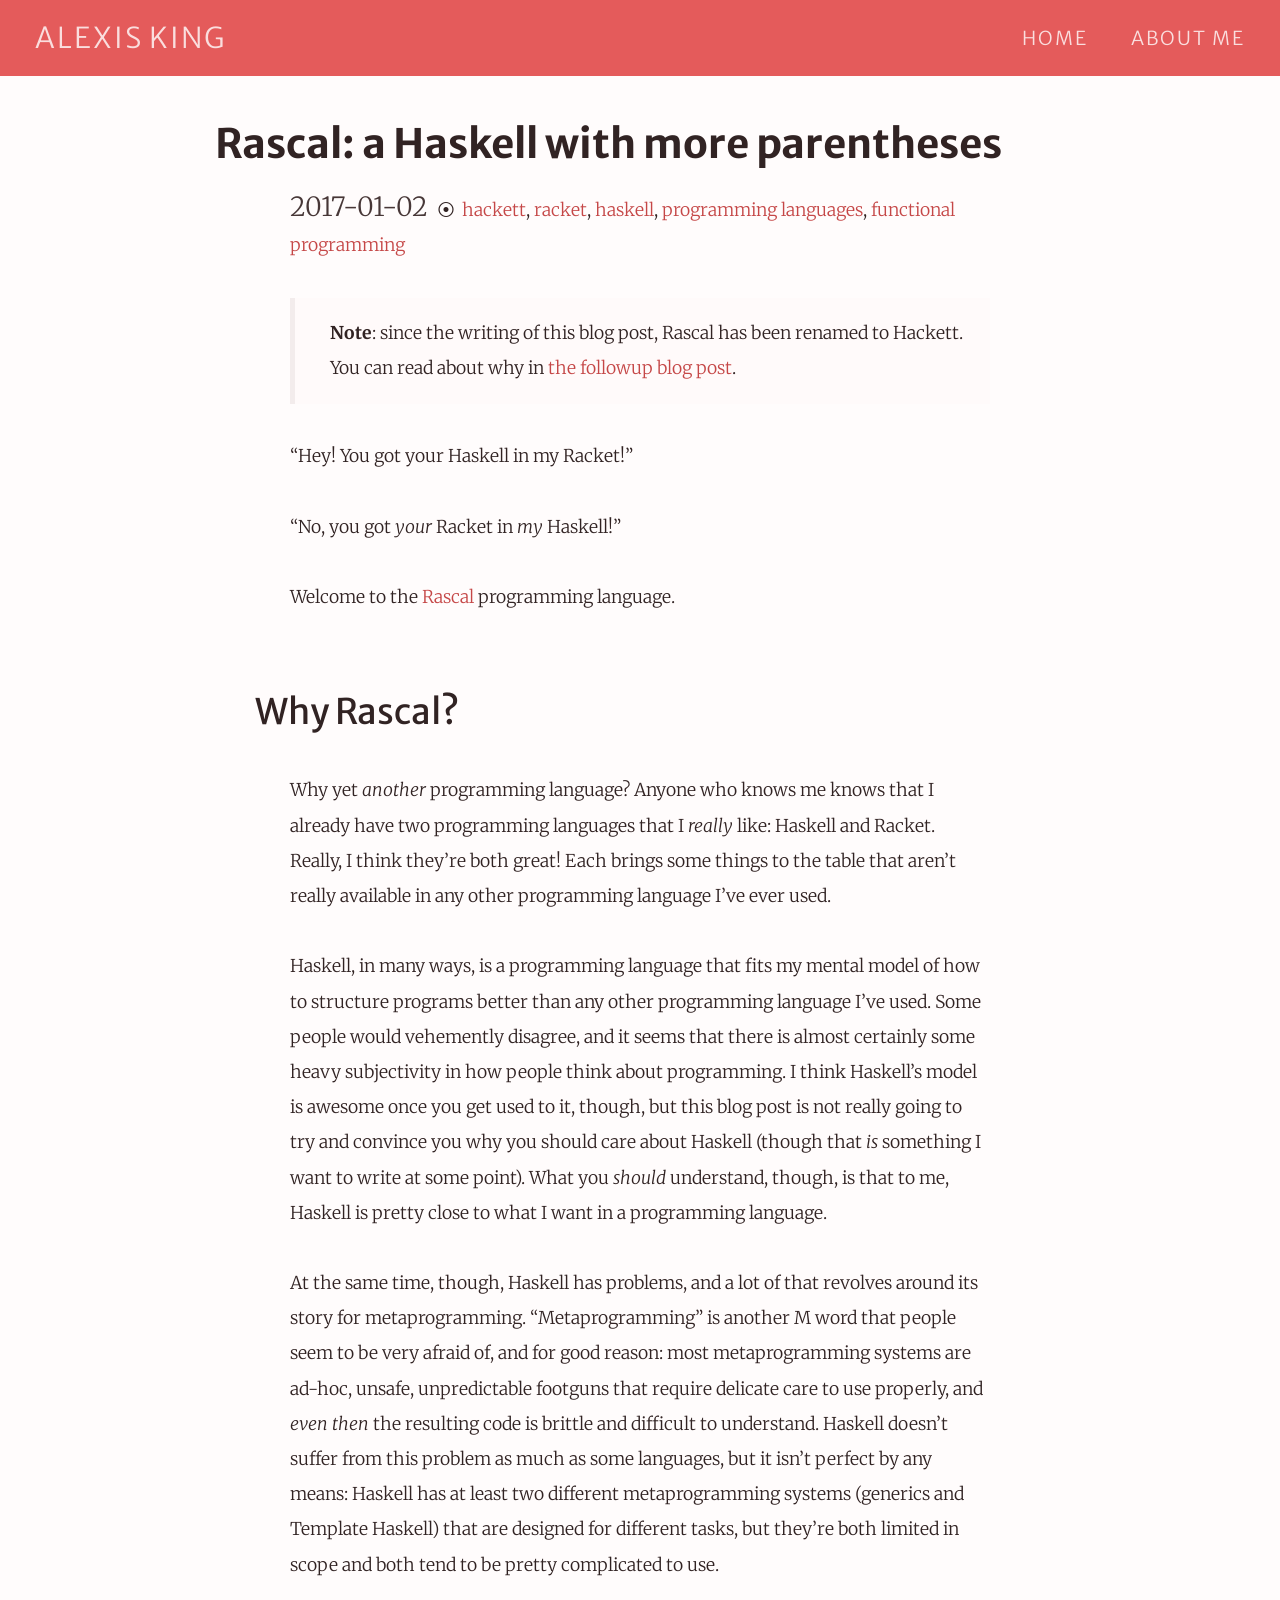
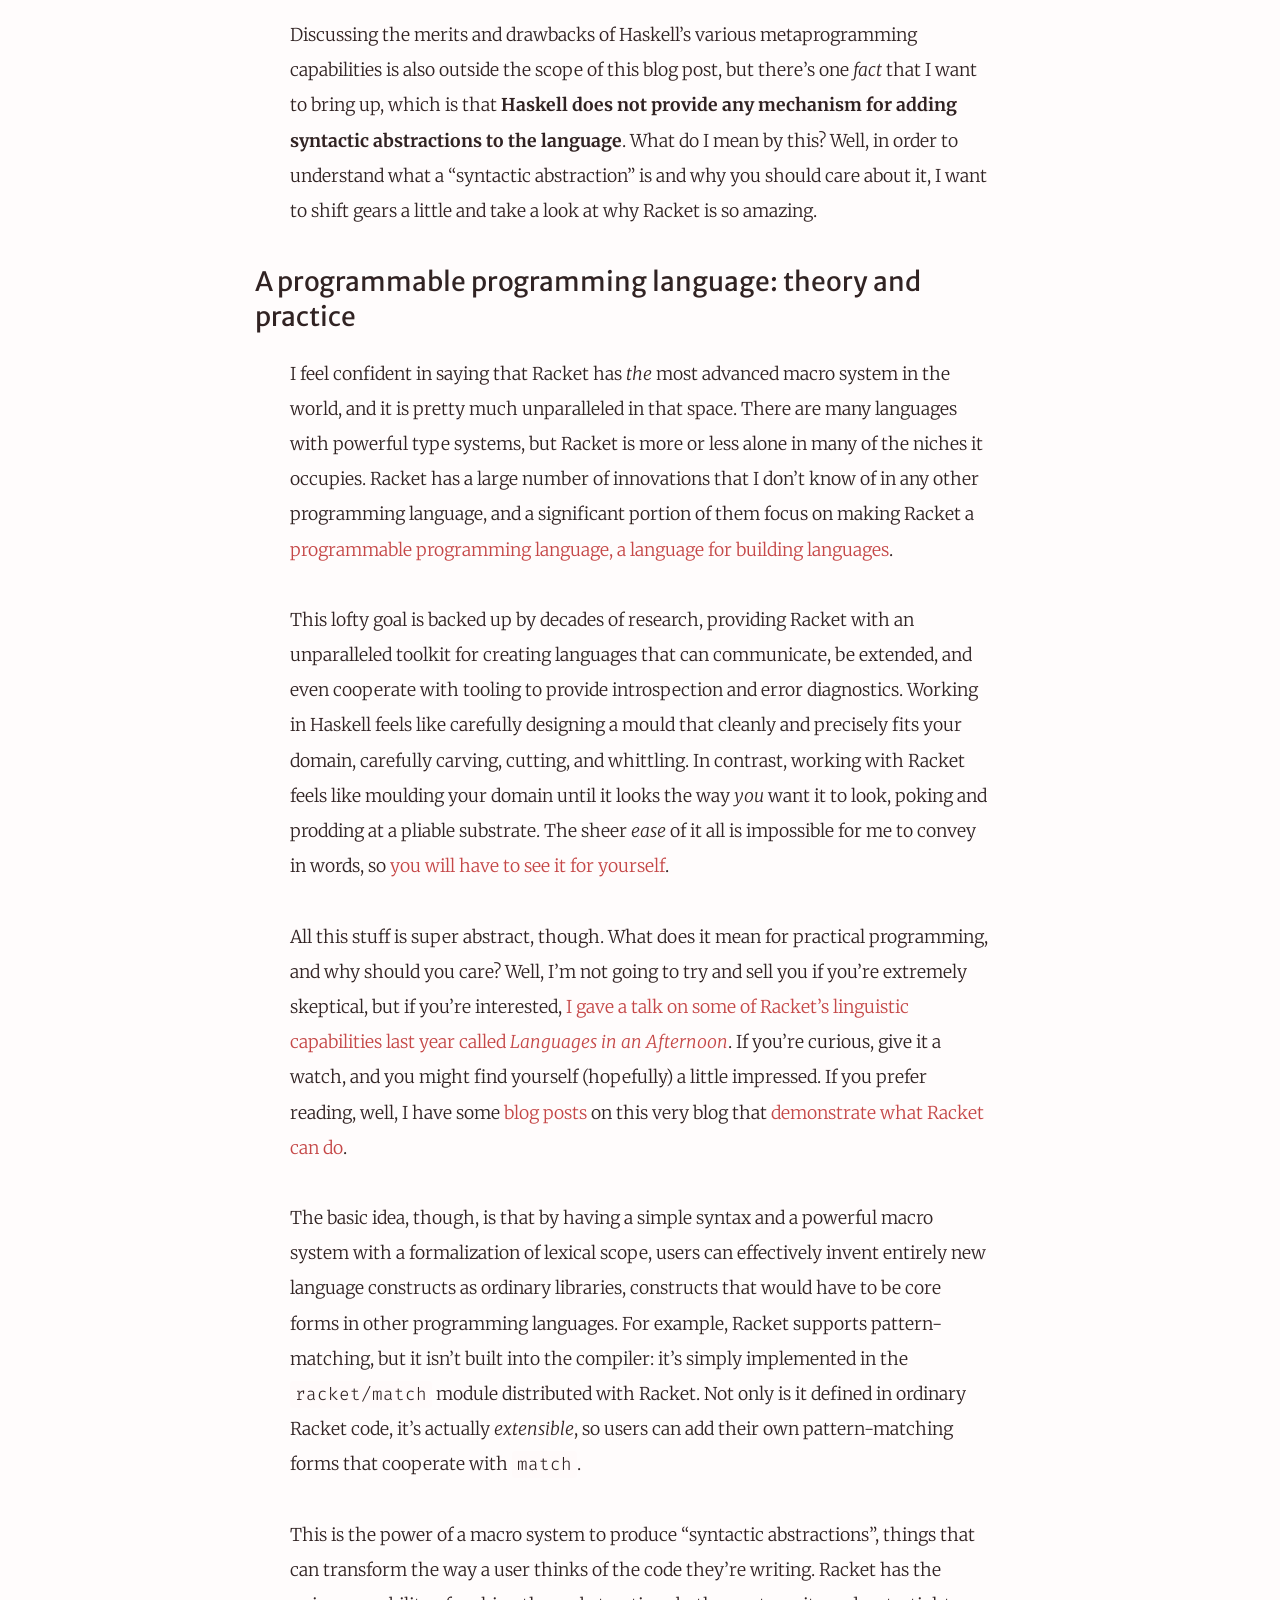
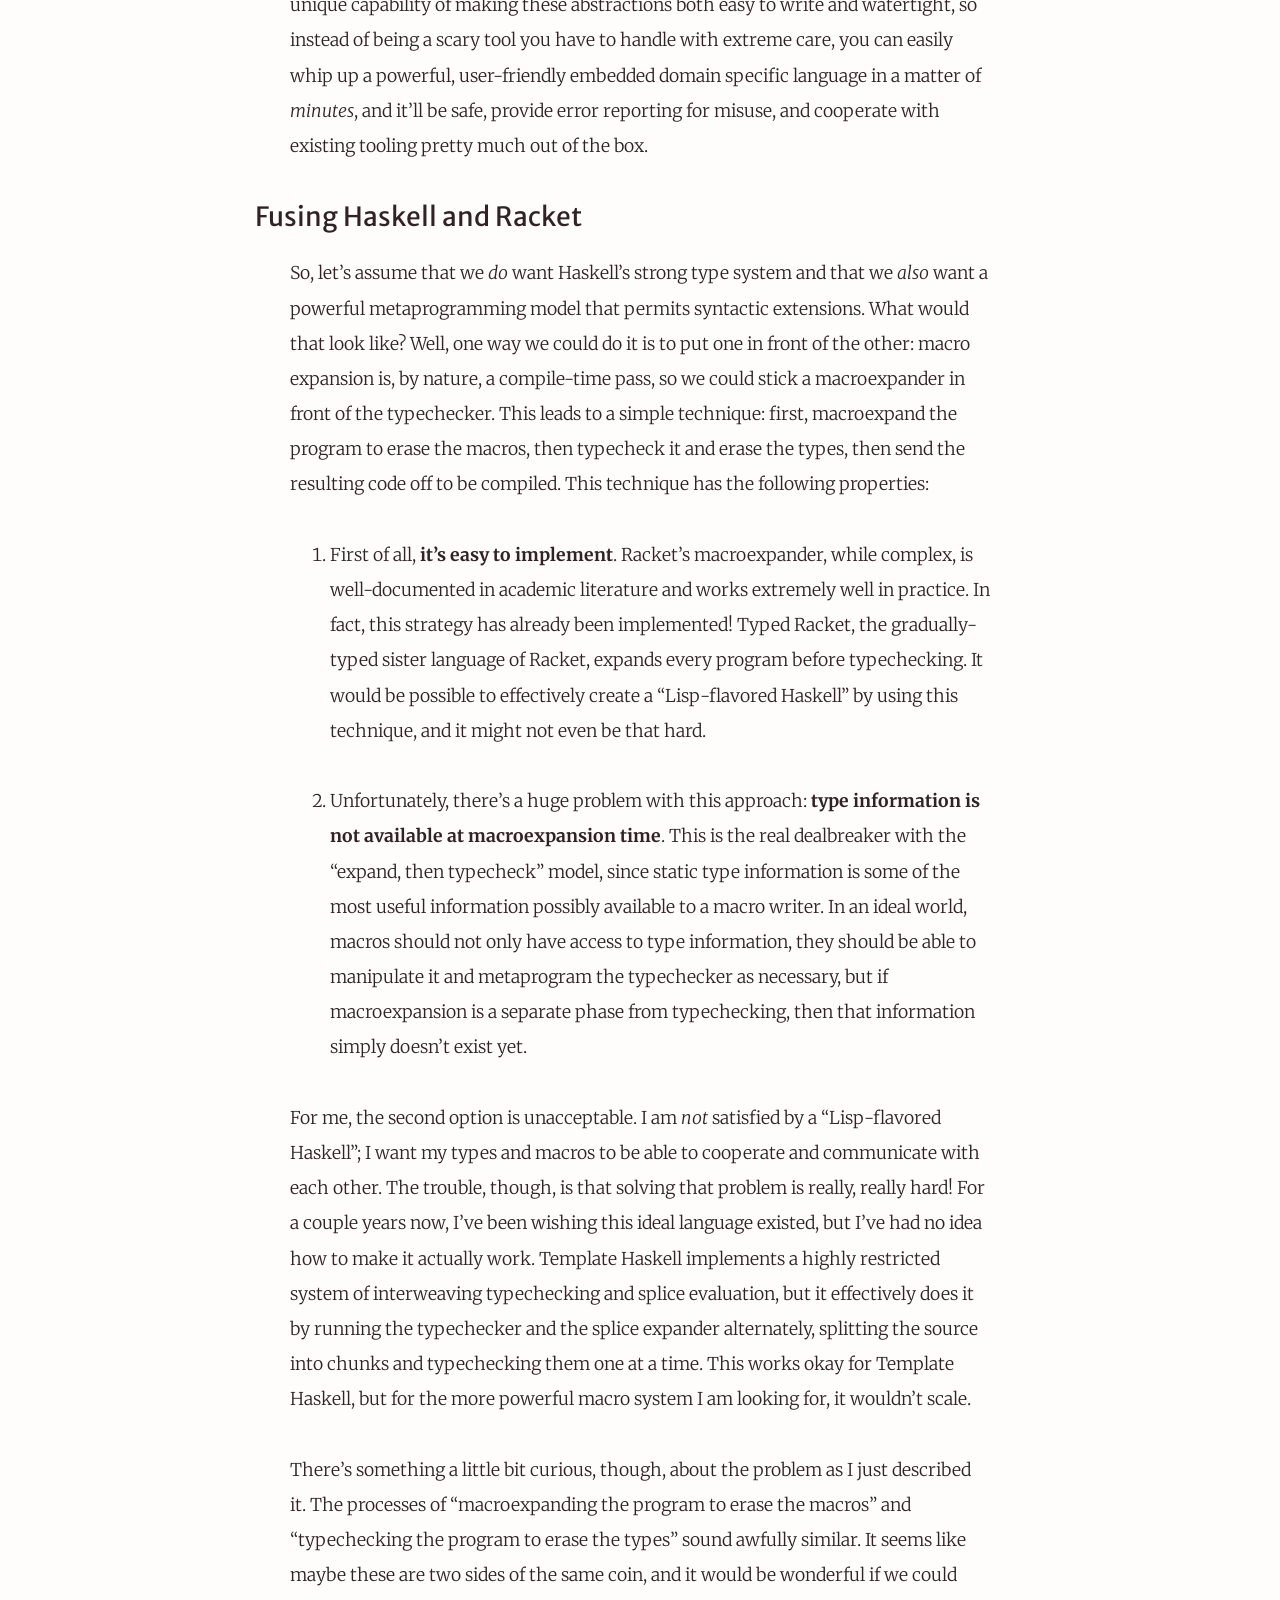
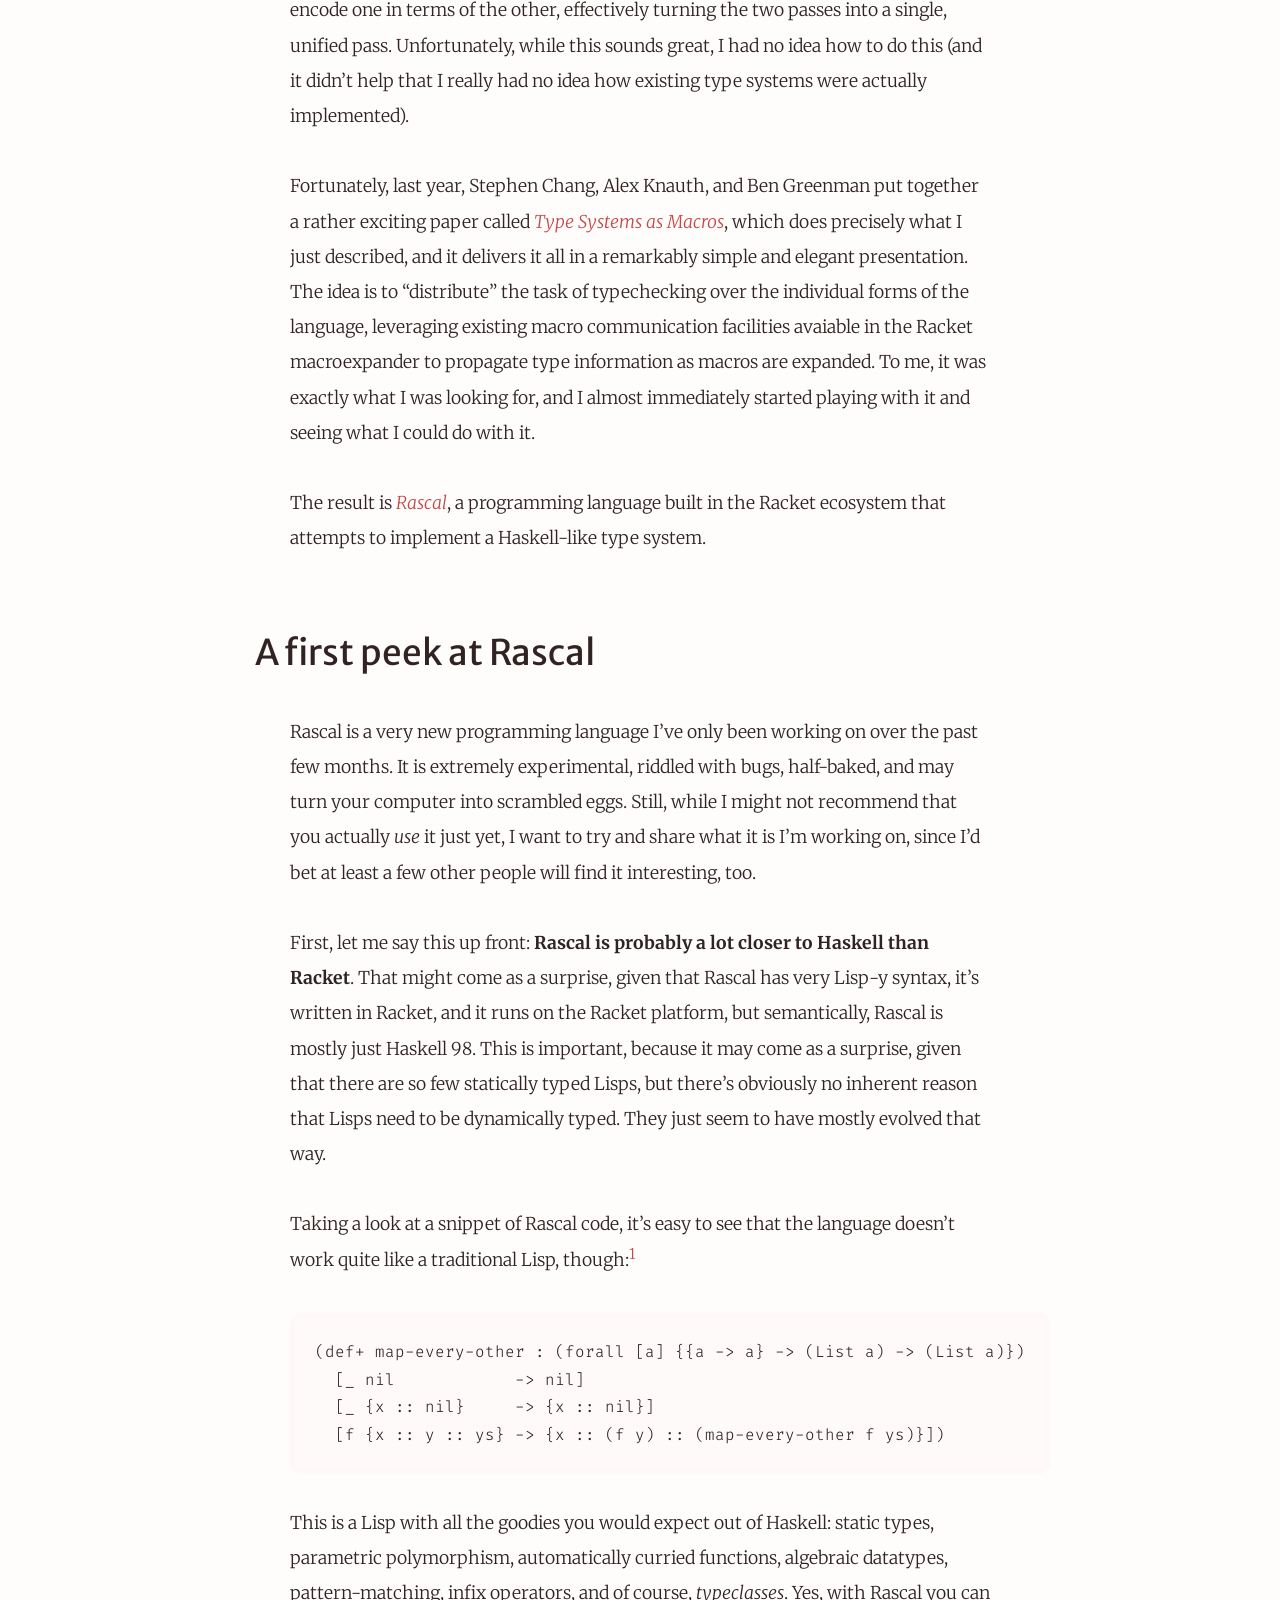
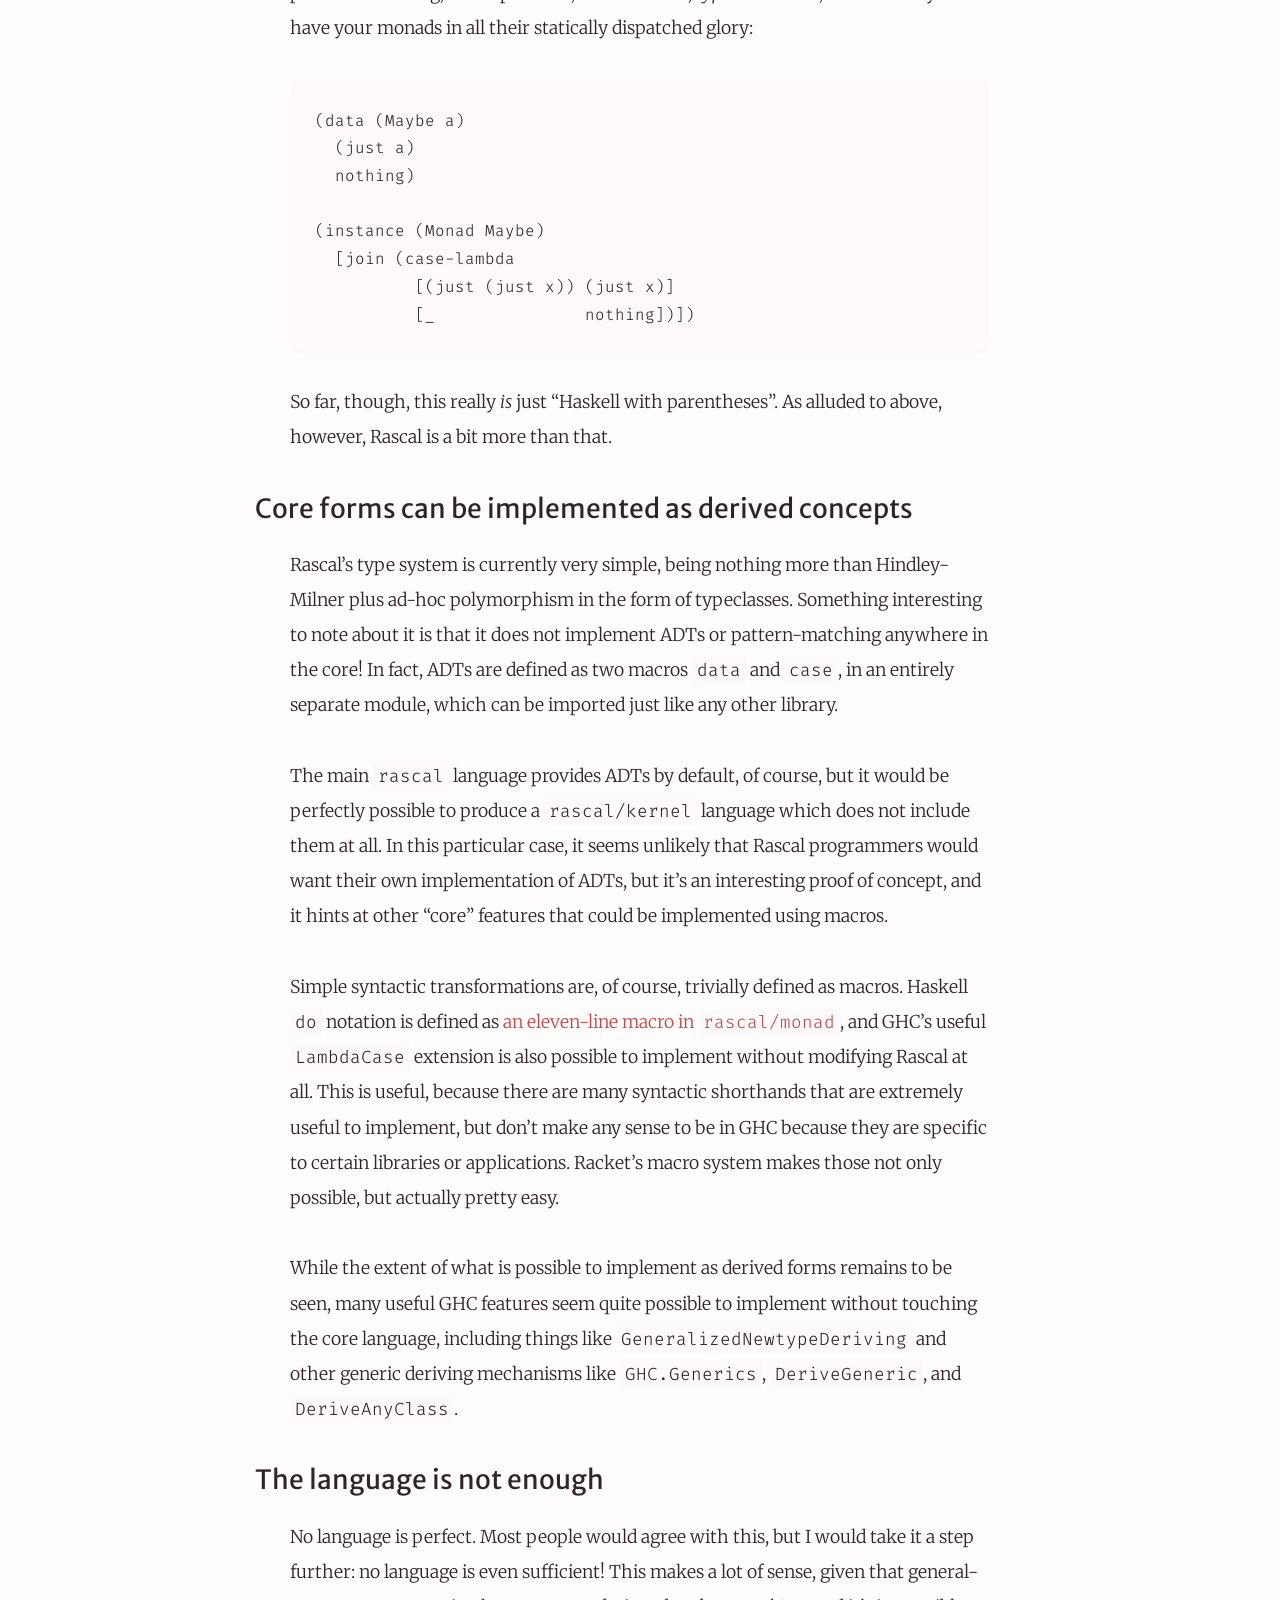
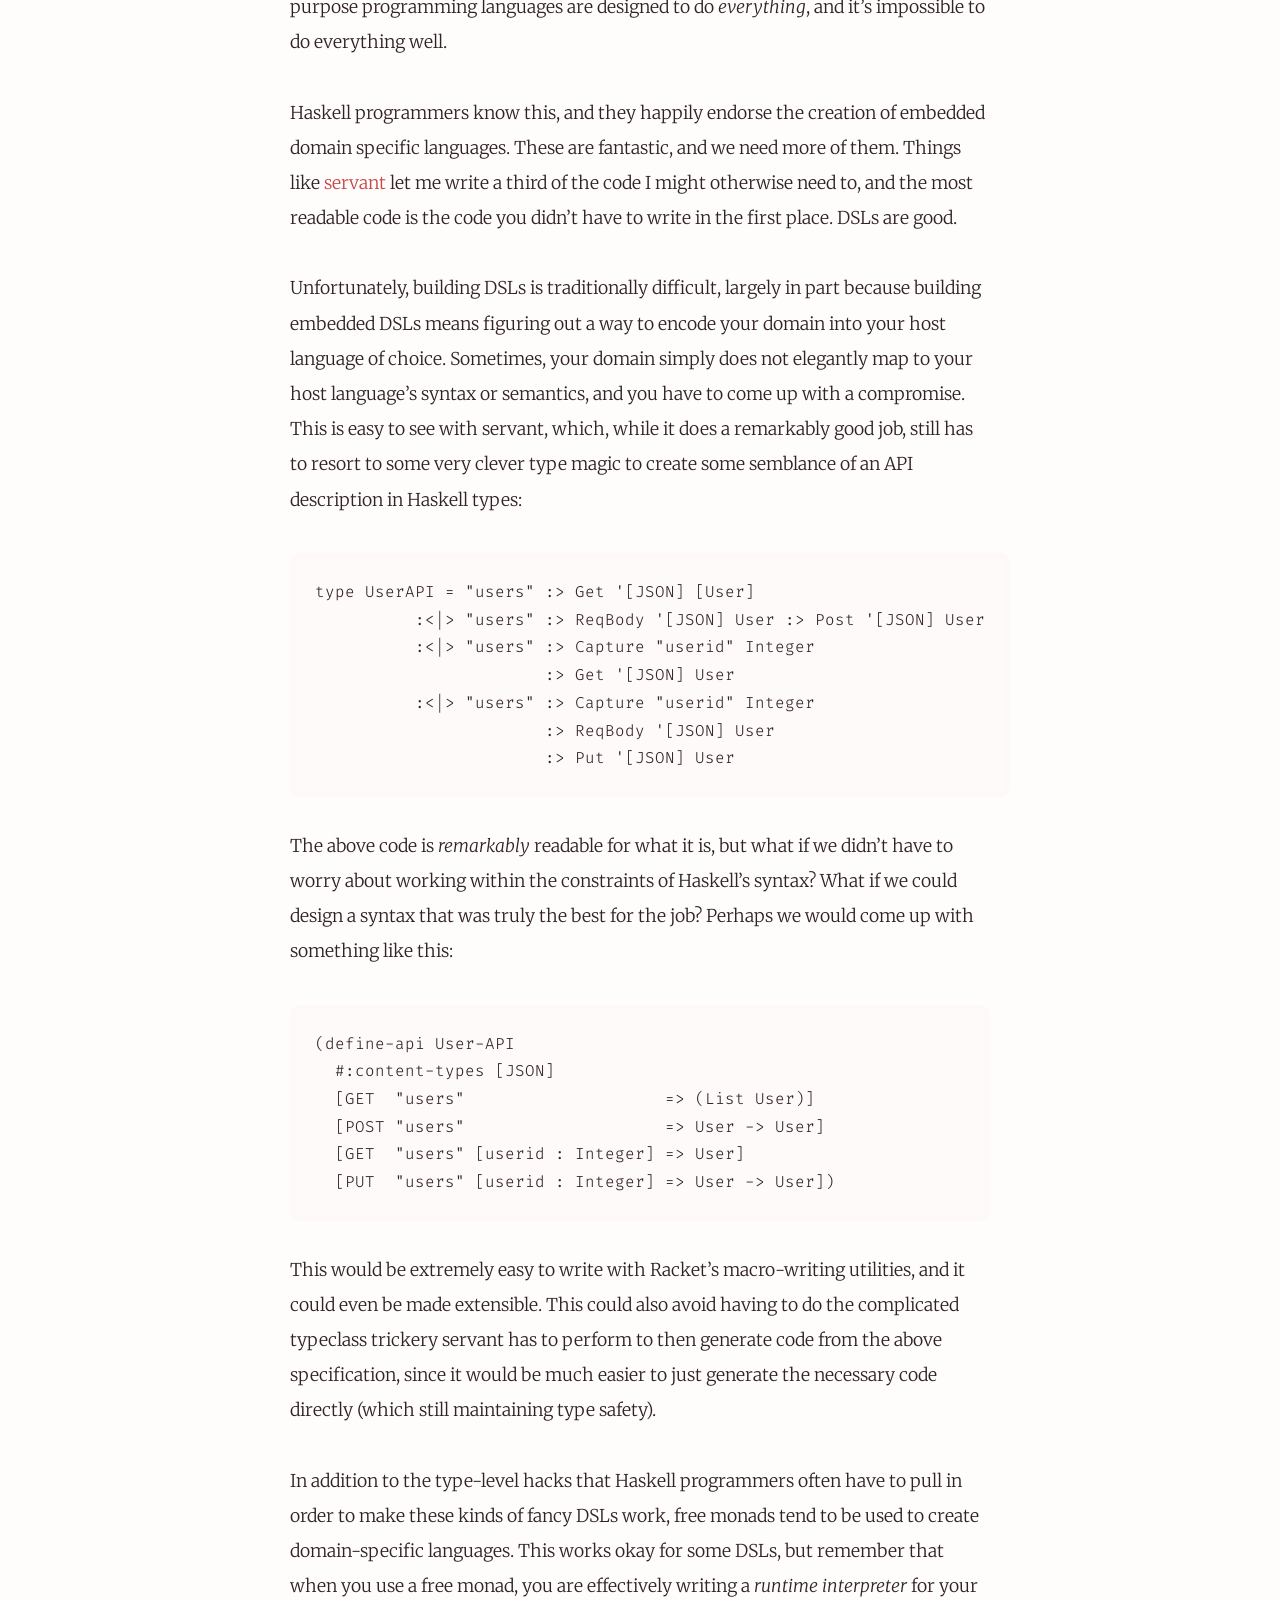
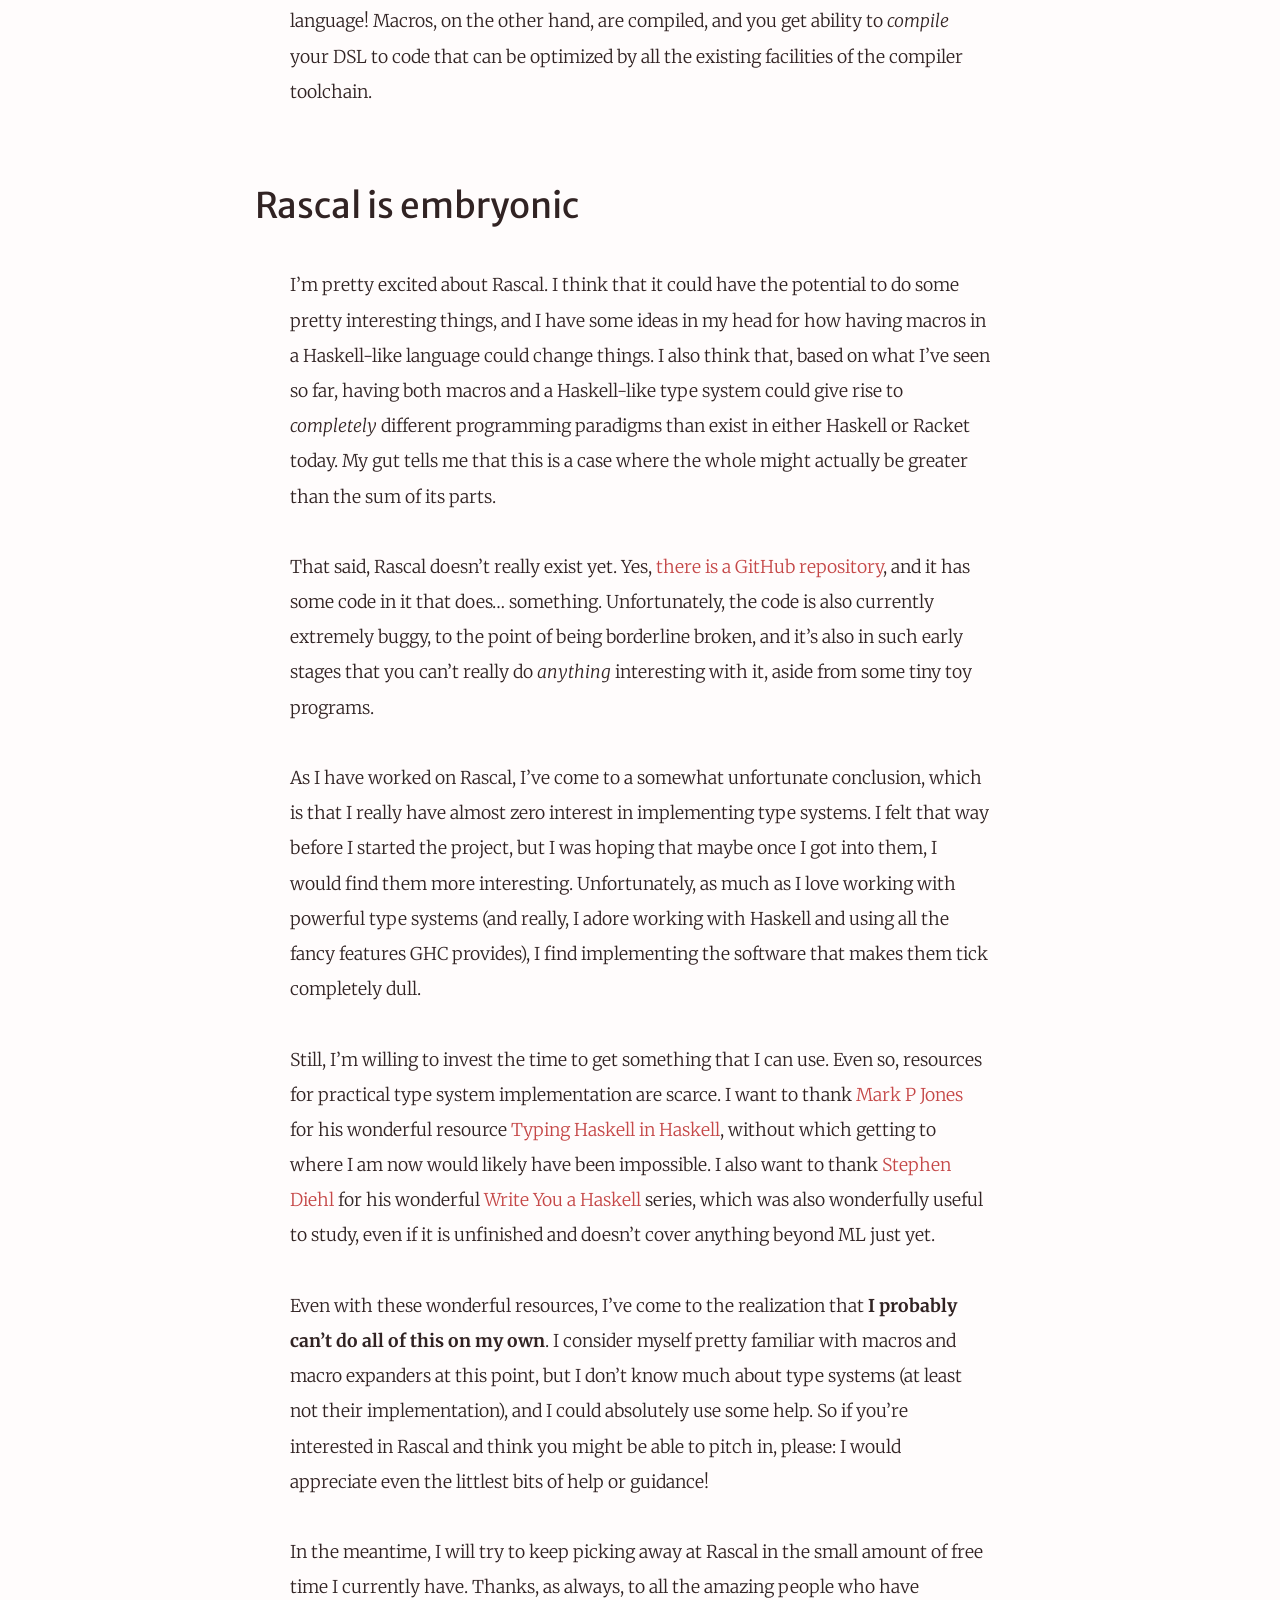
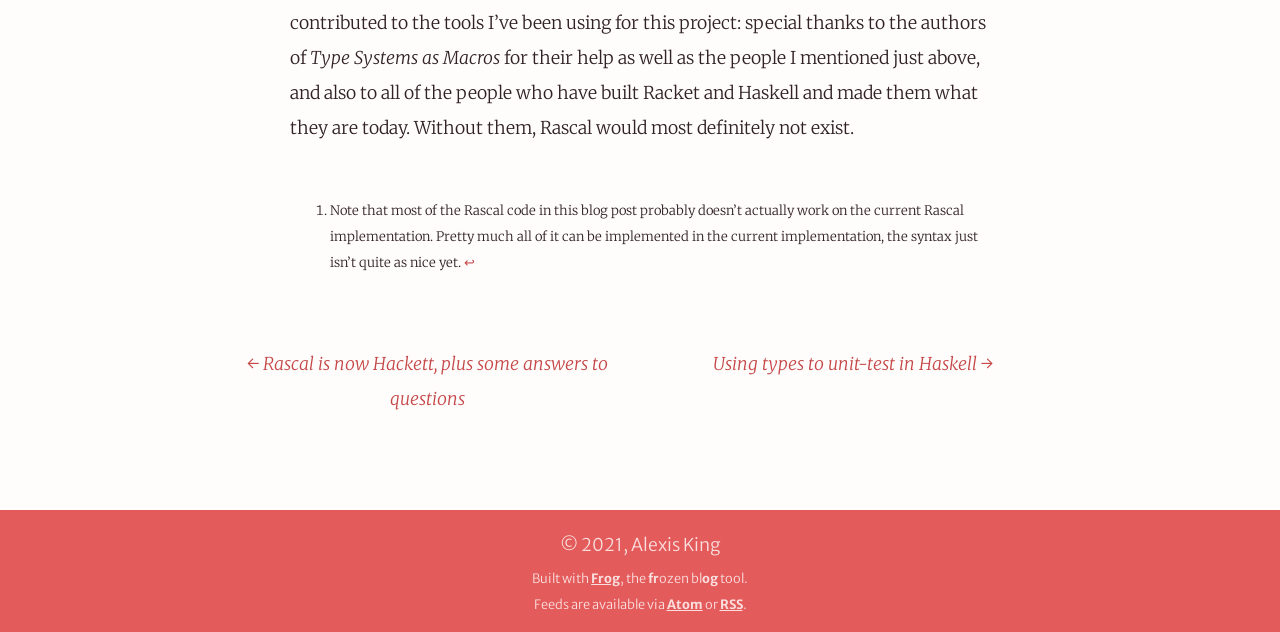
<file: blog/2017/01/02/rascal-a-haskell-with-more-parentheses/index.html>
<!DOCTYPE html>
<html lang="en">
  <head>
    <meta charset="utf-8">
    <title>Rascal: a Haskell with more parentheses</title>
    <meta name="description" content="**Note**: since the writing of this blog post, Rascal has been renamed to Hackett. You can read about why in the followup blog post.  “Hey! You got your Haskell in my Racket!”  “No, you got _your_ Racket in _my_ Haskell!”  Welcome to the Rascal programmin...">
    <meta name="author"      content="Alexis King">
    <meta name="keywords"    content="hackett, racket, haskell, programming languages, functional programming">
    <meta name="viewport"    content="width=device-width, initial-scale=1.0">
    <link rel="icon"      href="/favicon.ico">
    <link rel="canonical" href="http://lexi-lambda.github.io/blog/2017/01/02/rascal-a-haskell-with-more-parentheses/">
    <link rel="next" href="/blog/2016/10/03/using-types-to-unit-test-in-haskell/">
    <link rel="prev" href="/blog/2017/01/05/rascal-is-now-hackett-plus-some-answers-to-questions/">
    <!-- CSS -->
    <link rel="stylesheet" type="text/css" href="https://fonts.googleapis.com/css?family=Merriweather+Sans:400,300,300italic,400italic,700,700italic,800,800italic|Merriweather:400,300,300italic,400italic,700,700italic,900,900italic|Fira+Code:300,400,500,600,700">
    <link rel="stylesheet" type="text/css" href="/css/application.min.css">
    <link rel="stylesheet" type="text/css" href="/css/pygments.min.css">
    <!-- Feeds -->
    <link rel="alternate" type="application/atom+xml"
          href="/feeds/all.atom.xml" title="Atom Feed">
    <link rel="alternate" type="application/rss+xml"
          href="/feeds/all.rss.xml" title="RSS Feed">
    <!-- JS -->
    <!-- <script src="/js/application.min.js"></script> -->
    <script type="text/javascript">
      (function(i,s,o,g,r,a,m){i['GoogleAnalyticsObject']=r;i[r]=i[r]||function(){
      (i[r].q=i[r].q||[]).push(arguments)},i[r].l=1*new Date();a=s.createElement(o),
      m=s.getElementsByTagName(o)[0];a.async=1;a.src=g;m.parentNode.insertBefore(a,m)
      })(window,document,'script','//www.google-analytics.com/analytics.js','ga');

      ga('create', 'UA-65250372-1', 'auto');
      ga('send', 'pageview');
    </script>
  </head>
  <body>
    <div id="page-content">
      <!-- Navigation Bar -->
      <header>
        <nav role="navigation" class="navigation-bar">
          <ul class="navigation-items left">
            <li id="blog-title-header"><a href="/"><h1>Alexis King</h1></a></li>
          </ul>
          <ul class="navigation-items center"></ul>
          <ul class="navigation-items right">
            <li><a href="/">Home</a></li>
            <li><a href="/resume.html">About Me</a></li>
          </ul>
        </nav>
      </header>
      <section role="main">
        <!-- Main column -->
        <div class="content" class="col-md-12">



          <article class="main">
  <header>
    <h1 class="title">Rascal: a Haskell with more parentheses</h1>
    <div class='date-and-tags'>
      <time datetime="2017-01-02T09:16:42">
        2017-01-02
      </time>
      <span style="margin: 0 3px">⦿</span>
      <span class="tags"><a href="/tags/hackett.html">hackett</a>, <a href="/tags/racket.html">racket</a>, <a href="/tags/haskell.html">haskell</a>, <a href="/tags/programming-languages.html">programming languages</a>, <a href="/tags/functional-programming.html">functional programming</a></span>
    </div>
  </header>

<blockquote>
 <p><strong>Note</strong>: since the writing of this blog post, Rascal has been renamed to Hackett. You can read about why in <a href="/blog/2017/01/05/rascal-is-now-hackett-plus-some-answers-to-questions/">the followup blog post</a>.</p></blockquote>

<p>“Hey! You got your Haskell in my Racket!”</p>

<p>“No, you got <em>your</em> Racket in <em>my</em> Haskell!”</p>

<p>Welcome to the <a href="https://github.com/lexi-lambda/hackett">Rascal</a> programming language.</p>
<!-- more-->

<h1 id="why-rascal">Why Rascal?</h1>

<p>Why yet <em>another</em> programming language? Anyone who knows me knows that I already have two programming languages that I <em>really</em> like: Haskell and Racket. Really, I think they’re both great! Each brings some things to the table that aren’t really available in any other programming language I’ve ever used.</p>

<p>Haskell, in many ways, is a programming language that fits my mental model of how to structure programs better than any other programming language I’ve used. Some people would vehemently disagree, and it seems that there is almost certainly some heavy subjectivity in how people think about programming. I think Haskell’s model is awesome once you get used to it, though, but this blog post is not really going to try and convince you why you should care about Haskell (though that <em>is</em> something I want to write at some point). What you <em>should</em> understand, though, is that to me, Haskell is pretty close to what I want in a programming language.</p>

<p>At the same time, though, Haskell has problems, and a lot of that revolves around its story for metaprogramming. “Metaprogramming” is another M word that people seem to be very afraid of, and for good reason: most metaprogramming systems are ad-hoc, unsafe, unpredictable footguns that require delicate care to use properly, and <em>even then</em> the resulting code is brittle and difficult to understand. Haskell doesn’t suffer from this problem as much as some languages, but it isn’t perfect by any means: Haskell has at least two different metaprogramming systems (generics and Template Haskell) that are designed for different tasks, but they’re both limited in scope and both tend to be pretty complicated to use.</p>

<p>Discussing the merits and drawbacks of Haskell’s various metaprogramming capabilities is also outside the scope of this blog post, but there’s one <em>fact</em> that I want to bring up, which is that <strong>Haskell does not provide any mechanism for adding syntactic abstractions to the language</strong>. What do I mean by this? Well, in order to understand what a “syntactic abstraction” is and why you should care about it, I want to shift gears a little and take a look at why Racket is so amazing.</p>

<h2 id="a-programmable-programming-language-theory-and-practice">A programmable programming language: theory and practice</h2>

<p>I feel confident in saying that Racket has <em>the</em> most advanced macro system in the world, and it is pretty much unparalleled in that space. There are many languages with powerful type systems, but Racket is more or less alone in many of the niches it occupies. Racket has a large number of innovations that I don’t know of in any other programming language, and a significant portion of them focus on making Racket a <a href="http://www.ccs.neu.edu/home/matthias/manifesto/">programmable programming language, a language for building languages</a>.</p>

<p>This lofty goal is backed up by decades of research, providing Racket with an unparalleled toolkit for creating languages that can communicate, be extended, and even cooperate with tooling to provide introspection and error diagnostics. Working in Haskell feels like carefully designing a mould that cleanly and precisely fits your domain, carefully carving, cutting, and whittling. In contrast, working with Racket feels like moulding your domain until it looks the way <em>you</em> want it to look, poking and prodding at a pliable substrate. The sheer <em>ease</em> of it all is impossible for me to convey in words, so <a href="https://twitter.com/andmkent_/status/724036694773628930">you will have to see it for yourself</a>.</p>

<p>All this stuff is super abstract, though. What does it mean for practical programming, and why should you care? Well, I’m not going to try and sell you if you’re extremely skeptical, but if you’re interested, <a href="https://www.youtube.com/watch?v=TfehOLha-18">I gave a talk on some of Racket’s linguistic capabilities last year called <em>Languages in an Afternoon</em></a>. If you’re curious, give it a watch, and you might find yourself (hopefully) a little impressed. If you prefer reading, well, I have some <a href="/blog/2015/12/21/adts-in-typed-racket-with-macros/">blog posts</a> on this very blog that <a href="/blog/2015/08/30/managing-application-configuration-with-envy/">demonstrate what Racket can do</a>.</p>

<p>The basic idea, though, is that by having a simple syntax and a powerful macro system with a formalization of lexical scope, users can effectively invent entirely new language constructs as ordinary libraries, constructs that would have to be core forms in other programming languages. For example, Racket supports pattern-matching, but it isn’t built into the compiler: it’s simply implemented in the <code>racket/match</code> module distributed with Racket. Not only is it defined in ordinary Racket code, it’s actually <em>extensible</em>, so users can add their own pattern-matching forms that cooperate with <code>match</code>.</p>

<p>This is the power of a macro system to produce “syntactic abstractions”, things that can transform the way a user thinks of the code they’re writing. Racket has the unique capability of making these abstractions both easy to write and watertight, so instead of being a scary tool you have to handle with extreme care, you can easily whip up a powerful, user-friendly embedded domain specific language in a matter of <em>minutes</em>, and it’ll be safe, provide error reporting for misuse, and cooperate with existing tooling pretty much out of the box.</p>

<h2 id="fusing-haskell-and-racket">Fusing Haskell and Racket</h2>

<p>So, let’s assume that we <em>do</em> want Haskell’s strong type system and that we <em>also</em> want a powerful metaprogramming model that permits syntactic extensions. What would that look like? Well, one way we could do it is to put one in front of the other: macro expansion is, by nature, a compile-time pass, so we could stick a macroexpander in front of the typechecker. This leads to a simple technique: first, macroexpand the program to erase the macros, then typecheck it and erase the types, then send the resulting code off to be compiled. This technique has the following properties:</p>

<ol>
 <li>
  <p>First of all, <strong>it’s easy to implement</strong>. Racket’s macroexpander, while complex, is well-documented in academic literature and works extremely well in practice. In fact, this strategy has already been implemented! Typed Racket, the gradually-typed sister language of Racket, expands every program before typechecking. It would be possible to effectively create a “Lisp-flavored Haskell” by using this technique, and it might not even be that hard.</p></li>
 <li>
  <p>Unfortunately, there’s a huge problem with this approach: <strong>type information is not available at macroexpansion time</strong>. This is the real dealbreaker with the “expand, then typecheck” model, since static type information is some of the most useful information possibly available to a macro writer. In an ideal world, macros should not only have access to type information, they should be able to manipulate it and metaprogram the typechecker as necessary, but if macroexpansion is a separate phase from typechecking, then that information simply doesn’t exist yet.</p></li></ol>

<p>For me, the second option is unacceptable. I am <em>not</em> satisfied by a “Lisp-flavored Haskell”; I want my types and macros to be able to cooperate and communicate with each other. The trouble, though, is that solving that problem is really, really hard! For a couple years now, I’ve been wishing this ideal language existed, but I’ve had no idea how to make it actually work. Template Haskell implements a highly restricted system of interweaving typechecking and splice evaluation, but it effectively does it by running the typechecker and the splice expander alternately, splitting the source into chunks and typechecking them one at a time. This works okay for Template Haskell, but for the more powerful macro system I am looking for, it wouldn’t scale.</p>

<p>There’s something a little bit curious, though, about the problem as I just described it. The processes of “macroexpanding the program to erase the macros” and “typechecking the program to erase the types” sound awfully similar. It seems like maybe these are two sides of the same coin, and it would be wonderful if we could encode one in terms of the other, effectively turning the two passes into a single, unified pass. Unfortunately, while this sounds great, I had no idea how to do this (and it didn’t help that I really had no idea how existing type systems were actually implemented).</p>

<p>Fortunately, last year, Stephen Chang, Alex Knauth, and Ben Greenman put together a rather exciting paper called <a href="http://www.ccs.neu.edu/home/stchang/popl2017/"><em>Type Systems as Macros</em></a>, which does precisely what I just described, and it delivers it all in a remarkably simple and elegant presentation. The idea is to “distribute” the task of typechecking over the individual forms of the language, leveraging existing macro communication facilities avaiable in the Racket macroexpander to propagate type information as macros are expanded. To me, it was exactly what I was looking for, and I almost immediately started playing with it and seeing what I could do with it.</p>

<p>The result is <a href="https://github.com/lexi-lambda/hackett"><em>Rascal</em></a>, a programming language built in the Racket ecosystem that attempts to implement a Haskell-like type system.</p>

<h1 id="a-first-peek-at-rascal">A first peek at Rascal</h1>

<p>Rascal is a very new programming language I’ve only been working on over the past few months. It is extremely experimental, riddled with bugs, half-baked, and may turn your computer into scrambled eggs. Still, while I might not recommend that you actually <em>use</em> it just yet, I want to try and share what it is I’m working on, since I’d bet at least a few other people will find it interesting, too.</p>

<p>First, let me say this up front: <strong>Rascal is probably a lot closer to Haskell than Racket</strong>. That might come as a surprise, given that Rascal has very Lisp-y syntax, it’s written in Racket, and it runs on the Racket platform, but semantically, Rascal is mostly just Haskell 98. This is important, because it may come as a surprise, given that there are so few statically typed Lisps, but there’s obviously no inherent reason that Lisps need to be dynamically typed. They just seem to have mostly evolved that way.</p>

<p>Taking a look at a snippet of Rascal code, it’s easy to see that the language doesn’t work quite like a traditional Lisp, though:<sup><a href="#2017-01-02-rascal-a-haskell-with-more-parentheses-footnote-1-definition" name="2017-01-02-rascal-a-haskell-with-more-parentheses-footnote-1-return">1</a></sup></p>

<pre><code>(def+ map-every-other : (forall [a] {{a -&gt; a} -&gt; (List a) -&gt; (List a)})
  [_ nil            -&gt; nil]
  [_ {x :: nil}     -&gt; {x :: nil}]
  [f {x :: y :: ys} -&gt; {x :: (f y) :: (map-every-other f ys)}])</code></pre>

<p>This is a Lisp with all the goodies you would expect out of Haskell: static types, parametric polymorphism, automatically curried functions, algebraic datatypes, pattern-matching, infix operators, and of course, <em>typeclasses</em>. Yes, with Rascal you can have your monads in all their statically dispatched glory:</p>

<pre><code>(data (Maybe a)
  (just a)
  nothing)

(instance (Monad Maybe)
  [join (case-lambda
          [(just (just x)) (just x)]
          [_               nothing])])</code></pre>

<p>So far, though, this really <em>is</em> just “Haskell with parentheses”. As alluded to above, however, Rascal is a bit more than that.</p>

<h2 id="core-forms-can-be-implemented-as-derived-concepts">Core forms can be implemented as derived concepts</h2>

<p>Rascal’s type system is currently very simple, being nothing more than Hindley-Milner plus ad-hoc polymorphism in the form of typeclasses. Something interesting to note about it is that it does not implement ADTs or pattern-matching anywhere in the core! In fact, ADTs are defined as two macros <code>data</code> and <code>case</code>, in an entirely separate module, which can be imported just like any other library.</p>

<p>The main <code>rascal</code> language provides ADTs by default, of course, but it would be perfectly possible to produce a <code>rascal/kernel</code> language which does not include them at all. In this particular case, it seems unlikely that Rascal programmers would want their own implementation of ADTs, but it’s an interesting proof of concept, and it hints at other “core” features that could be implemented using macros.</p>

<p>Simple syntactic transformations are, of course, trivially defined as macros. Haskell <code>do</code> notation is defined as <a href="https://github.com/lexi-lambda/hackett/blob/87d001a82c86fb66544d25c37ffba9be1ac63464/rascal-lib/rascal/monad.rkt#L48-L58">an eleven-line macro in <code>rascal/monad</code></a>, and GHC’s useful <code>LambdaCase</code> extension is also possible to implement without modifying Rascal at all. This is useful, because there are many syntactic shorthands that are extremely useful to implement, but don’t make any sense to be in GHC because they are specific to certain libraries or applications. Racket’s macro system makes those not only possible, but actually pretty easy.</p>

<p>While the extent of what is possible to implement as derived forms remains to be seen, many useful GHC features seem quite possible to implement without touching the core language, including things like <code>GeneralizedNewtypeDeriving</code> and other generic deriving mechanisms like <code>GHC.Generics</code>, <code>DeriveGeneric</code>, and <code>DeriveAnyClass</code>.</p>

<h2 id="the-language-is-not-enough">The language is not enough</h2>

<p>No language is perfect. Most people would agree with this, but I would take it a step further: no language is even sufficient! This makes a lot of sense, given that general-purpose programming languages are designed to do <em>everything</em>, and it’s impossible to do everything well.</p>

<p>Haskell programmers know this, and they happily endorse the creation of embedded domain specific languages. These are fantastic, and we need more of them. Things like <a href="http://hackage.haskell.org/package/servant">servant</a> let me write a third of the code I might otherwise need to, and the most readable code is the code you didn’t have to write in the first place. DSLs are good.</p>

<p>Unfortunately, building DSLs is traditionally difficult, largely in part because building embedded DSLs means figuring out a way to encode your domain into your host language of choice. Sometimes, your domain simply does not elegantly map to your host language’s syntax or semantics, and you have to come up with a compromise. This is easy to see with servant, which, while it does a remarkably good job, still has to resort to some very clever type magic to create some semblance of an API description in Haskell types:</p>

<pre><code>type UserAPI = "users" :&gt; Get '[JSON] [User]
          :&lt;|&gt; "users" :&gt; ReqBody '[JSON] User :&gt; Post '[JSON] User
          :&lt;|&gt; "users" :&gt; Capture "userid" Integer
                       :&gt; Get '[JSON] User
          :&lt;|&gt; "users" :&gt; Capture "userid" Integer
                       :&gt; ReqBody '[JSON] User
                       :&gt; Put '[JSON] User</code></pre>

<p>The above code is <em>remarkably</em> readable for what it is, but what if we didn’t have to worry about working within the constraints of Haskell’s syntax? What if we could design a syntax that was truly the best for the job? Perhaps we would come up with something like this:</p>

<pre><code>(define-api User-API
  #:content-types [JSON]
  [GET  "users"                    =&gt; (List User)]
  [POST "users"                    =&gt; User -&gt; User]
  [GET  "users" [userid : Integer] =&gt; User]
  [PUT  "users" [userid : Integer] =&gt; User -&gt; User])</code></pre>

<p>This would be extremely easy to write with Racket’s macro-writing utilities, and it could even be made extensible. This could also avoid having to do the complicated typeclass trickery servant has to perform to then generate code from the above specification, since it would be much easier to just generate the necessary code directly (which still maintaining type safety).</p>

<p>In addition to the type-level hacks that Haskell programmers often have to pull in order to make these kinds of fancy DSLs work, free monads tend to be used to create domain-specific languages. This works okay for some DSLs, but remember that when you use a free monad, you are effectively writing a <em>runtime interpreter</em> for your language! Macros, on the other hand, are compiled, and you get ability to <em>compile</em> your DSL to code that can be optimized by all the existing facilities of the compiler toolchain.</p>

<h1 id="rascal-is-embryonic">Rascal is embryonic</h1>

<p>I’m pretty excited about Rascal. I think that it could have the potential to do some pretty interesting things, and I have some ideas in my head for how having macros in a Haskell-like language could change things. I also think that, based on what I’ve seen so far, having both macros and a Haskell-like type system could give rise to <em>completely</em> different programming paradigms than exist in either Haskell or Racket today. My gut tells me that this is a case where the whole might actually be greater than the sum of its parts.</p>

<p>That said, Rascal doesn’t really exist yet. Yes, <a href="https://github.com/lexi-lambda/hackett">there is a GitHub repository</a>, and it has some code in it that does… something. Unfortunately, the code is also currently extremely buggy, to the point of being borderline broken, and it’s also in such early stages that you can’t really do <em>anything</em> interesting with it, aside from some tiny toy programs.</p>

<p>As I have worked on Rascal, I’ve come to a somewhat unfortunate conclusion, which is that I really have almost zero interest in implementing type systems. I felt that way before I started the project, but I was hoping that maybe once I got into them, I would find them more interesting. Unfortunately, as much as I love working with powerful type systems (and really, I adore working with Haskell and using all the fancy features GHC provides), I find implementing the software that makes them tick completely dull.</p>

<p>Still, I’m willing to invest the time to get something that I can use. Even so, resources for practical type system implementation are scarce. I want to thank <a href="https://web.cecs.pdx.edu/~mpj/">Mark P Jones</a> for his wonderful resource <a href="https://web.cecs.pdx.edu/~mpj/thih/">Typing Haskell in Haskell</a>, without which getting to where I am now would likely have been impossible. I also want to thank <a href="http://www.stephendiehl.com">Stephen Diehl</a> for his wonderful <a href="http://dev.stephendiehl.com/fun/">Write You a Haskell</a> series, which was also wonderfully useful to study, even if it is unfinished and doesn’t cover anything beyond ML just yet.</p>

<p>Even with these wonderful resources, I’ve come to the realization that <strong>I probably can’t do all of this on my own</strong>. I consider myself pretty familiar with macros and macro expanders at this point, but I don’t know much about type systems (at least not their implementation), and I could absolutely use some help. So if you’re interested in Rascal and think you might be able to pitch in, please: I would appreciate even the littlest bits of help or guidance!</p>

<p>In the meantime, I will try to keep picking away at Rascal in the small amount of free time I currently have. Thanks, as always, to all the amazing people who have contributed to the tools I’ve been using for this project: special thanks to the authors of <em>Type Systems as Macros</em> for their help as well as the people I mentioned just above, and also to all of the people who have built Racket and Haskell and made them what they are today. Without them, Rascal would most definitely not exist.</p>

<div class="footnotes">
 <ol>
  <li id="2017-01-02-rascal-a-haskell-with-more-parentheses-footnote-1-definition" class="footnote-definition">
   <p>Note that most of the Rascal code in this blog post probably doesn’t actually work on the current Rascal implementation. Pretty much all of it can be implemented in the current implementation, the syntax just isn’t quite as nice yet.&nbsp;<a href="#2017-01-02-rascal-a-haskell-with-more-parentheses-footnote-1-return">↩</a></p></li></ol></div>
  <footer>
    <ul class="pager">
      <li class="previous">
        <a href="/blog/2017/01/05/rascal-is-now-hackett-plus-some-answers-to-questions/">&larr; <em>Rascal is now Hackett, plus some answers to questions</em></a>
      </li>
      <li class="next">
        <a href="/blog/2016/10/03/using-types-to-unit-test-in-haskell/"><em>Using types to unit-test in Haskell</em> &rarr;</a>
      </li>
    </ul>
  </footer>
</article>
        </div>
      </section>
      <footer>
        <div class="content">
          <h2 id="copyright-notice">© 2021, Alexis King</h2>
          <h3>
            Built with <a href="https://github.com/greghendershott/frog">Frog</a>, the
            <strong>fr</strong>ozen bl<strong>og</strong> tool.
          </h3>
          <h3>
            Feeds are available via <a href="/feeds/all.atom.xml">Atom</a>
            or <a href="/feeds/all.rss.xml">RSS</a>.
          </h3>
        </div>
      </footer>
    </div>
  </body>
</html>
</file>
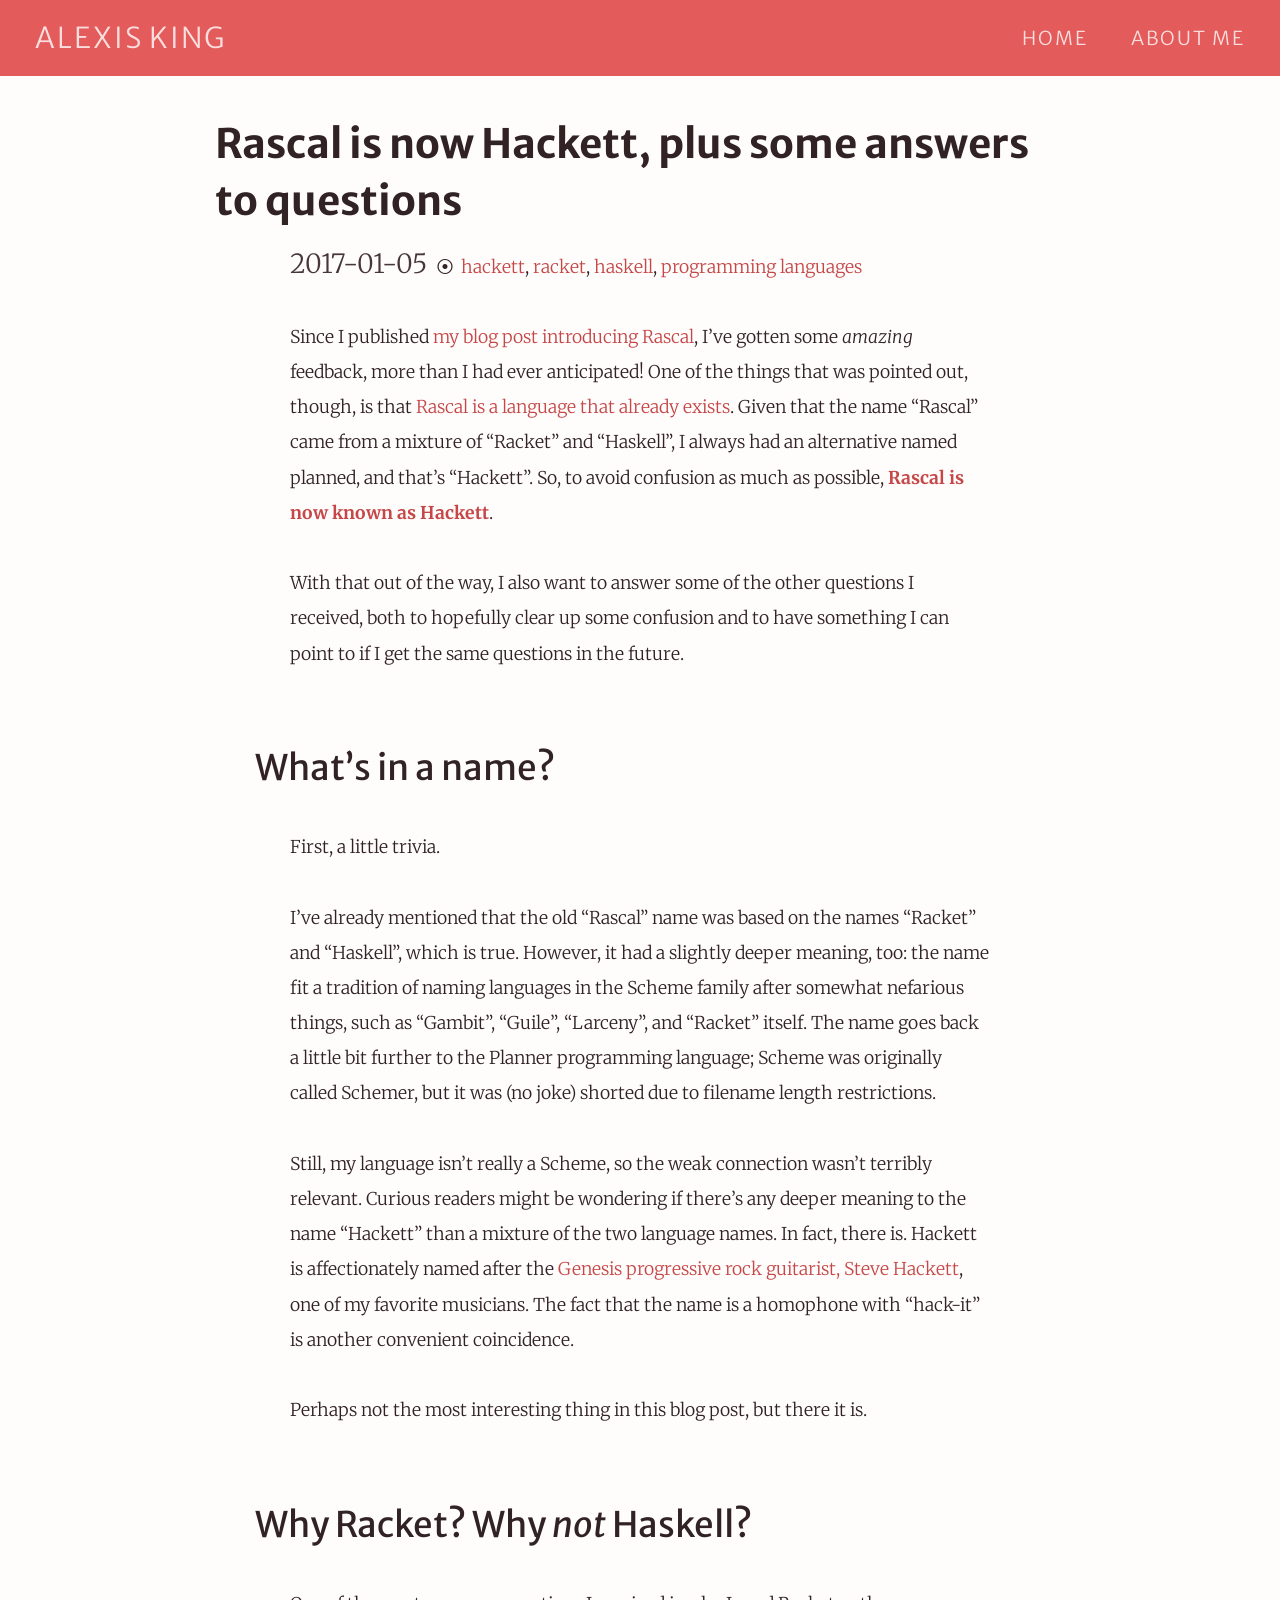
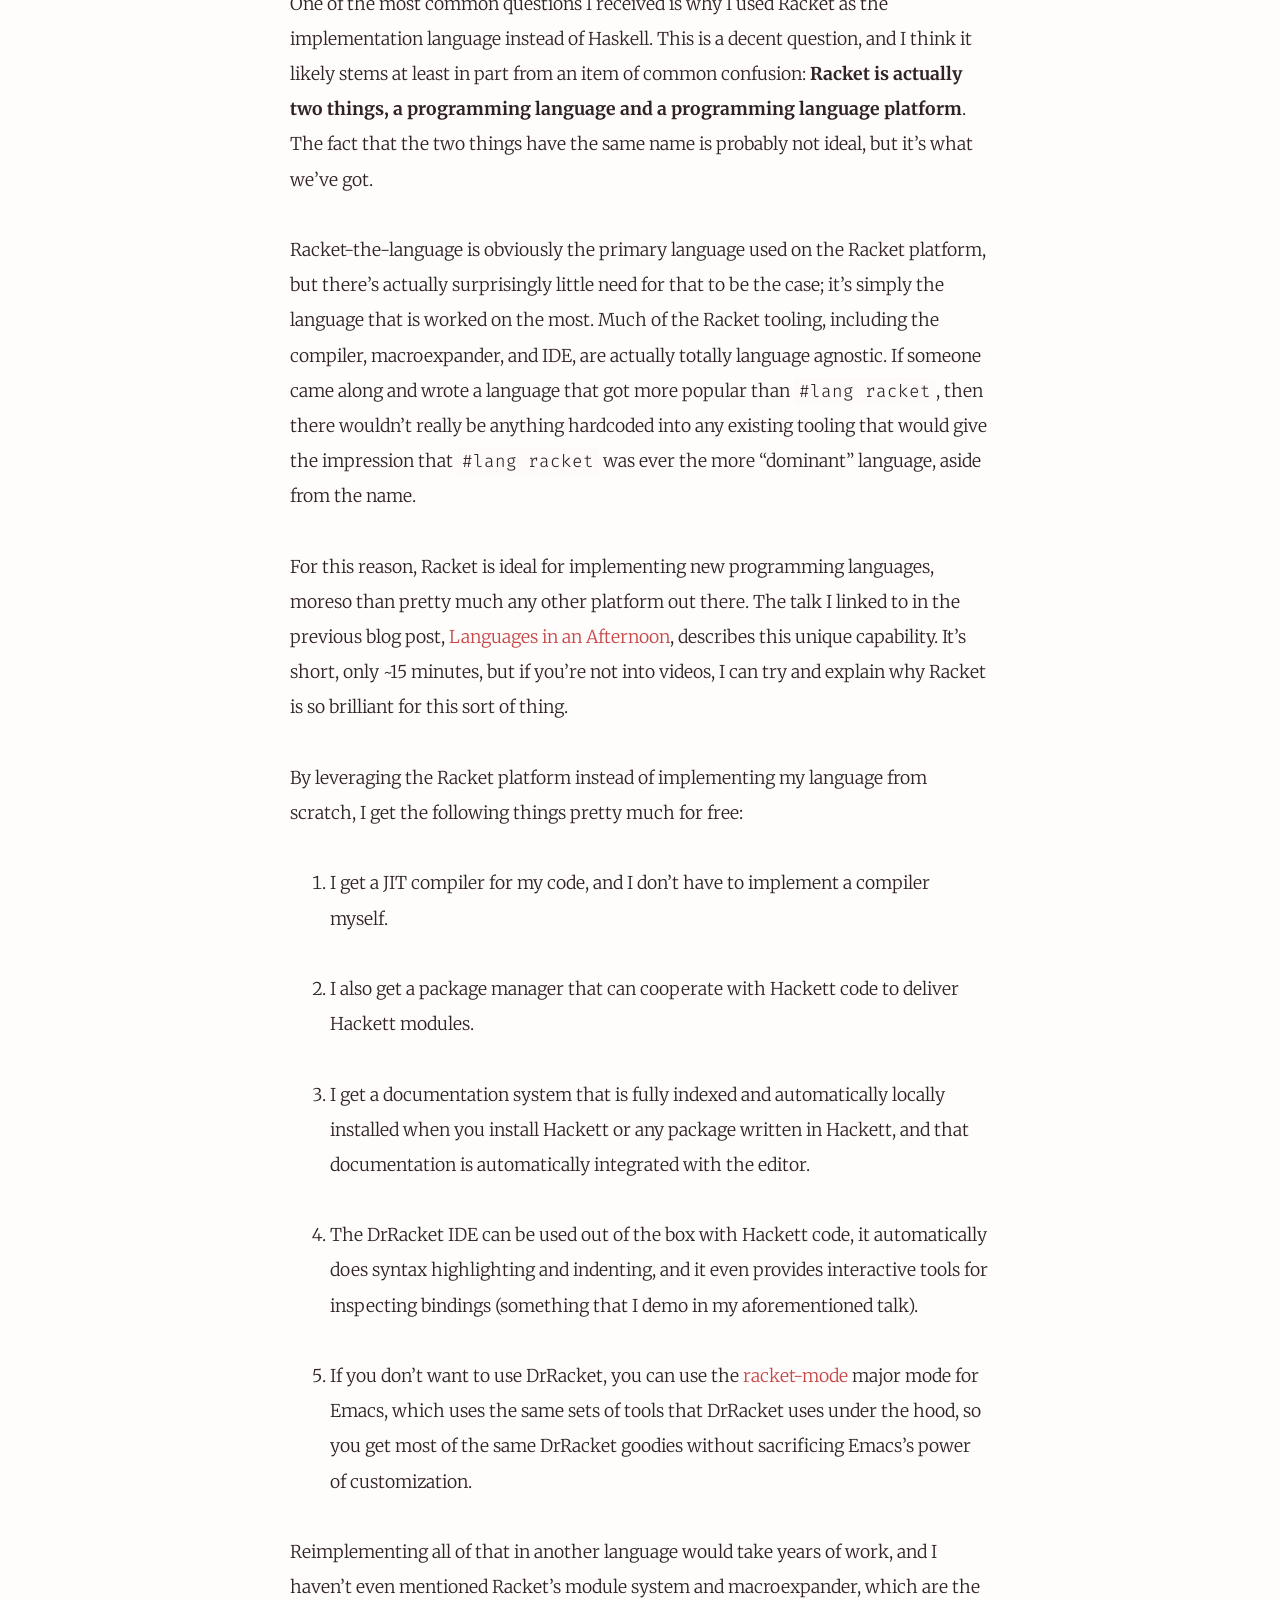
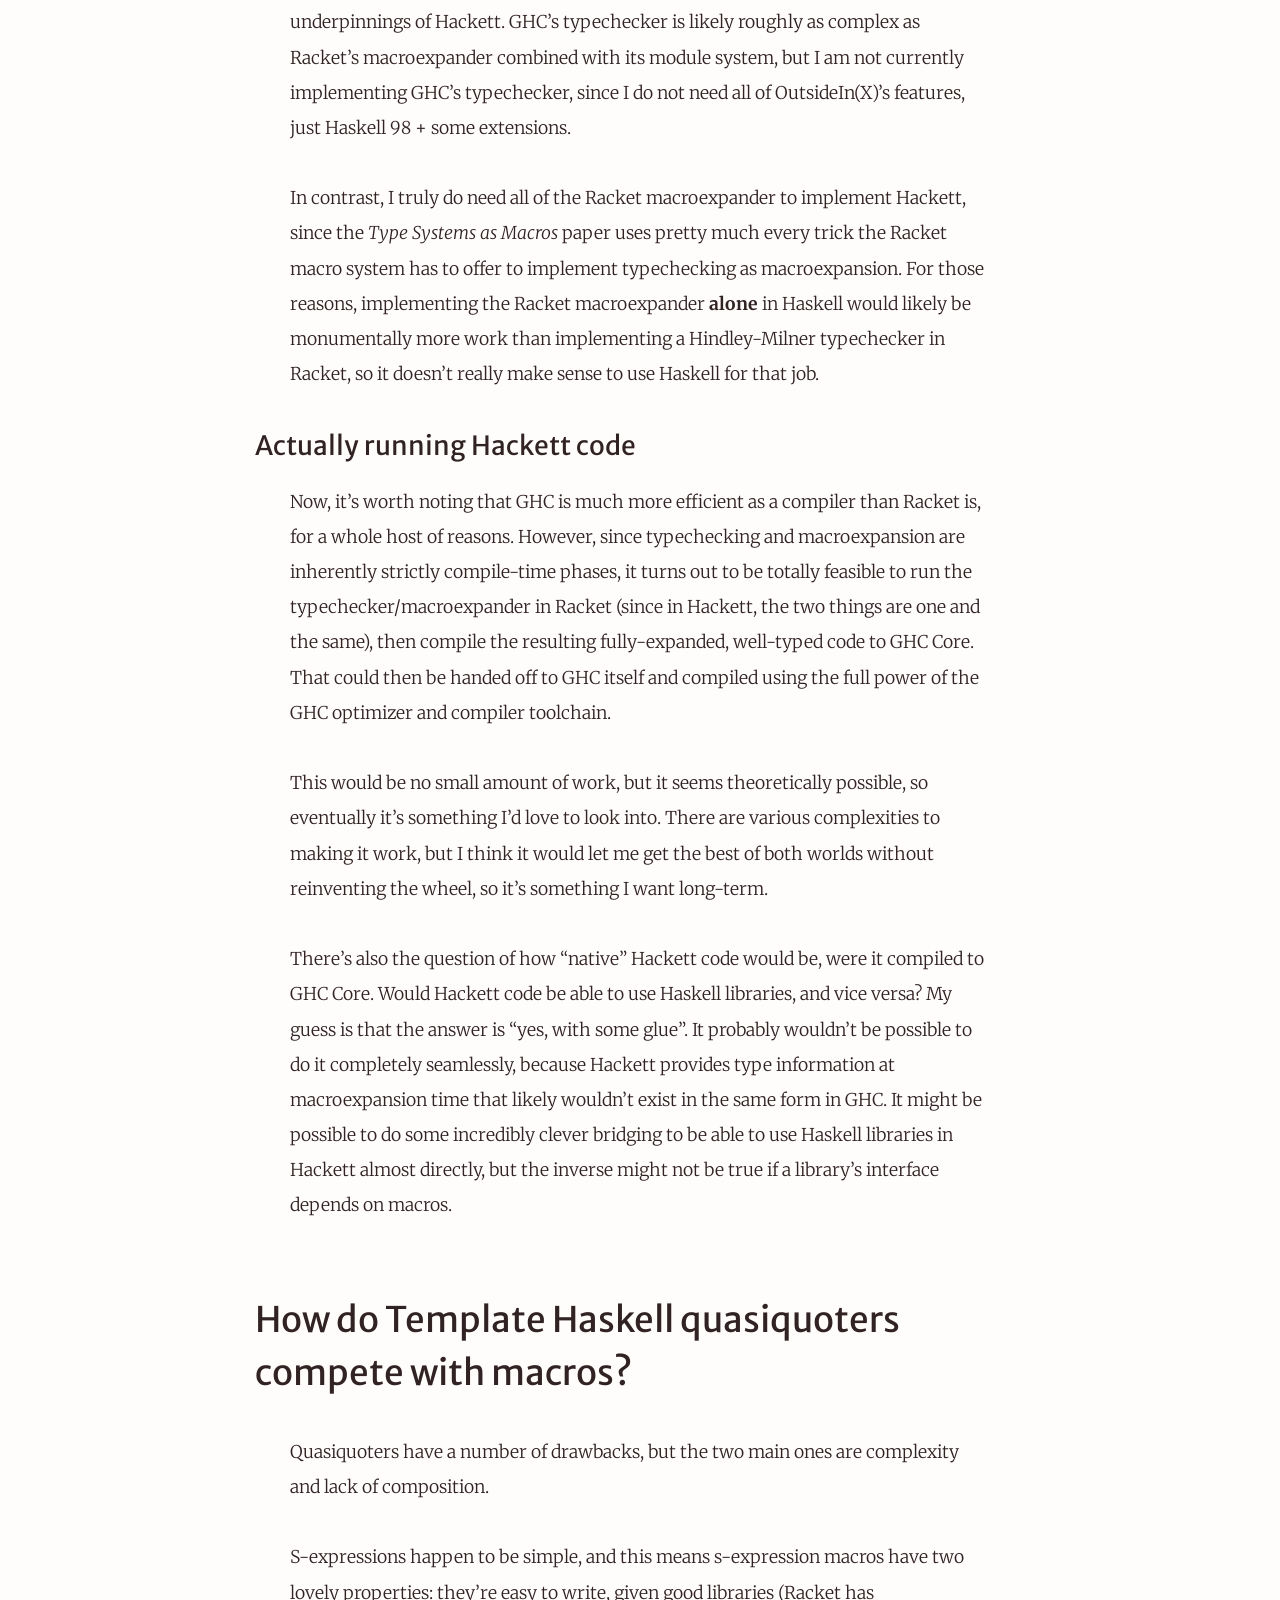
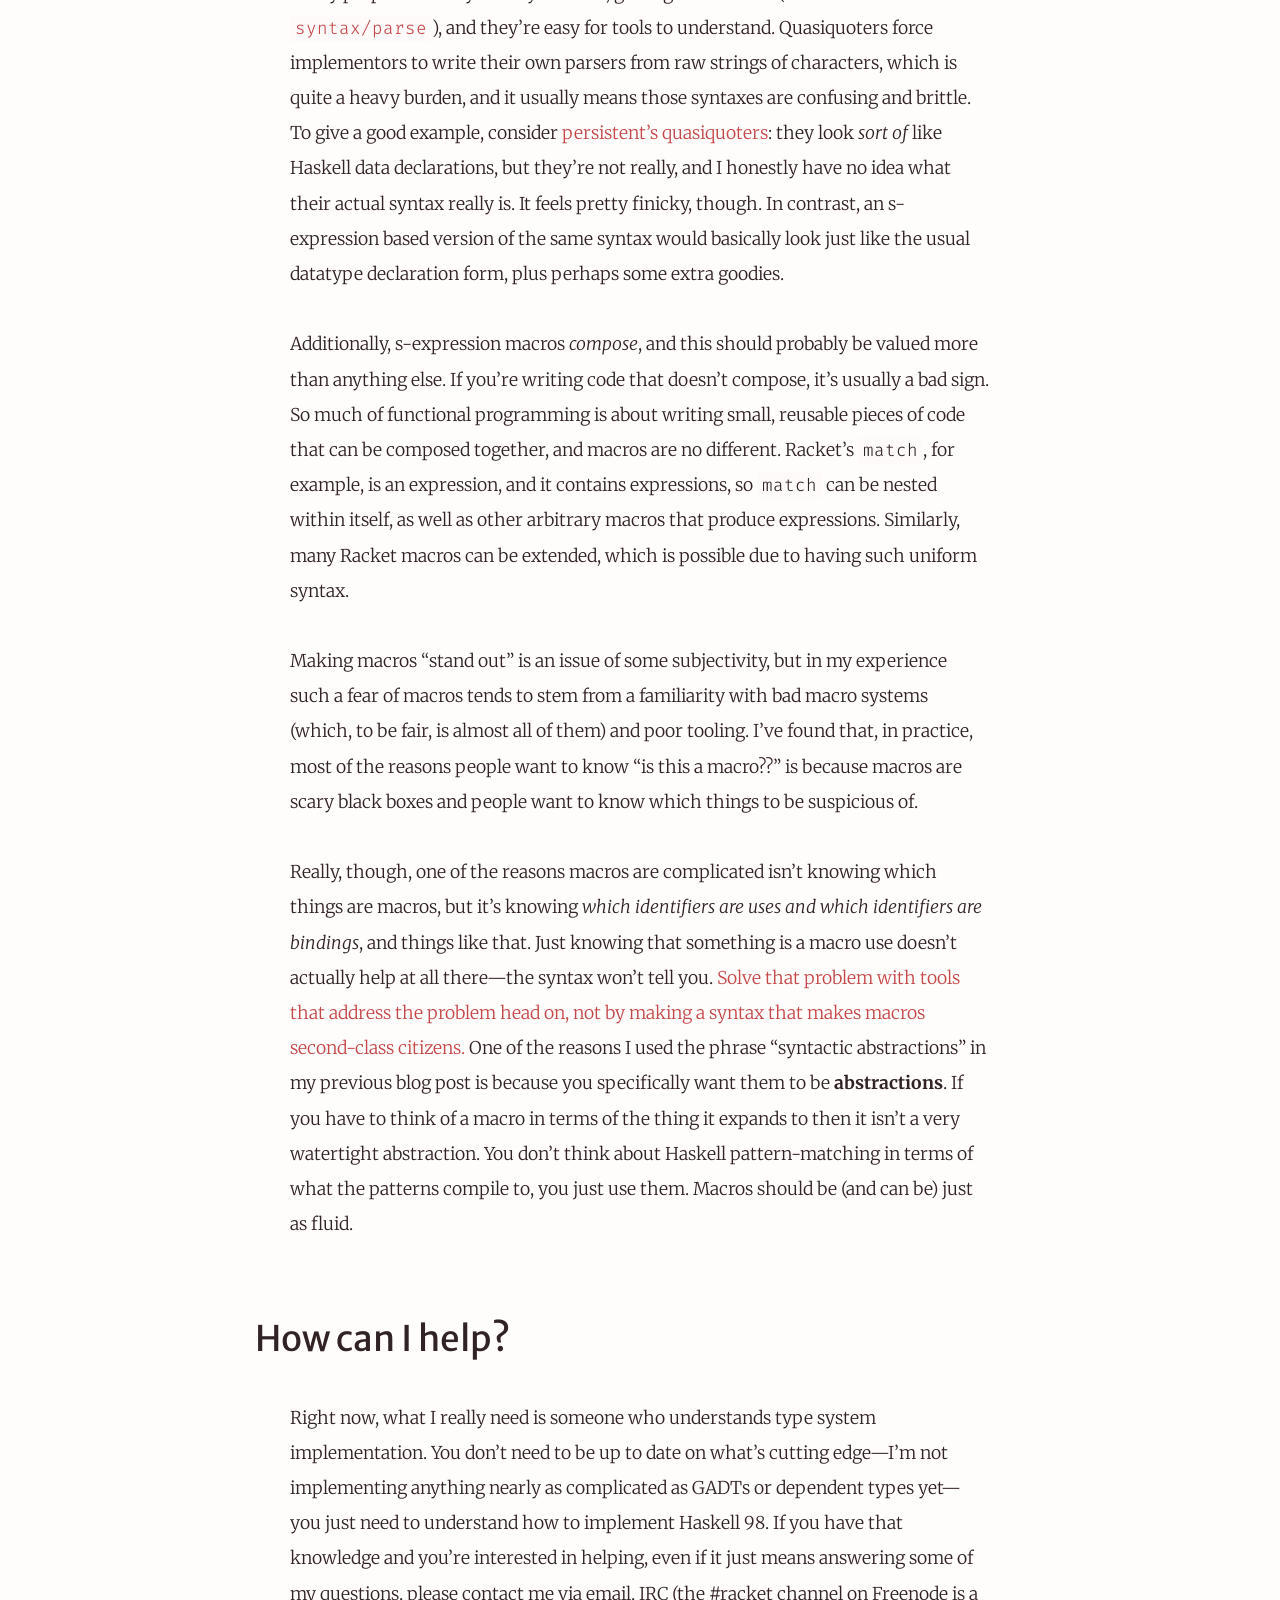
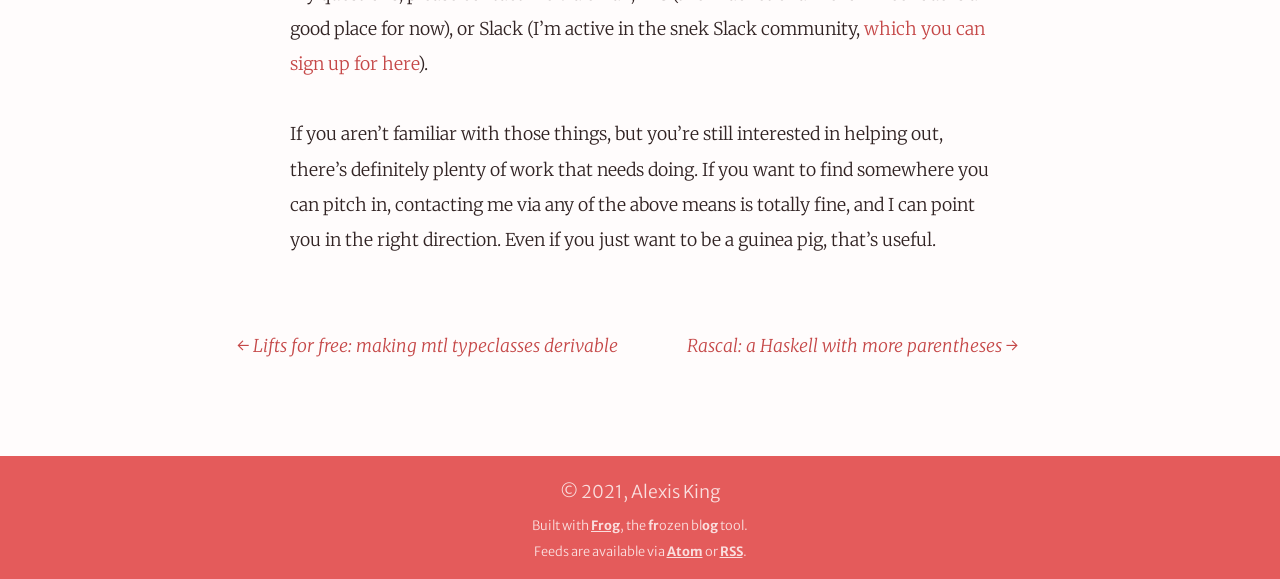
<file: blog/2017/01/05/rascal-is-now-hackett-plus-some-answers-to-questions/index.html>
<!DOCTYPE html>
<html lang="en">
  <head>
    <meta charset="utf-8">
    <title>Rascal is now Hackett, plus some answers to questions</title>
    <meta name="description" content="Since I published my blog post introducing Rascal, I’ve gotten some _amazing_ feedback, more than I had ever anticipated! One of the things that was pointed out, though, is that Rascal is a language that already exists. Given that the name “Rascal” came f...">
    <meta name="author"      content="Alexis King">
    <meta name="keywords"    content="hackett, racket, haskell, programming languages">
    <meta name="viewport"    content="width=device-width, initial-scale=1.0">
    <link rel="icon"      href="/favicon.ico">
    <link rel="canonical" href="http://lexi-lambda.github.io/blog/2017/01/05/rascal-is-now-hackett-plus-some-answers-to-questions/">
    <link rel="next" href="/blog/2017/01/02/rascal-a-haskell-with-more-parentheses/">
    <link rel="prev" href="/blog/2017/04/28/lifts-for-free-making-mtl-typeclasses-derivable/">
    <!-- CSS -->
    <link rel="stylesheet" type="text/css" href="https://fonts.googleapis.com/css?family=Merriweather+Sans:400,300,300italic,400italic,700,700italic,800,800italic|Merriweather:400,300,300italic,400italic,700,700italic,900,900italic|Fira+Code:300,400,500,600,700">
    <link rel="stylesheet" type="text/css" href="/css/application.min.css">
    <link rel="stylesheet" type="text/css" href="/css/pygments.min.css">
    <!-- Feeds -->
    <link rel="alternate" type="application/atom+xml"
          href="/feeds/all.atom.xml" title="Atom Feed">
    <link rel="alternate" type="application/rss+xml"
          href="/feeds/all.rss.xml" title="RSS Feed">
    <!-- JS -->
    <!-- <script src="/js/application.min.js"></script> -->
    <script type="text/javascript">
      (function(i,s,o,g,r,a,m){i['GoogleAnalyticsObject']=r;i[r]=i[r]||function(){
      (i[r].q=i[r].q||[]).push(arguments)},i[r].l=1*new Date();a=s.createElement(o),
      m=s.getElementsByTagName(o)[0];a.async=1;a.src=g;m.parentNode.insertBefore(a,m)
      })(window,document,'script','//www.google-analytics.com/analytics.js','ga');

      ga('create', 'UA-65250372-1', 'auto');
      ga('send', 'pageview');
    </script>
  </head>
  <body>
    <div id="page-content">
      <!-- Navigation Bar -->
      <header>
        <nav role="navigation" class="navigation-bar">
          <ul class="navigation-items left">
            <li id="blog-title-header"><a href="/"><h1>Alexis King</h1></a></li>
          </ul>
          <ul class="navigation-items center"></ul>
          <ul class="navigation-items right">
            <li><a href="/">Home</a></li>
            <li><a href="/resume.html">About Me</a></li>
          </ul>
        </nav>
      </header>
      <section role="main">
        <!-- Main column -->
        <div class="content" class="col-md-12">



          <article class="main">
  <header>
    <h1 class="title">Rascal is now Hackett, plus some answers to questions</h1>
    <div class='date-and-tags'>
      <time datetime="2017-01-05T05:25:32">
        2017-01-05
      </time>
      <span style="margin: 0 3px">⦿</span>
      <span class="tags"><a href="/tags/hackett.html">hackett</a>, <a href="/tags/racket.html">racket</a>, <a href="/tags/haskell.html">haskell</a>, <a href="/tags/programming-languages.html">programming languages</a></span>
    </div>
  </header>

<p>Since I published <a href="/blog/2017/01/02/rascal-a-haskell-with-more-parentheses/">my blog post introducing Rascal</a>, I’ve gotten some <em>amazing</em> feedback, more than I had ever anticipated! One of the things that was pointed out, though, is that <a href="http://www.rascal-mpl.org">Rascal is a language that already exists</a>. Given that the name “Rascal” came from a mixture of “Racket” and “Haskell”, I always had an alternative named planned, and that’s “Hackett”. So, to avoid confusion as much as possible, <a href="https://github.com/lexi-lambda/hackett"><strong>Rascal is now known as Hackett</strong></a>.</p>

<p>With that out of the way, I also want to answer some of the other questions I received, both to hopefully clear up some confusion and to have something I can point to if I get the same questions in the future.</p>
<!-- more-->

<h1 id="whats-in-a-name">What’s in a name?</h1>

<p>First, a little trivia.</p>

<p>I’ve already mentioned that the old “Rascal” name was based on the names “Racket” and “Haskell”, which is true. However, it had a slightly deeper meaning, too: the name fit a tradition of naming languages in the Scheme family after somewhat nefarious things, such as “Gambit”, “Guile”, “Larceny”, and “Racket” itself. The name goes back a little bit further to the Planner programming language; Scheme was originally called Schemer, but it was (no joke) shorted due to filename length restrictions.</p>

<p>Still, my language isn’t really a Scheme, so the weak connection wasn’t terribly relevant. Curious readers might be wondering if there’s any deeper meaning to the name “Hackett” than a mixture of the two language names. In fact, there is. Hackett is affectionately named after the <a href="https://en.wikipedia.org/wiki/Steve_Hackett">Genesis progressive rock guitarist, Steve Hackett</a>, one of my favorite musicians. The fact that the name is a homophone with “hack-it” is another convenient coincidence.</p>

<p>Perhaps not the most interesting thing in this blog post, but there it is.</p>

<h1 id="why-racket-why-not-haskell">Why Racket? Why <em>not</em> Haskell?</h1>

<p>One of the most common questions I received is why I used Racket as the implementation language instead of Haskell. This is a decent question, and I think it likely stems at least in part from an item of common confusion: <strong>Racket is actually two things, a programming language and a programming language platform</strong>. The fact that the two things have the same name is probably not ideal, but it’s what we’ve got.</p>

<p>Racket-the-language is obviously the primary language used on the Racket platform, but there’s actually surprisingly little need for that to be the case; it’s simply the language that is worked on the most. Much of the Racket tooling, including the compiler, macroexpander, and IDE, are actually totally language agnostic. If someone came along and wrote a language that got more popular than <code>#lang racket</code>, then there wouldn’t really be anything hardcoded into any existing tooling that would give the impression that <code>#lang racket</code> was ever the more “dominant” language, aside from the name.</p>

<p>For this reason, Racket is ideal for implementing new programming languages, moreso than pretty much any other platform out there. The talk I linked to in the previous blog post, <a href="https://www.youtube.com/watch?v=TfehOLha-18">Languages in an Afternoon</a>, describes this unique capability. It’s short, only ~15 minutes, but if you’re not into videos, I can try and explain why Racket is so brilliant for this sort of thing.</p>

<p>By leveraging the Racket platform instead of implementing my language from scratch, I get the following things pretty much for free:</p>

<ol>
 <li>
  <p>I get a JIT compiler for my code, and I don’t have to implement a compiler myself.</p></li>
 <li>
  <p>I also get a package manager that can cooperate with Hackett code to deliver Hackett modules.</p></li>
 <li>
  <p>I get a documentation system that is fully indexed and automatically locally installed when you install Hackett or any package written in Hackett, and that documentation is automatically integrated with the editor.</p></li>
 <li>
  <p>The DrRacket IDE can be used out of the box with Hackett code, it automatically does syntax highlighting and indenting, and it even provides interactive tools for inspecting bindings (something that I demo in my aforementioned talk).</p></li>
 <li>
  <p>If you don’t want to use DrRacket, you can use the <a href="https://github.com/greghendershott/racket-mode">racket-mode</a> major mode for Emacs, which uses the same sets of tools that DrRacket uses under the hood, so you get most of the same DrRacket goodies without sacrificing Emacs’s power of customization.</p></li></ol>

<p>Reimplementing all of that in another language would take years of work, and I haven’t even mentioned Racket’s module system and macroexpander, which are the underpinnings of Hackett. GHC’s typechecker is likely roughly as complex as Racket’s macroexpander combined with its module system, but I am not currently implementing GHC’s typechecker, since I do not need all of OutsideIn(X)’s features, just Haskell 98 + some extensions.</p>

<p>In contrast, I truly do need all of the Racket macroexpander to implement Hackett, since the <em>Type Systems as Macros</em> paper uses pretty much every trick the Racket macro system has to offer to implement typechecking as macroexpansion. For those reasons, implementing the Racket macroexpander <strong>alone</strong> in Haskell would likely be monumentally more work than implementing a Hindley-Milner typechecker in Racket, so it doesn’t really make sense to use Haskell for that job.</p>

<h2 id="actually-running-hackett-code">Actually running Hackett code</h2>

<p>Now, it’s worth noting that GHC is much more efficient as a compiler than Racket is, for a whole host of reasons. However, since typechecking and macroexpansion are inherently strictly compile-time phases, it turns out to be totally feasible to run the typechecker/macroexpander in Racket (since in Hackett, the two things are one and the same), then compile the resulting fully-expanded, well-typed code to GHC Core. That could then be handed off to GHC itself and compiled using the full power of the GHC optimizer and compiler toolchain.</p>

<p>This would be no small amount of work, but it seems theoretically possible, so eventually it’s something I’d love to look into. There are various complexities to making it work, but I think it would let me get the best of both worlds without reinventing the wheel, so it’s something I want long-term.</p>

<p>There’s also the question of how “native” Hackett code would be, were it compiled to GHC Core. Would Hackett code be able to use Haskell libraries, and vice versa? My guess is that the answer is “yes, with some glue”. It probably wouldn’t be possible to do it completely seamlessly, because Hackett provides type information at macroexpansion time that likely wouldn’t exist in the same form in GHC. It might be possible to do some incredibly clever bridging to be able to use Haskell libraries in Hackett almost directly, but the inverse might not be true if a library’s interface depends on macros.</p>

<h1 id="how-do-template-haskell-quasiquoters-compete-with-macros">How do Template Haskell quasiquoters compete with macros?</h1>

<p>Quasiquoters have a number of drawbacks, but the two main ones are complexity and lack of composition.</p>

<p>S-expressions happen to be simple, and this means s-expression macros have two lovely properties: they’re easy to write, given good libraries (Racket has <a href="http://docs.racket-lang.org/syntax/stxparse.html"><code>syntax/parse</code></a>), and they’re easy for tools to understand. Quasiquoters force implementors to write their own parsers from raw strings of characters, which is quite a heavy burden, and it usually means those syntaxes are confusing and brittle. To give a good example, consider <a href="http://www.yesodweb.com/book/persistent#persistent_code_generation">persistent’s quasiquoters</a>: they look <em>sort of</em> like Haskell data declarations, but they’re not really, and I honestly have no idea what their actual syntax really is. It feels pretty finicky, though. In contrast, an s-expression based version of the same syntax would basically look just like the usual datatype declaration form, plus perhaps some extra goodies.</p>

<p>Additionally, s-expression macros <em>compose</em>, and this should probably be valued more than anything else. If you’re writing code that doesn’t compose, it’s usually a bad sign. So much of functional programming is about writing small, reusable pieces of code that can be composed together, and macros are no different. Racket’s <code>match</code>, for example, is an expression, and it contains expressions, so <code>match</code> can be nested within itself, as well as other arbitrary macros that produce expressions. Similarly, many Racket macros can be extended, which is possible due to having such uniform syntax.</p>

<p>Making macros “stand out” is an issue of some subjectivity, but in my experience such a fear of macros tends to stem from a familiarity with bad macro systems (which, to be fair, is almost all of them) and poor tooling. I’ve found that, in practice, most of the reasons people want to know “is this a macro??” is because macros are scary black boxes and people want to know which things to be suspicious of.</p>

<p>Really, though, one of the reasons macros are complicated isn’t knowing which things are macros, but it’s knowing <em>which identifiers are uses and which identifiers are bindings</em>, and things like that. Just knowing that something is a macro use doesn’t actually help at all there—the syntax won’t tell you. <a href="http://i.imgur.com/HvYee19.png">Solve that problem with tools that address the problem head on, not by making a syntax that makes macros second-class citizens.</a> One of the reasons I used the phrase “syntactic abstractions” in my previous blog post is because you specifically want them to be <strong>abstractions</strong>. If you have to think of a macro in terms of the thing it expands to then it isn’t a very watertight abstraction. You don’t think about Haskell pattern-matching in terms of what the patterns compile to, you just use them. Macros should be (and can be) just as fluid.</p>

<h1 id="how-can-i-help">How can I help?</h1>

<p>Right now, what I really need is someone who understands type system implementation. You don’t need to be up to date on what’s cutting edge—I’m not implementing anything nearly as complicated as GADTs or dependent types yet—you just need to understand how to implement Haskell 98. If you have that knowledge and you’re interested in helping, even if it just means answering some of my questions, please contact me via email, IRC (the #racket channel on Freenode is a good place for now), or Slack (I’m active in the snek Slack community, <a href="http://snek.jneen.net">which you can sign up for here</a>).</p>

<p>If you aren’t familiar with those things, but you’re still interested in helping out, there’s definitely plenty of work that needs doing. If you want to find somewhere you can pitch in, contacting me via any of the above means is totally fine, and I can point you in the right direction. Even if you just want to be a guinea pig, that’s useful.</p>
  <footer>
    <ul class="pager">
      <li class="previous">
        <a href="/blog/2017/04/28/lifts-for-free-making-mtl-typeclasses-derivable/">&larr; <em>Lifts for free: making mtl typeclasses derivable</em></a>
      </li>
      <li class="next">
        <a href="/blog/2017/01/02/rascal-a-haskell-with-more-parentheses/"><em>Rascal: a Haskell with more parentheses</em> &rarr;</a>
      </li>
    </ul>
  </footer>
</article>
        </div>
      </section>
      <footer>
        <div class="content">
          <h2 id="copyright-notice">© 2021, Alexis King</h2>
          <h3>
            Built with <a href="https://github.com/greghendershott/frog">Frog</a>, the
            <strong>fr</strong>ozen bl<strong>og</strong> tool.
          </h3>
          <h3>
            Feeds are available via <a href="/feeds/all.atom.xml">Atom</a>
            or <a href="/feeds/all.rss.xml">RSS</a>.
          </h3>
        </div>
      </footer>
    </div>
  </body>
</html>
</file>
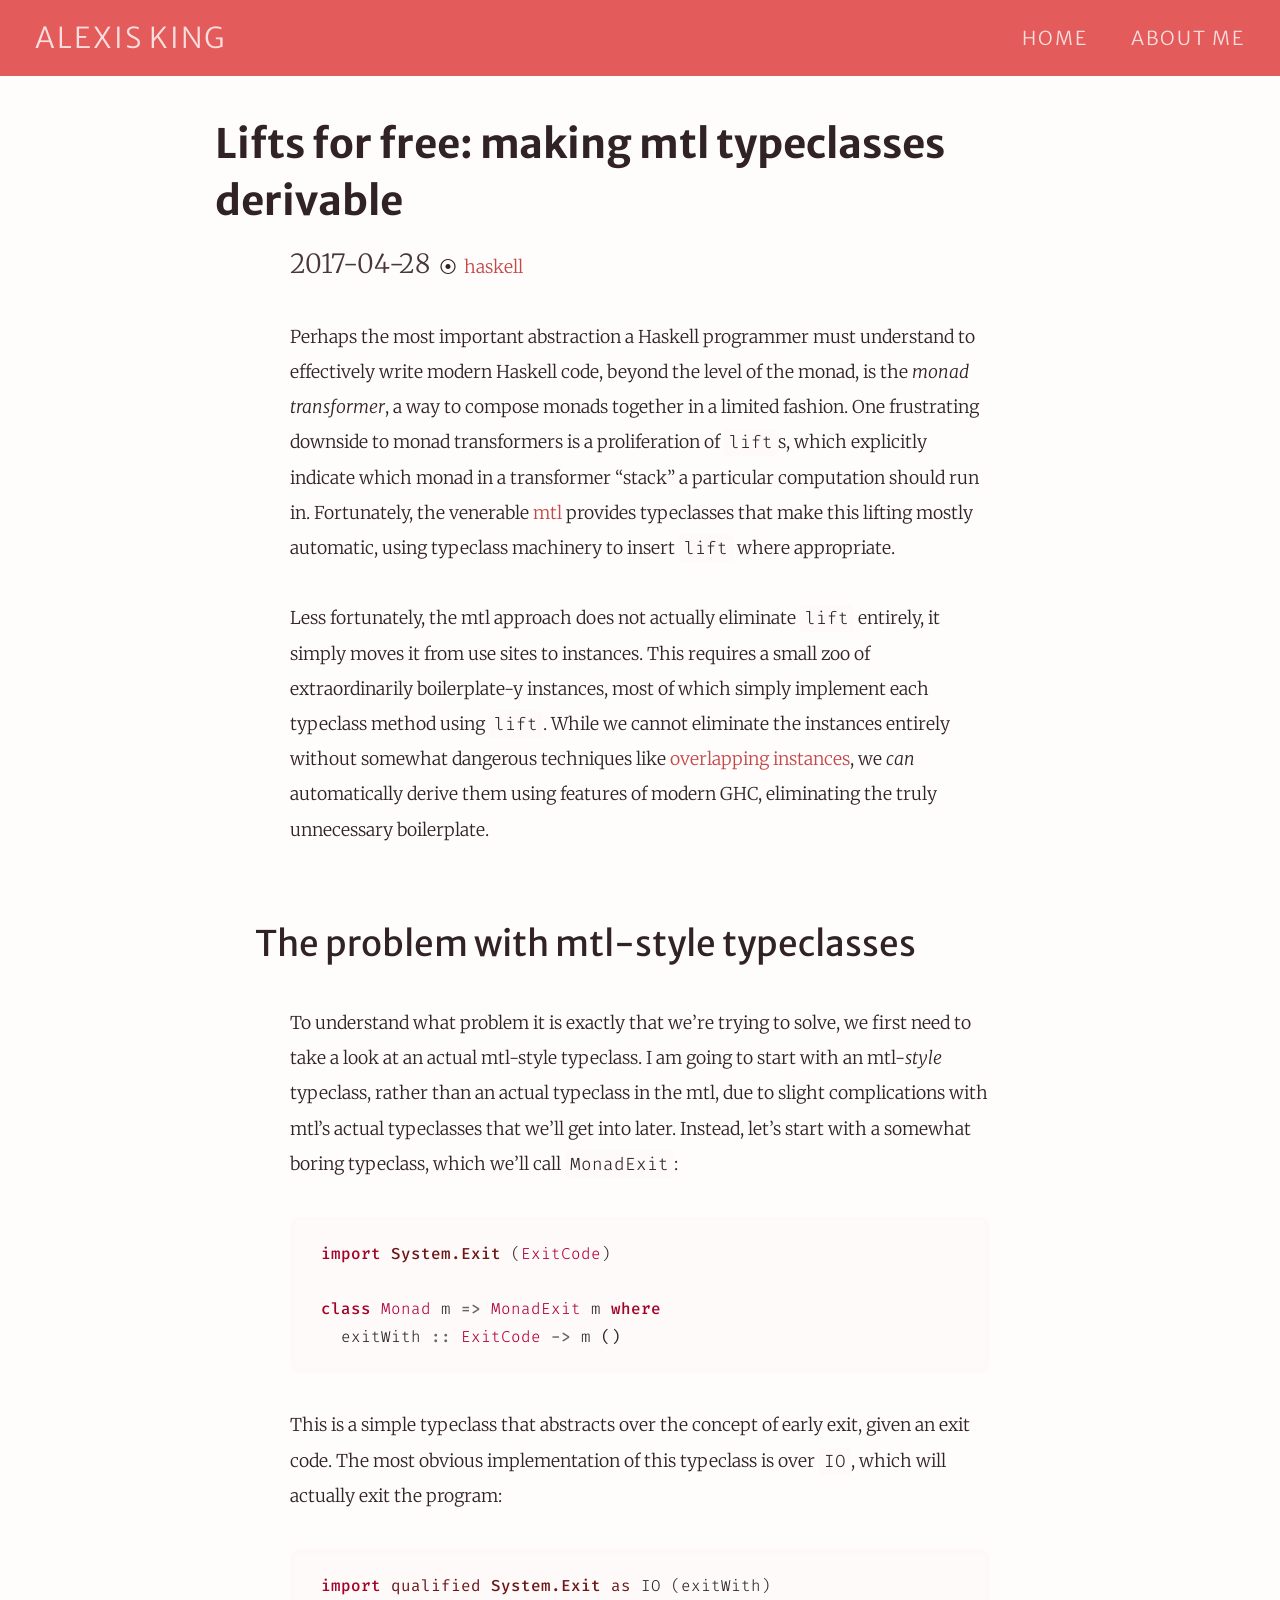
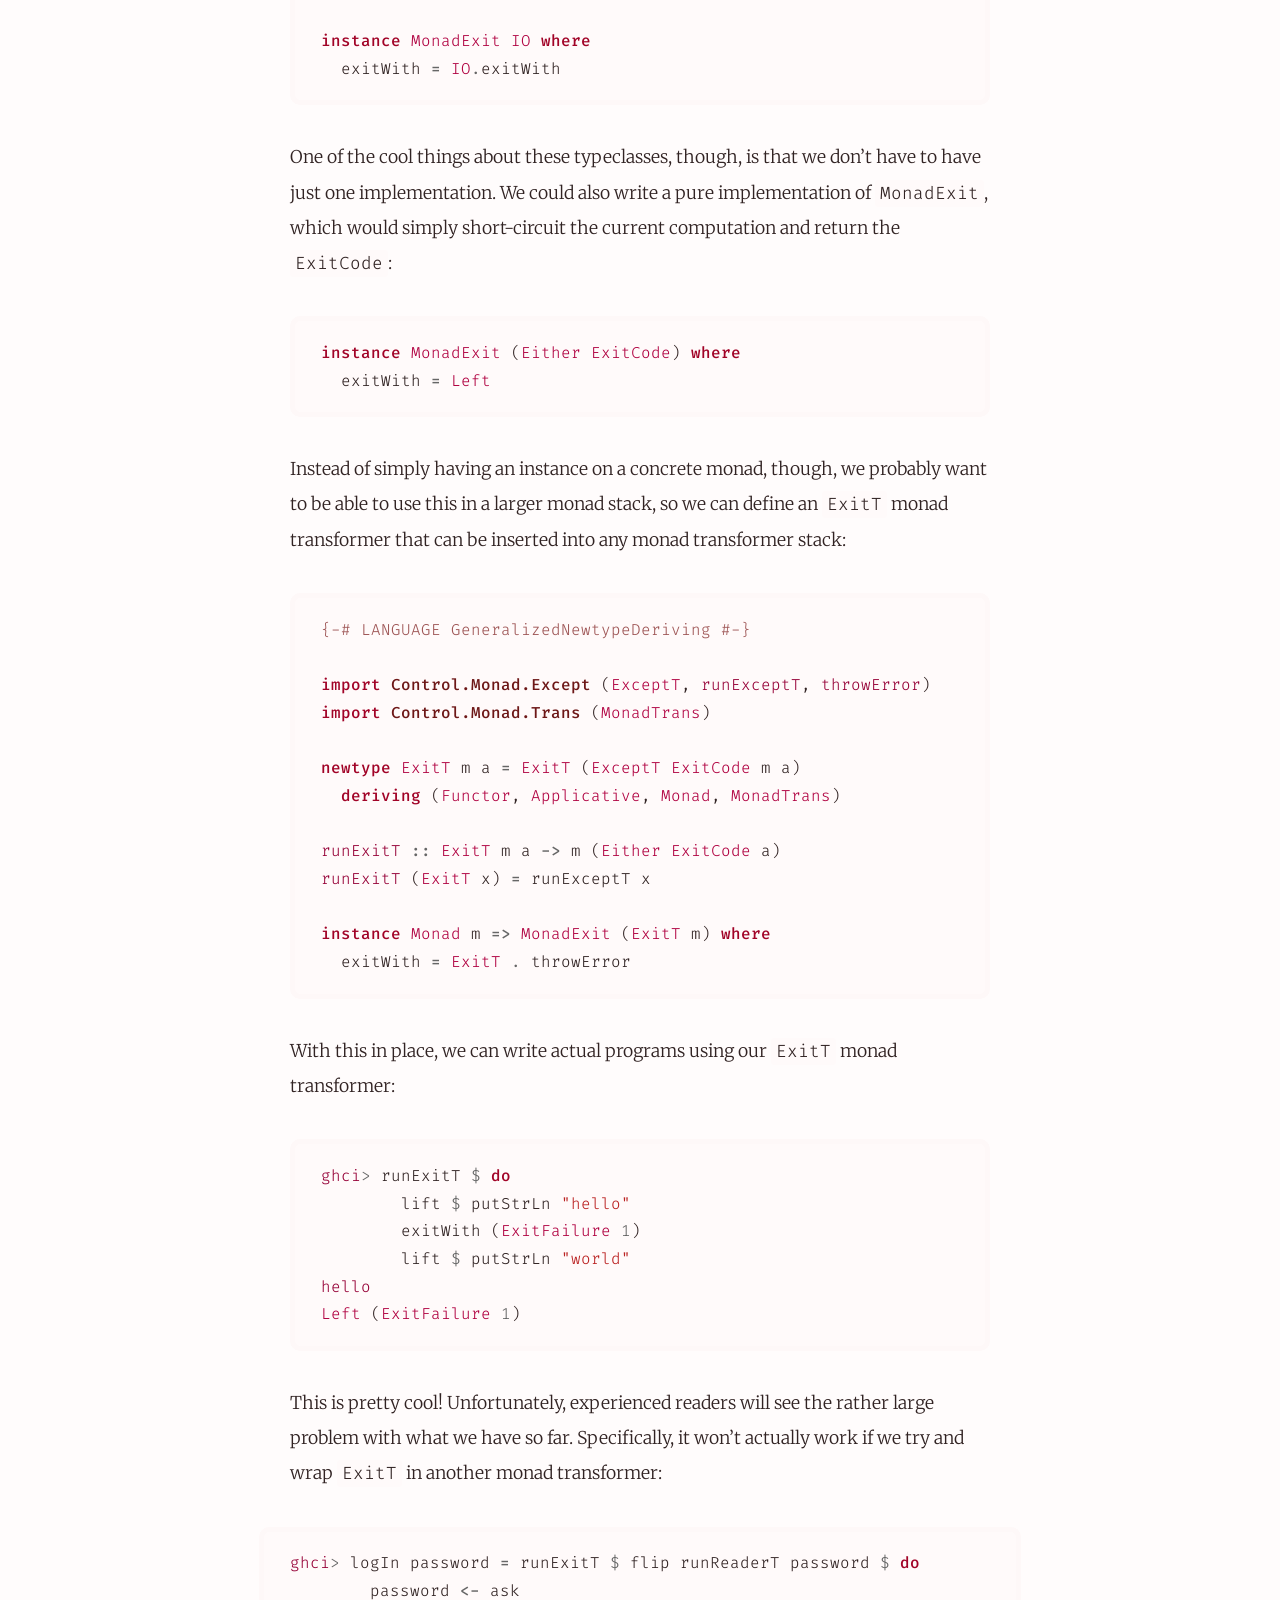
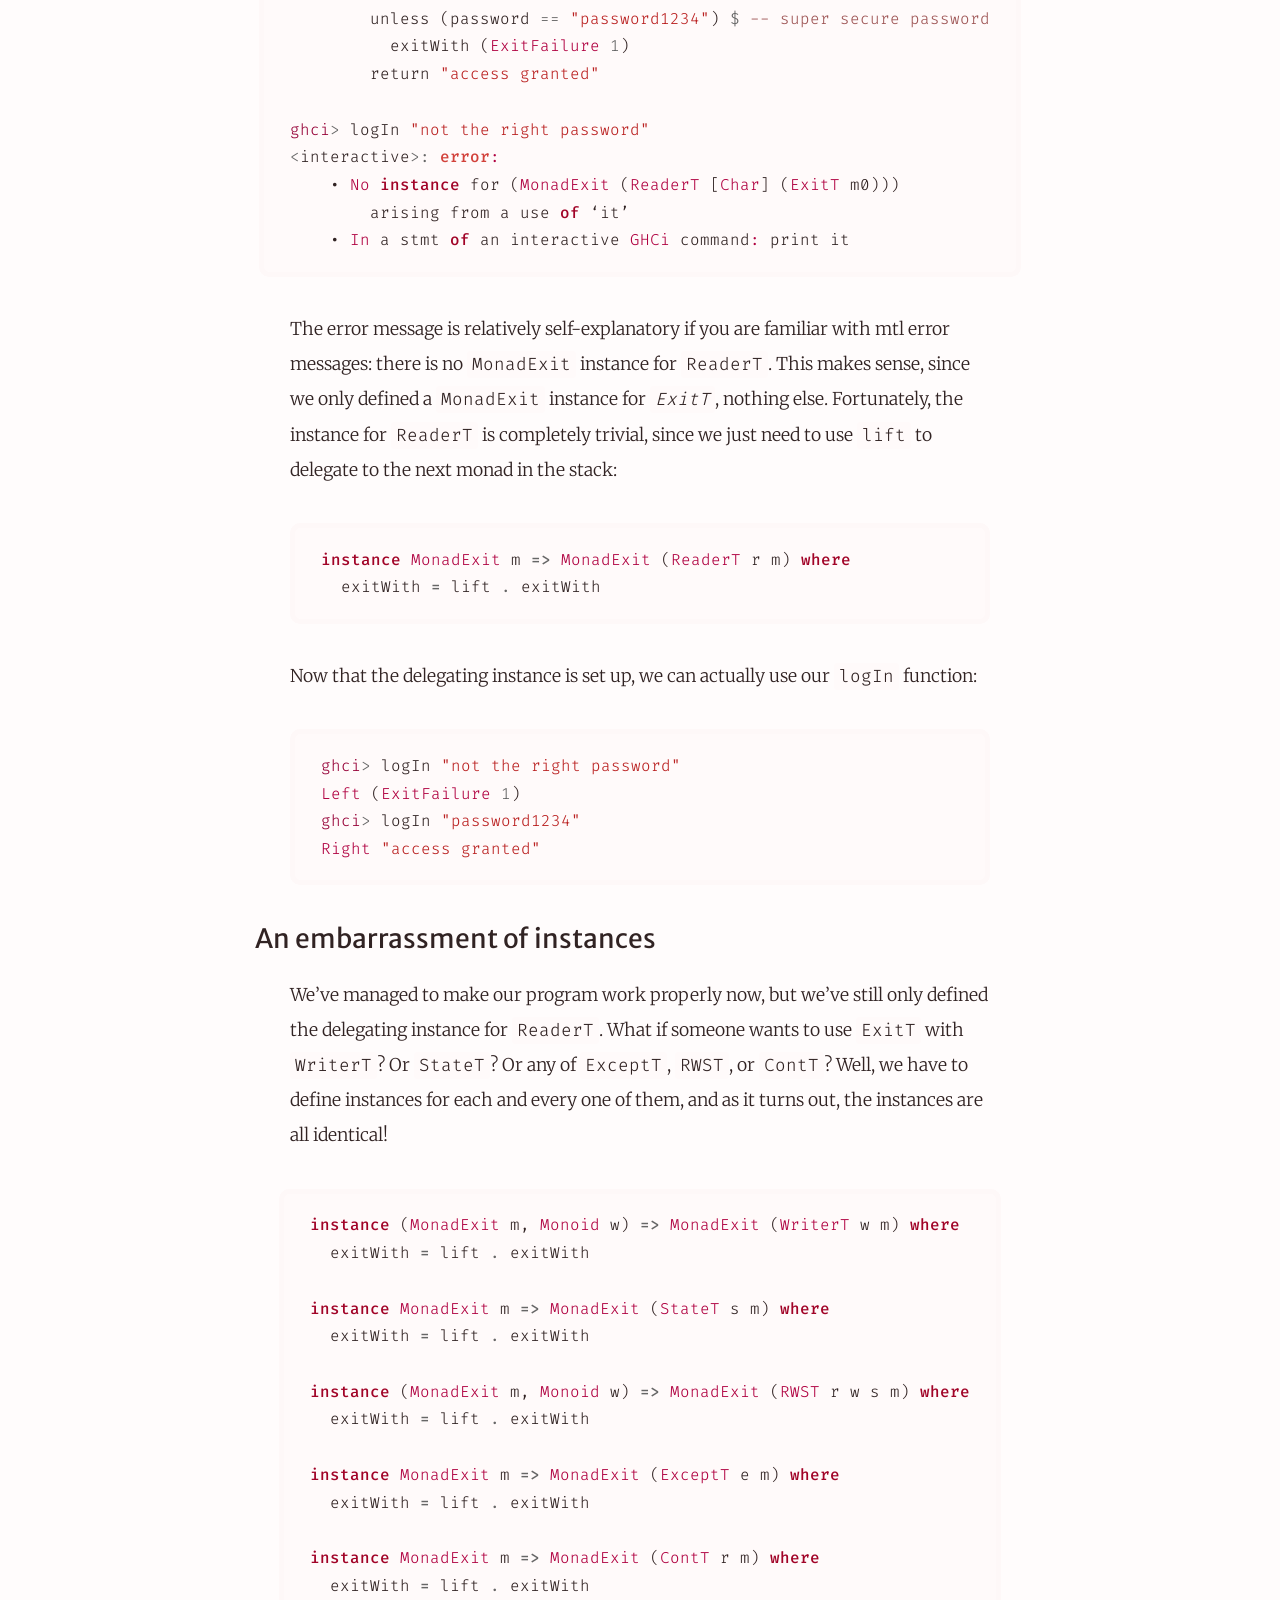
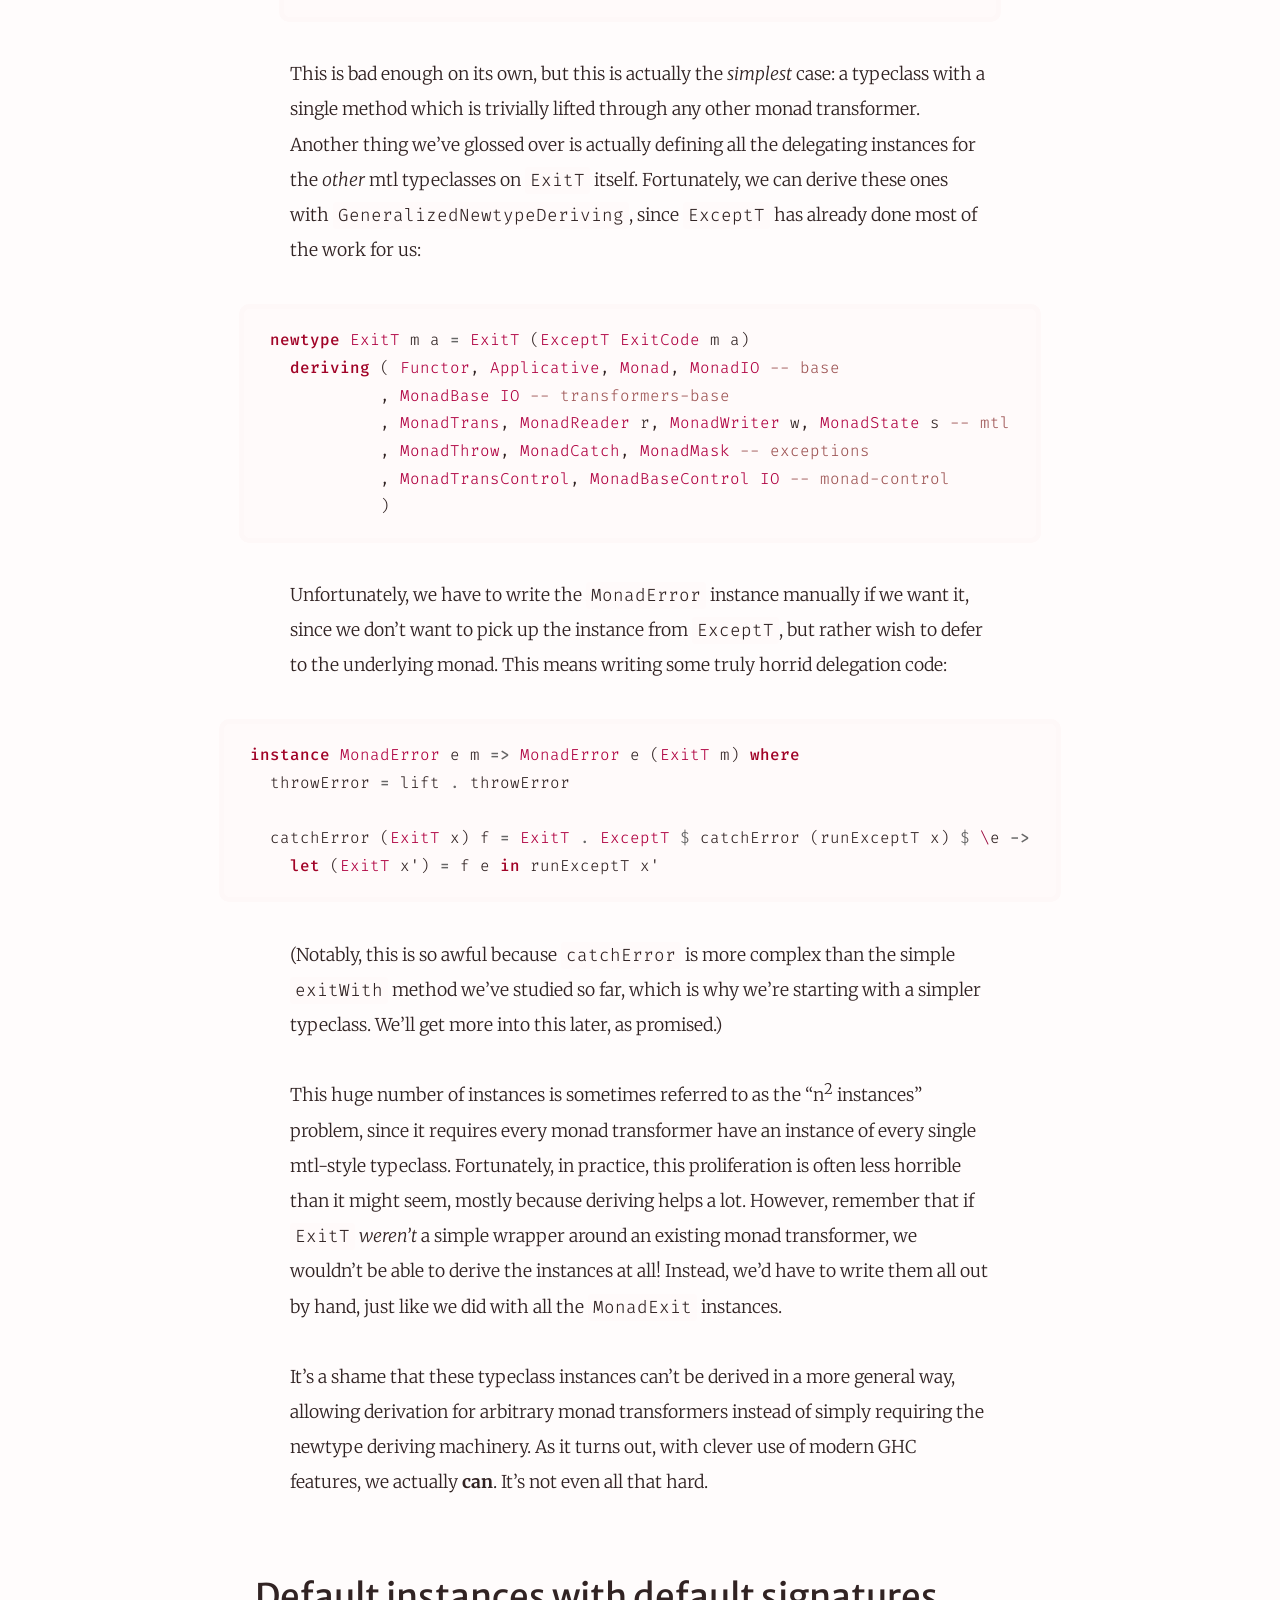
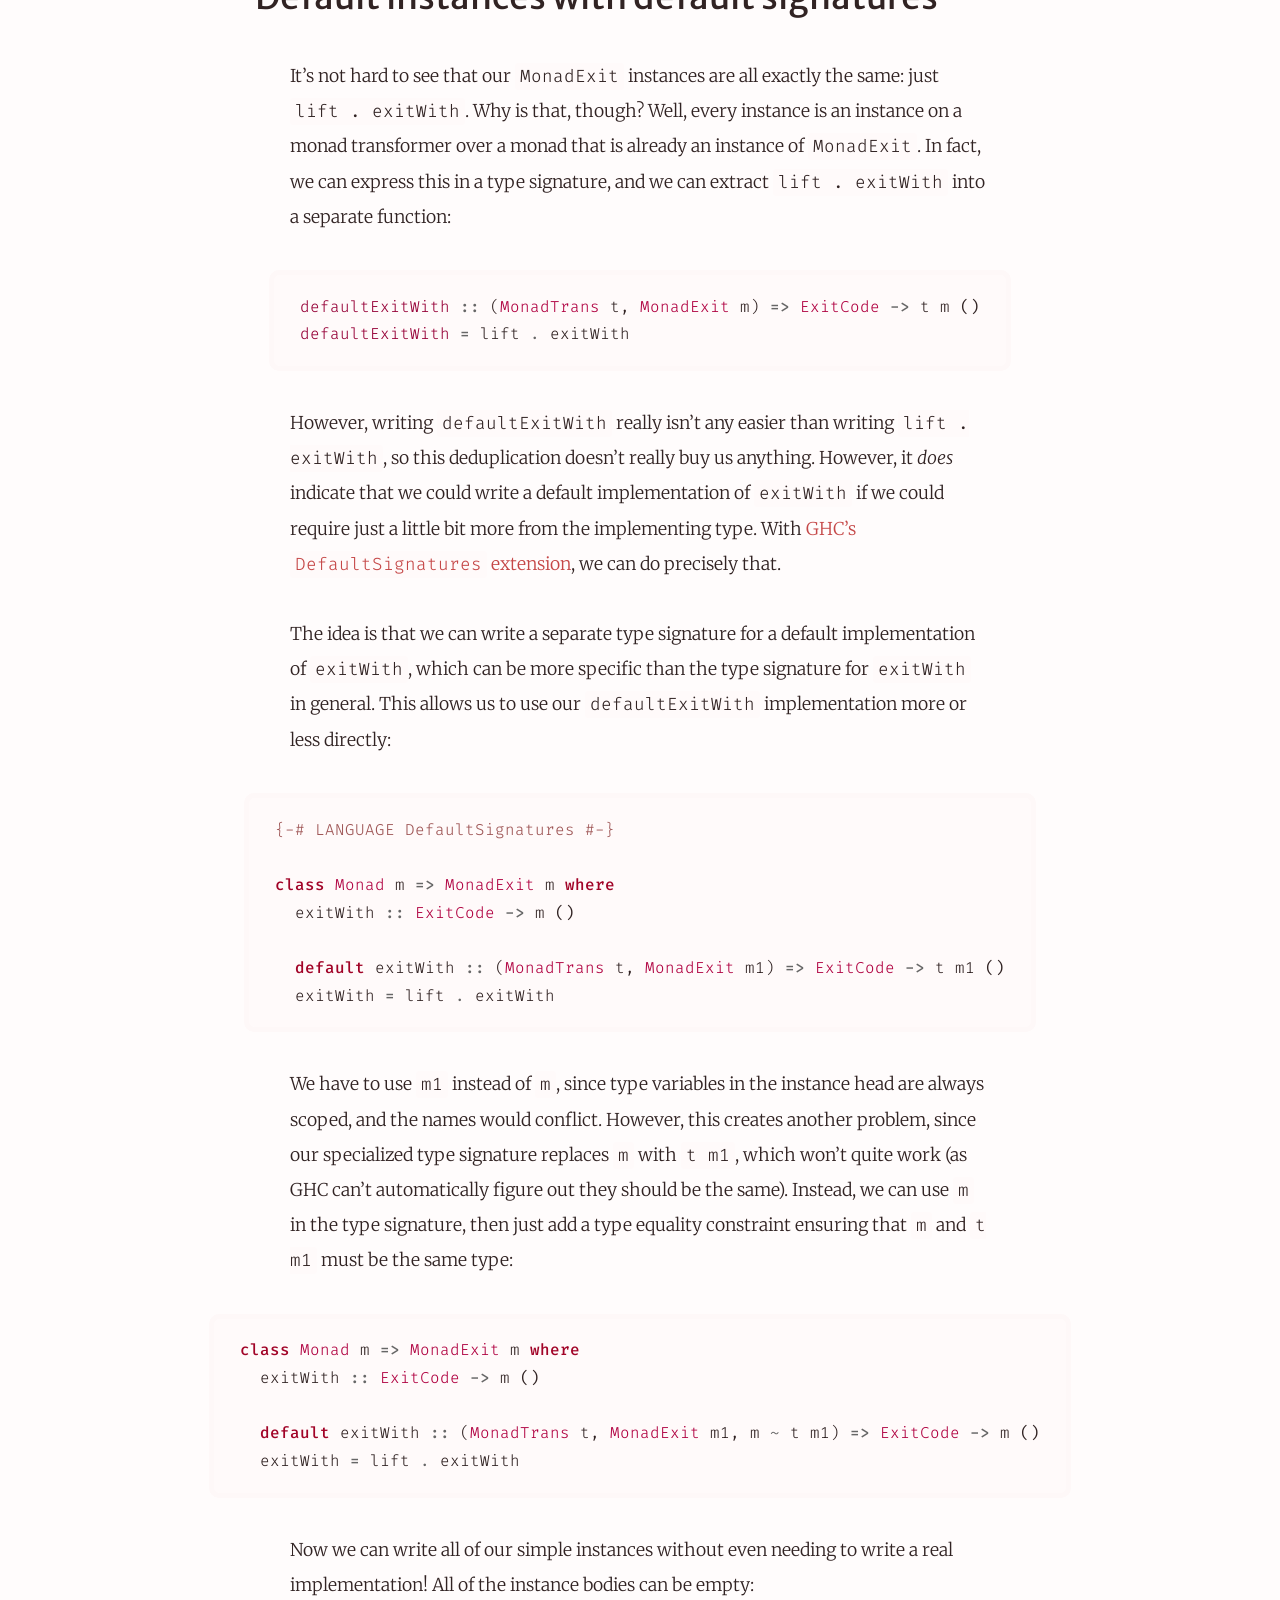
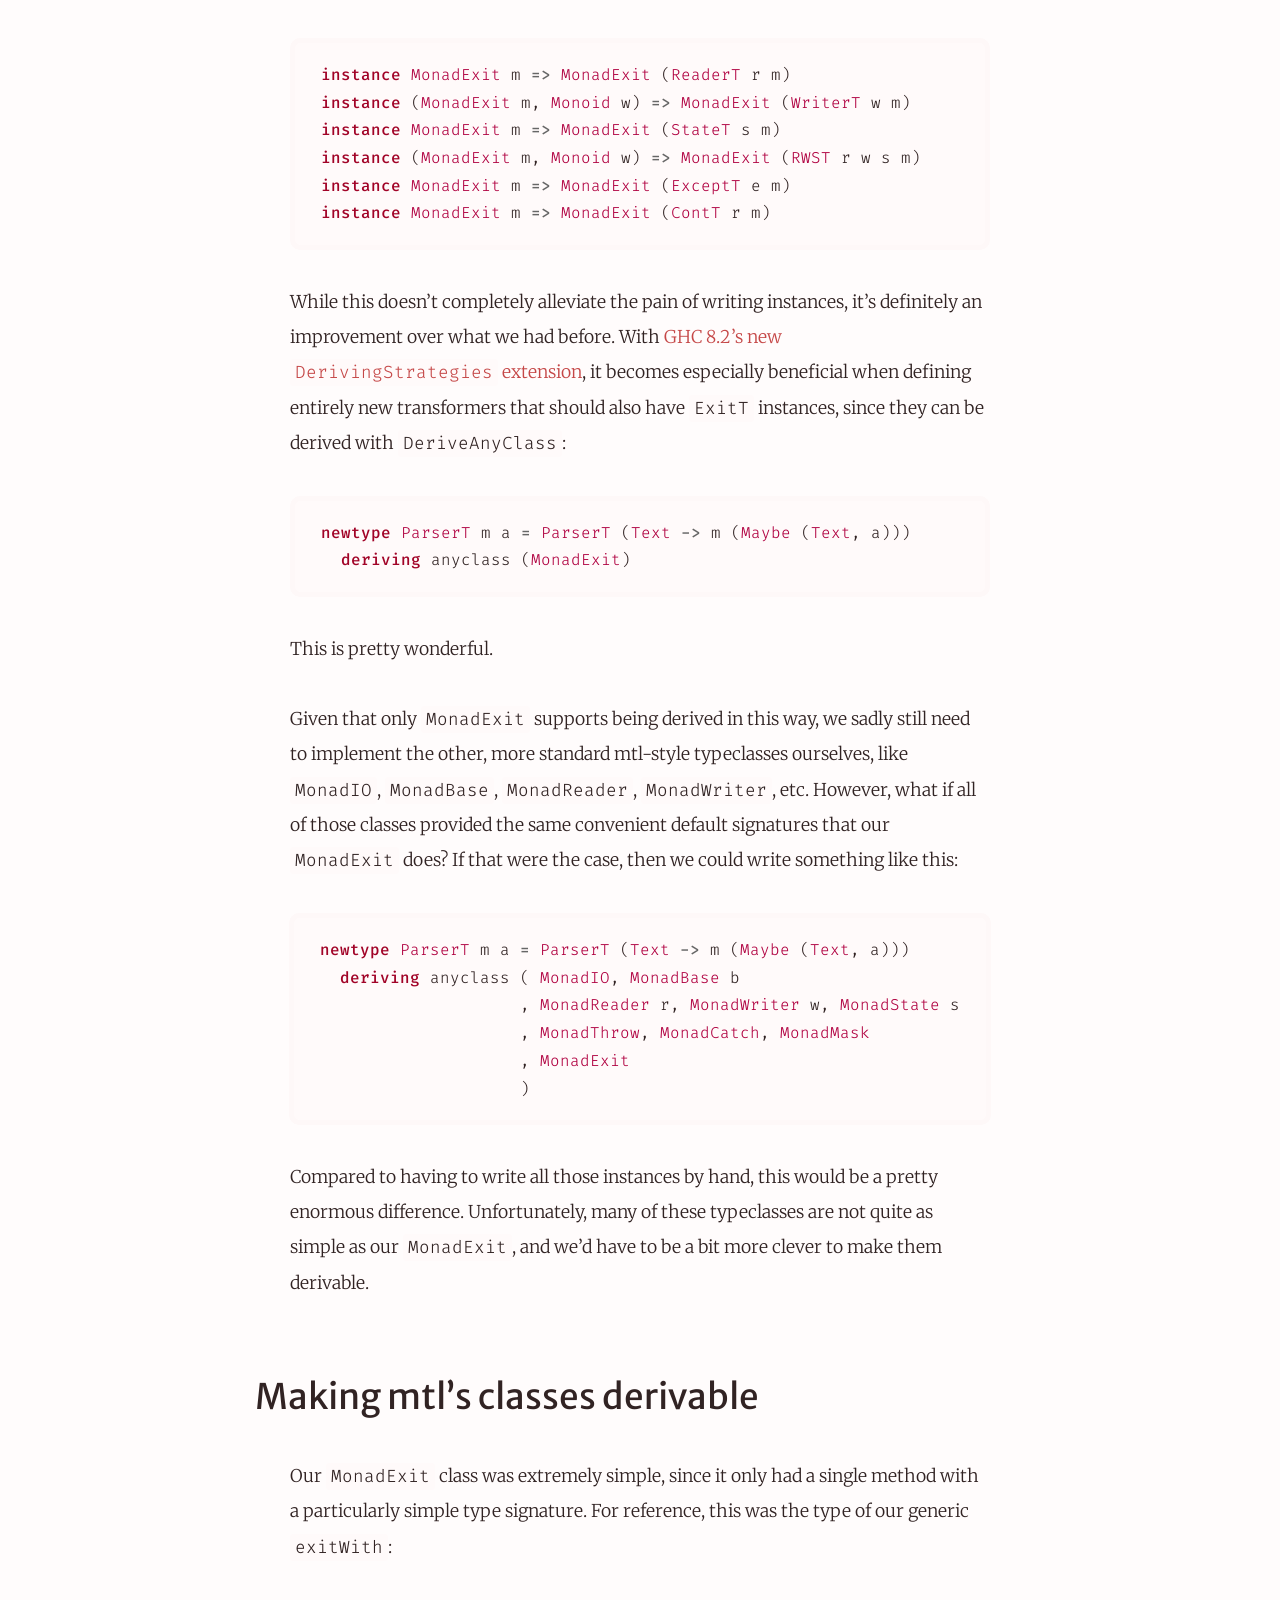
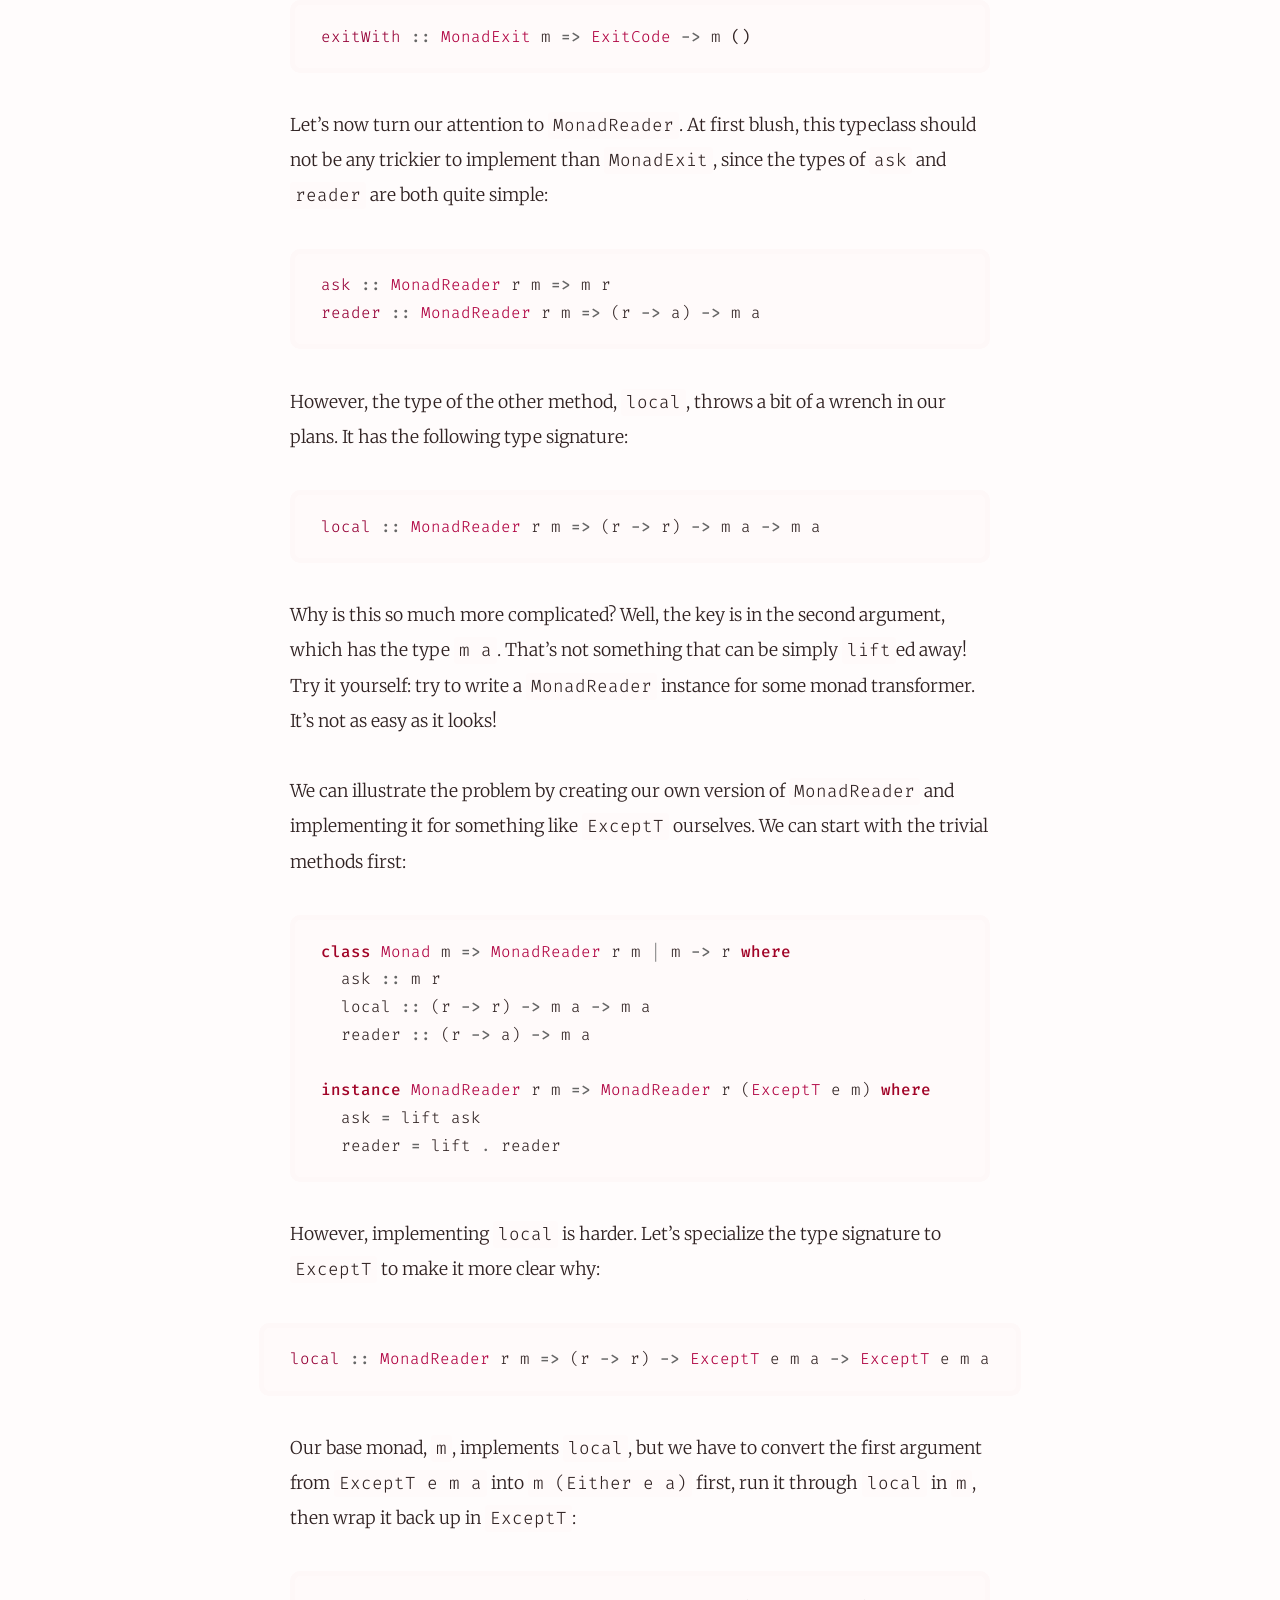
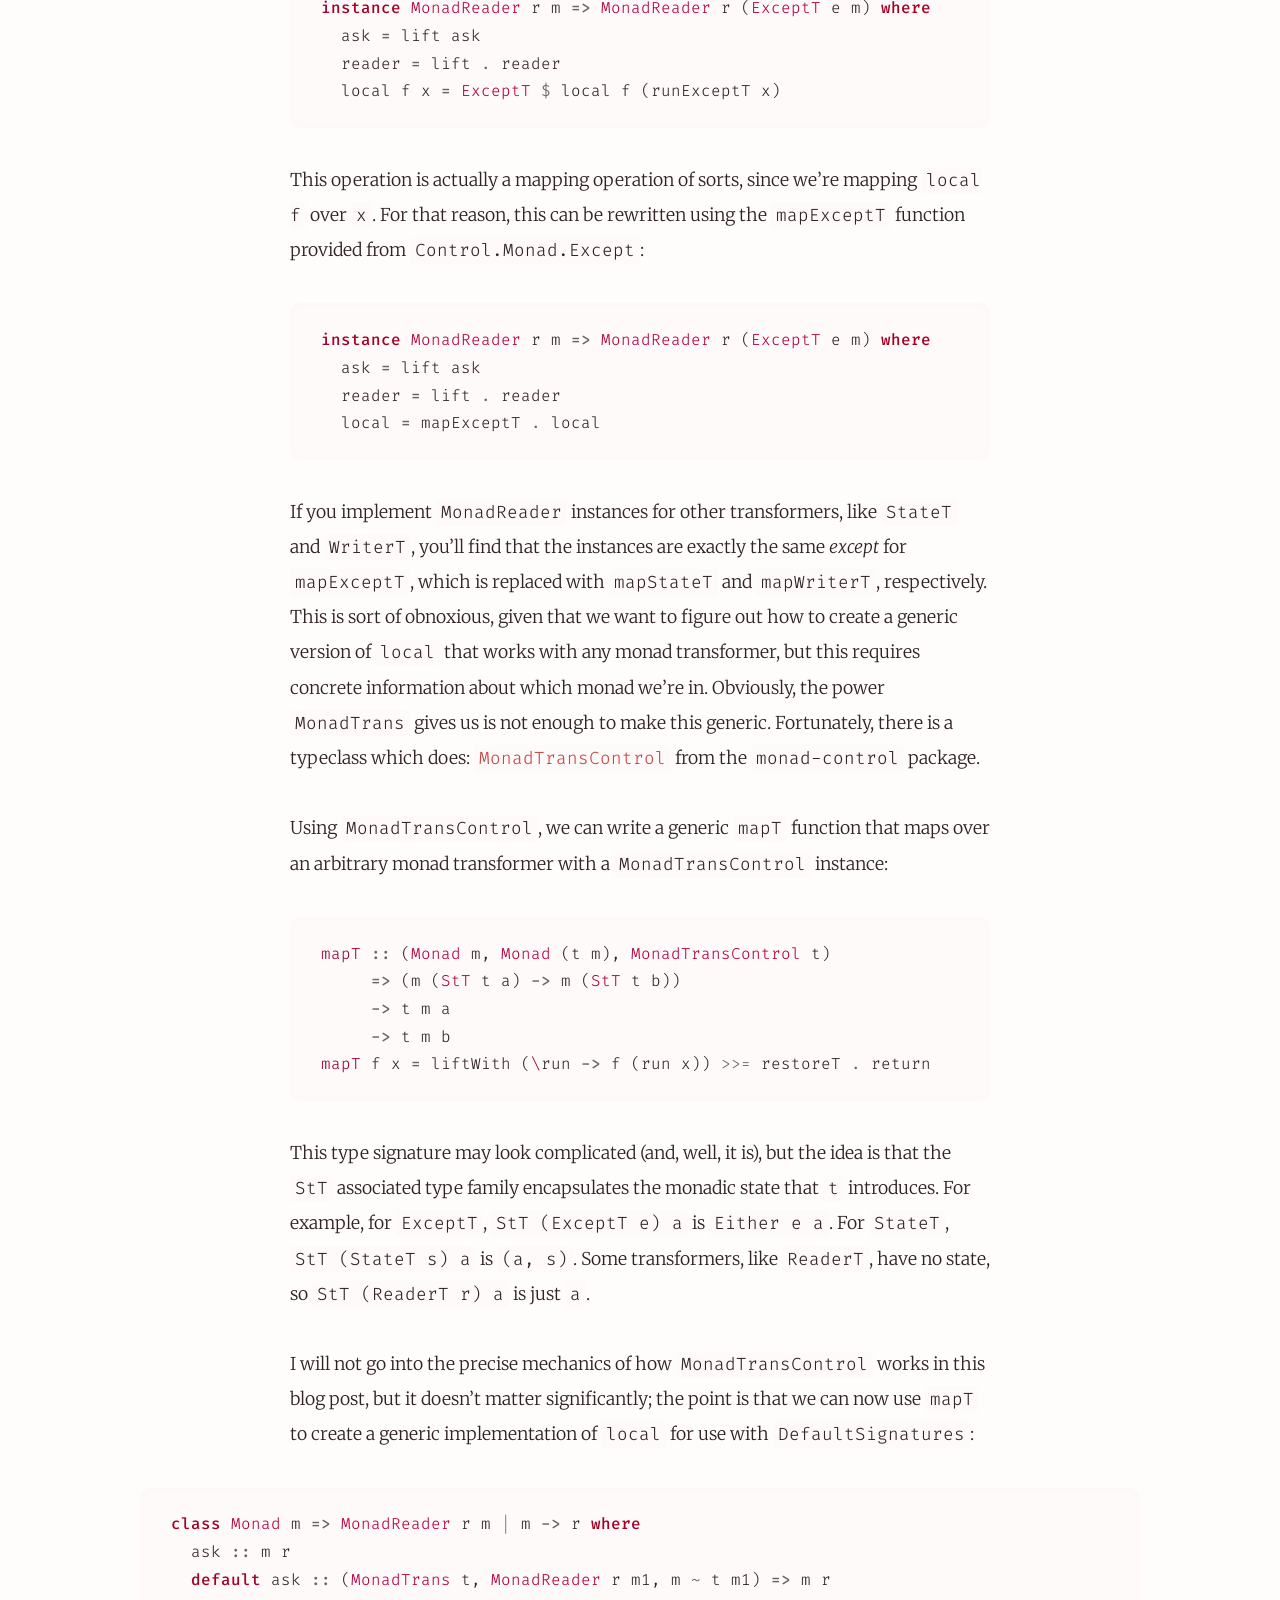
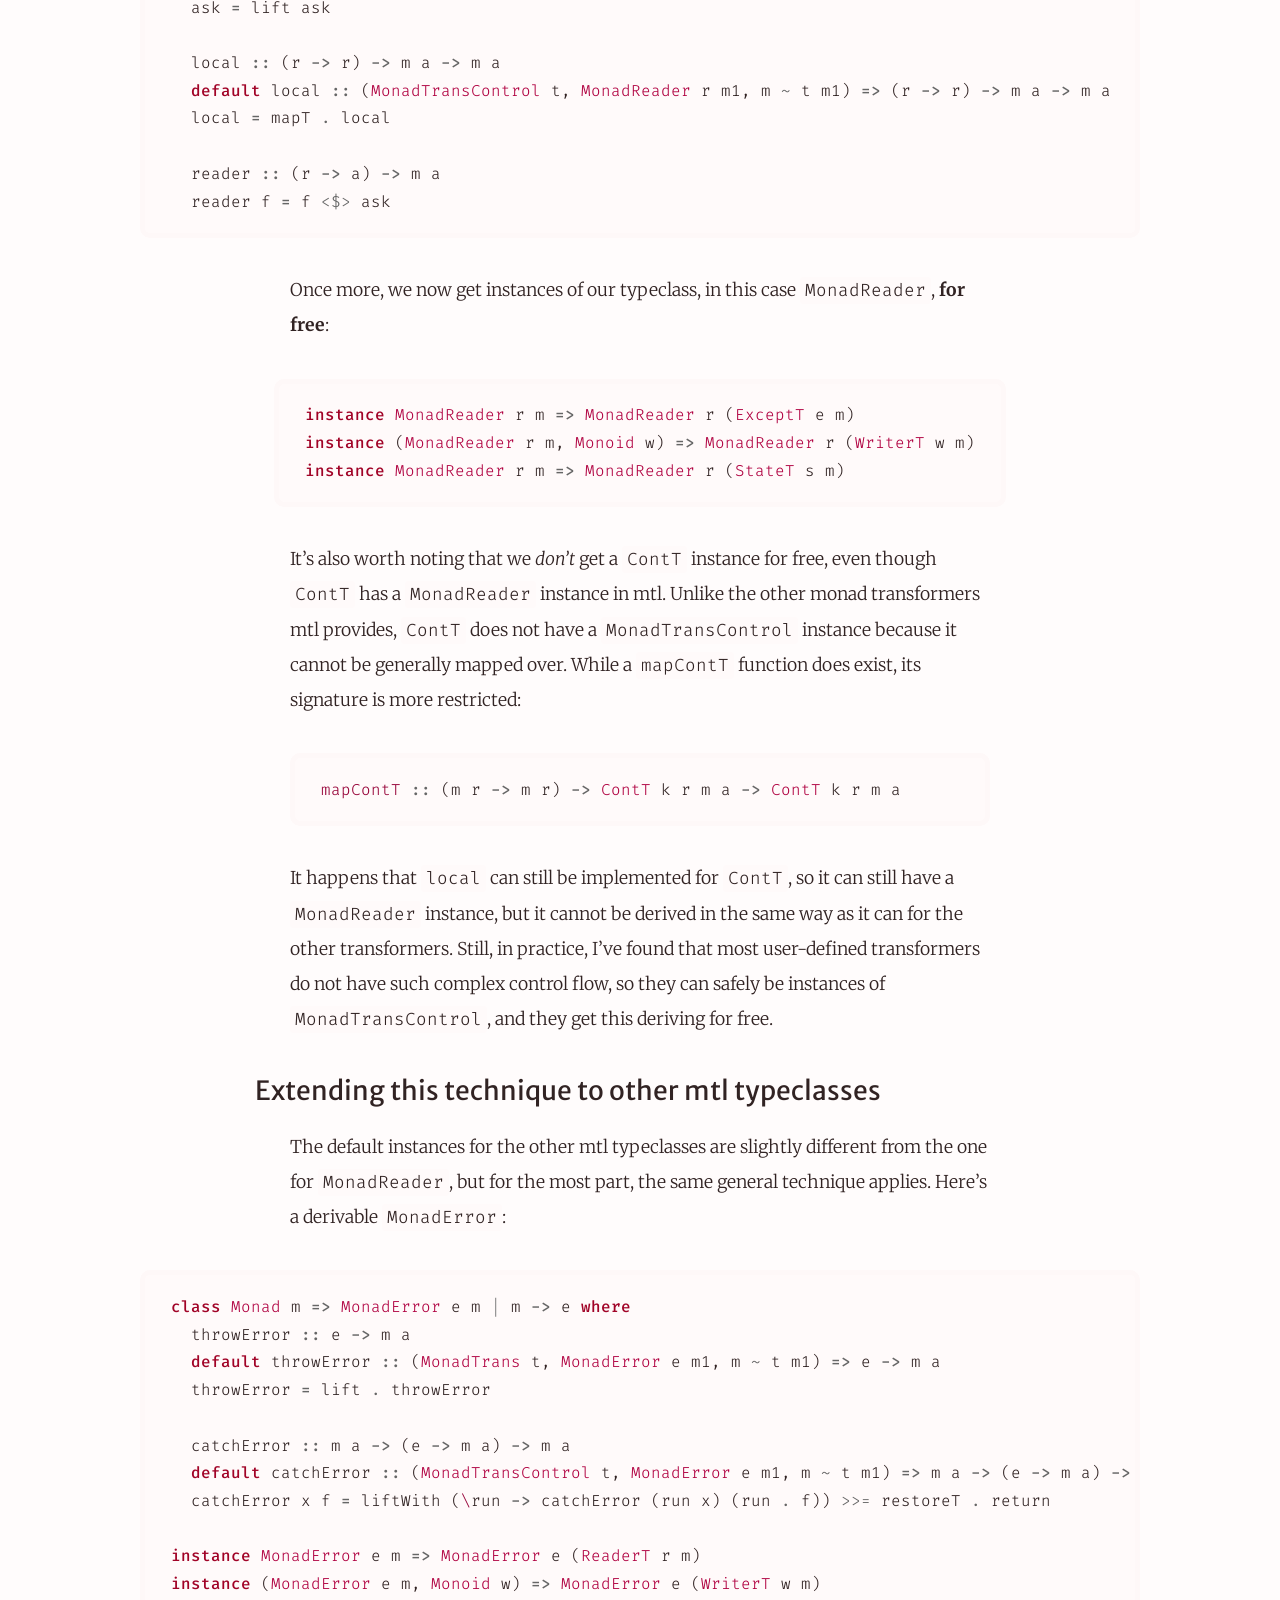
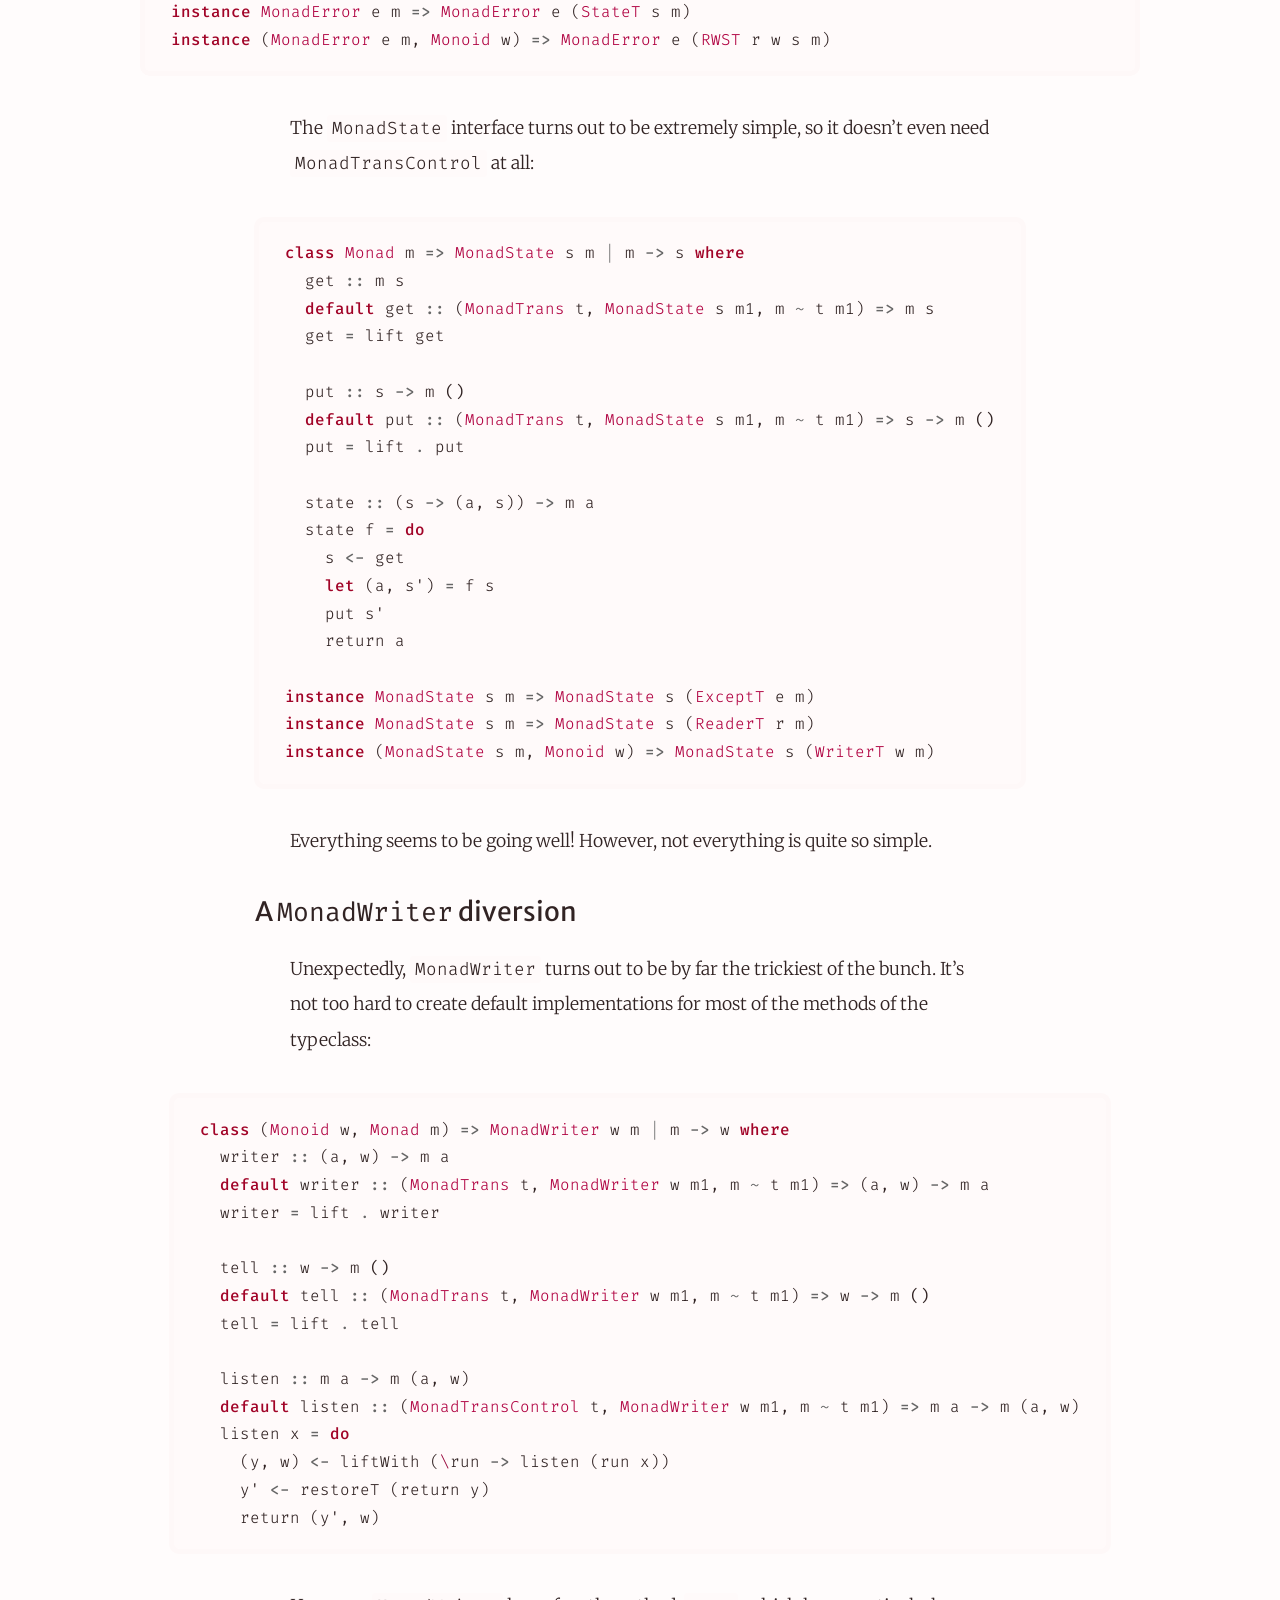
<file: blog/2017/04/28/lifts-for-free-making-mtl-typeclasses-derivable/index.html>
<!DOCTYPE html>
<html lang="en">
  <head>
    <meta charset="utf-8">
    <title>Lifts for free: making mtl typeclasses derivable</title>
    <meta name="description" content="Perhaps the most important abstraction a Haskell programmer must understand to effectively write modern Haskell code, beyond the level of the monad, is the _monad transformer_, a way to compose monads together in a limited fashion. One frustrating downsid...">
    <meta name="author"      content="Alexis King">
    <meta name="keywords"    content="haskell">
    <meta name="viewport"    content="width=device-width, initial-scale=1.0">
    <link rel="icon"      href="/favicon.ico">
    <link rel="canonical" href="http://lexi-lambda.github.io/blog/2017/04/28/lifts-for-free-making-mtl-typeclasses-derivable/">
    <link rel="next" href="/blog/2017/01/05/rascal-is-now-hackett-plus-some-answers-to-questions/">
    <link rel="prev" href="/blog/2017/05/27/realizing-hackett-a-metaprogrammable-haskell/">
    <!-- CSS -->
    <link rel="stylesheet" type="text/css" href="https://fonts.googleapis.com/css?family=Merriweather+Sans:400,300,300italic,400italic,700,700italic,800,800italic|Merriweather:400,300,300italic,400italic,700,700italic,900,900italic|Fira+Code:300,400,500,600,700">
    <link rel="stylesheet" type="text/css" href="/css/application.min.css">
    <link rel="stylesheet" type="text/css" href="/css/pygments.min.css">
    <!-- Feeds -->
    <link rel="alternate" type="application/atom+xml"
          href="/feeds/all.atom.xml" title="Atom Feed">
    <link rel="alternate" type="application/rss+xml"
          href="/feeds/all.rss.xml" title="RSS Feed">
    <!-- JS -->
    <!-- <script src="/js/application.min.js"></script> -->
    <script type="text/javascript">
      (function(i,s,o,g,r,a,m){i['GoogleAnalyticsObject']=r;i[r]=i[r]||function(){
      (i[r].q=i[r].q||[]).push(arguments)},i[r].l=1*new Date();a=s.createElement(o),
      m=s.getElementsByTagName(o)[0];a.async=1;a.src=g;m.parentNode.insertBefore(a,m)
      })(window,document,'script','//www.google-analytics.com/analytics.js','ga');

      ga('create', 'UA-65250372-1', 'auto');
      ga('send', 'pageview');
    </script>
  </head>
  <body>
    <div id="page-content">
      <!-- Navigation Bar -->
      <header>
        <nav role="navigation" class="navigation-bar">
          <ul class="navigation-items left">
            <li id="blog-title-header"><a href="/"><h1>Alexis King</h1></a></li>
          </ul>
          <ul class="navigation-items center"></ul>
          <ul class="navigation-items right">
            <li><a href="/">Home</a></li>
            <li><a href="/resume.html">About Me</a></li>
          </ul>
        </nav>
      </header>
      <section role="main">
        <!-- Main column -->
        <div class="content" class="col-md-12">



          <article class="main">
  <header>
    <h1 class="title">Lifts for free: making mtl typeclasses derivable</h1>
    <div class='date-and-tags'>
      <time datetime="2017-04-28T00:13:19">
        2017-04-28
      </time>
      <span style="margin: 0 3px">⦿</span>
      <span class="tags"><a href="/tags/haskell.html">haskell</a></span>
    </div>
  </header>

<p>Perhaps the most important abstraction a Haskell programmer must understand to effectively write modern Haskell code, beyond the level of the monad, is the <em>monad transformer</em>, a way to compose monads together in a limited fashion. One frustrating downside to monad transformers is a proliferation of <code>lift</code>s, which explicitly indicate which monad in a transformer “stack” a particular computation should run in. Fortunately, the venerable <a href="https://hackage.haskell.org/package/mtl">mtl</a> provides typeclasses that make this lifting mostly automatic, using typeclass machinery to insert <code>lift</code> where appropriate.</p>

<p>Less fortunately, the mtl approach does not actually eliminate <code>lift</code> entirely, it simply moves it from use sites to instances. This requires a small zoo of extraordinarily boilerplate-y instances, most of which simply implement each typeclass method using <code>lift</code>. While we cannot eliminate the instances entirely without somewhat dangerous techniques like <a href="https://downloads.haskell.org/~ghc/8.0.2/docs/html/users_guide/glasgow_exts.html#overlapping-instances">overlapping instances</a>, we <em>can</em> automatically derive them using features of modern GHC, eliminating the truly unnecessary boilerplate.</p>
<!-- more-->

<h1 id="the-problem-with-mtl-style-typeclasses">The problem with mtl-style typeclasses</h1>

<p>To understand what problem it is exactly that we’re trying to solve, we first need to take a look at an actual mtl-style typeclass. I am going to start with an mtl-<em>style</em> typeclass, rather than an actual typeclass in the mtl, due to slight complications with mtl’s actual typeclasses that we’ll get into later. Instead, let’s start with a somewhat boring typeclass, which we’ll call <code>MonadExit</code>:</p>

<div class="brush: haskell">
 <div class="source">
  <pre><span></span><span class="kr">import</span> <span class="nn">System.Exit</span> <span class="p">(</span><span class="kt">ExitCode</span><span class="p">)</span>

<span class="kr">class</span> <span class="kt">Monad</span> <span class="n">m</span> <span class="ow">=&gt;</span> <span class="kt">MonadExit</span> <span class="n">m</span> <span class="kr">where</span>
  <span class="n">exitWith</span> <span class="ow">::</span> <span class="kt">ExitCode</span> <span class="ow">-&gt;</span> <span class="n">m</span> <span class="nb">()</span>
</pre></div>

</div>

<p>This is a simple typeclass that abstracts over the concept of early exit, given an exit code. The most obvious implementation of this typeclass is over <code>IO</code>, which will actually exit the program:</p>

<div class="brush: haskell">
 <div class="source">
  <pre><span></span><span class="kr">import</span> <span class="k">qualified</span> <span class="nn">System.Exit</span> <span class="k">as</span> <span class="n">IO</span> <span class="p">(</span><span class="n">exitWith</span><span class="p">)</span>

<span class="kr">instance</span> <span class="kt">MonadExit</span> <span class="kt">IO</span> <span class="kr">where</span>
  <span class="n">exitWith</span> <span class="ow">=</span> <span class="kt">IO</span><span class="o">.</span><span class="n">exitWith</span>
</pre></div>

</div>

<p>One of the cool things about these typeclasses, though, is that we don’t have to have just one implementation. We could also write a pure implementation of <code>MonadExit</code>, which would simply short-circuit the current computation and return the <code>ExitCode</code>:</p>

<div class="brush: haskell">
 <div class="source">
  <pre><span></span><span class="kr">instance</span> <span class="kt">MonadExit</span> <span class="p">(</span><span class="kt">Either</span> <span class="kt">ExitCode</span><span class="p">)</span> <span class="kr">where</span>
  <span class="n">exitWith</span> <span class="ow">=</span> <span class="kt">Left</span>
</pre></div>

</div>

<p>Instead of simply having an instance on a concrete monad, though, we probably want to be able to use this in a larger monad stack, so we can define an <code>ExitT</code> monad transformer that can be inserted into any monad transformer stack:</p>

<div class="brush: haskell">
 <div class="source">
  <pre><span></span><span class="cm">{-# LANGUAGE GeneralizedNewtypeDeriving #-}</span>

<span class="kr">import</span> <span class="nn">Control.Monad.Except</span> <span class="p">(</span><span class="kt">ExceptT</span><span class="p">,</span> <span class="nf">runExceptT</span><span class="p">,</span> <span class="nf">throwError</span><span class="p">)</span>
<span class="kr">import</span> <span class="nn">Control.Monad.Trans</span> <span class="p">(</span><span class="kt">MonadTrans</span><span class="p">)</span>

<span class="kr">newtype</span> <span class="kt">ExitT</span> <span class="n">m</span> <span class="n">a</span> <span class="ow">=</span> <span class="kt">ExitT</span> <span class="p">(</span><span class="kt">ExceptT</span> <span class="kt">ExitCode</span> <span class="n">m</span> <span class="n">a</span><span class="p">)</span>
  <span class="kr">deriving</span> <span class="p">(</span><span class="kt">Functor</span><span class="p">,</span> <span class="kt">Applicative</span><span class="p">,</span> <span class="kt">Monad</span><span class="p">,</span> <span class="kt">MonadTrans</span><span class="p">)</span>

<span class="nf">runExitT</span> <span class="ow">::</span> <span class="kt">ExitT</span> <span class="n">m</span> <span class="n">a</span> <span class="ow">-&gt;</span> <span class="n">m</span> <span class="p">(</span><span class="kt">Either</span> <span class="kt">ExitCode</span> <span class="n">a</span><span class="p">)</span>
<span class="nf">runExitT</span> <span class="p">(</span><span class="kt">ExitT</span> <span class="n">x</span><span class="p">)</span> <span class="ow">=</span> <span class="n">runExceptT</span> <span class="n">x</span>

<span class="kr">instance</span> <span class="kt">Monad</span> <span class="n">m</span> <span class="ow">=&gt;</span> <span class="kt">MonadExit</span> <span class="p">(</span><span class="kt">ExitT</span> <span class="n">m</span><span class="p">)</span> <span class="kr">where</span>
  <span class="n">exitWith</span> <span class="ow">=</span> <span class="kt">ExitT</span> <span class="o">.</span> <span class="n">throwError</span>
</pre></div>

</div>

<p>With this in place, we can write actual programs using our <code>ExitT</code> monad transformer:</p>

<div class="brush: haskell">
 <div class="source">
  <pre><span></span><span class="nf">ghci</span><span class="o">&gt;</span> <span class="n">runExitT</span> <span class="o">$</span> <span class="kr">do</span>
        <span class="n">lift</span> <span class="o">$</span> <span class="n">putStrLn</span> <span class="s">"hello"</span>
        <span class="n">exitWith</span> <span class="p">(</span><span class="kt">ExitFailure</span> <span class="mi">1</span><span class="p">)</span>
        <span class="n">lift</span> <span class="o">$</span> <span class="n">putStrLn</span> <span class="s">"world"</span>
<span class="nf">hello</span>
<span class="kt">Left</span> <span class="p">(</span><span class="kt">ExitFailure</span> <span class="mi">1</span><span class="p">)</span>
</pre></div>

</div>

<p>This is pretty cool! Unfortunately, experienced readers will see the rather large problem with what we have so far. Specifically, it won’t actually work if we try and wrap <code>ExitT</code> in another monad transformer:</p>

<div class="brush: haskell">
 <div class="source">
  <pre><span></span><span class="nf">ghci</span><span class="o">&gt;</span> <span class="n">logIn</span> <span class="n">password</span> <span class="ow">=</span> <span class="n">runExitT</span> <span class="o">$</span> <span class="n">flip</span> <span class="n">runReaderT</span> <span class="n">password</span> <span class="o">$</span> <span class="kr">do</span>
        <span class="n">password</span> <span class="ow">&lt;-</span> <span class="n">ask</span>
        <span class="n">unless</span> <span class="p">(</span><span class="n">password</span> <span class="o">==</span> <span class="s">"password1234"</span><span class="p">)</span> <span class="o">$</span> <span class="c1">-- super secure password</span>
          <span class="n">exitWith</span> <span class="p">(</span><span class="kt">ExitFailure</span> <span class="mi">1</span><span class="p">)</span>
        <span class="n">return</span> <span class="s">"access granted"</span>

<span class="nf">ghci</span><span class="o">&gt;</span> <span class="n">logIn</span> <span class="s">"not the right password"</span>
<span class="o">&lt;</span><span class="n">interactive</span><span class="o">&gt;:</span> <span class="ne">error</span><span class="kt">:</span>
    <span class="err">•</span> <span class="kt">No</span> <span class="kr">instance</span> <span class="n">for</span> <span class="p">(</span><span class="kt">MonadExit</span> <span class="p">(</span><span class="kt">ReaderT</span> <span class="p">[</span><span class="kt">Char</span><span class="p">]</span> <span class="p">(</span><span class="kt">ExitT</span> <span class="n">m0</span><span class="p">)))</span>
        <span class="n">arising</span> <span class="n">from</span> <span class="n">a</span> <span class="n">use</span> <span class="kr">of</span> <span class="err">‘</span><span class="n">it</span><span class="err">’</span>
    <span class="err">•</span> <span class="kt">In</span> <span class="n">a</span> <span class="n">stmt</span> <span class="kr">of</span> <span class="n">an</span> <span class="n">interactive</span> <span class="kt">GHCi</span> <span class="n">command</span><span class="kt">:</span> <span class="n">print</span> <span class="n">it</span>
</pre></div>

</div>

<p>The error message is relatively self-explanatory if you are familiar with mtl error messages: there is no <code>MonadExit</code> instance for <code>ReaderT</code>. This makes sense, since we only defined a <code>MonadExit</code> instance for <em><code>ExitT</code></em>, nothing else. Fortunately, the instance for <code>ReaderT</code> is completely trivial, since we just need to use <code>lift</code> to delegate to the next monad in the stack:</p>

<div class="brush: haskell">
 <div class="source">
  <pre><span></span><span class="kr">instance</span> <span class="kt">MonadExit</span> <span class="n">m</span> <span class="ow">=&gt;</span> <span class="kt">MonadExit</span> <span class="p">(</span><span class="kt">ReaderT</span> <span class="n">r</span> <span class="n">m</span><span class="p">)</span> <span class="kr">where</span>
  <span class="n">exitWith</span> <span class="ow">=</span> <span class="n">lift</span> <span class="o">.</span> <span class="n">exitWith</span>
</pre></div>

</div>

<p>Now that the delegating instance is set up, we can actually use our <code>logIn</code> function:</p>

<div class="brush: haskell">
 <div class="source">
  <pre><span></span><span class="nf">ghci</span><span class="o">&gt;</span> <span class="n">logIn</span> <span class="s">"not the right password"</span>
<span class="kt">Left</span> <span class="p">(</span><span class="kt">ExitFailure</span> <span class="mi">1</span><span class="p">)</span>
<span class="nf">ghci</span><span class="o">&gt;</span> <span class="n">logIn</span> <span class="s">"password1234"</span>
<span class="kt">Right</span> <span class="s">"access granted"</span>
</pre></div>

</div>

<h2 id="an-embarrassment-of-instances">An embarrassment of instances</h2>

<p>We’ve managed to make our program work properly now, but we’ve still only defined the delegating instance for <code>ReaderT</code>. What if someone wants to use <code>ExitT</code> with <code>WriterT</code>? Or <code>StateT</code>? Or any of <code>ExceptT</code>, <code>RWST</code>, or <code>ContT</code>? Well, we have to define instances for each and every one of them, and as it turns out, the instances are all identical!</p>

<div class="brush: haskell">
 <div class="source">
  <pre><span></span><span class="kr">instance</span> <span class="p">(</span><span class="kt">MonadExit</span> <span class="n">m</span><span class="p">,</span> <span class="kt">Monoid</span> <span class="n">w</span><span class="p">)</span> <span class="ow">=&gt;</span> <span class="kt">MonadExit</span> <span class="p">(</span><span class="kt">WriterT</span> <span class="n">w</span> <span class="n">m</span><span class="p">)</span> <span class="kr">where</span>
  <span class="n">exitWith</span> <span class="ow">=</span> <span class="n">lift</span> <span class="o">.</span> <span class="n">exitWith</span>

<span class="kr">instance</span> <span class="kt">MonadExit</span> <span class="n">m</span> <span class="ow">=&gt;</span> <span class="kt">MonadExit</span> <span class="p">(</span><span class="kt">StateT</span> <span class="n">s</span> <span class="n">m</span><span class="p">)</span> <span class="kr">where</span>
  <span class="n">exitWith</span> <span class="ow">=</span> <span class="n">lift</span> <span class="o">.</span> <span class="n">exitWith</span>

<span class="kr">instance</span> <span class="p">(</span><span class="kt">MonadExit</span> <span class="n">m</span><span class="p">,</span> <span class="kt">Monoid</span> <span class="n">w</span><span class="p">)</span> <span class="ow">=&gt;</span> <span class="kt">MonadExit</span> <span class="p">(</span><span class="kt">RWST</span> <span class="n">r</span> <span class="n">w</span> <span class="n">s</span> <span class="n">m</span><span class="p">)</span> <span class="kr">where</span>
  <span class="n">exitWith</span> <span class="ow">=</span> <span class="n">lift</span> <span class="o">.</span> <span class="n">exitWith</span>

<span class="kr">instance</span> <span class="kt">MonadExit</span> <span class="n">m</span> <span class="ow">=&gt;</span> <span class="kt">MonadExit</span> <span class="p">(</span><span class="kt">ExceptT</span> <span class="n">e</span> <span class="n">m</span><span class="p">)</span> <span class="kr">where</span>
  <span class="n">exitWith</span> <span class="ow">=</span> <span class="n">lift</span> <span class="o">.</span> <span class="n">exitWith</span>

<span class="kr">instance</span> <span class="kt">MonadExit</span> <span class="n">m</span> <span class="ow">=&gt;</span> <span class="kt">MonadExit</span> <span class="p">(</span><span class="kt">ContT</span> <span class="n">r</span> <span class="n">m</span><span class="p">)</span> <span class="kr">where</span>
  <span class="n">exitWith</span> <span class="ow">=</span> <span class="n">lift</span> <span class="o">.</span> <span class="n">exitWith</span>
</pre></div>

</div>

<p>This is bad enough on its own, but this is actually the <em>simplest</em> case: a typeclass with a single method which is trivially lifted through any other monad transformer. Another thing we’ve glossed over is actually defining all the delegating instances for the <em>other</em> mtl typeclasses on <code>ExitT</code> itself. Fortunately, we can derive these ones with <code>GeneralizedNewtypeDeriving</code>, since <code>ExceptT</code> has already done most of the work for us:</p>

<div class="brush: haskell">
 <div class="source">
  <pre><span></span><span class="kr">newtype</span> <span class="kt">ExitT</span> <span class="n">m</span> <span class="n">a</span> <span class="ow">=</span> <span class="kt">ExitT</span> <span class="p">(</span><span class="kt">ExceptT</span> <span class="kt">ExitCode</span> <span class="n">m</span> <span class="n">a</span><span class="p">)</span>
  <span class="kr">deriving</span> <span class="p">(</span> <span class="kt">Functor</span><span class="p">,</span> <span class="kt">Applicative</span><span class="p">,</span> <span class="kt">Monad</span><span class="p">,</span> <span class="kt">MonadIO</span> <span class="c1">-- base</span>
           <span class="p">,</span> <span class="kt">MonadBase</span> <span class="kt">IO</span> <span class="c1">-- transformers-base</span>
           <span class="p">,</span> <span class="kt">MonadTrans</span><span class="p">,</span> <span class="kt">MonadReader</span> <span class="n">r</span><span class="p">,</span> <span class="kt">MonadWriter</span> <span class="n">w</span><span class="p">,</span> <span class="kt">MonadState</span> <span class="n">s</span> <span class="c1">-- mtl</span>
           <span class="p">,</span> <span class="kt">MonadThrow</span><span class="p">,</span> <span class="kt">MonadCatch</span><span class="p">,</span> <span class="kt">MonadMask</span> <span class="c1">-- exceptions</span>
           <span class="p">,</span> <span class="kt">MonadTransControl</span><span class="p">,</span> <span class="kt">MonadBaseControl</span> <span class="kt">IO</span> <span class="c1">-- monad-control</span>
           <span class="p">)</span>
</pre></div>

</div>

<p>Unfortunately, we have to write the <code>MonadError</code> instance manually if we want it, since we don’t want to pick up the instance from <code>ExceptT</code>, but rather wish to defer to the underlying monad. This means writing some truly horrid delegation code:</p>

<div class="brush: haskell">
 <div class="source">
  <pre><span></span><span class="kr">instance</span> <span class="kt">MonadError</span> <span class="n">e</span> <span class="n">m</span> <span class="ow">=&gt;</span> <span class="kt">MonadError</span> <span class="n">e</span> <span class="p">(</span><span class="kt">ExitT</span> <span class="n">m</span><span class="p">)</span> <span class="kr">where</span>
  <span class="n">throwError</span> <span class="ow">=</span> <span class="n">lift</span> <span class="o">.</span> <span class="n">throwError</span>

  <span class="n">catchError</span> <span class="p">(</span><span class="kt">ExitT</span> <span class="n">x</span><span class="p">)</span> <span class="n">f</span> <span class="ow">=</span> <span class="kt">ExitT</span> <span class="o">.</span> <span class="kt">ExceptT</span> <span class="o">$</span> <span class="n">catchError</span> <span class="p">(</span><span class="n">runExceptT</span> <span class="n">x</span><span class="p">)</span> <span class="o">$</span> <span class="nf">\</span><span class="n">e</span> <span class="ow">-&gt;</span>
    <span class="kr">let</span> <span class="p">(</span><span class="kt">ExitT</span> <span class="n">x&#39;</span><span class="p">)</span> <span class="ow">=</span> <span class="n">f</span> <span class="n">e</span> <span class="kr">in</span> <span class="n">runExceptT</span> <span class="n">x&#39;</span>
</pre></div>

</div>

<p>(Notably, this is so awful because <code>catchError</code> is more complex than the simple <code>exitWith</code> method we’ve studied so far, which is why we’re starting with a simpler typeclass. We’ll get more into this later, as promised.)</p>

<p>This huge number of instances is sometimes referred to as the “n<sup>2</sup> instances” problem, since it requires every monad transformer have an instance of every single mtl-style typeclass. Fortunately, in practice, this proliferation is often less horrible than it might seem, mostly because deriving helps a lot. However, remember that if <code>ExitT</code> <em>weren’t</em> a simple wrapper around an existing monad transformer, we wouldn’t be able to derive the instances at all! Instead, we’d have to write them all out by hand, just like we did with all the <code>MonadExit</code> instances.</p>

<p>It’s a shame that these typeclass instances can’t be derived in a more general way, allowing derivation for arbitrary monad transformers instead of simply requiring the newtype deriving machinery. As it turns out, with clever use of modern GHC features, we actually <strong>can</strong>. It’s not even all that hard.</p>

<h1 id="default-instances-with-default-signatures">Default instances with default signatures</h1>

<p>It’s not hard to see that our <code>MonadExit</code> instances are all exactly the same: just <code>lift . exitWith</code>. Why is that, though? Well, every instance is an instance on a monad transformer over a monad that is already an instance of <code>MonadExit</code>. In fact, we can express this in a type signature, and we can extract <code>lift . exitWith</code> into a separate function:</p>

<div class="brush: haskell">
 <div class="source">
  <pre><span></span><span class="nf">defaultExitWith</span> <span class="ow">::</span> <span class="p">(</span><span class="kt">MonadTrans</span> <span class="n">t</span><span class="p">,</span> <span class="kt">MonadExit</span> <span class="n">m</span><span class="p">)</span> <span class="ow">=&gt;</span> <span class="kt">ExitCode</span> <span class="ow">-&gt;</span> <span class="n">t</span> <span class="n">m</span> <span class="nb">()</span>
<span class="nf">defaultExitWith</span> <span class="ow">=</span> <span class="n">lift</span> <span class="o">.</span> <span class="n">exitWith</span>
</pre></div>

</div>

<p>However, writing <code>defaultExitWith</code> really isn’t any easier than writing <code>lift . exitWith</code>, so this deduplication doesn’t really buy us anything. However, it <em>does</em> indicate that we could write a default implementation of <code>exitWith</code> if we could require just a little bit more from the implementing type. With <a href="https://downloads.haskell.org/~ghc/8.0.2/docs/html/users_guide/glasgow_exts.html#default-method-signatures">GHC’s <code>DefaultSignatures</code> extension</a>, we can do precisely that.</p>

<p>The idea is that we can write a separate type signature for a default implementation of <code>exitWith</code>, which can be more specific than the type signature for <code>exitWith</code> in general. This allows us to use our <code>defaultExitWith</code> implementation more or less directly:</p>

<div class="brush: haskell">
 <div class="source">
  <pre><span></span><span class="cm">{-# LANGUAGE DefaultSignatures #-}</span>

<span class="kr">class</span> <span class="kt">Monad</span> <span class="n">m</span> <span class="ow">=&gt;</span> <span class="kt">MonadExit</span> <span class="n">m</span> <span class="kr">where</span>
  <span class="n">exitWith</span> <span class="ow">::</span> <span class="kt">ExitCode</span> <span class="ow">-&gt;</span> <span class="n">m</span> <span class="nb">()</span>

  <span class="kr">default</span> <span class="n">exitWith</span> <span class="ow">::</span> <span class="p">(</span><span class="kt">MonadTrans</span> <span class="n">t</span><span class="p">,</span> <span class="kt">MonadExit</span> <span class="n">m1</span><span class="p">)</span> <span class="ow">=&gt;</span> <span class="kt">ExitCode</span> <span class="ow">-&gt;</span> <span class="n">t</span> <span class="n">m1</span> <span class="nb">()</span>
  <span class="n">exitWith</span> <span class="ow">=</span> <span class="n">lift</span> <span class="o">.</span> <span class="n">exitWith</span>
</pre></div>

</div>

<p>We have to use <code>m1</code> instead of <code>m</code>, since type variables in the instance head are always scoped, and the names would conflict. However, this creates another problem, since our specialized type signature replaces <code>m</code> with <code>t m1</code>, which won’t quite work (as GHC can’t automatically figure out they should be the same). Instead, we can use <code>m</code> in the type signature, then just add a type equality constraint ensuring that <code>m</code> and <code>t m1</code> must be the same type:</p>

<div class="brush: haskell">
 <div class="source">
  <pre><span></span><span class="kr">class</span> <span class="kt">Monad</span> <span class="n">m</span> <span class="ow">=&gt;</span> <span class="kt">MonadExit</span> <span class="n">m</span> <span class="kr">where</span>
  <span class="n">exitWith</span> <span class="ow">::</span> <span class="kt">ExitCode</span> <span class="ow">-&gt;</span> <span class="n">m</span> <span class="nb">()</span>

  <span class="kr">default</span> <span class="n">exitWith</span> <span class="ow">::</span> <span class="p">(</span><span class="kt">MonadTrans</span> <span class="n">t</span><span class="p">,</span> <span class="kt">MonadExit</span> <span class="n">m1</span><span class="p">,</span> <span class="n">m</span> <span class="o">~</span> <span class="n">t</span> <span class="n">m1</span><span class="p">)</span> <span class="ow">=&gt;</span> <span class="kt">ExitCode</span> <span class="ow">-&gt;</span> <span class="n">m</span> <span class="nb">()</span>
  <span class="n">exitWith</span> <span class="ow">=</span> <span class="n">lift</span> <span class="o">.</span> <span class="n">exitWith</span>
</pre></div>

</div>

<p>Now we can write all of our simple instances without even needing to write a real implementation! All of the instance bodies can be empty:</p>

<div class="brush: haskell">
 <div class="source">
  <pre><span></span><span class="kr">instance</span> <span class="kt">MonadExit</span> <span class="n">m</span> <span class="ow">=&gt;</span> <span class="kt">MonadExit</span> <span class="p">(</span><span class="kt">ReaderT</span> <span class="n">r</span> <span class="n">m</span><span class="p">)</span>
<span class="kr">instance</span> <span class="p">(</span><span class="kt">MonadExit</span> <span class="n">m</span><span class="p">,</span> <span class="kt">Monoid</span> <span class="n">w</span><span class="p">)</span> <span class="ow">=&gt;</span> <span class="kt">MonadExit</span> <span class="p">(</span><span class="kt">WriterT</span> <span class="n">w</span> <span class="n">m</span><span class="p">)</span>
<span class="kr">instance</span> <span class="kt">MonadExit</span> <span class="n">m</span> <span class="ow">=&gt;</span> <span class="kt">MonadExit</span> <span class="p">(</span><span class="kt">StateT</span> <span class="n">s</span> <span class="n">m</span><span class="p">)</span>
<span class="kr">instance</span> <span class="p">(</span><span class="kt">MonadExit</span> <span class="n">m</span><span class="p">,</span> <span class="kt">Monoid</span> <span class="n">w</span><span class="p">)</span> <span class="ow">=&gt;</span> <span class="kt">MonadExit</span> <span class="p">(</span><span class="kt">RWST</span> <span class="n">r</span> <span class="n">w</span> <span class="n">s</span> <span class="n">m</span><span class="p">)</span>
<span class="kr">instance</span> <span class="kt">MonadExit</span> <span class="n">m</span> <span class="ow">=&gt;</span> <span class="kt">MonadExit</span> <span class="p">(</span><span class="kt">ExceptT</span> <span class="n">e</span> <span class="n">m</span><span class="p">)</span>
<span class="kr">instance</span> <span class="kt">MonadExit</span> <span class="n">m</span> <span class="ow">=&gt;</span> <span class="kt">MonadExit</span> <span class="p">(</span><span class="kt">ContT</span> <span class="n">r</span> <span class="n">m</span><span class="p">)</span>
</pre></div>

</div>

<p>While this doesn’t completely alleviate the pain of writing instances, it’s definitely an improvement over what we had before. With <a href="https://downloads.haskell.org/~ghc/8.2.1-rc1/docs/html/users_guide/glasgow_exts.html#deriving-strategies">GHC 8.2’s new <code>DerivingStrategies</code> extension</a>, it becomes especially beneficial when defining entirely new transformers that should also have <code>ExitT</code> instances, since they can be derived with <code>DeriveAnyClass</code>:</p>

<div class="brush: haskell">
 <div class="source">
  <pre><span></span><span class="kr">newtype</span> <span class="kt">ParserT</span> <span class="n">m</span> <span class="n">a</span> <span class="ow">=</span> <span class="kt">ParserT</span> <span class="p">(</span><span class="kt">Text</span> <span class="ow">-&gt;</span> <span class="n">m</span> <span class="p">(</span><span class="kt">Maybe</span> <span class="p">(</span><span class="kt">Text</span><span class="p">,</span> <span class="n">a</span><span class="p">)))</span>
  <span class="kr">deriving</span> <span class="n">anyclass</span> <span class="p">(</span><span class="kt">MonadExit</span><span class="p">)</span>
</pre></div>

</div>

<p>This is pretty wonderful.</p>

<p>Given that only <code>MonadExit</code> supports being derived in this way, we sadly still need to implement the other, more standard mtl-style typeclasses ourselves, like <code>MonadIO</code>, <code>MonadBase</code>, <code>MonadReader</code>, <code>MonadWriter</code>, etc. However, what if all of those classes provided the same convenient default signatures that our <code>MonadExit</code> does? If that were the case, then we could write something like this:</p>

<div class="brush: haskell">
 <div class="source">
  <pre><span></span><span class="kr">newtype</span> <span class="kt">ParserT</span> <span class="n">m</span> <span class="n">a</span> <span class="ow">=</span> <span class="kt">ParserT</span> <span class="p">(</span><span class="kt">Text</span> <span class="ow">-&gt;</span> <span class="n">m</span> <span class="p">(</span><span class="kt">Maybe</span> <span class="p">(</span><span class="kt">Text</span><span class="p">,</span> <span class="n">a</span><span class="p">)))</span>
  <span class="kr">deriving</span> <span class="n">anyclass</span> <span class="p">(</span> <span class="kt">MonadIO</span><span class="p">,</span> <span class="kt">MonadBase</span> <span class="n">b</span>
                    <span class="p">,</span> <span class="kt">MonadReader</span> <span class="n">r</span><span class="p">,</span> <span class="kt">MonadWriter</span> <span class="n">w</span><span class="p">,</span> <span class="kt">MonadState</span> <span class="n">s</span>
                    <span class="p">,</span> <span class="kt">MonadThrow</span><span class="p">,</span> <span class="kt">MonadCatch</span><span class="p">,</span> <span class="kt">MonadMask</span>
                    <span class="p">,</span> <span class="kt">MonadExit</span>
                    <span class="p">)</span>
</pre></div>

</div>

<p>Compared to having to write all those instances by hand, this would be a pretty enormous difference. Unfortunately, many of these typeclasses are not quite as simple as our <code>MonadExit</code>, and we’d have to be a bit more clever to make them derivable.</p>

<h1 id="making-mtls-classes-derivable">Making mtl’s classes derivable</h1>

<p>Our <code>MonadExit</code> class was extremely simple, since it only had a single method with a particularly simple type signature. For reference, this was the type of our generic <code>exitWith</code>:</p>

<div class="brush: haskell">
 <div class="source">
  <pre><span></span><span class="nf">exitWith</span> <span class="ow">::</span> <span class="kt">MonadExit</span> <span class="n">m</span> <span class="ow">=&gt;</span> <span class="kt">ExitCode</span> <span class="ow">-&gt;</span> <span class="n">m</span> <span class="nb">()</span>
</pre></div>

</div>

<p>Let’s now turn our attention to <code>MonadReader</code>. At first blush, this typeclass should not be any trickier to implement than <code>MonadExit</code>, since the types of <code>ask</code> and <code>reader</code> are both quite simple:</p>

<div class="brush: haskell">
 <div class="source">
  <pre><span></span><span class="nf">ask</span> <span class="ow">::</span> <span class="kt">MonadReader</span> <span class="n">r</span> <span class="n">m</span> <span class="ow">=&gt;</span> <span class="n">m</span> <span class="n">r</span>
<span class="nf">reader</span> <span class="ow">::</span> <span class="kt">MonadReader</span> <span class="n">r</span> <span class="n">m</span> <span class="ow">=&gt;</span> <span class="p">(</span><span class="n">r</span> <span class="ow">-&gt;</span> <span class="n">a</span><span class="p">)</span> <span class="ow">-&gt;</span> <span class="n">m</span> <span class="n">a</span>
</pre></div>

</div>

<p>However, the type of the other method, <code>local</code>, throws a bit of a wrench in our plans. It has the following type signature:</p>

<div class="brush: haskell">
 <div class="source">
  <pre><span></span><span class="nf">local</span> <span class="ow">::</span> <span class="kt">MonadReader</span> <span class="n">r</span> <span class="n">m</span> <span class="ow">=&gt;</span> <span class="p">(</span><span class="n">r</span> <span class="ow">-&gt;</span> <span class="n">r</span><span class="p">)</span> <span class="ow">-&gt;</span> <span class="n">m</span> <span class="n">a</span> <span class="ow">-&gt;</span> <span class="n">m</span> <span class="n">a</span>
</pre></div>

</div>

<p>Why is this so much more complicated? Well, the key is in the second argument, which has the type <code>m a</code>. That’s not something that can be simply <code>lift</code>ed away! Try it yourself: try to write a <code>MonadReader</code> instance for some monad transformer. It’s not as easy as it looks!</p>

<p>We can illustrate the problem by creating our own version of <code>MonadReader</code> and implementing it for something like <code>ExceptT</code> ourselves. We can start with the trivial methods first:</p>

<div class="brush: haskell">
 <div class="source">
  <pre><span></span><span class="kr">class</span> <span class="kt">Monad</span> <span class="n">m</span> <span class="ow">=&gt;</span> <span class="kt">MonadReader</span> <span class="n">r</span> <span class="n">m</span> <span class="o">|</span> <span class="n">m</span> <span class="ow">-&gt;</span> <span class="n">r</span> <span class="kr">where</span>
  <span class="n">ask</span> <span class="ow">::</span> <span class="n">m</span> <span class="n">r</span>
  <span class="n">local</span> <span class="ow">::</span> <span class="p">(</span><span class="n">r</span> <span class="ow">-&gt;</span> <span class="n">r</span><span class="p">)</span> <span class="ow">-&gt;</span> <span class="n">m</span> <span class="n">a</span> <span class="ow">-&gt;</span> <span class="n">m</span> <span class="n">a</span>
  <span class="n">reader</span> <span class="ow">::</span> <span class="p">(</span><span class="n">r</span> <span class="ow">-&gt;</span> <span class="n">a</span><span class="p">)</span> <span class="ow">-&gt;</span> <span class="n">m</span> <span class="n">a</span>

<span class="kr">instance</span> <span class="kt">MonadReader</span> <span class="n">r</span> <span class="n">m</span> <span class="ow">=&gt;</span> <span class="kt">MonadReader</span> <span class="n">r</span> <span class="p">(</span><span class="kt">ExceptT</span> <span class="n">e</span> <span class="n">m</span><span class="p">)</span> <span class="kr">where</span>
  <span class="n">ask</span> <span class="ow">=</span> <span class="n">lift</span> <span class="n">ask</span>
  <span class="n">reader</span> <span class="ow">=</span> <span class="n">lift</span> <span class="o">.</span> <span class="n">reader</span>
</pre></div>

</div>

<p>However, implementing <code>local</code> is harder. Let’s specialize the type signature to <code>ExceptT</code> to make it more clear why:</p>

<div class="brush: haskell">
 <div class="source">
  <pre><span></span><span class="nf">local</span> <span class="ow">::</span> <span class="kt">MonadReader</span> <span class="n">r</span> <span class="n">m</span> <span class="ow">=&gt;</span> <span class="p">(</span><span class="n">r</span> <span class="ow">-&gt;</span> <span class="n">r</span><span class="p">)</span> <span class="ow">-&gt;</span> <span class="kt">ExceptT</span> <span class="n">e</span> <span class="n">m</span> <span class="n">a</span> <span class="ow">-&gt;</span> <span class="kt">ExceptT</span> <span class="n">e</span> <span class="n">m</span> <span class="n">a</span>
</pre></div>

</div>

<p>Our base monad, <code>m</code>, implements <code>local</code>, but we have to convert the first argument from <code>ExceptT e m a</code> into <code>m (Either e a)</code> first, run it through <code>local</code> in <code>m</code>, then wrap it back up in <code>ExceptT</code>:</p>

<div class="brush: haskell">
 <div class="source">
  <pre><span></span><span class="kr">instance</span> <span class="kt">MonadReader</span> <span class="n">r</span> <span class="n">m</span> <span class="ow">=&gt;</span> <span class="kt">MonadReader</span> <span class="n">r</span> <span class="p">(</span><span class="kt">ExceptT</span> <span class="n">e</span> <span class="n">m</span><span class="p">)</span> <span class="kr">where</span>
  <span class="n">ask</span> <span class="ow">=</span> <span class="n">lift</span> <span class="n">ask</span>
  <span class="n">reader</span> <span class="ow">=</span> <span class="n">lift</span> <span class="o">.</span> <span class="n">reader</span>
  <span class="n">local</span> <span class="n">f</span> <span class="n">x</span> <span class="ow">=</span> <span class="kt">ExceptT</span> <span class="o">$</span> <span class="n">local</span> <span class="n">f</span> <span class="p">(</span><span class="n">runExceptT</span> <span class="n">x</span><span class="p">)</span>
</pre></div>

</div>

<p>This operation is actually a mapping operation of sorts, since we’re mapping <code>local f</code> over <code>x</code>. For that reason, this can be rewritten using the <code>mapExceptT</code> function provided from <code>Control.Monad.Except</code>:</p>

<div class="brush: haskell">
 <div class="source">
  <pre><span></span><span class="kr">instance</span> <span class="kt">MonadReader</span> <span class="n">r</span> <span class="n">m</span> <span class="ow">=&gt;</span> <span class="kt">MonadReader</span> <span class="n">r</span> <span class="p">(</span><span class="kt">ExceptT</span> <span class="n">e</span> <span class="n">m</span><span class="p">)</span> <span class="kr">where</span>
  <span class="n">ask</span> <span class="ow">=</span> <span class="n">lift</span> <span class="n">ask</span>
  <span class="n">reader</span> <span class="ow">=</span> <span class="n">lift</span> <span class="o">.</span> <span class="n">reader</span>
  <span class="n">local</span> <span class="ow">=</span> <span class="n">mapExceptT</span> <span class="o">.</span> <span class="n">local</span>
</pre></div>

</div>

<p>If you implement <code>MonadReader</code> instances for other transformers, like <code>StateT</code> and <code>WriterT</code>, you’ll find that the instances are exactly the same <em>except</em> for <code>mapExceptT</code>, which is replaced with <code>mapStateT</code> and <code>mapWriterT</code>, respectively. This is sort of obnoxious, given that we want to figure out how to create a generic version of <code>local</code> that works with any monad transformer, but this requires concrete information about which monad we’re in. Obviously, the power <code>MonadTrans</code> gives us is not enough to make this generic. Fortunately, there is a typeclass which does: <a href="http://hackage.haskell.org/package/monad-control-1.0.1.0/docs/Control-Monad-Trans-Control.html#t:MonadTransControl"><code>MonadTransControl</code></a> from the <code>monad-control</code> package.</p>

<p>Using <code>MonadTransControl</code>, we can write a generic <code>mapT</code> function that maps over an arbitrary monad transformer with a <code>MonadTransControl</code> instance:</p>

<div class="brush: haskell">
 <div class="source">
  <pre><span></span><span class="nf">mapT</span> <span class="ow">::</span> <span class="p">(</span><span class="kt">Monad</span> <span class="n">m</span><span class="p">,</span> <span class="kt">Monad</span> <span class="p">(</span><span class="n">t</span> <span class="n">m</span><span class="p">),</span> <span class="kt">MonadTransControl</span> <span class="n">t</span><span class="p">)</span>
     <span class="ow">=&gt;</span> <span class="p">(</span><span class="n">m</span> <span class="p">(</span><span class="kt">StT</span> <span class="n">t</span> <span class="n">a</span><span class="p">)</span> <span class="ow">-&gt;</span> <span class="n">m</span> <span class="p">(</span><span class="kt">StT</span> <span class="n">t</span> <span class="n">b</span><span class="p">))</span>
     <span class="ow">-&gt;</span> <span class="n">t</span> <span class="n">m</span> <span class="n">a</span>
     <span class="ow">-&gt;</span> <span class="n">t</span> <span class="n">m</span> <span class="n">b</span>
<span class="nf">mapT</span> <span class="n">f</span> <span class="n">x</span> <span class="ow">=</span> <span class="n">liftWith</span> <span class="p">(</span><span class="nf">\</span><span class="n">run</span> <span class="ow">-&gt;</span> <span class="n">f</span> <span class="p">(</span><span class="n">run</span> <span class="n">x</span><span class="p">))</span> <span class="o">&gt;&gt;=</span> <span class="n">restoreT</span> <span class="o">.</span> <span class="n">return</span>
</pre></div>

</div>

<p>This type signature may look complicated (and, well, it is), but the idea is that the <code>StT</code> associated type family encapsulates the monadic state that <code>t</code> introduces. For example, for <code>ExceptT</code>, <code>StT (ExceptT e) a</code> is <code>Either e a</code>. For <code>StateT</code>, <code>StT (StateT s) a</code> is <code>(a, s)</code>. Some transformers, like <code>ReaderT</code>, have no state, so <code>StT (ReaderT r) a</code> is just <code>a</code>.</p>

<p>I will not go into the precise mechanics of how <code>MonadTransControl</code> works in this blog post, but it doesn’t matter significantly; the point is that we can now use <code>mapT</code> to create a generic implementation of <code>local</code> for use with <code>DefaultSignatures</code>:</p>

<div class="brush: haskell">
 <div class="source">
  <pre><span></span><span class="kr">class</span> <span class="kt">Monad</span> <span class="n">m</span> <span class="ow">=&gt;</span> <span class="kt">MonadReader</span> <span class="n">r</span> <span class="n">m</span> <span class="o">|</span> <span class="n">m</span> <span class="ow">-&gt;</span> <span class="n">r</span> <span class="kr">where</span>
  <span class="n">ask</span> <span class="ow">::</span> <span class="n">m</span> <span class="n">r</span>
  <span class="kr">default</span> <span class="n">ask</span> <span class="ow">::</span> <span class="p">(</span><span class="kt">MonadTrans</span> <span class="n">t</span><span class="p">,</span> <span class="kt">MonadReader</span> <span class="n">r</span> <span class="n">m1</span><span class="p">,</span> <span class="n">m</span> <span class="o">~</span> <span class="n">t</span> <span class="n">m1</span><span class="p">)</span> <span class="ow">=&gt;</span> <span class="n">m</span> <span class="n">r</span>
  <span class="n">ask</span> <span class="ow">=</span> <span class="n">lift</span> <span class="n">ask</span>

  <span class="n">local</span> <span class="ow">::</span> <span class="p">(</span><span class="n">r</span> <span class="ow">-&gt;</span> <span class="n">r</span><span class="p">)</span> <span class="ow">-&gt;</span> <span class="n">m</span> <span class="n">a</span> <span class="ow">-&gt;</span> <span class="n">m</span> <span class="n">a</span>
  <span class="kr">default</span> <span class="n">local</span> <span class="ow">::</span> <span class="p">(</span><span class="kt">MonadTransControl</span> <span class="n">t</span><span class="p">,</span> <span class="kt">MonadReader</span> <span class="n">r</span> <span class="n">m1</span><span class="p">,</span> <span class="n">m</span> <span class="o">~</span> <span class="n">t</span> <span class="n">m1</span><span class="p">)</span> <span class="ow">=&gt;</span> <span class="p">(</span><span class="n">r</span> <span class="ow">-&gt;</span> <span class="n">r</span><span class="p">)</span> <span class="ow">-&gt;</span> <span class="n">m</span> <span class="n">a</span> <span class="ow">-&gt;</span> <span class="n">m</span> <span class="n">a</span>
  <span class="n">local</span> <span class="ow">=</span> <span class="n">mapT</span> <span class="o">.</span> <span class="n">local</span>

  <span class="n">reader</span> <span class="ow">::</span> <span class="p">(</span><span class="n">r</span> <span class="ow">-&gt;</span> <span class="n">a</span><span class="p">)</span> <span class="ow">-&gt;</span> <span class="n">m</span> <span class="n">a</span>
  <span class="n">reader</span> <span class="n">f</span> <span class="ow">=</span> <span class="n">f</span> <span class="o">&lt;$&gt;</span> <span class="n">ask</span>
</pre></div>

</div>

<p>Once more, we now get instances of our typeclass, in this case <code>MonadReader</code>, <strong>for free</strong>:</p>

<div class="brush: haskell">
 <div class="source">
  <pre><span></span><span class="kr">instance</span> <span class="kt">MonadReader</span> <span class="n">r</span> <span class="n">m</span> <span class="ow">=&gt;</span> <span class="kt">MonadReader</span> <span class="n">r</span> <span class="p">(</span><span class="kt">ExceptT</span> <span class="n">e</span> <span class="n">m</span><span class="p">)</span>
<span class="kr">instance</span> <span class="p">(</span><span class="kt">MonadReader</span> <span class="n">r</span> <span class="n">m</span><span class="p">,</span> <span class="kt">Monoid</span> <span class="n">w</span><span class="p">)</span> <span class="ow">=&gt;</span> <span class="kt">MonadReader</span> <span class="n">r</span> <span class="p">(</span><span class="kt">WriterT</span> <span class="n">w</span> <span class="n">m</span><span class="p">)</span>
<span class="kr">instance</span> <span class="kt">MonadReader</span> <span class="n">r</span> <span class="n">m</span> <span class="ow">=&gt;</span> <span class="kt">MonadReader</span> <span class="n">r</span> <span class="p">(</span><span class="kt">StateT</span> <span class="n">s</span> <span class="n">m</span><span class="p">)</span>
</pre></div>

</div>

<p>It’s also worth noting that we <em>don’t</em> get a <code>ContT</code> instance for free, even though <code>ContT</code> has a <code>MonadReader</code> instance in mtl. Unlike the other monad transformers mtl provides, <code>ContT</code> does not have a <code>MonadTransControl</code> instance because it cannot be generally mapped over. While a <code>mapContT</code> function does exist, its signature is more restricted:</p>

<div class="brush: haskell">
 <div class="source">
  <pre><span></span><span class="nf">mapContT</span> <span class="ow">::</span> <span class="p">(</span><span class="n">m</span> <span class="n">r</span> <span class="ow">-&gt;</span> <span class="n">m</span> <span class="n">r</span><span class="p">)</span> <span class="ow">-&gt;</span> <span class="kt">ContT</span> <span class="n">k</span> <span class="n">r</span> <span class="n">m</span> <span class="n">a</span> <span class="ow">-&gt;</span> <span class="kt">ContT</span> <span class="n">k</span> <span class="n">r</span> <span class="n">m</span> <span class="n">a</span>
</pre></div>

</div>

<p>It happens that <code>local</code> can still be implemented for <code>ContT</code>, so it can still have a <code>MonadReader</code> instance, but it cannot be derived in the same way as it can for the other transformers. Still, in practice, I’ve found that most user-defined transformers do not have such complex control flow, so they can safely be instances of <code>MonadTransControl</code>, and they get this deriving for free.</p>

<h2 id="extending-this-technique-to-other-mtl-typeclasses">Extending this technique to other mtl typeclasses</h2>

<p>The default instances for the other mtl typeclasses are slightly different from the one for <code>MonadReader</code>, but for the most part, the same general technique applies. Here’s a derivable <code>MonadError</code>:</p>

<div class="brush: haskell">
 <div class="source">
  <pre><span></span><span class="kr">class</span> <span class="kt">Monad</span> <span class="n">m</span> <span class="ow">=&gt;</span> <span class="kt">MonadError</span> <span class="n">e</span> <span class="n">m</span> <span class="o">|</span> <span class="n">m</span> <span class="ow">-&gt;</span> <span class="n">e</span> <span class="kr">where</span>
  <span class="n">throwError</span> <span class="ow">::</span> <span class="n">e</span> <span class="ow">-&gt;</span> <span class="n">m</span> <span class="n">a</span>
  <span class="kr">default</span> <span class="n">throwError</span> <span class="ow">::</span> <span class="p">(</span><span class="kt">MonadTrans</span> <span class="n">t</span><span class="p">,</span> <span class="kt">MonadError</span> <span class="n">e</span> <span class="n">m1</span><span class="p">,</span> <span class="n">m</span> <span class="o">~</span> <span class="n">t</span> <span class="n">m1</span><span class="p">)</span> <span class="ow">=&gt;</span> <span class="n">e</span> <span class="ow">-&gt;</span> <span class="n">m</span> <span class="n">a</span>
  <span class="n">throwError</span> <span class="ow">=</span> <span class="n">lift</span> <span class="o">.</span> <span class="n">throwError</span>

  <span class="n">catchError</span> <span class="ow">::</span> <span class="n">m</span> <span class="n">a</span> <span class="ow">-&gt;</span> <span class="p">(</span><span class="n">e</span> <span class="ow">-&gt;</span> <span class="n">m</span> <span class="n">a</span><span class="p">)</span> <span class="ow">-&gt;</span> <span class="n">m</span> <span class="n">a</span>
  <span class="kr">default</span> <span class="n">catchError</span> <span class="ow">::</span> <span class="p">(</span><span class="kt">MonadTransControl</span> <span class="n">t</span><span class="p">,</span> <span class="kt">MonadError</span> <span class="n">e</span> <span class="n">m1</span><span class="p">,</span> <span class="n">m</span> <span class="o">~</span> <span class="n">t</span> <span class="n">m1</span><span class="p">)</span> <span class="ow">=&gt;</span> <span class="n">m</span> <span class="n">a</span> <span class="ow">-&gt;</span> <span class="p">(</span><span class="n">e</span> <span class="ow">-&gt;</span> <span class="n">m</span> <span class="n">a</span><span class="p">)</span> <span class="ow">-&gt;</span> <span class="n">m</span> <span class="n">a</span>
  <span class="n">catchError</span> <span class="n">x</span> <span class="n">f</span> <span class="ow">=</span> <span class="n">liftWith</span> <span class="p">(</span><span class="nf">\</span><span class="n">run</span> <span class="ow">-&gt;</span> <span class="n">catchError</span> <span class="p">(</span><span class="n">run</span> <span class="n">x</span><span class="p">)</span> <span class="p">(</span><span class="n">run</span> <span class="o">.</span> <span class="n">f</span><span class="p">))</span> <span class="o">&gt;&gt;=</span> <span class="n">restoreT</span> <span class="o">.</span> <span class="n">return</span>

<span class="kr">instance</span> <span class="kt">MonadError</span> <span class="n">e</span> <span class="n">m</span> <span class="ow">=&gt;</span> <span class="kt">MonadError</span> <span class="n">e</span> <span class="p">(</span><span class="kt">ReaderT</span> <span class="n">r</span> <span class="n">m</span><span class="p">)</span>
<span class="kr">instance</span> <span class="p">(</span><span class="kt">MonadError</span> <span class="n">e</span> <span class="n">m</span><span class="p">,</span> <span class="kt">Monoid</span> <span class="n">w</span><span class="p">)</span> <span class="ow">=&gt;</span> <span class="kt">MonadError</span> <span class="n">e</span> <span class="p">(</span><span class="kt">WriterT</span> <span class="n">w</span> <span class="n">m</span><span class="p">)</span>
<span class="kr">instance</span> <span class="kt">MonadError</span> <span class="n">e</span> <span class="n">m</span> <span class="ow">=&gt;</span> <span class="kt">MonadError</span> <span class="n">e</span> <span class="p">(</span><span class="kt">StateT</span> <span class="n">s</span> <span class="n">m</span><span class="p">)</span>
<span class="kr">instance</span> <span class="p">(</span><span class="kt">MonadError</span> <span class="n">e</span> <span class="n">m</span><span class="p">,</span> <span class="kt">Monoid</span> <span class="n">w</span><span class="p">)</span> <span class="ow">=&gt;</span> <span class="kt">MonadError</span> <span class="n">e</span> <span class="p">(</span><span class="kt">RWST</span> <span class="n">r</span> <span class="n">w</span> <span class="n">s</span> <span class="n">m</span><span class="p">)</span>
</pre></div>

</div>

<p>The <code>MonadState</code> interface turns out to be extremely simple, so it doesn’t even need <code>MonadTransControl</code> at all:</p>

<div class="brush: haskell">
 <div class="source">
  <pre><span></span><span class="kr">class</span> <span class="kt">Monad</span> <span class="n">m</span> <span class="ow">=&gt;</span> <span class="kt">MonadState</span> <span class="n">s</span> <span class="n">m</span> <span class="o">|</span> <span class="n">m</span> <span class="ow">-&gt;</span> <span class="n">s</span> <span class="kr">where</span>
  <span class="n">get</span> <span class="ow">::</span> <span class="n">m</span> <span class="n">s</span>
  <span class="kr">default</span> <span class="n">get</span> <span class="ow">::</span> <span class="p">(</span><span class="kt">MonadTrans</span> <span class="n">t</span><span class="p">,</span> <span class="kt">MonadState</span> <span class="n">s</span> <span class="n">m1</span><span class="p">,</span> <span class="n">m</span> <span class="o">~</span> <span class="n">t</span> <span class="n">m1</span><span class="p">)</span> <span class="ow">=&gt;</span> <span class="n">m</span> <span class="n">s</span>
  <span class="n">get</span> <span class="ow">=</span> <span class="n">lift</span> <span class="n">get</span>

  <span class="n">put</span> <span class="ow">::</span> <span class="n">s</span> <span class="ow">-&gt;</span> <span class="n">m</span> <span class="nb">()</span>
  <span class="kr">default</span> <span class="n">put</span> <span class="ow">::</span> <span class="p">(</span><span class="kt">MonadTrans</span> <span class="n">t</span><span class="p">,</span> <span class="kt">MonadState</span> <span class="n">s</span> <span class="n">m1</span><span class="p">,</span> <span class="n">m</span> <span class="o">~</span> <span class="n">t</span> <span class="n">m1</span><span class="p">)</span> <span class="ow">=&gt;</span> <span class="n">s</span> <span class="ow">-&gt;</span> <span class="n">m</span> <span class="nb">()</span>
  <span class="n">put</span> <span class="ow">=</span> <span class="n">lift</span> <span class="o">.</span> <span class="n">put</span>

  <span class="n">state</span> <span class="ow">::</span> <span class="p">(</span><span class="n">s</span> <span class="ow">-&gt;</span> <span class="p">(</span><span class="n">a</span><span class="p">,</span> <span class="n">s</span><span class="p">))</span> <span class="ow">-&gt;</span> <span class="n">m</span> <span class="n">a</span>
  <span class="n">state</span> <span class="n">f</span> <span class="ow">=</span> <span class="kr">do</span>
    <span class="n">s</span> <span class="ow">&lt;-</span> <span class="n">get</span>
    <span class="kr">let</span> <span class="p">(</span><span class="n">a</span><span class="p">,</span> <span class="n">s&#39;</span><span class="p">)</span> <span class="ow">=</span> <span class="n">f</span> <span class="n">s</span>
    <span class="n">put</span> <span class="n">s&#39;</span>
    <span class="n">return</span> <span class="n">a</span>

<span class="kr">instance</span> <span class="kt">MonadState</span> <span class="n">s</span> <span class="n">m</span> <span class="ow">=&gt;</span> <span class="kt">MonadState</span> <span class="n">s</span> <span class="p">(</span><span class="kt">ExceptT</span> <span class="n">e</span> <span class="n">m</span><span class="p">)</span>
<span class="kr">instance</span> <span class="kt">MonadState</span> <span class="n">s</span> <span class="n">m</span> <span class="ow">=&gt;</span> <span class="kt">MonadState</span> <span class="n">s</span> <span class="p">(</span><span class="kt">ReaderT</span> <span class="n">r</span> <span class="n">m</span><span class="p">)</span>
<span class="kr">instance</span> <span class="p">(</span><span class="kt">MonadState</span> <span class="n">s</span> <span class="n">m</span><span class="p">,</span> <span class="kt">Monoid</span> <span class="n">w</span><span class="p">)</span> <span class="ow">=&gt;</span> <span class="kt">MonadState</span> <span class="n">s</span> <span class="p">(</span><span class="kt">WriterT</span> <span class="n">w</span> <span class="n">m</span><span class="p">)</span>
</pre></div>

</div>

<p>Everything seems to be going well! However, not everything is quite so simple.</p>

<h2 id="a-monadwriter-diversion">A <code>MonadWriter</code> diversion</h2>

<p>Unexpectedly, <code>MonadWriter</code> turns out to be by far the trickiest of the bunch. It’s not too hard to create default implementations for most of the methods of the typeclass:</p>

<div class="brush: haskell">
 <div class="source">
  <pre><span></span><span class="kr">class</span> <span class="p">(</span><span class="kt">Monoid</span> <span class="n">w</span><span class="p">,</span> <span class="kt">Monad</span> <span class="n">m</span><span class="p">)</span> <span class="ow">=&gt;</span> <span class="kt">MonadWriter</span> <span class="n">w</span> <span class="n">m</span> <span class="o">|</span> <span class="n">m</span> <span class="ow">-&gt;</span> <span class="n">w</span> <span class="kr">where</span>
  <span class="n">writer</span> <span class="ow">::</span> <span class="p">(</span><span class="n">a</span><span class="p">,</span> <span class="n">w</span><span class="p">)</span> <span class="ow">-&gt;</span> <span class="n">m</span> <span class="n">a</span>
  <span class="kr">default</span> <span class="n">writer</span> <span class="ow">::</span> <span class="p">(</span><span class="kt">MonadTrans</span> <span class="n">t</span><span class="p">,</span> <span class="kt">MonadWriter</span> <span class="n">w</span> <span class="n">m1</span><span class="p">,</span> <span class="n">m</span> <span class="o">~</span> <span class="n">t</span> <span class="n">m1</span><span class="p">)</span> <span class="ow">=&gt;</span> <span class="p">(</span><span class="n">a</span><span class="p">,</span> <span class="n">w</span><span class="p">)</span> <span class="ow">-&gt;</span> <span class="n">m</span> <span class="n">a</span>
  <span class="n">writer</span> <span class="ow">=</span> <span class="n">lift</span> <span class="o">.</span> <span class="n">writer</span>

  <span class="n">tell</span> <span class="ow">::</span> <span class="n">w</span> <span class="ow">-&gt;</span> <span class="n">m</span> <span class="nb">()</span>
  <span class="kr">default</span> <span class="n">tell</span> <span class="ow">::</span> <span class="p">(</span><span class="kt">MonadTrans</span> <span class="n">t</span><span class="p">,</span> <span class="kt">MonadWriter</span> <span class="n">w</span> <span class="n">m1</span><span class="p">,</span> <span class="n">m</span> <span class="o">~</span> <span class="n">t</span> <span class="n">m1</span><span class="p">)</span> <span class="ow">=&gt;</span> <span class="n">w</span> <span class="ow">-&gt;</span> <span class="n">m</span> <span class="nb">()</span>
  <span class="n">tell</span> <span class="ow">=</span> <span class="n">lift</span> <span class="o">.</span> <span class="n">tell</span>

  <span class="n">listen</span> <span class="ow">::</span> <span class="n">m</span> <span class="n">a</span> <span class="ow">-&gt;</span> <span class="n">m</span> <span class="p">(</span><span class="n">a</span><span class="p">,</span> <span class="n">w</span><span class="p">)</span>
  <span class="kr">default</span> <span class="n">listen</span> <span class="ow">::</span> <span class="p">(</span><span class="kt">MonadTransControl</span> <span class="n">t</span><span class="p">,</span> <span class="kt">MonadWriter</span> <span class="n">w</span> <span class="n">m1</span><span class="p">,</span> <span class="n">m</span> <span class="o">~</span> <span class="n">t</span> <span class="n">m1</span><span class="p">)</span> <span class="ow">=&gt;</span> <span class="n">m</span> <span class="n">a</span> <span class="ow">-&gt;</span> <span class="n">m</span> <span class="p">(</span><span class="n">a</span><span class="p">,</span> <span class="n">w</span><span class="p">)</span>
  <span class="n">listen</span> <span class="n">x</span> <span class="ow">=</span> <span class="kr">do</span>
    <span class="p">(</span><span class="n">y</span><span class="p">,</span> <span class="n">w</span><span class="p">)</span> <span class="ow">&lt;-</span> <span class="n">liftWith</span> <span class="p">(</span><span class="nf">\</span><span class="n">run</span> <span class="ow">-&gt;</span> <span class="n">listen</span> <span class="p">(</span><span class="n">run</span> <span class="n">x</span><span class="p">))</span>
    <span class="n">y&#39;</span> <span class="ow">&lt;-</span> <span class="n">restoreT</span> <span class="p">(</span><span class="n">return</span> <span class="n">y</span><span class="p">)</span>
    <span class="n">return</span> <span class="p">(</span><span class="n">y&#39;</span><span class="p">,</span> <span class="n">w</span><span class="p">)</span>
</pre></div>

</div>

<p>However, <code>MonadWriter</code> has a fourth method, <code>pass</code>, which has a particularly tricky type signature:</p>

<div class="brush: haskell">
 <div class="source">
  <pre><span></span><span class="nf">pass</span> <span class="ow">::</span> <span class="n">m</span> <span class="p">(</span><span class="n">a</span><span class="p">,</span> <span class="n">w</span> <span class="ow">-&gt;</span> <span class="n">w</span><span class="p">)</span> <span class="ow">-&gt;</span> <span class="n">m</span> <span class="n">a</span>
</pre></div>

</div>

<p>As far as I can tell, this is not possible to generalize using <code>MonadTransControl</code> alone, since it would require inspection of the result of the monadic argument (that is, it would require a function from <code>StT t (a, b) -&gt; (StT t a, b)</code>), which is not possible in general. My gut is that this could likely also be generalized with a slightly more powerful abstraction than <code>MonadTransControl</code>, but it is not immediately obvious to me what that abstraction should be.</p>

<p>One extremely simple way to make this possible would be to design something to serve this specific use case:</p>

<div class="brush: haskell">
 <div class="source">
  <pre><span></span><span class="kr">type</span> <span class="kt">RunSplit</span> <span class="n">t</span> <span class="ow">=</span> <span class="n">forall</span> <span class="n">m</span> <span class="n">a</span> <span class="n">b</span><span class="o">.</span> <span class="kt">Monad</span> <span class="n">m</span> <span class="ow">=&gt;</span> <span class="n">t</span> <span class="n">m</span> <span class="p">(</span><span class="n">a</span><span class="p">,</span> <span class="n">b</span><span class="p">)</span> <span class="ow">-&gt;</span> <span class="n">m</span> <span class="p">(</span><span class="kt">StT</span> <span class="n">t</span> <span class="n">a</span><span class="p">,</span> <span class="kt">Maybe</span> <span class="n">b</span><span class="p">)</span>
<span class="kr">class</span> <span class="kt">MonadTransControl</span> <span class="n">t</span> <span class="ow">=&gt;</span> <span class="kt">MonadTransSplit</span> <span class="n">t</span> <span class="kr">where</span>
  <span class="n">liftWithSplit</span> <span class="ow">::</span> <span class="kt">Monad</span> <span class="n">m</span> <span class="ow">=&gt;</span> <span class="p">(</span><span class="kt">RunSplit</span> <span class="n">t</span> <span class="ow">-&gt;</span> <span class="n">m</span> <span class="n">a</span><span class="p">)</span> <span class="ow">-&gt;</span> <span class="n">t</span> <span class="n">m</span> <span class="n">a</span>
</pre></div>

</div>

<p>Instances of <code>MonadTransSplit</code> would basically just provide a way to pull out bits of the result, if possible:</p>

<div class="brush: haskell">
 <div class="source">
  <pre><span></span><span class="kr">instance</span> <span class="kt">MonadTransSplit</span> <span class="p">(</span><span class="kt">ReaderT</span> <span class="n">r</span><span class="p">)</span> <span class="kr">where</span>
  <span class="n">liftWithSplit</span> <span class="n">f</span> <span class="ow">=</span> <span class="n">liftWith</span> <span class="o">$</span> <span class="nf">\</span><span class="n">run</span> <span class="ow">-&gt;</span> <span class="n">f</span> <span class="p">(</span><span class="n">fmap</span> <span class="n">split</span> <span class="o">.</span> <span class="n">run</span><span class="p">)</span>
    <span class="kr">where</span> <span class="n">split</span> <span class="p">(</span><span class="n">x</span><span class="p">,</span> <span class="n">y</span><span class="p">)</span> <span class="ow">=</span> <span class="p">(</span><span class="n">x</span><span class="p">,</span> <span class="kt">Just</span> <span class="n">y</span><span class="p">)</span>

<span class="kr">instance</span> <span class="kt">MonadTransSplit</span> <span class="p">(</span><span class="kt">ExceptT</span> <span class="n">e</span><span class="p">)</span> <span class="kr">where</span>
  <span class="n">liftWithSplit</span> <span class="n">f</span> <span class="ow">=</span> <span class="n">liftWith</span> <span class="o">$</span> <span class="nf">\</span><span class="n">run</span> <span class="ow">-&gt;</span> <span class="n">f</span> <span class="p">(</span><span class="n">fmap</span> <span class="n">split</span> <span class="o">.</span> <span class="n">run</span><span class="p">)</span>
    <span class="kr">where</span> <span class="n">split</span> <span class="p">(</span><span class="kt">Left</span> <span class="n">e</span><span class="p">)</span> <span class="ow">=</span> <span class="p">(</span><span class="kt">Left</span> <span class="n">e</span><span class="p">,</span> <span class="kt">Nothing</span><span class="p">)</span>
          <span class="n">split</span> <span class="p">(</span><span class="kt">Right</span> <span class="p">(</span><span class="n">x</span><span class="p">,</span> <span class="n">y</span><span class="p">))</span> <span class="ow">=</span> <span class="p">(</span><span class="kt">Right</span> <span class="n">x</span><span class="p">,</span> <span class="kt">Just</span> <span class="n">y</span><span class="p">)</span>

<span class="kr">instance</span> <span class="kt">MonadTransSplit</span> <span class="p">(</span><span class="kt">StateT</span> <span class="n">s</span><span class="p">)</span> <span class="kr">where</span>
  <span class="n">liftWithSplit</span> <span class="n">f</span> <span class="ow">=</span> <span class="n">liftWith</span> <span class="o">$</span> <span class="nf">\</span><span class="n">run</span> <span class="ow">-&gt;</span> <span class="n">f</span> <span class="p">(</span><span class="n">fmap</span> <span class="n">split</span> <span class="o">.</span> <span class="n">run</span><span class="p">)</span>
    <span class="kr">where</span> <span class="n">split</span> <span class="p">((</span><span class="n">x</span><span class="p">,</span> <span class="n">y</span><span class="p">),</span> <span class="n">s</span><span class="p">)</span> <span class="ow">=</span> <span class="p">((</span><span class="n">x</span><span class="p">,</span> <span class="n">s</span><span class="p">),</span> <span class="kt">Just</span> <span class="n">y</span><span class="p">)</span>
</pre></div>

</div>

<p>Then, using this, it would be possible to write a generic version of <code>pass</code>:</p>

<div class="brush: haskell">
 <div class="source">
  <pre><span></span><span class="kr">default</span> <span class="n">pass</span> <span class="ow">::</span> <span class="p">(</span><span class="kt">MonadTransSplit</span> <span class="n">t</span><span class="p">,</span> <span class="kt">MonadWriter</span> <span class="n">w</span> <span class="n">m1</span><span class="p">,</span> <span class="n">m</span> <span class="o">~</span> <span class="n">t</span> <span class="n">m1</span><span class="p">)</span> <span class="ow">=&gt;</span> <span class="n">m</span> <span class="p">(</span><span class="n">a</span><span class="p">,</span> <span class="n">w</span> <span class="ow">-&gt;</span> <span class="n">w</span><span class="p">)</span> <span class="ow">-&gt;</span> <span class="n">m</span> <span class="n">a</span>
<span class="nf">pass</span> <span class="n">m</span> <span class="ow">=</span> <span class="kr">do</span>
  <span class="n">r</span> <span class="ow">&lt;-</span> <span class="n">liftWithSplit</span> <span class="o">$</span> <span class="nf">\</span><span class="n">run</span> <span class="ow">-&gt;</span> <span class="n">pass</span> <span class="o">$</span> <span class="n">run</span> <span class="n">m</span> <span class="o">&gt;&gt;=</span> <span class="nf">\</span><span class="kr">case</span>
    <span class="p">(</span><span class="n">x</span><span class="p">,</span> <span class="kt">Just</span> <span class="n">f</span><span class="p">)</span> <span class="ow">-&gt;</span> <span class="n">return</span> <span class="p">(</span><span class="n">x</span><span class="p">,</span> <span class="n">f</span><span class="p">)</span>
    <span class="p">(</span><span class="n">x</span><span class="p">,</span> <span class="kt">Nothing</span><span class="p">)</span> <span class="ow">-&gt;</span> <span class="n">return</span> <span class="p">(</span><span class="n">x</span><span class="p">,</span> <span class="n">id</span><span class="p">)</span>
  <span class="n">restoreT</span> <span class="p">(</span><span class="n">return</span> <span class="n">r</span><span class="p">)</span>
</pre></div>

</div>

<p>However, this seems pretty overkill for just one particular method, given that I have no idea if <code>MonadTransSplit</code> would be useful <em>anywhere</em> else. One interesting thing about going down this rabbit hole, though, is that I learned that <code>pass</code> has some somewhat surprising behavior when mixed with transformers like <code>ExceptT</code> or <code>MaybeT</code>, if you don’t carefully consider how it works. It’s a strange method with a somewhat strange interface, so I don’t think I have a satisfactory conclusion about <code>MonadWriter</code> yet.</p>

<h1 id="regrouping-and-stepping-back">Regrouping and stepping back</h1>

<p>Alright, that was a lot of fairly intense, potentially confusing code. What the heck did we actually accomplish? Well, we got a couple of things:</p>

<ol>
 <li>
  <p>First, we developed a technique for writing simple mtl-style typeclasses that are derivable using <code>DeriveAnyClass</code> (or simply writing an empty instance declaration). We used a <code>MonadExit</code> class as a proof of concept, but really, the technique is applicable to most mtl-style typeclasses that represent simple effects (including, for example, <code>MonadIO</code>).</p>
  <p> This technique is useful in isolation, even if you completely disregard the rest of the blog post. For an example where I recently applied it in real code, see <a href="https://github.com/cjdev/monad-persist/blob/1ce8568d881da3171f8689dd65f4f2df5f6dd313/library/Control/Monad/Persist.hs#L226-L271">the default signatures provided with <code>MonadPersist</code> from the <code>monad-persist</code> library</a>, which make <a href="https://github.com/cjdev/monad-persist/blob/1ce8568d881da3171f8689dd65f4f2df5f6dd313/library/Control/Monad/Persist.hs#L506-L513">defining instances completely trivial</a>. If you use mtl-style typeclasses in your own application to model effects, I don’t see much of a reason <em>not</em> to use this technique.</p></li>
 <li>
  <p>After <code>MonadExit</code>, we applied the same technique to the mtl-provided typeclasses <code>MonadReader</code>, <code>MonadError</code>, and <code>MonadState</code>. These are a bit trickier, since the first two need <code>MonadTransControl</code> in addition to the usual <code>MonadTrans</code>.</p>
  <p> Whether or not this sort of thing should actually be added to mtl itself probably remains to be seen. For the simplest typeclass, <code>MonadState</code>, it seems like there probably aren’t many downsides, but given the difficulty implementing it for <code>MonadWriter</code> (or, heaven forbid, <code>MonadCont</code>, which I didn’t even seriously take a look at for this blog post), it doesn’t seem like an obvious win. Consistency is important.</p>
  <p> Another downside that I sort of glossed over is possibly even more significant from a practical point of view: adding default signatures to <code>MonadReader</code> would require the removal of the default implementation of <code>ask</code> that is provided by the existing library (which implements <code>ask</code> in terms of <code>reader</code>). This would be backwards-incompatible, so it’d be difficult to change, even if people wanted to do it. Still, it’s interesting to consider what these typeclasses might look like if they were designed today.</p></li></ol>

<p>Overall, these techniques are not a silver bullet for deriving mtl-style typeclasses, nor do they eliminate the n<sup>2</sup> instances problem that mtl style suffers from. That said, they <em>do</em> significantly reduce boilerplate and clutter in the simplest cases, and they demonstrate how modern Haskell’s hierarchy of typeclasses provides a lot of power, both to describe quite abstract concepts and to alleviate the need to write code by hand.</p>

<p>I will continue to experiment with the ideas described in this blog post, and I’m sure some more pros and cons will surface as I explore the design space. If you have any suggestions for how to deal with “the <code>MonadWriter</code> problem”, I’d be very interested to hear them! In the meantime, consider using the technique in your application code when writing effectful, monadic typeclasses.</p>
  <footer>
    <ul class="pager">
      <li class="previous">
        <a href="/blog/2017/05/27/realizing-hackett-a-metaprogrammable-haskell/">&larr; <em>Realizing Hackett, a metaprogrammable Haskell</em></a>
      </li>
      <li class="next">
        <a href="/blog/2017/01/05/rascal-is-now-hackett-plus-some-answers-to-questions/"><em>Rascal is now Hackett, plus some answers to questions</em> &rarr;</a>
      </li>
    </ul>
  </footer>
</article>
        </div>
      </section>
      <footer>
        <div class="content">
          <h2 id="copyright-notice">© 2021, Alexis King</h2>
          <h3>
            Built with <a href="https://github.com/greghendershott/frog">Frog</a>, the
            <strong>fr</strong>ozen bl<strong>og</strong> tool.
          </h3>
          <h3>
            Feeds are available via <a href="/feeds/all.atom.xml">Atom</a>
            or <a href="/feeds/all.rss.xml">RSS</a>.
          </h3>
        </div>
      </footer>
    </div>
  </body>
</html>
</file>
<file: css/application.min.css>
@charset "UTF-8";
pre, code {
  font-family: "Fira Code", monospace;
  font-variant-ligatures: none; }

p code, li code, table code {
  background-color: #fffafa;
  border-radius: 3px;
  padding: 2px 5px; }

pre code, table.sourcetable pre, .source pre {
  font-size: 0.9em;
  line-height: 1.75em;
  margin: 0; }

.source {
  display: inline-block;
  margin: 1em 1.5em; }

pre code {
  display: block; }

pre code, div[class^='brush: '] {
  background-color: #fffafa;
  border: 5px solid #fef8f8;
  border-radius: 10px;
  margin: 1em auto;
  overflow: auto;
  -webkit-overflow-scrolling: touch; }
  @media (min-width: 800px) {
    pre code, div[class^='brush: '] {
      margin: 2em auto; } }

table.sourcetable {
  width: 100%; }
  table.sourcetable td.linenos {
    color: #eaa9a9;
    white-space: nowrap;
    width: 1%;
    font-weight: 300; }
  table.sourcetable pre {
    margin: 0; }

pre code, table.sourcetable {
  padding: 20px; }

td.linenos {
  padding-right: 15px; }

html {
  background-color: #fffcfc;
  font-family: "Merriweather", serif; }

* {
  box-sizing: border-box;
  -webkit-text-size-adjust: 100%;
  -moz-text-size-adjust: 100%;
  -ms-text-size-adjust: 100%; }

html, body {
  margin: 0;
  padding: 0;
  height: 100%;
  width: 100%; }

#page-content {
  display: flex;
  flex-direction: column;
  width: 100%;
  min-height: 100%; }

#page-content > section[role=main] {
  color: #312323;
  flex: 1;
  font-size: 1.1em;
  font-weight: 300;
  line-height: 2em;
  padding: 0 30px; }
  @media (max-width: 550px) {
    #page-content > section[role=main] {
      font-size: 0.9em;
      line-height: 2em; } }
  #page-content > section[role=main] > .content {
    margin: 0 auto;
    padding: 40px 0; }
    @media (max-width: 550px) {
      #page-content > section[role=main] > .content {
        padding: 30px 0; } }
    #page-content > section[role=main] > .content > h1 {
      margin-left: auto;
      margin-right: auto;
      margin-top: 0;
      max-width: 1000px; }
    #page-content > section[role=main] > .content > article > * {
      margin-left: auto;
      margin-right: auto;
      max-width: 700px; }
    #page-content > section[role=main] > .content > article > h1, #page-content > section[role=main] > .content > article > h2, #page-content > section[role=main] > .content > article > h3, #page-content > section[role=main] > .content > article > h4, #page-content > section[role=main] > .content > article > h5, #page-content > section[role=main] > .content > article > h6 {
      max-width: 770px; }
    #page-content > section[role=main] > .content > article > header {
      max-width: 850px; }
      #page-content > section[role=main] > .content > article > header .date-and-tags {
        max-width: 700px;
        margin-left: auto;
        margin-right: auto; }
    #page-content > section[role=main] > .content > article.main > footer {
      max-width: 850px; }
    #page-content > section[role=main] > .content > article > pre code, #page-content > section[role=main] > .content > article > div[class^='brush: '], #page-content > section[role=main] > .content > article > .table-wrapper {
      max-width: 100%;
      width: 100%; }
      @media (min-width: 760px) {
        #page-content > section[role=main] > .content > article > pre code, #page-content > section[role=main] > .content > article > div[class^='brush: '], #page-content > section[role=main] > .content > article > .table-wrapper {
          min-width: 700px;
          width: -webkit-fit-content;
          width: -moz-fit-content;
          width: fit-content; } }
      @media (min-width: 1060px) {
        #page-content > section[role=main] > .content > article > pre code, #page-content > section[role=main] > .content > article > div[class^='brush: '], #page-content > section[role=main] > .content > article > .table-wrapper {
          max-width: 1000px; } }
  #page-content > section[role=main] p, #page-content > section[role=main] li, #page-content > section[role=main] blockquote {
    margin-bottom: 1.2em; }
    @media (min-width: 800px) {
      #page-content > section[role=main] p, #page-content > section[role=main] li, #page-content > section[role=main] blockquote {
        margin-bottom: 2em; } }
  #page-content > section[role=main] sup, #page-content > section[role=main] sub {
    line-height: 0; }
  #page-content > section[role=main] a {
    color: #c54747; }
    #page-content > section[role=main] a:hover {
      color: #d16e6e;
      text-decoration: none; }
  #page-content > section[role=main] blockquote {
    margin-left: 0;
    margin-right: 0;
    padding: 1em 1.5em 1em 2em;
    border-left: 5px solid #f3ecec;
    background-color: #fffafa; }
    #page-content > section[role=main] blockquote > :first-child {
      margin-top: 0; }
    #page-content > section[role=main] blockquote > :last-child {
      margin-bottom: 0; }
  #page-content > section[role=main] .table-wrapper {
    display: block;
    margin: 1em auto;
    overflow: auto;
    -webkit-overflow-scrolling: touch; }
    @media (max-width: 700px) {
      #page-content > section[role=main] .table-wrapper {
        font-size: 0.9em;
        line-height: 1.9em; } }
    @media (max-width: 500px) {
      #page-content > section[role=main] .table-wrapper {
        font-size: 0.8em;
        line-height: 1.8em; } }
    @media (min-width: 800px) {
      #page-content > section[role=main] .table-wrapper {
        margin: 2em auto; } }
    #page-content > section[role=main] .table-wrapper table {
      border-collapse: collapse;
      border-spacing: 0;
      border: 3px solid #fef8f8;
      width: 100%; }
      #page-content > section[role=main] .table-wrapper table thead tr, #page-content > section[role=main] .table-wrapper table tr:nth-child(2n) {
        background-color: #fef8f8; }
      #page-content > section[role=main] .table-wrapper table td, #page-content > section[role=main] .table-wrapper table th {
        border: 0;
        padding: 0.6em 1.5em; }
  #page-content > section[role=main] hr {
    border: none;
    display: block;
    margin: 2em 0;
    width: 100%; }
    @media (min-width: 800px) {
      #page-content > section[role=main] hr {
        margin: 4em 0; } }
    #page-content > section[role=main] hr::before {
      content: '◆❖◆';
      color: #e2caca;
      display: block;
      margin: 0 auto;
      text-align: center;
      letter-spacing: 6em;
      margin-right: -6em;
      font-size: 0.9em; }

.no-line-wrapping {
  white-space: nowrap; }

@media (max-width: 575px) {
  #blog-title-header {
    display: none; } }

#page-content > footer {
  background-color: #e45b5b;
  color: #fadede;
  font-family: "Merriweather Sans", sans-serif;
  text-align: center; }
  #page-content > footer > .content {
    margin: 0 auto;
    padding: 10px 0;
    max-width: 940px; }
  #page-content > footer a {
    color: inherit;
    font-weight: bold;
    text-decoration: underline; }
  #page-content > footer h2, #page-content > footer h3 {
    font-weight: 300;
    margin: 0.8em; }
  #page-content > footer h2 {
    font-size: 1.1em; }
  #page-content > footer h3 {
    font-size: 0.8em; }

article > header .title {
  font-size: 2.3em;
  font-weight: 700;
  line-height: 1.4em;
  margin-bottom: 0.4em; }
  @media (max-width: 575px) {
    article > header .title {
      font-size: 2em;
      line-height: 1.4em; } }

article > header .date-and-tags time {
  color: #473737;
  font-size: 1.5em; }

article > header .tags a {
  color: #c54747; }

article.inline {
  margin-bottom: 4em; }
  article.inline .date-and-tags {
    margin-bottom: 20px; }
  article.inline .read-more-text {
    font-style: italic;
    padding-right: 0.25em; }

article.main > header .title {
  margin-top: 0; }

article.main > header .date-and-tags {
  margin-bottom: 2em; }

.content h1 {
  font-size: 1.75em;
  line-height: 1.5em;
  margin-top: 2em; }
  @media (min-width: 800px) {
    .content h1 {
      font-size: 2em; } }

.footnotes {
  font-size: small;
  line-height: 2em;
  margin-top: 4em; }

article.main > footer {
  margin-top: 40px; }

h1, h2, h3, h4, h5, h6 {
  font-family: "Merriweather Sans", sans-serif;
  font-weight: 400; }

a {
  text-decoration: none;
  transition: color 0.15s ease-in-out; }
  a:hover {
    text-decoration: underline; }

.navigation-bar {
  align-items: center;
  background-color: #e45b5b;
  display: flex;
  font-size: 1.2em;
  font-family: "Merriweather Sans", sans-serif;
  font-weight: 300;
  width: 100%; }
  .navigation-bar a {
    color: #fadede;
    display: block;
    letter-spacing: 0.1em;
    text-transform: uppercase;
    text-decoration: none; }
    .navigation-bar a:hover {
      color: white; }
  .navigation-bar h1 {
    margin: 5px 0;
    text-decoration: none;
    font-size: 1.5em;
    font-weight: inherit; }
  .navigation-bar .navigation-items {
    padding: 0; }
    .navigation-bar .navigation-items.left, .navigation-bar .navigation-items.right {
      margin: 15px; }
    .navigation-bar .navigation-items.center {
      flex: 1; }
    .navigation-bar .navigation-items li {
      display: inline-block;
      margin: 0 20px; }

.pagination, .pager {
  display: flex;
  margin-top: 4em;
  padding: 0; }
  .pagination li, .pager li {
    flex: 1;
    list-style: none;
    text-align: center; }

.pagination li a {
  display: block;
  transition: background-color 0.25s ease-in-out;
  width: 90%; }

.pagination li.active a {
  cursor: default; }

.pagination li a:hover, .pagination li.active a {
  background-color: #e45b5b;
  color: white !important; }

div.figure > img, article.main > p > a > img {
  max-width: 100%; }
</file>
<file: css/pygments.min.css>
td.code .source, .source pre {
  /* Comment */
  /* Keyword */
  /* Operator */
  /* Comment.Preproc */
  /* Comment.Special */
  /* Generic.Deleted */
  /* Generic.Emph */
  /* Generic.Error */
  /* Generic.Heading */
  /* Generic.Inserted */
  /* Generic.Output */
  /* Generic.Prompt */
  /* Generic.Strong */
  /* Generic.Subheading */
  /* Generic.Traceback */
  /* Keyword.Declaration */
  /* Keyword.Namespace */
  /* Keyword.Pseudo */
  /* Keyword.Reserved */
  /* Keyword.Type, Keyword.Constant, Name.Class */
  /* Literal.Number */
  /* Literal.String */
  /* Name.Attribute */
  /* Name.Builtin */
  /* Name.Class */
  /* Name.Constant */
  /* Name.Decorator */
  /* Name.Entity */
  /* Name.Exception */
  /* Name.Function */
  /* Name.Label */
  /* Name.Namespace */
  /* Name.Tag */
  /* Name.Variable */
  /* Operator.Word */
  /* Text.Whitespace */
  /* Literal.Number.Float */
  /* Literal.Number.Hex */
  /* Literal.Number.Integer */
  /* Literal.Number.Oct */
  /* Literal.String.Backtick */
  /* Literal.String.Char */
  /* Literal.String.Doc */
  /* Literal.String.Double */
  /* Literal.String.Escape */
  /* Literal.String.Heredoc */
  /* Literal.String.Interpol */
  /* Literal.String.Other */
  /* Literal.String.Regex */
  /* Literal.String.Single */
  /* Literal.String.Symbol */
  /* Name.Builtin.Pseudo */
  /* Name.Variable.Class */
  /* Name.Variable.Global */
  /* Name.Variable.Instance */
  /* Literal.Number.Integer.Long */ }
  td.code .source .c, td.code .source .cm, td.code .source .c1, .source pre .c, .source pre .cm, .source pre .c1 {
    color: #9e5555; }
  td.code .source .k, .source pre .k {
    color: #6d1717;
    font-weight: 400; }
  td.code .source .o, .source pre .o {
    color: #666666; }
  td.code .source .cp, .source pre .cp {
    color: #BC7A00; }
  td.code .source .cs, .source pre .cs {
    color: #408080;
    font-style: italic; }
  td.code .source .gd, .source pre .gd {
    color: #A00000; }
  td.code .source .ge, .source pre .ge {
    font-style: italic; }
  td.code .source .gr, .source pre .gr {
    color: #FF0000; }
  td.code .source .gh, .source pre .gh {
    color: #000080;
    font-weight: 500; }
  td.code .source .gi, .source pre .gi {
    color: #00A000; }
  td.code .source .go, .source pre .go {
    color: #808080; }
  td.code .source .gp, .source pre .gp {
    color: #000080;
    font-weight: 500; }
  td.code .source .gs, .source pre .gs {
    font-weight: 500; }
  td.code .source .gu, .source pre .gu {
    color: #800080;
    font-weight: 500; }
  td.code .source .gt, .source pre .gt {
    color: #0040D0; }
  td.code .source .kd, .source pre .kd {
    color: #ab2626; }
  td.code .source .kn, .source pre .kn {
    color: #6d1717;
    font-weight: 500; }
  td.code .source .kp, .source pre .kp {
    color: #008000; }
  td.code .source .kr, .source pre .kr {
    color: #A10327;
    font-weight: 500; }
  td.code .source .kt, td.code .source .kc, td.code .source .nc, .source pre .kt, .source pre .kc, .source pre .nc {
    color: #B00040; }
  td.code .source .m, .source pre .m {
    color: #666666; }
  td.code .source .s, .source pre .s {
    color: #BA2121; }
  td.code .source .na, .source pre .na {
    color: #960037; }
  td.code .source .nb, .source pre .nb {
    font-weight: 400; }
  td.code .source .nc, .source pre .nc {
    font-weight: 400; }
  td.code .source .no, .source pre .no {
    color: #880000; }
  td.code .source .nd, .source pre .nd {
    color: #AA22FF; }
  td.code .source .ni, .source pre .ni {
    color: #999999;
    font-weight: 500; }
  td.code .source .ne, .source pre .ne {
    color: #D2413A;
    font-weight: 500; }
  td.code .source .nf, .source pre .nf {
    color: #960037; }
  td.code .source .nl, .source pre .nl {
    color: #A0A000; }
  td.code .source .nn, .source pre .nn {
    color: #6d1717;
    font-weight: 500; }
  td.code .source .nt, .source pre .nt {
    color: #008000;
    font-weight: 500; }
  td.code .source .nv, .source pre .nv {
    color: #1c7805; }
  td.code .source .ow, .source pre .ow {
    color: #666666;
    font-weight: 500; }
  td.code .source .w, .source pre .w {
    color: #bbbbbb; }
  td.code .source .mf, .source pre .mf {
    color: #666666; }
  td.code .source .mh, .source pre .mh {
    color: #666666; }
  td.code .source .mi, .source pre .mi {
    color: #666666; }
  td.code .source .mo, .source pre .mo {
    color: #666666; }
  td.code .source .sb, .source pre .sb {
    color: #BA2121; }
  td.code .source .sc, .source pre .sc {
    color: #BA2121; }
  td.code .source .sd, .source pre .sd {
    color: #BA2121;
    font-style: italic; }
  td.code .source .s2, .source pre .s2 {
    color: #BA2121; }
  td.code .source .se, .source pre .se {
    color: #BA2121;
    font-weight: 400; }
  td.code .source .sh, .source pre .sh {
    color: #BA2121; }
  td.code .source .si, .source pre .si {
    color: #BA2121;
    font-weight: 400; }
  td.code .source .sx, .source pre .sx {
    color: #008000; }
  td.code .source .sr, .source pre .sr {
    color: #BB6688; }
  td.code .source .s1, .source pre .s1 {
    color: #BA2121; }
  td.code .source .ss, .source pre .ss {
    color: #19177C; }
  td.code .source .bp, .source pre .bp {
    color: #008000; }
  td.code .source .vc, .source pre .vc {
    color: #19177C; }
  td.code .source .vg, .source pre .vg {
    color: #19177C; }
  td.code .source .vi, .source pre .vi {
    color: #19177C; }
  td.code .source .il, .source pre .il {
    color: #666666; }
</file>
